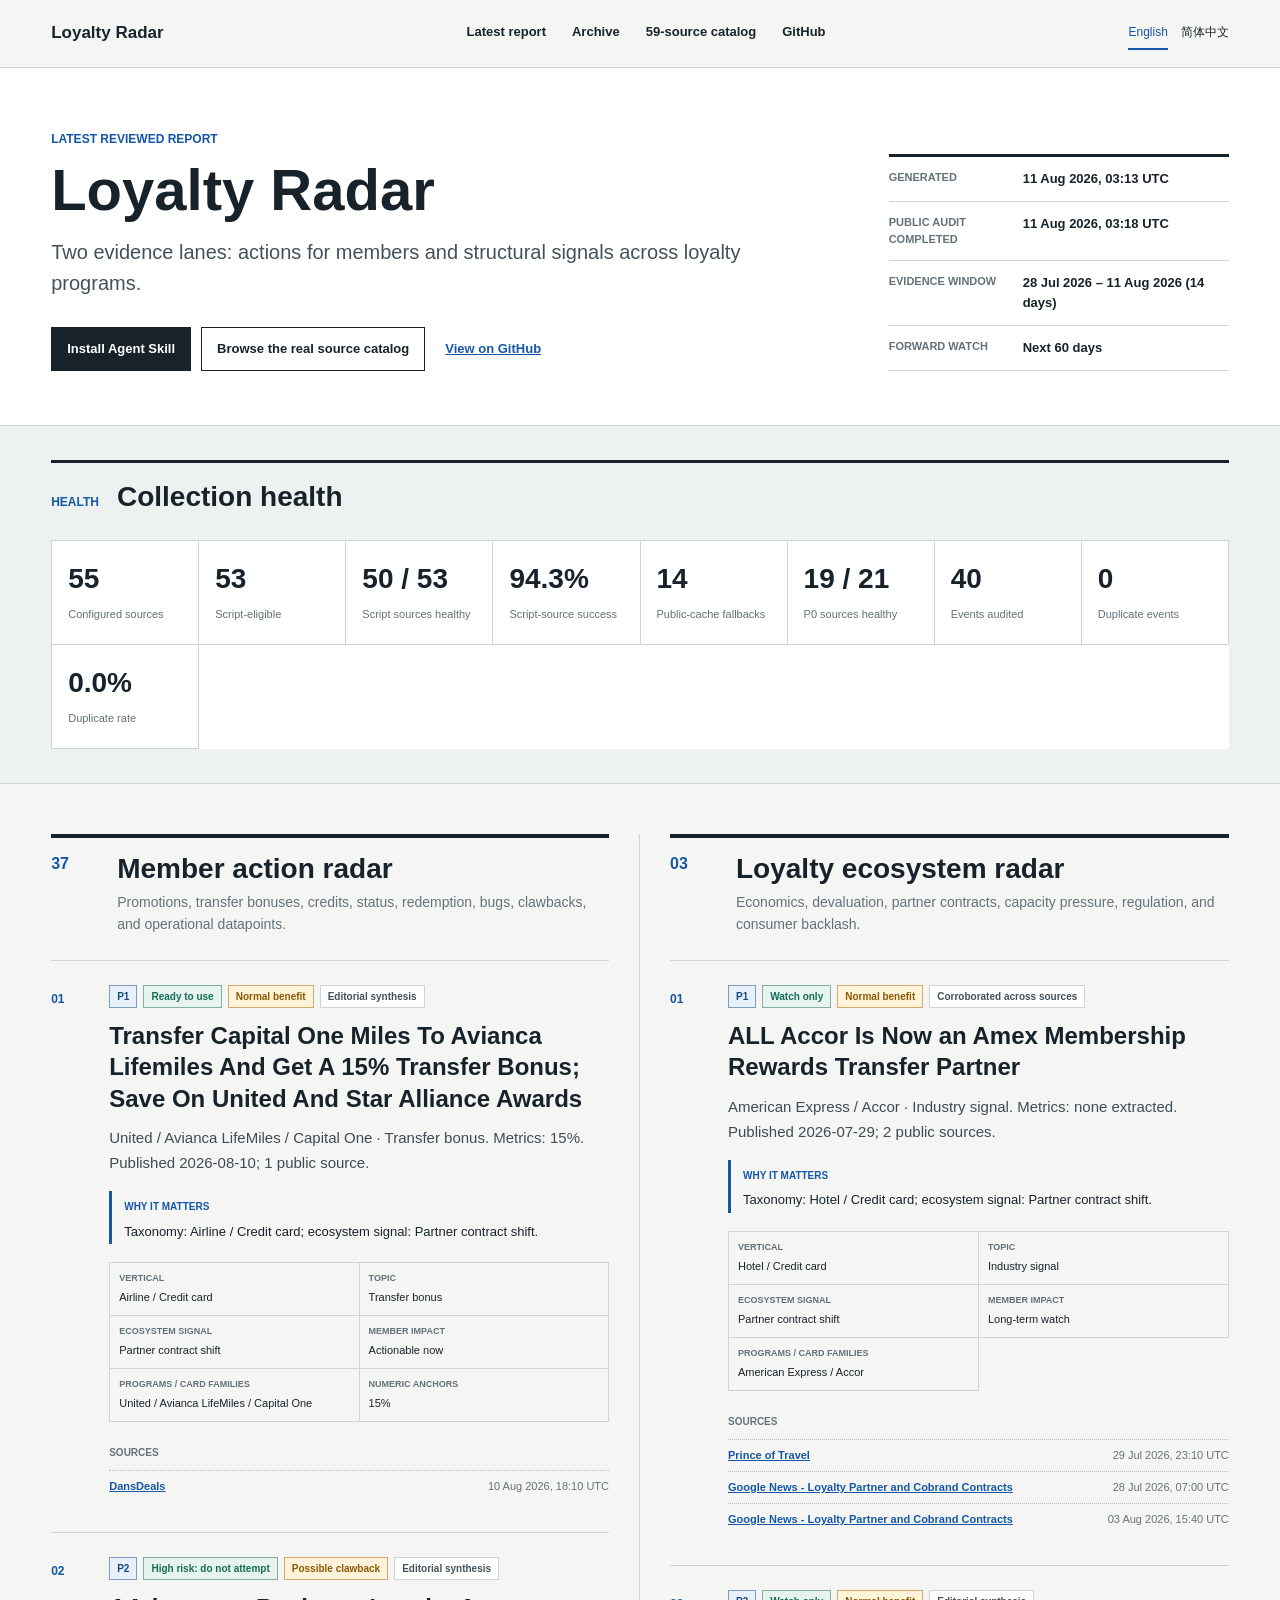
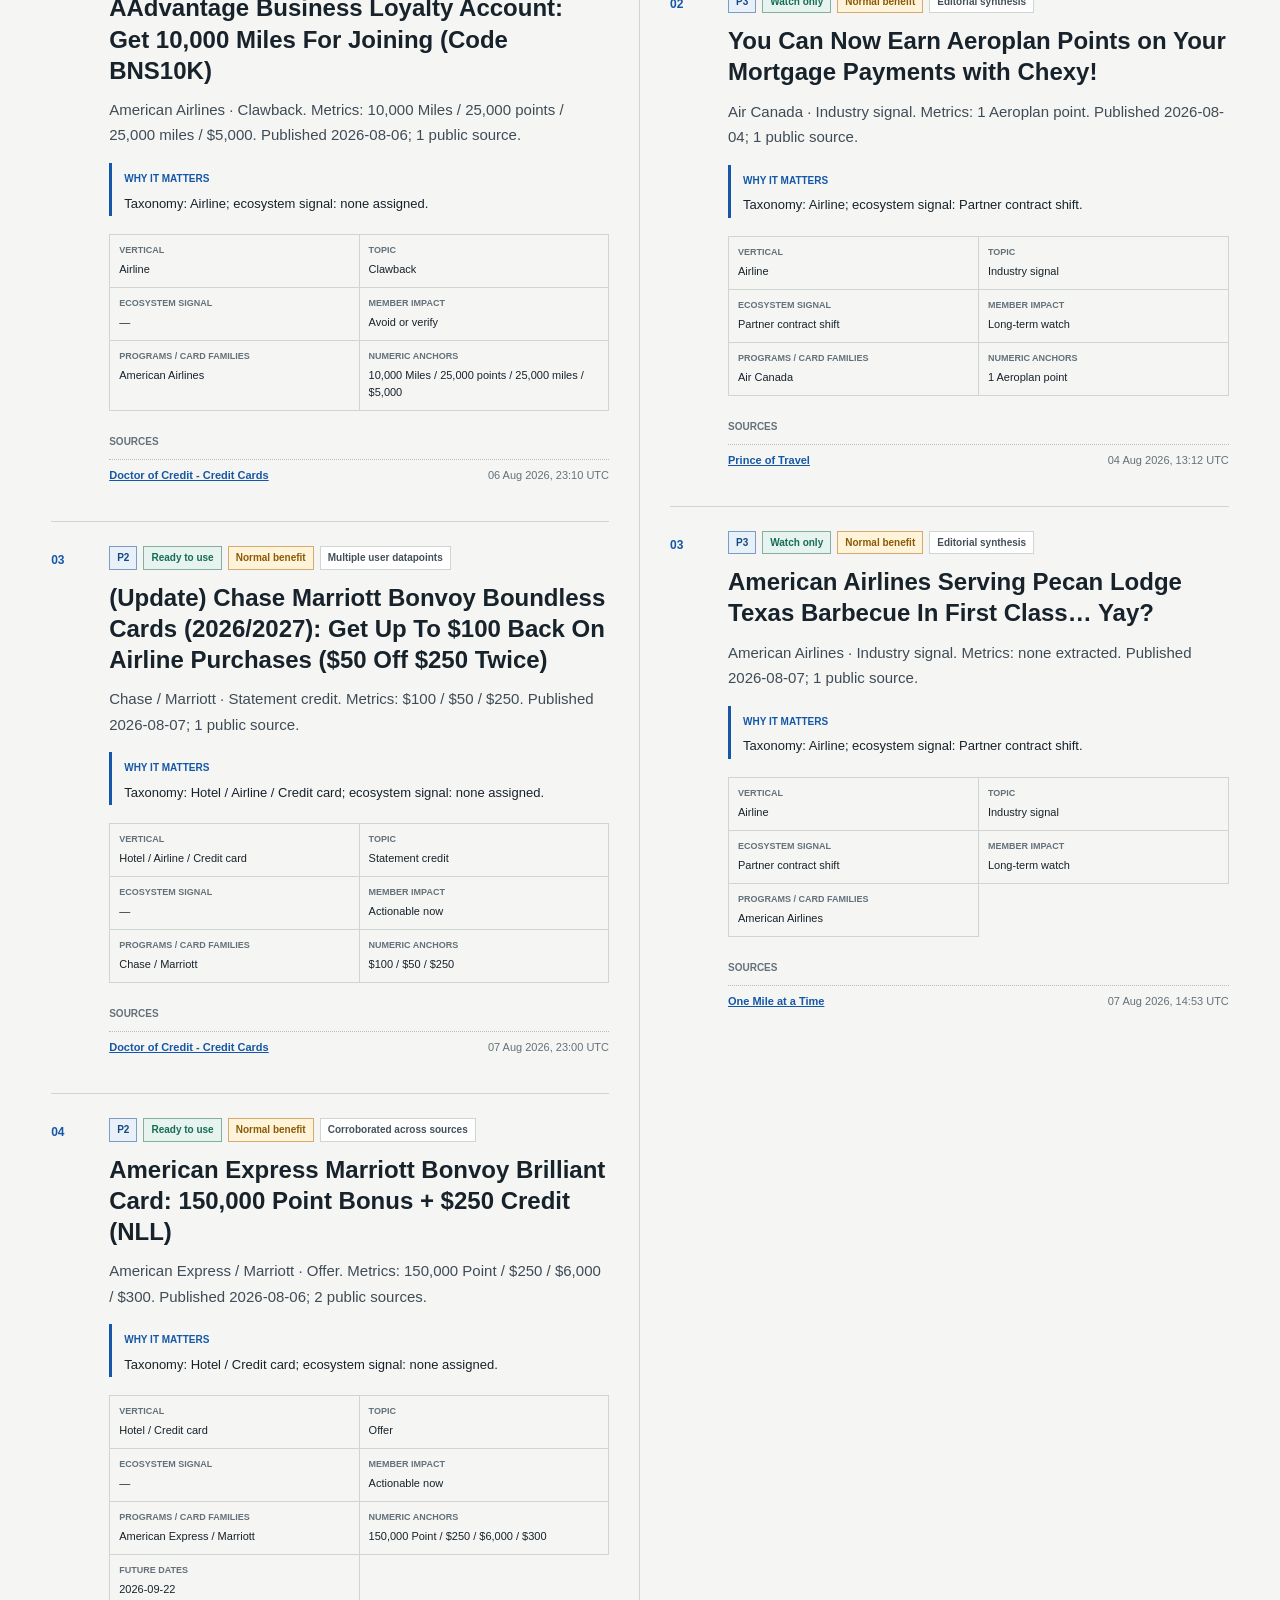
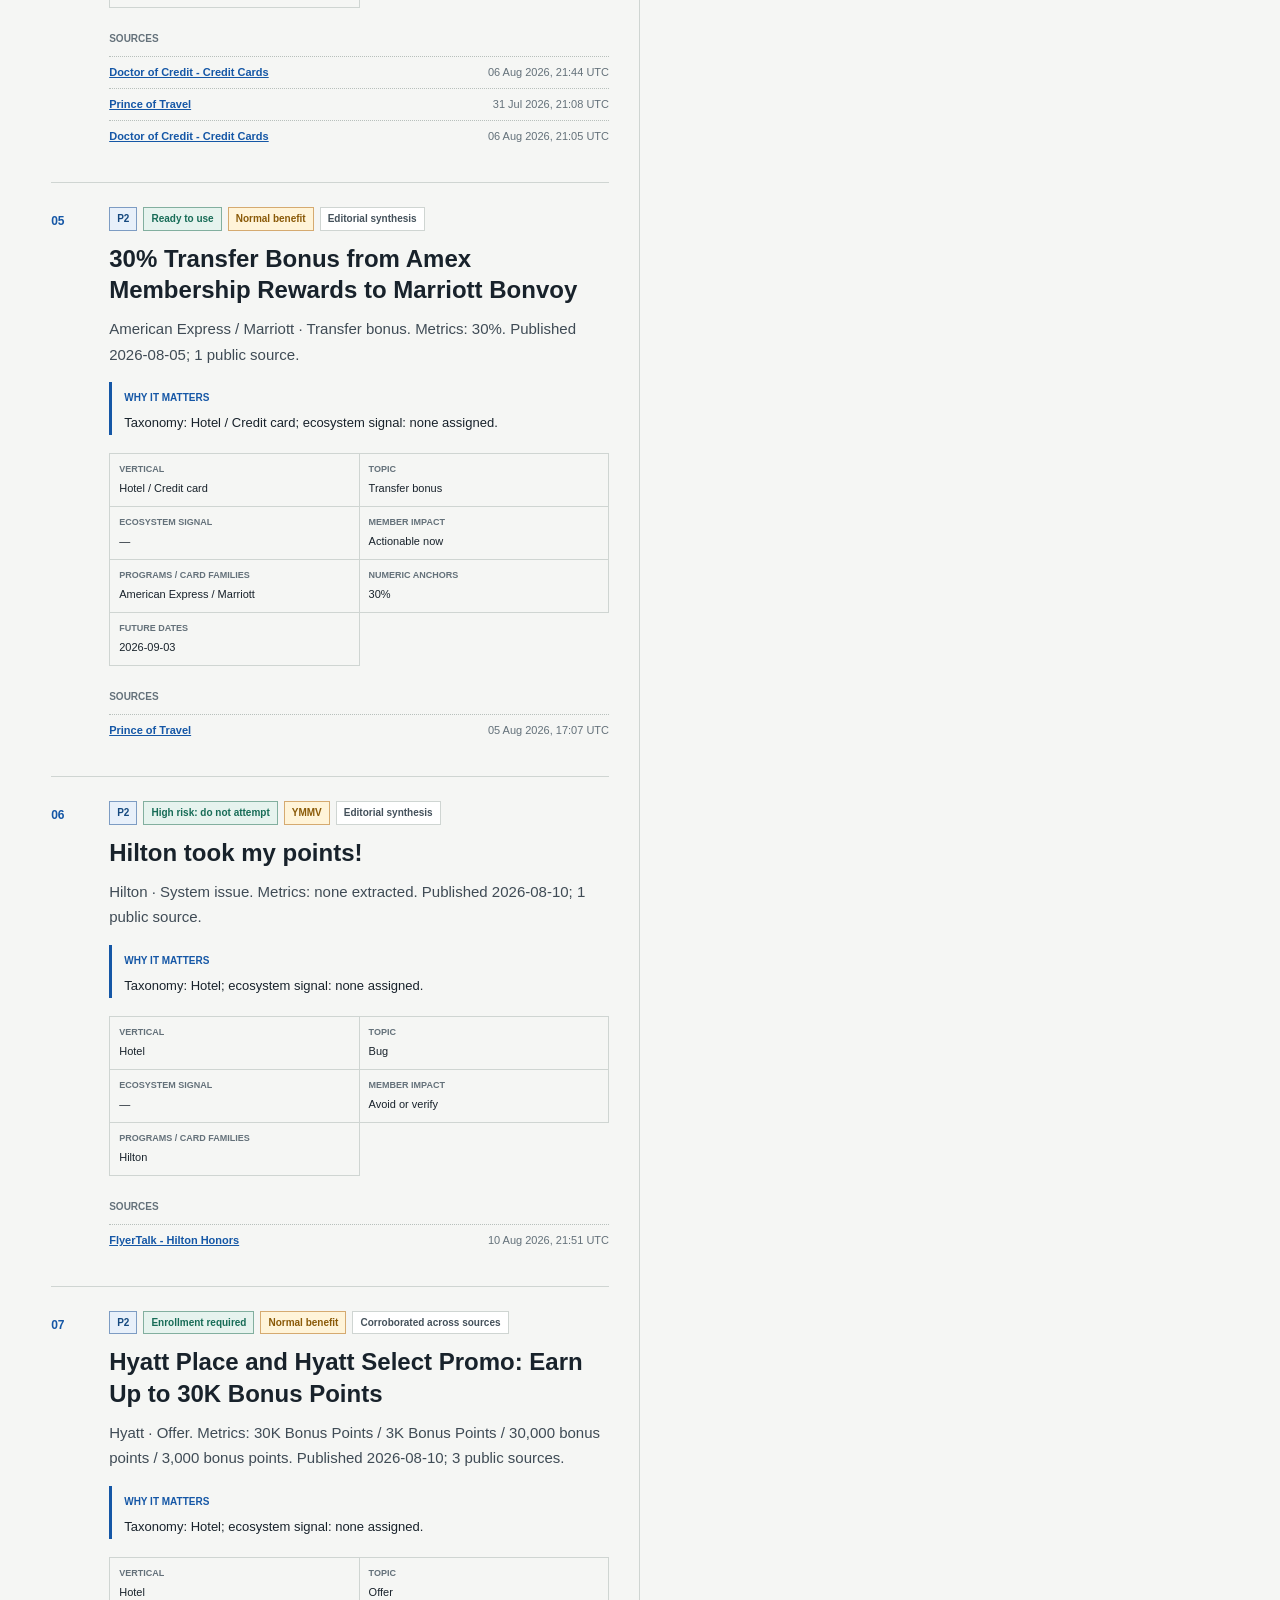
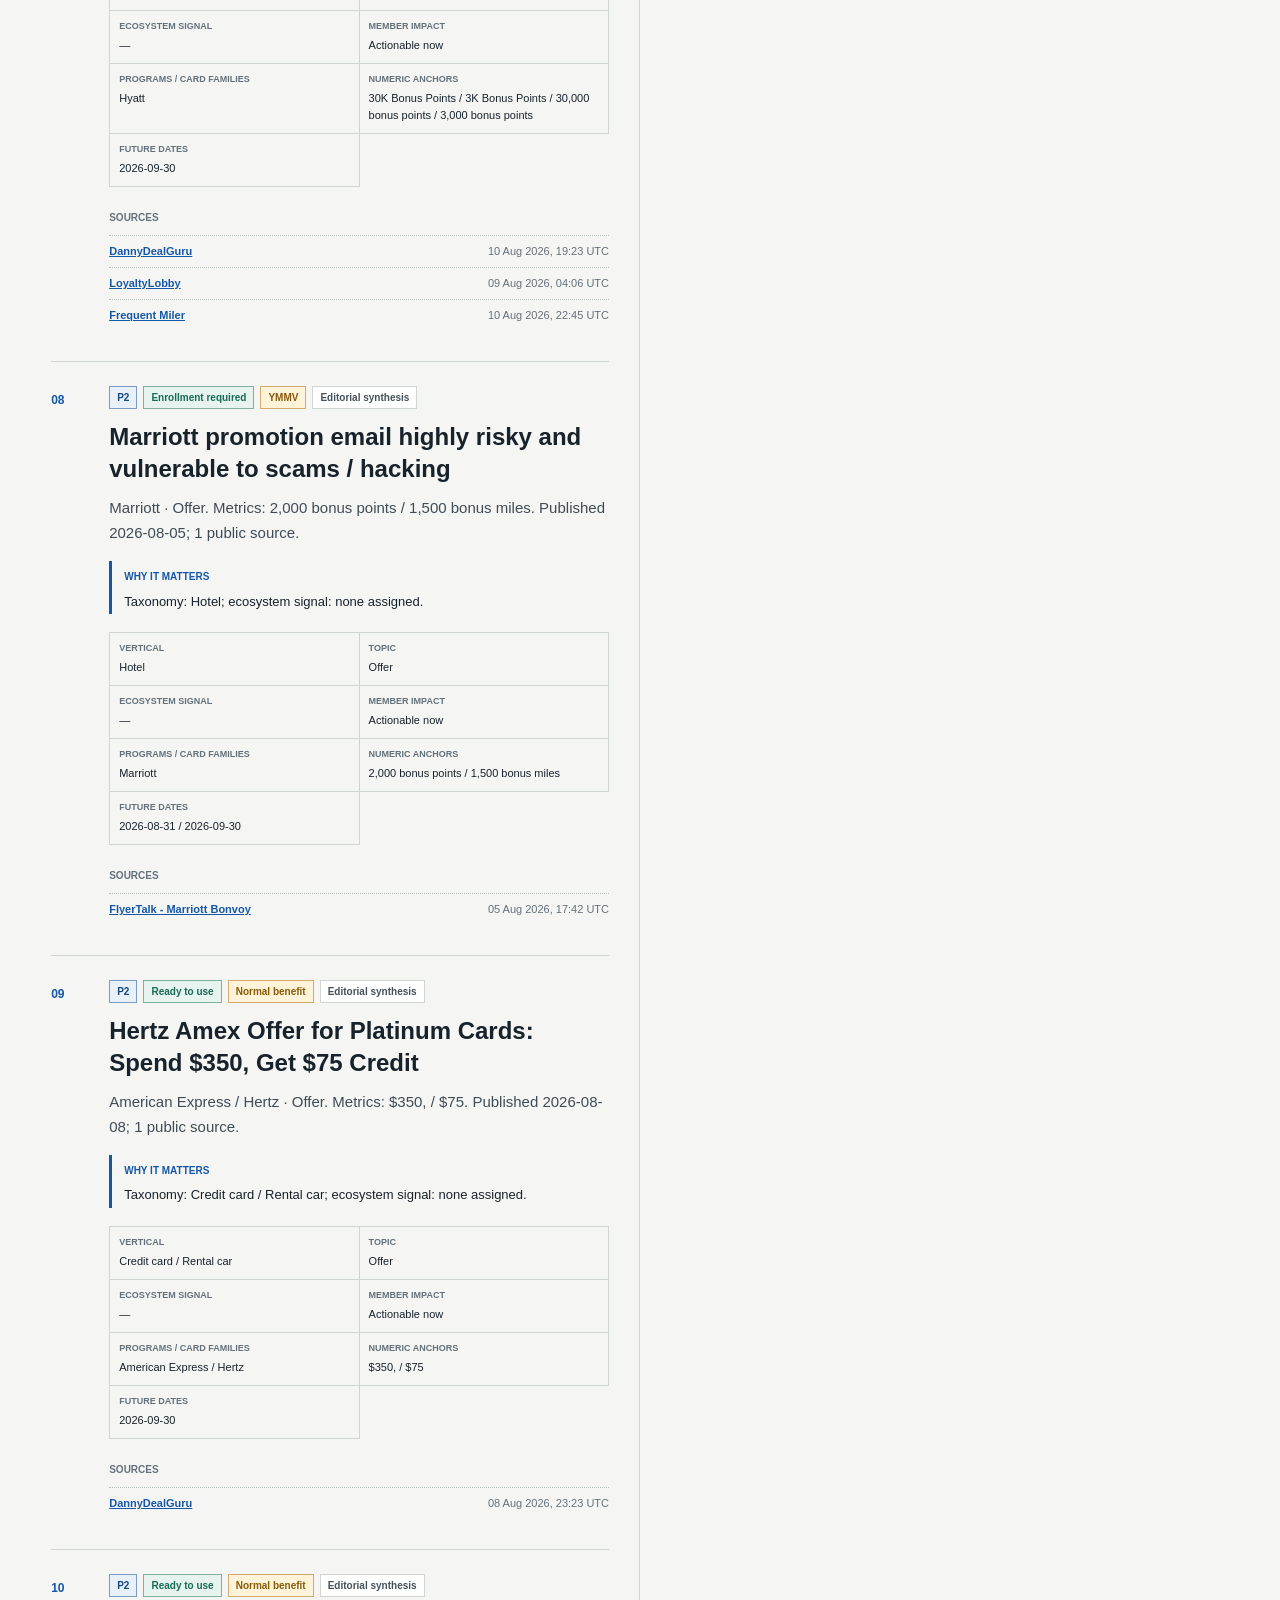
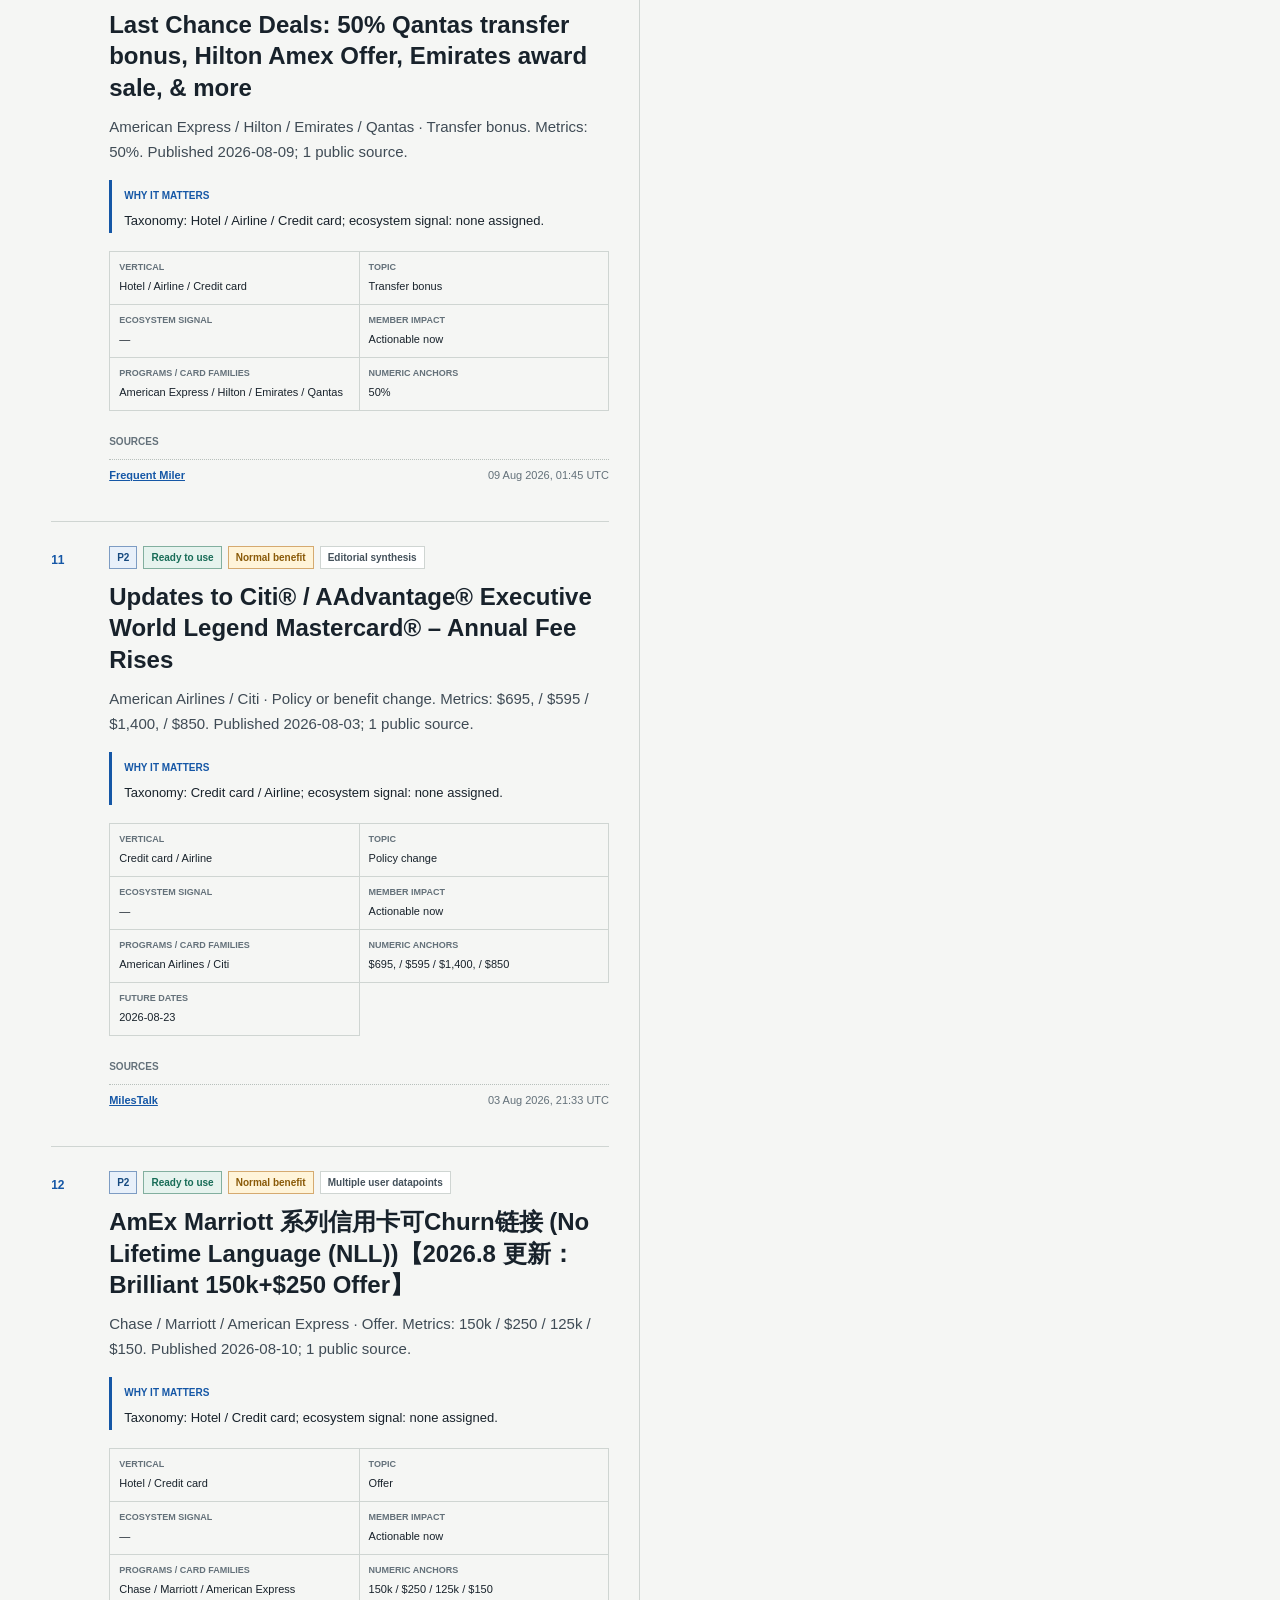
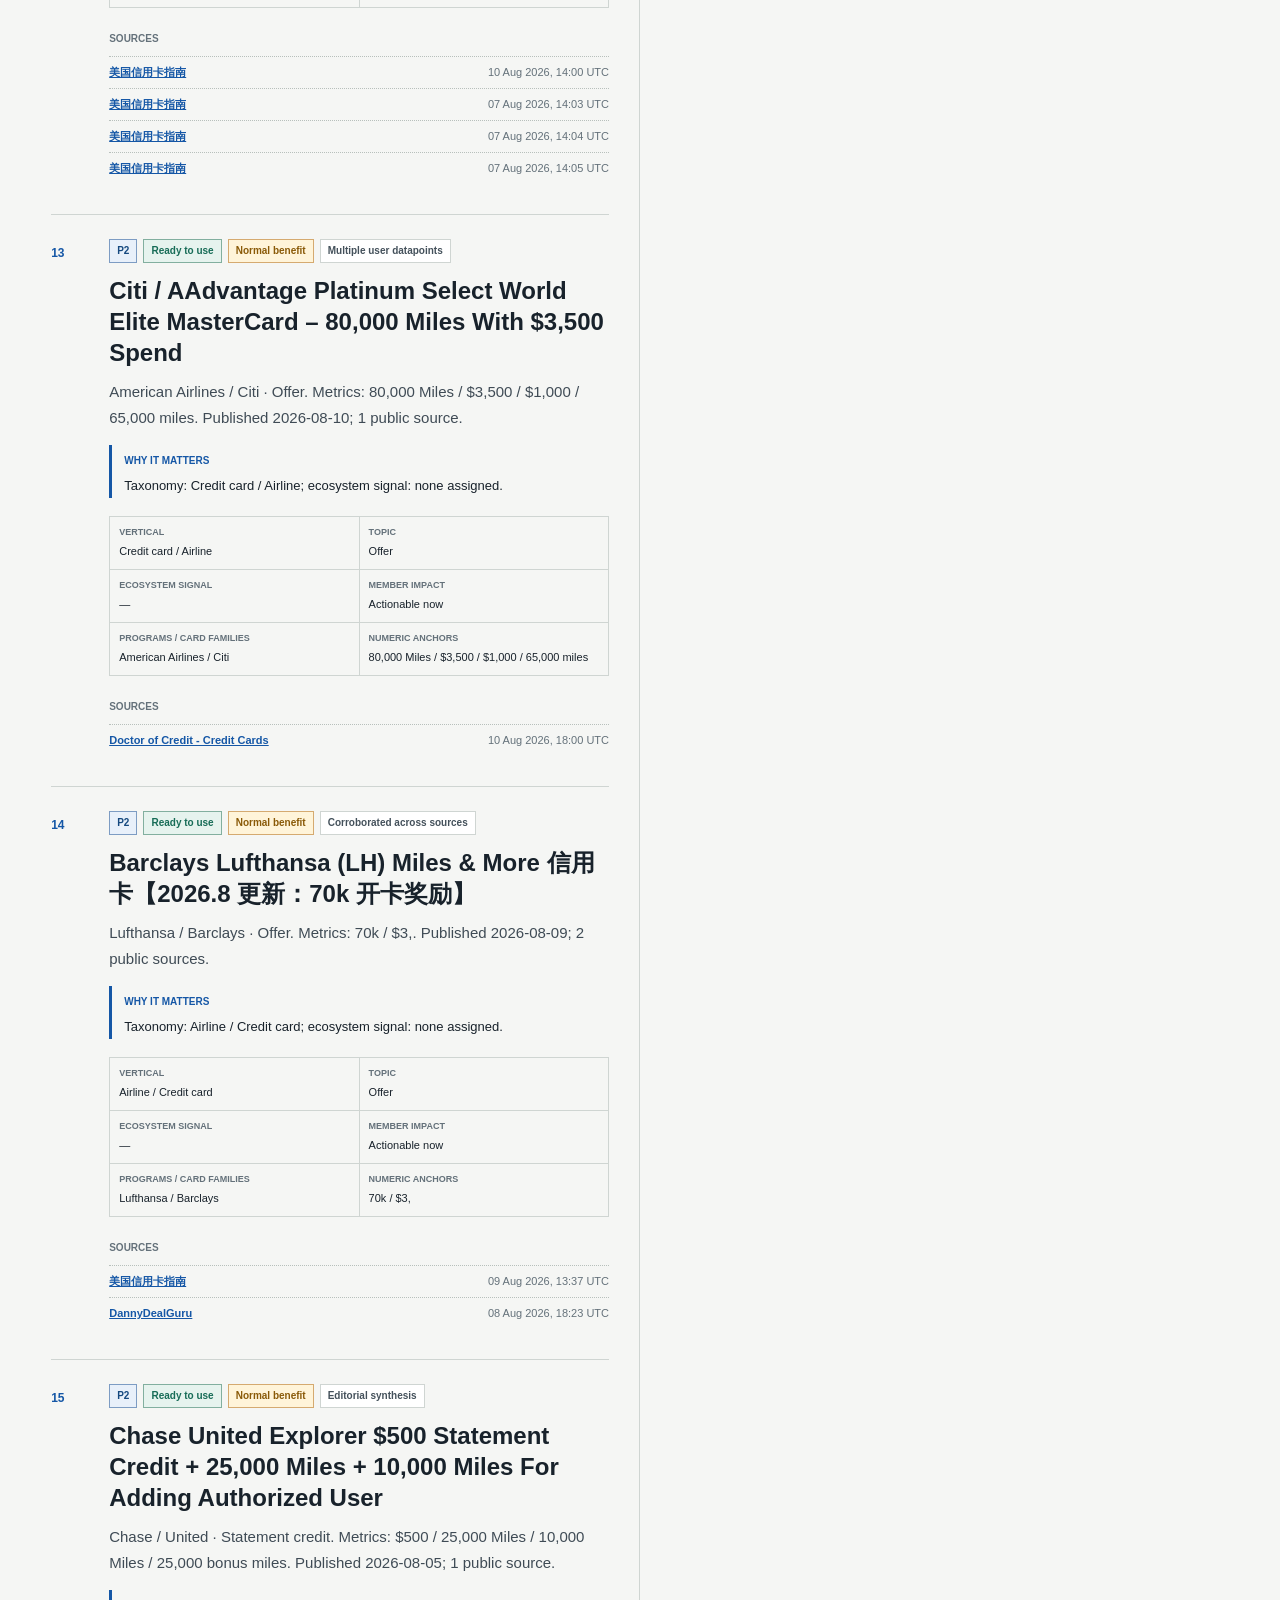
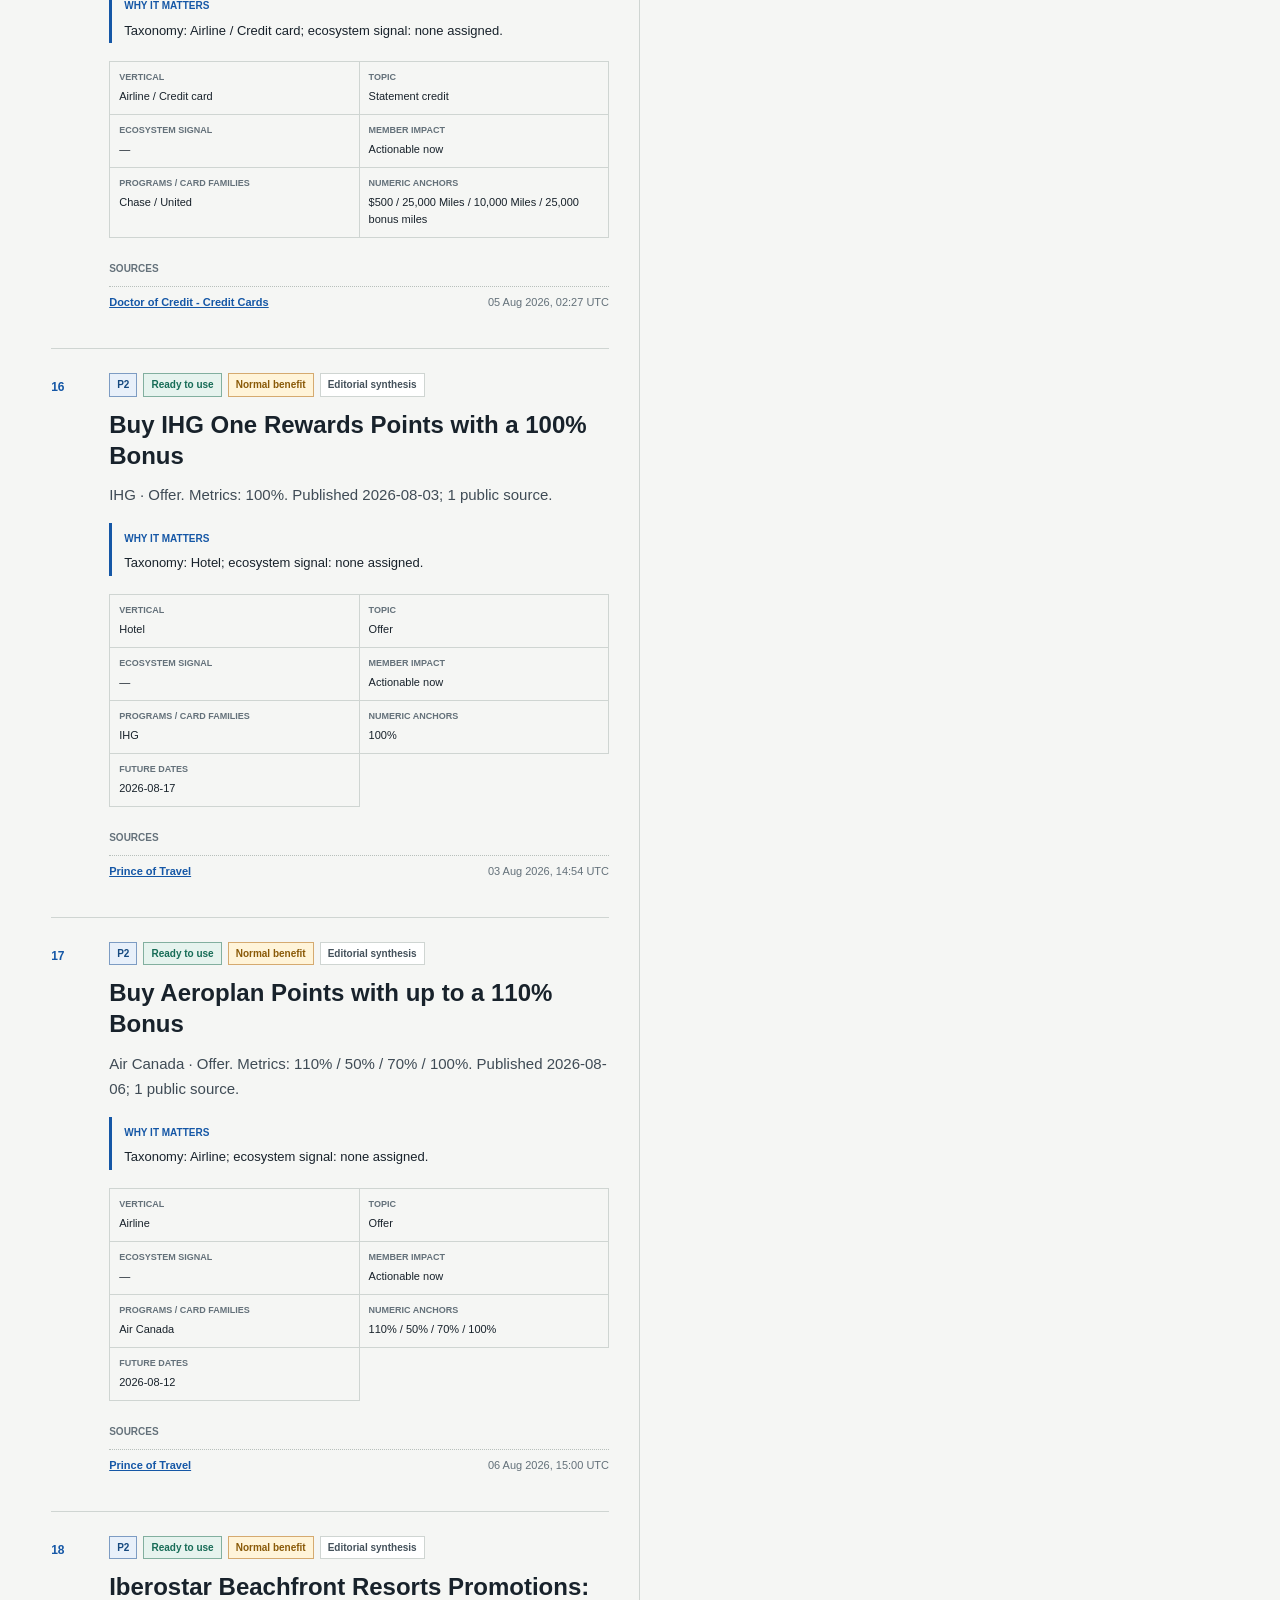
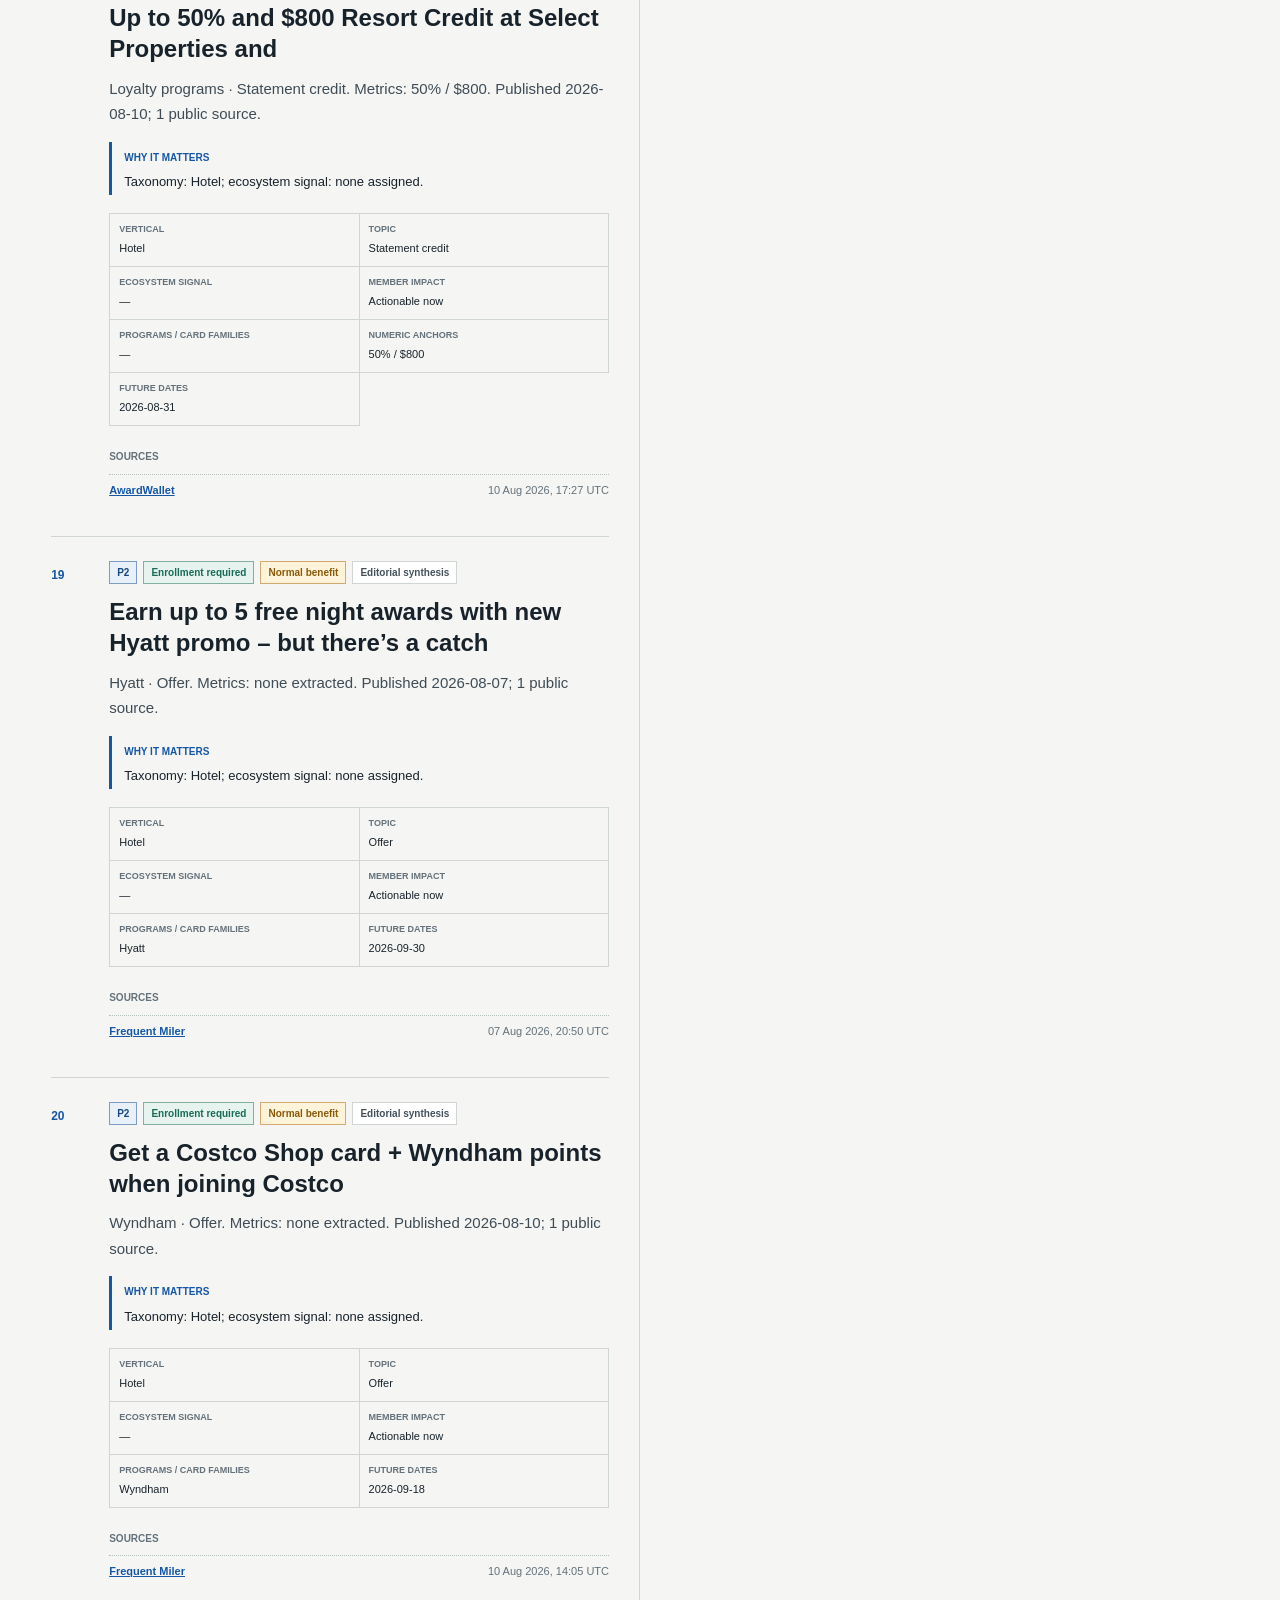
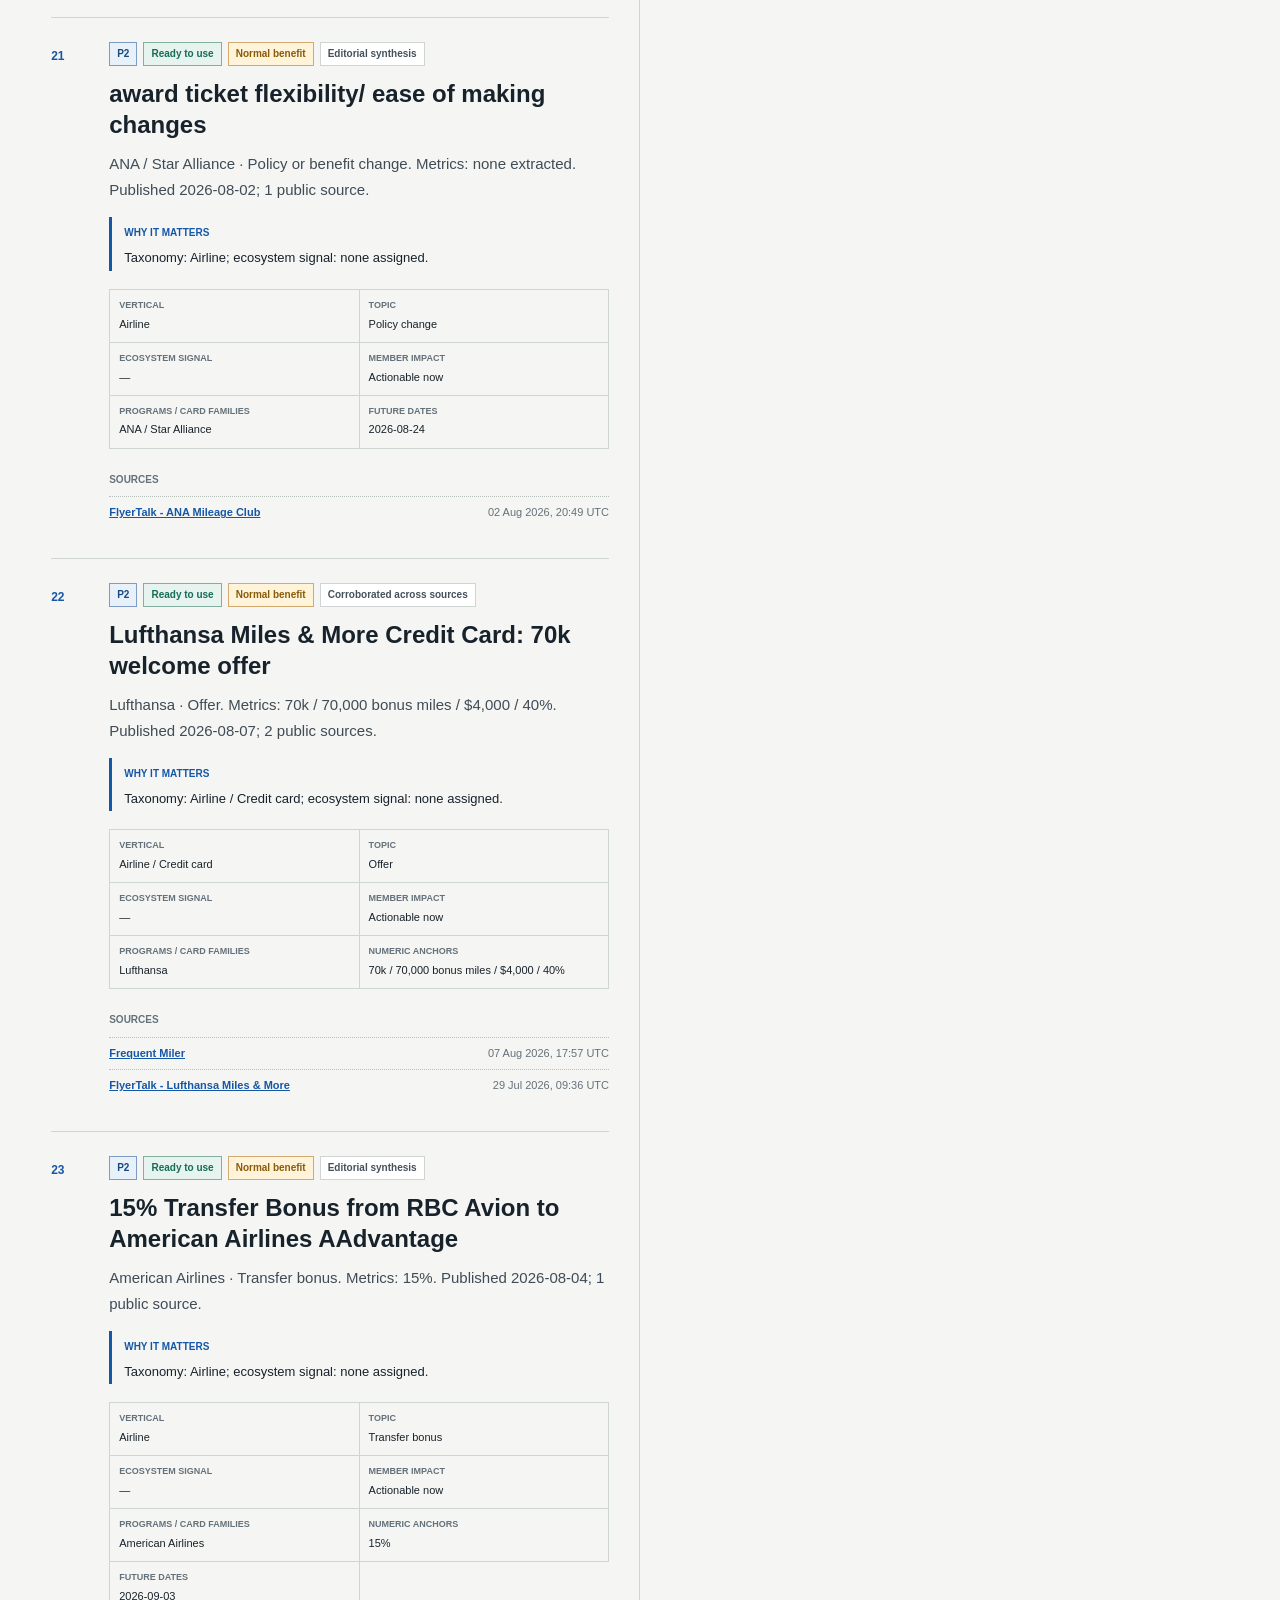
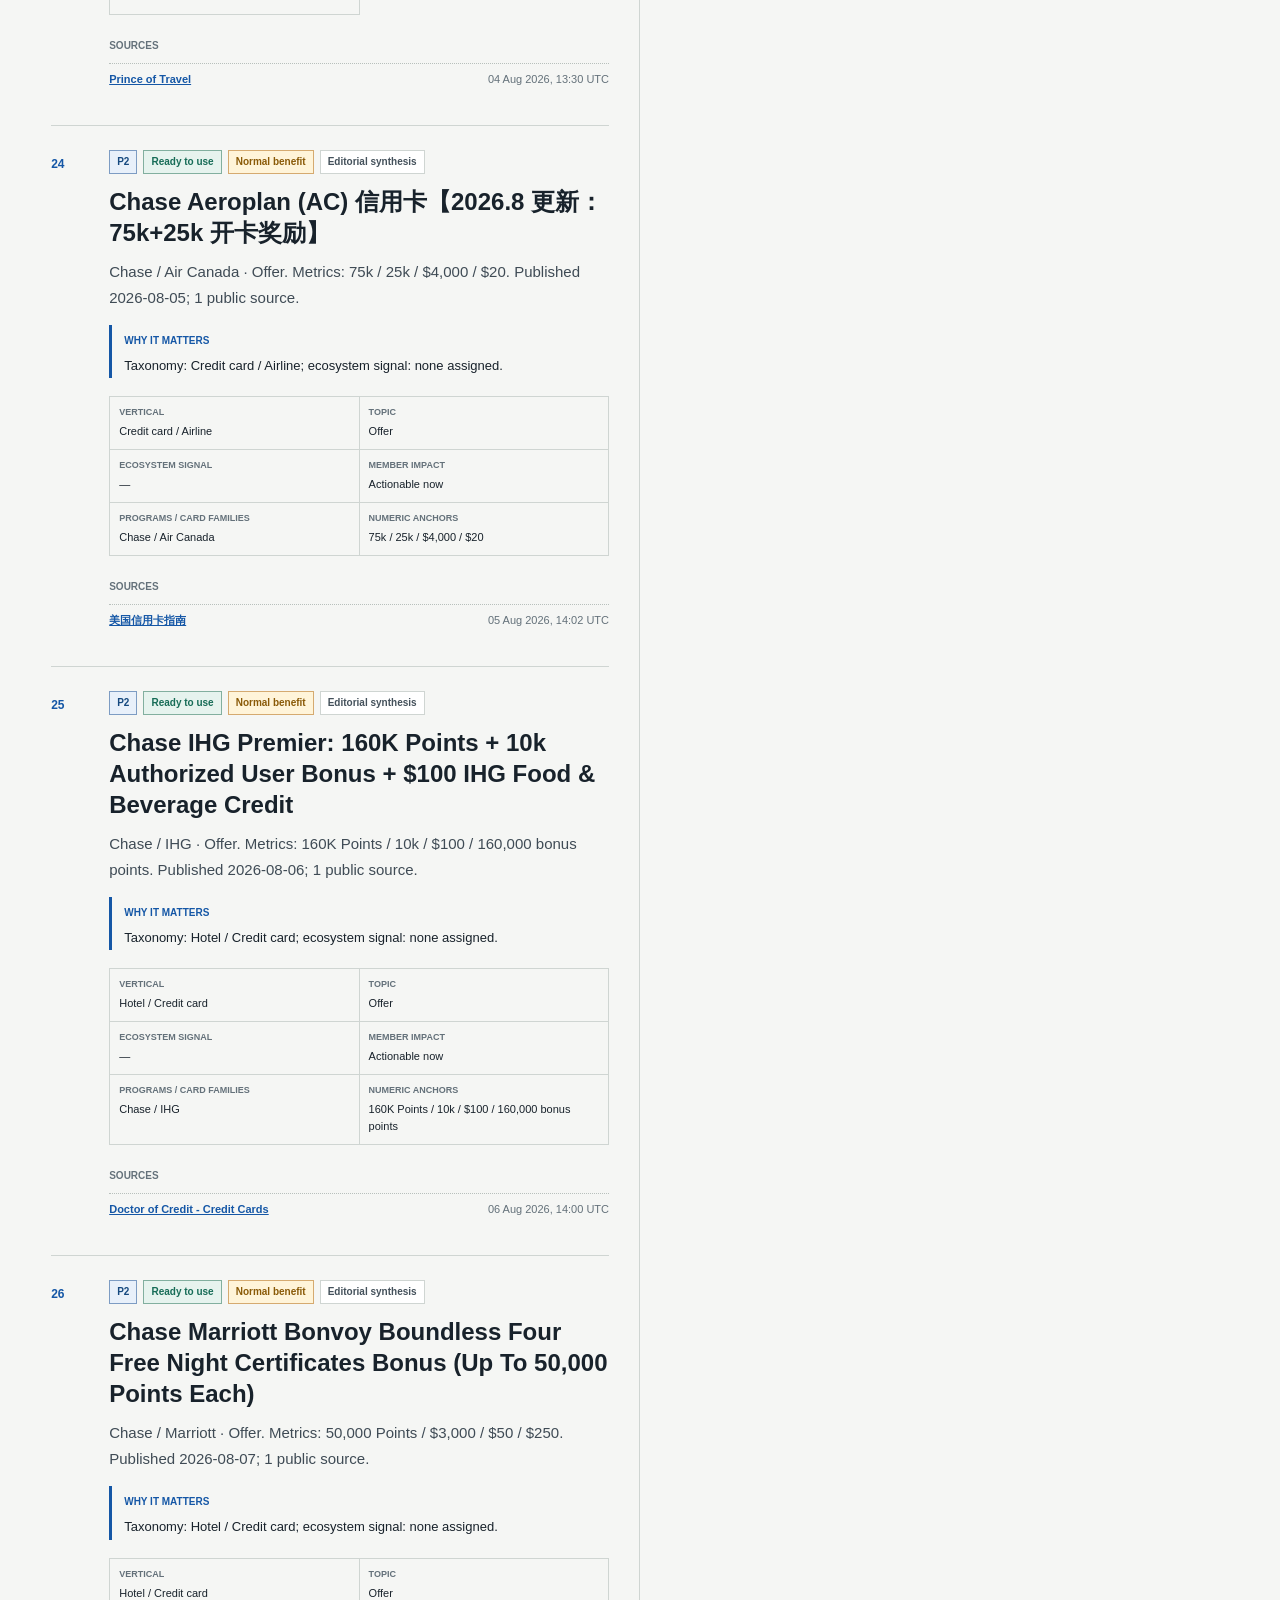
<file: docs/site/index.html>
<!doctype html>
<html lang="en"><head><meta charset="utf-8"><meta name="viewport" content="width=device-width,initial-scale=1">
<title>Loyalty Radar · Public reports</title><meta name="description" content="Reviewed, source-linked loyalty intelligence for members and the wider loyalty ecosystem.">
<meta property="og:type" content="website"><meta property="og:title" content="Loyalty Radar · Public reports"><meta property="og:description" content="Reviewed, source-linked loyalty intelligence for members and the wider loyalty ecosystem.">
<meta property="og:image" content="assets/social-preview.png"><link rel="icon" type="image/png" href="assets/icon-128.png">
<link rel="stylesheet" href="assets/site.css"></head><body data-page-locale="en">
<a class="skip-link" href="#content">Skip to content</a>
<header class="site-header"><a class="brand" href="en/">Loyalty Radar</a><nav class="primary-nav" aria-label="Primary navigation"><a href="en/">Latest report</a><a href="en/#archive">Archive</a><a href="en/sources/">59-source catalog</a><a href="https://github.com/lonelydoctor/loyalty-radar">GitHub</a></nav><nav class="language-switch" aria-label="Language / 语言"><a class="current" href="en/" hreflang="en">English</a><a class="" href="zh-CN/" hreflang="zh-CN">简体中文</a></nav></header>
<main id="content" class="report-page" data-report-state="published" data-report-contract="loyalty-radar-public-report/v1" data-report-id="2026-W33" data-window-hours="336" data-future-days="60">
<section class="report-hero published" data-layout-check><div class="hero-copy"><p class="eyebrow">Latest reviewed report</p><h1>Loyalty Radar</h1><p class="hero-subtitle" data-critical-text>Two evidence lanes: actions for members and structural signals across loyalty programs.</p><div class="cta-row" data-layout-check><a class="button primary" href="https://github.com/lonelydoctor/loyalty-radar#30-second-quick-start">Install Agent Skill</a><a class="button secondary" href="en/sources/">Browse the real source catalog</a><a class="text-link" href="https://github.com/lonelydoctor/loyalty-radar">View on GitHub</a></div></div><dl class="report-meta"><div><dt>Generated</dt><dd><time datetime="2026-08-11T03:13:51.833913+00:00">11 Aug 2026, 03:13 UTC</time></dd></div><div><dt>Public audit completed</dt><dd><time datetime="2026-08-11T03:18:02+00:00">11 Aug 2026, 03:18 UTC</time></dd></div><div><dt>Evidence window</dt><dd>28 Jul 2026 – 11 Aug 2026 (14 days)</dd></div><div><dt>Forward watch</dt><dd>Next 60 days</dd></div></dl></section>
<section class="health-band" aria-labelledby="health-title" data-layout-check><div class="section-heading compact"><p class="eyebrow">Health</p><h2 id="health-title">Collection health</h2></div><div class="health-grid"><div class="health-metric" data-health="configured_sources"><strong>55</strong><span>Configured sources</span></div><div class="health-metric" data-health="script_eligible_sources"><strong>53</strong><span>Script-eligible</span></div><div class="health-metric" data-health="script_ok_sources"><strong>50 / 53</strong><span>Script sources healthy</span></div><div class="health-metric" data-health="script_ok_rate"><strong>94.3%</strong><span>Script-source success</span></div><div class="health-metric" data-health="fallback_sources"><strong>14</strong><span>Public-cache fallbacks</span></div><div class="health-metric" data-health="p0_ok_sources"><strong>19 / 21</strong><span>P0 sources healthy</span></div><div class="health-metric" data-health="events_checked"><strong>40</strong><span>Events audited</span></div><div class="health-metric" data-health="duplicate_events"><strong>0</strong><span>Duplicate events</span></div><div class="health-metric" data-health="duplicate_rate"><strong>0.0%</strong><span>Duplicate rate</span></div></div></section><section class="lane-grid" data-layout-check><section class="lane lane-c-end" aria-labelledby="lane-c-end"><div class="lane-heading"><span>37</span><div><h2 id="lane-c-end">Member action radar</h2><p>Promotions, transfer bonuses, credits, status, redemption, bugs, clawbacks, and operational datapoints.</p></div></div><article class="event" data-event-id="4099c151d3b982" data-event-locale="en" data-layout-check>
<div class="event-sequence">01</div><div class="event-content"><div class="badges"><span class="badge priority">P1</span><span class="badge action">Ready to use</span><span class="badge risk">Normal benefit</span><span class="badge confidence">Editorial synthesis</span></div>
<h3 class="event-title" data-critical-text>Transfer Capital One Miles To Avianca Lifemiles And Get A 15% Transfer Bonus; Save On United And Star Alliance Awards</h3><p class="event-summary">United / Avianca LifeMiles / Capital One · Transfer bonus. Metrics: 15%. Published 2026-08-10; 1 public source.</p>
<div class="why"><span>Why it matters</span><p>Taxonomy: Airline / Credit card; ecosystem signal: Partner contract shift.</p></div>
<dl class="event-facts"><div><dt>Vertical</dt><dd>Airline / Credit card</dd></div><div><dt>Topic</dt><dd>Transfer bonus</dd></div><div><dt>Ecosystem signal</dt><dd>Partner contract shift</dd></div><div><dt>Member impact</dt><dd>Actionable now</dd></div><div><dt>Programs / card families</dt><dd>United / Avianca LifeMiles / Capital One</dd></div><div class="event-extra"><dt>Numeric anchors</dt><dd>15%</dd></div></dl>
<div class="source-block"><span class="source-label">Sources</span><ol><li><a class="source-reference" href="https://www.dansdeals.com/points-travel/milespoints/transfer-capital-one-miles-to-avianca-lifemiles-and-get-a-15-transfer-bonus-save-on-united-and-star-alliance-awards/" target="_blank" rel="noreferrer">DansDeals</a><time datetime="2026-08-10T18:10:33+00:00">10 Aug 2026, 18:10 UTC</time></li></ol></div></div></article><article class="event" data-event-id="91c8ef8317763e" data-event-locale="en" data-layout-check>
<div class="event-sequence">02</div><div class="event-content"><div class="badges"><span class="badge priority">P2</span><span class="badge action">High risk: do not attempt</span><span class="badge risk">Possible clawback</span><span class="badge confidence">Editorial synthesis</span></div>
<h3 class="event-title" data-critical-text>AAdvantage Business Loyalty Account: Get 10,000 Miles For Joining (Code BNS10K)</h3><p class="event-summary">American Airlines · Clawback. Metrics: 10,000 Miles / 25,000 points / 25,000 miles / $5,000. Published 2026-08-06; 1 public source.</p>
<div class="why"><span>Why it matters</span><p>Taxonomy: Airline; ecosystem signal: none assigned.</p></div>
<dl class="event-facts"><div><dt>Vertical</dt><dd>Airline</dd></div><div><dt>Topic</dt><dd>Clawback</dd></div><div><dt>Ecosystem signal</dt><dd>—</dd></div><div><dt>Member impact</dt><dd>Avoid or verify</dd></div><div><dt>Programs / card families</dt><dd>American Airlines</dd></div><div class="event-extra"><dt>Numeric anchors</dt><dd>10,000 Miles / 25,000 points / 25,000 miles / $5,000</dd></div></dl>
<div class="source-block"><span class="source-label">Sources</span><ol><li><a class="source-reference" href="https://www.doctorofcredit.com/aadvantage-business-loyalty-account-get-10000-miles-for-joining-code-bns10k/" target="_blank" rel="noreferrer">Doctor of Credit - Credit Cards</a><time datetime="2026-08-06T23:10:24+00:00">06 Aug 2026, 23:10 UTC</time></li></ol></div></div></article><article class="event" data-event-id="f3af84bd4ef605" data-event-locale="en" data-layout-check>
<div class="event-sequence">03</div><div class="event-content"><div class="badges"><span class="badge priority">P2</span><span class="badge action">Ready to use</span><span class="badge risk">Normal benefit</span><span class="badge confidence">Multiple user datapoints</span></div>
<h3 class="event-title" data-critical-text>(Update) Chase Marriott Bonvoy Boundless Cards (2026/2027): Get Up To $100 Back On Airline Purchases ($50 Off $250 Twice)</h3><p class="event-summary">Chase / Marriott · Statement credit. Metrics: $100 / $50 / $250. Published 2026-08-07; 1 public source.</p>
<div class="why"><span>Why it matters</span><p>Taxonomy: Hotel / Airline / Credit card; ecosystem signal: none assigned.</p></div>
<dl class="event-facts"><div><dt>Vertical</dt><dd>Hotel / Airline / Credit card</dd></div><div><dt>Topic</dt><dd>Statement credit</dd></div><div><dt>Ecosystem signal</dt><dd>—</dd></div><div><dt>Member impact</dt><dd>Actionable now</dd></div><div><dt>Programs / card families</dt><dd>Chase / Marriott</dd></div><div class="event-extra"><dt>Numeric anchors</dt><dd>$100 / $50 / $250</dd></div></dl>
<div class="source-block"><span class="source-label">Sources</span><ol><li><a class="source-reference" href="https://www.doctorofcredit.com/chase-marriott-bonvoy-boundless-cards-2026-get-up-to-100-back-on-airline-purchases-50-off-250-twice/" target="_blank" rel="noreferrer">Doctor of Credit - Credit Cards</a><time datetime="2026-08-07T23:00:05+00:00">07 Aug 2026, 23:00 UTC</time></li></ol></div></div></article><article class="event" data-event-id="428fb8c166bf7d" data-event-locale="en" data-layout-check>
<div class="event-sequence">04</div><div class="event-content"><div class="badges"><span class="badge priority">P2</span><span class="badge action">Ready to use</span><span class="badge risk">Normal benefit</span><span class="badge confidence">Corroborated across sources</span></div>
<h3 class="event-title" data-critical-text>American Express Marriott Bonvoy Brilliant Card: 150,000 Point Bonus + $250 Credit (NLL)</h3><p class="event-summary">American Express / Marriott · Offer. Metrics: 150,000 Point / $250 / $6,000 / $300. Published 2026-08-06; 2 public sources.</p>
<div class="why"><span>Why it matters</span><p>Taxonomy: Hotel / Credit card; ecosystem signal: none assigned.</p></div>
<dl class="event-facts"><div><dt>Vertical</dt><dd>Hotel / Credit card</dd></div><div><dt>Topic</dt><dd>Offer</dd></div><div><dt>Ecosystem signal</dt><dd>—</dd></div><div><dt>Member impact</dt><dd>Actionable now</dd></div><div><dt>Programs / card families</dt><dd>American Express / Marriott</dd></div><div class="event-extra"><dt>Numeric anchors</dt><dd>150,000 Point / $250 / $6,000 / $300</dd></div><div class="event-extra"><dt>Future dates</dt><dd>2026-09-22</dd></div></dl>
<div class="source-block"><span class="source-label">Sources</span><ol><li><a class="source-reference" href="https://www.doctorofcredit.com/american-express-marriott-bonvoy-brilliant-card-150000-point-bonus-250-credit-nll/" target="_blank" rel="noreferrer">Doctor of Credit - Credit Cards</a><time datetime="2026-08-06T21:44:12+00:00">06 Aug 2026, 21:44 UTC</time></li><li><a class="source-reference" href="https://princeoftravel.com/deals/amex-bonvoy-cards-offer/" target="_blank" rel="noreferrer">Prince of Travel</a><time datetime="2026-07-31T21:08:47+00:00">31 Jul 2026, 21:08 UTC</time></li><li><a class="source-reference" href="https://www.doctorofcredit.com/american-express-marriott-bonvoy-bevy-card-125000-point-bonus-150-credit-nll/" target="_blank" rel="noreferrer">Doctor of Credit - Credit Cards</a><time datetime="2026-08-06T21:05:33+00:00">06 Aug 2026, 21:05 UTC</time></li></ol></div></div></article><article class="event" data-event-id="bda73c412c9c6e" data-event-locale="en" data-layout-check>
<div class="event-sequence">05</div><div class="event-content"><div class="badges"><span class="badge priority">P2</span><span class="badge action">Ready to use</span><span class="badge risk">Normal benefit</span><span class="badge confidence">Editorial synthesis</span></div>
<h3 class="event-title" data-critical-text>30% Transfer Bonus from Amex Membership Rewards to Marriott Bonvoy</h3><p class="event-summary">American Express / Marriott · Transfer bonus. Metrics: 30%. Published 2026-08-05; 1 public source.</p>
<div class="why"><span>Why it matters</span><p>Taxonomy: Hotel / Credit card; ecosystem signal: none assigned.</p></div>
<dl class="event-facts"><div><dt>Vertical</dt><dd>Hotel / Credit card</dd></div><div><dt>Topic</dt><dd>Transfer bonus</dd></div><div><dt>Ecosystem signal</dt><dd>—</dd></div><div><dt>Member impact</dt><dd>Actionable now</dd></div><div><dt>Programs / card families</dt><dd>American Express / Marriott</dd></div><div class="event-extra"><dt>Numeric anchors</dt><dd>30%</dd></div><div class="event-extra"><dt>Future dates</dt><dd>2026-09-03</dd></div></dl>
<div class="source-block"><span class="source-label">Sources</span><ol><li><a class="source-reference" href="https://princeoftravel.com/deals/amex-mr-marriott-bonvoy-transfer-bonus/" target="_blank" rel="noreferrer">Prince of Travel</a><time datetime="2026-08-05T17:07:21+00:00">05 Aug 2026, 17:07 UTC</time></li></ol></div></div></article><article class="event" data-event-id="d78b733a8b1a50" data-event-locale="en" data-layout-check>
<div class="event-sequence">06</div><div class="event-content"><div class="badges"><span class="badge priority">P2</span><span class="badge action">High risk: do not attempt</span><span class="badge risk">YMMV</span><span class="badge confidence">Editorial synthesis</span></div>
<h3 class="event-title" data-critical-text>Hilton took my points!</h3><p class="event-summary">Hilton · System issue. Metrics: none extracted. Published 2026-08-10; 1 public source.</p>
<div class="why"><span>Why it matters</span><p>Taxonomy: Hotel; ecosystem signal: none assigned.</p></div>
<dl class="event-facts"><div><dt>Vertical</dt><dd>Hotel</dd></div><div><dt>Topic</dt><dd>Bug</dd></div><div><dt>Ecosystem signal</dt><dd>—</dd></div><div><dt>Member impact</dt><dd>Avoid or verify</dd></div><div><dt>Programs / card families</dt><dd>Hilton</dd></div></dl>
<div class="source-block"><span class="source-label">Sources</span><ol><li><a class="source-reference" href="https://www.flyertalk.com/forum/hilton-hilton-honors/2222036-hilton-took-my-points.html" target="_blank" rel="noreferrer">FlyerTalk - Hilton Honors</a><time datetime="2026-08-10T21:51:19+00:00">10 Aug 2026, 21:51 UTC</time></li></ol></div></div></article><article class="event" data-event-id="e130a0150ba76f" data-event-locale="en" data-layout-check>
<div class="event-sequence">07</div><div class="event-content"><div class="badges"><span class="badge priority">P2</span><span class="badge action">Enrollment required</span><span class="badge risk">Normal benefit</span><span class="badge confidence">Corroborated across sources</span></div>
<h3 class="event-title" data-critical-text>Hyatt Place and Hyatt Select Promo: Earn Up to 30K Bonus Points</h3><p class="event-summary">Hyatt · Offer. Metrics: 30K Bonus Points / 3K Bonus Points / 30,000 bonus points / 3,000 bonus points. Published 2026-08-10; 3 public sources.</p>
<div class="why"><span>Why it matters</span><p>Taxonomy: Hotel; ecosystem signal: none assigned.</p></div>
<dl class="event-facts"><div><dt>Vertical</dt><dd>Hotel</dd></div><div><dt>Topic</dt><dd>Offer</dd></div><div><dt>Ecosystem signal</dt><dd>—</dd></div><div><dt>Member impact</dt><dd>Actionable now</dd></div><div><dt>Programs / card families</dt><dd>Hyatt</dd></div><div class="event-extra"><dt>Numeric anchors</dt><dd>30K Bonus Points / 3K Bonus Points / 30,000 bonus points / 3,000 bonus points</dd></div><div class="event-extra"><dt>Future dates</dt><dd>2026-09-30</dd></div></dl>
<div class="source-block"><span class="source-label">Sources</span><ol><li><a class="source-reference" href="https://dannydealguru.com/hyatt-place-3000-bonus-points-promotion/" target="_blank" rel="noreferrer">DannyDealGuru</a><time datetime="2026-08-10T19:23:09+00:00">10 Aug 2026, 19:23 UTC</time></li><li><a class="source-reference" href="https://loyaltylobby.com/2026/08/09/extended-world-of-hyatt-up-to-30000-bonus-points-for-hyatt-place-select-stays-in-the-americas-june-1-september-30-2026/?omhide=true" target="_blank" rel="noreferrer">LoyaltyLobby</a><time datetime="2026-08-09T04:06:03+00:00">09 Aug 2026, 04:06 UTC</time></li><li><a class="source-reference" href="https://frequentmiler.com/earn-up-to-30k-bonus-points-on-stays-at-hyatt-place-hyatt-select/" target="_blank" rel="noreferrer">Frequent Miler</a><time datetime="2026-08-10T22:45:53+00:00">10 Aug 2026, 22:45 UTC</time></li></ol></div></div></article><article class="event" data-event-id="500c063a2b549b" data-event-locale="en" data-layout-check>
<div class="event-sequence">08</div><div class="event-content"><div class="badges"><span class="badge priority">P2</span><span class="badge action">Enrollment required</span><span class="badge risk">YMMV</span><span class="badge confidence">Editorial synthesis</span></div>
<h3 class="event-title" data-critical-text>Marriott promotion email highly risky and vulnerable to scams / hacking</h3><p class="event-summary">Marriott · Offer. Metrics: 2,000 bonus points / 1,500 bonus miles. Published 2026-08-05; 1 public source.</p>
<div class="why"><span>Why it matters</span><p>Taxonomy: Hotel; ecosystem signal: none assigned.</p></div>
<dl class="event-facts"><div><dt>Vertical</dt><dd>Hotel</dd></div><div><dt>Topic</dt><dd>Offer</dd></div><div><dt>Ecosystem signal</dt><dd>—</dd></div><div><dt>Member impact</dt><dd>Actionable now</dd></div><div><dt>Programs / card families</dt><dd>Marriott</dd></div><div class="event-extra"><dt>Numeric anchors</dt><dd>2,000 bonus points / 1,500 bonus miles</dd></div><div class="event-extra"><dt>Future dates</dt><dd>2026-08-31 / 2026-09-30</dd></div></dl>
<div class="source-block"><span class="source-label">Sources</span><ol><li><a class="source-reference" href="https://www.flyertalk.com/forum/marriott-marriott-bonvoy/2221784-marriott-promotion-email-highly-risky-vulnerable-scams-hacking.html" target="_blank" rel="noreferrer">FlyerTalk - Marriott Bonvoy</a><time datetime="2026-08-05T17:42:22+00:00">05 Aug 2026, 17:42 UTC</time></li></ol></div></div></article><article class="event" data-event-id="c01d46698a93e6" data-event-locale="en" data-layout-check>
<div class="event-sequence">09</div><div class="event-content"><div class="badges"><span class="badge priority">P2</span><span class="badge action">Ready to use</span><span class="badge risk">Normal benefit</span><span class="badge confidence">Editorial synthesis</span></div>
<h3 class="event-title" data-critical-text>Hertz Amex Offer for Platinum Cards: Spend $350, Get $75 Credit</h3><p class="event-summary">American Express / Hertz · Offer. Metrics: $350, / $75. Published 2026-08-08; 1 public source.</p>
<div class="why"><span>Why it matters</span><p>Taxonomy: Credit card / Rental car; ecosystem signal: none assigned.</p></div>
<dl class="event-facts"><div><dt>Vertical</dt><dd>Credit card / Rental car</dd></div><div><dt>Topic</dt><dd>Offer</dd></div><div><dt>Ecosystem signal</dt><dd>—</dd></div><div><dt>Member impact</dt><dd>Actionable now</dd></div><div><dt>Programs / card families</dt><dd>American Express / Hertz</dd></div><div class="event-extra"><dt>Numeric anchors</dt><dd>$350, / $75</dd></div><div class="event-extra"><dt>Future dates</dt><dd>2026-09-30</dd></div></dl>
<div class="source-block"><span class="source-label">Sources</span><ol><li><a class="source-reference" href="https://dannydealguru.com/hertz-amex-offer-platinum-card/" target="_blank" rel="noreferrer">DannyDealGuru</a><time datetime="2026-08-08T23:23:00+00:00">08 Aug 2026, 23:23 UTC</time></li></ol></div></div></article><article class="event" data-event-id="74680135c70f63" data-event-locale="en" data-layout-check>
<div class="event-sequence">10</div><div class="event-content"><div class="badges"><span class="badge priority">P2</span><span class="badge action">Ready to use</span><span class="badge risk">Normal benefit</span><span class="badge confidence">Editorial synthesis</span></div>
<h3 class="event-title" data-critical-text>Last Chance Deals: 50% Qantas transfer bonus, Hilton Amex Offer, Emirates award sale, &amp; more</h3><p class="event-summary">American Express / Hilton / Emirates / Qantas · Transfer bonus. Metrics: 50%. Published 2026-08-09; 1 public source.</p>
<div class="why"><span>Why it matters</span><p>Taxonomy: Hotel / Airline / Credit card; ecosystem signal: none assigned.</p></div>
<dl class="event-facts"><div><dt>Vertical</dt><dd>Hotel / Airline / Credit card</dd></div><div><dt>Topic</dt><dd>Transfer bonus</dd></div><div><dt>Ecosystem signal</dt><dd>—</dd></div><div><dt>Member impact</dt><dd>Actionable now</dd></div><div><dt>Programs / card families</dt><dd>American Express / Hilton / Emirates / Qantas</dd></div><div class="event-extra"><dt>Numeric anchors</dt><dd>50%</dd></div></dl>
<div class="source-block"><span class="source-label">Sources</span><ol><li><a class="source-reference" href="https://frequentmiler.com/last-chance-deals/" target="_blank" rel="noreferrer">Frequent Miler</a><time datetime="2026-08-09T01:45:33+00:00">09 Aug 2026, 01:45 UTC</time></li></ol></div></div></article><article class="event" data-event-id="f50bb122eb0674" data-event-locale="en" data-layout-check>
<div class="event-sequence">11</div><div class="event-content"><div class="badges"><span class="badge priority">P2</span><span class="badge action">Ready to use</span><span class="badge risk">Normal benefit</span><span class="badge confidence">Editorial synthesis</span></div>
<h3 class="event-title" data-critical-text>Updates to Citi® / AAdvantage® Executive World Legend Mastercard® – Annual Fee Rises</h3><p class="event-summary">American Airlines / Citi · Policy or benefit change. Metrics: $695, / $595 / $1,400, / $850. Published 2026-08-03; 1 public source.</p>
<div class="why"><span>Why it matters</span><p>Taxonomy: Credit card / Airline; ecosystem signal: none assigned.</p></div>
<dl class="event-facts"><div><dt>Vertical</dt><dd>Credit card / Airline</dd></div><div><dt>Topic</dt><dd>Policy change</dd></div><div><dt>Ecosystem signal</dt><dd>—</dd></div><div><dt>Member impact</dt><dd>Actionable now</dd></div><div><dt>Programs / card families</dt><dd>American Airlines / Citi</dd></div><div class="event-extra"><dt>Numeric anchors</dt><dd>$695, / $595 / $1,400, / $850</dd></div><div class="event-extra"><dt>Future dates</dt><dd>2026-08-23</dd></div></dl>
<div class="source-block"><span class="source-label">Sources</span><ol><li><a class="source-reference" href="https://milestalk.com/updates-to-citi-aadvantage-executive-world-legend-mastercard-annual-fee-rises/" target="_blank" rel="noreferrer">MilesTalk</a><time datetime="2026-08-03T21:33:36+00:00">03 Aug 2026, 21:33 UTC</time></li></ol></div></div></article><article class="event" data-event-id="974054c86b073d" data-event-locale="en" data-layout-check>
<div class="event-sequence">12</div><div class="event-content"><div class="badges"><span class="badge priority">P2</span><span class="badge action">Ready to use</span><span class="badge risk">Normal benefit</span><span class="badge confidence">Multiple user datapoints</span></div>
<h3 class="event-title" data-critical-text>AmEx Marriott 系列信用卡可Churn链接 (No Lifetime Language (NLL))【2026.8 更新：Brilliant 150k+$250 Offer】</h3><p class="event-summary">Chase / Marriott / American Express · Offer. Metrics: 150k / $250 / 125k / $150. Published 2026-08-10; 1 public source.</p>
<div class="why"><span>Why it matters</span><p>Taxonomy: Hotel / Credit card; ecosystem signal: none assigned.</p></div>
<dl class="event-facts"><div><dt>Vertical</dt><dd>Hotel / Credit card</dd></div><div><dt>Topic</dt><dd>Offer</dd></div><div><dt>Ecosystem signal</dt><dd>—</dd></div><div><dt>Member impact</dt><dd>Actionable now</dd></div><div><dt>Programs / card families</dt><dd>Chase / Marriott / American Express</dd></div><div class="event-extra"><dt>Numeric anchors</dt><dd>150k / $250 / 125k / $150</dd></div></dl>
<div class="source-block"><span class="source-label">Sources</span><ol><li><a class="source-reference" href="https://www.uscreditcardguide.com/amex-marriott-xiliexinyongkakechurnlianjie-no-lifetime-language-nll2026-3-gengxinbrilliant/" target="_blank" rel="noreferrer">美国信用卡指南</a><time datetime="2026-08-10T14:00:29+00:00">10 Aug 2026, 14:00 UTC</time></li><li><a class="source-reference" href="https://www.uscreditcardguide.com/chase-marriott-premier-plus/" target="_blank" rel="noreferrer">美国信用卡指南</a><time datetime="2026-08-07T14:03:45+00:00">07 Aug 2026, 14:03 UTC</time></li><li><a class="source-reference" href="https://www.uscreditcardguide.com/amex-marriott-bonvoy-bevy/" target="_blank" rel="noreferrer">美国信用卡指南</a><time datetime="2026-08-07T14:04:26+00:00">07 Aug 2026, 14:04 UTC</time></li><li><a class="source-reference" href="https://www.uscreditcardguide.com/amex-spg-luxury/" target="_blank" rel="noreferrer">美国信用卡指南</a><time datetime="2026-08-07T14:05:37+00:00">07 Aug 2026, 14:05 UTC</time></li></ol></div></div></article><article class="event" data-event-id="bb67579e677b4e" data-event-locale="en" data-layout-check>
<div class="event-sequence">13</div><div class="event-content"><div class="badges"><span class="badge priority">P2</span><span class="badge action">Ready to use</span><span class="badge risk">Normal benefit</span><span class="badge confidence">Multiple user datapoints</span></div>
<h3 class="event-title" data-critical-text>Citi / AAdvantage Platinum Select World Elite MasterCard – 80,000 Miles With $3,500 Spend</h3><p class="event-summary">American Airlines / Citi · Offer. Metrics: 80,000 Miles / $3,500 / $1,000 / 65,000 miles. Published 2026-08-10; 1 public source.</p>
<div class="why"><span>Why it matters</span><p>Taxonomy: Credit card / Airline; ecosystem signal: none assigned.</p></div>
<dl class="event-facts"><div><dt>Vertical</dt><dd>Credit card / Airline</dd></div><div><dt>Topic</dt><dd>Offer</dd></div><div><dt>Ecosystem signal</dt><dd>—</dd></div><div><dt>Member impact</dt><dd>Actionable now</dd></div><div><dt>Programs / card families</dt><dd>American Airlines / Citi</dd></div><div class="event-extra"><dt>Numeric anchors</dt><dd>80,000 Miles / $3,500 / $1,000 / 65,000 miles</dd></div></dl>
<div class="source-block"><span class="source-label">Sources</span><ol><li><a class="source-reference" href="https://www.doctorofcredit.com/citi-aadvantage-platinum-select-world-elite-mastercard-80000-miles/" target="_blank" rel="noreferrer">Doctor of Credit - Credit Cards</a><time datetime="2026-08-10T18:00:28+00:00">10 Aug 2026, 18:00 UTC</time></li></ol></div></div></article><article class="event" data-event-id="10a997f62d65c6" data-event-locale="en" data-layout-check>
<div class="event-sequence">14</div><div class="event-content"><div class="badges"><span class="badge priority">P2</span><span class="badge action">Ready to use</span><span class="badge risk">Normal benefit</span><span class="badge confidence">Corroborated across sources</span></div>
<h3 class="event-title" data-critical-text>Barclays Lufthansa (LH) Miles &amp; More 信用卡【2026.8 更新：70k 开卡奖励】</h3><p class="event-summary">Lufthansa / Barclays · Offer. Metrics: 70k / $3,. Published 2026-08-09; 2 public sources.</p>
<div class="why"><span>Why it matters</span><p>Taxonomy: Airline / Credit card; ecosystem signal: none assigned.</p></div>
<dl class="event-facts"><div><dt>Vertical</dt><dd>Airline / Credit card</dd></div><div><dt>Topic</dt><dd>Offer</dd></div><div><dt>Ecosystem signal</dt><dd>—</dd></div><div><dt>Member impact</dt><dd>Actionable now</dd></div><div><dt>Programs / card families</dt><dd>Lufthansa / Barclays</dd></div><div class="event-extra"><dt>Numeric anchors</dt><dd>70k / $3,</dd></div></dl>
<div class="source-block"><span class="source-label">Sources</span><ol><li><a class="source-reference" href="https://www.uscreditcardguide.com/barclaycard-lufthansa/" target="_blank" rel="noreferrer">美国信用卡指南</a><time datetime="2026-08-09T13:37:59+00:00">09 Aug 2026, 13:37 UTC</time></li><li><a class="source-reference" href="https://dannydealguru.com/lufthansa-miles-more-card-70k-bonus/" target="_blank" rel="noreferrer">DannyDealGuru</a><time datetime="2026-08-08T18:23:31+00:00">08 Aug 2026, 18:23 UTC</time></li></ol></div></div></article><article class="event" data-event-id="27b33a566f7587" data-event-locale="en" data-layout-check>
<div class="event-sequence">15</div><div class="event-content"><div class="badges"><span class="badge priority">P2</span><span class="badge action">Ready to use</span><span class="badge risk">Normal benefit</span><span class="badge confidence">Editorial synthesis</span></div>
<h3 class="event-title" data-critical-text>Chase United Explorer $500 Statement Credit + 25,000 Miles + 10,000 Miles For Adding Authorized User</h3><p class="event-summary">Chase / United · Statement credit. Metrics: $500 / 25,000 Miles / 10,000 Miles / 25,000 bonus miles. Published 2026-08-05; 1 public source.</p>
<div class="why"><span>Why it matters</span><p>Taxonomy: Airline / Credit card; ecosystem signal: none assigned.</p></div>
<dl class="event-facts"><div><dt>Vertical</dt><dd>Airline / Credit card</dd></div><div><dt>Topic</dt><dd>Statement credit</dd></div><div><dt>Ecosystem signal</dt><dd>—</dd></div><div><dt>Member impact</dt><dd>Actionable now</dd></div><div><dt>Programs / card families</dt><dd>Chase / United</dd></div><div class="event-extra"><dt>Numeric anchors</dt><dd>$500 / 25,000 Miles / 10,000 Miles / 25,000 bonus miles</dd></div></dl>
<div class="source-block"><span class="source-label">Sources</span><ol><li><a class="source-reference" href="https://www.doctorofcredit.com/chase-united-explorer-500-statement-credit-25000-miles-10000-miles-for-adding-authorized-user/" target="_blank" rel="noreferrer">Doctor of Credit - Credit Cards</a><time datetime="2026-08-05T02:27:43+00:00">05 Aug 2026, 02:27 UTC</time></li></ol></div></div></article><article class="event" data-event-id="9cba9306833e04" data-event-locale="en" data-layout-check>
<div class="event-sequence">16</div><div class="event-content"><div class="badges"><span class="badge priority">P2</span><span class="badge action">Ready to use</span><span class="badge risk">Normal benefit</span><span class="badge confidence">Editorial synthesis</span></div>
<h3 class="event-title" data-critical-text>Buy IHG One Rewards Points with a 100% Bonus</h3><p class="event-summary">IHG · Offer. Metrics: 100%. Published 2026-08-03; 1 public source.</p>
<div class="why"><span>Why it matters</span><p>Taxonomy: Hotel; ecosystem signal: none assigned.</p></div>
<dl class="event-facts"><div><dt>Vertical</dt><dd>Hotel</dd></div><div><dt>Topic</dt><dd>Offer</dd></div><div><dt>Ecosystem signal</dt><dd>—</dd></div><div><dt>Member impact</dt><dd>Actionable now</dd></div><div><dt>Programs / card families</dt><dd>IHG</dd></div><div class="event-extra"><dt>Numeric anchors</dt><dd>100%</dd></div><div class="event-extra"><dt>Future dates</dt><dd>2026-08-17</dd></div></dl>
<div class="source-block"><span class="source-label">Sources</span><ol><li><a class="source-reference" href="https://princeoftravel.com/deals/buy-ihg-one-rewards-points/" target="_blank" rel="noreferrer">Prince of Travel</a><time datetime="2026-08-03T14:54:06+00:00">03 Aug 2026, 14:54 UTC</time></li></ol></div></div></article><article class="event" data-event-id="4be32bb639b105" data-event-locale="en" data-layout-check>
<div class="event-sequence">17</div><div class="event-content"><div class="badges"><span class="badge priority">P2</span><span class="badge action">Ready to use</span><span class="badge risk">Normal benefit</span><span class="badge confidence">Editorial synthesis</span></div>
<h3 class="event-title" data-critical-text>Buy Aeroplan Points with up to a 110% Bonus</h3><p class="event-summary">Air Canada · Offer. Metrics: 110% / 50% / 70% / 100%. Published 2026-08-06; 1 public source.</p>
<div class="why"><span>Why it matters</span><p>Taxonomy: Airline; ecosystem signal: none assigned.</p></div>
<dl class="event-facts"><div><dt>Vertical</dt><dd>Airline</dd></div><div><dt>Topic</dt><dd>Offer</dd></div><div><dt>Ecosystem signal</dt><dd>—</dd></div><div><dt>Member impact</dt><dd>Actionable now</dd></div><div><dt>Programs / card families</dt><dd>Air Canada</dd></div><div class="event-extra"><dt>Numeric anchors</dt><dd>110% / 50% / 70% / 100%</dd></div><div class="event-extra"><dt>Future dates</dt><dd>2026-08-12</dd></div></dl>
<div class="source-block"><span class="source-label">Sources</span><ol><li><a class="source-reference" href="https://princeoftravel.com/deals/buy-aeroplan-points/" target="_blank" rel="noreferrer">Prince of Travel</a><time datetime="2026-08-06T15:00:42+00:00">06 Aug 2026, 15:00 UTC</time></li></ol></div></div></article><article class="event" data-event-id="e2788d308ceb04" data-event-locale="en" data-layout-check>
<div class="event-sequence">18</div><div class="event-content"><div class="badges"><span class="badge priority">P2</span><span class="badge action">Ready to use</span><span class="badge risk">Normal benefit</span><span class="badge confidence">Editorial synthesis</span></div>
<h3 class="event-title" data-critical-text>Iberostar Beachfront Resorts Promotions: Up to 50% and $800 Resort Credit at Select Properties and</h3><p class="event-summary">Loyalty programs · Statement credit. Metrics: 50% / $800. Published 2026-08-10; 1 public source.</p>
<div class="why"><span>Why it matters</span><p>Taxonomy: Hotel; ecosystem signal: none assigned.</p></div>
<dl class="event-facts"><div><dt>Vertical</dt><dd>Hotel</dd></div><div><dt>Topic</dt><dd>Statement credit</dd></div><div><dt>Ecosystem signal</dt><dd>—</dd></div><div><dt>Member impact</dt><dd>Actionable now</dd></div><div><dt>Programs / card families</dt><dd>—</dd></div><div class="event-extra"><dt>Numeric anchors</dt><dd>50% / $800</dd></div><div class="event-extra"><dt>Future dates</dt><dd>2026-08-31</dd></div></dl>
<div class="source-block"><span class="source-label">Sources</span><ol><li><a class="source-reference" href="https://awardwallet.com/news/hotels/iberostar-resorts-promotion/?pubDate=2026-08-10" target="_blank" rel="noreferrer">AwardWallet</a><time datetime="2026-08-10T17:27:12+00:00">10 Aug 2026, 17:27 UTC</time></li></ol></div></div></article><article class="event" data-event-id="60a4a1587da6b2" data-event-locale="en" data-layout-check>
<div class="event-sequence">19</div><div class="event-content"><div class="badges"><span class="badge priority">P2</span><span class="badge action">Enrollment required</span><span class="badge risk">Normal benefit</span><span class="badge confidence">Editorial synthesis</span></div>
<h3 class="event-title" data-critical-text>Earn up to 5 free night awards with new Hyatt promo – but there’s a catch</h3><p class="event-summary">Hyatt · Offer. Metrics: none extracted. Published 2026-08-07; 1 public source.</p>
<div class="why"><span>Why it matters</span><p>Taxonomy: Hotel; ecosystem signal: none assigned.</p></div>
<dl class="event-facts"><div><dt>Vertical</dt><dd>Hotel</dd></div><div><dt>Topic</dt><dd>Offer</dd></div><div><dt>Ecosystem signal</dt><dd>—</dd></div><div><dt>Member impact</dt><dd>Actionable now</dd></div><div><dt>Programs / card families</dt><dd>Hyatt</dd></div><div class="event-extra"><dt>Future dates</dt><dd>2026-09-30</dd></div></dl>
<div class="source-block"><span class="source-label">Sources</span><ol><li><a class="source-reference" href="https://frequentmiler.com/earn-up-to-5-free-night-awards-with-new-hyatt-promo/" target="_blank" rel="noreferrer">Frequent Miler</a><time datetime="2026-08-07T20:50:59+00:00">07 Aug 2026, 20:50 UTC</time></li></ol></div></div></article><article class="event" data-event-id="647021726d142b" data-event-locale="en" data-layout-check>
<div class="event-sequence">20</div><div class="event-content"><div class="badges"><span class="badge priority">P2</span><span class="badge action">Enrollment required</span><span class="badge risk">Normal benefit</span><span class="badge confidence">Editorial synthesis</span></div>
<h3 class="event-title" data-critical-text>Get a Costco Shop card + Wyndham points when joining Costco</h3><p class="event-summary">Wyndham · Offer. Metrics: none extracted. Published 2026-08-10; 1 public source.</p>
<div class="why"><span>Why it matters</span><p>Taxonomy: Hotel; ecosystem signal: none assigned.</p></div>
<dl class="event-facts"><div><dt>Vertical</dt><dd>Hotel</dd></div><div><dt>Topic</dt><dd>Offer</dd></div><div><dt>Ecosystem signal</dt><dd>—</dd></div><div><dt>Member impact</dt><dd>Actionable now</dd></div><div><dt>Programs / card families</dt><dd>Wyndham</dd></div><div class="event-extra"><dt>Future dates</dt><dd>2026-09-18</dd></div></dl>
<div class="source-block"><span class="source-label">Sources</span><ol><li><a class="source-reference" href="https://frequentmiler.com/get-a-costco-shop-card-wyndham-points-when-joining-costco/" target="_blank" rel="noreferrer">Frequent Miler</a><time datetime="2026-08-10T14:05:15+00:00">10 Aug 2026, 14:05 UTC</time></li></ol></div></div></article><article class="event" data-event-id="b5f23689d5e969" data-event-locale="en" data-layout-check>
<div class="event-sequence">21</div><div class="event-content"><div class="badges"><span class="badge priority">P2</span><span class="badge action">Ready to use</span><span class="badge risk">Normal benefit</span><span class="badge confidence">Editorial synthesis</span></div>
<h3 class="event-title" data-critical-text>award ticket flexibility/ ease of making changes</h3><p class="event-summary">ANA / Star Alliance · Policy or benefit change. Metrics: none extracted. Published 2026-08-02; 1 public source.</p>
<div class="why"><span>Why it matters</span><p>Taxonomy: Airline; ecosystem signal: none assigned.</p></div>
<dl class="event-facts"><div><dt>Vertical</dt><dd>Airline</dd></div><div><dt>Topic</dt><dd>Policy change</dd></div><div><dt>Ecosystem signal</dt><dd>—</dd></div><div><dt>Member impact</dt><dd>Actionable now</dd></div><div><dt>Programs / card families</dt><dd>ANA / Star Alliance</dd></div><div class="event-extra"><dt>Future dates</dt><dd>2026-08-24</dd></div></dl>
<div class="source-block"><span class="source-label">Sources</span><ol><li><a class="source-reference" href="https://www.flyertalk.com/forum/all-nippon-airways-ana-mileage-club/2221629-award-ticket-flexibility-ease-making-changes.html" target="_blank" rel="noreferrer">FlyerTalk - ANA Mileage Club</a><time datetime="2026-08-02T20:49:17+00:00">02 Aug 2026, 20:49 UTC</time></li></ol></div></div></article><article class="event" data-event-id="9ae3c1117e2bbb" data-event-locale="en" data-layout-check>
<div class="event-sequence">22</div><div class="event-content"><div class="badges"><span class="badge priority">P2</span><span class="badge action">Ready to use</span><span class="badge risk">Normal benefit</span><span class="badge confidence">Corroborated across sources</span></div>
<h3 class="event-title" data-critical-text>Lufthansa Miles &amp; More Credit Card: 70k welcome offer</h3><p class="event-summary">Lufthansa · Offer. Metrics: 70k / 70,000 bonus miles / $4,000 / 40%. Published 2026-08-07; 2 public sources.</p>
<div class="why"><span>Why it matters</span><p>Taxonomy: Airline / Credit card; ecosystem signal: none assigned.</p></div>
<dl class="event-facts"><div><dt>Vertical</dt><dd>Airline / Credit card</dd></div><div><dt>Topic</dt><dd>Offer</dd></div><div><dt>Ecosystem signal</dt><dd>—</dd></div><div><dt>Member impact</dt><dd>Actionable now</dd></div><div><dt>Programs / card families</dt><dd>Lufthansa</dd></div><div class="event-extra"><dt>Numeric anchors</dt><dd>70k / 70,000 bonus miles / $4,000 / 40%</dd></div></dl>
<div class="source-block"><span class="source-label">Sources</span><ol><li><a class="source-reference" href="https://frequentmiler.com/lufthansa-miles-more-credit-card-70k-welcome-offer/" target="_blank" rel="noreferrer">Frequent Miler</a><time datetime="2026-08-07T17:57:04+00:00">07 Aug 2026, 17:57 UTC</time></li><li><a class="source-reference" href="https://www.flyertalk.com/forum/lufthansa-austrian-swiss-brussels-lot-ita-other-partners-miles-more/2221445-offer-credit-card-holders-d-ch-pay-650c-80k-miles-ftl-status.html" target="_blank" rel="noreferrer">FlyerTalk - Lufthansa Miles &amp; More</a><time datetime="2026-07-29T09:36:22+00:00">29 Jul 2026, 09:36 UTC</time></li></ol></div></div></article><article class="event" data-event-id="ac21571292f081" data-event-locale="en" data-layout-check>
<div class="event-sequence">23</div><div class="event-content"><div class="badges"><span class="badge priority">P2</span><span class="badge action">Ready to use</span><span class="badge risk">Normal benefit</span><span class="badge confidence">Editorial synthesis</span></div>
<h3 class="event-title" data-critical-text>15% Transfer Bonus from RBC Avion to American Airlines AAdvantage</h3><p class="event-summary">American Airlines · Transfer bonus. Metrics: 15%. Published 2026-08-04; 1 public source.</p>
<div class="why"><span>Why it matters</span><p>Taxonomy: Airline; ecosystem signal: none assigned.</p></div>
<dl class="event-facts"><div><dt>Vertical</dt><dd>Airline</dd></div><div><dt>Topic</dt><dd>Transfer bonus</dd></div><div><dt>Ecosystem signal</dt><dd>—</dd></div><div><dt>Member impact</dt><dd>Actionable now</dd></div><div><dt>Programs / card families</dt><dd>American Airlines</dd></div><div class="event-extra"><dt>Numeric anchors</dt><dd>15%</dd></div><div class="event-extra"><dt>Future dates</dt><dd>2026-09-03</dd></div></dl>
<div class="source-block"><span class="source-label">Sources</span><ol><li><a class="source-reference" href="https://princeoftravel.com/deals/rbc-avion-to-american-airlines-aadvantage-transfer-bonus/" target="_blank" rel="noreferrer">Prince of Travel</a><time datetime="2026-08-04T13:30:04+00:00">04 Aug 2026, 13:30 UTC</time></li></ol></div></div></article><article class="event" data-event-id="f8b7a0fe527162" data-event-locale="en" data-layout-check>
<div class="event-sequence">24</div><div class="event-content"><div class="badges"><span class="badge priority">P2</span><span class="badge action">Ready to use</span><span class="badge risk">Normal benefit</span><span class="badge confidence">Editorial synthesis</span></div>
<h3 class="event-title" data-critical-text>Chase Aeroplan (AC) 信用卡【2026.8 更新：75k+25k 开卡奖励】</h3><p class="event-summary">Chase / Air Canada · Offer. Metrics: 75k / 25k / $4,000 / $20. Published 2026-08-05; 1 public source.</p>
<div class="why"><span>Why it matters</span><p>Taxonomy: Credit card / Airline; ecosystem signal: none assigned.</p></div>
<dl class="event-facts"><div><dt>Vertical</dt><dd>Credit card / Airline</dd></div><div><dt>Topic</dt><dd>Offer</dd></div><div><dt>Ecosystem signal</dt><dd>—</dd></div><div><dt>Member impact</dt><dd>Actionable now</dd></div><div><dt>Programs / card families</dt><dd>Chase / Air Canada</dd></div><div class="event-extra"><dt>Numeric anchors</dt><dd>75k / 25k / $4,000 / $20</dd></div></dl>
<div class="source-block"><span class="source-label">Sources</span><ol><li><a class="source-reference" href="https://www.uscreditcardguide.com/chase-aeroplan/" target="_blank" rel="noreferrer">美国信用卡指南</a><time datetime="2026-08-05T14:02:50+00:00">05 Aug 2026, 14:02 UTC</time></li></ol></div></div></article><article class="event" data-event-id="1681b7b2127155" data-event-locale="en" data-layout-check>
<div class="event-sequence">25</div><div class="event-content"><div class="badges"><span class="badge priority">P2</span><span class="badge action">Ready to use</span><span class="badge risk">Normal benefit</span><span class="badge confidence">Editorial synthesis</span></div>
<h3 class="event-title" data-critical-text>Chase IHG Premier: 160K Points + 10k Authorized User Bonus + $100 IHG Food &amp; Beverage Credit</h3><p class="event-summary">Chase / IHG · Offer. Metrics: 160K Points / 10k / $100 / 160,000 bonus points. Published 2026-08-06; 1 public source.</p>
<div class="why"><span>Why it matters</span><p>Taxonomy: Hotel / Credit card; ecosystem signal: none assigned.</p></div>
<dl class="event-facts"><div><dt>Vertical</dt><dd>Hotel / Credit card</dd></div><div><dt>Topic</dt><dd>Offer</dd></div><div><dt>Ecosystem signal</dt><dd>—</dd></div><div><dt>Member impact</dt><dd>Actionable now</dd></div><div><dt>Programs / card families</dt><dd>Chase / IHG</dd></div><div class="event-extra"><dt>Numeric anchors</dt><dd>160K Points / 10k / $100 / 160,000 bonus points</dd></div></dl>
<div class="source-block"><span class="source-label">Sources</span><ol><li><a class="source-reference" href="https://www.doctorofcredit.com/chase-ihg-premier-160k-points-10k-authorized-user-bonus-100-ihg-food-beverage-credit/" target="_blank" rel="noreferrer">Doctor of Credit - Credit Cards</a><time datetime="2026-08-06T14:00:38+00:00">06 Aug 2026, 14:00 UTC</time></li></ol></div></div></article><article class="event" data-event-id="aaecf5e40f82a6" data-event-locale="en" data-layout-check>
<div class="event-sequence">26</div><div class="event-content"><div class="badges"><span class="badge priority">P2</span><span class="badge action">Ready to use</span><span class="badge risk">Normal benefit</span><span class="badge confidence">Editorial synthesis</span></div>
<h3 class="event-title" data-critical-text>Chase Marriott Bonvoy Boundless Four Free Night Certificates Bonus (Up To 50,000 Points Each)</h3><p class="event-summary">Chase / Marriott · Offer. Metrics: 50,000 Points / $3,000 / $50 / $250. Published 2026-08-07; 1 public source.</p>
<div class="why"><span>Why it matters</span><p>Taxonomy: Hotel / Credit card; ecosystem signal: none assigned.</p></div>
<dl class="event-facts"><div><dt>Vertical</dt><dd>Hotel / Credit card</dd></div><div><dt>Topic</dt><dd>Offer</dd></div><div><dt>Ecosystem signal</dt><dd>—</dd></div><div><dt>Member impact</dt><dd>Actionable now</dd></div><div><dt>Programs / card families</dt><dd>Chase / Marriott</dd></div><div class="event-extra"><dt>Numeric anchors</dt><dd>50,000 Points / $3,000 / $50 / $250</dd></div></dl>
<div class="source-block"><span class="source-label">Sources</span><ol><li><a class="source-reference" href="https://www.doctorofcredit.com/chase-marriott-bonvoy-boundless-four-free-night-certificates-bonus-up-to-50000-points-each/" target="_blank" rel="noreferrer">Doctor of Credit - Credit Cards</a><time datetime="2026-08-07T21:03:24+00:00">07 Aug 2026, 21:03 UTC</time></li></ol></div></div></article><article class="event" data-event-id="e4bbe9f4df3d25" data-event-locale="en" data-layout-check>
<div class="event-sequence">27</div><div class="event-content"><div class="badges"><span class="badge priority">P3</span><span class="badge action">Enrollment required</span><span class="badge risk">Normal benefit</span><span class="badge confidence">Editorial synthesis</span></div>
<h3 class="event-title" data-critical-text>New Hyatt Offer: Potentially Lucrative; Really Odd!</h3><p class="event-summary">Hyatt · Offer. Metrics: 2027 at which point. Published 2026-08-04; 1 public source.</p>
<div class="why"><span>Why it matters</span><p>Taxonomy: Hotel; ecosystem signal: none assigned.</p></div>
<dl class="event-facts"><div><dt>Vertical</dt><dd>Hotel</dd></div><div><dt>Topic</dt><dd>Offer</dd></div><div><dt>Ecosystem signal</dt><dd>—</dd></div><div><dt>Member impact</dt><dd>Actionable now</dd></div><div><dt>Programs / card families</dt><dd>Hyatt</dd></div><div class="event-extra"><dt>Numeric anchors</dt><dd>2027 at which point</dd></div><div class="event-extra"><dt>Future dates</dt><dd>2026-09-30</dd></div></dl>
<div class="source-block"><span class="source-label">Sources</span><ol><li><a class="source-reference" href="https://milestalk.com/new-hyatt-offer-potentially-lucrative-really-odd/" target="_blank" rel="noreferrer">MilesTalk</a><time datetime="2026-08-04T19:18:24+00:00">04 Aug 2026, 19:18 UTC</time></li></ol></div></div></article><article class="event" data-event-id="df25c2060b0387" data-event-locale="en" data-layout-check>
<div class="event-sequence">28</div><div class="event-content"><div class="badges"><span class="badge priority">P3</span><span class="badge action">Enrollment required</span><span class="badge risk">Normal benefit</span><span class="badge confidence">Editorial synthesis</span></div>
<h3 class="event-title" data-critical-text>ALL Accor £/€50 Gift Card Offer For A Stay In Europe August 7 – September 30, 2026 (Book By August 31)</h3><p class="event-summary">Accor · Offer. Metrics: €50. Published 2026-08-10; 1 public source.</p>
<div class="why"><span>Why it matters</span><p>Taxonomy: Hotel; ecosystem signal: none assigned.</p></div>
<dl class="event-facts"><div><dt>Vertical</dt><dd>Hotel</dd></div><div><dt>Topic</dt><dd>Offer</dd></div><div><dt>Ecosystem signal</dt><dd>—</dd></div><div><dt>Member impact</dt><dd>Actionable now</dd></div><div><dt>Programs / card families</dt><dd>Accor</dd></div><div class="event-extra"><dt>Numeric anchors</dt><dd>€50</dd></div><div class="event-extra"><dt>Future dates</dt><dd>2026-09-30 / 2026-08-31</dd></div></dl>
<div class="source-block"><span class="source-label">Sources</span><ol><li><a class="source-reference" href="https://loyaltylobby.com/2026/08/10/all-accor-e50-gift-card-offer-for-a-stay-in-europe-august-7-september-30-2026-book-by-august-31/?omhide=true" target="_blank" rel="noreferrer">LoyaltyLobby</a><time datetime="2026-08-10T16:01:02+00:00">10 Aug 2026, 16:01 UTC</time></li></ol></div></div></article><article class="event" data-event-id="67aede69d8b952" data-event-locale="en" data-layout-check>
<div class="event-sequence">29</div><div class="event-content"><div class="badges"><span class="badge priority">P3</span><span class="badge action">Ready to use</span><span class="badge risk">Normal benefit</span><span class="badge confidence">Editorial synthesis</span></div>
<h3 class="event-title" data-critical-text>Citi AAdvantage Executive 信用卡【2026.8 更新：福利增强，年费涨到 $695】</h3><p class="event-summary">American Airlines / Citi · Policy or benefit change. Metrics: $695 / 75k / 100k. Published 2026-08-03; 1 public source.</p>
<div class="why"><span>Why it matters</span><p>Taxonomy: Credit card / Airline; ecosystem signal: none assigned.</p></div>
<dl class="event-facts"><div><dt>Vertical</dt><dd>Credit card / Airline</dd></div><div><dt>Topic</dt><dd>Policy change</dd></div><div><dt>Ecosystem signal</dt><dd>—</dd></div><div><dt>Member impact</dt><dd>Actionable now</dd></div><div><dt>Programs / card families</dt><dd>American Airlines / Citi</dd></div><div class="event-extra"><dt>Numeric anchors</dt><dd>$695 / 75k / 100k</dd></div></dl>
<div class="source-block"><span class="source-label">Sources</span><ol><li><a class="source-reference" href="https://www.uscreditcardguide.com/citi-aadvantage-executive/" target="_blank" rel="noreferrer">美国信用卡指南</a><time datetime="2026-08-03T16:00:19+00:00">03 Aug 2026, 16:00 UTC</time></li></ol></div></div></article><article class="event" data-event-id="16bfcd0f1465c4" data-event-locale="en" data-layout-check>
<div class="event-sequence">30</div><div class="event-content"><div class="badges"><span class="badge priority">P3</span><span class="badge action">Enrollment required</span><span class="badge risk">YMMV</span><span class="badge confidence">Editorial synthesis</span></div>
<h3 class="event-title" data-critical-text>IHG Targeted Promo: Earn Double Elite Night Credits Through September 29</h3><p class="event-summary">IHG · Offer. Metrics: none extracted. Published 2026-08-08; 1 public source.</p>
<div class="why"><span>Why it matters</span><p>Taxonomy: Hotel; ecosystem signal: none assigned.</p></div>
<dl class="event-facts"><div><dt>Vertical</dt><dd>Hotel</dd></div><div><dt>Topic</dt><dd>Offer</dd></div><div><dt>Ecosystem signal</dt><dd>—</dd></div><div><dt>Member impact</dt><dd>Actionable now</dd></div><div><dt>Programs / card families</dt><dd>IHG</dd></div><div class="event-extra"><dt>Future dates</dt><dd>2026-09-29</dd></div></dl>
<div class="source-block"><span class="source-label">Sources</span><ol><li><a class="source-reference" href="https://dannydealguru.com/ihg-double-elite-night-credits/" target="_blank" rel="noreferrer">DannyDealGuru</a><time datetime="2026-08-08T13:23:25+00:00">08 Aug 2026, 13:23 UTC</time></li></ol></div></div></article><article class="event" data-event-id="07a0976fc64a5c" data-event-locale="en" data-layout-check>
<div class="event-sequence">31</div><div class="event-content"><div class="badges"><span class="badge priority">P3</span><span class="badge action">Ready to use</span><span class="badge risk">Normal benefit</span><span class="badge confidence">Editorial synthesis</span></div>
<h3 class="event-title" data-critical-text>Buy Atmos Rewards Points with up to 100% Bonus</h3><p class="event-summary">Loyalty programs · Offer. Metrics: 100% / 1.88 cents per point. Published 2026-07-30; 1 public source.</p>
<div class="why"><span>Why it matters</span><p>Taxonomy: Loyalty; ecosystem signal: none assigned.</p></div>
<dl class="event-facts"><div><dt>Vertical</dt><dd>Loyalty</dd></div><div><dt>Topic</dt><dd>Offer</dd></div><div><dt>Ecosystem signal</dt><dd>—</dd></div><div><dt>Member impact</dt><dd>Actionable now</dd></div><div><dt>Programs / card families</dt><dd>—</dd></div><div class="event-extra"><dt>Numeric anchors</dt><dd>100% / 1.88 cents per point</dd></div><div class="event-extra"><dt>Future dates</dt><dd>2026-08-20</dd></div></dl>
<div class="source-block"><span class="source-label">Sources</span><ol><li><a class="source-reference" href="https://princeoftravel.com/deals/buy-atmos-rewards-points/" target="_blank" rel="noreferrer">Prince of Travel</a><time datetime="2026-07-30T17:54:05+00:00">30 Jul 2026, 17:54 UTC</time></li></ol></div></div></article><article class="event" data-event-id="0c60a4d2e6e4c6" data-event-locale="en" data-layout-check>
<div class="event-sequence">32</div><div class="event-content"><div class="badges"><span class="badge priority">P3</span><span class="badge action">Ready to use</span><span class="badge risk">Normal benefit</span><span class="badge confidence">Editorial synthesis</span></div>
<h3 class="event-title" data-critical-text>New: 30% Amex Transfer Bonus to British Airways, Aer Lingus &amp; Iberia! - Thrifty Traveler</h3><p class="event-summary">American Express / Avios · Transfer bonus. Metrics: 30%. Published 2026-08-03; 1 public source.</p>
<div class="why"><span>Why it matters</span><p>Taxonomy: Credit card / Airline; ecosystem signal: none assigned.</p></div>
<dl class="event-facts"><div><dt>Vertical</dt><dd>Credit card / Airline</dd></div><div><dt>Topic</dt><dd>Transfer bonus</dd></div><div><dt>Ecosystem signal</dt><dd>—</dd></div><div><dt>Member impact</dt><dd>Actionable now</dd></div><div><dt>Programs / card families</dt><dd>American Express / Avios</dd></div><div class="event-extra"><dt>Numeric anchors</dt><dd>30%</dd></div></dl>
<div class="source-block"><span class="source-label">Sources</span><ol><li><a class="source-reference" href="https://news.google.com/rss/articles/CBMigwFBVV95cUxOSmhnZnJ2dG5peC00cFJ0MzZHSWdNdkZRMDZjU0ZVTFo0ZEZwN2tOWnlhOU9tNG1Qd0VYRmtQV0R5OC1hWEU5b3V5ZmNoQ1RrUDk5YkV2R1NZWFlUSDZ4UjVsbTBuZ3hTSW5Maks4SWtzZklCcjI3bHctU2xhcEhtUlNsYw?oc=5" target="_blank" rel="noreferrer">Google News - Loyalty Operational Failures</a><time datetime="2026-08-03T12:01:28+00:00">03 Aug 2026, 12:01 UTC</time></li></ol></div></div></article><article class="event" data-event-id="e951fa2afda1d2" data-event-locale="en" data-layout-check>
<div class="event-sequence">33</div><div class="event-content"><div class="badges"><span class="badge priority">P3</span><span class="badge action">Ready to use</span><span class="badge risk">YMMV</span><span class="badge confidence">Editorial synthesis</span></div>
<h3 class="event-title" data-critical-text>Chase UA Explorer 信用卡【2026.6 更新：35k+$500 或 60k 开卡奖励】</h3><p class="event-summary">Chase · Offer. Metrics: 35k / $500 / 60k / 80k. Published 2026-08-06; 1 public source.</p>
<div class="why"><span>Why it matters</span><p>Taxonomy: Credit card; ecosystem signal: none assigned.</p></div>
<dl class="event-facts"><div><dt>Vertical</dt><dd>Credit card</dd></div><div><dt>Topic</dt><dd>Offer</dd></div><div><dt>Ecosystem signal</dt><dd>—</dd></div><div><dt>Member impact</dt><dd>Actionable now</dd></div><div><dt>Programs / card families</dt><dd>Chase</dd></div><div class="event-extra"><dt>Numeric anchors</dt><dd>35k / $500 / 60k / 80k</dd></div></dl>
<div class="source-block"><span class="source-label">Sources</span><ol><li><a class="source-reference" href="https://www.uscreditcardguide.com/chase-united-mileageplus-explorer/" target="_blank" rel="noreferrer">美国信用卡指南</a><time datetime="2026-08-06T13:30:35+00:00">06 Aug 2026, 13:30 UTC</time></li></ol></div></div></article><article class="event" data-event-id="beae0cd17592a8" data-event-locale="en" data-layout-check>
<div class="event-sequence">34</div><div class="event-content"><div class="badges"><span class="badge priority">P3</span><span class="badge action">Ready to use</span><span class="badge risk">Normal benefit</span><span class="badge confidence">Editorial synthesis</span></div>
<h3 class="event-title" data-critical-text>Merrill+: Redeem Points For 2¢ Each On Airfare</h3><p class="event-summary">Loyalty programs · Offer. Metrics: $500 / 25,000 points. Published 2026-08-06; 1 public source.</p>
<div class="why"><span>Why it matters</span><p>Taxonomy: Loyalty; ecosystem signal: none assigned.</p></div>
<dl class="event-facts"><div><dt>Vertical</dt><dd>Loyalty</dd></div><div><dt>Topic</dt><dd>Offer</dd></div><div><dt>Ecosystem signal</dt><dd>—</dd></div><div><dt>Member impact</dt><dd>Actionable now</dd></div><div><dt>Programs / card families</dt><dd>—</dd></div><div class="event-extra"><dt>Numeric anchors</dt><dd>$500 / 25,000 points</dd></div><div class="event-extra"><dt>Future dates</dt><dd>2026-09-30</dd></div></dl>
<div class="source-block"><span class="source-label">Sources</span><ol><li><a class="source-reference" href="https://www.doctorofcredit.com/merrill-redeem-points-for-2%c2%a2-each-on-airfare/" target="_blank" rel="noreferrer">Doctor of Credit - Credit Cards</a><time datetime="2026-08-06T15:00:48+00:00">06 Aug 2026, 15:00 UTC</time></li></ol></div></div></article><article class="event" data-event-id="4afa8fb17c08a6" data-event-locale="en" data-layout-check>
<div class="event-sequence">35</div><div class="event-content"><div class="badges"><span class="badge priority">P3</span><span class="badge action">Ready to use</span><span class="badge risk">Normal benefit</span><span class="badge confidence">Editorial synthesis</span></div>
<h3 class="event-title" data-critical-text>Earn up to 11 miles and Loyalty Points per $1 on American Airlines Vacations packages</h3><p class="event-summary">American Airlines · Offer. Metrics: 11 miles / $1 / 1 mile / 5 miles. Published 2026-08-07; 1 public source.</p>
<div class="why"><span>Why it matters</span><p>Taxonomy: Airline; ecosystem signal: none assigned.</p></div>
<dl class="event-facts"><div><dt>Vertical</dt><dd>Airline</dd></div><div><dt>Topic</dt><dd>Offer</dd></div><div><dt>Ecosystem signal</dt><dd>—</dd></div><div><dt>Member impact</dt><dd>Actionable now</dd></div><div><dt>Programs / card families</dt><dd>American Airlines</dd></div><div class="event-extra"><dt>Numeric anchors</dt><dd>11 miles / $1 / 1 mile / 5 miles</dd></div><div class="event-extra"><dt>Future dates</dt><dd>2026-09-30</dd></div></dl>
<div class="source-block"><span class="source-label">Sources</span><ol><li><a class="source-reference" href="https://thepointsguy.com/news/american-airlines-vacations-loyalty-points-promo/" target="_blank" rel="noreferrer">The Points Guy</a><time datetime="2026-08-07T19:00:07+00:00">07 Aug 2026, 19:00 UTC</time></li></ol></div></div></article><article class="event" data-event-id="10e2aea605131b" data-event-locale="en" data-layout-check>
<div class="event-sequence">36</div><div class="event-content"><div class="badges"><span class="badge priority">P3</span><span class="badge action">Ready to use</span><span class="badge risk">Normal benefit</span><span class="badge confidence">Editorial synthesis</span></div>
<h3 class="event-title" data-critical-text>JetBlue Launches New up-to-30% Discount on Points Purchases Through August 18 — But Should You Buy?</h3><p class="event-summary">JetBlue TrueBlue · Offer. Metrics: 30%. Published 2026-08-10; 1 public source.</p>
<div class="why"><span>Why it matters</span><p>Taxonomy: Airline; ecosystem signal: none assigned.</p></div>
<dl class="event-facts"><div><dt>Vertical</dt><dd>Airline</dd></div><div><dt>Topic</dt><dd>Offer</dd></div><div><dt>Ecosystem signal</dt><dd>—</dd></div><div><dt>Member impact</dt><dd>Actionable now</dd></div><div><dt>Programs / card families</dt><dd>JetBlue TrueBlue</dd></div><div class="event-extra"><dt>Numeric anchors</dt><dd>30%</dd></div><div class="event-extra"><dt>Future dates</dt><dd>2026-08-18</dd></div></dl>
<div class="source-block"><span class="source-label">Sources</span><ol><li><a class="source-reference" href="https://awardwallet.com/airlines/jetblue-trueblue/buy-jetblue-points/?pubDate=2026-08-10" target="_blank" rel="noreferrer">AwardWallet</a><time datetime="2026-08-10T16:10:02+00:00">10 Aug 2026, 16:10 UTC</time></li></ol></div></div></article><article class="event" data-event-id="35427ab6f93865" data-event-locale="en" data-layout-check>
<div class="event-sequence">37</div><div class="event-content"><div class="badges"><span class="badge priority">P4</span><span class="badge action">Watch only</span><span class="badge risk">Normal benefit</span><span class="badge confidence">Editorial synthesis</span></div>
<h3 class="event-title" data-critical-text>20,000 Points off Hotels, Cars, and Gift Cards for Aeroplan Elite Members</h3><p class="event-summary">Air Canada · User datapoint. Metrics: 20,000 Points / 70,000 points. Published 2026-08-06; 1 public source.</p>
<div class="why"><span>Why it matters</span><p>Taxonomy: Hotel / Airline / Rental car; ecosystem signal: none assigned.</p></div>
<dl class="event-facts"><div><dt>Vertical</dt><dd>Hotel / Airline / Rental car</dd></div><div><dt>Topic</dt><dd>Datapoint</dd></div><div><dt>Ecosystem signal</dt><dd>—</dd></div><div><dt>Member impact</dt><dd>Long-term watch</dd></div><div><dt>Programs / card families</dt><dd>Air Canada</dd></div><div class="event-extra"><dt>Numeric anchors</dt><dd>20,000 Points / 70,000 points</dd></div></dl>
<div class="source-block"><span class="source-label">Sources</span><ol><li><a class="source-reference" href="https://princeoftravel.com/deals/aeroplan-elite-members-promotion/" target="_blank" rel="noreferrer">Prince of Travel</a><time datetime="2026-08-06T16:43:54+00:00">06 Aug 2026, 16:43 UTC</time></li></ol></div></div></article></section><section class="lane lane-ecosystem" aria-labelledby="lane-ecosystem"><div class="lane-heading"><span>03</span><div><h2 id="lane-ecosystem">Loyalty ecosystem radar</h2><p>Economics, devaluation, partner contracts, capacity pressure, regulation, and consumer backlash.</p></div></div><article class="event" data-event-id="c2a89939cdbdef" data-event-locale="en" data-layout-check>
<div class="event-sequence">01</div><div class="event-content"><div class="badges"><span class="badge priority">P1</span><span class="badge action">Watch only</span><span class="badge risk">Normal benefit</span><span class="badge confidence">Corroborated across sources</span></div>
<h3 class="event-title" data-critical-text>ALL Accor Is Now an Amex Membership Rewards Transfer Partner</h3><p class="event-summary">American Express / Accor · Industry signal. Metrics: none extracted. Published 2026-07-29; 2 public sources.</p>
<div class="why"><span>Why it matters</span><p>Taxonomy: Hotel / Credit card; ecosystem signal: Partner contract shift.</p></div>
<dl class="event-facts"><div><dt>Vertical</dt><dd>Hotel / Credit card</dd></div><div><dt>Topic</dt><dd>Industry signal</dd></div><div><dt>Ecosystem signal</dt><dd>Partner contract shift</dd></div><div><dt>Member impact</dt><dd>Long-term watch</dd></div><div><dt>Programs / card families</dt><dd>American Express / Accor</dd></div></dl>
<div class="source-block"><span class="source-label">Sources</span><ol><li><a class="source-reference" href="https://princeoftravel.com/news/amex-membership-rewards-accor-transfer-partner/" target="_blank" rel="noreferrer">Prince of Travel</a><time datetime="2026-07-29T23:10:49+00:00">29 Jul 2026, 23:10 UTC</time></li><li><a class="source-reference" href="https://news.google.com/rss/articles/[base64]?oc=5" target="_blank" rel="noreferrer">Google News - Loyalty Partner and Cobrand Contracts</a><time datetime="2026-07-28T07:00:00+00:00">28 Jul 2026, 07:00 UTC</time></li><li><a class="source-reference" href="https://news.google.com/rss/articles/[base64]?oc=5" target="_blank" rel="noreferrer">Google News - Loyalty Partner and Cobrand Contracts</a><time datetime="2026-08-03T15:40:00+00:00">03 Aug 2026, 15:40 UTC</time></li></ol></div></div></article><article class="event" data-event-id="893519ec0f8e64" data-event-locale="en" data-layout-check>
<div class="event-sequence">02</div><div class="event-content"><div class="badges"><span class="badge priority">P3</span><span class="badge action">Watch only</span><span class="badge risk">Normal benefit</span><span class="badge confidence">Editorial synthesis</span></div>
<h3 class="event-title" data-critical-text>You Can Now Earn Aeroplan Points on Your Mortgage Payments with Chexy!</h3><p class="event-summary">Air Canada · Industry signal. Metrics: 1 Aeroplan point. Published 2026-08-04; 1 public source.</p>
<div class="why"><span>Why it matters</span><p>Taxonomy: Airline; ecosystem signal: Partner contract shift.</p></div>
<dl class="event-facts"><div><dt>Vertical</dt><dd>Airline</dd></div><div><dt>Topic</dt><dd>Industry signal</dd></div><div><dt>Ecosystem signal</dt><dd>Partner contract shift</dd></div><div><dt>Member impact</dt><dd>Long-term watch</dd></div><div><dt>Programs / card families</dt><dd>Air Canada</dd></div><div class="event-extra"><dt>Numeric anchors</dt><dd>1 Aeroplan point</dd></div></dl>
<div class="source-block"><span class="source-label">Sources</span><ol><li><a class="source-reference" href="https://princeoftravel.com/news/chexy-expands-aeroplan-partnership-to-mortgages/" target="_blank" rel="noreferrer">Prince of Travel</a><time datetime="2026-08-04T13:12:05+00:00">04 Aug 2026, 13:12 UTC</time></li></ol></div></div></article><article class="event" data-event-id="be80f757f5af9a" data-event-locale="en" data-layout-check>
<div class="event-sequence">03</div><div class="event-content"><div class="badges"><span class="badge priority">P3</span><span class="badge action">Watch only</span><span class="badge risk">Normal benefit</span><span class="badge confidence">Editorial synthesis</span></div>
<h3 class="event-title" data-critical-text>American Airlines Serving Pecan Lodge Texas Barbecue In First Class… Yay?</h3><p class="event-summary">American Airlines · Industry signal. Metrics: none extracted. Published 2026-08-07; 1 public source.</p>
<div class="why"><span>Why it matters</span><p>Taxonomy: Airline; ecosystem signal: Partner contract shift.</p></div>
<dl class="event-facts"><div><dt>Vertical</dt><dd>Airline</dd></div><div><dt>Topic</dt><dd>Industry signal</dd></div><div><dt>Ecosystem signal</dt><dd>Partner contract shift</dd></div><div><dt>Member impact</dt><dd>Long-term watch</dd></div><div><dt>Programs / card families</dt><dd>American Airlines</dd></div></dl>
<div class="source-block"><span class="source-label">Sources</span><ol><li><a class="source-reference" href="https://onemileatatime.com/news/american-airlines-texas-barbecue-first-class/" target="_blank" rel="noreferrer">One Mile at a Time</a><time datetime="2026-08-07T14:53:34+00:00">07 Aug 2026, 14:53 UTC</time></li></ol></div></div></article></section></section><section class="archive-section" id="archive" data-layout-check><div class="section-heading"><p class="eyebrow">Archive</p><h2>Report archive</h2></div><ol class="archive-list"><li class="current"><a href="en/reports/2026-W33/"><span>11 Aug 2026, 03:13 UTC</span><strong>28 Jul 2026 – 11 Aug 2026 (14 days)</strong><small>40 events</small></a></li><li class=""><a href="en/reports/2026-W29/"><span>17 Jul 2026, 19:31 UTC</span><strong>03 Jul 2026 – 17 Jul 2026 (14 days)</strong><small>40 events</small></a></li></ol></section></main>
<footer class="site-footer"><p>Built offline from reviewed public-report data and committed source configuration. No telemetry.</p><a href="https://github.com/lonelydoctor/loyalty-radar">github.com/lonelydoctor/loyalty-radar</a></footer>
</body></html>
</file>
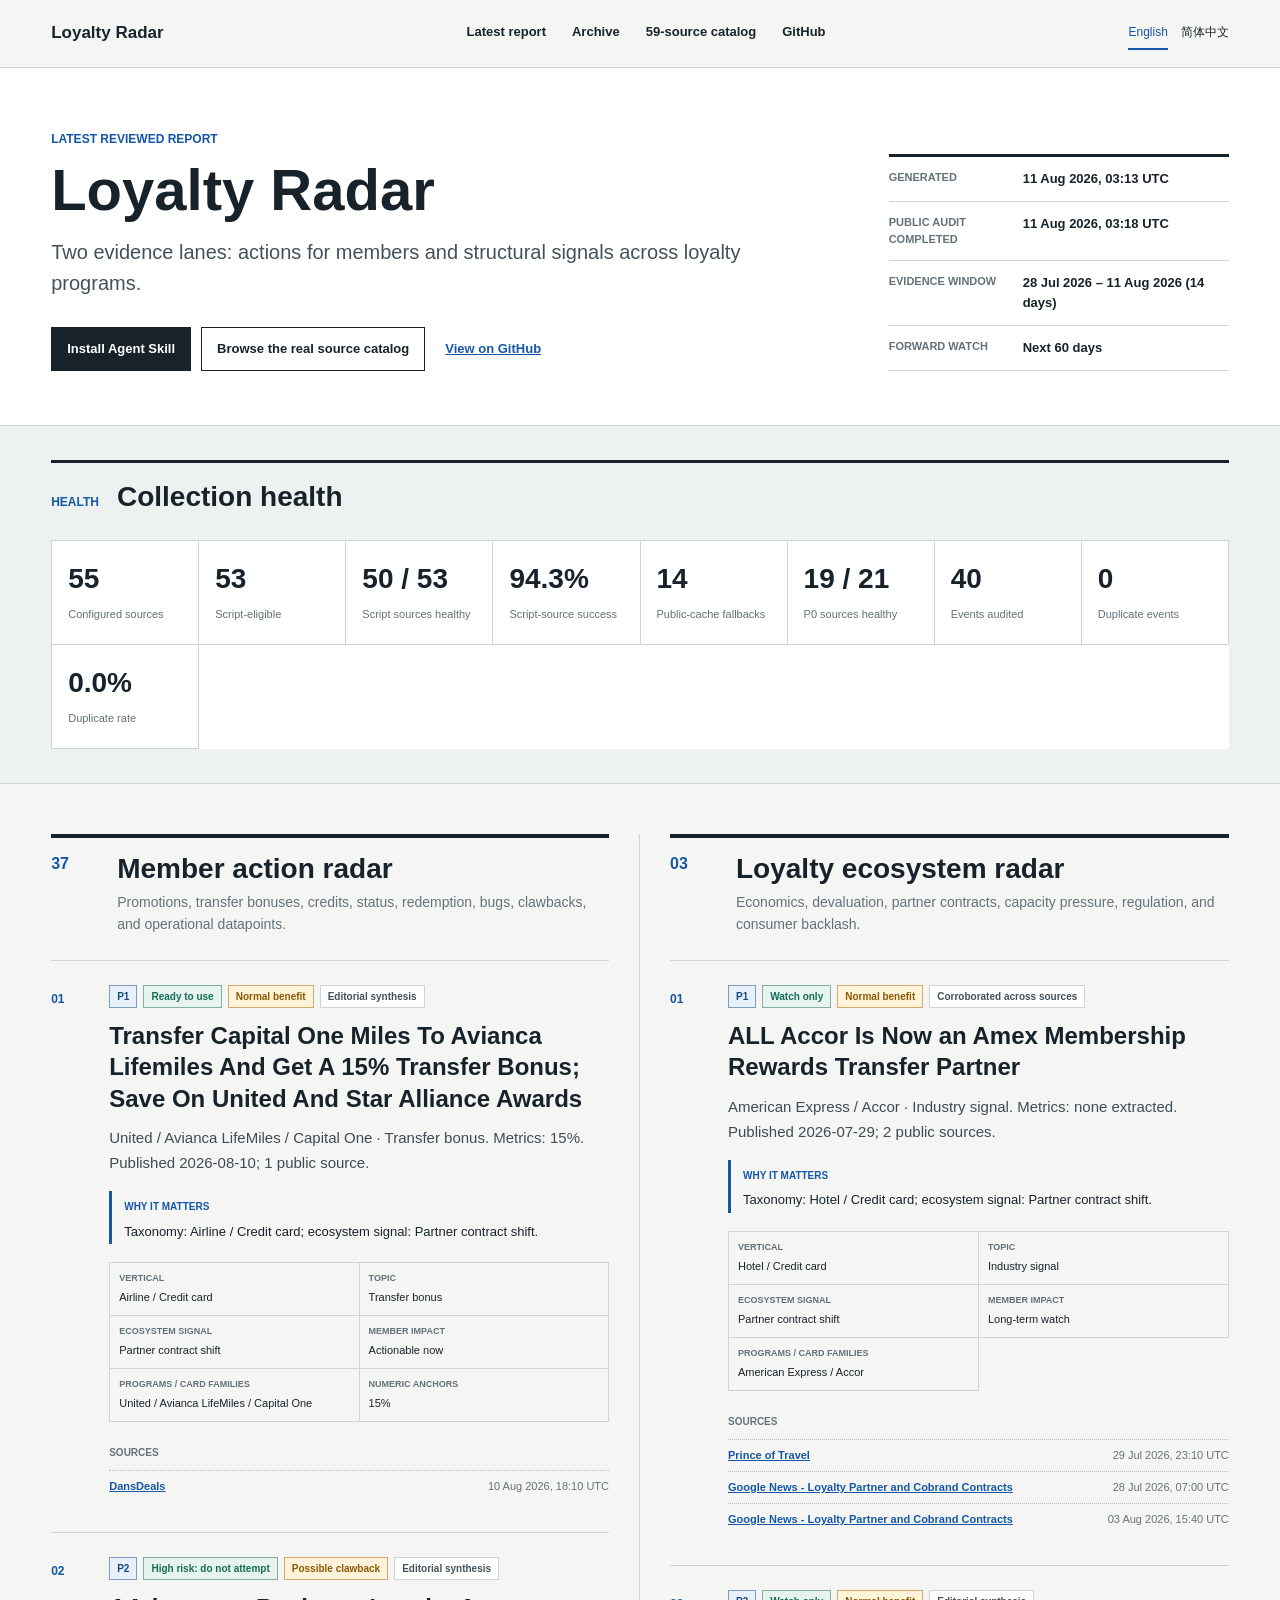
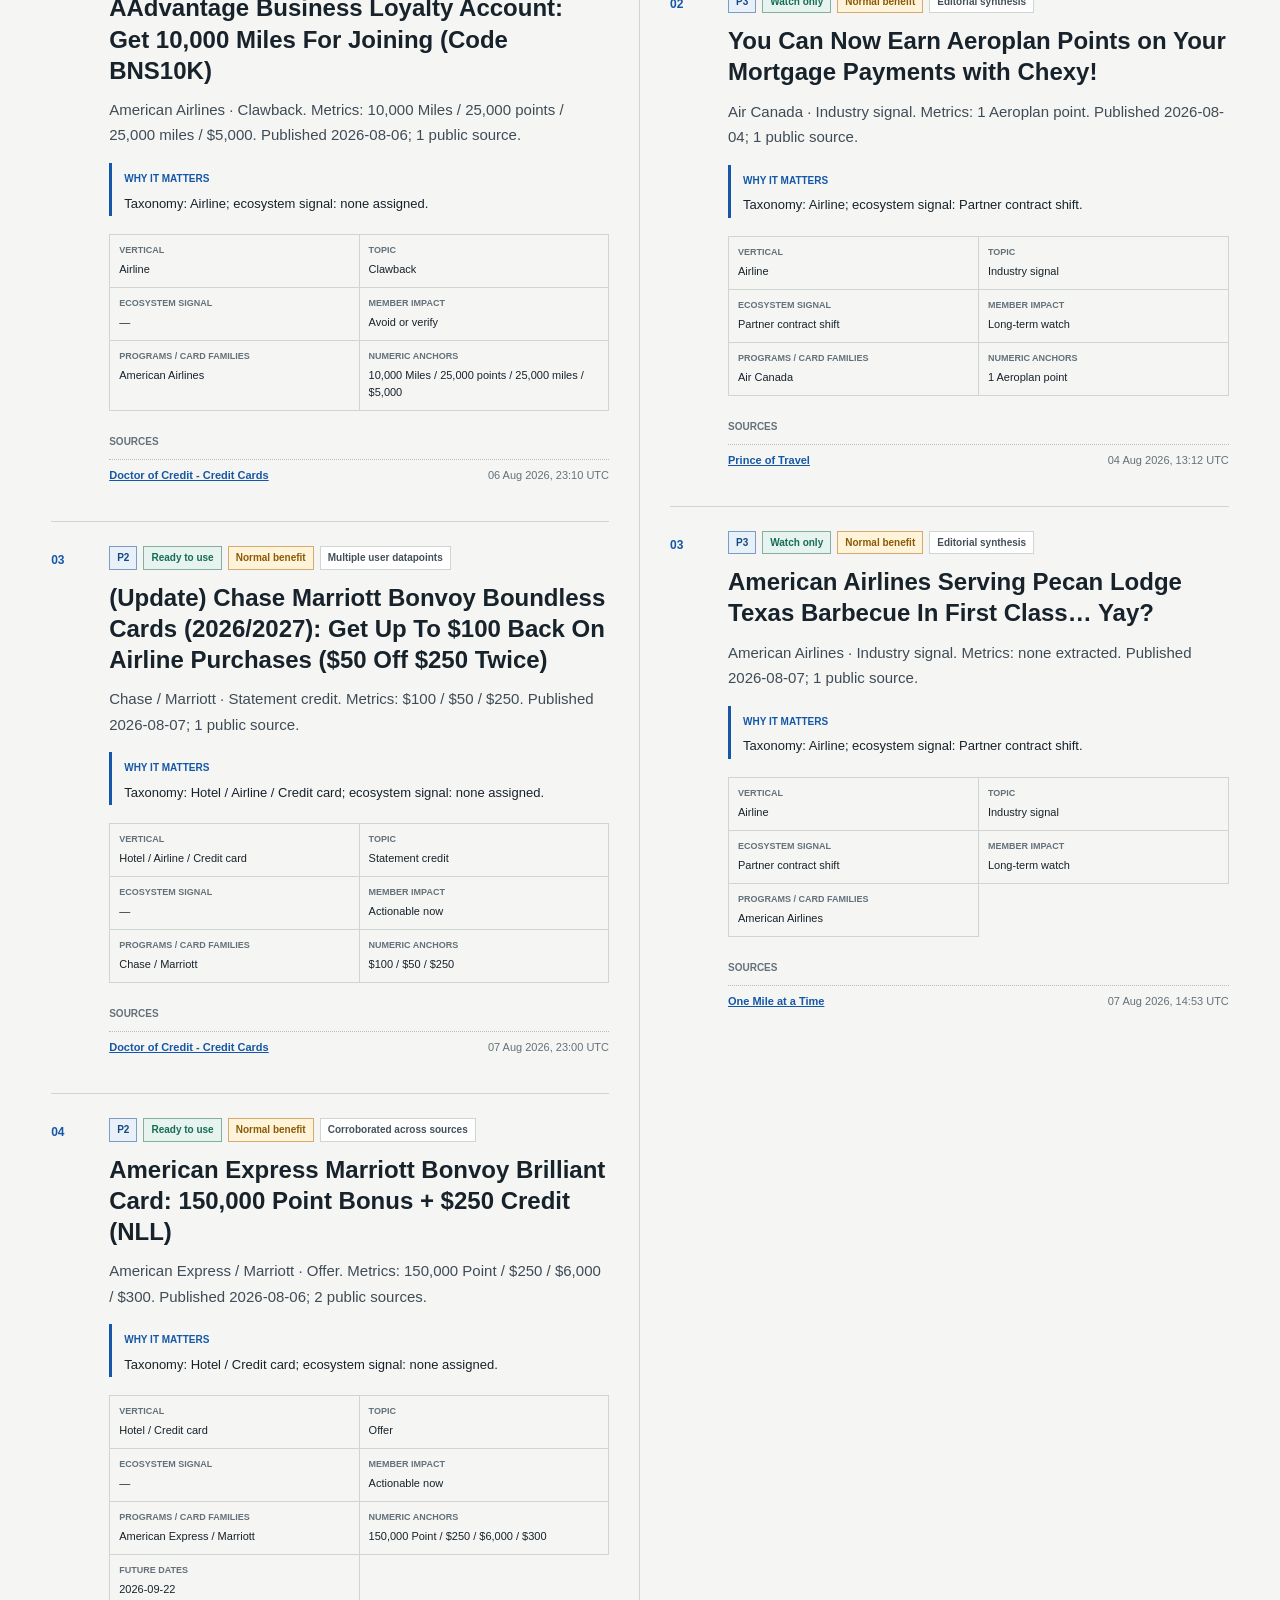
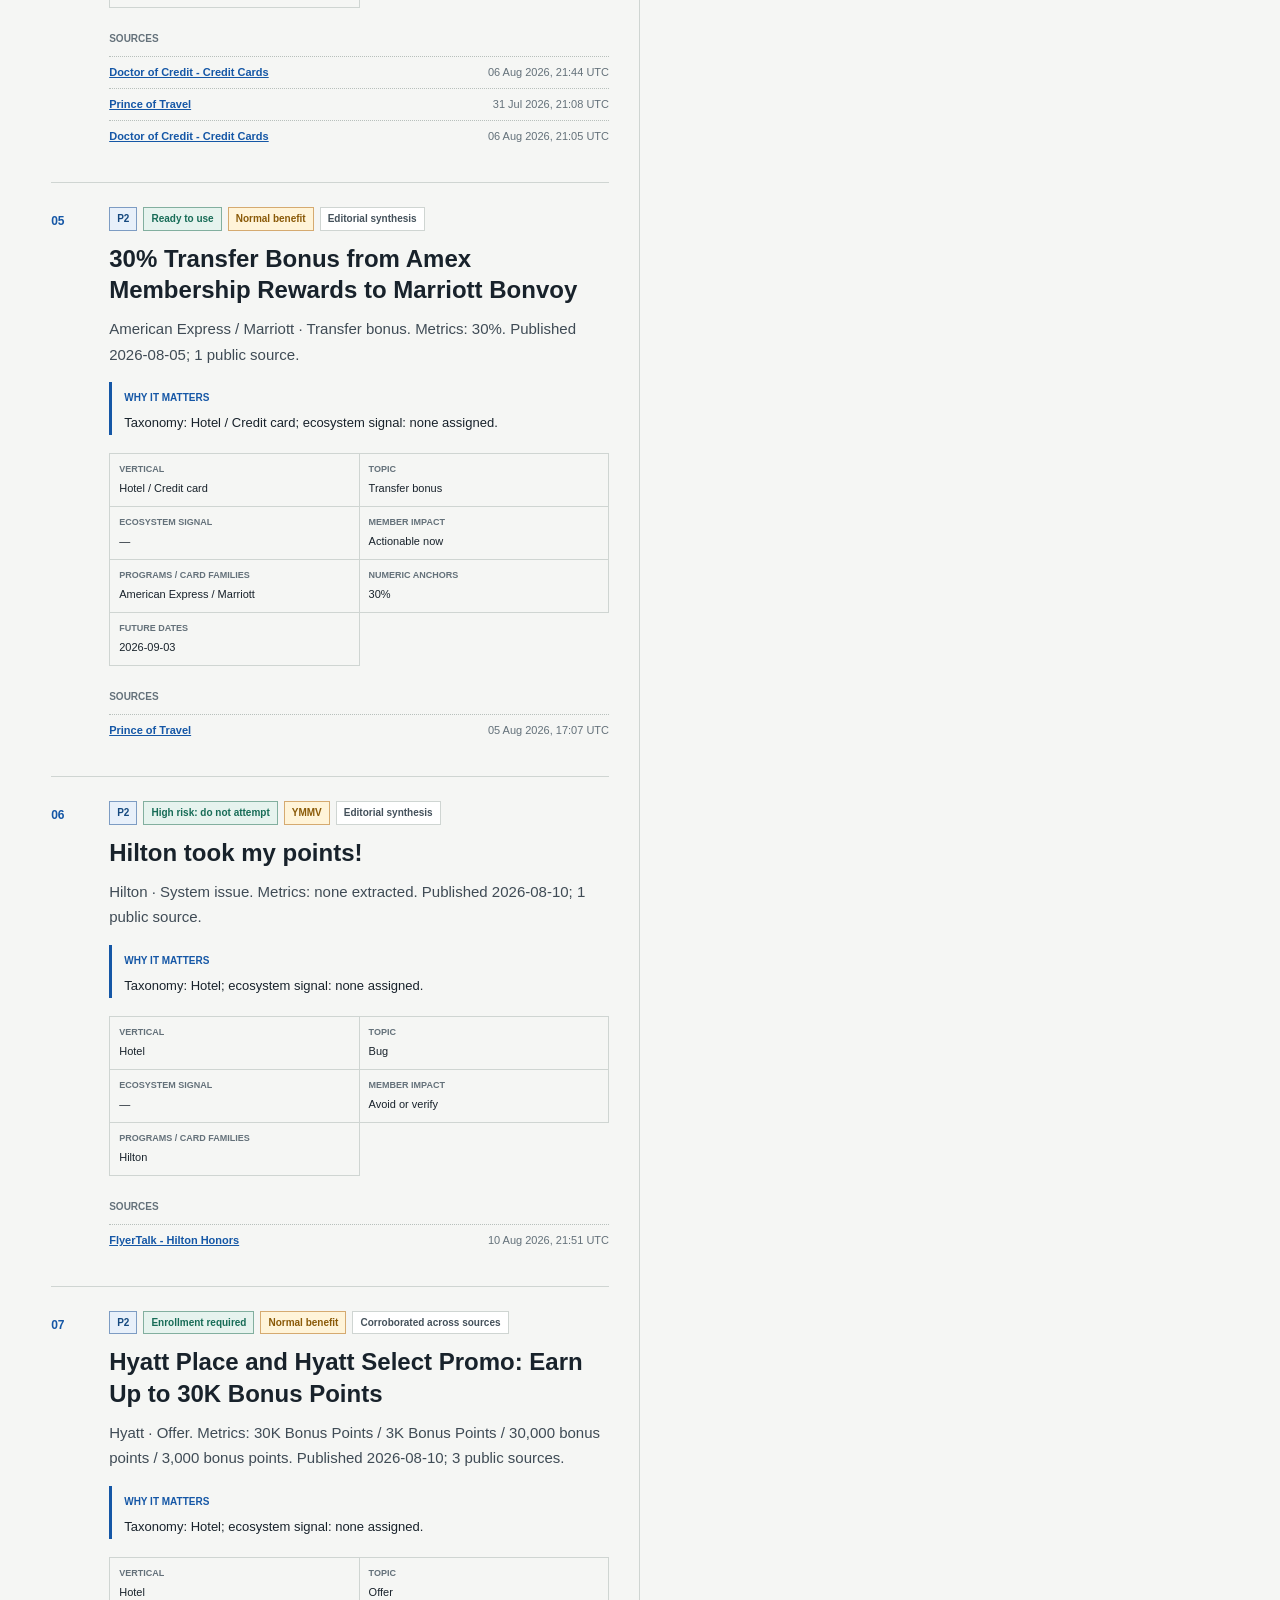
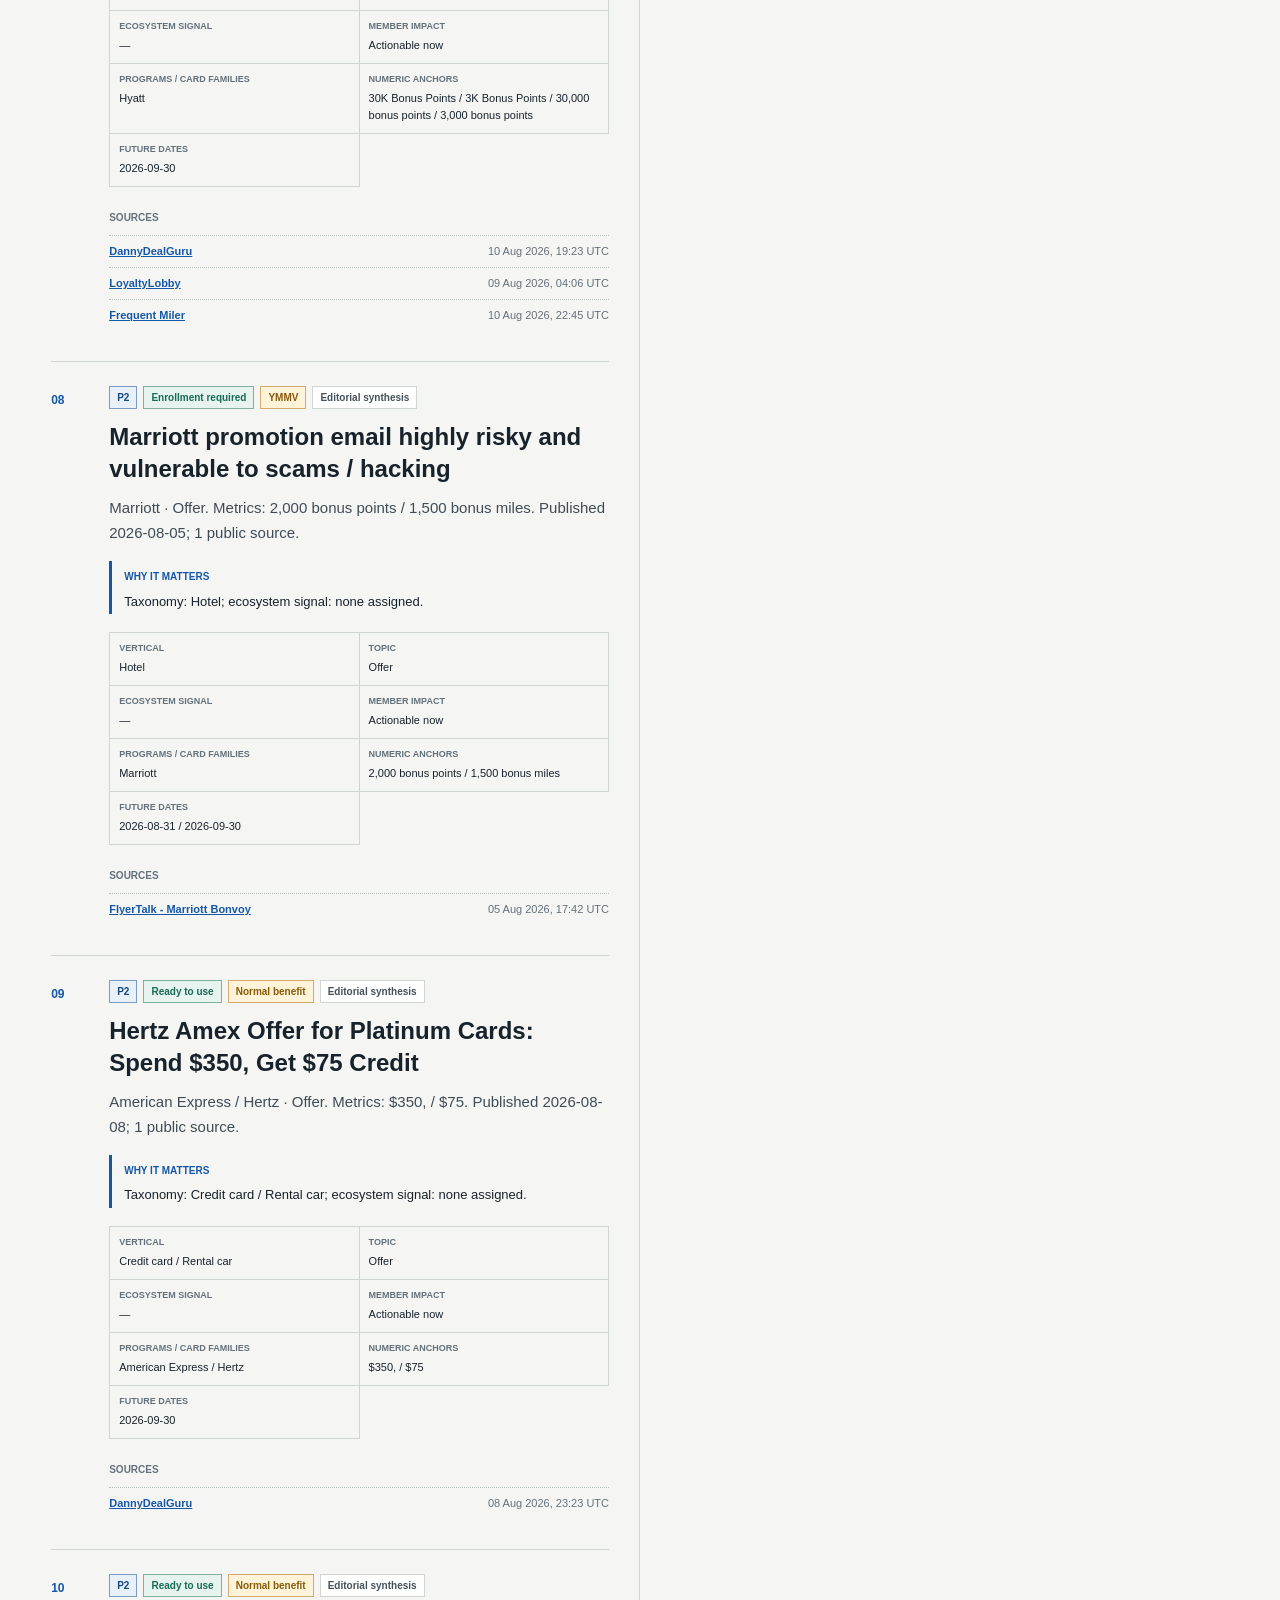
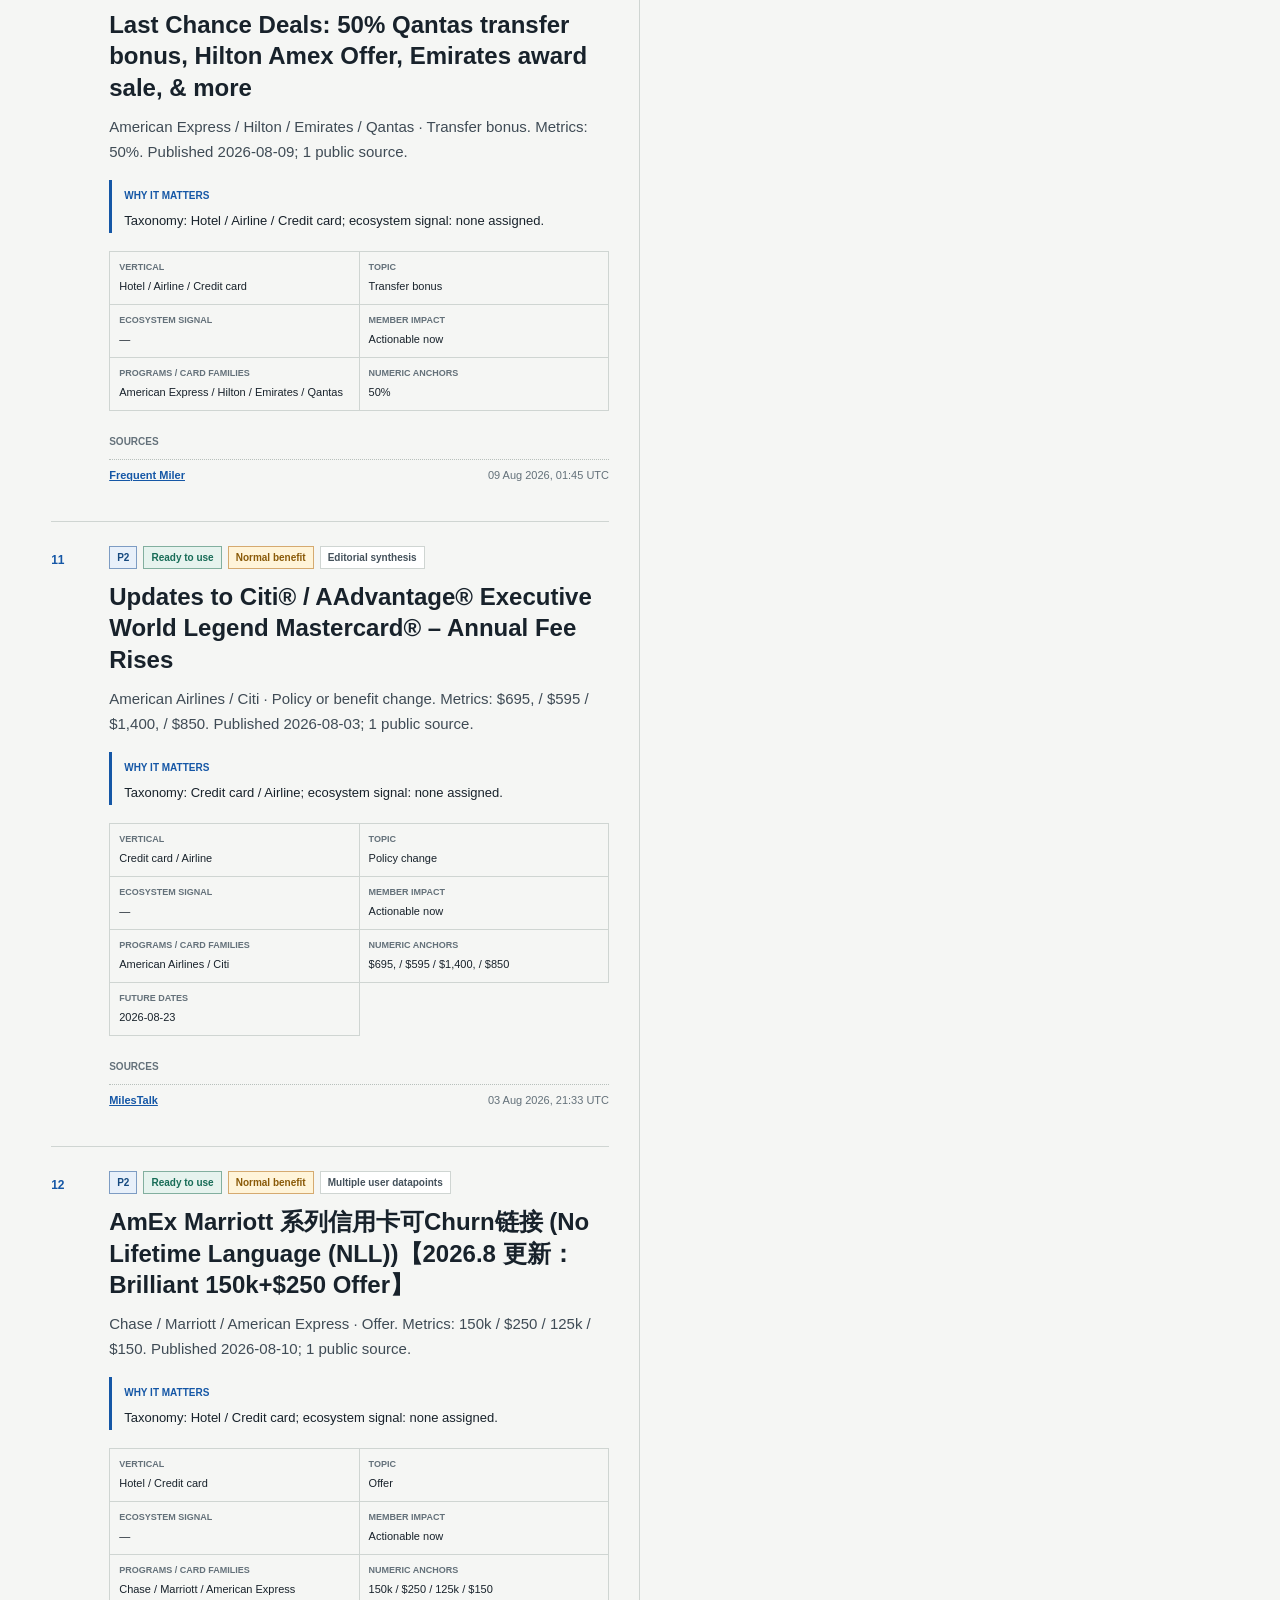
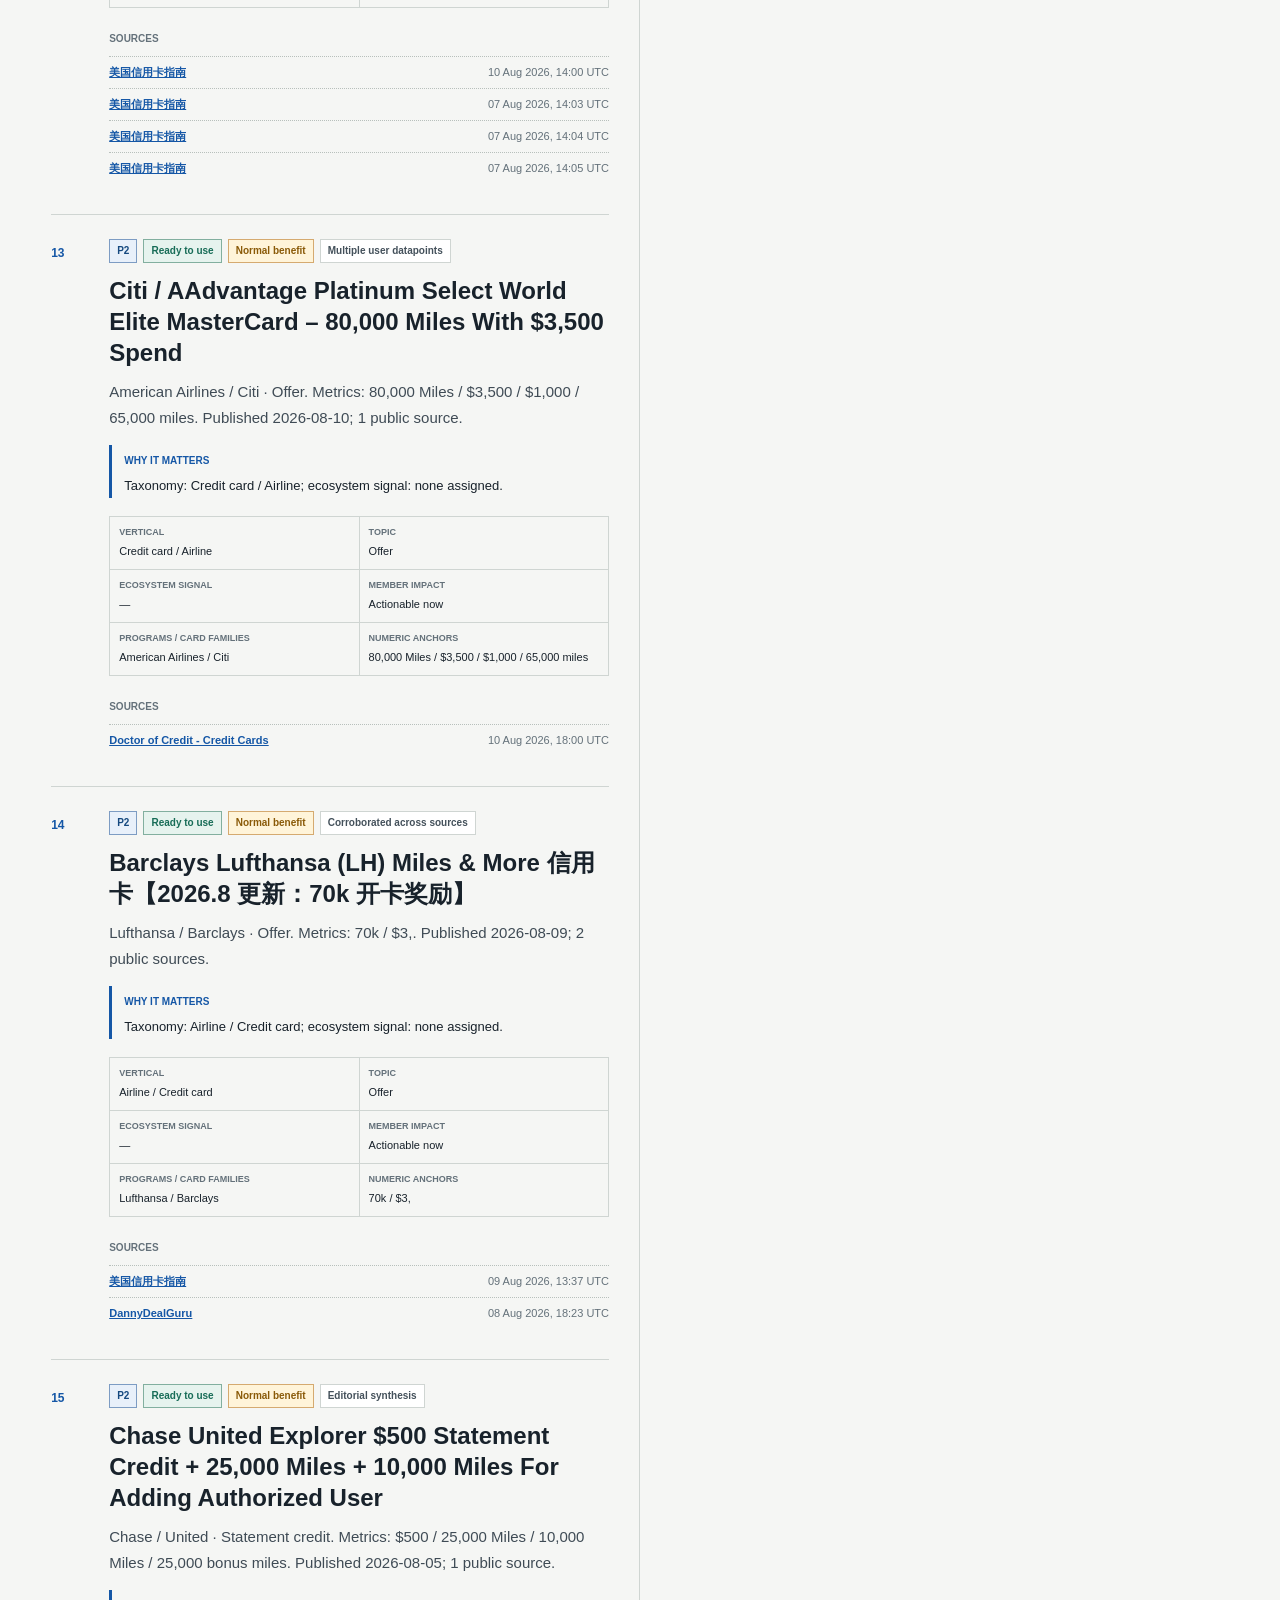
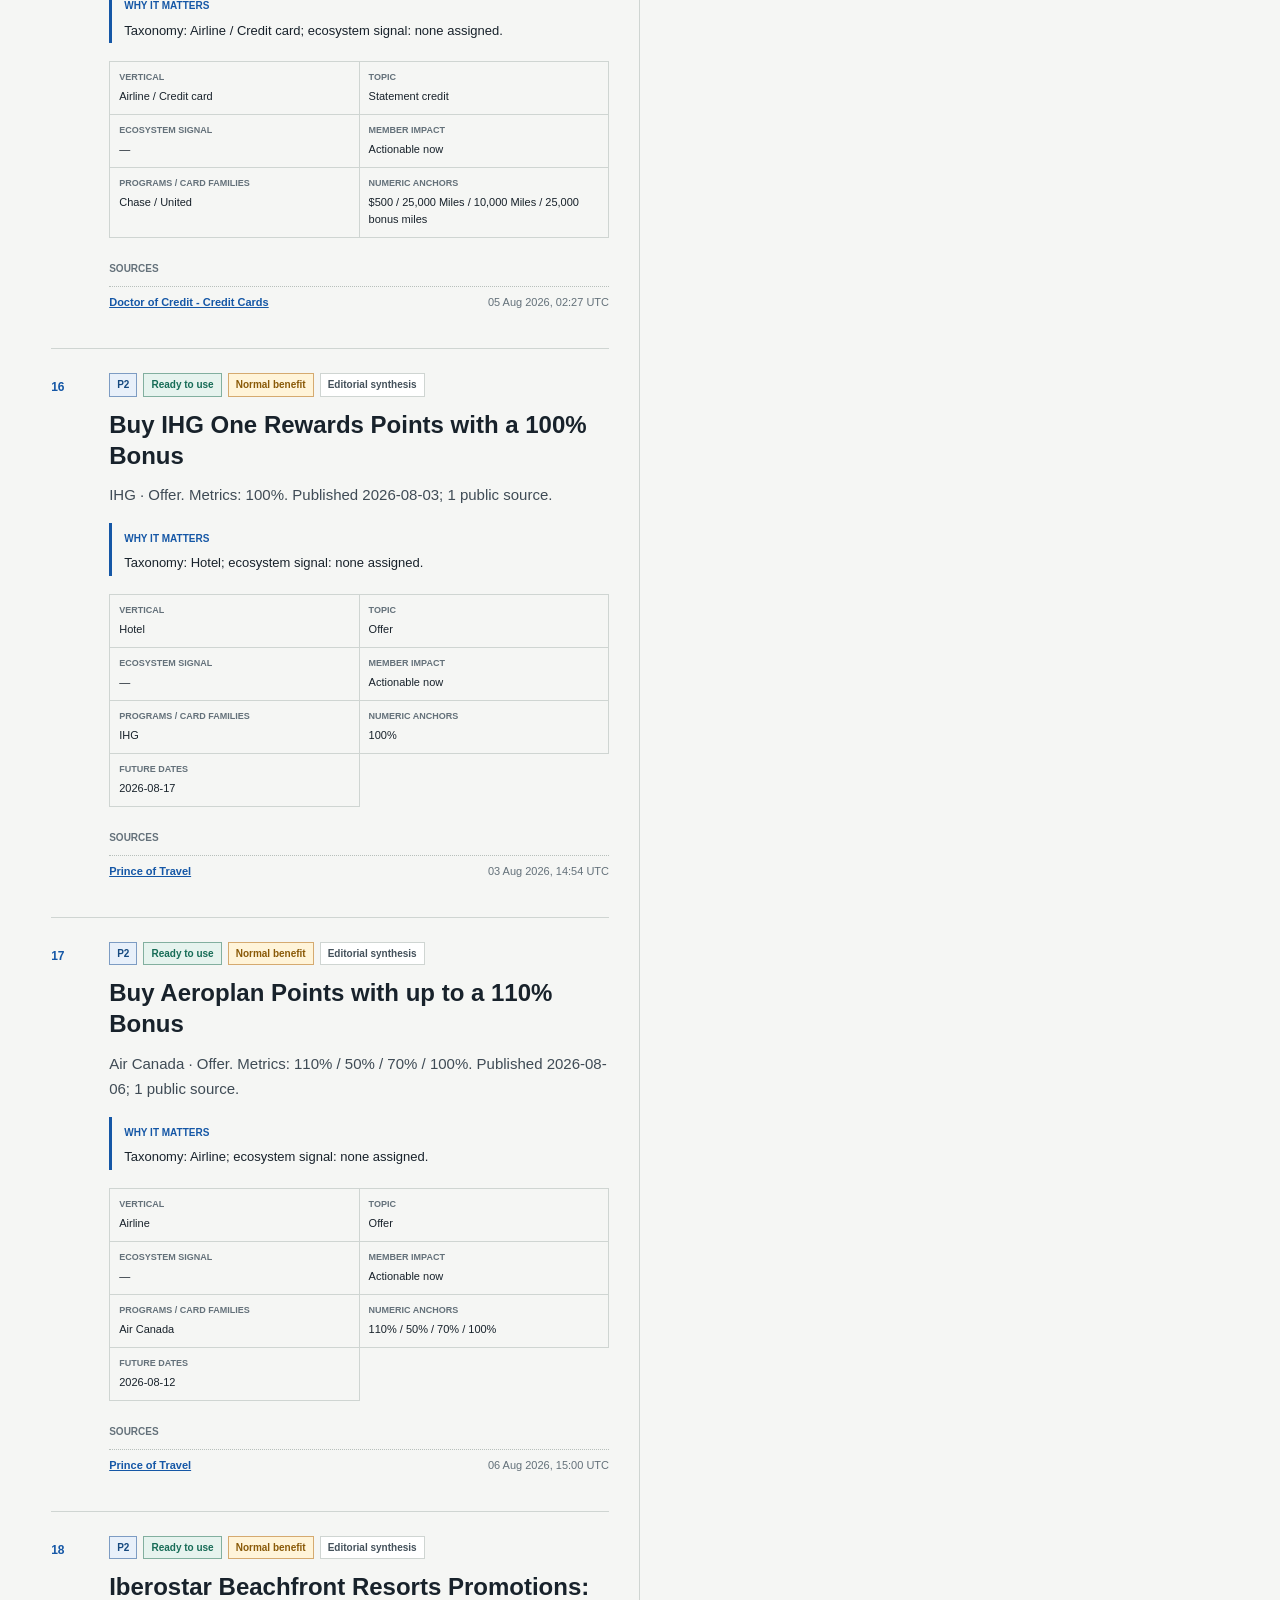
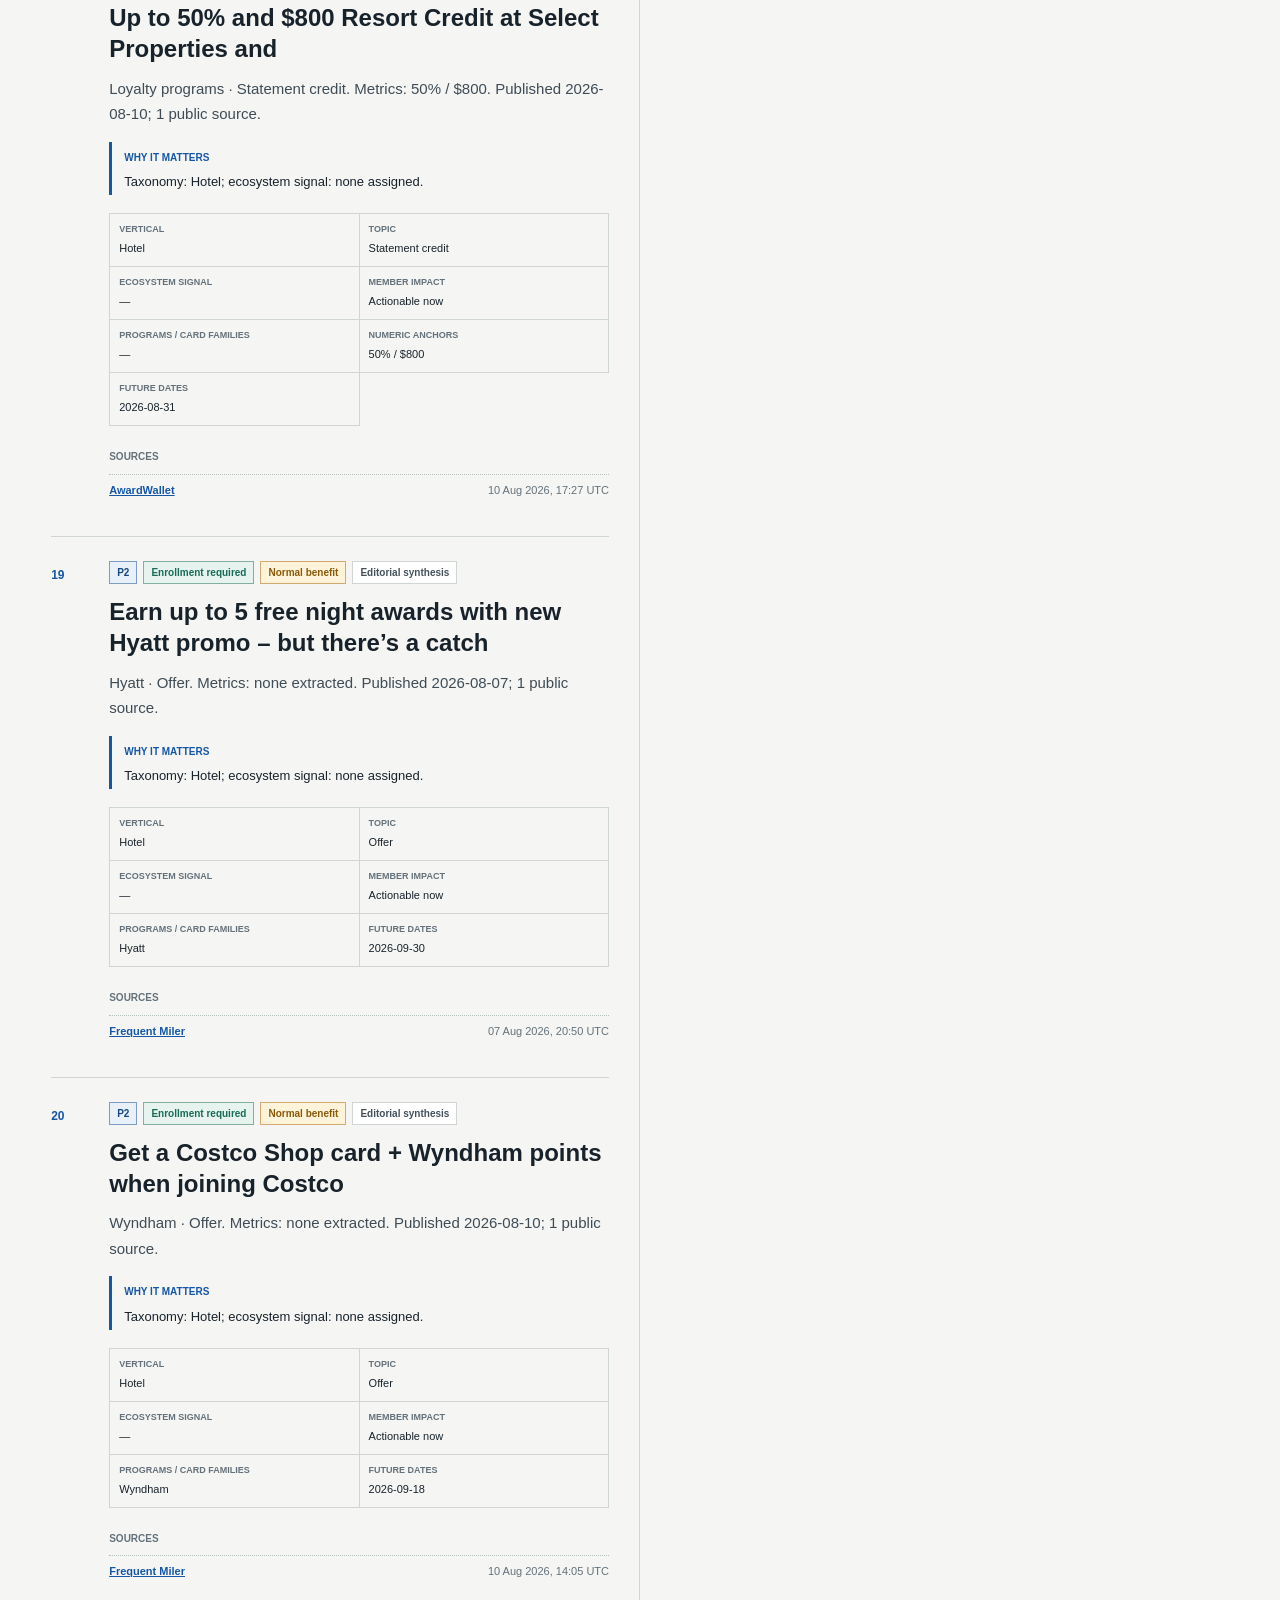
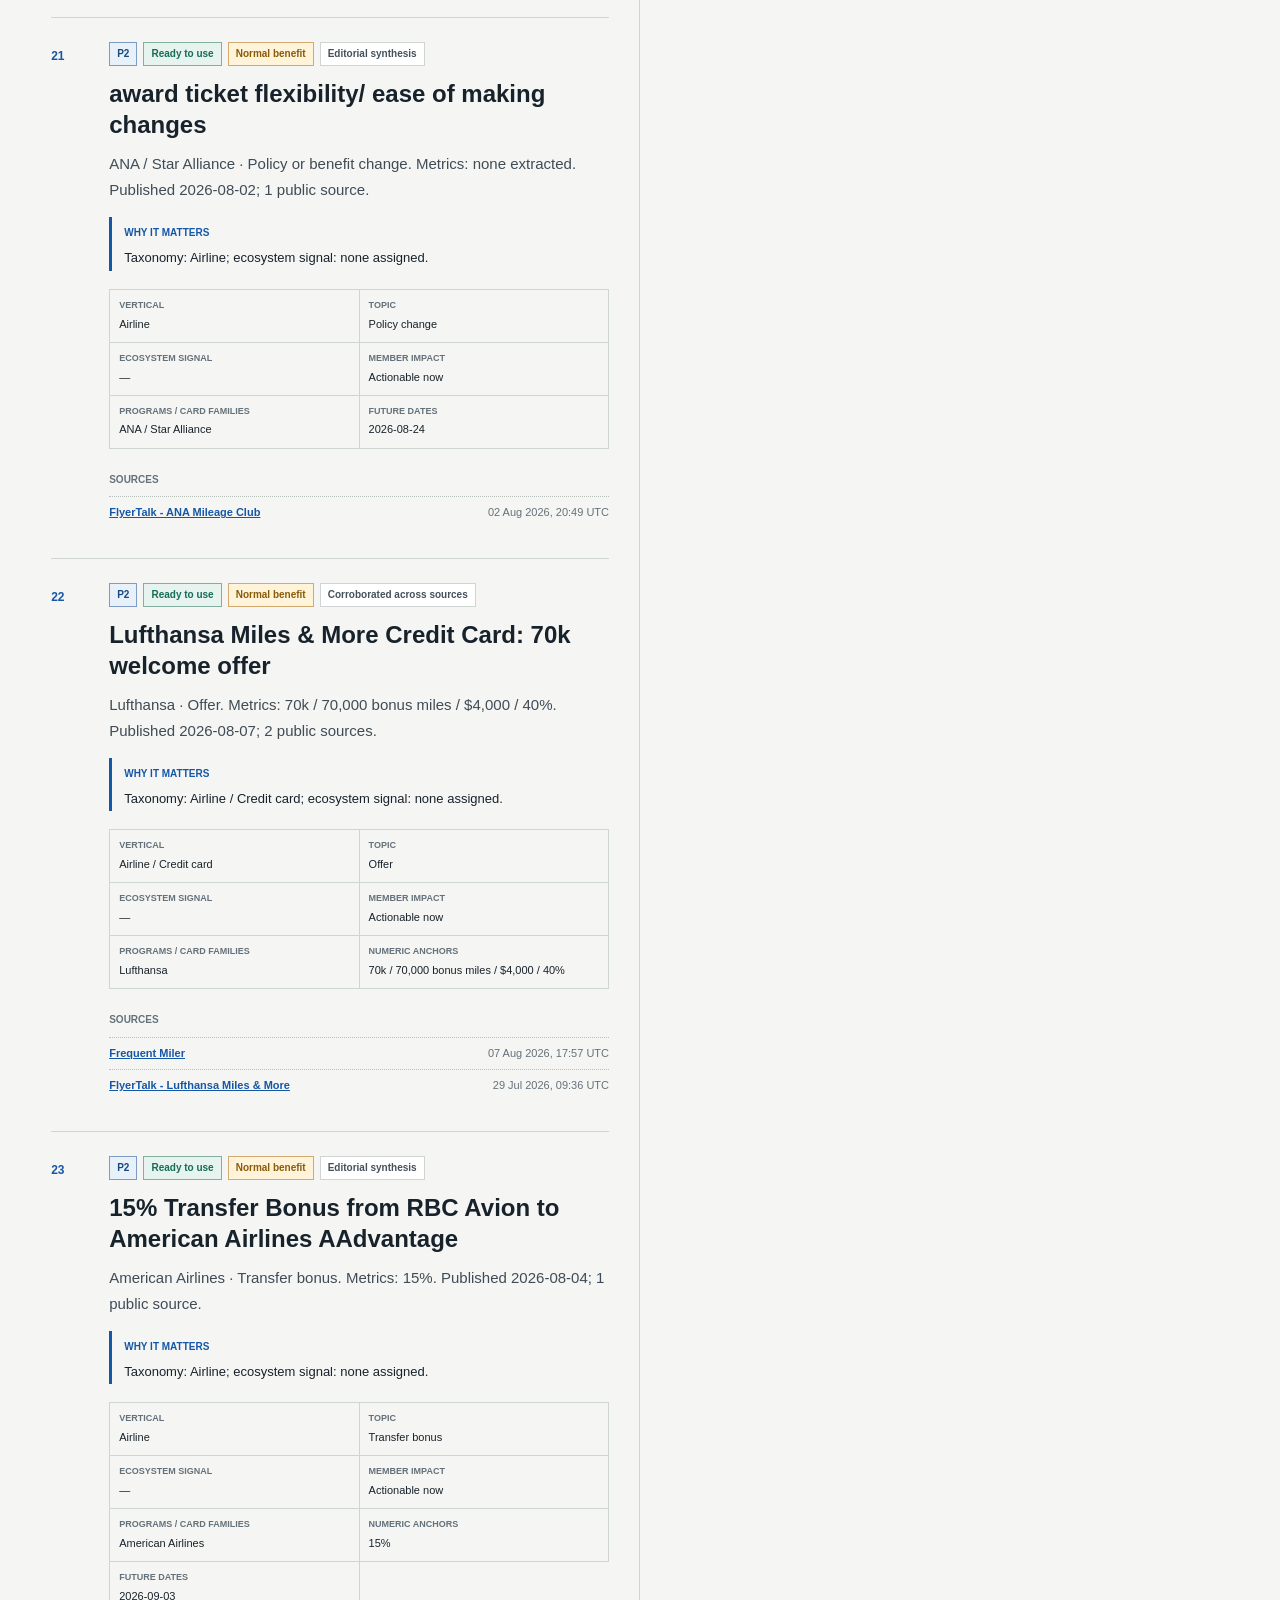
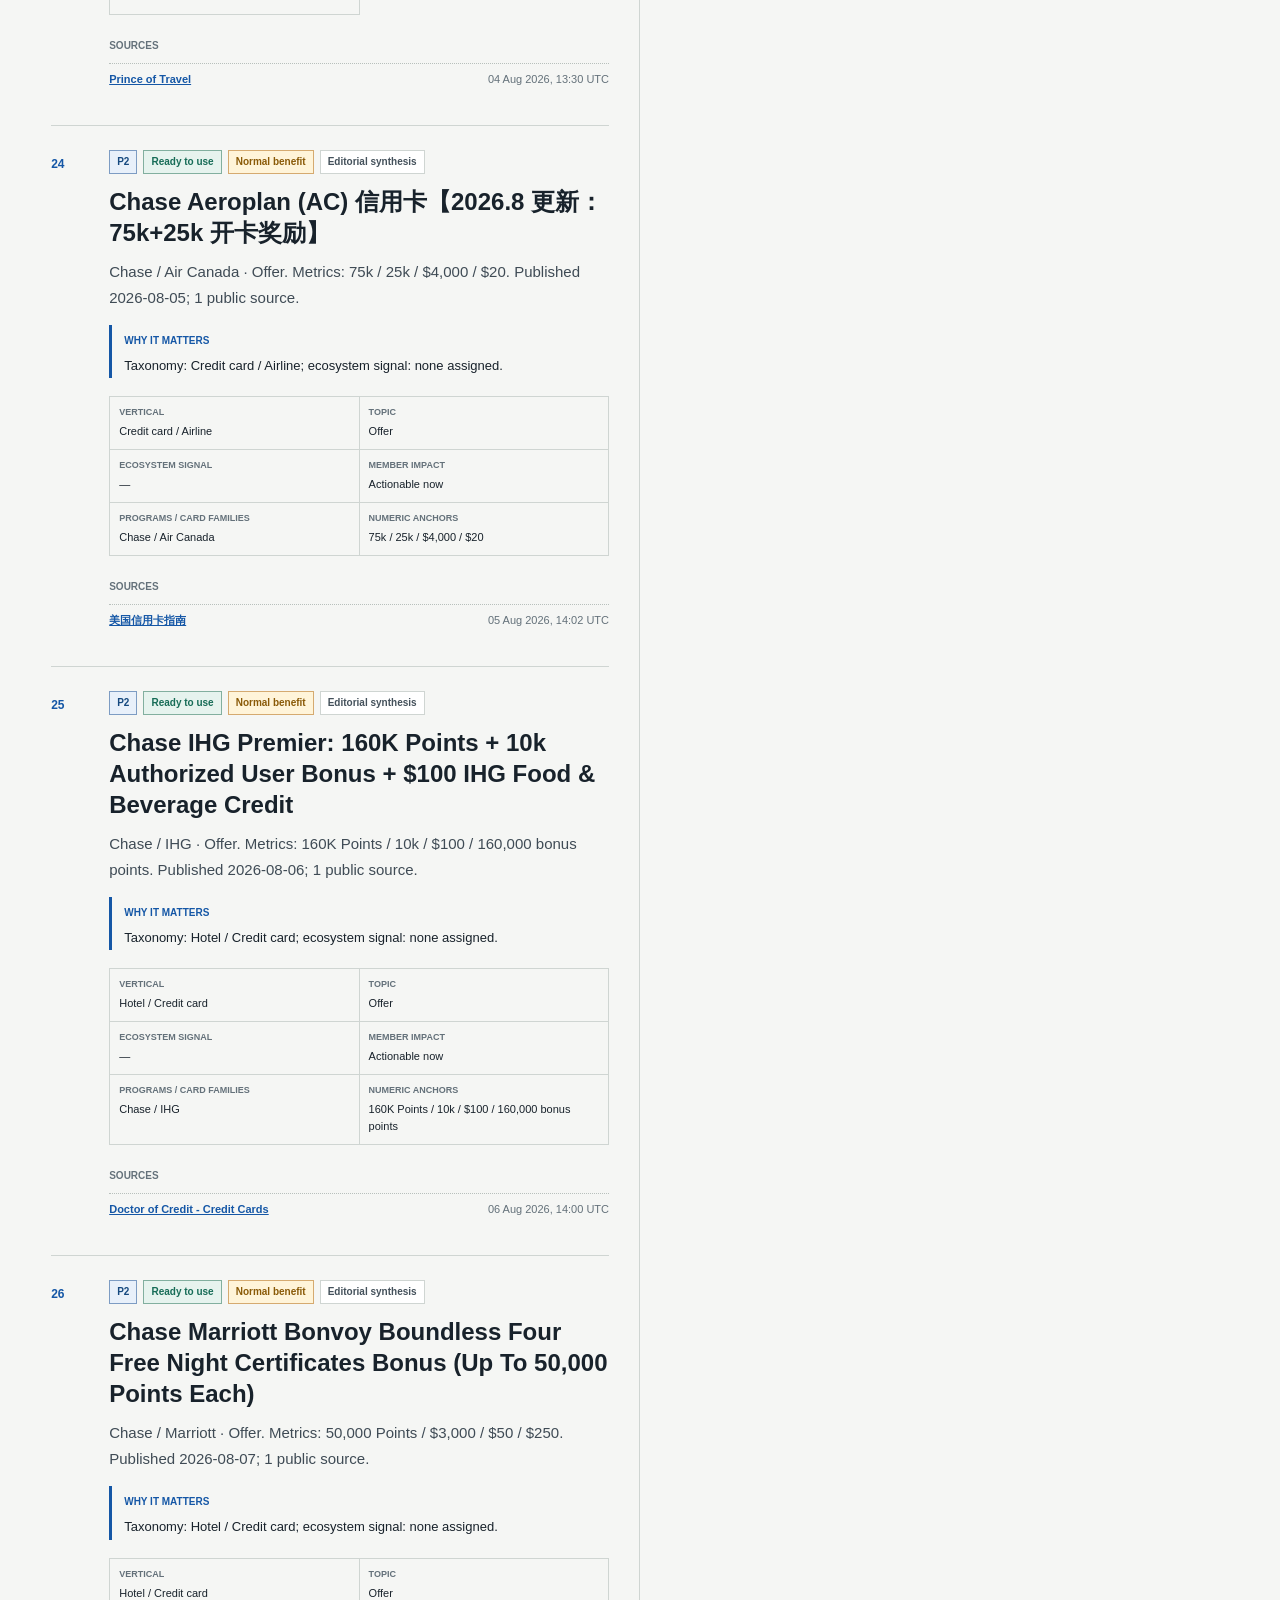
<file: docs/site/en/index.html>
<!doctype html>
<html lang="en"><head><meta charset="utf-8"><meta name="viewport" content="width=device-width,initial-scale=1">
<title>Loyalty Radar · Public reports</title><meta name="description" content="Reviewed, source-linked loyalty intelligence for members and the wider loyalty ecosystem.">
<meta property="og:type" content="website"><meta property="og:title" content="Loyalty Radar · Public reports"><meta property="og:description" content="Reviewed, source-linked loyalty intelligence for members and the wider loyalty ecosystem.">
<meta property="og:image" content="../assets/social-preview.png"><link rel="icon" type="image/png" href="../assets/icon-128.png">
<link rel="stylesheet" href="../assets/site.css"></head><body data-page-locale="en">
<a class="skip-link" href="#content">Skip to content</a>
<header class="site-header"><a class="brand" href="../en/">Loyalty Radar</a><nav class="primary-nav" aria-label="Primary navigation"><a href="../en/">Latest report</a><a href="../en/#archive">Archive</a><a href="../en/sources/">59-source catalog</a><a href="https://github.com/lonelydoctor/loyalty-radar">GitHub</a></nav><nav class="language-switch" aria-label="Language / 语言"><a class="current" href="../en/" hreflang="en">English</a><a class="" href="../zh-CN/" hreflang="zh-CN">简体中文</a></nav></header>
<main id="content" class="report-page" data-report-state="published" data-report-contract="loyalty-radar-public-report/v1" data-report-id="2026-W33" data-window-hours="336" data-future-days="60">
<section class="report-hero published" data-layout-check><div class="hero-copy"><p class="eyebrow">Latest reviewed report</p><h1>Loyalty Radar</h1><p class="hero-subtitle" data-critical-text>Two evidence lanes: actions for members and structural signals across loyalty programs.</p><div class="cta-row" data-layout-check><a class="button primary" href="https://github.com/lonelydoctor/loyalty-radar#30-second-quick-start">Install Agent Skill</a><a class="button secondary" href="../en/sources/">Browse the real source catalog</a><a class="text-link" href="https://github.com/lonelydoctor/loyalty-radar">View on GitHub</a></div></div><dl class="report-meta"><div><dt>Generated</dt><dd><time datetime="2026-08-11T03:13:51.833913+00:00">11 Aug 2026, 03:13 UTC</time></dd></div><div><dt>Public audit completed</dt><dd><time datetime="2026-08-11T03:18:02+00:00">11 Aug 2026, 03:18 UTC</time></dd></div><div><dt>Evidence window</dt><dd>28 Jul 2026 – 11 Aug 2026 (14 days)</dd></div><div><dt>Forward watch</dt><dd>Next 60 days</dd></div></dl></section>
<section class="health-band" aria-labelledby="health-title" data-layout-check><div class="section-heading compact"><p class="eyebrow">Health</p><h2 id="health-title">Collection health</h2></div><div class="health-grid"><div class="health-metric" data-health="configured_sources"><strong>55</strong><span>Configured sources</span></div><div class="health-metric" data-health="script_eligible_sources"><strong>53</strong><span>Script-eligible</span></div><div class="health-metric" data-health="script_ok_sources"><strong>50 / 53</strong><span>Script sources healthy</span></div><div class="health-metric" data-health="script_ok_rate"><strong>94.3%</strong><span>Script-source success</span></div><div class="health-metric" data-health="fallback_sources"><strong>14</strong><span>Public-cache fallbacks</span></div><div class="health-metric" data-health="p0_ok_sources"><strong>19 / 21</strong><span>P0 sources healthy</span></div><div class="health-metric" data-health="events_checked"><strong>40</strong><span>Events audited</span></div><div class="health-metric" data-health="duplicate_events"><strong>0</strong><span>Duplicate events</span></div><div class="health-metric" data-health="duplicate_rate"><strong>0.0%</strong><span>Duplicate rate</span></div></div></section><section class="lane-grid" data-layout-check><section class="lane lane-c-end" aria-labelledby="lane-c-end"><div class="lane-heading"><span>37</span><div><h2 id="lane-c-end">Member action radar</h2><p>Promotions, transfer bonuses, credits, status, redemption, bugs, clawbacks, and operational datapoints.</p></div></div><article class="event" data-event-id="4099c151d3b982" data-event-locale="en" data-layout-check>
<div class="event-sequence">01</div><div class="event-content"><div class="badges"><span class="badge priority">P1</span><span class="badge action">Ready to use</span><span class="badge risk">Normal benefit</span><span class="badge confidence">Editorial synthesis</span></div>
<h3 class="event-title" data-critical-text>Transfer Capital One Miles To Avianca Lifemiles And Get A 15% Transfer Bonus; Save On United And Star Alliance Awards</h3><p class="event-summary">United / Avianca LifeMiles / Capital One · Transfer bonus. Metrics: 15%. Published 2026-08-10; 1 public source.</p>
<div class="why"><span>Why it matters</span><p>Taxonomy: Airline / Credit card; ecosystem signal: Partner contract shift.</p></div>
<dl class="event-facts"><div><dt>Vertical</dt><dd>Airline / Credit card</dd></div><div><dt>Topic</dt><dd>Transfer bonus</dd></div><div><dt>Ecosystem signal</dt><dd>Partner contract shift</dd></div><div><dt>Member impact</dt><dd>Actionable now</dd></div><div><dt>Programs / card families</dt><dd>United / Avianca LifeMiles / Capital One</dd></div><div class="event-extra"><dt>Numeric anchors</dt><dd>15%</dd></div></dl>
<div class="source-block"><span class="source-label">Sources</span><ol><li><a class="source-reference" href="https://www.dansdeals.com/points-travel/milespoints/transfer-capital-one-miles-to-avianca-lifemiles-and-get-a-15-transfer-bonus-save-on-united-and-star-alliance-awards/" target="_blank" rel="noreferrer">DansDeals</a><time datetime="2026-08-10T18:10:33+00:00">10 Aug 2026, 18:10 UTC</time></li></ol></div></div></article><article class="event" data-event-id="91c8ef8317763e" data-event-locale="en" data-layout-check>
<div class="event-sequence">02</div><div class="event-content"><div class="badges"><span class="badge priority">P2</span><span class="badge action">High risk: do not attempt</span><span class="badge risk">Possible clawback</span><span class="badge confidence">Editorial synthesis</span></div>
<h3 class="event-title" data-critical-text>AAdvantage Business Loyalty Account: Get 10,000 Miles For Joining (Code BNS10K)</h3><p class="event-summary">American Airlines · Clawback. Metrics: 10,000 Miles / 25,000 points / 25,000 miles / $5,000. Published 2026-08-06; 1 public source.</p>
<div class="why"><span>Why it matters</span><p>Taxonomy: Airline; ecosystem signal: none assigned.</p></div>
<dl class="event-facts"><div><dt>Vertical</dt><dd>Airline</dd></div><div><dt>Topic</dt><dd>Clawback</dd></div><div><dt>Ecosystem signal</dt><dd>—</dd></div><div><dt>Member impact</dt><dd>Avoid or verify</dd></div><div><dt>Programs / card families</dt><dd>American Airlines</dd></div><div class="event-extra"><dt>Numeric anchors</dt><dd>10,000 Miles / 25,000 points / 25,000 miles / $5,000</dd></div></dl>
<div class="source-block"><span class="source-label">Sources</span><ol><li><a class="source-reference" href="https://www.doctorofcredit.com/aadvantage-business-loyalty-account-get-10000-miles-for-joining-code-bns10k/" target="_blank" rel="noreferrer">Doctor of Credit - Credit Cards</a><time datetime="2026-08-06T23:10:24+00:00">06 Aug 2026, 23:10 UTC</time></li></ol></div></div></article><article class="event" data-event-id="f3af84bd4ef605" data-event-locale="en" data-layout-check>
<div class="event-sequence">03</div><div class="event-content"><div class="badges"><span class="badge priority">P2</span><span class="badge action">Ready to use</span><span class="badge risk">Normal benefit</span><span class="badge confidence">Multiple user datapoints</span></div>
<h3 class="event-title" data-critical-text>(Update) Chase Marriott Bonvoy Boundless Cards (2026/2027): Get Up To $100 Back On Airline Purchases ($50 Off $250 Twice)</h3><p class="event-summary">Chase / Marriott · Statement credit. Metrics: $100 / $50 / $250. Published 2026-08-07; 1 public source.</p>
<div class="why"><span>Why it matters</span><p>Taxonomy: Hotel / Airline / Credit card; ecosystem signal: none assigned.</p></div>
<dl class="event-facts"><div><dt>Vertical</dt><dd>Hotel / Airline / Credit card</dd></div><div><dt>Topic</dt><dd>Statement credit</dd></div><div><dt>Ecosystem signal</dt><dd>—</dd></div><div><dt>Member impact</dt><dd>Actionable now</dd></div><div><dt>Programs / card families</dt><dd>Chase / Marriott</dd></div><div class="event-extra"><dt>Numeric anchors</dt><dd>$100 / $50 / $250</dd></div></dl>
<div class="source-block"><span class="source-label">Sources</span><ol><li><a class="source-reference" href="https://www.doctorofcredit.com/chase-marriott-bonvoy-boundless-cards-2026-get-up-to-100-back-on-airline-purchases-50-off-250-twice/" target="_blank" rel="noreferrer">Doctor of Credit - Credit Cards</a><time datetime="2026-08-07T23:00:05+00:00">07 Aug 2026, 23:00 UTC</time></li></ol></div></div></article><article class="event" data-event-id="428fb8c166bf7d" data-event-locale="en" data-layout-check>
<div class="event-sequence">04</div><div class="event-content"><div class="badges"><span class="badge priority">P2</span><span class="badge action">Ready to use</span><span class="badge risk">Normal benefit</span><span class="badge confidence">Corroborated across sources</span></div>
<h3 class="event-title" data-critical-text>American Express Marriott Bonvoy Brilliant Card: 150,000 Point Bonus + $250 Credit (NLL)</h3><p class="event-summary">American Express / Marriott · Offer. Metrics: 150,000 Point / $250 / $6,000 / $300. Published 2026-08-06; 2 public sources.</p>
<div class="why"><span>Why it matters</span><p>Taxonomy: Hotel / Credit card; ecosystem signal: none assigned.</p></div>
<dl class="event-facts"><div><dt>Vertical</dt><dd>Hotel / Credit card</dd></div><div><dt>Topic</dt><dd>Offer</dd></div><div><dt>Ecosystem signal</dt><dd>—</dd></div><div><dt>Member impact</dt><dd>Actionable now</dd></div><div><dt>Programs / card families</dt><dd>American Express / Marriott</dd></div><div class="event-extra"><dt>Numeric anchors</dt><dd>150,000 Point / $250 / $6,000 / $300</dd></div><div class="event-extra"><dt>Future dates</dt><dd>2026-09-22</dd></div></dl>
<div class="source-block"><span class="source-label">Sources</span><ol><li><a class="source-reference" href="https://www.doctorofcredit.com/american-express-marriott-bonvoy-brilliant-card-150000-point-bonus-250-credit-nll/" target="_blank" rel="noreferrer">Doctor of Credit - Credit Cards</a><time datetime="2026-08-06T21:44:12+00:00">06 Aug 2026, 21:44 UTC</time></li><li><a class="source-reference" href="https://princeoftravel.com/deals/amex-bonvoy-cards-offer/" target="_blank" rel="noreferrer">Prince of Travel</a><time datetime="2026-07-31T21:08:47+00:00">31 Jul 2026, 21:08 UTC</time></li><li><a class="source-reference" href="https://www.doctorofcredit.com/american-express-marriott-bonvoy-bevy-card-125000-point-bonus-150-credit-nll/" target="_blank" rel="noreferrer">Doctor of Credit - Credit Cards</a><time datetime="2026-08-06T21:05:33+00:00">06 Aug 2026, 21:05 UTC</time></li></ol></div></div></article><article class="event" data-event-id="bda73c412c9c6e" data-event-locale="en" data-layout-check>
<div class="event-sequence">05</div><div class="event-content"><div class="badges"><span class="badge priority">P2</span><span class="badge action">Ready to use</span><span class="badge risk">Normal benefit</span><span class="badge confidence">Editorial synthesis</span></div>
<h3 class="event-title" data-critical-text>30% Transfer Bonus from Amex Membership Rewards to Marriott Bonvoy</h3><p class="event-summary">American Express / Marriott · Transfer bonus. Metrics: 30%. Published 2026-08-05; 1 public source.</p>
<div class="why"><span>Why it matters</span><p>Taxonomy: Hotel / Credit card; ecosystem signal: none assigned.</p></div>
<dl class="event-facts"><div><dt>Vertical</dt><dd>Hotel / Credit card</dd></div><div><dt>Topic</dt><dd>Transfer bonus</dd></div><div><dt>Ecosystem signal</dt><dd>—</dd></div><div><dt>Member impact</dt><dd>Actionable now</dd></div><div><dt>Programs / card families</dt><dd>American Express / Marriott</dd></div><div class="event-extra"><dt>Numeric anchors</dt><dd>30%</dd></div><div class="event-extra"><dt>Future dates</dt><dd>2026-09-03</dd></div></dl>
<div class="source-block"><span class="source-label">Sources</span><ol><li><a class="source-reference" href="https://princeoftravel.com/deals/amex-mr-marriott-bonvoy-transfer-bonus/" target="_blank" rel="noreferrer">Prince of Travel</a><time datetime="2026-08-05T17:07:21+00:00">05 Aug 2026, 17:07 UTC</time></li></ol></div></div></article><article class="event" data-event-id="d78b733a8b1a50" data-event-locale="en" data-layout-check>
<div class="event-sequence">06</div><div class="event-content"><div class="badges"><span class="badge priority">P2</span><span class="badge action">High risk: do not attempt</span><span class="badge risk">YMMV</span><span class="badge confidence">Editorial synthesis</span></div>
<h3 class="event-title" data-critical-text>Hilton took my points!</h3><p class="event-summary">Hilton · System issue. Metrics: none extracted. Published 2026-08-10; 1 public source.</p>
<div class="why"><span>Why it matters</span><p>Taxonomy: Hotel; ecosystem signal: none assigned.</p></div>
<dl class="event-facts"><div><dt>Vertical</dt><dd>Hotel</dd></div><div><dt>Topic</dt><dd>Bug</dd></div><div><dt>Ecosystem signal</dt><dd>—</dd></div><div><dt>Member impact</dt><dd>Avoid or verify</dd></div><div><dt>Programs / card families</dt><dd>Hilton</dd></div></dl>
<div class="source-block"><span class="source-label">Sources</span><ol><li><a class="source-reference" href="https://www.flyertalk.com/forum/hilton-hilton-honors/2222036-hilton-took-my-points.html" target="_blank" rel="noreferrer">FlyerTalk - Hilton Honors</a><time datetime="2026-08-10T21:51:19+00:00">10 Aug 2026, 21:51 UTC</time></li></ol></div></div></article><article class="event" data-event-id="e130a0150ba76f" data-event-locale="en" data-layout-check>
<div class="event-sequence">07</div><div class="event-content"><div class="badges"><span class="badge priority">P2</span><span class="badge action">Enrollment required</span><span class="badge risk">Normal benefit</span><span class="badge confidence">Corroborated across sources</span></div>
<h3 class="event-title" data-critical-text>Hyatt Place and Hyatt Select Promo: Earn Up to 30K Bonus Points</h3><p class="event-summary">Hyatt · Offer. Metrics: 30K Bonus Points / 3K Bonus Points / 30,000 bonus points / 3,000 bonus points. Published 2026-08-10; 3 public sources.</p>
<div class="why"><span>Why it matters</span><p>Taxonomy: Hotel; ecosystem signal: none assigned.</p></div>
<dl class="event-facts"><div><dt>Vertical</dt><dd>Hotel</dd></div><div><dt>Topic</dt><dd>Offer</dd></div><div><dt>Ecosystem signal</dt><dd>—</dd></div><div><dt>Member impact</dt><dd>Actionable now</dd></div><div><dt>Programs / card families</dt><dd>Hyatt</dd></div><div class="event-extra"><dt>Numeric anchors</dt><dd>30K Bonus Points / 3K Bonus Points / 30,000 bonus points / 3,000 bonus points</dd></div><div class="event-extra"><dt>Future dates</dt><dd>2026-09-30</dd></div></dl>
<div class="source-block"><span class="source-label">Sources</span><ol><li><a class="source-reference" href="https://dannydealguru.com/hyatt-place-3000-bonus-points-promotion/" target="_blank" rel="noreferrer">DannyDealGuru</a><time datetime="2026-08-10T19:23:09+00:00">10 Aug 2026, 19:23 UTC</time></li><li><a class="source-reference" href="https://loyaltylobby.com/2026/08/09/extended-world-of-hyatt-up-to-30000-bonus-points-for-hyatt-place-select-stays-in-the-americas-june-1-september-30-2026/?omhide=true" target="_blank" rel="noreferrer">LoyaltyLobby</a><time datetime="2026-08-09T04:06:03+00:00">09 Aug 2026, 04:06 UTC</time></li><li><a class="source-reference" href="https://frequentmiler.com/earn-up-to-30k-bonus-points-on-stays-at-hyatt-place-hyatt-select/" target="_blank" rel="noreferrer">Frequent Miler</a><time datetime="2026-08-10T22:45:53+00:00">10 Aug 2026, 22:45 UTC</time></li></ol></div></div></article><article class="event" data-event-id="500c063a2b549b" data-event-locale="en" data-layout-check>
<div class="event-sequence">08</div><div class="event-content"><div class="badges"><span class="badge priority">P2</span><span class="badge action">Enrollment required</span><span class="badge risk">YMMV</span><span class="badge confidence">Editorial synthesis</span></div>
<h3 class="event-title" data-critical-text>Marriott promotion email highly risky and vulnerable to scams / hacking</h3><p class="event-summary">Marriott · Offer. Metrics: 2,000 bonus points / 1,500 bonus miles. Published 2026-08-05; 1 public source.</p>
<div class="why"><span>Why it matters</span><p>Taxonomy: Hotel; ecosystem signal: none assigned.</p></div>
<dl class="event-facts"><div><dt>Vertical</dt><dd>Hotel</dd></div><div><dt>Topic</dt><dd>Offer</dd></div><div><dt>Ecosystem signal</dt><dd>—</dd></div><div><dt>Member impact</dt><dd>Actionable now</dd></div><div><dt>Programs / card families</dt><dd>Marriott</dd></div><div class="event-extra"><dt>Numeric anchors</dt><dd>2,000 bonus points / 1,500 bonus miles</dd></div><div class="event-extra"><dt>Future dates</dt><dd>2026-08-31 / 2026-09-30</dd></div></dl>
<div class="source-block"><span class="source-label">Sources</span><ol><li><a class="source-reference" href="https://www.flyertalk.com/forum/marriott-marriott-bonvoy/2221784-marriott-promotion-email-highly-risky-vulnerable-scams-hacking.html" target="_blank" rel="noreferrer">FlyerTalk - Marriott Bonvoy</a><time datetime="2026-08-05T17:42:22+00:00">05 Aug 2026, 17:42 UTC</time></li></ol></div></div></article><article class="event" data-event-id="c01d46698a93e6" data-event-locale="en" data-layout-check>
<div class="event-sequence">09</div><div class="event-content"><div class="badges"><span class="badge priority">P2</span><span class="badge action">Ready to use</span><span class="badge risk">Normal benefit</span><span class="badge confidence">Editorial synthesis</span></div>
<h3 class="event-title" data-critical-text>Hertz Amex Offer for Platinum Cards: Spend $350, Get $75 Credit</h3><p class="event-summary">American Express / Hertz · Offer. Metrics: $350, / $75. Published 2026-08-08; 1 public source.</p>
<div class="why"><span>Why it matters</span><p>Taxonomy: Credit card / Rental car; ecosystem signal: none assigned.</p></div>
<dl class="event-facts"><div><dt>Vertical</dt><dd>Credit card / Rental car</dd></div><div><dt>Topic</dt><dd>Offer</dd></div><div><dt>Ecosystem signal</dt><dd>—</dd></div><div><dt>Member impact</dt><dd>Actionable now</dd></div><div><dt>Programs / card families</dt><dd>American Express / Hertz</dd></div><div class="event-extra"><dt>Numeric anchors</dt><dd>$350, / $75</dd></div><div class="event-extra"><dt>Future dates</dt><dd>2026-09-30</dd></div></dl>
<div class="source-block"><span class="source-label">Sources</span><ol><li><a class="source-reference" href="https://dannydealguru.com/hertz-amex-offer-platinum-card/" target="_blank" rel="noreferrer">DannyDealGuru</a><time datetime="2026-08-08T23:23:00+00:00">08 Aug 2026, 23:23 UTC</time></li></ol></div></div></article><article class="event" data-event-id="74680135c70f63" data-event-locale="en" data-layout-check>
<div class="event-sequence">10</div><div class="event-content"><div class="badges"><span class="badge priority">P2</span><span class="badge action">Ready to use</span><span class="badge risk">Normal benefit</span><span class="badge confidence">Editorial synthesis</span></div>
<h3 class="event-title" data-critical-text>Last Chance Deals: 50% Qantas transfer bonus, Hilton Amex Offer, Emirates award sale, &amp; more</h3><p class="event-summary">American Express / Hilton / Emirates / Qantas · Transfer bonus. Metrics: 50%. Published 2026-08-09; 1 public source.</p>
<div class="why"><span>Why it matters</span><p>Taxonomy: Hotel / Airline / Credit card; ecosystem signal: none assigned.</p></div>
<dl class="event-facts"><div><dt>Vertical</dt><dd>Hotel / Airline / Credit card</dd></div><div><dt>Topic</dt><dd>Transfer bonus</dd></div><div><dt>Ecosystem signal</dt><dd>—</dd></div><div><dt>Member impact</dt><dd>Actionable now</dd></div><div><dt>Programs / card families</dt><dd>American Express / Hilton / Emirates / Qantas</dd></div><div class="event-extra"><dt>Numeric anchors</dt><dd>50%</dd></div></dl>
<div class="source-block"><span class="source-label">Sources</span><ol><li><a class="source-reference" href="https://frequentmiler.com/last-chance-deals/" target="_blank" rel="noreferrer">Frequent Miler</a><time datetime="2026-08-09T01:45:33+00:00">09 Aug 2026, 01:45 UTC</time></li></ol></div></div></article><article class="event" data-event-id="f50bb122eb0674" data-event-locale="en" data-layout-check>
<div class="event-sequence">11</div><div class="event-content"><div class="badges"><span class="badge priority">P2</span><span class="badge action">Ready to use</span><span class="badge risk">Normal benefit</span><span class="badge confidence">Editorial synthesis</span></div>
<h3 class="event-title" data-critical-text>Updates to Citi® / AAdvantage® Executive World Legend Mastercard® – Annual Fee Rises</h3><p class="event-summary">American Airlines / Citi · Policy or benefit change. Metrics: $695, / $595 / $1,400, / $850. Published 2026-08-03; 1 public source.</p>
<div class="why"><span>Why it matters</span><p>Taxonomy: Credit card / Airline; ecosystem signal: none assigned.</p></div>
<dl class="event-facts"><div><dt>Vertical</dt><dd>Credit card / Airline</dd></div><div><dt>Topic</dt><dd>Policy change</dd></div><div><dt>Ecosystem signal</dt><dd>—</dd></div><div><dt>Member impact</dt><dd>Actionable now</dd></div><div><dt>Programs / card families</dt><dd>American Airlines / Citi</dd></div><div class="event-extra"><dt>Numeric anchors</dt><dd>$695, / $595 / $1,400, / $850</dd></div><div class="event-extra"><dt>Future dates</dt><dd>2026-08-23</dd></div></dl>
<div class="source-block"><span class="source-label">Sources</span><ol><li><a class="source-reference" href="https://milestalk.com/updates-to-citi-aadvantage-executive-world-legend-mastercard-annual-fee-rises/" target="_blank" rel="noreferrer">MilesTalk</a><time datetime="2026-08-03T21:33:36+00:00">03 Aug 2026, 21:33 UTC</time></li></ol></div></div></article><article class="event" data-event-id="974054c86b073d" data-event-locale="en" data-layout-check>
<div class="event-sequence">12</div><div class="event-content"><div class="badges"><span class="badge priority">P2</span><span class="badge action">Ready to use</span><span class="badge risk">Normal benefit</span><span class="badge confidence">Multiple user datapoints</span></div>
<h3 class="event-title" data-critical-text>AmEx Marriott 系列信用卡可Churn链接 (No Lifetime Language (NLL))【2026.8 更新：Brilliant 150k+$250 Offer】</h3><p class="event-summary">Chase / Marriott / American Express · Offer. Metrics: 150k / $250 / 125k / $150. Published 2026-08-10; 1 public source.</p>
<div class="why"><span>Why it matters</span><p>Taxonomy: Hotel / Credit card; ecosystem signal: none assigned.</p></div>
<dl class="event-facts"><div><dt>Vertical</dt><dd>Hotel / Credit card</dd></div><div><dt>Topic</dt><dd>Offer</dd></div><div><dt>Ecosystem signal</dt><dd>—</dd></div><div><dt>Member impact</dt><dd>Actionable now</dd></div><div><dt>Programs / card families</dt><dd>Chase / Marriott / American Express</dd></div><div class="event-extra"><dt>Numeric anchors</dt><dd>150k / $250 / 125k / $150</dd></div></dl>
<div class="source-block"><span class="source-label">Sources</span><ol><li><a class="source-reference" href="https://www.uscreditcardguide.com/amex-marriott-xiliexinyongkakechurnlianjie-no-lifetime-language-nll2026-3-gengxinbrilliant/" target="_blank" rel="noreferrer">美国信用卡指南</a><time datetime="2026-08-10T14:00:29+00:00">10 Aug 2026, 14:00 UTC</time></li><li><a class="source-reference" href="https://www.uscreditcardguide.com/chase-marriott-premier-plus/" target="_blank" rel="noreferrer">美国信用卡指南</a><time datetime="2026-08-07T14:03:45+00:00">07 Aug 2026, 14:03 UTC</time></li><li><a class="source-reference" href="https://www.uscreditcardguide.com/amex-marriott-bonvoy-bevy/" target="_blank" rel="noreferrer">美国信用卡指南</a><time datetime="2026-08-07T14:04:26+00:00">07 Aug 2026, 14:04 UTC</time></li><li><a class="source-reference" href="https://www.uscreditcardguide.com/amex-spg-luxury/" target="_blank" rel="noreferrer">美国信用卡指南</a><time datetime="2026-08-07T14:05:37+00:00">07 Aug 2026, 14:05 UTC</time></li></ol></div></div></article><article class="event" data-event-id="bb67579e677b4e" data-event-locale="en" data-layout-check>
<div class="event-sequence">13</div><div class="event-content"><div class="badges"><span class="badge priority">P2</span><span class="badge action">Ready to use</span><span class="badge risk">Normal benefit</span><span class="badge confidence">Multiple user datapoints</span></div>
<h3 class="event-title" data-critical-text>Citi / AAdvantage Platinum Select World Elite MasterCard – 80,000 Miles With $3,500 Spend</h3><p class="event-summary">American Airlines / Citi · Offer. Metrics: 80,000 Miles / $3,500 / $1,000 / 65,000 miles. Published 2026-08-10; 1 public source.</p>
<div class="why"><span>Why it matters</span><p>Taxonomy: Credit card / Airline; ecosystem signal: none assigned.</p></div>
<dl class="event-facts"><div><dt>Vertical</dt><dd>Credit card / Airline</dd></div><div><dt>Topic</dt><dd>Offer</dd></div><div><dt>Ecosystem signal</dt><dd>—</dd></div><div><dt>Member impact</dt><dd>Actionable now</dd></div><div><dt>Programs / card families</dt><dd>American Airlines / Citi</dd></div><div class="event-extra"><dt>Numeric anchors</dt><dd>80,000 Miles / $3,500 / $1,000 / 65,000 miles</dd></div></dl>
<div class="source-block"><span class="source-label">Sources</span><ol><li><a class="source-reference" href="https://www.doctorofcredit.com/citi-aadvantage-platinum-select-world-elite-mastercard-80000-miles/" target="_blank" rel="noreferrer">Doctor of Credit - Credit Cards</a><time datetime="2026-08-10T18:00:28+00:00">10 Aug 2026, 18:00 UTC</time></li></ol></div></div></article><article class="event" data-event-id="10a997f62d65c6" data-event-locale="en" data-layout-check>
<div class="event-sequence">14</div><div class="event-content"><div class="badges"><span class="badge priority">P2</span><span class="badge action">Ready to use</span><span class="badge risk">Normal benefit</span><span class="badge confidence">Corroborated across sources</span></div>
<h3 class="event-title" data-critical-text>Barclays Lufthansa (LH) Miles &amp; More 信用卡【2026.8 更新：70k 开卡奖励】</h3><p class="event-summary">Lufthansa / Barclays · Offer. Metrics: 70k / $3,. Published 2026-08-09; 2 public sources.</p>
<div class="why"><span>Why it matters</span><p>Taxonomy: Airline / Credit card; ecosystem signal: none assigned.</p></div>
<dl class="event-facts"><div><dt>Vertical</dt><dd>Airline / Credit card</dd></div><div><dt>Topic</dt><dd>Offer</dd></div><div><dt>Ecosystem signal</dt><dd>—</dd></div><div><dt>Member impact</dt><dd>Actionable now</dd></div><div><dt>Programs / card families</dt><dd>Lufthansa / Barclays</dd></div><div class="event-extra"><dt>Numeric anchors</dt><dd>70k / $3,</dd></div></dl>
<div class="source-block"><span class="source-label">Sources</span><ol><li><a class="source-reference" href="https://www.uscreditcardguide.com/barclaycard-lufthansa/" target="_blank" rel="noreferrer">美国信用卡指南</a><time datetime="2026-08-09T13:37:59+00:00">09 Aug 2026, 13:37 UTC</time></li><li><a class="source-reference" href="https://dannydealguru.com/lufthansa-miles-more-card-70k-bonus/" target="_blank" rel="noreferrer">DannyDealGuru</a><time datetime="2026-08-08T18:23:31+00:00">08 Aug 2026, 18:23 UTC</time></li></ol></div></div></article><article class="event" data-event-id="27b33a566f7587" data-event-locale="en" data-layout-check>
<div class="event-sequence">15</div><div class="event-content"><div class="badges"><span class="badge priority">P2</span><span class="badge action">Ready to use</span><span class="badge risk">Normal benefit</span><span class="badge confidence">Editorial synthesis</span></div>
<h3 class="event-title" data-critical-text>Chase United Explorer $500 Statement Credit + 25,000 Miles + 10,000 Miles For Adding Authorized User</h3><p class="event-summary">Chase / United · Statement credit. Metrics: $500 / 25,000 Miles / 10,000 Miles / 25,000 bonus miles. Published 2026-08-05; 1 public source.</p>
<div class="why"><span>Why it matters</span><p>Taxonomy: Airline / Credit card; ecosystem signal: none assigned.</p></div>
<dl class="event-facts"><div><dt>Vertical</dt><dd>Airline / Credit card</dd></div><div><dt>Topic</dt><dd>Statement credit</dd></div><div><dt>Ecosystem signal</dt><dd>—</dd></div><div><dt>Member impact</dt><dd>Actionable now</dd></div><div><dt>Programs / card families</dt><dd>Chase / United</dd></div><div class="event-extra"><dt>Numeric anchors</dt><dd>$500 / 25,000 Miles / 10,000 Miles / 25,000 bonus miles</dd></div></dl>
<div class="source-block"><span class="source-label">Sources</span><ol><li><a class="source-reference" href="https://www.doctorofcredit.com/chase-united-explorer-500-statement-credit-25000-miles-10000-miles-for-adding-authorized-user/" target="_blank" rel="noreferrer">Doctor of Credit - Credit Cards</a><time datetime="2026-08-05T02:27:43+00:00">05 Aug 2026, 02:27 UTC</time></li></ol></div></div></article><article class="event" data-event-id="9cba9306833e04" data-event-locale="en" data-layout-check>
<div class="event-sequence">16</div><div class="event-content"><div class="badges"><span class="badge priority">P2</span><span class="badge action">Ready to use</span><span class="badge risk">Normal benefit</span><span class="badge confidence">Editorial synthesis</span></div>
<h3 class="event-title" data-critical-text>Buy IHG One Rewards Points with a 100% Bonus</h3><p class="event-summary">IHG · Offer. Metrics: 100%. Published 2026-08-03; 1 public source.</p>
<div class="why"><span>Why it matters</span><p>Taxonomy: Hotel; ecosystem signal: none assigned.</p></div>
<dl class="event-facts"><div><dt>Vertical</dt><dd>Hotel</dd></div><div><dt>Topic</dt><dd>Offer</dd></div><div><dt>Ecosystem signal</dt><dd>—</dd></div><div><dt>Member impact</dt><dd>Actionable now</dd></div><div><dt>Programs / card families</dt><dd>IHG</dd></div><div class="event-extra"><dt>Numeric anchors</dt><dd>100%</dd></div><div class="event-extra"><dt>Future dates</dt><dd>2026-08-17</dd></div></dl>
<div class="source-block"><span class="source-label">Sources</span><ol><li><a class="source-reference" href="https://princeoftravel.com/deals/buy-ihg-one-rewards-points/" target="_blank" rel="noreferrer">Prince of Travel</a><time datetime="2026-08-03T14:54:06+00:00">03 Aug 2026, 14:54 UTC</time></li></ol></div></div></article><article class="event" data-event-id="4be32bb639b105" data-event-locale="en" data-layout-check>
<div class="event-sequence">17</div><div class="event-content"><div class="badges"><span class="badge priority">P2</span><span class="badge action">Ready to use</span><span class="badge risk">Normal benefit</span><span class="badge confidence">Editorial synthesis</span></div>
<h3 class="event-title" data-critical-text>Buy Aeroplan Points with up to a 110% Bonus</h3><p class="event-summary">Air Canada · Offer. Metrics: 110% / 50% / 70% / 100%. Published 2026-08-06; 1 public source.</p>
<div class="why"><span>Why it matters</span><p>Taxonomy: Airline; ecosystem signal: none assigned.</p></div>
<dl class="event-facts"><div><dt>Vertical</dt><dd>Airline</dd></div><div><dt>Topic</dt><dd>Offer</dd></div><div><dt>Ecosystem signal</dt><dd>—</dd></div><div><dt>Member impact</dt><dd>Actionable now</dd></div><div><dt>Programs / card families</dt><dd>Air Canada</dd></div><div class="event-extra"><dt>Numeric anchors</dt><dd>110% / 50% / 70% / 100%</dd></div><div class="event-extra"><dt>Future dates</dt><dd>2026-08-12</dd></div></dl>
<div class="source-block"><span class="source-label">Sources</span><ol><li><a class="source-reference" href="https://princeoftravel.com/deals/buy-aeroplan-points/" target="_blank" rel="noreferrer">Prince of Travel</a><time datetime="2026-08-06T15:00:42+00:00">06 Aug 2026, 15:00 UTC</time></li></ol></div></div></article><article class="event" data-event-id="e2788d308ceb04" data-event-locale="en" data-layout-check>
<div class="event-sequence">18</div><div class="event-content"><div class="badges"><span class="badge priority">P2</span><span class="badge action">Ready to use</span><span class="badge risk">Normal benefit</span><span class="badge confidence">Editorial synthesis</span></div>
<h3 class="event-title" data-critical-text>Iberostar Beachfront Resorts Promotions: Up to 50% and $800 Resort Credit at Select Properties and</h3><p class="event-summary">Loyalty programs · Statement credit. Metrics: 50% / $800. Published 2026-08-10; 1 public source.</p>
<div class="why"><span>Why it matters</span><p>Taxonomy: Hotel; ecosystem signal: none assigned.</p></div>
<dl class="event-facts"><div><dt>Vertical</dt><dd>Hotel</dd></div><div><dt>Topic</dt><dd>Statement credit</dd></div><div><dt>Ecosystem signal</dt><dd>—</dd></div><div><dt>Member impact</dt><dd>Actionable now</dd></div><div><dt>Programs / card families</dt><dd>—</dd></div><div class="event-extra"><dt>Numeric anchors</dt><dd>50% / $800</dd></div><div class="event-extra"><dt>Future dates</dt><dd>2026-08-31</dd></div></dl>
<div class="source-block"><span class="source-label">Sources</span><ol><li><a class="source-reference" href="https://awardwallet.com/news/hotels/iberostar-resorts-promotion/?pubDate=2026-08-10" target="_blank" rel="noreferrer">AwardWallet</a><time datetime="2026-08-10T17:27:12+00:00">10 Aug 2026, 17:27 UTC</time></li></ol></div></div></article><article class="event" data-event-id="60a4a1587da6b2" data-event-locale="en" data-layout-check>
<div class="event-sequence">19</div><div class="event-content"><div class="badges"><span class="badge priority">P2</span><span class="badge action">Enrollment required</span><span class="badge risk">Normal benefit</span><span class="badge confidence">Editorial synthesis</span></div>
<h3 class="event-title" data-critical-text>Earn up to 5 free night awards with new Hyatt promo – but there’s a catch</h3><p class="event-summary">Hyatt · Offer. Metrics: none extracted. Published 2026-08-07; 1 public source.</p>
<div class="why"><span>Why it matters</span><p>Taxonomy: Hotel; ecosystem signal: none assigned.</p></div>
<dl class="event-facts"><div><dt>Vertical</dt><dd>Hotel</dd></div><div><dt>Topic</dt><dd>Offer</dd></div><div><dt>Ecosystem signal</dt><dd>—</dd></div><div><dt>Member impact</dt><dd>Actionable now</dd></div><div><dt>Programs / card families</dt><dd>Hyatt</dd></div><div class="event-extra"><dt>Future dates</dt><dd>2026-09-30</dd></div></dl>
<div class="source-block"><span class="source-label">Sources</span><ol><li><a class="source-reference" href="https://frequentmiler.com/earn-up-to-5-free-night-awards-with-new-hyatt-promo/" target="_blank" rel="noreferrer">Frequent Miler</a><time datetime="2026-08-07T20:50:59+00:00">07 Aug 2026, 20:50 UTC</time></li></ol></div></div></article><article class="event" data-event-id="647021726d142b" data-event-locale="en" data-layout-check>
<div class="event-sequence">20</div><div class="event-content"><div class="badges"><span class="badge priority">P2</span><span class="badge action">Enrollment required</span><span class="badge risk">Normal benefit</span><span class="badge confidence">Editorial synthesis</span></div>
<h3 class="event-title" data-critical-text>Get a Costco Shop card + Wyndham points when joining Costco</h3><p class="event-summary">Wyndham · Offer. Metrics: none extracted. Published 2026-08-10; 1 public source.</p>
<div class="why"><span>Why it matters</span><p>Taxonomy: Hotel; ecosystem signal: none assigned.</p></div>
<dl class="event-facts"><div><dt>Vertical</dt><dd>Hotel</dd></div><div><dt>Topic</dt><dd>Offer</dd></div><div><dt>Ecosystem signal</dt><dd>—</dd></div><div><dt>Member impact</dt><dd>Actionable now</dd></div><div><dt>Programs / card families</dt><dd>Wyndham</dd></div><div class="event-extra"><dt>Future dates</dt><dd>2026-09-18</dd></div></dl>
<div class="source-block"><span class="source-label">Sources</span><ol><li><a class="source-reference" href="https://frequentmiler.com/get-a-costco-shop-card-wyndham-points-when-joining-costco/" target="_blank" rel="noreferrer">Frequent Miler</a><time datetime="2026-08-10T14:05:15+00:00">10 Aug 2026, 14:05 UTC</time></li></ol></div></div></article><article class="event" data-event-id="b5f23689d5e969" data-event-locale="en" data-layout-check>
<div class="event-sequence">21</div><div class="event-content"><div class="badges"><span class="badge priority">P2</span><span class="badge action">Ready to use</span><span class="badge risk">Normal benefit</span><span class="badge confidence">Editorial synthesis</span></div>
<h3 class="event-title" data-critical-text>award ticket flexibility/ ease of making changes</h3><p class="event-summary">ANA / Star Alliance · Policy or benefit change. Metrics: none extracted. Published 2026-08-02; 1 public source.</p>
<div class="why"><span>Why it matters</span><p>Taxonomy: Airline; ecosystem signal: none assigned.</p></div>
<dl class="event-facts"><div><dt>Vertical</dt><dd>Airline</dd></div><div><dt>Topic</dt><dd>Policy change</dd></div><div><dt>Ecosystem signal</dt><dd>—</dd></div><div><dt>Member impact</dt><dd>Actionable now</dd></div><div><dt>Programs / card families</dt><dd>ANA / Star Alliance</dd></div><div class="event-extra"><dt>Future dates</dt><dd>2026-08-24</dd></div></dl>
<div class="source-block"><span class="source-label">Sources</span><ol><li><a class="source-reference" href="https://www.flyertalk.com/forum/all-nippon-airways-ana-mileage-club/2221629-award-ticket-flexibility-ease-making-changes.html" target="_blank" rel="noreferrer">FlyerTalk - ANA Mileage Club</a><time datetime="2026-08-02T20:49:17+00:00">02 Aug 2026, 20:49 UTC</time></li></ol></div></div></article><article class="event" data-event-id="9ae3c1117e2bbb" data-event-locale="en" data-layout-check>
<div class="event-sequence">22</div><div class="event-content"><div class="badges"><span class="badge priority">P2</span><span class="badge action">Ready to use</span><span class="badge risk">Normal benefit</span><span class="badge confidence">Corroborated across sources</span></div>
<h3 class="event-title" data-critical-text>Lufthansa Miles &amp; More Credit Card: 70k welcome offer</h3><p class="event-summary">Lufthansa · Offer. Metrics: 70k / 70,000 bonus miles / $4,000 / 40%. Published 2026-08-07; 2 public sources.</p>
<div class="why"><span>Why it matters</span><p>Taxonomy: Airline / Credit card; ecosystem signal: none assigned.</p></div>
<dl class="event-facts"><div><dt>Vertical</dt><dd>Airline / Credit card</dd></div><div><dt>Topic</dt><dd>Offer</dd></div><div><dt>Ecosystem signal</dt><dd>—</dd></div><div><dt>Member impact</dt><dd>Actionable now</dd></div><div><dt>Programs / card families</dt><dd>Lufthansa</dd></div><div class="event-extra"><dt>Numeric anchors</dt><dd>70k / 70,000 bonus miles / $4,000 / 40%</dd></div></dl>
<div class="source-block"><span class="source-label">Sources</span><ol><li><a class="source-reference" href="https://frequentmiler.com/lufthansa-miles-more-credit-card-70k-welcome-offer/" target="_blank" rel="noreferrer">Frequent Miler</a><time datetime="2026-08-07T17:57:04+00:00">07 Aug 2026, 17:57 UTC</time></li><li><a class="source-reference" href="https://www.flyertalk.com/forum/lufthansa-austrian-swiss-brussels-lot-ita-other-partners-miles-more/2221445-offer-credit-card-holders-d-ch-pay-650c-80k-miles-ftl-status.html" target="_blank" rel="noreferrer">FlyerTalk - Lufthansa Miles &amp; More</a><time datetime="2026-07-29T09:36:22+00:00">29 Jul 2026, 09:36 UTC</time></li></ol></div></div></article><article class="event" data-event-id="ac21571292f081" data-event-locale="en" data-layout-check>
<div class="event-sequence">23</div><div class="event-content"><div class="badges"><span class="badge priority">P2</span><span class="badge action">Ready to use</span><span class="badge risk">Normal benefit</span><span class="badge confidence">Editorial synthesis</span></div>
<h3 class="event-title" data-critical-text>15% Transfer Bonus from RBC Avion to American Airlines AAdvantage</h3><p class="event-summary">American Airlines · Transfer bonus. Metrics: 15%. Published 2026-08-04; 1 public source.</p>
<div class="why"><span>Why it matters</span><p>Taxonomy: Airline; ecosystem signal: none assigned.</p></div>
<dl class="event-facts"><div><dt>Vertical</dt><dd>Airline</dd></div><div><dt>Topic</dt><dd>Transfer bonus</dd></div><div><dt>Ecosystem signal</dt><dd>—</dd></div><div><dt>Member impact</dt><dd>Actionable now</dd></div><div><dt>Programs / card families</dt><dd>American Airlines</dd></div><div class="event-extra"><dt>Numeric anchors</dt><dd>15%</dd></div><div class="event-extra"><dt>Future dates</dt><dd>2026-09-03</dd></div></dl>
<div class="source-block"><span class="source-label">Sources</span><ol><li><a class="source-reference" href="https://princeoftravel.com/deals/rbc-avion-to-american-airlines-aadvantage-transfer-bonus/" target="_blank" rel="noreferrer">Prince of Travel</a><time datetime="2026-08-04T13:30:04+00:00">04 Aug 2026, 13:30 UTC</time></li></ol></div></div></article><article class="event" data-event-id="f8b7a0fe527162" data-event-locale="en" data-layout-check>
<div class="event-sequence">24</div><div class="event-content"><div class="badges"><span class="badge priority">P2</span><span class="badge action">Ready to use</span><span class="badge risk">Normal benefit</span><span class="badge confidence">Editorial synthesis</span></div>
<h3 class="event-title" data-critical-text>Chase Aeroplan (AC) 信用卡【2026.8 更新：75k+25k 开卡奖励】</h3><p class="event-summary">Chase / Air Canada · Offer. Metrics: 75k / 25k / $4,000 / $20. Published 2026-08-05; 1 public source.</p>
<div class="why"><span>Why it matters</span><p>Taxonomy: Credit card / Airline; ecosystem signal: none assigned.</p></div>
<dl class="event-facts"><div><dt>Vertical</dt><dd>Credit card / Airline</dd></div><div><dt>Topic</dt><dd>Offer</dd></div><div><dt>Ecosystem signal</dt><dd>—</dd></div><div><dt>Member impact</dt><dd>Actionable now</dd></div><div><dt>Programs / card families</dt><dd>Chase / Air Canada</dd></div><div class="event-extra"><dt>Numeric anchors</dt><dd>75k / 25k / $4,000 / $20</dd></div></dl>
<div class="source-block"><span class="source-label">Sources</span><ol><li><a class="source-reference" href="https://www.uscreditcardguide.com/chase-aeroplan/" target="_blank" rel="noreferrer">美国信用卡指南</a><time datetime="2026-08-05T14:02:50+00:00">05 Aug 2026, 14:02 UTC</time></li></ol></div></div></article><article class="event" data-event-id="1681b7b2127155" data-event-locale="en" data-layout-check>
<div class="event-sequence">25</div><div class="event-content"><div class="badges"><span class="badge priority">P2</span><span class="badge action">Ready to use</span><span class="badge risk">Normal benefit</span><span class="badge confidence">Editorial synthesis</span></div>
<h3 class="event-title" data-critical-text>Chase IHG Premier: 160K Points + 10k Authorized User Bonus + $100 IHG Food &amp; Beverage Credit</h3><p class="event-summary">Chase / IHG · Offer. Metrics: 160K Points / 10k / $100 / 160,000 bonus points. Published 2026-08-06; 1 public source.</p>
<div class="why"><span>Why it matters</span><p>Taxonomy: Hotel / Credit card; ecosystem signal: none assigned.</p></div>
<dl class="event-facts"><div><dt>Vertical</dt><dd>Hotel / Credit card</dd></div><div><dt>Topic</dt><dd>Offer</dd></div><div><dt>Ecosystem signal</dt><dd>—</dd></div><div><dt>Member impact</dt><dd>Actionable now</dd></div><div><dt>Programs / card families</dt><dd>Chase / IHG</dd></div><div class="event-extra"><dt>Numeric anchors</dt><dd>160K Points / 10k / $100 / 160,000 bonus points</dd></div></dl>
<div class="source-block"><span class="source-label">Sources</span><ol><li><a class="source-reference" href="https://www.doctorofcredit.com/chase-ihg-premier-160k-points-10k-authorized-user-bonus-100-ihg-food-beverage-credit/" target="_blank" rel="noreferrer">Doctor of Credit - Credit Cards</a><time datetime="2026-08-06T14:00:38+00:00">06 Aug 2026, 14:00 UTC</time></li></ol></div></div></article><article class="event" data-event-id="aaecf5e40f82a6" data-event-locale="en" data-layout-check>
<div class="event-sequence">26</div><div class="event-content"><div class="badges"><span class="badge priority">P2</span><span class="badge action">Ready to use</span><span class="badge risk">Normal benefit</span><span class="badge confidence">Editorial synthesis</span></div>
<h3 class="event-title" data-critical-text>Chase Marriott Bonvoy Boundless Four Free Night Certificates Bonus (Up To 50,000 Points Each)</h3><p class="event-summary">Chase / Marriott · Offer. Metrics: 50,000 Points / $3,000 / $50 / $250. Published 2026-08-07; 1 public source.</p>
<div class="why"><span>Why it matters</span><p>Taxonomy: Hotel / Credit card; ecosystem signal: none assigned.</p></div>
<dl class="event-facts"><div><dt>Vertical</dt><dd>Hotel / Credit card</dd></div><div><dt>Topic</dt><dd>Offer</dd></div><div><dt>Ecosystem signal</dt><dd>—</dd></div><div><dt>Member impact</dt><dd>Actionable now</dd></div><div><dt>Programs / card families</dt><dd>Chase / Marriott</dd></div><div class="event-extra"><dt>Numeric anchors</dt><dd>50,000 Points / $3,000 / $50 / $250</dd></div></dl>
<div class="source-block"><span class="source-label">Sources</span><ol><li><a class="source-reference" href="https://www.doctorofcredit.com/chase-marriott-bonvoy-boundless-four-free-night-certificates-bonus-up-to-50000-points-each/" target="_blank" rel="noreferrer">Doctor of Credit - Credit Cards</a><time datetime="2026-08-07T21:03:24+00:00">07 Aug 2026, 21:03 UTC</time></li></ol></div></div></article><article class="event" data-event-id="e4bbe9f4df3d25" data-event-locale="en" data-layout-check>
<div class="event-sequence">27</div><div class="event-content"><div class="badges"><span class="badge priority">P3</span><span class="badge action">Enrollment required</span><span class="badge risk">Normal benefit</span><span class="badge confidence">Editorial synthesis</span></div>
<h3 class="event-title" data-critical-text>New Hyatt Offer: Potentially Lucrative; Really Odd!</h3><p class="event-summary">Hyatt · Offer. Metrics: 2027 at which point. Published 2026-08-04; 1 public source.</p>
<div class="why"><span>Why it matters</span><p>Taxonomy: Hotel; ecosystem signal: none assigned.</p></div>
<dl class="event-facts"><div><dt>Vertical</dt><dd>Hotel</dd></div><div><dt>Topic</dt><dd>Offer</dd></div><div><dt>Ecosystem signal</dt><dd>—</dd></div><div><dt>Member impact</dt><dd>Actionable now</dd></div><div><dt>Programs / card families</dt><dd>Hyatt</dd></div><div class="event-extra"><dt>Numeric anchors</dt><dd>2027 at which point</dd></div><div class="event-extra"><dt>Future dates</dt><dd>2026-09-30</dd></div></dl>
<div class="source-block"><span class="source-label">Sources</span><ol><li><a class="source-reference" href="https://milestalk.com/new-hyatt-offer-potentially-lucrative-really-odd/" target="_blank" rel="noreferrer">MilesTalk</a><time datetime="2026-08-04T19:18:24+00:00">04 Aug 2026, 19:18 UTC</time></li></ol></div></div></article><article class="event" data-event-id="df25c2060b0387" data-event-locale="en" data-layout-check>
<div class="event-sequence">28</div><div class="event-content"><div class="badges"><span class="badge priority">P3</span><span class="badge action">Enrollment required</span><span class="badge risk">Normal benefit</span><span class="badge confidence">Editorial synthesis</span></div>
<h3 class="event-title" data-critical-text>ALL Accor £/€50 Gift Card Offer For A Stay In Europe August 7 – September 30, 2026 (Book By August 31)</h3><p class="event-summary">Accor · Offer. Metrics: €50. Published 2026-08-10; 1 public source.</p>
<div class="why"><span>Why it matters</span><p>Taxonomy: Hotel; ecosystem signal: none assigned.</p></div>
<dl class="event-facts"><div><dt>Vertical</dt><dd>Hotel</dd></div><div><dt>Topic</dt><dd>Offer</dd></div><div><dt>Ecosystem signal</dt><dd>—</dd></div><div><dt>Member impact</dt><dd>Actionable now</dd></div><div><dt>Programs / card families</dt><dd>Accor</dd></div><div class="event-extra"><dt>Numeric anchors</dt><dd>€50</dd></div><div class="event-extra"><dt>Future dates</dt><dd>2026-09-30 / 2026-08-31</dd></div></dl>
<div class="source-block"><span class="source-label">Sources</span><ol><li><a class="source-reference" href="https://loyaltylobby.com/2026/08/10/all-accor-e50-gift-card-offer-for-a-stay-in-europe-august-7-september-30-2026-book-by-august-31/?omhide=true" target="_blank" rel="noreferrer">LoyaltyLobby</a><time datetime="2026-08-10T16:01:02+00:00">10 Aug 2026, 16:01 UTC</time></li></ol></div></div></article><article class="event" data-event-id="67aede69d8b952" data-event-locale="en" data-layout-check>
<div class="event-sequence">29</div><div class="event-content"><div class="badges"><span class="badge priority">P3</span><span class="badge action">Ready to use</span><span class="badge risk">Normal benefit</span><span class="badge confidence">Editorial synthesis</span></div>
<h3 class="event-title" data-critical-text>Citi AAdvantage Executive 信用卡【2026.8 更新：福利增强，年费涨到 $695】</h3><p class="event-summary">American Airlines / Citi · Policy or benefit change. Metrics: $695 / 75k / 100k. Published 2026-08-03; 1 public source.</p>
<div class="why"><span>Why it matters</span><p>Taxonomy: Credit card / Airline; ecosystem signal: none assigned.</p></div>
<dl class="event-facts"><div><dt>Vertical</dt><dd>Credit card / Airline</dd></div><div><dt>Topic</dt><dd>Policy change</dd></div><div><dt>Ecosystem signal</dt><dd>—</dd></div><div><dt>Member impact</dt><dd>Actionable now</dd></div><div><dt>Programs / card families</dt><dd>American Airlines / Citi</dd></div><div class="event-extra"><dt>Numeric anchors</dt><dd>$695 / 75k / 100k</dd></div></dl>
<div class="source-block"><span class="source-label">Sources</span><ol><li><a class="source-reference" href="https://www.uscreditcardguide.com/citi-aadvantage-executive/" target="_blank" rel="noreferrer">美国信用卡指南</a><time datetime="2026-08-03T16:00:19+00:00">03 Aug 2026, 16:00 UTC</time></li></ol></div></div></article><article class="event" data-event-id="16bfcd0f1465c4" data-event-locale="en" data-layout-check>
<div class="event-sequence">30</div><div class="event-content"><div class="badges"><span class="badge priority">P3</span><span class="badge action">Enrollment required</span><span class="badge risk">YMMV</span><span class="badge confidence">Editorial synthesis</span></div>
<h3 class="event-title" data-critical-text>IHG Targeted Promo: Earn Double Elite Night Credits Through September 29</h3><p class="event-summary">IHG · Offer. Metrics: none extracted. Published 2026-08-08; 1 public source.</p>
<div class="why"><span>Why it matters</span><p>Taxonomy: Hotel; ecosystem signal: none assigned.</p></div>
<dl class="event-facts"><div><dt>Vertical</dt><dd>Hotel</dd></div><div><dt>Topic</dt><dd>Offer</dd></div><div><dt>Ecosystem signal</dt><dd>—</dd></div><div><dt>Member impact</dt><dd>Actionable now</dd></div><div><dt>Programs / card families</dt><dd>IHG</dd></div><div class="event-extra"><dt>Future dates</dt><dd>2026-09-29</dd></div></dl>
<div class="source-block"><span class="source-label">Sources</span><ol><li><a class="source-reference" href="https://dannydealguru.com/ihg-double-elite-night-credits/" target="_blank" rel="noreferrer">DannyDealGuru</a><time datetime="2026-08-08T13:23:25+00:00">08 Aug 2026, 13:23 UTC</time></li></ol></div></div></article><article class="event" data-event-id="07a0976fc64a5c" data-event-locale="en" data-layout-check>
<div class="event-sequence">31</div><div class="event-content"><div class="badges"><span class="badge priority">P3</span><span class="badge action">Ready to use</span><span class="badge risk">Normal benefit</span><span class="badge confidence">Editorial synthesis</span></div>
<h3 class="event-title" data-critical-text>Buy Atmos Rewards Points with up to 100% Bonus</h3><p class="event-summary">Loyalty programs · Offer. Metrics: 100% / 1.88 cents per point. Published 2026-07-30; 1 public source.</p>
<div class="why"><span>Why it matters</span><p>Taxonomy: Loyalty; ecosystem signal: none assigned.</p></div>
<dl class="event-facts"><div><dt>Vertical</dt><dd>Loyalty</dd></div><div><dt>Topic</dt><dd>Offer</dd></div><div><dt>Ecosystem signal</dt><dd>—</dd></div><div><dt>Member impact</dt><dd>Actionable now</dd></div><div><dt>Programs / card families</dt><dd>—</dd></div><div class="event-extra"><dt>Numeric anchors</dt><dd>100% / 1.88 cents per point</dd></div><div class="event-extra"><dt>Future dates</dt><dd>2026-08-20</dd></div></dl>
<div class="source-block"><span class="source-label">Sources</span><ol><li><a class="source-reference" href="https://princeoftravel.com/deals/buy-atmos-rewards-points/" target="_blank" rel="noreferrer">Prince of Travel</a><time datetime="2026-07-30T17:54:05+00:00">30 Jul 2026, 17:54 UTC</time></li></ol></div></div></article><article class="event" data-event-id="0c60a4d2e6e4c6" data-event-locale="en" data-layout-check>
<div class="event-sequence">32</div><div class="event-content"><div class="badges"><span class="badge priority">P3</span><span class="badge action">Ready to use</span><span class="badge risk">Normal benefit</span><span class="badge confidence">Editorial synthesis</span></div>
<h3 class="event-title" data-critical-text>New: 30% Amex Transfer Bonus to British Airways, Aer Lingus &amp; Iberia! - Thrifty Traveler</h3><p class="event-summary">American Express / Avios · Transfer bonus. Metrics: 30%. Published 2026-08-03; 1 public source.</p>
<div class="why"><span>Why it matters</span><p>Taxonomy: Credit card / Airline; ecosystem signal: none assigned.</p></div>
<dl class="event-facts"><div><dt>Vertical</dt><dd>Credit card / Airline</dd></div><div><dt>Topic</dt><dd>Transfer bonus</dd></div><div><dt>Ecosystem signal</dt><dd>—</dd></div><div><dt>Member impact</dt><dd>Actionable now</dd></div><div><dt>Programs / card families</dt><dd>American Express / Avios</dd></div><div class="event-extra"><dt>Numeric anchors</dt><dd>30%</dd></div></dl>
<div class="source-block"><span class="source-label">Sources</span><ol><li><a class="source-reference" href="https://news.google.com/rss/articles/CBMigwFBVV95cUxOSmhnZnJ2dG5peC00cFJ0MzZHSWdNdkZRMDZjU0ZVTFo0ZEZwN2tOWnlhOU9tNG1Qd0VYRmtQV0R5OC1hWEU5b3V5ZmNoQ1RrUDk5YkV2R1NZWFlUSDZ4UjVsbTBuZ3hTSW5Maks4SWtzZklCcjI3bHctU2xhcEhtUlNsYw?oc=5" target="_blank" rel="noreferrer">Google News - Loyalty Operational Failures</a><time datetime="2026-08-03T12:01:28+00:00">03 Aug 2026, 12:01 UTC</time></li></ol></div></div></article><article class="event" data-event-id="e951fa2afda1d2" data-event-locale="en" data-layout-check>
<div class="event-sequence">33</div><div class="event-content"><div class="badges"><span class="badge priority">P3</span><span class="badge action">Ready to use</span><span class="badge risk">YMMV</span><span class="badge confidence">Editorial synthesis</span></div>
<h3 class="event-title" data-critical-text>Chase UA Explorer 信用卡【2026.6 更新：35k+$500 或 60k 开卡奖励】</h3><p class="event-summary">Chase · Offer. Metrics: 35k / $500 / 60k / 80k. Published 2026-08-06; 1 public source.</p>
<div class="why"><span>Why it matters</span><p>Taxonomy: Credit card; ecosystem signal: none assigned.</p></div>
<dl class="event-facts"><div><dt>Vertical</dt><dd>Credit card</dd></div><div><dt>Topic</dt><dd>Offer</dd></div><div><dt>Ecosystem signal</dt><dd>—</dd></div><div><dt>Member impact</dt><dd>Actionable now</dd></div><div><dt>Programs / card families</dt><dd>Chase</dd></div><div class="event-extra"><dt>Numeric anchors</dt><dd>35k / $500 / 60k / 80k</dd></div></dl>
<div class="source-block"><span class="source-label">Sources</span><ol><li><a class="source-reference" href="https://www.uscreditcardguide.com/chase-united-mileageplus-explorer/" target="_blank" rel="noreferrer">美国信用卡指南</a><time datetime="2026-08-06T13:30:35+00:00">06 Aug 2026, 13:30 UTC</time></li></ol></div></div></article><article class="event" data-event-id="beae0cd17592a8" data-event-locale="en" data-layout-check>
<div class="event-sequence">34</div><div class="event-content"><div class="badges"><span class="badge priority">P3</span><span class="badge action">Ready to use</span><span class="badge risk">Normal benefit</span><span class="badge confidence">Editorial synthesis</span></div>
<h3 class="event-title" data-critical-text>Merrill+: Redeem Points For 2¢ Each On Airfare</h3><p class="event-summary">Loyalty programs · Offer. Metrics: $500 / 25,000 points. Published 2026-08-06; 1 public source.</p>
<div class="why"><span>Why it matters</span><p>Taxonomy: Loyalty; ecosystem signal: none assigned.</p></div>
<dl class="event-facts"><div><dt>Vertical</dt><dd>Loyalty</dd></div><div><dt>Topic</dt><dd>Offer</dd></div><div><dt>Ecosystem signal</dt><dd>—</dd></div><div><dt>Member impact</dt><dd>Actionable now</dd></div><div><dt>Programs / card families</dt><dd>—</dd></div><div class="event-extra"><dt>Numeric anchors</dt><dd>$500 / 25,000 points</dd></div><div class="event-extra"><dt>Future dates</dt><dd>2026-09-30</dd></div></dl>
<div class="source-block"><span class="source-label">Sources</span><ol><li><a class="source-reference" href="https://www.doctorofcredit.com/merrill-redeem-points-for-2%c2%a2-each-on-airfare/" target="_blank" rel="noreferrer">Doctor of Credit - Credit Cards</a><time datetime="2026-08-06T15:00:48+00:00">06 Aug 2026, 15:00 UTC</time></li></ol></div></div></article><article class="event" data-event-id="4afa8fb17c08a6" data-event-locale="en" data-layout-check>
<div class="event-sequence">35</div><div class="event-content"><div class="badges"><span class="badge priority">P3</span><span class="badge action">Ready to use</span><span class="badge risk">Normal benefit</span><span class="badge confidence">Editorial synthesis</span></div>
<h3 class="event-title" data-critical-text>Earn up to 11 miles and Loyalty Points per $1 on American Airlines Vacations packages</h3><p class="event-summary">American Airlines · Offer. Metrics: 11 miles / $1 / 1 mile / 5 miles. Published 2026-08-07; 1 public source.</p>
<div class="why"><span>Why it matters</span><p>Taxonomy: Airline; ecosystem signal: none assigned.</p></div>
<dl class="event-facts"><div><dt>Vertical</dt><dd>Airline</dd></div><div><dt>Topic</dt><dd>Offer</dd></div><div><dt>Ecosystem signal</dt><dd>—</dd></div><div><dt>Member impact</dt><dd>Actionable now</dd></div><div><dt>Programs / card families</dt><dd>American Airlines</dd></div><div class="event-extra"><dt>Numeric anchors</dt><dd>11 miles / $1 / 1 mile / 5 miles</dd></div><div class="event-extra"><dt>Future dates</dt><dd>2026-09-30</dd></div></dl>
<div class="source-block"><span class="source-label">Sources</span><ol><li><a class="source-reference" href="https://thepointsguy.com/news/american-airlines-vacations-loyalty-points-promo/" target="_blank" rel="noreferrer">The Points Guy</a><time datetime="2026-08-07T19:00:07+00:00">07 Aug 2026, 19:00 UTC</time></li></ol></div></div></article><article class="event" data-event-id="10e2aea605131b" data-event-locale="en" data-layout-check>
<div class="event-sequence">36</div><div class="event-content"><div class="badges"><span class="badge priority">P3</span><span class="badge action">Ready to use</span><span class="badge risk">Normal benefit</span><span class="badge confidence">Editorial synthesis</span></div>
<h3 class="event-title" data-critical-text>JetBlue Launches New up-to-30% Discount on Points Purchases Through August 18 — But Should You Buy?</h3><p class="event-summary">JetBlue TrueBlue · Offer. Metrics: 30%. Published 2026-08-10; 1 public source.</p>
<div class="why"><span>Why it matters</span><p>Taxonomy: Airline; ecosystem signal: none assigned.</p></div>
<dl class="event-facts"><div><dt>Vertical</dt><dd>Airline</dd></div><div><dt>Topic</dt><dd>Offer</dd></div><div><dt>Ecosystem signal</dt><dd>—</dd></div><div><dt>Member impact</dt><dd>Actionable now</dd></div><div><dt>Programs / card families</dt><dd>JetBlue TrueBlue</dd></div><div class="event-extra"><dt>Numeric anchors</dt><dd>30%</dd></div><div class="event-extra"><dt>Future dates</dt><dd>2026-08-18</dd></div></dl>
<div class="source-block"><span class="source-label">Sources</span><ol><li><a class="source-reference" href="https://awardwallet.com/airlines/jetblue-trueblue/buy-jetblue-points/?pubDate=2026-08-10" target="_blank" rel="noreferrer">AwardWallet</a><time datetime="2026-08-10T16:10:02+00:00">10 Aug 2026, 16:10 UTC</time></li></ol></div></div></article><article class="event" data-event-id="35427ab6f93865" data-event-locale="en" data-layout-check>
<div class="event-sequence">37</div><div class="event-content"><div class="badges"><span class="badge priority">P4</span><span class="badge action">Watch only</span><span class="badge risk">Normal benefit</span><span class="badge confidence">Editorial synthesis</span></div>
<h3 class="event-title" data-critical-text>20,000 Points off Hotels, Cars, and Gift Cards for Aeroplan Elite Members</h3><p class="event-summary">Air Canada · User datapoint. Metrics: 20,000 Points / 70,000 points. Published 2026-08-06; 1 public source.</p>
<div class="why"><span>Why it matters</span><p>Taxonomy: Hotel / Airline / Rental car; ecosystem signal: none assigned.</p></div>
<dl class="event-facts"><div><dt>Vertical</dt><dd>Hotel / Airline / Rental car</dd></div><div><dt>Topic</dt><dd>Datapoint</dd></div><div><dt>Ecosystem signal</dt><dd>—</dd></div><div><dt>Member impact</dt><dd>Long-term watch</dd></div><div><dt>Programs / card families</dt><dd>Air Canada</dd></div><div class="event-extra"><dt>Numeric anchors</dt><dd>20,000 Points / 70,000 points</dd></div></dl>
<div class="source-block"><span class="source-label">Sources</span><ol><li><a class="source-reference" href="https://princeoftravel.com/deals/aeroplan-elite-members-promotion/" target="_blank" rel="noreferrer">Prince of Travel</a><time datetime="2026-08-06T16:43:54+00:00">06 Aug 2026, 16:43 UTC</time></li></ol></div></div></article></section><section class="lane lane-ecosystem" aria-labelledby="lane-ecosystem"><div class="lane-heading"><span>03</span><div><h2 id="lane-ecosystem">Loyalty ecosystem radar</h2><p>Economics, devaluation, partner contracts, capacity pressure, regulation, and consumer backlash.</p></div></div><article class="event" data-event-id="c2a89939cdbdef" data-event-locale="en" data-layout-check>
<div class="event-sequence">01</div><div class="event-content"><div class="badges"><span class="badge priority">P1</span><span class="badge action">Watch only</span><span class="badge risk">Normal benefit</span><span class="badge confidence">Corroborated across sources</span></div>
<h3 class="event-title" data-critical-text>ALL Accor Is Now an Amex Membership Rewards Transfer Partner</h3><p class="event-summary">American Express / Accor · Industry signal. Metrics: none extracted. Published 2026-07-29; 2 public sources.</p>
<div class="why"><span>Why it matters</span><p>Taxonomy: Hotel / Credit card; ecosystem signal: Partner contract shift.</p></div>
<dl class="event-facts"><div><dt>Vertical</dt><dd>Hotel / Credit card</dd></div><div><dt>Topic</dt><dd>Industry signal</dd></div><div><dt>Ecosystem signal</dt><dd>Partner contract shift</dd></div><div><dt>Member impact</dt><dd>Long-term watch</dd></div><div><dt>Programs / card families</dt><dd>American Express / Accor</dd></div></dl>
<div class="source-block"><span class="source-label">Sources</span><ol><li><a class="source-reference" href="https://princeoftravel.com/news/amex-membership-rewards-accor-transfer-partner/" target="_blank" rel="noreferrer">Prince of Travel</a><time datetime="2026-07-29T23:10:49+00:00">29 Jul 2026, 23:10 UTC</time></li><li><a class="source-reference" href="https://news.google.com/rss/articles/[base64]?oc=5" target="_blank" rel="noreferrer">Google News - Loyalty Partner and Cobrand Contracts</a><time datetime="2026-07-28T07:00:00+00:00">28 Jul 2026, 07:00 UTC</time></li><li><a class="source-reference" href="https://news.google.com/rss/articles/[base64]?oc=5" target="_blank" rel="noreferrer">Google News - Loyalty Partner and Cobrand Contracts</a><time datetime="2026-08-03T15:40:00+00:00">03 Aug 2026, 15:40 UTC</time></li></ol></div></div></article><article class="event" data-event-id="893519ec0f8e64" data-event-locale="en" data-layout-check>
<div class="event-sequence">02</div><div class="event-content"><div class="badges"><span class="badge priority">P3</span><span class="badge action">Watch only</span><span class="badge risk">Normal benefit</span><span class="badge confidence">Editorial synthesis</span></div>
<h3 class="event-title" data-critical-text>You Can Now Earn Aeroplan Points on Your Mortgage Payments with Chexy!</h3><p class="event-summary">Air Canada · Industry signal. Metrics: 1 Aeroplan point. Published 2026-08-04; 1 public source.</p>
<div class="why"><span>Why it matters</span><p>Taxonomy: Airline; ecosystem signal: Partner contract shift.</p></div>
<dl class="event-facts"><div><dt>Vertical</dt><dd>Airline</dd></div><div><dt>Topic</dt><dd>Industry signal</dd></div><div><dt>Ecosystem signal</dt><dd>Partner contract shift</dd></div><div><dt>Member impact</dt><dd>Long-term watch</dd></div><div><dt>Programs / card families</dt><dd>Air Canada</dd></div><div class="event-extra"><dt>Numeric anchors</dt><dd>1 Aeroplan point</dd></div></dl>
<div class="source-block"><span class="source-label">Sources</span><ol><li><a class="source-reference" href="https://princeoftravel.com/news/chexy-expands-aeroplan-partnership-to-mortgages/" target="_blank" rel="noreferrer">Prince of Travel</a><time datetime="2026-08-04T13:12:05+00:00">04 Aug 2026, 13:12 UTC</time></li></ol></div></div></article><article class="event" data-event-id="be80f757f5af9a" data-event-locale="en" data-layout-check>
<div class="event-sequence">03</div><div class="event-content"><div class="badges"><span class="badge priority">P3</span><span class="badge action">Watch only</span><span class="badge risk">Normal benefit</span><span class="badge confidence">Editorial synthesis</span></div>
<h3 class="event-title" data-critical-text>American Airlines Serving Pecan Lodge Texas Barbecue In First Class… Yay?</h3><p class="event-summary">American Airlines · Industry signal. Metrics: none extracted. Published 2026-08-07; 1 public source.</p>
<div class="why"><span>Why it matters</span><p>Taxonomy: Airline; ecosystem signal: Partner contract shift.</p></div>
<dl class="event-facts"><div><dt>Vertical</dt><dd>Airline</dd></div><div><dt>Topic</dt><dd>Industry signal</dd></div><div><dt>Ecosystem signal</dt><dd>Partner contract shift</dd></div><div><dt>Member impact</dt><dd>Long-term watch</dd></div><div><dt>Programs / card families</dt><dd>American Airlines</dd></div></dl>
<div class="source-block"><span class="source-label">Sources</span><ol><li><a class="source-reference" href="https://onemileatatime.com/news/american-airlines-texas-barbecue-first-class/" target="_blank" rel="noreferrer">One Mile at a Time</a><time datetime="2026-08-07T14:53:34+00:00">07 Aug 2026, 14:53 UTC</time></li></ol></div></div></article></section></section><section class="archive-section" id="archive" data-layout-check><div class="section-heading"><p class="eyebrow">Archive</p><h2>Report archive</h2></div><ol class="archive-list"><li class="current"><a href="../en/reports/2026-W33/"><span>11 Aug 2026, 03:13 UTC</span><strong>28 Jul 2026 – 11 Aug 2026 (14 days)</strong><small>40 events</small></a></li><li class=""><a href="../en/reports/2026-W29/"><span>17 Jul 2026, 19:31 UTC</span><strong>03 Jul 2026 – 17 Jul 2026 (14 days)</strong><small>40 events</small></a></li></ol></section></main>
<footer class="site-footer"><p>Built offline from reviewed public-report data and committed source configuration. No telemetry.</p><a href="https://github.com/lonelydoctor/loyalty-radar">github.com/lonelydoctor/loyalty-radar</a></footer>
</body></html>
</file>
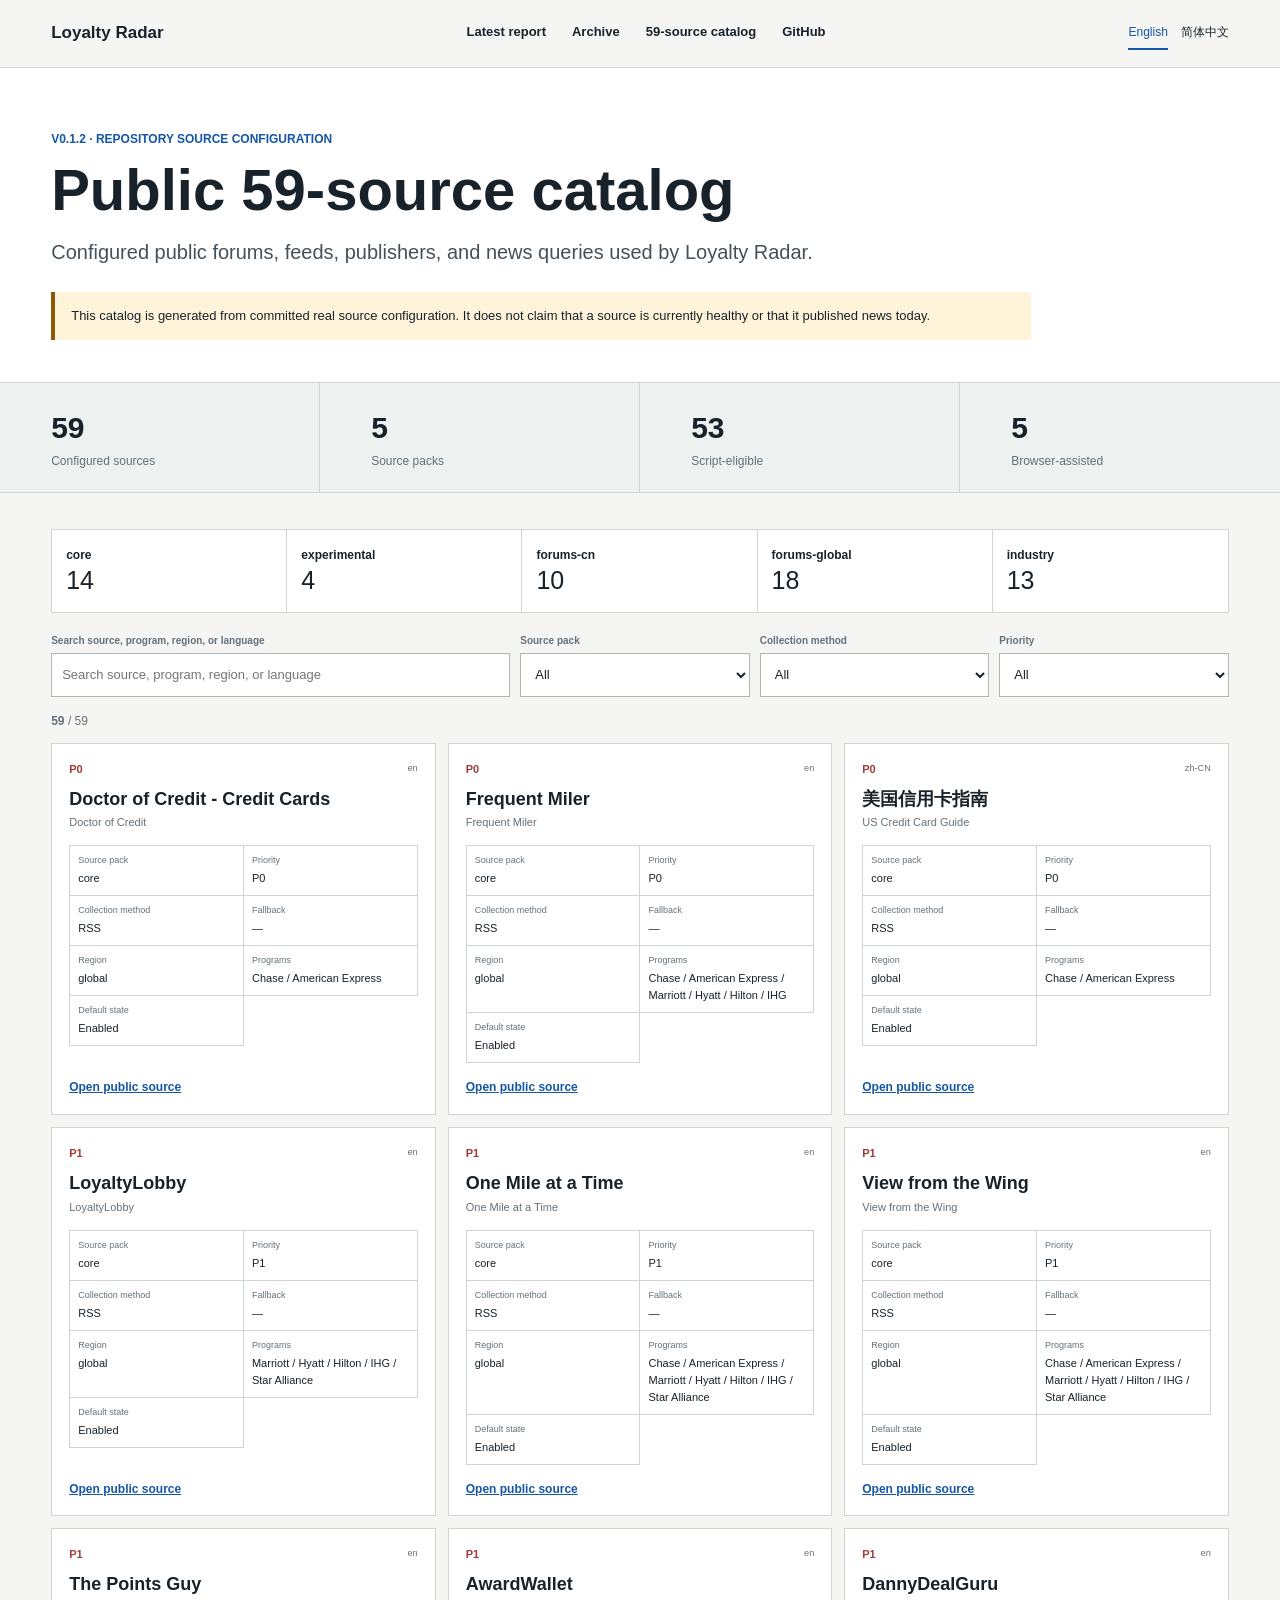
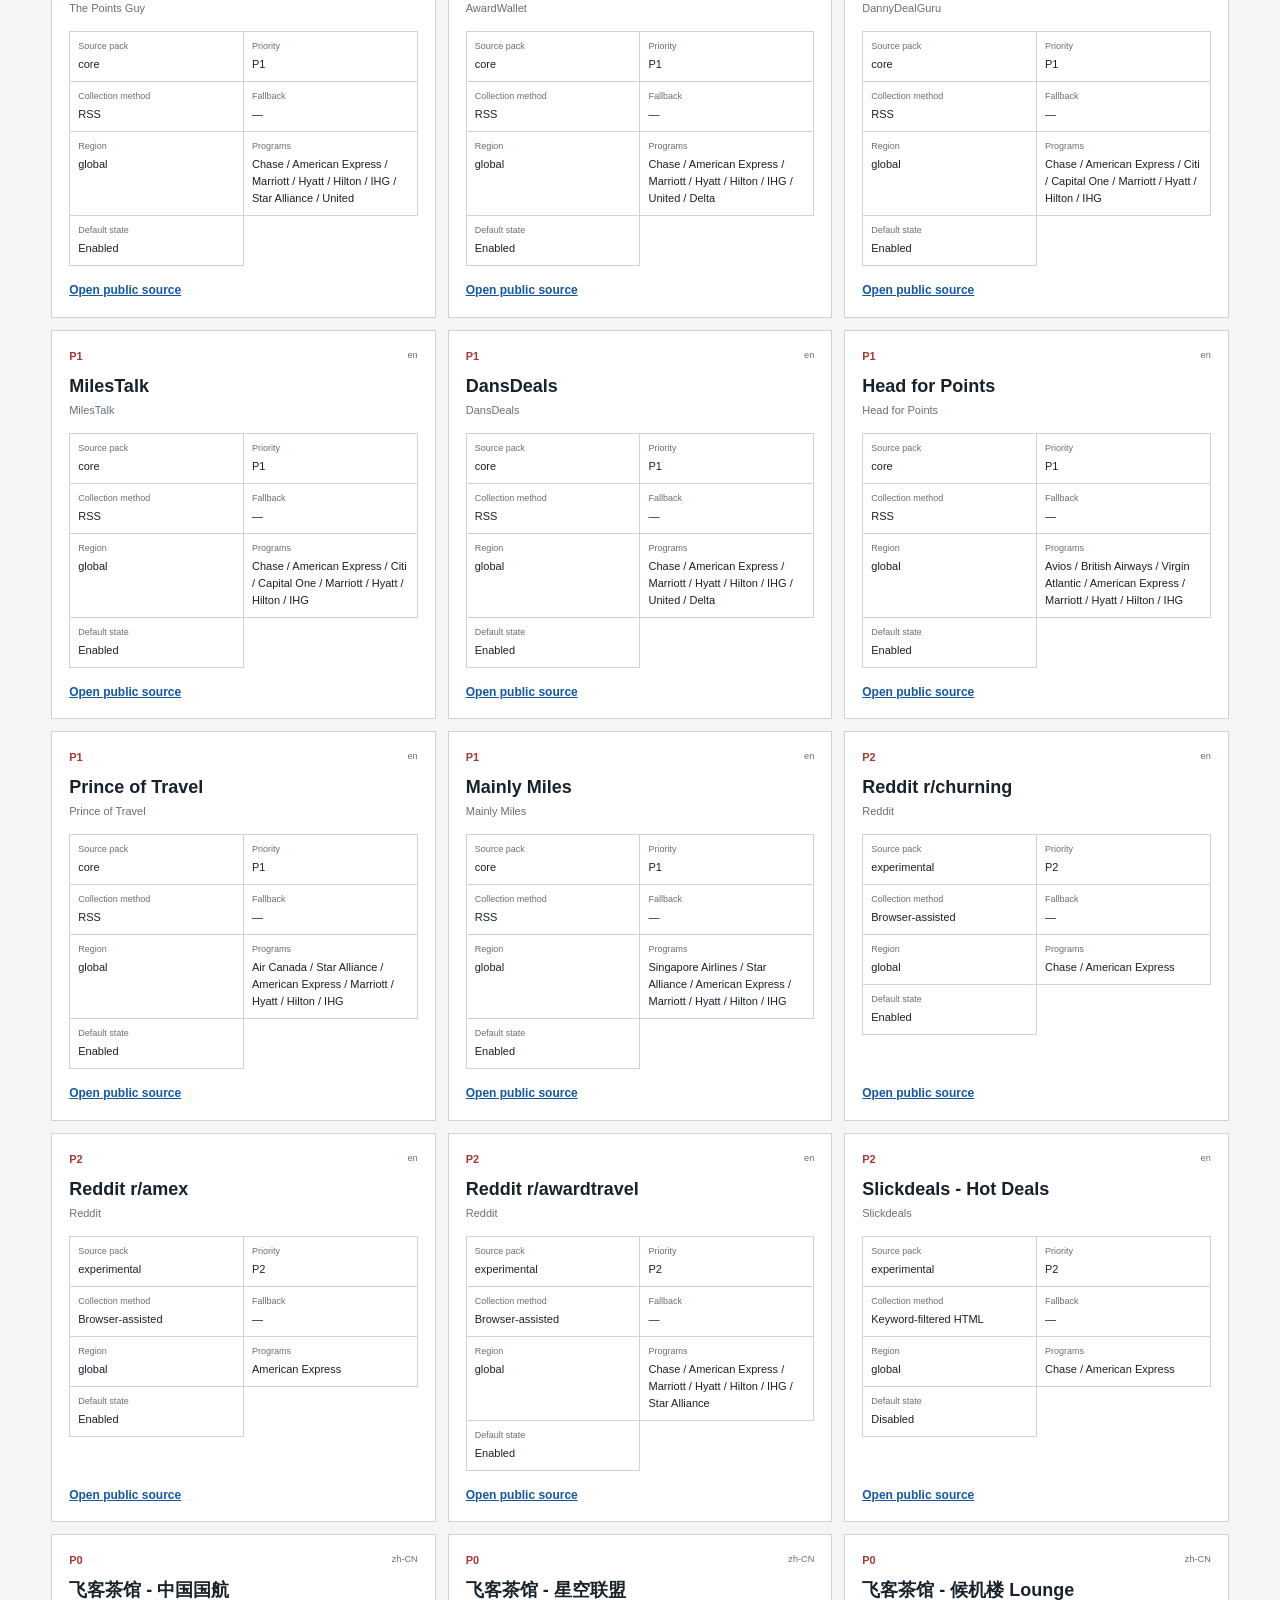
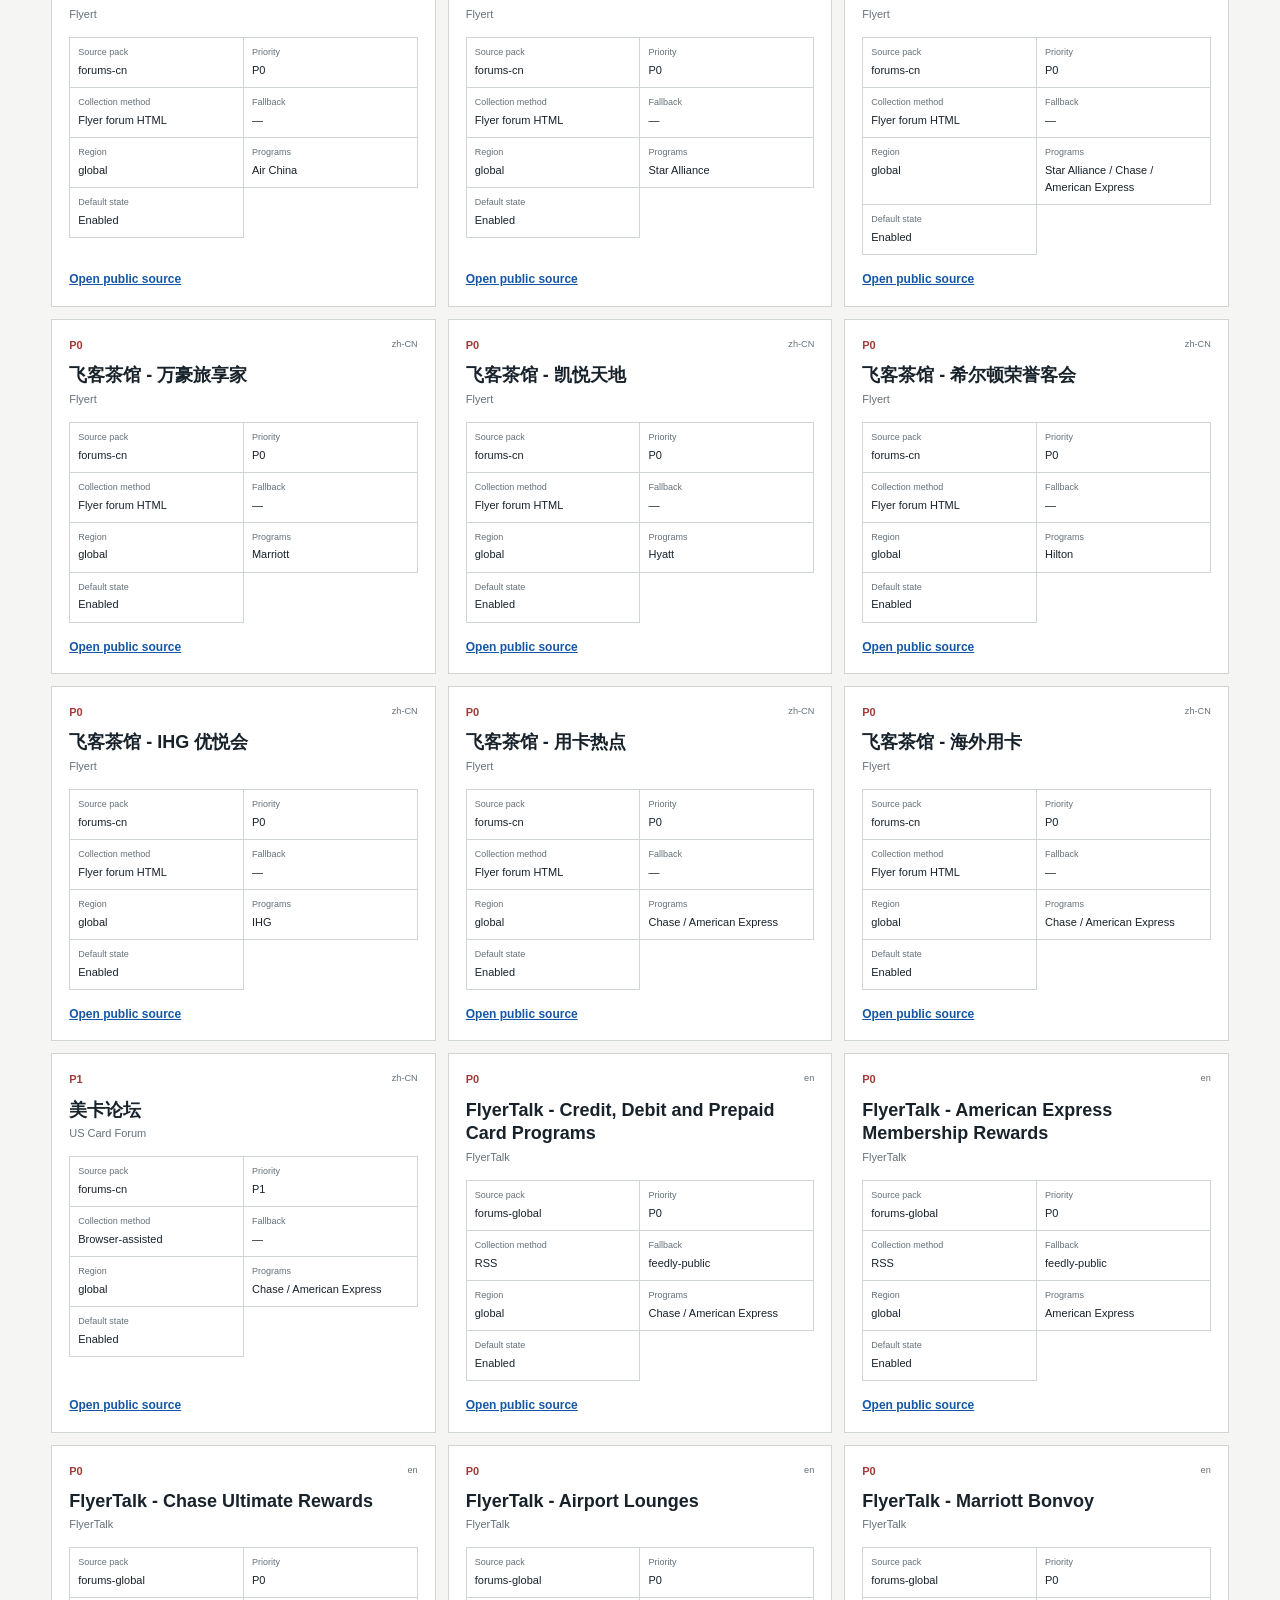
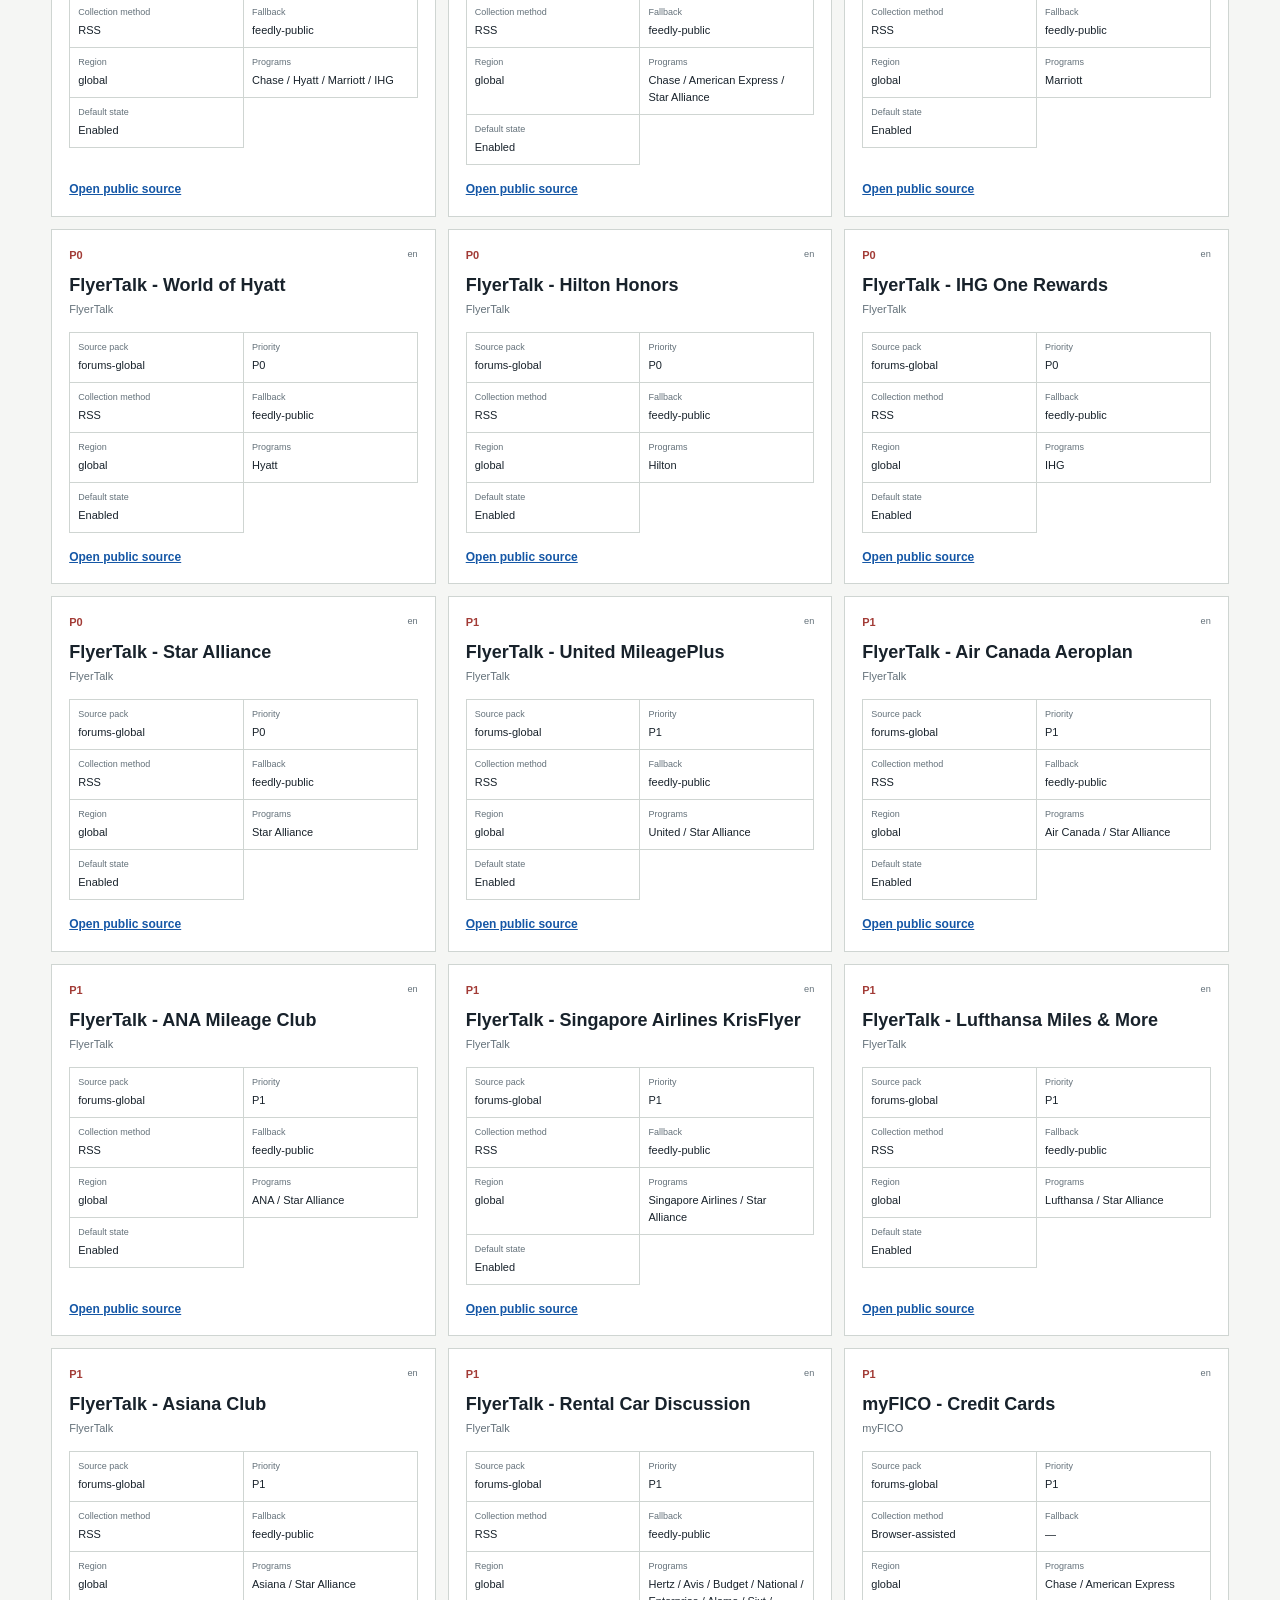
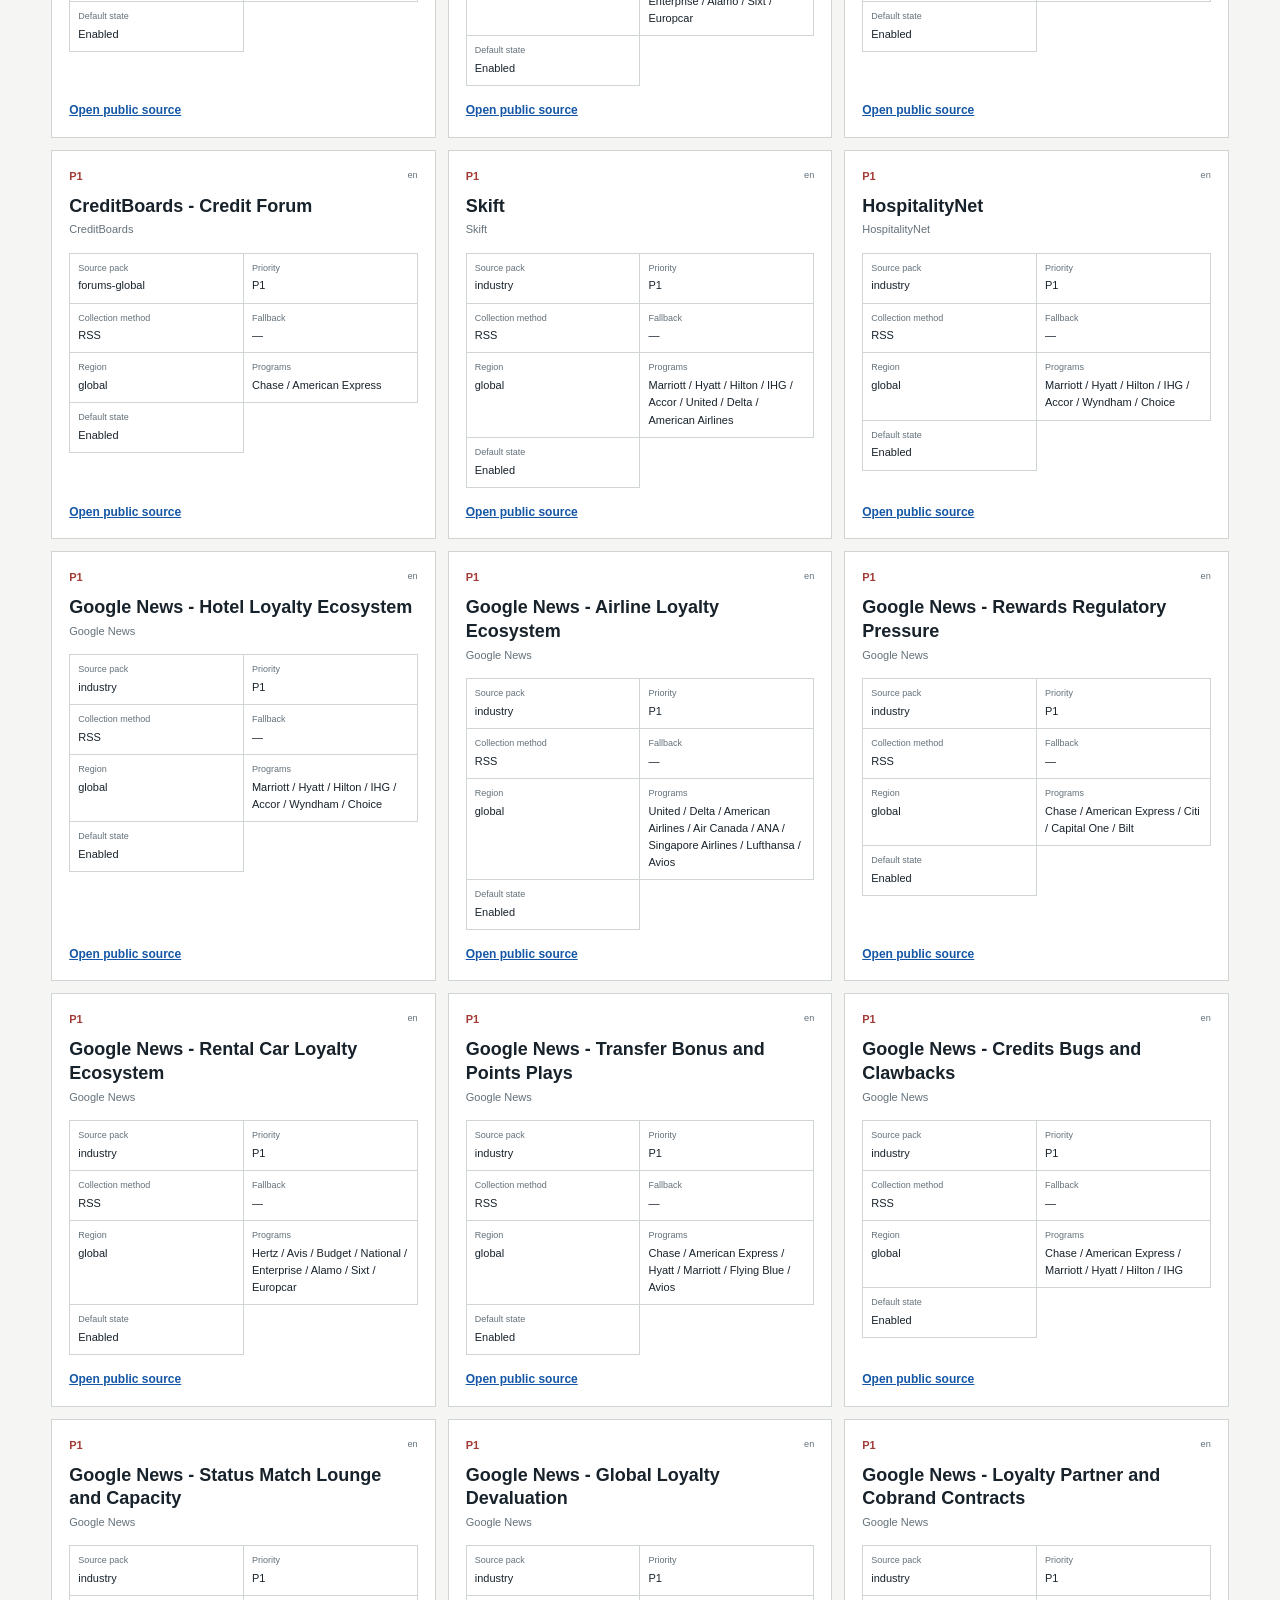
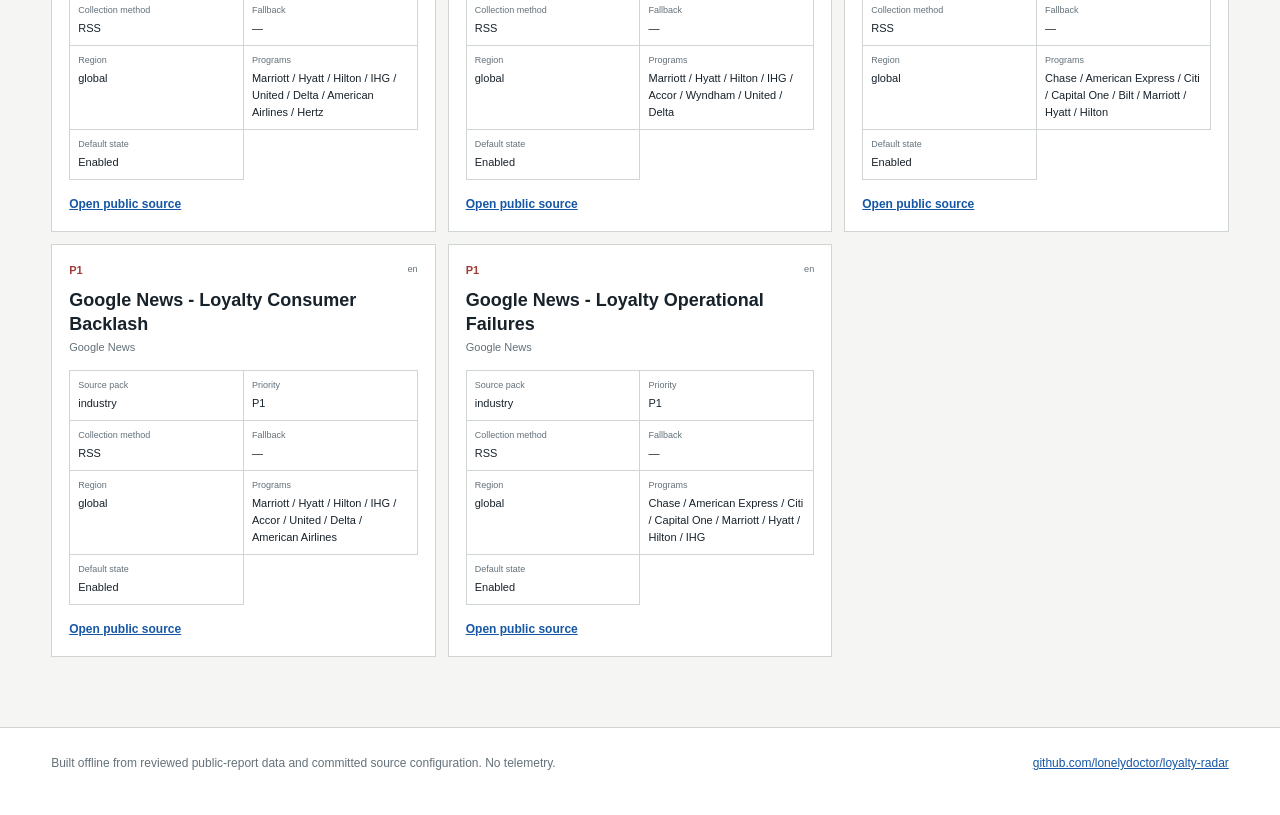
<file: docs/site/sources/index.html>
<!doctype html>
<html lang="en"><head><meta charset="utf-8"><meta name="viewport" content="width=device-width,initial-scale=1">
<title>Public 59-source catalog · Loyalty Radar</title><meta name="description" content="Configured public forums, feeds, publishers, and news queries used by Loyalty Radar.">
<meta property="og:type" content="website"><meta property="og:title" content="Public 59-source catalog · Loyalty Radar"><meta property="og:description" content="Configured public forums, feeds, publishers, and news queries used by Loyalty Radar.">
<meta property="og:image" content="../assets/social-preview.png"><link rel="icon" type="image/png" href="../assets/icon-128.png">
<link rel="stylesheet" href="../assets/site.css"></head><body data-page-locale="en">
<a class="skip-link" href="#content">Skip to content</a>
<header class="site-header"><a class="brand" href="../en/">Loyalty Radar</a><nav class="primary-nav" aria-label="Primary navigation"><a href="../en/">Latest report</a><a href="../en/#archive">Archive</a><a href="../en/sources/">59-source catalog</a><a href="https://github.com/lonelydoctor/loyalty-radar">GitHub</a></nav><nav class="language-switch" aria-label="Language / 语言"><a class="current" href="../en/sources/" hreflang="en">English</a><a class="" href="../zh-CN/sources/" hreflang="zh-CN">简体中文</a></nav></header>
<main id="content" class="catalog-page" data-catalog-count="59">
<section class="catalog-hero" data-layout-check><p class="eyebrow">v0.1.2 · Repository source configuration</p><h1>Public 59-source catalog</h1><p class="hero-subtitle" data-critical-text>Configured public forums, feeds, publishers, and news queries used by Loyalty Radar.</p><p class="catalog-notice">This catalog is generated from committed real source configuration. It does not claim that a source is currently healthy or that it published news today.</p></section>
<section class="catalog-metrics" data-layout-check><div><strong>59</strong><span>Configured sources</span></div><div><strong>5</strong><span>Source packs</span></div><div><strong>53</strong><span>Script-eligible</span></div><div><strong>5</strong><span>Browser-assisted</span></div></section>
<section class="catalog-content"><div class="pack-strip" data-layout-check><button type="button" data-pack-button="core"><strong>core</strong><span>14</span></button><button type="button" data-pack-button="experimental"><strong>experimental</strong><span>4</span></button><button type="button" data-pack-button="forums-cn"><strong>forums-cn</strong><span>10</span></button><button type="button" data-pack-button="forums-global"><strong>forums-global</strong><span>18</span></button><button type="button" data-pack-button="industry"><strong>industry</strong><span>13</span></button></div><div class="catalog-controls" data-layout-check><label><span>Search source, program, region, or language</span><input id="source-search" type="search" placeholder="Search source, program, region, or language"></label><label><span>Source pack</span><select id="source-pack"><option value="all">All</option><option value="core">core (14)</option><option value="experimental">experimental (4)</option><option value="forums-cn">forums-cn (10)</option><option value="forums-global">forums-global (18)</option><option value="industry">industry (13)</option></select></label><label><span>Collection method</span><select id="source-method"><option value="all">All</option><option value="rss">RSS</option><option value="flyert_forum">Flyer forum HTML</option><option value="html_keyword">Keyword-filtered HTML</option><option value="browser_only">Browser-assisted</option></select></label><label><span>Priority</span><select id="source-priority"><option value="all">All</option><option>P0</option><option>P1</option><option>P2</option></select></label></div>
<div class="catalog-count"><strong id="visible-source-count">59</strong> / 59</div><div class="source-grid"><article class="source-card" data-search="doctor of credit - credit cards doctor of credit core global en chase / american express" data-pack="core" data-method="rss" data-priority="P0" data-layout-check>
<div class="source-card-head"><span>P0</span><small>en</small></div><h2>Doctor of Credit - Credit Cards</h2><p>Doctor of Credit</p><dl><div><dt>Source pack</dt><dd>core</dd></div><div><dt>Priority</dt><dd>P0</dd></div><div><dt>Collection method</dt><dd>RSS</dd></div><div><dt>Fallback</dt><dd>—</dd></div><div><dt>Region</dt><dd>global</dd></div><div><dt>Programs</dt><dd>Chase / American Express</dd></div><div><dt>Default state</dt><dd>Enabled</dd></div></dl><a href="https://www.doctorofcredit.com/category/credit-cards/feed/" target="_blank" rel="noreferrer">Open public source</a></article><article class="source-card" data-search="frequent miler frequent miler core global en chase / american express / marriott / hyatt / hilton / ihg" data-pack="core" data-method="rss" data-priority="P0" data-layout-check>
<div class="source-card-head"><span>P0</span><small>en</small></div><h2>Frequent Miler</h2><p>Frequent Miler</p><dl><div><dt>Source pack</dt><dd>core</dd></div><div><dt>Priority</dt><dd>P0</dd></div><div><dt>Collection method</dt><dd>RSS</dd></div><div><dt>Fallback</dt><dd>—</dd></div><div><dt>Region</dt><dd>global</dd></div><div><dt>Programs</dt><dd>Chase / American Express / Marriott / Hyatt / Hilton / IHG</dd></div><div><dt>Default state</dt><dd>Enabled</dd></div></dl><a href="https://frequentmiler.com/feed/" target="_blank" rel="noreferrer">Open public source</a></article><article class="source-card" data-search="美国信用卡指南 us credit card guide core global zh-cn chase / american express" data-pack="core" data-method="rss" data-priority="P0" data-layout-check>
<div class="source-card-head"><span>P0</span><small>zh-CN</small></div><h2>美国信用卡指南</h2><p>US Credit Card Guide</p><dl><div><dt>Source pack</dt><dd>core</dd></div><div><dt>Priority</dt><dd>P0</dd></div><div><dt>Collection method</dt><dd>RSS</dd></div><div><dt>Fallback</dt><dd>—</dd></div><div><dt>Region</dt><dd>global</dd></div><div><dt>Programs</dt><dd>Chase / American Express</dd></div><div><dt>Default state</dt><dd>Enabled</dd></div></dl><a href="https://www.uscreditcardguide.com/zh/feed/" target="_blank" rel="noreferrer">Open public source</a></article><article class="source-card" data-search="loyaltylobby loyaltylobby core global en marriott / hyatt / hilton / ihg / star alliance" data-pack="core" data-method="rss" data-priority="P1" data-layout-check>
<div class="source-card-head"><span>P1</span><small>en</small></div><h2>LoyaltyLobby</h2><p>LoyaltyLobby</p><dl><div><dt>Source pack</dt><dd>core</dd></div><div><dt>Priority</dt><dd>P1</dd></div><div><dt>Collection method</dt><dd>RSS</dd></div><div><dt>Fallback</dt><dd>—</dd></div><div><dt>Region</dt><dd>global</dd></div><div><dt>Programs</dt><dd>Marriott / Hyatt / Hilton / IHG / Star Alliance</dd></div><div><dt>Default state</dt><dd>Enabled</dd></div></dl><a href="https://loyaltylobby.com/feed/" target="_blank" rel="noreferrer">Open public source</a></article><article class="source-card" data-search="one mile at a time one mile at a time core global en chase / american express / marriott / hyatt / hilton / ihg / star alliance" data-pack="core" data-method="rss" data-priority="P1" data-layout-check>
<div class="source-card-head"><span>P1</span><small>en</small></div><h2>One Mile at a Time</h2><p>One Mile at a Time</p><dl><div><dt>Source pack</dt><dd>core</dd></div><div><dt>Priority</dt><dd>P1</dd></div><div><dt>Collection method</dt><dd>RSS</dd></div><div><dt>Fallback</dt><dd>—</dd></div><div><dt>Region</dt><dd>global</dd></div><div><dt>Programs</dt><dd>Chase / American Express / Marriott / Hyatt / Hilton / IHG / Star Alliance</dd></div><div><dt>Default state</dt><dd>Enabled</dd></div></dl><a href="https://onemileatatime.com/feed/" target="_blank" rel="noreferrer">Open public source</a></article><article class="source-card" data-search="view from the wing view from the wing core global en chase / american express / marriott / hyatt / hilton / ihg / star alliance" data-pack="core" data-method="rss" data-priority="P1" data-layout-check>
<div class="source-card-head"><span>P1</span><small>en</small></div><h2>View from the Wing</h2><p>View from the Wing</p><dl><div><dt>Source pack</dt><dd>core</dd></div><div><dt>Priority</dt><dd>P1</dd></div><div><dt>Collection method</dt><dd>RSS</dd></div><div><dt>Fallback</dt><dd>—</dd></div><div><dt>Region</dt><dd>global</dd></div><div><dt>Programs</dt><dd>Chase / American Express / Marriott / Hyatt / Hilton / IHG / Star Alliance</dd></div><div><dt>Default state</dt><dd>Enabled</dd></div></dl><a href="https://viewfromthewing.com/feed/" target="_blank" rel="noreferrer">Open public source</a></article><article class="source-card" data-search="the points guy the points guy core global en chase / american express / marriott / hyatt / hilton / ihg / star alliance / united" data-pack="core" data-method="rss" data-priority="P1" data-layout-check>
<div class="source-card-head"><span>P1</span><small>en</small></div><h2>The Points Guy</h2><p>The Points Guy</p><dl><div><dt>Source pack</dt><dd>core</dd></div><div><dt>Priority</dt><dd>P1</dd></div><div><dt>Collection method</dt><dd>RSS</dd></div><div><dt>Fallback</dt><dd>—</dd></div><div><dt>Region</dt><dd>global</dd></div><div><dt>Programs</dt><dd>Chase / American Express / Marriott / Hyatt / Hilton / IHG / Star Alliance / United</dd></div><div><dt>Default state</dt><dd>Enabled</dd></div></dl><a href="https://thepointsguy.com/feed/" target="_blank" rel="noreferrer">Open public source</a></article><article class="source-card" data-search="awardwallet awardwallet core global en chase / american express / marriott / hyatt / hilton / ihg / united / delta" data-pack="core" data-method="rss" data-priority="P1" data-layout-check>
<div class="source-card-head"><span>P1</span><small>en</small></div><h2>AwardWallet</h2><p>AwardWallet</p><dl><div><dt>Source pack</dt><dd>core</dd></div><div><dt>Priority</dt><dd>P1</dd></div><div><dt>Collection method</dt><dd>RSS</dd></div><div><dt>Fallback</dt><dd>—</dd></div><div><dt>Region</dt><dd>global</dd></div><div><dt>Programs</dt><dd>Chase / American Express / Marriott / Hyatt / Hilton / IHG / United / Delta</dd></div><div><dt>Default state</dt><dd>Enabled</dd></div></dl><a href="https://awardwallet.com/blog/feed/" target="_blank" rel="noreferrer">Open public source</a></article><article class="source-card" data-search="dannydealguru dannydealguru core global en chase / american express / citi / capital one / marriott / hyatt / hilton / ihg" data-pack="core" data-method="rss" data-priority="P1" data-layout-check>
<div class="source-card-head"><span>P1</span><small>en</small></div><h2>DannyDealGuru</h2><p>DannyDealGuru</p><dl><div><dt>Source pack</dt><dd>core</dd></div><div><dt>Priority</dt><dd>P1</dd></div><div><dt>Collection method</dt><dd>RSS</dd></div><div><dt>Fallback</dt><dd>—</dd></div><div><dt>Region</dt><dd>global</dd></div><div><dt>Programs</dt><dd>Chase / American Express / Citi / Capital One / Marriott / Hyatt / Hilton / IHG</dd></div><div><dt>Default state</dt><dd>Enabled</dd></div></dl><a href="https://dannydealguru.com/feed/" target="_blank" rel="noreferrer">Open public source</a></article><article class="source-card" data-search="milestalk milestalk core global en chase / american express / citi / capital one / marriott / hyatt / hilton / ihg" data-pack="core" data-method="rss" data-priority="P1" data-layout-check>
<div class="source-card-head"><span>P1</span><small>en</small></div><h2>MilesTalk</h2><p>MilesTalk</p><dl><div><dt>Source pack</dt><dd>core</dd></div><div><dt>Priority</dt><dd>P1</dd></div><div><dt>Collection method</dt><dd>RSS</dd></div><div><dt>Fallback</dt><dd>—</dd></div><div><dt>Region</dt><dd>global</dd></div><div><dt>Programs</dt><dd>Chase / American Express / Citi / Capital One / Marriott / Hyatt / Hilton / IHG</dd></div><div><dt>Default state</dt><dd>Enabled</dd></div></dl><a href="https://milestalk.com/feed/" target="_blank" rel="noreferrer">Open public source</a></article><article class="source-card" data-search="dansdeals dansdeals core global en chase / american express / marriott / hyatt / hilton / ihg / united / delta" data-pack="core" data-method="rss" data-priority="P1" data-layout-check>
<div class="source-card-head"><span>P1</span><small>en</small></div><h2>DansDeals</h2><p>DansDeals</p><dl><div><dt>Source pack</dt><dd>core</dd></div><div><dt>Priority</dt><dd>P1</dd></div><div><dt>Collection method</dt><dd>RSS</dd></div><div><dt>Fallback</dt><dd>—</dd></div><div><dt>Region</dt><dd>global</dd></div><div><dt>Programs</dt><dd>Chase / American Express / Marriott / Hyatt / Hilton / IHG / United / Delta</dd></div><div><dt>Default state</dt><dd>Enabled</dd></div></dl><a href="https://www.dansdeals.com/feed/" target="_blank" rel="noreferrer">Open public source</a></article><article class="source-card" data-search="head for points head for points core global en avios / british airways / virgin atlantic / american express / marriott / hyatt / hilton / ihg" data-pack="core" data-method="rss" data-priority="P1" data-layout-check>
<div class="source-card-head"><span>P1</span><small>en</small></div><h2>Head for Points</h2><p>Head for Points</p><dl><div><dt>Source pack</dt><dd>core</dd></div><div><dt>Priority</dt><dd>P1</dd></div><div><dt>Collection method</dt><dd>RSS</dd></div><div><dt>Fallback</dt><dd>—</dd></div><div><dt>Region</dt><dd>global</dd></div><div><dt>Programs</dt><dd>Avios / British Airways / Virgin Atlantic / American Express / Marriott / Hyatt / Hilton / IHG</dd></div><div><dt>Default state</dt><dd>Enabled</dd></div></dl><a href="https://www.headforpoints.com/feed/" target="_blank" rel="noreferrer">Open public source</a></article><article class="source-card" data-search="prince of travel prince of travel core global en air canada / star alliance / american express / marriott / hyatt / hilton / ihg" data-pack="core" data-method="rss" data-priority="P1" data-layout-check>
<div class="source-card-head"><span>P1</span><small>en</small></div><h2>Prince of Travel</h2><p>Prince of Travel</p><dl><div><dt>Source pack</dt><dd>core</dd></div><div><dt>Priority</dt><dd>P1</dd></div><div><dt>Collection method</dt><dd>RSS</dd></div><div><dt>Fallback</dt><dd>—</dd></div><div><dt>Region</dt><dd>global</dd></div><div><dt>Programs</dt><dd>Air Canada / Star Alliance / American Express / Marriott / Hyatt / Hilton / IHG</dd></div><div><dt>Default state</dt><dd>Enabled</dd></div></dl><a href="https://princeoftravel.com/feed/" target="_blank" rel="noreferrer">Open public source</a></article><article class="source-card" data-search="mainly miles mainly miles core global en singapore airlines / star alliance / american express / marriott / hyatt / hilton / ihg" data-pack="core" data-method="rss" data-priority="P1" data-layout-check>
<div class="source-card-head"><span>P1</span><small>en</small></div><h2>Mainly Miles</h2><p>Mainly Miles</p><dl><div><dt>Source pack</dt><dd>core</dd></div><div><dt>Priority</dt><dd>P1</dd></div><div><dt>Collection method</dt><dd>RSS</dd></div><div><dt>Fallback</dt><dd>—</dd></div><div><dt>Region</dt><dd>global</dd></div><div><dt>Programs</dt><dd>Singapore Airlines / Star Alliance / American Express / Marriott / Hyatt / Hilton / IHG</dd></div><div><dt>Default state</dt><dd>Enabled</dd></div></dl><a href="https://mainlymiles.com/feed/" target="_blank" rel="noreferrer">Open public source</a></article><article class="source-card" data-search="reddit r/churning reddit experimental global en chase / american express" data-pack="experimental" data-method="browser_only" data-priority="P2" data-layout-check>
<div class="source-card-head"><span>P2</span><small>en</small></div><h2>Reddit r/churning</h2><p>Reddit</p><dl><div><dt>Source pack</dt><dd>experimental</dd></div><div><dt>Priority</dt><dd>P2</dd></div><div><dt>Collection method</dt><dd>Browser-assisted</dd></div><div><dt>Fallback</dt><dd>—</dd></div><div><dt>Region</dt><dd>global</dd></div><div><dt>Programs</dt><dd>Chase / American Express</dd></div><div><dt>Default state</dt><dd>Enabled</dd></div></dl><a href="https://www.reddit.com/r/churning/" target="_blank" rel="noreferrer">Open public source</a></article><article class="source-card" data-search="reddit r/amex reddit experimental global en american express" data-pack="experimental" data-method="browser_only" data-priority="P2" data-layout-check>
<div class="source-card-head"><span>P2</span><small>en</small></div><h2>Reddit r/amex</h2><p>Reddit</p><dl><div><dt>Source pack</dt><dd>experimental</dd></div><div><dt>Priority</dt><dd>P2</dd></div><div><dt>Collection method</dt><dd>Browser-assisted</dd></div><div><dt>Fallback</dt><dd>—</dd></div><div><dt>Region</dt><dd>global</dd></div><div><dt>Programs</dt><dd>American Express</dd></div><div><dt>Default state</dt><dd>Enabled</dd></div></dl><a href="https://www.reddit.com/r/amex/" target="_blank" rel="noreferrer">Open public source</a></article><article class="source-card" data-search="reddit r/awardtravel reddit experimental global en chase / american express / marriott / hyatt / hilton / ihg / star alliance" data-pack="experimental" data-method="browser_only" data-priority="P2" data-layout-check>
<div class="source-card-head"><span>P2</span><small>en</small></div><h2>Reddit r/awardtravel</h2><p>Reddit</p><dl><div><dt>Source pack</dt><dd>experimental</dd></div><div><dt>Priority</dt><dd>P2</dd></div><div><dt>Collection method</dt><dd>Browser-assisted</dd></div><div><dt>Fallback</dt><dd>—</dd></div><div><dt>Region</dt><dd>global</dd></div><div><dt>Programs</dt><dd>Chase / American Express / Marriott / Hyatt / Hilton / IHG / Star Alliance</dd></div><div><dt>Default state</dt><dd>Enabled</dd></div></dl><a href="https://www.reddit.com/r/awardtravel/" target="_blank" rel="noreferrer">Open public source</a></article><article class="source-card" data-search="slickdeals - hot deals slickdeals experimental global en chase / american express" data-pack="experimental" data-method="html_keyword" data-priority="P2" data-layout-check>
<div class="source-card-head"><span>P2</span><small>en</small></div><h2>Slickdeals - Hot Deals</h2><p>Slickdeals</p><dl><div><dt>Source pack</dt><dd>experimental</dd></div><div><dt>Priority</dt><dd>P2</dd></div><div><dt>Collection method</dt><dd>Keyword-filtered HTML</dd></div><div><dt>Fallback</dt><dd>—</dd></div><div><dt>Region</dt><dd>global</dd></div><div><dt>Programs</dt><dd>Chase / American Express</dd></div><div><dt>Default state</dt><dd>Disabled</dd></div></dl><a href="https://slickdeals.net/forums/forumdisplay.php?f=9" target="_blank" rel="noreferrer">Open public source</a></article><article class="source-card" data-search="飞客茶馆 - 中国国航 flyert forums-cn global zh-cn air china" data-pack="forums-cn" data-method="flyert_forum" data-priority="P0" data-layout-check>
<div class="source-card-head"><span>P0</span><small>zh-CN</small></div><h2>飞客茶馆 - 中国国航</h2><p>Flyert</p><dl><div><dt>Source pack</dt><dd>forums-cn</dd></div><div><dt>Priority</dt><dd>P0</dd></div><div><dt>Collection method</dt><dd>Flyer forum HTML</dd></div><div><dt>Fallback</dt><dd>—</dd></div><div><dt>Region</dt><dd>global</dd></div><div><dt>Programs</dt><dd>Air China</dd></div><div><dt>Default state</dt><dd>Enabled</dd></div></dl><a href="https://www.flyert.com/forum.php?mod=forumdisplay&amp;orderby=dateline&amp;fid=68" target="_blank" rel="noreferrer">Open public source</a></article><article class="source-card" data-search="飞客茶馆 - 星空联盟 flyert forums-cn global zh-cn star alliance" data-pack="forums-cn" data-method="flyert_forum" data-priority="P0" data-layout-check>
<div class="source-card-head"><span>P0</span><small>zh-CN</small></div><h2>飞客茶馆 - 星空联盟</h2><p>Flyert</p><dl><div><dt>Source pack</dt><dd>forums-cn</dd></div><div><dt>Priority</dt><dd>P0</dd></div><div><dt>Collection method</dt><dd>Flyer forum HTML</dd></div><div><dt>Fallback</dt><dd>—</dd></div><div><dt>Region</dt><dd>global</dd></div><div><dt>Programs</dt><dd>Star Alliance</dd></div><div><dt>Default state</dt><dd>Enabled</dd></div></dl><a href="https://www.flyert.com/forum.php?mod=forumdisplay&amp;orderby=dateline&amp;fid=110" target="_blank" rel="noreferrer">Open public source</a></article><article class="source-card" data-search="飞客茶馆 - 候机楼 lounge flyert forums-cn global zh-cn star alliance / chase / american express" data-pack="forums-cn" data-method="flyert_forum" data-priority="P0" data-layout-check>
<div class="source-card-head"><span>P0</span><small>zh-CN</small></div><h2>飞客茶馆 - 候机楼 Lounge</h2><p>Flyert</p><dl><div><dt>Source pack</dt><dd>forums-cn</dd></div><div><dt>Priority</dt><dd>P0</dd></div><div><dt>Collection method</dt><dd>Flyer forum HTML</dd></div><div><dt>Fallback</dt><dd>—</dd></div><div><dt>Region</dt><dd>global</dd></div><div><dt>Programs</dt><dd>Star Alliance / Chase / American Express</dd></div><div><dt>Default state</dt><dd>Enabled</dd></div></dl><a href="https://www.flyert.com/forum.php?mod=forumdisplay&amp;orderby=dateline&amp;fid=371" target="_blank" rel="noreferrer">Open public source</a></article><article class="source-card" data-search="飞客茶馆 - 万豪旅享家 flyert forums-cn global zh-cn marriott" data-pack="forums-cn" data-method="flyert_forum" data-priority="P0" data-layout-check>
<div class="source-card-head"><span>P0</span><small>zh-CN</small></div><h2>飞客茶馆 - 万豪旅享家</h2><p>Flyert</p><dl><div><dt>Source pack</dt><dd>forums-cn</dd></div><div><dt>Priority</dt><dd>P0</dd></div><div><dt>Collection method</dt><dd>Flyer forum HTML</dd></div><div><dt>Fallback</dt><dd>—</dd></div><div><dt>Region</dt><dd>global</dd></div><div><dt>Programs</dt><dd>Marriott</dd></div><div><dt>Default state</dt><dd>Enabled</dd></div></dl><a href="https://www.flyert.com/forum.php?mod=forumdisplay&amp;orderby=dateline&amp;fid=63" target="_blank" rel="noreferrer">Open public source</a></article><article class="source-card" data-search="飞客茶馆 - 凯悦天地 flyert forums-cn global zh-cn hyatt" data-pack="forums-cn" data-method="flyert_forum" data-priority="P0" data-layout-check>
<div class="source-card-head"><span>P0</span><small>zh-CN</small></div><h2>飞客茶馆 - 凯悦天地</h2><p>Flyert</p><dl><div><dt>Source pack</dt><dd>forums-cn</dd></div><div><dt>Priority</dt><dd>P0</dd></div><div><dt>Collection method</dt><dd>Flyer forum HTML</dd></div><div><dt>Fallback</dt><dd>—</dd></div><div><dt>Region</dt><dd>global</dd></div><div><dt>Programs</dt><dd>Hyatt</dd></div><div><dt>Default state</dt><dd>Enabled</dd></div></dl><a href="https://www.flyert.com/forum.php?mod=forumdisplay&amp;orderby=dateline&amp;fid=60" target="_blank" rel="noreferrer">Open public source</a></article><article class="source-card" data-search="飞客茶馆 - 希尔顿荣誉客会 flyert forums-cn global zh-cn hilton" data-pack="forums-cn" data-method="flyert_forum" data-priority="P0" data-layout-check>
<div class="source-card-head"><span>P0</span><small>zh-CN</small></div><h2>飞客茶馆 - 希尔顿荣誉客会</h2><p>Flyert</p><dl><div><dt>Source pack</dt><dd>forums-cn</dd></div><div><dt>Priority</dt><dd>P0</dd></div><div><dt>Collection method</dt><dd>Flyer forum HTML</dd></div><div><dt>Fallback</dt><dd>—</dd></div><div><dt>Region</dt><dd>global</dd></div><div><dt>Programs</dt><dd>Hilton</dd></div><div><dt>Default state</dt><dd>Enabled</dd></div></dl><a href="https://www.flyert.com/forum.php?mod=forumdisplay&amp;orderby=dateline&amp;fid=61" target="_blank" rel="noreferrer">Open public source</a></article><article class="source-card" data-search="飞客茶馆 - ihg 优悦会 flyert forums-cn global zh-cn ihg" data-pack="forums-cn" data-method="flyert_forum" data-priority="P0" data-layout-check>
<div class="source-card-head"><span>P0</span><small>zh-CN</small></div><h2>飞客茶馆 - IHG 优悦会</h2><p>Flyert</p><dl><div><dt>Source pack</dt><dd>forums-cn</dd></div><div><dt>Priority</dt><dd>P0</dd></div><div><dt>Collection method</dt><dd>Flyer forum HTML</dd></div><div><dt>Fallback</dt><dd>—</dd></div><div><dt>Region</dt><dd>global</dd></div><div><dt>Programs</dt><dd>IHG</dd></div><div><dt>Default state</dt><dd>Enabled</dd></div></dl><a href="https://www.flyert.com/forum.php?mod=forumdisplay&amp;orderby=dateline&amp;fid=23" target="_blank" rel="noreferrer">Open public source</a></article><article class="source-card" data-search="飞客茶馆 - 用卡热点 flyert forums-cn global zh-cn chase / american express" data-pack="forums-cn" data-method="flyert_forum" data-priority="P0" data-layout-check>
<div class="source-card-head"><span>P0</span><small>zh-CN</small></div><h2>飞客茶馆 - 用卡热点</h2><p>Flyert</p><dl><div><dt>Source pack</dt><dd>forums-cn</dd></div><div><dt>Priority</dt><dd>P0</dd></div><div><dt>Collection method</dt><dd>Flyer forum HTML</dd></div><div><dt>Fallback</dt><dd>—</dd></div><div><dt>Region</dt><dd>global</dd></div><div><dt>Programs</dt><dd>Chase / American Express</dd></div><div><dt>Default state</dt><dd>Enabled</dd></div></dl><a href="https://www.flyert.com/forum.php?mod=forumdisplay&amp;orderby=dateline&amp;fid=59" target="_blank" rel="noreferrer">Open public source</a></article><article class="source-card" data-search="飞客茶馆 - 海外用卡 flyert forums-cn global zh-cn chase / american express" data-pack="forums-cn" data-method="flyert_forum" data-priority="P0" data-layout-check>
<div class="source-card-head"><span>P0</span><small>zh-CN</small></div><h2>飞客茶馆 - 海外用卡</h2><p>Flyert</p><dl><div><dt>Source pack</dt><dd>forums-cn</dd></div><div><dt>Priority</dt><dd>P0</dd></div><div><dt>Collection method</dt><dd>Flyer forum HTML</dd></div><div><dt>Fallback</dt><dd>—</dd></div><div><dt>Region</dt><dd>global</dd></div><div><dt>Programs</dt><dd>Chase / American Express</dd></div><div><dt>Default state</dt><dd>Enabled</dd></div></dl><a href="https://www.flyert.com/forum.php?mod=forumdisplay&amp;orderby=dateline&amp;fid=228" target="_blank" rel="noreferrer">Open public source</a></article><article class="source-card" data-search="美卡论坛 us card forum forums-cn global zh-cn chase / american express" data-pack="forums-cn" data-method="browser_only" data-priority="P1" data-layout-check>
<div class="source-card-head"><span>P1</span><small>zh-CN</small></div><h2>美卡论坛</h2><p>US Card Forum</p><dl><div><dt>Source pack</dt><dd>forums-cn</dd></div><div><dt>Priority</dt><dd>P1</dd></div><div><dt>Collection method</dt><dd>Browser-assisted</dd></div><div><dt>Fallback</dt><dd>—</dd></div><div><dt>Region</dt><dd>global</dd></div><div><dt>Programs</dt><dd>Chase / American Express</dd></div><div><dt>Default state</dt><dd>Enabled</dd></div></dl><a href="https://www.uscardforum.com/" target="_blank" rel="noreferrer">Open public source</a></article><article class="source-card" data-search="flyertalk - credit, debit and prepaid card programs flyertalk forums-global global en chase / american express" data-pack="forums-global" data-method="rss" data-priority="P0" data-layout-check>
<div class="source-card-head"><span>P0</span><small>en</small></div><h2>FlyerTalk - Credit, Debit and Prepaid Card Programs</h2><p>FlyerTalk</p><dl><div><dt>Source pack</dt><dd>forums-global</dd></div><div><dt>Priority</dt><dd>P0</dd></div><div><dt>Collection method</dt><dd>RSS</dd></div><div><dt>Fallback</dt><dd>feedly-public</dd></div><div><dt>Region</dt><dd>global</dd></div><div><dt>Programs</dt><dd>Chase / American Express</dd></div><div><dt>Default state</dt><dd>Enabled</dd></div></dl><a href="https://www.flyertalk.com/forum/external.php?type=RSS2&amp;forumids=390" target="_blank" rel="noreferrer">Open public source</a></article><article class="source-card" data-search="flyertalk - american express membership rewards flyertalk forums-global global en american express" data-pack="forums-global" data-method="rss" data-priority="P0" data-layout-check>
<div class="source-card-head"><span>P0</span><small>en</small></div><h2>FlyerTalk - American Express Membership Rewards</h2><p>FlyerTalk</p><dl><div><dt>Source pack</dt><dd>forums-global</dd></div><div><dt>Priority</dt><dd>P0</dd></div><div><dt>Collection method</dt><dd>RSS</dd></div><div><dt>Fallback</dt><dd>feedly-public</dd></div><div><dt>Region</dt><dd>global</dd></div><div><dt>Programs</dt><dd>American Express</dd></div><div><dt>Default state</dt><dd>Enabled</dd></div></dl><a href="https://www.flyertalk.com/forum/external.php?type=RSS2&amp;forumids=410" target="_blank" rel="noreferrer">Open public source</a></article><article class="source-card" data-search="flyertalk - chase ultimate rewards flyertalk forums-global global en chase / hyatt / marriott / ihg" data-pack="forums-global" data-method="rss" data-priority="P0" data-layout-check>
<div class="source-card-head"><span>P0</span><small>en</small></div><h2>FlyerTalk - Chase Ultimate Rewards</h2><p>FlyerTalk</p><dl><div><dt>Source pack</dt><dd>forums-global</dd></div><div><dt>Priority</dt><dd>P0</dd></div><div><dt>Collection method</dt><dd>RSS</dd></div><div><dt>Fallback</dt><dd>feedly-public</dd></div><div><dt>Region</dt><dd>global</dd></div><div><dt>Programs</dt><dd>Chase / Hyatt / Marriott / IHG</dd></div><div><dt>Default state</dt><dd>Enabled</dd></div></dl><a href="https://www.flyertalk.com/forum/external.php?type=RSS2&amp;forumids=722" target="_blank" rel="noreferrer">Open public source</a></article><article class="source-card" data-search="flyertalk - airport lounges flyertalk forums-global global en chase / american express / star alliance" data-pack="forums-global" data-method="rss" data-priority="P0" data-layout-check>
<div class="source-card-head"><span>P0</span><small>en</small></div><h2>FlyerTalk - Airport Lounges</h2><p>FlyerTalk</p><dl><div><dt>Source pack</dt><dd>forums-global</dd></div><div><dt>Priority</dt><dd>P0</dd></div><div><dt>Collection method</dt><dd>RSS</dd></div><div><dt>Fallback</dt><dd>feedly-public</dd></div><div><dt>Region</dt><dd>global</dd></div><div><dt>Programs</dt><dd>Chase / American Express / Star Alliance</dd></div><div><dt>Default state</dt><dd>Enabled</dd></div></dl><a href="https://www.flyertalk.com/forum/external.php?type=RSS2&amp;forumids=763" target="_blank" rel="noreferrer">Open public source</a></article><article class="source-card" data-search="flyertalk - marriott bonvoy flyertalk forums-global global en marriott" data-pack="forums-global" data-method="rss" data-priority="P0" data-layout-check>
<div class="source-card-head"><span>P0</span><small>en</small></div><h2>FlyerTalk - Marriott Bonvoy</h2><p>FlyerTalk</p><dl><div><dt>Source pack</dt><dd>forums-global</dd></div><div><dt>Priority</dt><dd>P0</dd></div><div><dt>Collection method</dt><dd>RSS</dd></div><div><dt>Fallback</dt><dd>feedly-public</dd></div><div><dt>Region</dt><dd>global</dd></div><div><dt>Programs</dt><dd>Marriott</dd></div><div><dt>Default state</dt><dd>Enabled</dd></div></dl><a href="https://www.flyertalk.com/forum/external.php?type=RSS2&amp;forumids=766" target="_blank" rel="noreferrer">Open public source</a></article><article class="source-card" data-search="flyertalk - world of hyatt flyertalk forums-global global en hyatt" data-pack="forums-global" data-method="rss" data-priority="P0" data-layout-check>
<div class="source-card-head"><span>P0</span><small>en</small></div><h2>FlyerTalk - World of Hyatt</h2><p>FlyerTalk</p><dl><div><dt>Source pack</dt><dd>forums-global</dd></div><div><dt>Priority</dt><dd>P0</dd></div><div><dt>Collection method</dt><dd>RSS</dd></div><div><dt>Fallback</dt><dd>feedly-public</dd></div><div><dt>Region</dt><dd>global</dd></div><div><dt>Programs</dt><dd>Hyatt</dd></div><div><dt>Default state</dt><dd>Enabled</dd></div></dl><a href="https://www.flyertalk.com/forum/external.php?type=RSS2&amp;forumids=418" target="_blank" rel="noreferrer">Open public source</a></article><article class="source-card" data-search="flyertalk - hilton honors flyertalk forums-global global en hilton" data-pack="forums-global" data-method="rss" data-priority="P0" data-layout-check>
<div class="source-card-head"><span>P0</span><small>en</small></div><h2>FlyerTalk - Hilton Honors</h2><p>FlyerTalk</p><dl><div><dt>Source pack</dt><dd>forums-global</dd></div><div><dt>Priority</dt><dd>P0</dd></div><div><dt>Collection method</dt><dd>RSS</dd></div><div><dt>Fallback</dt><dd>feedly-public</dd></div><div><dt>Region</dt><dd>global</dd></div><div><dt>Programs</dt><dd>Hilton</dd></div><div><dt>Default state</dt><dd>Enabled</dd></div></dl><a href="https://www.flyertalk.com/forum/external.php?type=RSS2&amp;forumids=417" target="_blank" rel="noreferrer">Open public source</a></article><article class="source-card" data-search="flyertalk - ihg one rewards flyertalk forums-global global en ihg" data-pack="forums-global" data-method="rss" data-priority="P0" data-layout-check>
<div class="source-card-head"><span>P0</span><small>en</small></div><h2>FlyerTalk - IHG One Rewards</h2><p>FlyerTalk</p><dl><div><dt>Source pack</dt><dd>forums-global</dd></div><div><dt>Priority</dt><dd>P0</dd></div><div><dt>Collection method</dt><dd>RSS</dd></div><div><dt>Fallback</dt><dd>feedly-public</dd></div><div><dt>Region</dt><dd>global</dd></div><div><dt>Programs</dt><dd>IHG</dd></div><div><dt>Default state</dt><dd>Enabled</dd></div></dl><a href="https://www.flyertalk.com/forum/external.php?type=RSS2&amp;forumids=426" target="_blank" rel="noreferrer">Open public source</a></article><article class="source-card" data-search="flyertalk - star alliance flyertalk forums-global global en star alliance" data-pack="forums-global" data-method="rss" data-priority="P0" data-layout-check>
<div class="source-card-head"><span>P0</span><small>en</small></div><h2>FlyerTalk - Star Alliance</h2><p>FlyerTalk</p><dl><div><dt>Source pack</dt><dd>forums-global</dd></div><div><dt>Priority</dt><dd>P0</dd></div><div><dt>Collection method</dt><dd>RSS</dd></div><div><dt>Fallback</dt><dd>feedly-public</dd></div><div><dt>Region</dt><dd>global</dd></div><div><dt>Programs</dt><dd>Star Alliance</dd></div><div><dt>Default state</dt><dd>Enabled</dd></div></dl><a href="https://www.flyertalk.com/forum/external.php?type=RSS2&amp;forumids=413" target="_blank" rel="noreferrer">Open public source</a></article><article class="source-card" data-search="flyertalk - united mileageplus flyertalk forums-global global en united / star alliance" data-pack="forums-global" data-method="rss" data-priority="P1" data-layout-check>
<div class="source-card-head"><span>P1</span><small>en</small></div><h2>FlyerTalk - United MileagePlus</h2><p>FlyerTalk</p><dl><div><dt>Source pack</dt><dd>forums-global</dd></div><div><dt>Priority</dt><dd>P1</dd></div><div><dt>Collection method</dt><dd>RSS</dd></div><div><dt>Fallback</dt><dd>feedly-public</dd></div><div><dt>Region</dt><dd>global</dd></div><div><dt>Programs</dt><dd>United / Star Alliance</dd></div><div><dt>Default state</dt><dd>Enabled</dd></div></dl><a href="https://www.flyertalk.com/forum/external.php?type=RSS2&amp;forumids=681" target="_blank" rel="noreferrer">Open public source</a></article><article class="source-card" data-search="flyertalk - air canada aeroplan flyertalk forums-global global en air canada / star alliance" data-pack="forums-global" data-method="rss" data-priority="P1" data-layout-check>
<div class="source-card-head"><span>P1</span><small>en</small></div><h2>FlyerTalk - Air Canada Aeroplan</h2><p>FlyerTalk</p><dl><div><dt>Source pack</dt><dd>forums-global</dd></div><div><dt>Priority</dt><dd>P1</dd></div><div><dt>Collection method</dt><dd>RSS</dd></div><div><dt>Fallback</dt><dd>feedly-public</dd></div><div><dt>Region</dt><dd>global</dd></div><div><dt>Programs</dt><dd>Air Canada / Star Alliance</dd></div><div><dt>Default state</dt><dd>Enabled</dd></div></dl><a href="https://www.flyertalk.com/forum/external.php?type=RSS2&amp;forumids=375" target="_blank" rel="noreferrer">Open public source</a></article><article class="source-card" data-search="flyertalk - ana mileage club flyertalk forums-global global en ana / star alliance" data-pack="forums-global" data-method="rss" data-priority="P1" data-layout-check>
<div class="source-card-head"><span>P1</span><small>en</small></div><h2>FlyerTalk - ANA Mileage Club</h2><p>FlyerTalk</p><dl><div><dt>Source pack</dt><dd>forums-global</dd></div><div><dt>Priority</dt><dd>P1</dd></div><div><dt>Collection method</dt><dd>RSS</dd></div><div><dt>Fallback</dt><dd>feedly-public</dd></div><div><dt>Region</dt><dd>global</dd></div><div><dt>Programs</dt><dd>ANA / Star Alliance</dd></div><div><dt>Default state</dt><dd>Enabled</dd></div></dl><a href="https://www.flyertalk.com/forum/external.php?type=RSS2&amp;forumids=443" target="_blank" rel="noreferrer">Open public source</a></article><article class="source-card" data-search="flyertalk - singapore airlines krisflyer flyertalk forums-global global en singapore airlines / star alliance" data-pack="forums-global" data-method="rss" data-priority="P1" data-layout-check>
<div class="source-card-head"><span>P1</span><small>en</small></div><h2>FlyerTalk - Singapore Airlines KrisFlyer</h2><p>FlyerTalk</p><dl><div><dt>Source pack</dt><dd>forums-global</dd></div><div><dt>Priority</dt><dd>P1</dd></div><div><dt>Collection method</dt><dd>RSS</dd></div><div><dt>Fallback</dt><dd>feedly-public</dd></div><div><dt>Region</dt><dd>global</dd></div><div><dt>Programs</dt><dd>Singapore Airlines / Star Alliance</dd></div><div><dt>Default state</dt><dd>Enabled</dd></div></dl><a href="https://www.flyertalk.com/forum/external.php?type=RSS2&amp;forumids=500" target="_blank" rel="noreferrer">Open public source</a></article><article class="source-card" data-search="flyertalk - lufthansa miles &amp; more flyertalk forums-global global en lufthansa / star alliance" data-pack="forums-global" data-method="rss" data-priority="P1" data-layout-check>
<div class="source-card-head"><span>P1</span><small>en</small></div><h2>FlyerTalk - Lufthansa Miles &amp; More</h2><p>FlyerTalk</p><dl><div><dt>Source pack</dt><dd>forums-global</dd></div><div><dt>Priority</dt><dd>P1</dd></div><div><dt>Collection method</dt><dd>RSS</dd></div><div><dt>Fallback</dt><dd>feedly-public</dd></div><div><dt>Region</dt><dd>global</dd></div><div><dt>Programs</dt><dd>Lufthansa / Star Alliance</dd></div><div><dt>Default state</dt><dd>Enabled</dd></div></dl><a href="https://www.flyertalk.com/forum/external.php?type=RSS2&amp;forumids=495" target="_blank" rel="noreferrer">Open public source</a></article><article class="source-card" data-search="flyertalk - asiana club flyertalk forums-global global en asiana / star alliance" data-pack="forums-global" data-method="rss" data-priority="P1" data-layout-check>
<div class="source-card-head"><span>P1</span><small>en</small></div><h2>FlyerTalk - Asiana Club</h2><p>FlyerTalk</p><dl><div><dt>Source pack</dt><dd>forums-global</dd></div><div><dt>Priority</dt><dd>P1</dd></div><div><dt>Collection method</dt><dd>RSS</dd></div><div><dt>Fallback</dt><dd>feedly-public</dd></div><div><dt>Region</dt><dd>global</dd></div><div><dt>Programs</dt><dd>Asiana / Star Alliance</dd></div><div><dt>Default state</dt><dd>Enabled</dd></div></dl><a href="https://www.flyertalk.com/forum/external.php?type=RSS2&amp;forumids=614" target="_blank" rel="noreferrer">Open public source</a></article><article class="source-card" data-search="flyertalk - rental car discussion flyertalk forums-global global en hertz / avis / budget / national / enterprise / alamo / sixt / europcar" data-pack="forums-global" data-method="rss" data-priority="P1" data-layout-check>
<div class="source-card-head"><span>P1</span><small>en</small></div><h2>FlyerTalk - Rental Car Discussion</h2><p>FlyerTalk</p><dl><div><dt>Source pack</dt><dd>forums-global</dd></div><div><dt>Priority</dt><dd>P1</dd></div><div><dt>Collection method</dt><dd>RSS</dd></div><div><dt>Fallback</dt><dd>feedly-public</dd></div><div><dt>Region</dt><dd>global</dd></div><div><dt>Programs</dt><dd>Hertz / Avis / Budget / National / Enterprise / Alamo / Sixt / Europcar</dd></div><div><dt>Default state</dt><dd>Enabled</dd></div></dl><a href="https://www.flyertalk.com/forum/external.php?type=RSS2&amp;forumids=745" target="_blank" rel="noreferrer">Open public source</a></article><article class="source-card" data-search="myfico - credit cards myfico forums-global global en chase / american express" data-pack="forums-global" data-method="browser_only" data-priority="P1" data-layout-check>
<div class="source-card-head"><span>P1</span><small>en</small></div><h2>myFICO - Credit Cards</h2><p>myFICO</p><dl><div><dt>Source pack</dt><dd>forums-global</dd></div><div><dt>Priority</dt><dd>P1</dd></div><div><dt>Collection method</dt><dd>Browser-assisted</dd></div><div><dt>Fallback</dt><dd>—</dd></div><div><dt>Region</dt><dd>global</dd></div><div><dt>Programs</dt><dd>Chase / American Express</dd></div><div><dt>Default state</dt><dd>Enabled</dd></div></dl><a href="https://ficoforums.myfico.com/fico/rss/board?board.id=creditcard" target="_blank" rel="noreferrer">Open public source</a></article><article class="source-card" data-search="creditboards - credit forum creditboards forums-global global en chase / american express" data-pack="forums-global" data-method="rss" data-priority="P1" data-layout-check>
<div class="source-card-head"><span>P1</span><small>en</small></div><h2>CreditBoards - Credit Forum</h2><p>CreditBoards</p><dl><div><dt>Source pack</dt><dd>forums-global</dd></div><div><dt>Priority</dt><dd>P1</dd></div><div><dt>Collection method</dt><dd>RSS</dd></div><div><dt>Fallback</dt><dd>—</dd></div><div><dt>Region</dt><dd>global</dd></div><div><dt>Programs</dt><dd>Chase / American Express</dd></div><div><dt>Default state</dt><dd>Enabled</dd></div></dl><a href="https://creditboards.com/forums/index.php?/forum/2-credit-forum.xml/" target="_blank" rel="noreferrer">Open public source</a></article><article class="source-card" data-search="skift skift industry global en marriott / hyatt / hilton / ihg / accor / united / delta / american airlines" data-pack="industry" data-method="rss" data-priority="P1" data-layout-check>
<div class="source-card-head"><span>P1</span><small>en</small></div><h2>Skift</h2><p>Skift</p><dl><div><dt>Source pack</dt><dd>industry</dd></div><div><dt>Priority</dt><dd>P1</dd></div><div><dt>Collection method</dt><dd>RSS</dd></div><div><dt>Fallback</dt><dd>—</dd></div><div><dt>Region</dt><dd>global</dd></div><div><dt>Programs</dt><dd>Marriott / Hyatt / Hilton / IHG / Accor / United / Delta / American Airlines</dd></div><div><dt>Default state</dt><dd>Enabled</dd></div></dl><a href="https://skift.com/feed/" target="_blank" rel="noreferrer">Open public source</a></article><article class="source-card" data-search="hospitalitynet hospitalitynet industry global en marriott / hyatt / hilton / ihg / accor / wyndham / choice" data-pack="industry" data-method="rss" data-priority="P1" data-layout-check>
<div class="source-card-head"><span>P1</span><small>en</small></div><h2>HospitalityNet</h2><p>HospitalityNet</p><dl><div><dt>Source pack</dt><dd>industry</dd></div><div><dt>Priority</dt><dd>P1</dd></div><div><dt>Collection method</dt><dd>RSS</dd></div><div><dt>Fallback</dt><dd>—</dd></div><div><dt>Region</dt><dd>global</dd></div><div><dt>Programs</dt><dd>Marriott / Hyatt / Hilton / IHG / Accor / Wyndham / Choice</dd></div><div><dt>Default state</dt><dd>Enabled</dd></div></dl><a href="https://www.hospitalitynet.org/rss/news.xml" target="_blank" rel="noreferrer">Open public source</a></article><article class="source-card" data-search="google news - hotel loyalty ecosystem google news industry global en marriott / hyatt / hilton / ihg / accor / wyndham / choice" data-pack="industry" data-method="rss" data-priority="P1" data-layout-check>
<div class="source-card-head"><span>P1</span><small>en</small></div><h2>Google News - Hotel Loyalty Ecosystem</h2><p>Google News</p><dl><div><dt>Source pack</dt><dd>industry</dd></div><div><dt>Priority</dt><dd>P1</dd></div><div><dt>Collection method</dt><dd>RSS</dd></div><div><dt>Fallback</dt><dd>—</dd></div><div><dt>Region</dt><dd>global</dd></div><div><dt>Programs</dt><dd>Marriott / Hyatt / Hilton / IHG / Accor / Wyndham / Choice</dd></div><div><dt>Default state</dt><dd>Enabled</dd></div></dl><a href="https://news.google.com/rss/search?q=hotel%20loyalty%20program%20owners%20reimbursement%20credit%20card%20fees%20Marriott%20Hyatt%20Hilton%20IHG%20Accor%20when:14d&amp;hl=en-US&amp;gl=US&amp;ceid=US:en" target="_blank" rel="noreferrer">Open public source</a></article><article class="source-card" data-search="google news - airline loyalty ecosystem google news industry global en united / delta / american airlines / air canada / ana / singapore airlines / lufthansa / avios" data-pack="industry" data-method="rss" data-priority="P1" data-layout-check>
<div class="source-card-head"><span>P1</span><small>en</small></div><h2>Google News - Airline Loyalty Ecosystem</h2><p>Google News</p><dl><div><dt>Source pack</dt><dd>industry</dd></div><div><dt>Priority</dt><dd>P1</dd></div><div><dt>Collection method</dt><dd>RSS</dd></div><div><dt>Fallback</dt><dd>—</dd></div><div><dt>Region</dt><dd>global</dd></div><div><dt>Programs</dt><dd>United / Delta / American Airlines / Air Canada / ANA / Singapore Airlines / Lufthansa / Avios</dd></div><div><dt>Default state</dt><dd>Enabled</dd></div></dl><a href="https://news.google.com/rss/search?q=airline%20miles%20loyalty%20program%20credit%20card%20revenue%20devaluation%20elite%20benefits%20United%20Delta%20American%20when:14d&amp;hl=en-US&amp;gl=US&amp;ceid=US:en" target="_blank" rel="noreferrer">Open public source</a></article><article class="source-card" data-search="google news - rewards regulatory pressure google news industry global en chase / american express / citi / capital one / bilt" data-pack="industry" data-method="rss" data-priority="P1" data-layout-check>
<div class="source-card-head"><span>P1</span><small>en</small></div><h2>Google News - Rewards Regulatory Pressure</h2><p>Google News</p><dl><div><dt>Source pack</dt><dd>industry</dd></div><div><dt>Priority</dt><dd>P1</dd></div><div><dt>Collection method</dt><dd>RSS</dd></div><div><dt>Fallback</dt><dd>—</dd></div><div><dt>Region</dt><dd>global</dd></div><div><dt>Programs</dt><dd>Chase / American Express / Citi / Capital One / Bilt</dd></div><div><dt>Default state</dt><dd>Enabled</dd></div></dl><a href="https://news.google.com/rss/search?q=DOT%20CFPB%20EU%20credit%20card%20rewards%20program%20bait-and-switch%20devaluation%20interchange%20lawsuit%20when:14d&amp;hl=en-US&amp;gl=US&amp;ceid=US:en" target="_blank" rel="noreferrer">Open public source</a></article><article class="source-card" data-search="google news - rental car loyalty ecosystem google news industry global en hertz / avis / budget / national / enterprise / alamo / sixt / europcar" data-pack="industry" data-method="rss" data-priority="P1" data-layout-check>
<div class="source-card-head"><span>P1</span><small>en</small></div><h2>Google News - Rental Car Loyalty Ecosystem</h2><p>Google News</p><dl><div><dt>Source pack</dt><dd>industry</dd></div><div><dt>Priority</dt><dd>P1</dd></div><div><dt>Collection method</dt><dd>RSS</dd></div><div><dt>Fallback</dt><dd>—</dd></div><div><dt>Region</dt><dd>global</dd></div><div><dt>Programs</dt><dd>Hertz / Avis / Budget / National / Enterprise / Alamo / Sixt / Europcar</dd></div><div><dt>Default state</dt><dd>Enabled</dd></div></dl><a href="https://news.google.com/rss/search?q=Hertz%20Avis%20National%20Emerald%20Club%20car%20rental%20loyalty%20status%20match%20elite%20benefits%20points%20changes%20when:14d&amp;hl=en-US&amp;gl=US&amp;ceid=US:en" target="_blank" rel="noreferrer">Open public source</a></article><article class="source-card" data-search="google news - transfer bonus and points plays google news industry global en chase / american express / hyatt / marriott / flying blue / avios" data-pack="industry" data-method="rss" data-priority="P1" data-layout-check>
<div class="source-card-head"><span>P1</span><small>en</small></div><h2>Google News - Transfer Bonus and Points Plays</h2><p>Google News</p><dl><div><dt>Source pack</dt><dd>industry</dd></div><div><dt>Priority</dt><dd>P1</dd></div><div><dt>Collection method</dt><dd>RSS</dd></div><div><dt>Fallback</dt><dd>—</dd></div><div><dt>Region</dt><dd>global</dd></div><div><dt>Programs</dt><dd>Chase / American Express / Hyatt / Marriott / Flying Blue / Avios</dd></div><div><dt>Default state</dt><dd>Enabled</dd></div></dl><a href="https://news.google.com/rss/search?q=transfer%20bonus%20Amex%20Membership%20Rewards%20Chase%20Ultimate%20Rewards%20Hyatt%20Flying%20Blue%20Avios%20when:14d&amp;hl=en-US&amp;gl=US&amp;ceid=US:en" target="_blank" rel="noreferrer">Open public source</a></article><article class="source-card" data-search="google news - credits bugs and clawbacks google news industry global en chase / american express / marriott / hyatt / hilton / ihg" data-pack="industry" data-method="rss" data-priority="P1" data-layout-check>
<div class="source-card-head"><span>P1</span><small>en</small></div><h2>Google News - Credits Bugs and Clawbacks</h2><p>Google News</p><dl><div><dt>Source pack</dt><dd>industry</dd></div><div><dt>Priority</dt><dd>P1</dd></div><div><dt>Collection method</dt><dd>RSS</dd></div><div><dt>Fallback</dt><dd>—</dd></div><div><dt>Region</dt><dd>global</dd></div><div><dt>Programs</dt><dd>Chase / American Express / Marriott / Hyatt / Hilton / IHG</dd></div><div><dt>Default state</dt><dd>Enabled</dd></div></dl><a href="https://news.google.com/rss/search?q=Chase%20Amex%20hotel%20credit%20clawback%20cancelled%20reservation%20statement%20credit%20not%20posting%20transfer%20failed%20when:14d&amp;hl=en-US&amp;gl=US&amp;ceid=US:en" target="_blank" rel="noreferrer">Open public source</a></article><article class="source-card" data-search="google news - status match lounge and capacity google news industry global en marriott / hyatt / hilton / ihg / united / delta / american airlines / hertz" data-pack="industry" data-method="rss" data-priority="P1" data-layout-check>
<div class="source-card-head"><span>P1</span><small>en</small></div><h2>Google News - Status Match Lounge and Capacity</h2><p>Google News</p><dl><div><dt>Source pack</dt><dd>industry</dd></div><div><dt>Priority</dt><dd>P1</dd></div><div><dt>Collection method</dt><dd>RSS</dd></div><div><dt>Fallback</dt><dd>—</dd></div><div><dt>Region</dt><dd>global</dd></div><div><dt>Programs</dt><dd>Marriott / Hyatt / Hilton / IHG / United / Delta / American Airlines / Hertz</dd></div><div><dt>Default state</dt><dd>Enabled</dd></div></dl><a href="https://news.google.com/rss/search?q=status%20match%20hotel%20airline%20rental%20car%20lounge%20access%20elite%20benefits%20capacity%20controlled%20when:14d&amp;hl=en-US&amp;gl=US&amp;ceid=US:en" target="_blank" rel="noreferrer">Open public source</a></article><article class="source-card" data-search="google news - global loyalty devaluation google news industry global en marriott / hyatt / hilton / ihg / accor / wyndham / united / delta" data-pack="industry" data-method="rss" data-priority="P1" data-layout-check>
<div class="source-card-head"><span>P1</span><small>en</small></div><h2>Google News - Global Loyalty Devaluation</h2><p>Google News</p><dl><div><dt>Source pack</dt><dd>industry</dd></div><div><dt>Priority</dt><dd>P1</dd></div><div><dt>Collection method</dt><dd>RSS</dd></div><div><dt>Fallback</dt><dd>—</dd></div><div><dt>Region</dt><dd>global</dd></div><div><dt>Programs</dt><dd>Marriott / Hyatt / Hilton / IHG / Accor / Wyndham / United / Delta</dd></div><div><dt>Default state</dt><dd>Enabled</dd></div></dl><a href="https://news.google.com/rss/search?q=%28loyalty%20OR%20rewards%20OR%20points%20OR%20miles%29%20%28devaluation%20OR%20dynamic%20pricing%20OR%20award%20pricing%20OR%20points%20inflation%29%20when:14d&amp;hl=en-US&amp;gl=US&amp;ceid=US:en" target="_blank" rel="noreferrer">Open public source</a></article><article class="source-card" data-search="google news - loyalty partner and cobrand contracts google news industry global en chase / american express / citi / capital one / bilt / marriott / hyatt / hilton" data-pack="industry" data-method="rss" data-priority="P1" data-layout-check>
<div class="source-card-head"><span>P1</span><small>en</small></div><h2>Google News - Loyalty Partner and Cobrand Contracts</h2><p>Google News</p><dl><div><dt>Source pack</dt><dd>industry</dd></div><div><dt>Priority</dt><dd>P1</dd></div><div><dt>Collection method</dt><dd>RSS</dd></div><div><dt>Fallback</dt><dd>—</dd></div><div><dt>Region</dt><dd>global</dd></div><div><dt>Programs</dt><dd>Chase / American Express / Citi / Capital One / Bilt / Marriott / Hyatt / Hilton</dd></div><div><dt>Default state</dt><dd>Enabled</dd></div></dl><a href="https://news.google.com/rss/search?q=%28loyalty%20OR%20rewards%29%20%28cobrand%20OR%20co-brand%20OR%20issuer%20OR%20partnership%20OR%20transfer%20partner%20OR%20alliance%29%20when:14d&amp;hl=en-US&amp;gl=US&amp;ceid=US:en" target="_blank" rel="noreferrer">Open public source</a></article><article class="source-card" data-search="google news - loyalty consumer backlash google news industry global en marriott / hyatt / hilton / ihg / accor / united / delta / american airlines" data-pack="industry" data-method="rss" data-priority="P1" data-layout-check>
<div class="source-card-head"><span>P1</span><small>en</small></div><h2>Google News - Loyalty Consumer Backlash</h2><p>Google News</p><dl><div><dt>Source pack</dt><dd>industry</dd></div><div><dt>Priority</dt><dd>P1</dd></div><div><dt>Collection method</dt><dd>RSS</dd></div><div><dt>Fallback</dt><dd>—</dd></div><div><dt>Region</dt><dd>global</dd></div><div><dt>Programs</dt><dd>Marriott / Hyatt / Hilton / IHG / Accor / United / Delta / American Airlines</dd></div><div><dt>Default state</dt><dd>Enabled</dd></div></dl><a href="https://news.google.com/rss/search?q=%28loyalty%20OR%20rewards%20OR%20points%20OR%20miles%29%20%28complaints%20OR%20backlash%20OR%20protest%20OR%20rollback%20OR%20owners%20OR%20franchisees%29%20when:14d&amp;hl=en-US&amp;gl=US&amp;ceid=US:en" target="_blank" rel="noreferrer">Open public source</a></article><article class="source-card" data-search="google news - loyalty operational failures google news industry global en chase / american express / citi / capital one / marriott / hyatt / hilton / ihg" data-pack="industry" data-method="rss" data-priority="P1" data-layout-check>
<div class="source-card-head"><span>P1</span><small>en</small></div><h2>Google News - Loyalty Operational Failures</h2><p>Google News</p><dl><div><dt>Source pack</dt><dd>industry</dd></div><div><dt>Priority</dt><dd>P1</dd></div><div><dt>Collection method</dt><dd>RSS</dd></div><div><dt>Fallback</dt><dd>—</dd></div><div><dt>Region</dt><dd>global</dd></div><div><dt>Programs</dt><dd>Chase / American Express / Citi / Capital One / Marriott / Hyatt / Hilton / IHG</dd></div><div><dt>Default state</dt><dd>Enabled</dd></div></dl><a href="https://news.google.com/rss/search?q=%28loyalty%20OR%20rewards%20OR%20points%20OR%20miles%29%20%28not%20posting%20OR%20transfer%20failed%20OR%20clawback%20OR%20account%20shutdown%20OR%20redemption%20outage%29%20when:14d&amp;hl=en-US&amp;gl=US&amp;ceid=US:en" target="_blank" rel="noreferrer">Open public source</a></article></div><p class="catalog-empty" id="catalog-empty">No source matches these filters.</p></section>
<script src="../assets/catalog.js" defer></script></main>
<footer class="site-footer"><p>Built offline from reviewed public-report data and committed source configuration. No telemetry.</p><a href="https://github.com/lonelydoctor/loyalty-radar">github.com/lonelydoctor/loyalty-radar</a></footer>
</body></html>
</file>
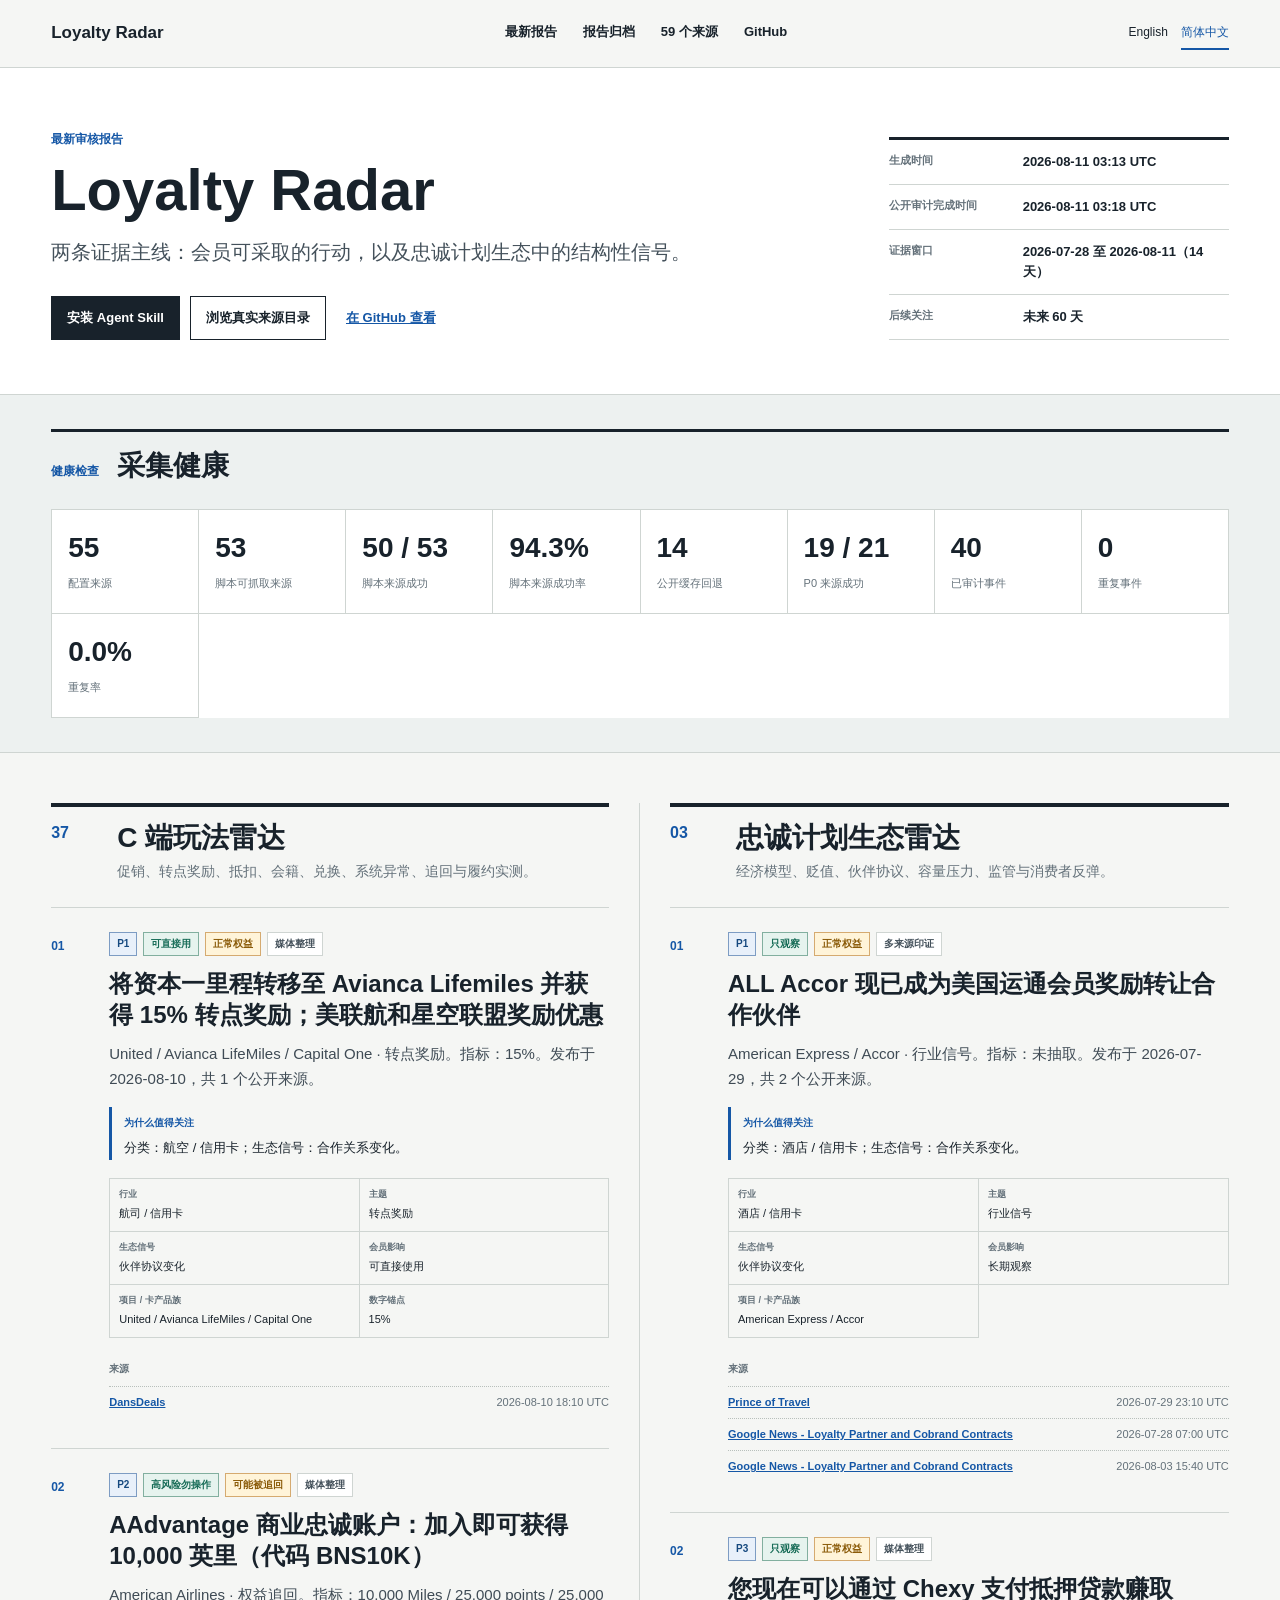
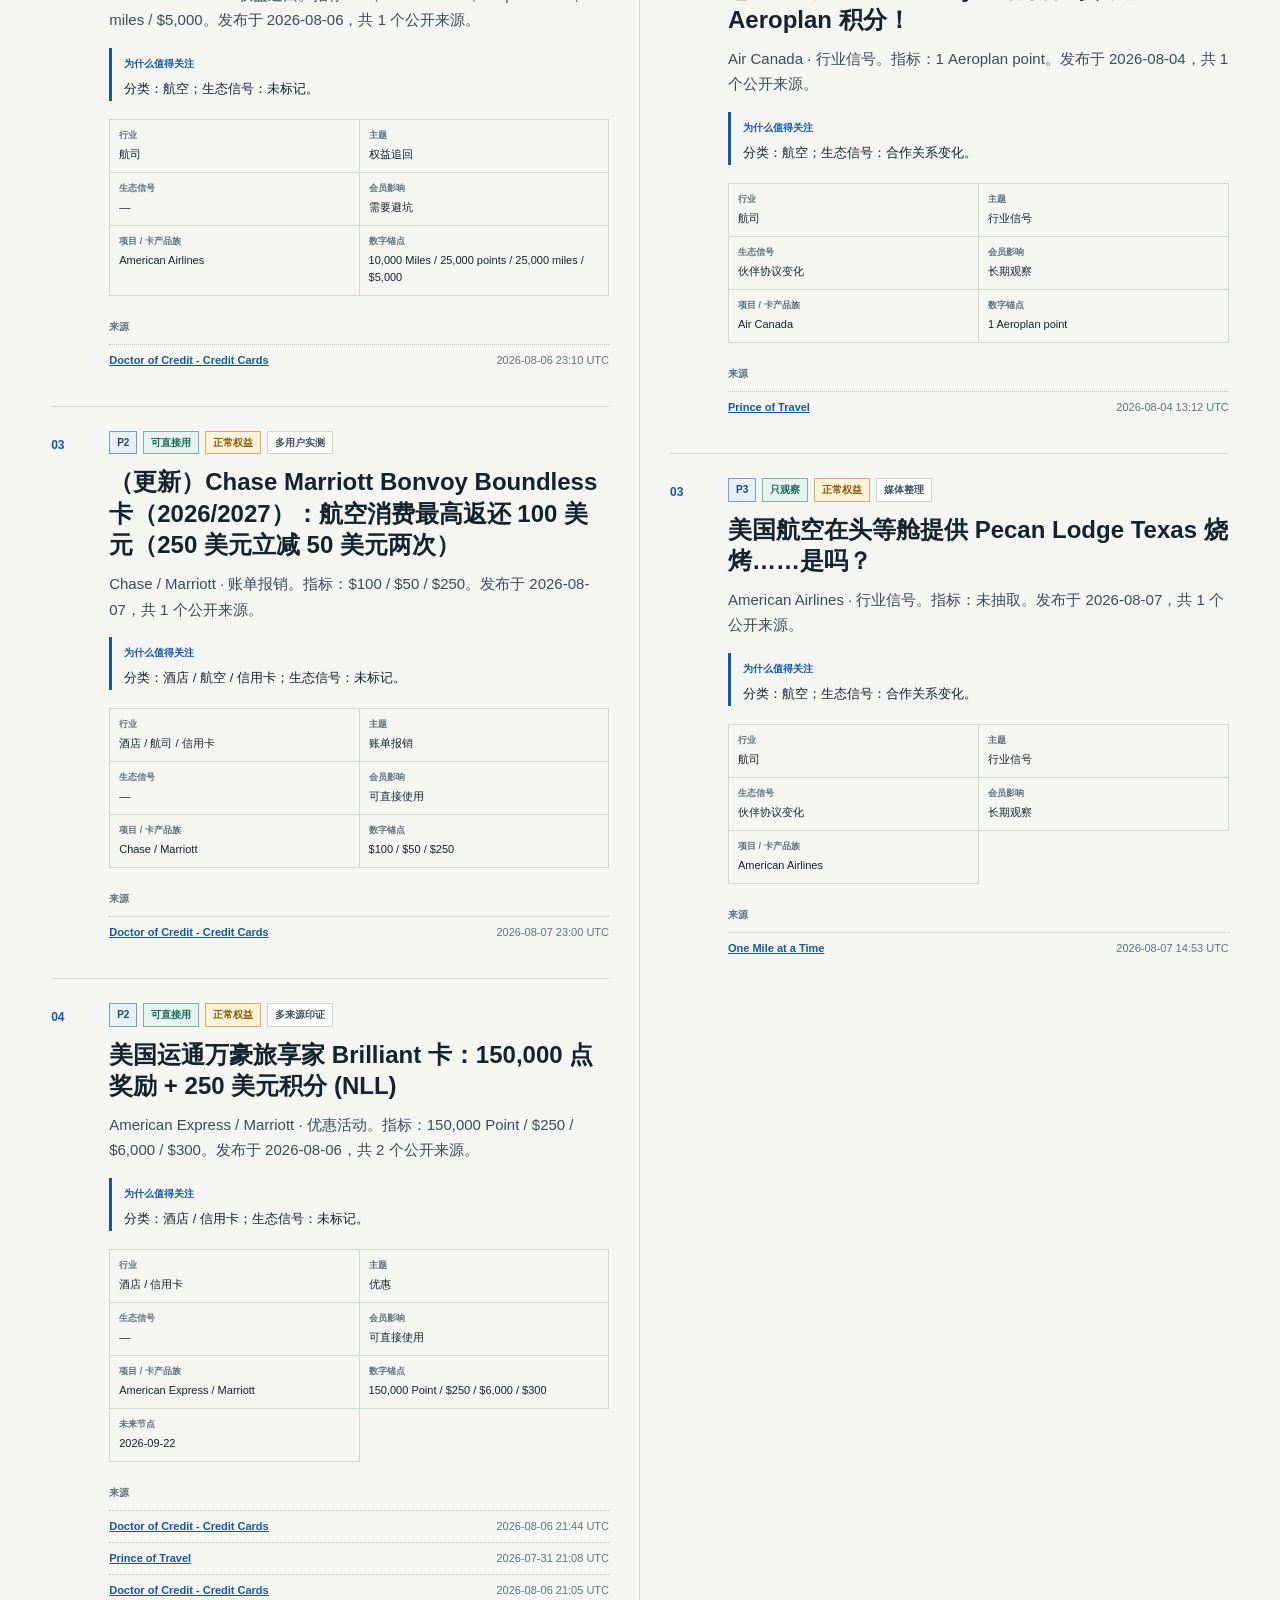
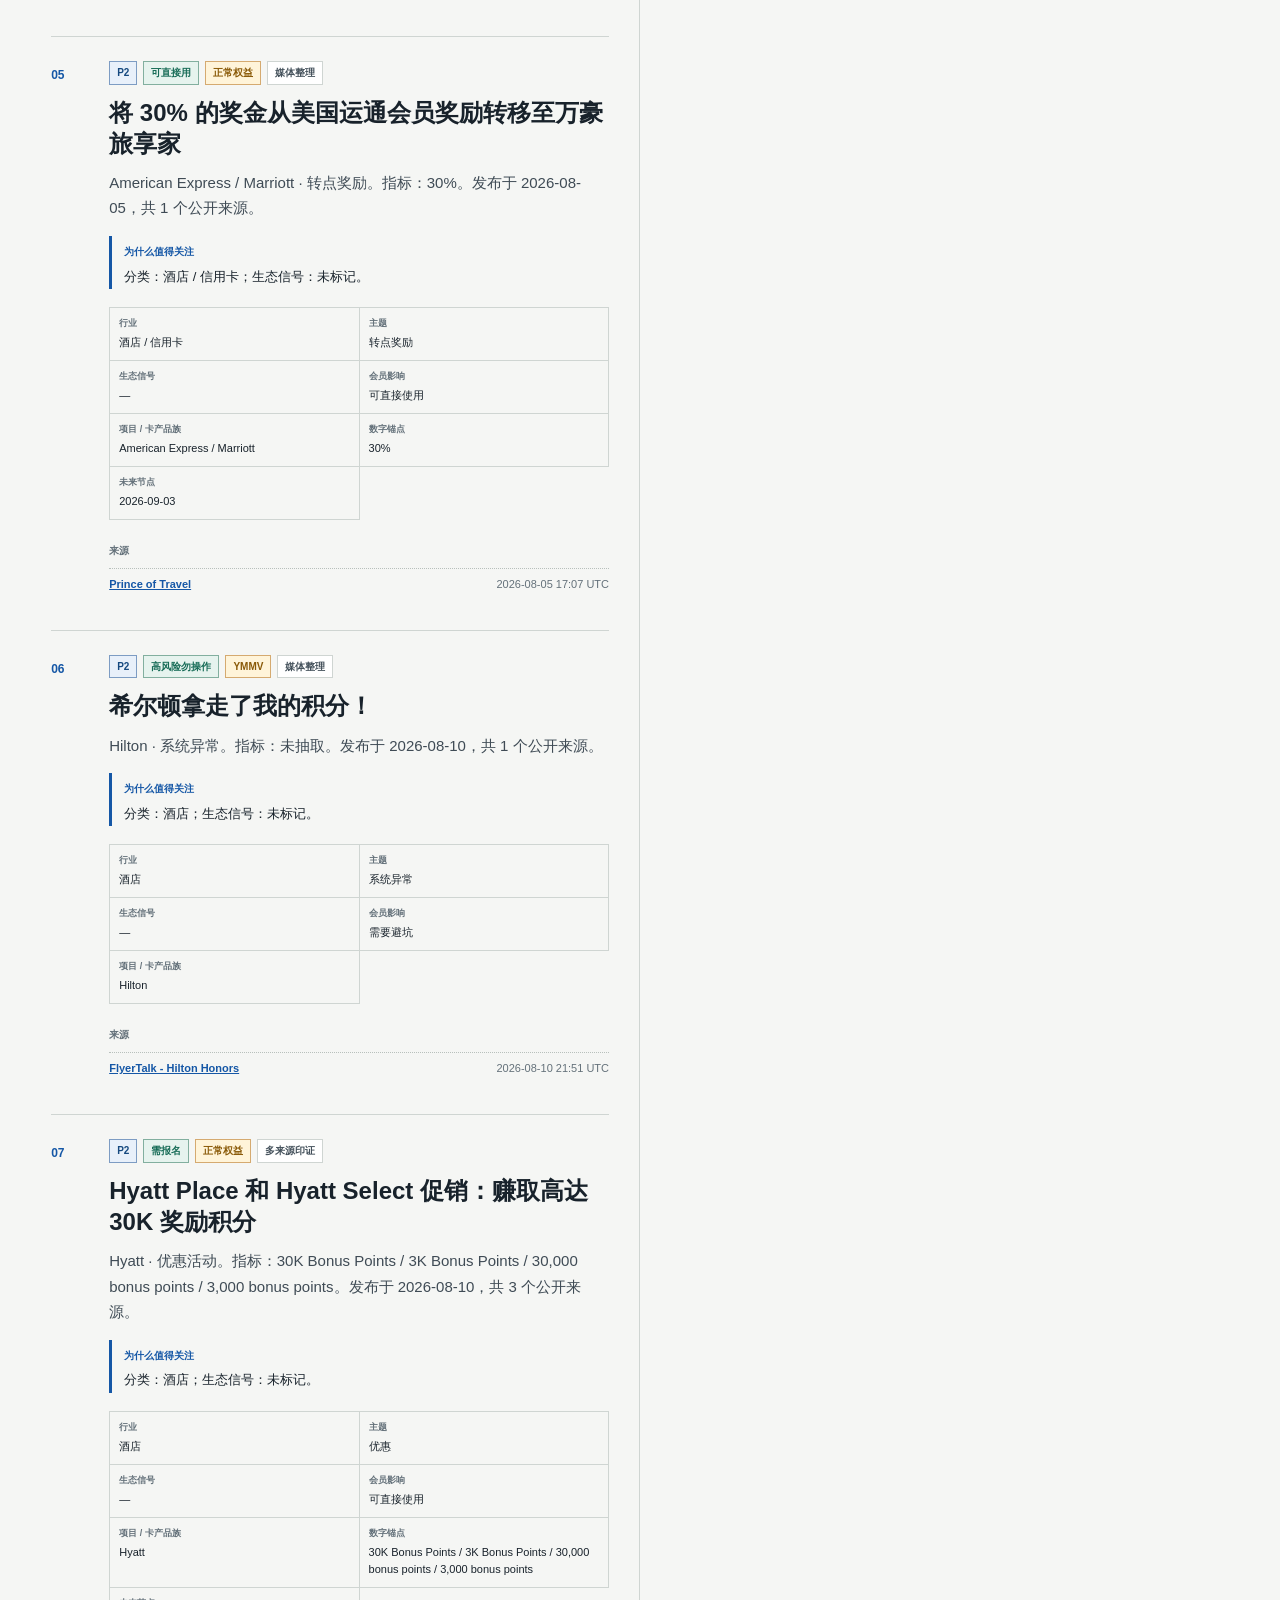
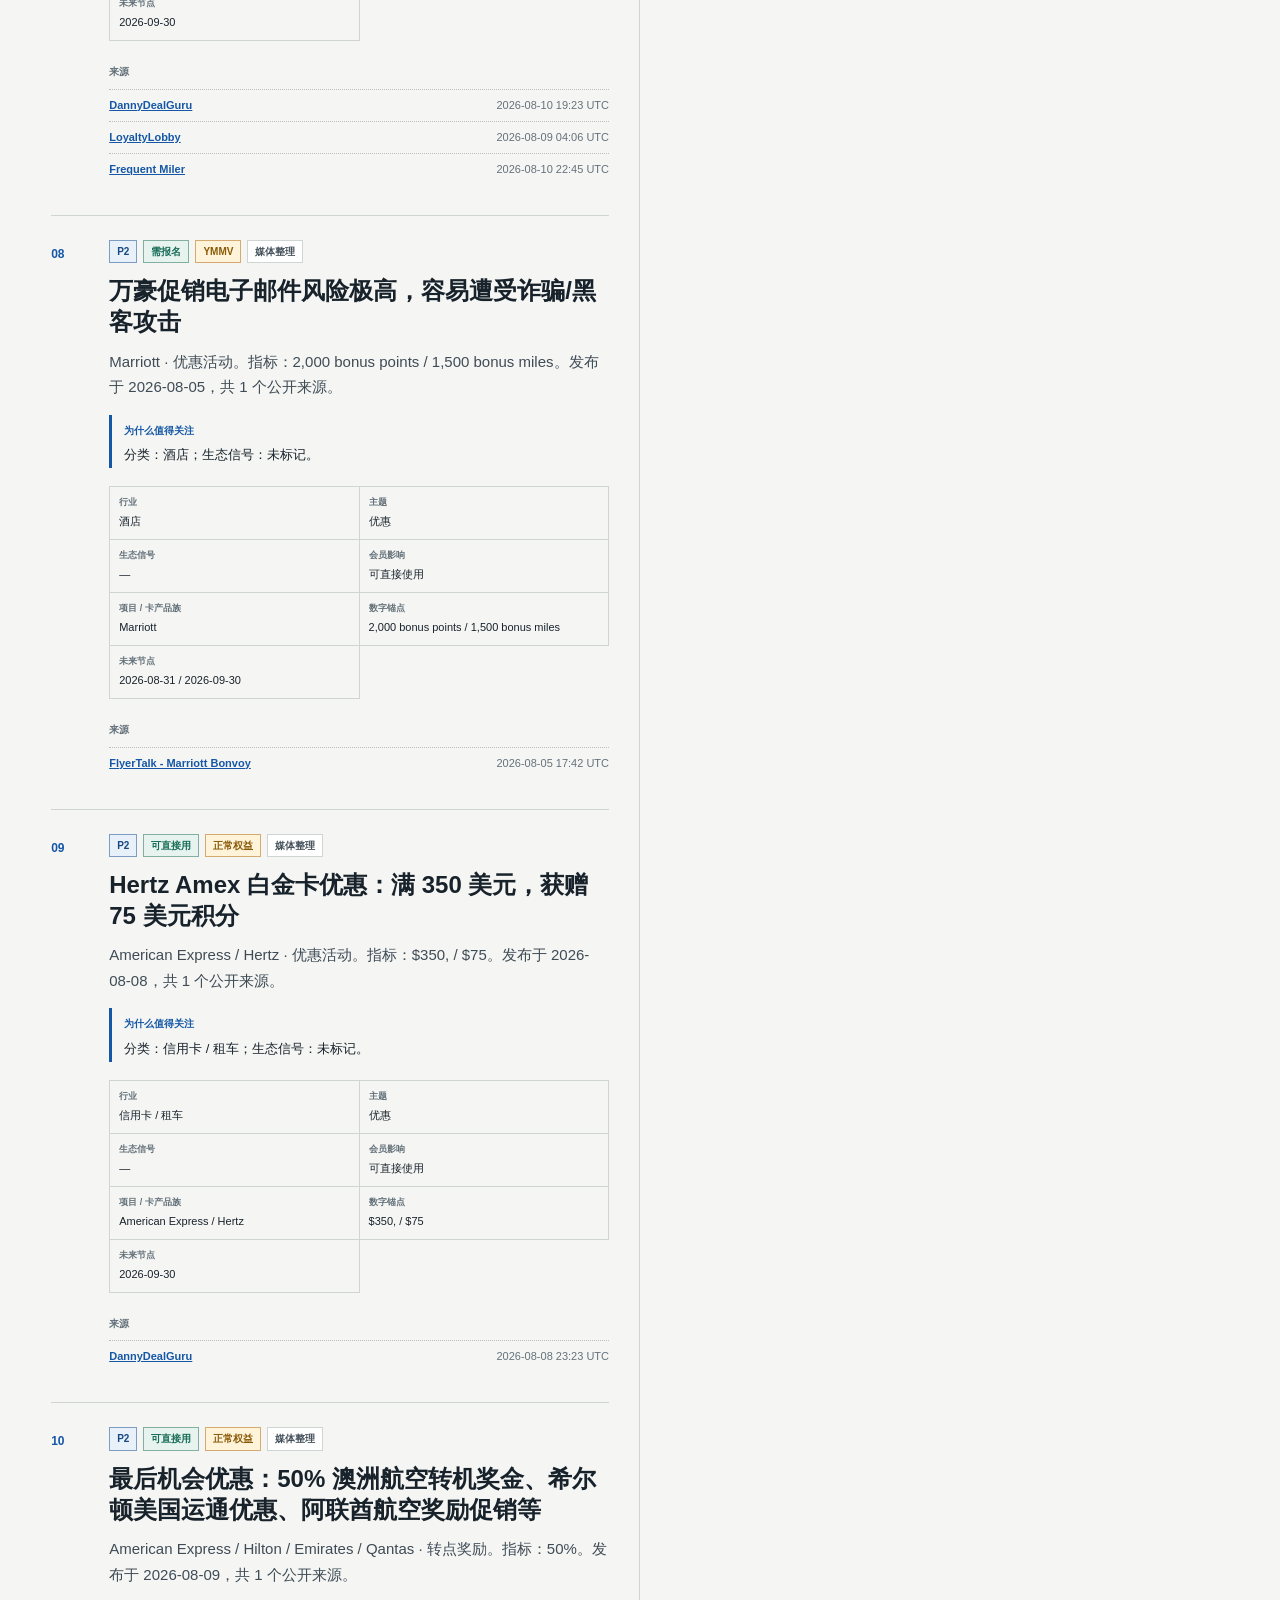
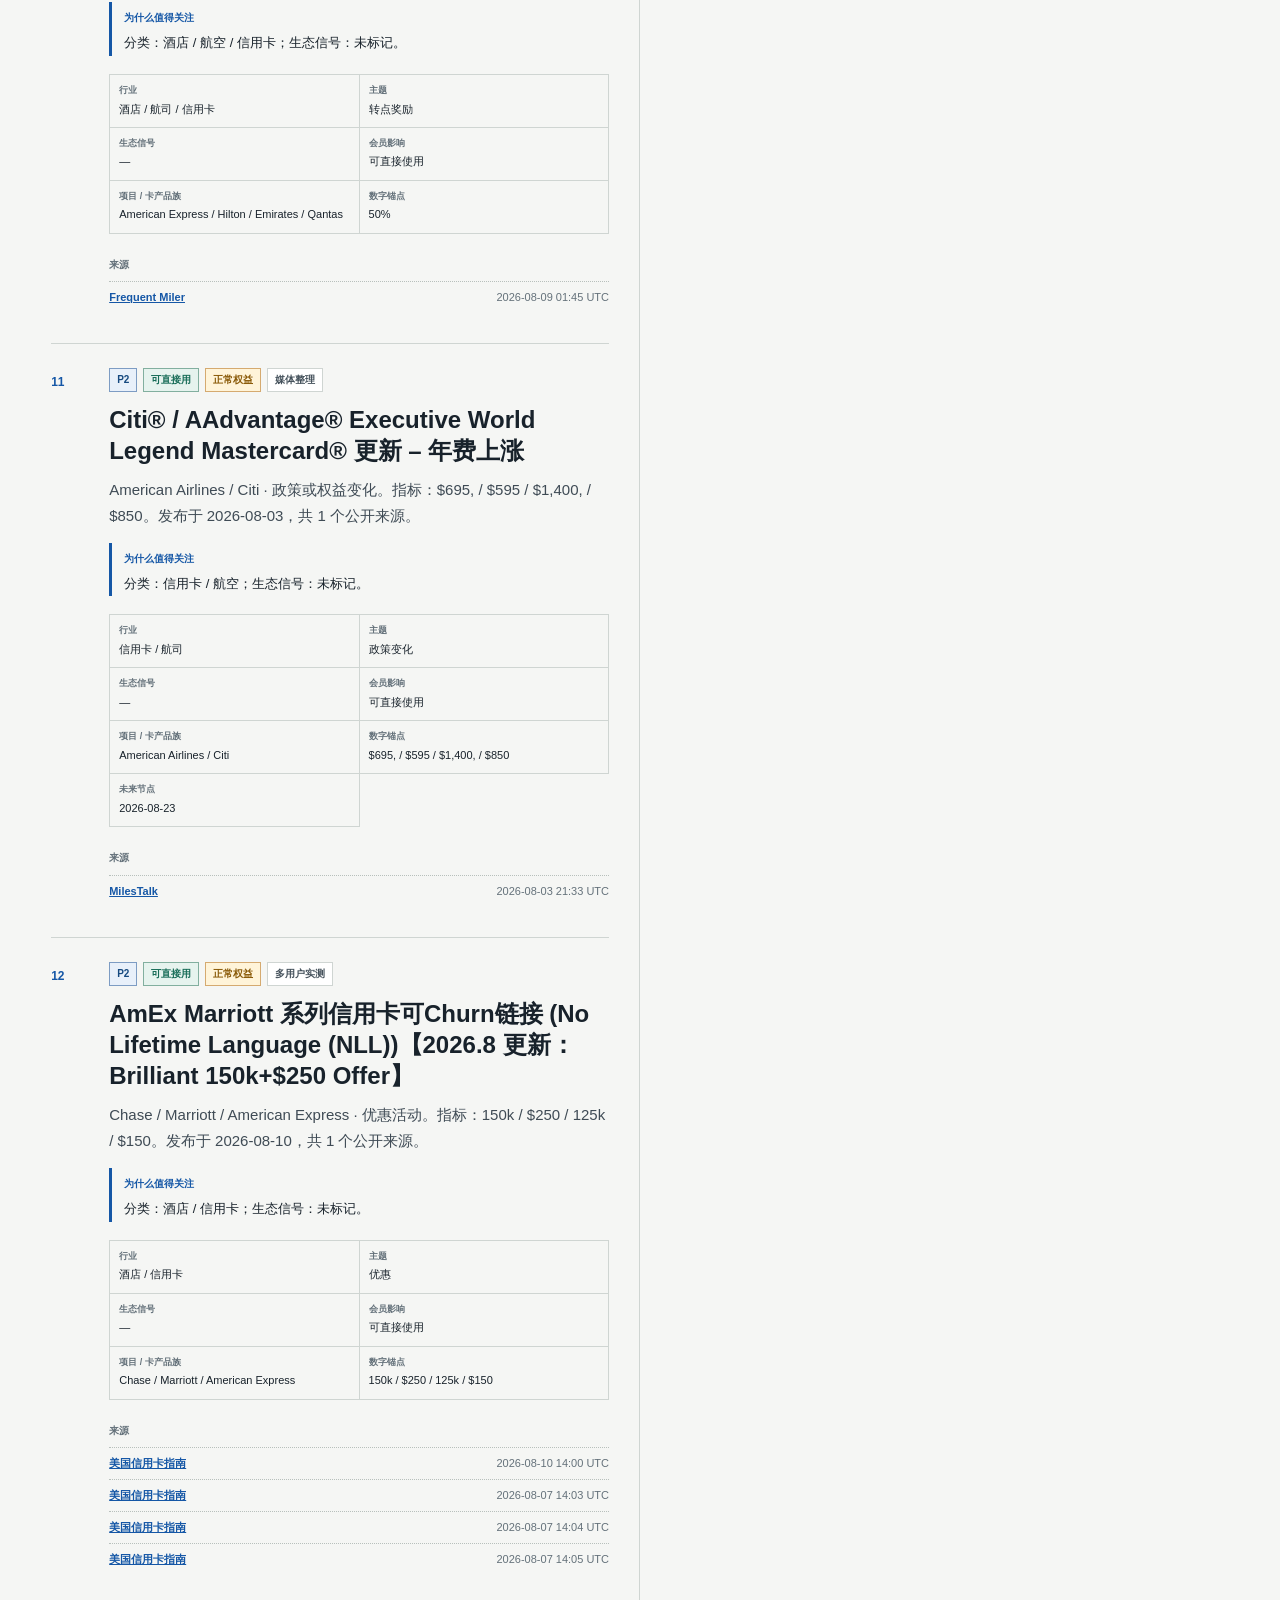
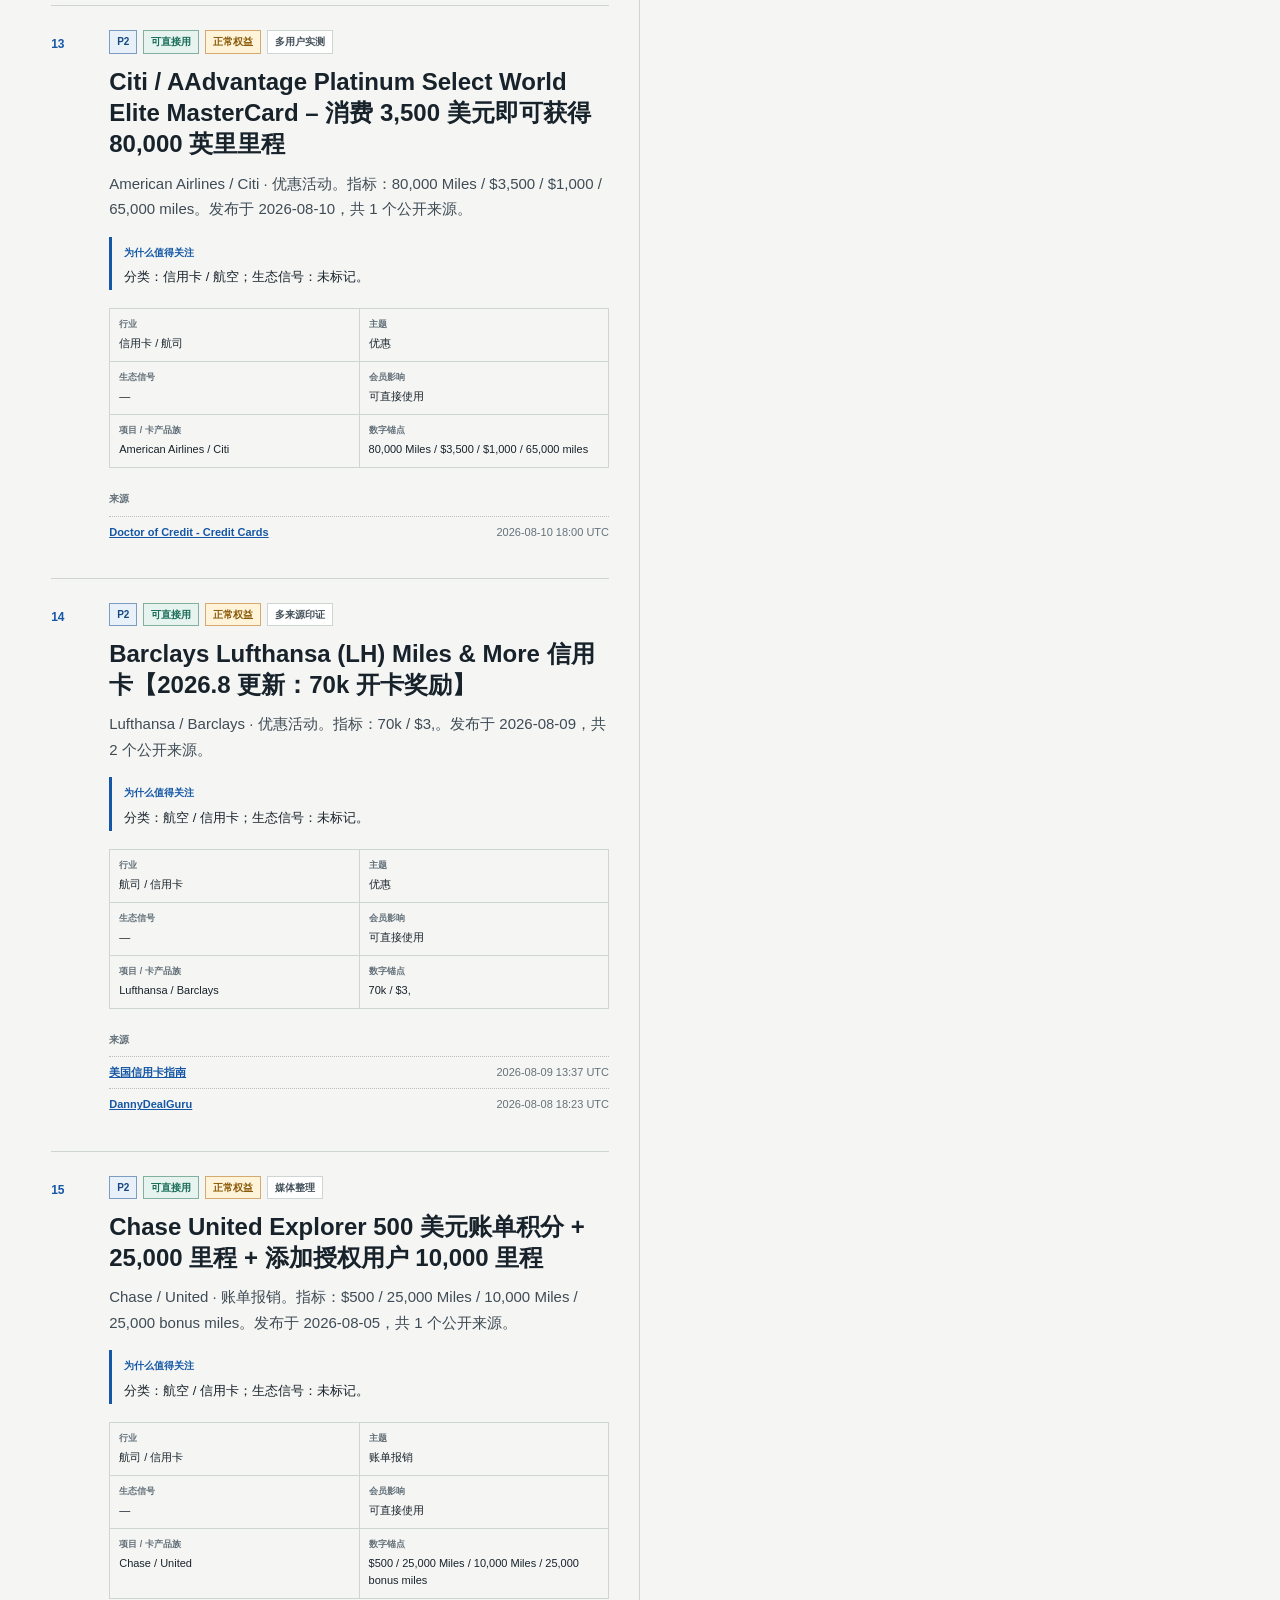
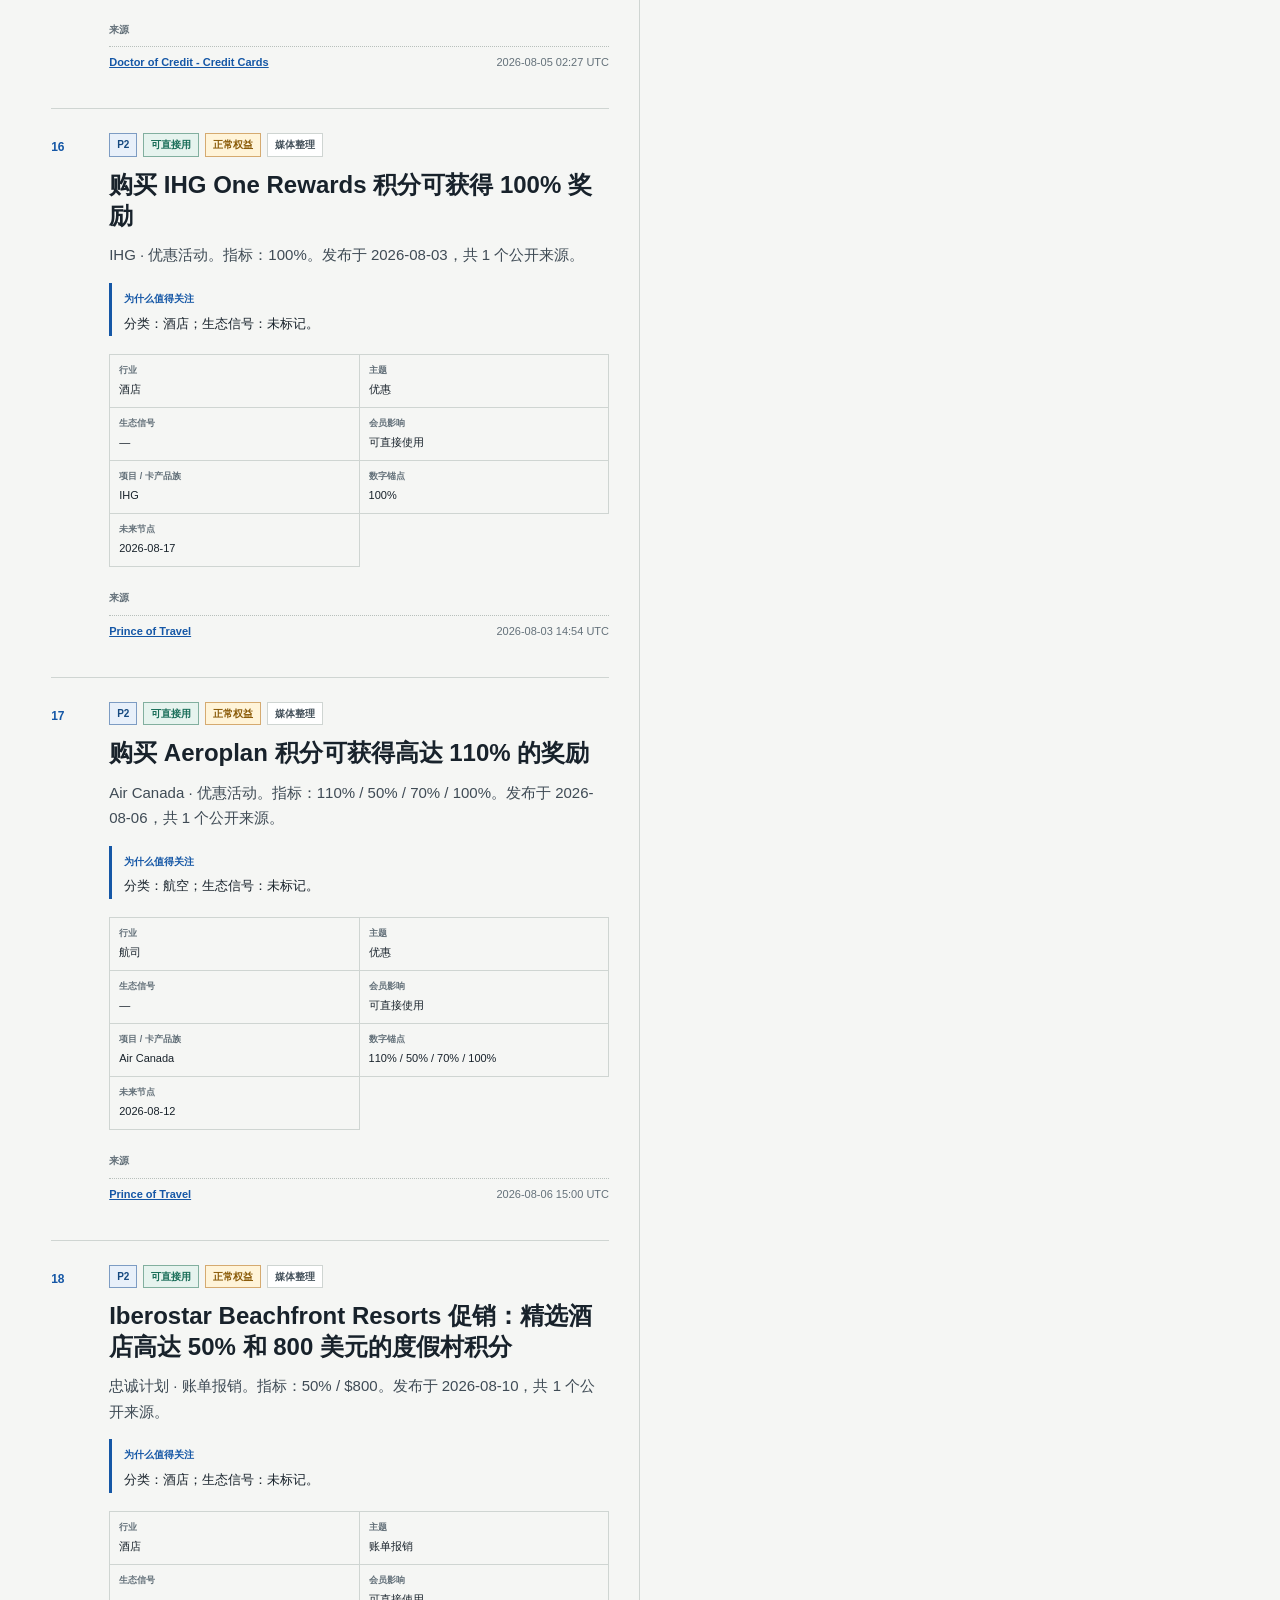
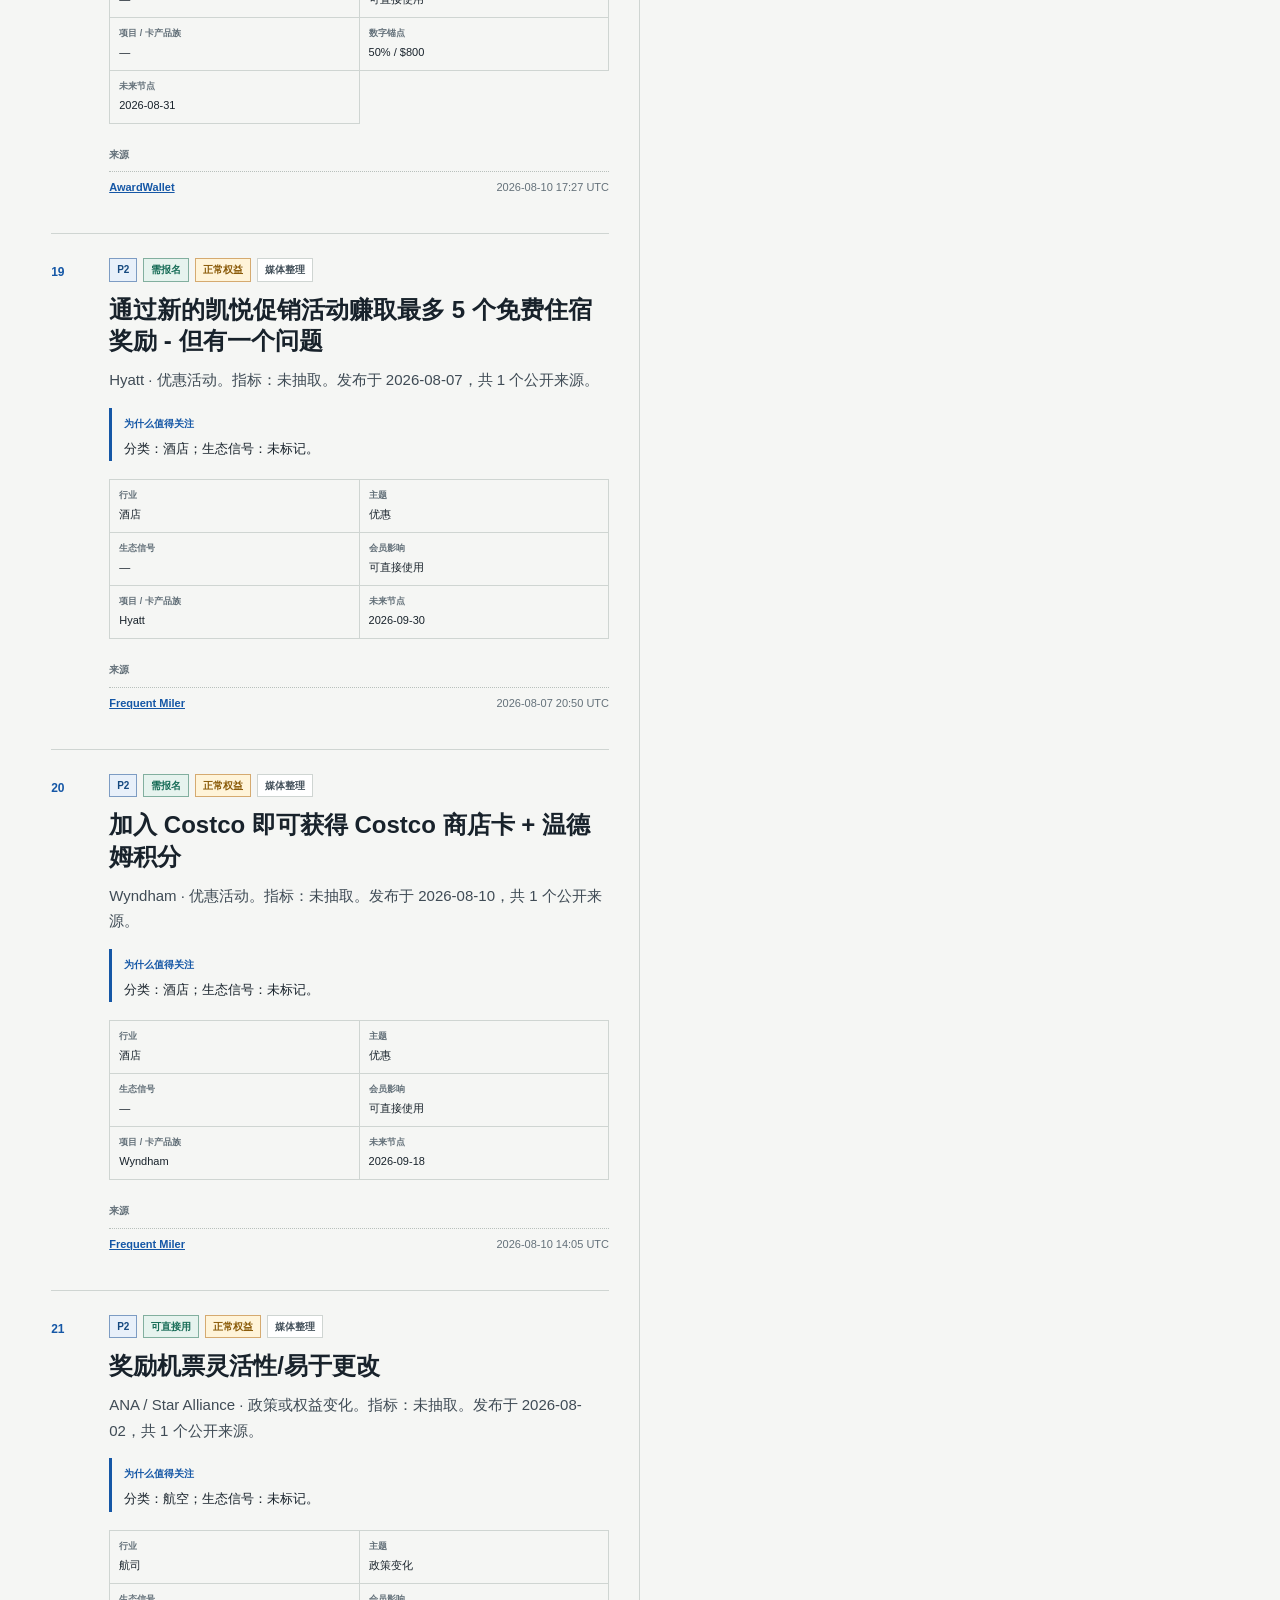
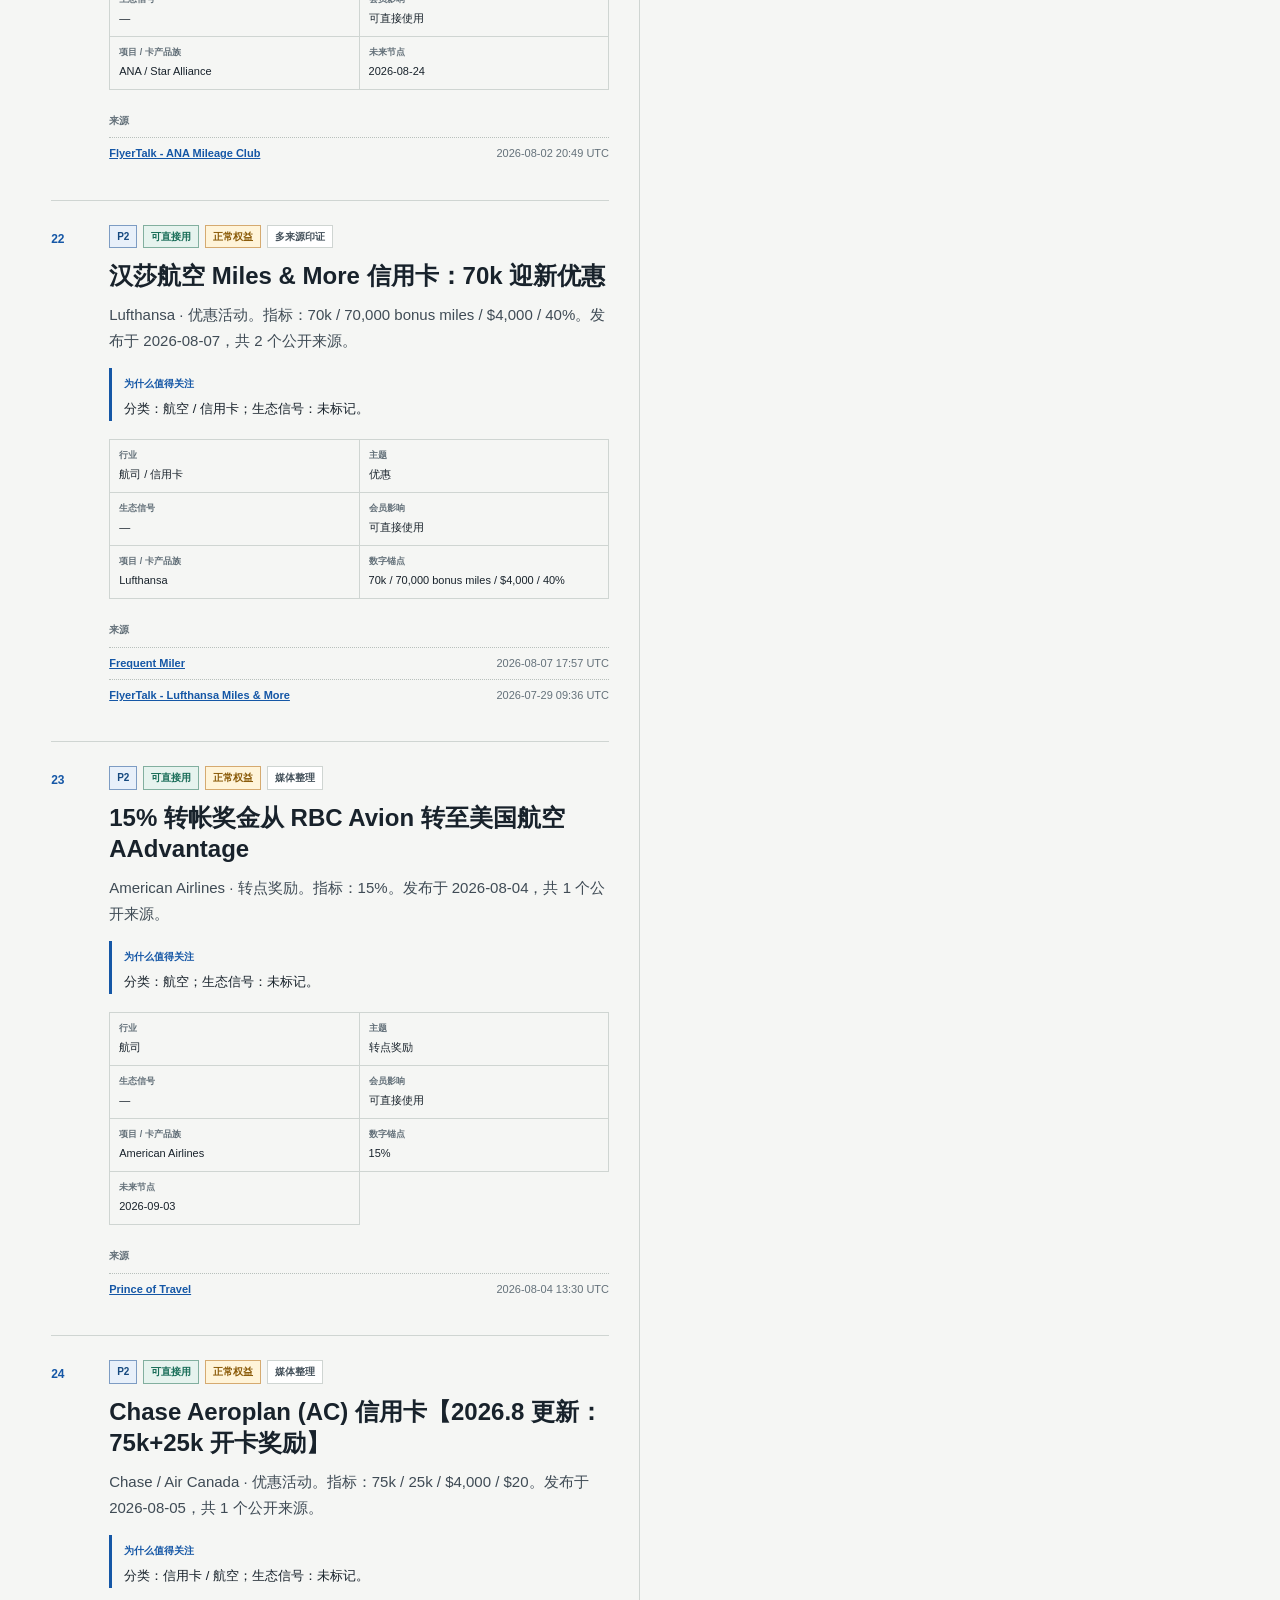
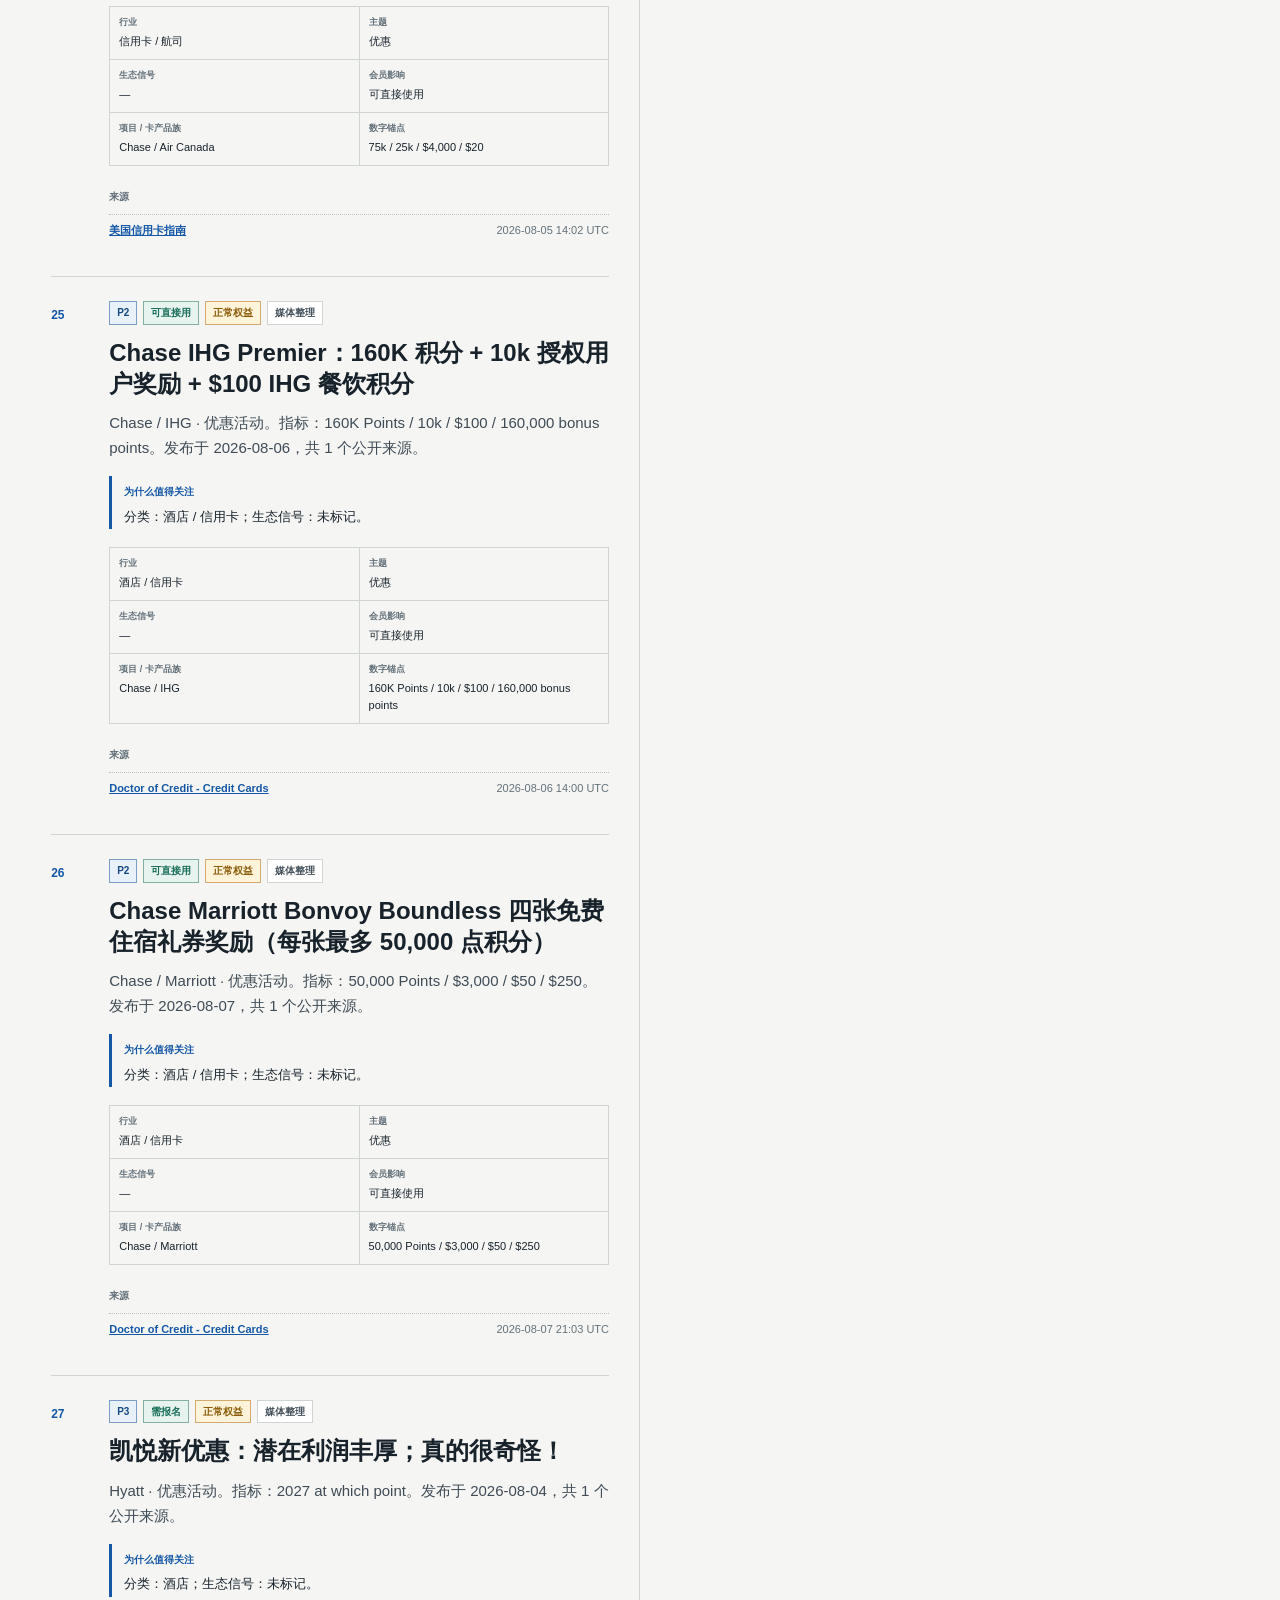
<file: docs/site/zh-CN/index.html>
<!doctype html>
<html lang="zh-CN"><head><meta charset="utf-8"><meta name="viewport" content="width=device-width,initial-scale=1">
<title>Loyalty Radar · Public reports</title><meta name="description" content="面向会员与忠诚计划生态、经过审核且可追溯来源的公开情报。">
<meta property="og:type" content="website"><meta property="og:title" content="Loyalty Radar · Public reports"><meta property="og:description" content="面向会员与忠诚计划生态、经过审核且可追溯来源的公开情报。">
<meta property="og:image" content="../assets/social-preview.png"><link rel="icon" type="image/png" href="../assets/icon-128.png">
<link rel="stylesheet" href="../assets/site.css"></head><body data-page-locale="zh-CN">
<a class="skip-link" href="#content">跳到主要内容</a>
<header class="site-header"><a class="brand" href="../zh-CN/">Loyalty Radar</a><nav class="primary-nav" aria-label="主导航"><a href="../zh-CN/">最新报告</a><a href="../zh-CN/#archive">报告归档</a><a href="../zh-CN/sources/">59 个来源</a><a href="https://github.com/lonelydoctor/loyalty-radar">GitHub</a></nav><nav class="language-switch" aria-label="Language / 语言"><a class="" href="../en/" hreflang="en">English</a><a class="current" href="../zh-CN/" hreflang="zh-CN">简体中文</a></nav></header>
<main id="content" class="report-page" data-report-state="published" data-report-contract="loyalty-radar-public-report/v1" data-report-id="2026-W33" data-window-hours="336" data-future-days="60">
<section class="report-hero published" data-layout-check><div class="hero-copy"><p class="eyebrow">最新审核报告</p><h1>Loyalty Radar</h1><p class="hero-subtitle" data-critical-text>两条证据主线：会员可采取的行动，以及忠诚计划生态中的结构性信号。</p><div class="cta-row" data-layout-check><a class="button primary" href="https://github.com/lonelydoctor/loyalty-radar#30-second-quick-start">安装 Agent Skill</a><a class="button secondary" href="../zh-CN/sources/">浏览真实来源目录</a><a class="text-link" href="https://github.com/lonelydoctor/loyalty-radar">在 GitHub 查看</a></div></div><dl class="report-meta"><div><dt>生成时间</dt><dd><time datetime="2026-08-11T03:13:51.833913+00:00">2026-08-11 03:13 UTC</time></dd></div><div><dt>公开审计完成时间</dt><dd><time datetime="2026-08-11T03:18:02+00:00">2026-08-11 03:18 UTC</time></dd></div><div><dt>证据窗口</dt><dd>2026-07-28 至 2026-08-11（14 天）</dd></div><div><dt>后续关注</dt><dd>未来 60 天</dd></div></dl></section>
<section class="health-band" aria-labelledby="health-title" data-layout-check><div class="section-heading compact"><p class="eyebrow">健康检查</p><h2 id="health-title">采集健康</h2></div><div class="health-grid"><div class="health-metric" data-health="configured_sources"><strong>55</strong><span>配置来源</span></div><div class="health-metric" data-health="script_eligible_sources"><strong>53</strong><span>脚本可抓取来源</span></div><div class="health-metric" data-health="script_ok_sources"><strong>50 / 53</strong><span>脚本来源成功</span></div><div class="health-metric" data-health="script_ok_rate"><strong>94.3%</strong><span>脚本来源成功率</span></div><div class="health-metric" data-health="fallback_sources"><strong>14</strong><span>公开缓存回退</span></div><div class="health-metric" data-health="p0_ok_sources"><strong>19 / 21</strong><span>P0 来源成功</span></div><div class="health-metric" data-health="events_checked"><strong>40</strong><span>已审计事件</span></div><div class="health-metric" data-health="duplicate_events"><strong>0</strong><span>重复事件</span></div><div class="health-metric" data-health="duplicate_rate"><strong>0.0%</strong><span>重复率</span></div></div></section><section class="lane-grid" data-layout-check><section class="lane lane-c-end" aria-labelledby="lane-c-end"><div class="lane-heading"><span>37</span><div><h2 id="lane-c-end">C 端玩法雷达</h2><p>促销、转点奖励、抵扣、会籍、兑换、系统异常、追回与履约实测。</p></div></div><article class="event" data-event-id="4099c151d3b982" data-event-locale="zh-CN" data-layout-check>
<div class="event-sequence">01</div><div class="event-content"><div class="badges"><span class="badge priority">P1</span><span class="badge action">可直接用</span><span class="badge risk">正常权益</span><span class="badge confidence">媒体整理</span></div>
<h3 class="event-title" data-critical-text>将资本一里程转移至 Avianca Lifemiles 并获得 15% 转点奖励；美联航和星空联盟奖励优惠</h3><p class="event-summary">United / Avianca LifeMiles / Capital One · 转点奖励。指标：15%。发布于 2026-08-10，共 1 个公开来源。</p>
<div class="why"><span>为什么值得关注</span><p>分类：航空 / 信用卡；生态信号：合作关系变化。</p></div>
<dl class="event-facts"><div><dt>行业</dt><dd>航司 / 信用卡</dd></div><div><dt>主题</dt><dd>转点奖励</dd></div><div><dt>生态信号</dt><dd>伙伴协议变化</dd></div><div><dt>会员影响</dt><dd>可直接使用</dd></div><div><dt>项目 / 卡产品族</dt><dd>United / Avianca LifeMiles / Capital One</dd></div><div class="event-extra"><dt>数字锚点</dt><dd>15%</dd></div></dl>
<div class="source-block"><span class="source-label">来源</span><ol><li><a class="source-reference" href="https://www.dansdeals.com/points-travel/milespoints/transfer-capital-one-miles-to-avianca-lifemiles-and-get-a-15-transfer-bonus-save-on-united-and-star-alliance-awards/" target="_blank" rel="noreferrer">DansDeals</a><time datetime="2026-08-10T18:10:33+00:00">2026-08-10 18:10 UTC</time></li></ol></div></div></article><article class="event" data-event-id="91c8ef8317763e" data-event-locale="zh-CN" data-layout-check>
<div class="event-sequence">02</div><div class="event-content"><div class="badges"><span class="badge priority">P2</span><span class="badge action">高风险勿操作</span><span class="badge risk">可能被追回</span><span class="badge confidence">媒体整理</span></div>
<h3 class="event-title" data-critical-text>AAdvantage 商业忠诚账户：加入即可获得 10,000 英里（代码 BNS10K）</h3><p class="event-summary">American Airlines · 权益追回。指标：10,000 Miles / 25,000 points / 25,000 miles / $5,000。发布于 2026-08-06，共 1 个公开来源。</p>
<div class="why"><span>为什么值得关注</span><p>分类：航空；生态信号：未标记。</p></div>
<dl class="event-facts"><div><dt>行业</dt><dd>航司</dd></div><div><dt>主题</dt><dd>权益追回</dd></div><div><dt>生态信号</dt><dd>—</dd></div><div><dt>会员影响</dt><dd>需要避坑</dd></div><div><dt>项目 / 卡产品族</dt><dd>American Airlines</dd></div><div class="event-extra"><dt>数字锚点</dt><dd>10,000 Miles / 25,000 points / 25,000 miles / $5,000</dd></div></dl>
<div class="source-block"><span class="source-label">来源</span><ol><li><a class="source-reference" href="https://www.doctorofcredit.com/aadvantage-business-loyalty-account-get-10000-miles-for-joining-code-bns10k/" target="_blank" rel="noreferrer">Doctor of Credit - Credit Cards</a><time datetime="2026-08-06T23:10:24+00:00">2026-08-06 23:10 UTC</time></li></ol></div></div></article><article class="event" data-event-id="f3af84bd4ef605" data-event-locale="zh-CN" data-layout-check>
<div class="event-sequence">03</div><div class="event-content"><div class="badges"><span class="badge priority">P2</span><span class="badge action">可直接用</span><span class="badge risk">正常权益</span><span class="badge confidence">多用户实测</span></div>
<h3 class="event-title" data-critical-text>（更新）Chase Marriott Bonvoy Boundless 卡（2026/2027）：航空消费最高返还 100 美元（250 美元立减 50 美元两次）</h3><p class="event-summary">Chase / Marriott · 账单报销。指标：$100 / $50 / $250。发布于 2026-08-07，共 1 个公开来源。</p>
<div class="why"><span>为什么值得关注</span><p>分类：酒店 / 航空 / 信用卡；生态信号：未标记。</p></div>
<dl class="event-facts"><div><dt>行业</dt><dd>酒店 / 航司 / 信用卡</dd></div><div><dt>主题</dt><dd>账单报销</dd></div><div><dt>生态信号</dt><dd>—</dd></div><div><dt>会员影响</dt><dd>可直接使用</dd></div><div><dt>项目 / 卡产品族</dt><dd>Chase / Marriott</dd></div><div class="event-extra"><dt>数字锚点</dt><dd>$100 / $50 / $250</dd></div></dl>
<div class="source-block"><span class="source-label">来源</span><ol><li><a class="source-reference" href="https://www.doctorofcredit.com/chase-marriott-bonvoy-boundless-cards-2026-get-up-to-100-back-on-airline-purchases-50-off-250-twice/" target="_blank" rel="noreferrer">Doctor of Credit - Credit Cards</a><time datetime="2026-08-07T23:00:05+00:00">2026-08-07 23:00 UTC</time></li></ol></div></div></article><article class="event" data-event-id="428fb8c166bf7d" data-event-locale="zh-CN" data-layout-check>
<div class="event-sequence">04</div><div class="event-content"><div class="badges"><span class="badge priority">P2</span><span class="badge action">可直接用</span><span class="badge risk">正常权益</span><span class="badge confidence">多来源印证</span></div>
<h3 class="event-title" data-critical-text>美国运通万豪旅享家 Brilliant 卡：150,000 点奖励 + 250 美元积分 (NLL)</h3><p class="event-summary">American Express / Marriott · 优惠活动。指标：150,000 Point / $250 / $6,000 / $300。发布于 2026-08-06，共 2 个公开来源。</p>
<div class="why"><span>为什么值得关注</span><p>分类：酒店 / 信用卡；生态信号：未标记。</p></div>
<dl class="event-facts"><div><dt>行业</dt><dd>酒店 / 信用卡</dd></div><div><dt>主题</dt><dd>优惠</dd></div><div><dt>生态信号</dt><dd>—</dd></div><div><dt>会员影响</dt><dd>可直接使用</dd></div><div><dt>项目 / 卡产品族</dt><dd>American Express / Marriott</dd></div><div class="event-extra"><dt>数字锚点</dt><dd>150,000 Point / $250 / $6,000 / $300</dd></div><div class="event-extra"><dt>未来节点</dt><dd>2026-09-22</dd></div></dl>
<div class="source-block"><span class="source-label">来源</span><ol><li><a class="source-reference" href="https://www.doctorofcredit.com/american-express-marriott-bonvoy-brilliant-card-150000-point-bonus-250-credit-nll/" target="_blank" rel="noreferrer">Doctor of Credit - Credit Cards</a><time datetime="2026-08-06T21:44:12+00:00">2026-08-06 21:44 UTC</time></li><li><a class="source-reference" href="https://princeoftravel.com/deals/amex-bonvoy-cards-offer/" target="_blank" rel="noreferrer">Prince of Travel</a><time datetime="2026-07-31T21:08:47+00:00">2026-07-31 21:08 UTC</time></li><li><a class="source-reference" href="https://www.doctorofcredit.com/american-express-marriott-bonvoy-bevy-card-125000-point-bonus-150-credit-nll/" target="_blank" rel="noreferrer">Doctor of Credit - Credit Cards</a><time datetime="2026-08-06T21:05:33+00:00">2026-08-06 21:05 UTC</time></li></ol></div></div></article><article class="event" data-event-id="bda73c412c9c6e" data-event-locale="zh-CN" data-layout-check>
<div class="event-sequence">05</div><div class="event-content"><div class="badges"><span class="badge priority">P2</span><span class="badge action">可直接用</span><span class="badge risk">正常权益</span><span class="badge confidence">媒体整理</span></div>
<h3 class="event-title" data-critical-text>将 30% 的奖金从美国运通会员奖励转移至万豪旅享家</h3><p class="event-summary">American Express / Marriott · 转点奖励。指标：30%。发布于 2026-08-05，共 1 个公开来源。</p>
<div class="why"><span>为什么值得关注</span><p>分类：酒店 / 信用卡；生态信号：未标记。</p></div>
<dl class="event-facts"><div><dt>行业</dt><dd>酒店 / 信用卡</dd></div><div><dt>主题</dt><dd>转点奖励</dd></div><div><dt>生态信号</dt><dd>—</dd></div><div><dt>会员影响</dt><dd>可直接使用</dd></div><div><dt>项目 / 卡产品族</dt><dd>American Express / Marriott</dd></div><div class="event-extra"><dt>数字锚点</dt><dd>30%</dd></div><div class="event-extra"><dt>未来节点</dt><dd>2026-09-03</dd></div></dl>
<div class="source-block"><span class="source-label">来源</span><ol><li><a class="source-reference" href="https://princeoftravel.com/deals/amex-mr-marriott-bonvoy-transfer-bonus/" target="_blank" rel="noreferrer">Prince of Travel</a><time datetime="2026-08-05T17:07:21+00:00">2026-08-05 17:07 UTC</time></li></ol></div></div></article><article class="event" data-event-id="d78b733a8b1a50" data-event-locale="zh-CN" data-layout-check>
<div class="event-sequence">06</div><div class="event-content"><div class="badges"><span class="badge priority">P2</span><span class="badge action">高风险勿操作</span><span class="badge risk">YMMV</span><span class="badge confidence">媒体整理</span></div>
<h3 class="event-title" data-critical-text>希尔顿拿走了我的积分！</h3><p class="event-summary">Hilton · 系统异常。指标：未抽取。发布于 2026-08-10，共 1 个公开来源。</p>
<div class="why"><span>为什么值得关注</span><p>分类：酒店；生态信号：未标记。</p></div>
<dl class="event-facts"><div><dt>行业</dt><dd>酒店</dd></div><div><dt>主题</dt><dd>系统异常</dd></div><div><dt>生态信号</dt><dd>—</dd></div><div><dt>会员影响</dt><dd>需要避坑</dd></div><div><dt>项目 / 卡产品族</dt><dd>Hilton</dd></div></dl>
<div class="source-block"><span class="source-label">来源</span><ol><li><a class="source-reference" href="https://www.flyertalk.com/forum/hilton-hilton-honors/2222036-hilton-took-my-points.html" target="_blank" rel="noreferrer">FlyerTalk - Hilton Honors</a><time datetime="2026-08-10T21:51:19+00:00">2026-08-10 21:51 UTC</time></li></ol></div></div></article><article class="event" data-event-id="e130a0150ba76f" data-event-locale="zh-CN" data-layout-check>
<div class="event-sequence">07</div><div class="event-content"><div class="badges"><span class="badge priority">P2</span><span class="badge action">需报名</span><span class="badge risk">正常权益</span><span class="badge confidence">多来源印证</span></div>
<h3 class="event-title" data-critical-text>Hyatt Place 和 Hyatt Select 促销：赚取高达 30K 奖励积分</h3><p class="event-summary">Hyatt · 优惠活动。指标：30K Bonus Points / 3K Bonus Points / 30,000 bonus points / 3,000 bonus points。发布于 2026-08-10，共 3 个公开来源。</p>
<div class="why"><span>为什么值得关注</span><p>分类：酒店；生态信号：未标记。</p></div>
<dl class="event-facts"><div><dt>行业</dt><dd>酒店</dd></div><div><dt>主题</dt><dd>优惠</dd></div><div><dt>生态信号</dt><dd>—</dd></div><div><dt>会员影响</dt><dd>可直接使用</dd></div><div><dt>项目 / 卡产品族</dt><dd>Hyatt</dd></div><div class="event-extra"><dt>数字锚点</dt><dd>30K Bonus Points / 3K Bonus Points / 30,000 bonus points / 3,000 bonus points</dd></div><div class="event-extra"><dt>未来节点</dt><dd>2026-09-30</dd></div></dl>
<div class="source-block"><span class="source-label">来源</span><ol><li><a class="source-reference" href="https://dannydealguru.com/hyatt-place-3000-bonus-points-promotion/" target="_blank" rel="noreferrer">DannyDealGuru</a><time datetime="2026-08-10T19:23:09+00:00">2026-08-10 19:23 UTC</time></li><li><a class="source-reference" href="https://loyaltylobby.com/2026/08/09/extended-world-of-hyatt-up-to-30000-bonus-points-for-hyatt-place-select-stays-in-the-americas-june-1-september-30-2026/?omhide=true" target="_blank" rel="noreferrer">LoyaltyLobby</a><time datetime="2026-08-09T04:06:03+00:00">2026-08-09 04:06 UTC</time></li><li><a class="source-reference" href="https://frequentmiler.com/earn-up-to-30k-bonus-points-on-stays-at-hyatt-place-hyatt-select/" target="_blank" rel="noreferrer">Frequent Miler</a><time datetime="2026-08-10T22:45:53+00:00">2026-08-10 22:45 UTC</time></li></ol></div></div></article><article class="event" data-event-id="500c063a2b549b" data-event-locale="zh-CN" data-layout-check>
<div class="event-sequence">08</div><div class="event-content"><div class="badges"><span class="badge priority">P2</span><span class="badge action">需报名</span><span class="badge risk">YMMV</span><span class="badge confidence">媒体整理</span></div>
<h3 class="event-title" data-critical-text>万豪促销电子邮件风险极高，容易遭受诈骗/黑客攻击</h3><p class="event-summary">Marriott · 优惠活动。指标：2,000 bonus points / 1,500 bonus miles。发布于 2026-08-05，共 1 个公开来源。</p>
<div class="why"><span>为什么值得关注</span><p>分类：酒店；生态信号：未标记。</p></div>
<dl class="event-facts"><div><dt>行业</dt><dd>酒店</dd></div><div><dt>主题</dt><dd>优惠</dd></div><div><dt>生态信号</dt><dd>—</dd></div><div><dt>会员影响</dt><dd>可直接使用</dd></div><div><dt>项目 / 卡产品族</dt><dd>Marriott</dd></div><div class="event-extra"><dt>数字锚点</dt><dd>2,000 bonus points / 1,500 bonus miles</dd></div><div class="event-extra"><dt>未来节点</dt><dd>2026-08-31 / 2026-09-30</dd></div></dl>
<div class="source-block"><span class="source-label">来源</span><ol><li><a class="source-reference" href="https://www.flyertalk.com/forum/marriott-marriott-bonvoy/2221784-marriott-promotion-email-highly-risky-vulnerable-scams-hacking.html" target="_blank" rel="noreferrer">FlyerTalk - Marriott Bonvoy</a><time datetime="2026-08-05T17:42:22+00:00">2026-08-05 17:42 UTC</time></li></ol></div></div></article><article class="event" data-event-id="c01d46698a93e6" data-event-locale="zh-CN" data-layout-check>
<div class="event-sequence">09</div><div class="event-content"><div class="badges"><span class="badge priority">P2</span><span class="badge action">可直接用</span><span class="badge risk">正常权益</span><span class="badge confidence">媒体整理</span></div>
<h3 class="event-title" data-critical-text>Hertz Amex 白金卡优惠：满 35​​0 美元，获赠 75 美元积分</h3><p class="event-summary">American Express / Hertz · 优惠活动。指标：$350, / $75。发布于 2026-08-08，共 1 个公开来源。</p>
<div class="why"><span>为什么值得关注</span><p>分类：信用卡 / 租车；生态信号：未标记。</p></div>
<dl class="event-facts"><div><dt>行业</dt><dd>信用卡 / 租车</dd></div><div><dt>主题</dt><dd>优惠</dd></div><div><dt>生态信号</dt><dd>—</dd></div><div><dt>会员影响</dt><dd>可直接使用</dd></div><div><dt>项目 / 卡产品族</dt><dd>American Express / Hertz</dd></div><div class="event-extra"><dt>数字锚点</dt><dd>$350, / $75</dd></div><div class="event-extra"><dt>未来节点</dt><dd>2026-09-30</dd></div></dl>
<div class="source-block"><span class="source-label">来源</span><ol><li><a class="source-reference" href="https://dannydealguru.com/hertz-amex-offer-platinum-card/" target="_blank" rel="noreferrer">DannyDealGuru</a><time datetime="2026-08-08T23:23:00+00:00">2026-08-08 23:23 UTC</time></li></ol></div></div></article><article class="event" data-event-id="74680135c70f63" data-event-locale="zh-CN" data-layout-check>
<div class="event-sequence">10</div><div class="event-content"><div class="badges"><span class="badge priority">P2</span><span class="badge action">可直接用</span><span class="badge risk">正常权益</span><span class="badge confidence">媒体整理</span></div>
<h3 class="event-title" data-critical-text>最后机会优惠：50% 澳洲航空转机奖金、希尔顿美国运通优惠、阿联酋航空奖励促销等</h3><p class="event-summary">American Express / Hilton / Emirates / Qantas · 转点奖励。指标：50%。发布于 2026-08-09，共 1 个公开来源。</p>
<div class="why"><span>为什么值得关注</span><p>分类：酒店 / 航空 / 信用卡；生态信号：未标记。</p></div>
<dl class="event-facts"><div><dt>行业</dt><dd>酒店 / 航司 / 信用卡</dd></div><div><dt>主题</dt><dd>转点奖励</dd></div><div><dt>生态信号</dt><dd>—</dd></div><div><dt>会员影响</dt><dd>可直接使用</dd></div><div><dt>项目 / 卡产品族</dt><dd>American Express / Hilton / Emirates / Qantas</dd></div><div class="event-extra"><dt>数字锚点</dt><dd>50%</dd></div></dl>
<div class="source-block"><span class="source-label">来源</span><ol><li><a class="source-reference" href="https://frequentmiler.com/last-chance-deals/" target="_blank" rel="noreferrer">Frequent Miler</a><time datetime="2026-08-09T01:45:33+00:00">2026-08-09 01:45 UTC</time></li></ol></div></div></article><article class="event" data-event-id="f50bb122eb0674" data-event-locale="zh-CN" data-layout-check>
<div class="event-sequence">11</div><div class="event-content"><div class="badges"><span class="badge priority">P2</span><span class="badge action">可直接用</span><span class="badge risk">正常权益</span><span class="badge confidence">媒体整理</span></div>
<h3 class="event-title" data-critical-text>Citi® / AAdvantage® Executive World Legend Mastercard® 更新 – 年费上涨</h3><p class="event-summary">American Airlines / Citi · 政策或权益变化。指标：$695, / $595 / $1,400, / $850。发布于 2026-08-03，共 1 个公开来源。</p>
<div class="why"><span>为什么值得关注</span><p>分类：信用卡 / 航空；生态信号：未标记。</p></div>
<dl class="event-facts"><div><dt>行业</dt><dd>信用卡 / 航司</dd></div><div><dt>主题</dt><dd>政策变化</dd></div><div><dt>生态信号</dt><dd>—</dd></div><div><dt>会员影响</dt><dd>可直接使用</dd></div><div><dt>项目 / 卡产品族</dt><dd>American Airlines / Citi</dd></div><div class="event-extra"><dt>数字锚点</dt><dd>$695, / $595 / $1,400, / $850</dd></div><div class="event-extra"><dt>未来节点</dt><dd>2026-08-23</dd></div></dl>
<div class="source-block"><span class="source-label">来源</span><ol><li><a class="source-reference" href="https://milestalk.com/updates-to-citi-aadvantage-executive-world-legend-mastercard-annual-fee-rises/" target="_blank" rel="noreferrer">MilesTalk</a><time datetime="2026-08-03T21:33:36+00:00">2026-08-03 21:33 UTC</time></li></ol></div></div></article><article class="event" data-event-id="974054c86b073d" data-event-locale="zh-CN" data-layout-check>
<div class="event-sequence">12</div><div class="event-content"><div class="badges"><span class="badge priority">P2</span><span class="badge action">可直接用</span><span class="badge risk">正常权益</span><span class="badge confidence">多用户实测</span></div>
<h3 class="event-title" data-critical-text>AmEx Marriott 系列信用卡可Churn链接 (No Lifetime Language (NLL))【2026.8 更新：Brilliant 150k+$250 Offer】</h3><p class="event-summary">Chase / Marriott / American Express · 优惠活动。指标：150k / $250 / 125k / $150。发布于 2026-08-10，共 1 个公开来源。</p>
<div class="why"><span>为什么值得关注</span><p>分类：酒店 / 信用卡；生态信号：未标记。</p></div>
<dl class="event-facts"><div><dt>行业</dt><dd>酒店 / 信用卡</dd></div><div><dt>主题</dt><dd>优惠</dd></div><div><dt>生态信号</dt><dd>—</dd></div><div><dt>会员影响</dt><dd>可直接使用</dd></div><div><dt>项目 / 卡产品族</dt><dd>Chase / Marriott / American Express</dd></div><div class="event-extra"><dt>数字锚点</dt><dd>150k / $250 / 125k / $150</dd></div></dl>
<div class="source-block"><span class="source-label">来源</span><ol><li><a class="source-reference" href="https://www.uscreditcardguide.com/amex-marriott-xiliexinyongkakechurnlianjie-no-lifetime-language-nll2026-3-gengxinbrilliant/" target="_blank" rel="noreferrer">美国信用卡指南</a><time datetime="2026-08-10T14:00:29+00:00">2026-08-10 14:00 UTC</time></li><li><a class="source-reference" href="https://www.uscreditcardguide.com/chase-marriott-premier-plus/" target="_blank" rel="noreferrer">美国信用卡指南</a><time datetime="2026-08-07T14:03:45+00:00">2026-08-07 14:03 UTC</time></li><li><a class="source-reference" href="https://www.uscreditcardguide.com/amex-marriott-bonvoy-bevy/" target="_blank" rel="noreferrer">美国信用卡指南</a><time datetime="2026-08-07T14:04:26+00:00">2026-08-07 14:04 UTC</time></li><li><a class="source-reference" href="https://www.uscreditcardguide.com/amex-spg-luxury/" target="_blank" rel="noreferrer">美国信用卡指南</a><time datetime="2026-08-07T14:05:37+00:00">2026-08-07 14:05 UTC</time></li></ol></div></div></article><article class="event" data-event-id="bb67579e677b4e" data-event-locale="zh-CN" data-layout-check>
<div class="event-sequence">13</div><div class="event-content"><div class="badges"><span class="badge priority">P2</span><span class="badge action">可直接用</span><span class="badge risk">正常权益</span><span class="badge confidence">多用户实测</span></div>
<h3 class="event-title" data-critical-text>Citi / AAdvantage Platinum Select World Elite MasterCard – 消费 3,500 美元即可获得 80,000 英里里程</h3><p class="event-summary">American Airlines / Citi · 优惠活动。指标：80,000 Miles / $3,500 / $1,000 / 65,000 miles。发布于 2026-08-10，共 1 个公开来源。</p>
<div class="why"><span>为什么值得关注</span><p>分类：信用卡 / 航空；生态信号：未标记。</p></div>
<dl class="event-facts"><div><dt>行业</dt><dd>信用卡 / 航司</dd></div><div><dt>主题</dt><dd>优惠</dd></div><div><dt>生态信号</dt><dd>—</dd></div><div><dt>会员影响</dt><dd>可直接使用</dd></div><div><dt>项目 / 卡产品族</dt><dd>American Airlines / Citi</dd></div><div class="event-extra"><dt>数字锚点</dt><dd>80,000 Miles / $3,500 / $1,000 / 65,000 miles</dd></div></dl>
<div class="source-block"><span class="source-label">来源</span><ol><li><a class="source-reference" href="https://www.doctorofcredit.com/citi-aadvantage-platinum-select-world-elite-mastercard-80000-miles/" target="_blank" rel="noreferrer">Doctor of Credit - Credit Cards</a><time datetime="2026-08-10T18:00:28+00:00">2026-08-10 18:00 UTC</time></li></ol></div></div></article><article class="event" data-event-id="10a997f62d65c6" data-event-locale="zh-CN" data-layout-check>
<div class="event-sequence">14</div><div class="event-content"><div class="badges"><span class="badge priority">P2</span><span class="badge action">可直接用</span><span class="badge risk">正常权益</span><span class="badge confidence">多来源印证</span></div>
<h3 class="event-title" data-critical-text>Barclays Lufthansa (LH) Miles &amp; More 信用卡【2026.8 更新：70k 开卡奖励】</h3><p class="event-summary">Lufthansa / Barclays · 优惠活动。指标：70k / $3,。发布于 2026-08-09，共 2 个公开来源。</p>
<div class="why"><span>为什么值得关注</span><p>分类：航空 / 信用卡；生态信号：未标记。</p></div>
<dl class="event-facts"><div><dt>行业</dt><dd>航司 / 信用卡</dd></div><div><dt>主题</dt><dd>优惠</dd></div><div><dt>生态信号</dt><dd>—</dd></div><div><dt>会员影响</dt><dd>可直接使用</dd></div><div><dt>项目 / 卡产品族</dt><dd>Lufthansa / Barclays</dd></div><div class="event-extra"><dt>数字锚点</dt><dd>70k / $3,</dd></div></dl>
<div class="source-block"><span class="source-label">来源</span><ol><li><a class="source-reference" href="https://www.uscreditcardguide.com/barclaycard-lufthansa/" target="_blank" rel="noreferrer">美国信用卡指南</a><time datetime="2026-08-09T13:37:59+00:00">2026-08-09 13:37 UTC</time></li><li><a class="source-reference" href="https://dannydealguru.com/lufthansa-miles-more-card-70k-bonus/" target="_blank" rel="noreferrer">DannyDealGuru</a><time datetime="2026-08-08T18:23:31+00:00">2026-08-08 18:23 UTC</time></li></ol></div></div></article><article class="event" data-event-id="27b33a566f7587" data-event-locale="zh-CN" data-layout-check>
<div class="event-sequence">15</div><div class="event-content"><div class="badges"><span class="badge priority">P2</span><span class="badge action">可直接用</span><span class="badge risk">正常权益</span><span class="badge confidence">媒体整理</span></div>
<h3 class="event-title" data-critical-text>Chase United Explorer 500 美元账单积分 + 25,000 里程 + 添加授权用户 10,000 里程</h3><p class="event-summary">Chase / United · 账单报销。指标：$500 / 25,000 Miles / 10,000 Miles / 25,000 bonus miles。发布于 2026-08-05，共 1 个公开来源。</p>
<div class="why"><span>为什么值得关注</span><p>分类：航空 / 信用卡；生态信号：未标记。</p></div>
<dl class="event-facts"><div><dt>行业</dt><dd>航司 / 信用卡</dd></div><div><dt>主题</dt><dd>账单报销</dd></div><div><dt>生态信号</dt><dd>—</dd></div><div><dt>会员影响</dt><dd>可直接使用</dd></div><div><dt>项目 / 卡产品族</dt><dd>Chase / United</dd></div><div class="event-extra"><dt>数字锚点</dt><dd>$500 / 25,000 Miles / 10,000 Miles / 25,000 bonus miles</dd></div></dl>
<div class="source-block"><span class="source-label">来源</span><ol><li><a class="source-reference" href="https://www.doctorofcredit.com/chase-united-explorer-500-statement-credit-25000-miles-10000-miles-for-adding-authorized-user/" target="_blank" rel="noreferrer">Doctor of Credit - Credit Cards</a><time datetime="2026-08-05T02:27:43+00:00">2026-08-05 02:27 UTC</time></li></ol></div></div></article><article class="event" data-event-id="9cba9306833e04" data-event-locale="zh-CN" data-layout-check>
<div class="event-sequence">16</div><div class="event-content"><div class="badges"><span class="badge priority">P2</span><span class="badge action">可直接用</span><span class="badge risk">正常权益</span><span class="badge confidence">媒体整理</span></div>
<h3 class="event-title" data-critical-text>购买 IHG One Rewards 积分可获得 100% 奖励</h3><p class="event-summary">IHG · 优惠活动。指标：100%。发布于 2026-08-03，共 1 个公开来源。</p>
<div class="why"><span>为什么值得关注</span><p>分类：酒店；生态信号：未标记。</p></div>
<dl class="event-facts"><div><dt>行业</dt><dd>酒店</dd></div><div><dt>主题</dt><dd>优惠</dd></div><div><dt>生态信号</dt><dd>—</dd></div><div><dt>会员影响</dt><dd>可直接使用</dd></div><div><dt>项目 / 卡产品族</dt><dd>IHG</dd></div><div class="event-extra"><dt>数字锚点</dt><dd>100%</dd></div><div class="event-extra"><dt>未来节点</dt><dd>2026-08-17</dd></div></dl>
<div class="source-block"><span class="source-label">来源</span><ol><li><a class="source-reference" href="https://princeoftravel.com/deals/buy-ihg-one-rewards-points/" target="_blank" rel="noreferrer">Prince of Travel</a><time datetime="2026-08-03T14:54:06+00:00">2026-08-03 14:54 UTC</time></li></ol></div></div></article><article class="event" data-event-id="4be32bb639b105" data-event-locale="zh-CN" data-layout-check>
<div class="event-sequence">17</div><div class="event-content"><div class="badges"><span class="badge priority">P2</span><span class="badge action">可直接用</span><span class="badge risk">正常权益</span><span class="badge confidence">媒体整理</span></div>
<h3 class="event-title" data-critical-text>购买 Aeroplan 积分可获得高达 110% 的奖励</h3><p class="event-summary">Air Canada · 优惠活动。指标：110% / 50% / 70% / 100%。发布于 2026-08-06，共 1 个公开来源。</p>
<div class="why"><span>为什么值得关注</span><p>分类：航空；生态信号：未标记。</p></div>
<dl class="event-facts"><div><dt>行业</dt><dd>航司</dd></div><div><dt>主题</dt><dd>优惠</dd></div><div><dt>生态信号</dt><dd>—</dd></div><div><dt>会员影响</dt><dd>可直接使用</dd></div><div><dt>项目 / 卡产品族</dt><dd>Air Canada</dd></div><div class="event-extra"><dt>数字锚点</dt><dd>110% / 50% / 70% / 100%</dd></div><div class="event-extra"><dt>未来节点</dt><dd>2026-08-12</dd></div></dl>
<div class="source-block"><span class="source-label">来源</span><ol><li><a class="source-reference" href="https://princeoftravel.com/deals/buy-aeroplan-points/" target="_blank" rel="noreferrer">Prince of Travel</a><time datetime="2026-08-06T15:00:42+00:00">2026-08-06 15:00 UTC</time></li></ol></div></div></article><article class="event" data-event-id="e2788d308ceb04" data-event-locale="zh-CN" data-layout-check>
<div class="event-sequence">18</div><div class="event-content"><div class="badges"><span class="badge priority">P2</span><span class="badge action">可直接用</span><span class="badge risk">正常权益</span><span class="badge confidence">媒体整理</span></div>
<h3 class="event-title" data-critical-text>Iberostar Beachfront Resorts 促销：精选酒店高达 50% 和 800 美元的度假村积分</h3><p class="event-summary">忠诚计划 · 账单报销。指标：50% / $800。发布于 2026-08-10，共 1 个公开来源。</p>
<div class="why"><span>为什么值得关注</span><p>分类：酒店；生态信号：未标记。</p></div>
<dl class="event-facts"><div><dt>行业</dt><dd>酒店</dd></div><div><dt>主题</dt><dd>账单报销</dd></div><div><dt>生态信号</dt><dd>—</dd></div><div><dt>会员影响</dt><dd>可直接使用</dd></div><div><dt>项目 / 卡产品族</dt><dd>—</dd></div><div class="event-extra"><dt>数字锚点</dt><dd>50% / $800</dd></div><div class="event-extra"><dt>未来节点</dt><dd>2026-08-31</dd></div></dl>
<div class="source-block"><span class="source-label">来源</span><ol><li><a class="source-reference" href="https://awardwallet.com/news/hotels/iberostar-resorts-promotion/?pubDate=2026-08-10" target="_blank" rel="noreferrer">AwardWallet</a><time datetime="2026-08-10T17:27:12+00:00">2026-08-10 17:27 UTC</time></li></ol></div></div></article><article class="event" data-event-id="60a4a1587da6b2" data-event-locale="zh-CN" data-layout-check>
<div class="event-sequence">19</div><div class="event-content"><div class="badges"><span class="badge priority">P2</span><span class="badge action">需报名</span><span class="badge risk">正常权益</span><span class="badge confidence">媒体整理</span></div>
<h3 class="event-title" data-critical-text>通过新的凯悦促销活动赚取最多 5 个免费住宿奖励 - 但有一个问题</h3><p class="event-summary">Hyatt · 优惠活动。指标：未抽取。发布于 2026-08-07，共 1 个公开来源。</p>
<div class="why"><span>为什么值得关注</span><p>分类：酒店；生态信号：未标记。</p></div>
<dl class="event-facts"><div><dt>行业</dt><dd>酒店</dd></div><div><dt>主题</dt><dd>优惠</dd></div><div><dt>生态信号</dt><dd>—</dd></div><div><dt>会员影响</dt><dd>可直接使用</dd></div><div><dt>项目 / 卡产品族</dt><dd>Hyatt</dd></div><div class="event-extra"><dt>未来节点</dt><dd>2026-09-30</dd></div></dl>
<div class="source-block"><span class="source-label">来源</span><ol><li><a class="source-reference" href="https://frequentmiler.com/earn-up-to-5-free-night-awards-with-new-hyatt-promo/" target="_blank" rel="noreferrer">Frequent Miler</a><time datetime="2026-08-07T20:50:59+00:00">2026-08-07 20:50 UTC</time></li></ol></div></div></article><article class="event" data-event-id="647021726d142b" data-event-locale="zh-CN" data-layout-check>
<div class="event-sequence">20</div><div class="event-content"><div class="badges"><span class="badge priority">P2</span><span class="badge action">需报名</span><span class="badge risk">正常权益</span><span class="badge confidence">媒体整理</span></div>
<h3 class="event-title" data-critical-text>加入 Costco 即可获得 Costco 商店卡 + 温德姆积分</h3><p class="event-summary">Wyndham · 优惠活动。指标：未抽取。发布于 2026-08-10，共 1 个公开来源。</p>
<div class="why"><span>为什么值得关注</span><p>分类：酒店；生态信号：未标记。</p></div>
<dl class="event-facts"><div><dt>行业</dt><dd>酒店</dd></div><div><dt>主题</dt><dd>优惠</dd></div><div><dt>生态信号</dt><dd>—</dd></div><div><dt>会员影响</dt><dd>可直接使用</dd></div><div><dt>项目 / 卡产品族</dt><dd>Wyndham</dd></div><div class="event-extra"><dt>未来节点</dt><dd>2026-09-18</dd></div></dl>
<div class="source-block"><span class="source-label">来源</span><ol><li><a class="source-reference" href="https://frequentmiler.com/get-a-costco-shop-card-wyndham-points-when-joining-costco/" target="_blank" rel="noreferrer">Frequent Miler</a><time datetime="2026-08-10T14:05:15+00:00">2026-08-10 14:05 UTC</time></li></ol></div></div></article><article class="event" data-event-id="b5f23689d5e969" data-event-locale="zh-CN" data-layout-check>
<div class="event-sequence">21</div><div class="event-content"><div class="badges"><span class="badge priority">P2</span><span class="badge action">可直接用</span><span class="badge risk">正常权益</span><span class="badge confidence">媒体整理</span></div>
<h3 class="event-title" data-critical-text>奖励机票灵活性/易于更改</h3><p class="event-summary">ANA / Star Alliance · 政策或权益变化。指标：未抽取。发布于 2026-08-02，共 1 个公开来源。</p>
<div class="why"><span>为什么值得关注</span><p>分类：航空；生态信号：未标记。</p></div>
<dl class="event-facts"><div><dt>行业</dt><dd>航司</dd></div><div><dt>主题</dt><dd>政策变化</dd></div><div><dt>生态信号</dt><dd>—</dd></div><div><dt>会员影响</dt><dd>可直接使用</dd></div><div><dt>项目 / 卡产品族</dt><dd>ANA / Star Alliance</dd></div><div class="event-extra"><dt>未来节点</dt><dd>2026-08-24</dd></div></dl>
<div class="source-block"><span class="source-label">来源</span><ol><li><a class="source-reference" href="https://www.flyertalk.com/forum/all-nippon-airways-ana-mileage-club/2221629-award-ticket-flexibility-ease-making-changes.html" target="_blank" rel="noreferrer">FlyerTalk - ANA Mileage Club</a><time datetime="2026-08-02T20:49:17+00:00">2026-08-02 20:49 UTC</time></li></ol></div></div></article><article class="event" data-event-id="9ae3c1117e2bbb" data-event-locale="zh-CN" data-layout-check>
<div class="event-sequence">22</div><div class="event-content"><div class="badges"><span class="badge priority">P2</span><span class="badge action">可直接用</span><span class="badge risk">正常权益</span><span class="badge confidence">多来源印证</span></div>
<h3 class="event-title" data-critical-text>汉莎航空 Miles &amp; More 信用卡：70k 迎新优惠</h3><p class="event-summary">Lufthansa · 优惠活动。指标：70k / 70,000 bonus miles / $4,000 / 40%。发布于 2026-08-07，共 2 个公开来源。</p>
<div class="why"><span>为什么值得关注</span><p>分类：航空 / 信用卡；生态信号：未标记。</p></div>
<dl class="event-facts"><div><dt>行业</dt><dd>航司 / 信用卡</dd></div><div><dt>主题</dt><dd>优惠</dd></div><div><dt>生态信号</dt><dd>—</dd></div><div><dt>会员影响</dt><dd>可直接使用</dd></div><div><dt>项目 / 卡产品族</dt><dd>Lufthansa</dd></div><div class="event-extra"><dt>数字锚点</dt><dd>70k / 70,000 bonus miles / $4,000 / 40%</dd></div></dl>
<div class="source-block"><span class="source-label">来源</span><ol><li><a class="source-reference" href="https://frequentmiler.com/lufthansa-miles-more-credit-card-70k-welcome-offer/" target="_blank" rel="noreferrer">Frequent Miler</a><time datetime="2026-08-07T17:57:04+00:00">2026-08-07 17:57 UTC</time></li><li><a class="source-reference" href="https://www.flyertalk.com/forum/lufthansa-austrian-swiss-brussels-lot-ita-other-partners-miles-more/2221445-offer-credit-card-holders-d-ch-pay-650c-80k-miles-ftl-status.html" target="_blank" rel="noreferrer">FlyerTalk - Lufthansa Miles &amp; More</a><time datetime="2026-07-29T09:36:22+00:00">2026-07-29 09:36 UTC</time></li></ol></div></div></article><article class="event" data-event-id="ac21571292f081" data-event-locale="zh-CN" data-layout-check>
<div class="event-sequence">23</div><div class="event-content"><div class="badges"><span class="badge priority">P2</span><span class="badge action">可直接用</span><span class="badge risk">正常权益</span><span class="badge confidence">媒体整理</span></div>
<h3 class="event-title" data-critical-text>15% 转帐奖金从 RBC Avion 转至美国航空 AAdvantage</h3><p class="event-summary">American Airlines · 转点奖励。指标：15%。发布于 2026-08-04，共 1 个公开来源。</p>
<div class="why"><span>为什么值得关注</span><p>分类：航空；生态信号：未标记。</p></div>
<dl class="event-facts"><div><dt>行业</dt><dd>航司</dd></div><div><dt>主题</dt><dd>转点奖励</dd></div><div><dt>生态信号</dt><dd>—</dd></div><div><dt>会员影响</dt><dd>可直接使用</dd></div><div><dt>项目 / 卡产品族</dt><dd>American Airlines</dd></div><div class="event-extra"><dt>数字锚点</dt><dd>15%</dd></div><div class="event-extra"><dt>未来节点</dt><dd>2026-09-03</dd></div></dl>
<div class="source-block"><span class="source-label">来源</span><ol><li><a class="source-reference" href="https://princeoftravel.com/deals/rbc-avion-to-american-airlines-aadvantage-transfer-bonus/" target="_blank" rel="noreferrer">Prince of Travel</a><time datetime="2026-08-04T13:30:04+00:00">2026-08-04 13:30 UTC</time></li></ol></div></div></article><article class="event" data-event-id="f8b7a0fe527162" data-event-locale="zh-CN" data-layout-check>
<div class="event-sequence">24</div><div class="event-content"><div class="badges"><span class="badge priority">P2</span><span class="badge action">可直接用</span><span class="badge risk">正常权益</span><span class="badge confidence">媒体整理</span></div>
<h3 class="event-title" data-critical-text>Chase Aeroplan (AC) 信用卡【2026.8 更新：75k+25k 开卡奖励】</h3><p class="event-summary">Chase / Air Canada · 优惠活动。指标：75k / 25k / $4,000 / $20。发布于 2026-08-05，共 1 个公开来源。</p>
<div class="why"><span>为什么值得关注</span><p>分类：信用卡 / 航空；生态信号：未标记。</p></div>
<dl class="event-facts"><div><dt>行业</dt><dd>信用卡 / 航司</dd></div><div><dt>主题</dt><dd>优惠</dd></div><div><dt>生态信号</dt><dd>—</dd></div><div><dt>会员影响</dt><dd>可直接使用</dd></div><div><dt>项目 / 卡产品族</dt><dd>Chase / Air Canada</dd></div><div class="event-extra"><dt>数字锚点</dt><dd>75k / 25k / $4,000 / $20</dd></div></dl>
<div class="source-block"><span class="source-label">来源</span><ol><li><a class="source-reference" href="https://www.uscreditcardguide.com/chase-aeroplan/" target="_blank" rel="noreferrer">美国信用卡指南</a><time datetime="2026-08-05T14:02:50+00:00">2026-08-05 14:02 UTC</time></li></ol></div></div></article><article class="event" data-event-id="1681b7b2127155" data-event-locale="zh-CN" data-layout-check>
<div class="event-sequence">25</div><div class="event-content"><div class="badges"><span class="badge priority">P2</span><span class="badge action">可直接用</span><span class="badge risk">正常权益</span><span class="badge confidence">媒体整理</span></div>
<h3 class="event-title" data-critical-text>Chase IHG Premier：160K 积分 + 10k 授权用户奖励 + $100 IHG 餐饮积分</h3><p class="event-summary">Chase / IHG · 优惠活动。指标：160K Points / 10k / $100 / 160,000 bonus points。发布于 2026-08-06，共 1 个公开来源。</p>
<div class="why"><span>为什么值得关注</span><p>分类：酒店 / 信用卡；生态信号：未标记。</p></div>
<dl class="event-facts"><div><dt>行业</dt><dd>酒店 / 信用卡</dd></div><div><dt>主题</dt><dd>优惠</dd></div><div><dt>生态信号</dt><dd>—</dd></div><div><dt>会员影响</dt><dd>可直接使用</dd></div><div><dt>项目 / 卡产品族</dt><dd>Chase / IHG</dd></div><div class="event-extra"><dt>数字锚点</dt><dd>160K Points / 10k / $100 / 160,000 bonus points</dd></div></dl>
<div class="source-block"><span class="source-label">来源</span><ol><li><a class="source-reference" href="https://www.doctorofcredit.com/chase-ihg-premier-160k-points-10k-authorized-user-bonus-100-ihg-food-beverage-credit/" target="_blank" rel="noreferrer">Doctor of Credit - Credit Cards</a><time datetime="2026-08-06T14:00:38+00:00">2026-08-06 14:00 UTC</time></li></ol></div></div></article><article class="event" data-event-id="aaecf5e40f82a6" data-event-locale="zh-CN" data-layout-check>
<div class="event-sequence">26</div><div class="event-content"><div class="badges"><span class="badge priority">P2</span><span class="badge action">可直接用</span><span class="badge risk">正常权益</span><span class="badge confidence">媒体整理</span></div>
<h3 class="event-title" data-critical-text>Chase Marriott Bonvoy Boundless 四张免费住宿礼券奖励（每张最多 50,000 点积分）</h3><p class="event-summary">Chase / Marriott · 优惠活动。指标：50,000 Points / $3,000 / $50 / $250。发布于 2026-08-07，共 1 个公开来源。</p>
<div class="why"><span>为什么值得关注</span><p>分类：酒店 / 信用卡；生态信号：未标记。</p></div>
<dl class="event-facts"><div><dt>行业</dt><dd>酒店 / 信用卡</dd></div><div><dt>主题</dt><dd>优惠</dd></div><div><dt>生态信号</dt><dd>—</dd></div><div><dt>会员影响</dt><dd>可直接使用</dd></div><div><dt>项目 / 卡产品族</dt><dd>Chase / Marriott</dd></div><div class="event-extra"><dt>数字锚点</dt><dd>50,000 Points / $3,000 / $50 / $250</dd></div></dl>
<div class="source-block"><span class="source-label">来源</span><ol><li><a class="source-reference" href="https://www.doctorofcredit.com/chase-marriott-bonvoy-boundless-four-free-night-certificates-bonus-up-to-50000-points-each/" target="_blank" rel="noreferrer">Doctor of Credit - Credit Cards</a><time datetime="2026-08-07T21:03:24+00:00">2026-08-07 21:03 UTC</time></li></ol></div></div></article><article class="event" data-event-id="e4bbe9f4df3d25" data-event-locale="zh-CN" data-layout-check>
<div class="event-sequence">27</div><div class="event-content"><div class="badges"><span class="badge priority">P3</span><span class="badge action">需报名</span><span class="badge risk">正常权益</span><span class="badge confidence">媒体整理</span></div>
<h3 class="event-title" data-critical-text>凯悦新优惠：潜在利润丰厚；真的很奇怪！</h3><p class="event-summary">Hyatt · 优惠活动。指标：2027 at which point。发布于 2026-08-04，共 1 个公开来源。</p>
<div class="why"><span>为什么值得关注</span><p>分类：酒店；生态信号：未标记。</p></div>
<dl class="event-facts"><div><dt>行业</dt><dd>酒店</dd></div><div><dt>主题</dt><dd>优惠</dd></div><div><dt>生态信号</dt><dd>—</dd></div><div><dt>会员影响</dt><dd>可直接使用</dd></div><div><dt>项目 / 卡产品族</dt><dd>Hyatt</dd></div><div class="event-extra"><dt>数字锚点</dt><dd>2027 at which point</dd></div><div class="event-extra"><dt>未来节点</dt><dd>2026-09-30</dd></div></dl>
<div class="source-block"><span class="source-label">来源</span><ol><li><a class="source-reference" href="https://milestalk.com/new-hyatt-offer-potentially-lucrative-really-odd/" target="_blank" rel="noreferrer">MilesTalk</a><time datetime="2026-08-04T19:18:24+00:00">2026-08-04 19:18 UTC</time></li></ol></div></div></article><article class="event" data-event-id="df25c2060b0387" data-event-locale="zh-CN" data-layout-check>
<div class="event-sequence">28</div><div class="event-content"><div class="badges"><span class="badge priority">P3</span><span class="badge action">需报名</span><span class="badge risk">正常权益</span><span class="badge confidence">媒体整理</span></div>
<h3 class="event-title" data-critical-text>2026 年 8 月 7 日至 9 月 30 日期间入住欧洲的所有雅高酒店 50 英镑/欧元礼品卡优惠（8 月 31 日前预订）</h3><p class="event-summary">Accor · 优惠活动。指标：€50。发布于 2026-08-10，共 1 个公开来源。</p>
<div class="why"><span>为什么值得关注</span><p>分类：酒店；生态信号：未标记。</p></div>
<dl class="event-facts"><div><dt>行业</dt><dd>酒店</dd></div><div><dt>主题</dt><dd>优惠</dd></div><div><dt>生态信号</dt><dd>—</dd></div><div><dt>会员影响</dt><dd>可直接使用</dd></div><div><dt>项目 / 卡产品族</dt><dd>Accor</dd></div><div class="event-extra"><dt>数字锚点</dt><dd>€50</dd></div><div class="event-extra"><dt>未来节点</dt><dd>2026-09-30 / 2026-08-31</dd></div></dl>
<div class="source-block"><span class="source-label">来源</span><ol><li><a class="source-reference" href="https://loyaltylobby.com/2026/08/10/all-accor-e50-gift-card-offer-for-a-stay-in-europe-august-7-september-30-2026-book-by-august-31/?omhide=true" target="_blank" rel="noreferrer">LoyaltyLobby</a><time datetime="2026-08-10T16:01:02+00:00">2026-08-10 16:01 UTC</time></li></ol></div></div></article><article class="event" data-event-id="67aede69d8b952" data-event-locale="zh-CN" data-layout-check>
<div class="event-sequence">29</div><div class="event-content"><div class="badges"><span class="badge priority">P3</span><span class="badge action">可直接用</span><span class="badge risk">正常权益</span><span class="badge confidence">媒体整理</span></div>
<h3 class="event-title" data-critical-text>Citi AAdvantage Executive 信用卡【2026.8 更新：福利增强，年费涨到 $695】</h3><p class="event-summary">American Airlines / Citi · 政策或权益变化。指标：$695 / 75k / 100k。发布于 2026-08-03，共 1 个公开来源。</p>
<div class="why"><span>为什么值得关注</span><p>分类：信用卡 / 航空；生态信号：未标记。</p></div>
<dl class="event-facts"><div><dt>行业</dt><dd>信用卡 / 航司</dd></div><div><dt>主题</dt><dd>政策变化</dd></div><div><dt>生态信号</dt><dd>—</dd></div><div><dt>会员影响</dt><dd>可直接使用</dd></div><div><dt>项目 / 卡产品族</dt><dd>American Airlines / Citi</dd></div><div class="event-extra"><dt>数字锚点</dt><dd>$695 / 75k / 100k</dd></div></dl>
<div class="source-block"><span class="source-label">来源</span><ol><li><a class="source-reference" href="https://www.uscreditcardguide.com/citi-aadvantage-executive/" target="_blank" rel="noreferrer">美国信用卡指南</a><time datetime="2026-08-03T16:00:19+00:00">2026-08-03 16:00 UTC</time></li></ol></div></div></article><article class="event" data-event-id="16bfcd0f1465c4" data-event-locale="zh-CN" data-layout-check>
<div class="event-sequence">30</div><div class="event-content"><div class="badges"><span class="badge priority">P3</span><span class="badge action">需报名</span><span class="badge risk">YMMV</span><span class="badge confidence">媒体整理</span></div>
<h3 class="event-title" data-critical-text>IHG 针对性促销：9 月 29 日前赚取双倍精英住宿积分</h3><p class="event-summary">IHG · 优惠活动。指标：未抽取。发布于 2026-08-08，共 1 个公开来源。</p>
<div class="why"><span>为什么值得关注</span><p>分类：酒店；生态信号：未标记。</p></div>
<dl class="event-facts"><div><dt>行业</dt><dd>酒店</dd></div><div><dt>主题</dt><dd>优惠</dd></div><div><dt>生态信号</dt><dd>—</dd></div><div><dt>会员影响</dt><dd>可直接使用</dd></div><div><dt>项目 / 卡产品族</dt><dd>IHG</dd></div><div class="event-extra"><dt>未来节点</dt><dd>2026-09-29</dd></div></dl>
<div class="source-block"><span class="source-label">来源</span><ol><li><a class="source-reference" href="https://dannydealguru.com/ihg-double-elite-night-credits/" target="_blank" rel="noreferrer">DannyDealGuru</a><time datetime="2026-08-08T13:23:25+00:00">2026-08-08 13:23 UTC</time></li></ol></div></div></article><article class="event" data-event-id="07a0976fc64a5c" data-event-locale="zh-CN" data-layout-check>
<div class="event-sequence">31</div><div class="event-content"><div class="badges"><span class="badge priority">P3</span><span class="badge action">可直接用</span><span class="badge risk">正常权益</span><span class="badge confidence">媒体整理</span></div>
<h3 class="event-title" data-critical-text>购买 Atmos 奖励积分可获得高达 100% 的奖励</h3><p class="event-summary">忠诚计划 · 优惠活动。指标：100% / 1.88 cents per point。发布于 2026-07-30，共 1 个公开来源。</p>
<div class="why"><span>为什么值得关注</span><p>分类：忠诚计划；生态信号：未标记。</p></div>
<dl class="event-facts"><div><dt>行业</dt><dd>忠诚计划</dd></div><div><dt>主题</dt><dd>优惠</dd></div><div><dt>生态信号</dt><dd>—</dd></div><div><dt>会员影响</dt><dd>可直接使用</dd></div><div><dt>项目 / 卡产品族</dt><dd>—</dd></div><div class="event-extra"><dt>数字锚点</dt><dd>100% / 1.88 cents per point</dd></div><div class="event-extra"><dt>未来节点</dt><dd>2026-08-20</dd></div></dl>
<div class="source-block"><span class="source-label">来源</span><ol><li><a class="source-reference" href="https://princeoftravel.com/deals/buy-atmos-rewards-points/" target="_blank" rel="noreferrer">Prince of Travel</a><time datetime="2026-07-30T17:54:05+00:00">2026-07-30 17:54 UTC</time></li></ol></div></div></article><article class="event" data-event-id="0c60a4d2e6e4c6" data-event-locale="zh-CN" data-layout-check>
<div class="event-sequence">32</div><div class="event-content"><div class="badges"><span class="badge priority">P3</span><span class="badge action">可直接用</span><span class="badge risk">正常权益</span><span class="badge confidence">媒体整理</span></div>
<h3 class="event-title" data-critical-text>新：30% 美国运通转点奖励至英国航空、爱尔兰航空和西班牙国家航空！ - 节俭的旅行者</h3><p class="event-summary">American Express / Avios · 转点奖励。指标：30%。发布于 2026-08-03，共 1 个公开来源。</p>
<div class="why"><span>为什么值得关注</span><p>分类：信用卡 / 航空；生态信号：未标记。</p></div>
<dl class="event-facts"><div><dt>行业</dt><dd>信用卡 / 航司</dd></div><div><dt>主题</dt><dd>转点奖励</dd></div><div><dt>生态信号</dt><dd>—</dd></div><div><dt>会员影响</dt><dd>可直接使用</dd></div><div><dt>项目 / 卡产品族</dt><dd>American Express / Avios</dd></div><div class="event-extra"><dt>数字锚点</dt><dd>30%</dd></div></dl>
<div class="source-block"><span class="source-label">来源</span><ol><li><a class="source-reference" href="https://news.google.com/rss/articles/CBMigwFBVV95cUxOSmhnZnJ2dG5peC00cFJ0MzZHSWdNdkZRMDZjU0ZVTFo0ZEZwN2tOWnlhOU9tNG1Qd0VYRmtQV0R5OC1hWEU5b3V5ZmNoQ1RrUDk5YkV2R1NZWFlUSDZ4UjVsbTBuZ3hTSW5Maks4SWtzZklCcjI3bHctU2xhcEhtUlNsYw?oc=5" target="_blank" rel="noreferrer">Google News - Loyalty Operational Failures</a><time datetime="2026-08-03T12:01:28+00:00">2026-08-03 12:01 UTC</time></li></ol></div></div></article><article class="event" data-event-id="e951fa2afda1d2" data-event-locale="zh-CN" data-layout-check>
<div class="event-sequence">33</div><div class="event-content"><div class="badges"><span class="badge priority">P3</span><span class="badge action">可直接用</span><span class="badge risk">YMMV</span><span class="badge confidence">媒体整理</span></div>
<h3 class="event-title" data-critical-text>Chase UA Explorer 信用卡【2026.6 更新：35k+$500 或 60k 开卡奖励】</h3><p class="event-summary">Chase · 优惠活动。指标：35k / $500 / 60k / 80k。发布于 2026-08-06，共 1 个公开来源。</p>
<div class="why"><span>为什么值得关注</span><p>分类：信用卡；生态信号：未标记。</p></div>
<dl class="event-facts"><div><dt>行业</dt><dd>信用卡</dd></div><div><dt>主题</dt><dd>优惠</dd></div><div><dt>生态信号</dt><dd>—</dd></div><div><dt>会员影响</dt><dd>可直接使用</dd></div><div><dt>项目 / 卡产品族</dt><dd>Chase</dd></div><div class="event-extra"><dt>数字锚点</dt><dd>35k / $500 / 60k / 80k</dd></div></dl>
<div class="source-block"><span class="source-label">来源</span><ol><li><a class="source-reference" href="https://www.uscreditcardguide.com/chase-united-mileageplus-explorer/" target="_blank" rel="noreferrer">美国信用卡指南</a><time datetime="2026-08-06T13:30:35+00:00">2026-08-06 13:30 UTC</time></li></ol></div></div></article><article class="event" data-event-id="beae0cd17592a8" data-event-locale="zh-CN" data-layout-check>
<div class="event-sequence">34</div><div class="event-content"><div class="badges"><span class="badge priority">P3</span><span class="badge action">可直接用</span><span class="badge risk">正常权益</span><span class="badge confidence">媒体整理</span></div>
<h3 class="event-title" data-critical-text>Merrill+：兑换机票时每点 2 美分的积分</h3><p class="event-summary">忠诚计划 · 优惠活动。指标：$500 / 25,000 points。发布于 2026-08-06，共 1 个公开来源。</p>
<div class="why"><span>为什么值得关注</span><p>分类：忠诚计划；生态信号：未标记。</p></div>
<dl class="event-facts"><div><dt>行业</dt><dd>忠诚计划</dd></div><div><dt>主题</dt><dd>优惠</dd></div><div><dt>生态信号</dt><dd>—</dd></div><div><dt>会员影响</dt><dd>可直接使用</dd></div><div><dt>项目 / 卡产品族</dt><dd>—</dd></div><div class="event-extra"><dt>数字锚点</dt><dd>$500 / 25,000 points</dd></div><div class="event-extra"><dt>未来节点</dt><dd>2026-09-30</dd></div></dl>
<div class="source-block"><span class="source-label">来源</span><ol><li><a class="source-reference" href="https://www.doctorofcredit.com/merrill-redeem-points-for-2%c2%a2-each-on-airfare/" target="_blank" rel="noreferrer">Doctor of Credit - Credit Cards</a><time datetime="2026-08-06T15:00:48+00:00">2026-08-06 15:00 UTC</time></li></ol></div></div></article><article class="event" data-event-id="4afa8fb17c08a6" data-event-locale="zh-CN" data-layout-check>
<div class="event-sequence">35</div><div class="event-content"><div class="badges"><span class="badge priority">P3</span><span class="badge action">可直接用</span><span class="badge risk">正常权益</span><span class="badge confidence">媒体整理</span></div>
<h3 class="event-title" data-critical-text>购买美国航空度假套餐每 1 美元最多可赚取 11 英里里程和忠诚度积分</h3><p class="event-summary">American Airlines · 优惠活动。指标：11 miles / $1 / 1 mile / 5 miles。发布于 2026-08-07，共 1 个公开来源。</p>
<div class="why"><span>为什么值得关注</span><p>分类：航空；生态信号：未标记。</p></div>
<dl class="event-facts"><div><dt>行业</dt><dd>航司</dd></div><div><dt>主题</dt><dd>优惠</dd></div><div><dt>生态信号</dt><dd>—</dd></div><div><dt>会员影响</dt><dd>可直接使用</dd></div><div><dt>项目 / 卡产品族</dt><dd>American Airlines</dd></div><div class="event-extra"><dt>数字锚点</dt><dd>11 miles / $1 / 1 mile / 5 miles</dd></div><div class="event-extra"><dt>未来节点</dt><dd>2026-09-30</dd></div></dl>
<div class="source-block"><span class="source-label">来源</span><ol><li><a class="source-reference" href="https://thepointsguy.com/news/american-airlines-vacations-loyalty-points-promo/" target="_blank" rel="noreferrer">The Points Guy</a><time datetime="2026-08-07T19:00:07+00:00">2026-08-07 19:00 UTC</time></li></ol></div></div></article><article class="event" data-event-id="10e2aea605131b" data-event-locale="zh-CN" data-layout-check>
<div class="event-sequence">36</div><div class="event-content"><div class="badges"><span class="badge priority">P3</span><span class="badge action">可直接用</span><span class="badge risk">正常权益</span><span class="badge confidence">媒体整理</span></div>
<h3 class="event-title" data-critical-text>捷蓝航空在 8 月 18 日之前推出积分购买高达 30% 的新折扣 — 但您应该购买吗？</h3><p class="event-summary">JetBlue TrueBlue · 优惠活动。指标：30%。发布于 2026-08-10，共 1 个公开来源。</p>
<div class="why"><span>为什么值得关注</span><p>分类：航空；生态信号：未标记。</p></div>
<dl class="event-facts"><div><dt>行业</dt><dd>航司</dd></div><div><dt>主题</dt><dd>优惠</dd></div><div><dt>生态信号</dt><dd>—</dd></div><div><dt>会员影响</dt><dd>可直接使用</dd></div><div><dt>项目 / 卡产品族</dt><dd>JetBlue TrueBlue</dd></div><div class="event-extra"><dt>数字锚点</dt><dd>30%</dd></div><div class="event-extra"><dt>未来节点</dt><dd>2026-08-18</dd></div></dl>
<div class="source-block"><span class="source-label">来源</span><ol><li><a class="source-reference" href="https://awardwallet.com/airlines/jetblue-trueblue/buy-jetblue-points/?pubDate=2026-08-10" target="_blank" rel="noreferrer">AwardWallet</a><time datetime="2026-08-10T16:10:02+00:00">2026-08-10 16:10 UTC</time></li></ol></div></div></article><article class="event" data-event-id="35427ab6f93865" data-event-locale="zh-CN" data-layout-check>
<div class="event-sequence">37</div><div class="event-content"><div class="badges"><span class="badge priority">P4</span><span class="badge action">只观察</span><span class="badge risk">正常权益</span><span class="badge confidence">媒体整理</span></div>
<h3 class="event-title" data-critical-text>Aeroplan 精英会员可享受酒店、汽车和礼品卡 20,000 点折扣</h3><p class="event-summary">Air Canada · 用户实测。指标：20,000 Points / 70,000 points。发布于 2026-08-06，共 1 个公开来源。</p>
<div class="why"><span>为什么值得关注</span><p>分类：酒店 / 航空 / 租车；生态信号：未标记。</p></div>
<dl class="event-facts"><div><dt>行业</dt><dd>酒店 / 航司 / 租车</dd></div><div><dt>主题</dt><dd>用户实测</dd></div><div><dt>生态信号</dt><dd>—</dd></div><div><dt>会员影响</dt><dd>长期观察</dd></div><div><dt>项目 / 卡产品族</dt><dd>Air Canada</dd></div><div class="event-extra"><dt>数字锚点</dt><dd>20,000 Points / 70,000 points</dd></div></dl>
<div class="source-block"><span class="source-label">来源</span><ol><li><a class="source-reference" href="https://princeoftravel.com/deals/aeroplan-elite-members-promotion/" target="_blank" rel="noreferrer">Prince of Travel</a><time datetime="2026-08-06T16:43:54+00:00">2026-08-06 16:43 UTC</time></li></ol></div></div></article></section><section class="lane lane-ecosystem" aria-labelledby="lane-ecosystem"><div class="lane-heading"><span>03</span><div><h2 id="lane-ecosystem">忠诚计划生态雷达</h2><p>经济模型、贬值、伙伴协议、容量压力、监管与消费者反弹。</p></div></div><article class="event" data-event-id="c2a89939cdbdef" data-event-locale="zh-CN" data-layout-check>
<div class="event-sequence">01</div><div class="event-content"><div class="badges"><span class="badge priority">P1</span><span class="badge action">只观察</span><span class="badge risk">正常权益</span><span class="badge confidence">多来源印证</span></div>
<h3 class="event-title" data-critical-text>ALL Accor 现已成为美国运通会员奖励转让合作伙伴</h3><p class="event-summary">American Express / Accor · 行业信号。指标：未抽取。发布于 2026-07-29，共 2 个公开来源。</p>
<div class="why"><span>为什么值得关注</span><p>分类：酒店 / 信用卡；生态信号：合作关系变化。</p></div>
<dl class="event-facts"><div><dt>行业</dt><dd>酒店 / 信用卡</dd></div><div><dt>主题</dt><dd>行业信号</dd></div><div><dt>生态信号</dt><dd>伙伴协议变化</dd></div><div><dt>会员影响</dt><dd>长期观察</dd></div><div><dt>项目 / 卡产品族</dt><dd>American Express / Accor</dd></div></dl>
<div class="source-block"><span class="source-label">来源</span><ol><li><a class="source-reference" href="https://princeoftravel.com/news/amex-membership-rewards-accor-transfer-partner/" target="_blank" rel="noreferrer">Prince of Travel</a><time datetime="2026-07-29T23:10:49+00:00">2026-07-29 23:10 UTC</time></li><li><a class="source-reference" href="https://news.google.com/rss/articles/[base64]?oc=5" target="_blank" rel="noreferrer">Google News - Loyalty Partner and Cobrand Contracts</a><time datetime="2026-07-28T07:00:00+00:00">2026-07-28 07:00 UTC</time></li><li><a class="source-reference" href="https://news.google.com/rss/articles/[base64]?oc=5" target="_blank" rel="noreferrer">Google News - Loyalty Partner and Cobrand Contracts</a><time datetime="2026-08-03T15:40:00+00:00">2026-08-03 15:40 UTC</time></li></ol></div></div></article><article class="event" data-event-id="893519ec0f8e64" data-event-locale="zh-CN" data-layout-check>
<div class="event-sequence">02</div><div class="event-content"><div class="badges"><span class="badge priority">P3</span><span class="badge action">只观察</span><span class="badge risk">正常权益</span><span class="badge confidence">媒体整理</span></div>
<h3 class="event-title" data-critical-text>您现在可以通过 Chexy 支付抵押贷款赚取 Aeroplan 积分！</h3><p class="event-summary">Air Canada · 行业信号。指标：1 Aeroplan point。发布于 2026-08-04，共 1 个公开来源。</p>
<div class="why"><span>为什么值得关注</span><p>分类：航空；生态信号：合作关系变化。</p></div>
<dl class="event-facts"><div><dt>行业</dt><dd>航司</dd></div><div><dt>主题</dt><dd>行业信号</dd></div><div><dt>生态信号</dt><dd>伙伴协议变化</dd></div><div><dt>会员影响</dt><dd>长期观察</dd></div><div><dt>项目 / 卡产品族</dt><dd>Air Canada</dd></div><div class="event-extra"><dt>数字锚点</dt><dd>1 Aeroplan point</dd></div></dl>
<div class="source-block"><span class="source-label">来源</span><ol><li><a class="source-reference" href="https://princeoftravel.com/news/chexy-expands-aeroplan-partnership-to-mortgages/" target="_blank" rel="noreferrer">Prince of Travel</a><time datetime="2026-08-04T13:12:05+00:00">2026-08-04 13:12 UTC</time></li></ol></div></div></article><article class="event" data-event-id="be80f757f5af9a" data-event-locale="zh-CN" data-layout-check>
<div class="event-sequence">03</div><div class="event-content"><div class="badges"><span class="badge priority">P3</span><span class="badge action">只观察</span><span class="badge risk">正常权益</span><span class="badge confidence">媒体整理</span></div>
<h3 class="event-title" data-critical-text>美国航空在头等舱提供 Pecan Lodge Texas 烧烤……是吗？</h3><p class="event-summary">American Airlines · 行业信号。指标：未抽取。发布于 2026-08-07，共 1 个公开来源。</p>
<div class="why"><span>为什么值得关注</span><p>分类：航空；生态信号：合作关系变化。</p></div>
<dl class="event-facts"><div><dt>行业</dt><dd>航司</dd></div><div><dt>主题</dt><dd>行业信号</dd></div><div><dt>生态信号</dt><dd>伙伴协议变化</dd></div><div><dt>会员影响</dt><dd>长期观察</dd></div><div><dt>项目 / 卡产品族</dt><dd>American Airlines</dd></div></dl>
<div class="source-block"><span class="source-label">来源</span><ol><li><a class="source-reference" href="https://onemileatatime.com/news/american-airlines-texas-barbecue-first-class/" target="_blank" rel="noreferrer">One Mile at a Time</a><time datetime="2026-08-07T14:53:34+00:00">2026-08-07 14:53 UTC</time></li></ol></div></div></article></section></section><section class="archive-section" id="archive" data-layout-check><div class="section-heading"><p class="eyebrow">归档</p><h2>报告归档</h2></div><ol class="archive-list"><li class="current"><a href="../zh-CN/reports/2026-W33/"><span>2026-08-11 03:13 UTC</span><strong>2026-07-28 至 2026-08-11（14 天）</strong><small>40 个事件</small></a></li><li class=""><a href="../zh-CN/reports/2026-W29/"><span>2026-07-17 19:31 UTC</span><strong>2026-07-03 至 2026-07-17（14 天）</strong><small>40 个事件</small></a></li></ol></section></main>
<footer class="site-footer"><p>仅使用经过审核的公开报告数据与仓库来源配置离线构建，不含遥测。</p><a href="https://github.com/lonelydoctor/loyalty-radar">github.com/lonelydoctor/loyalty-radar</a></footer>
</body></html>
</file>
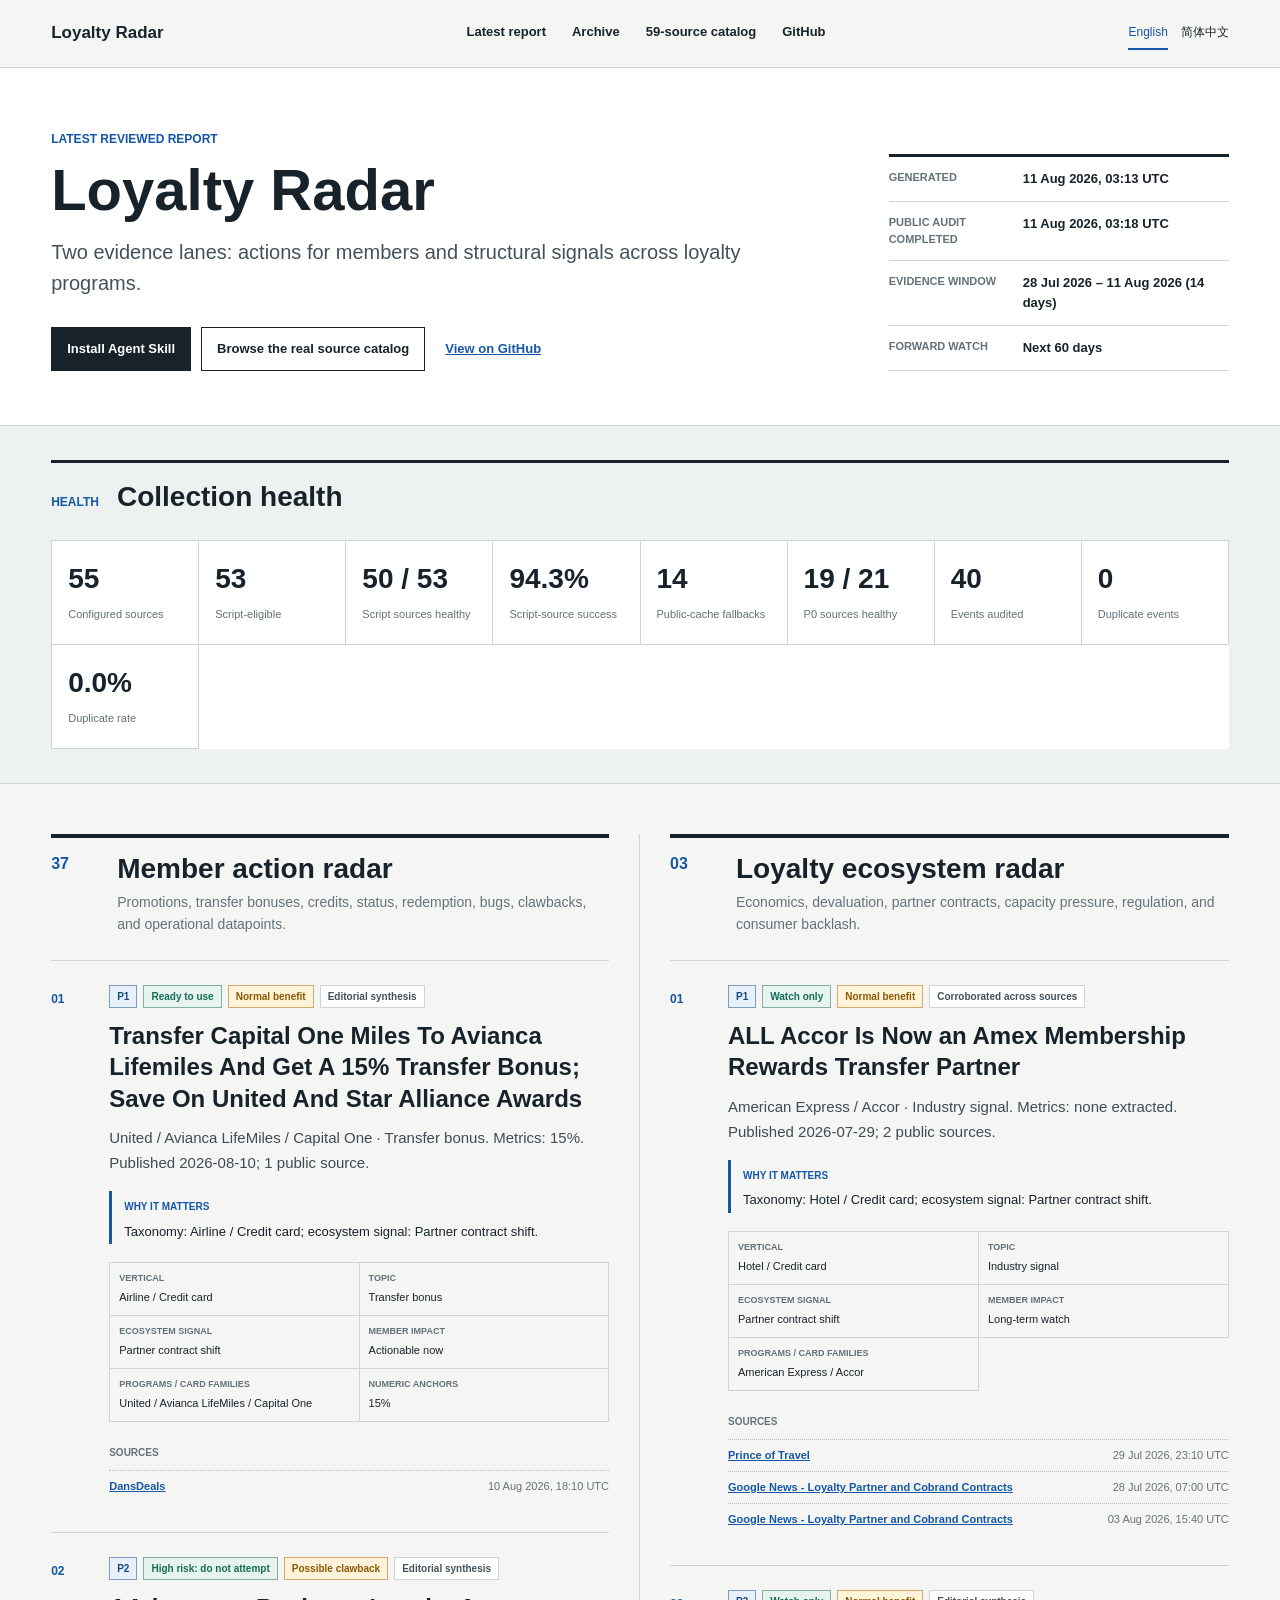
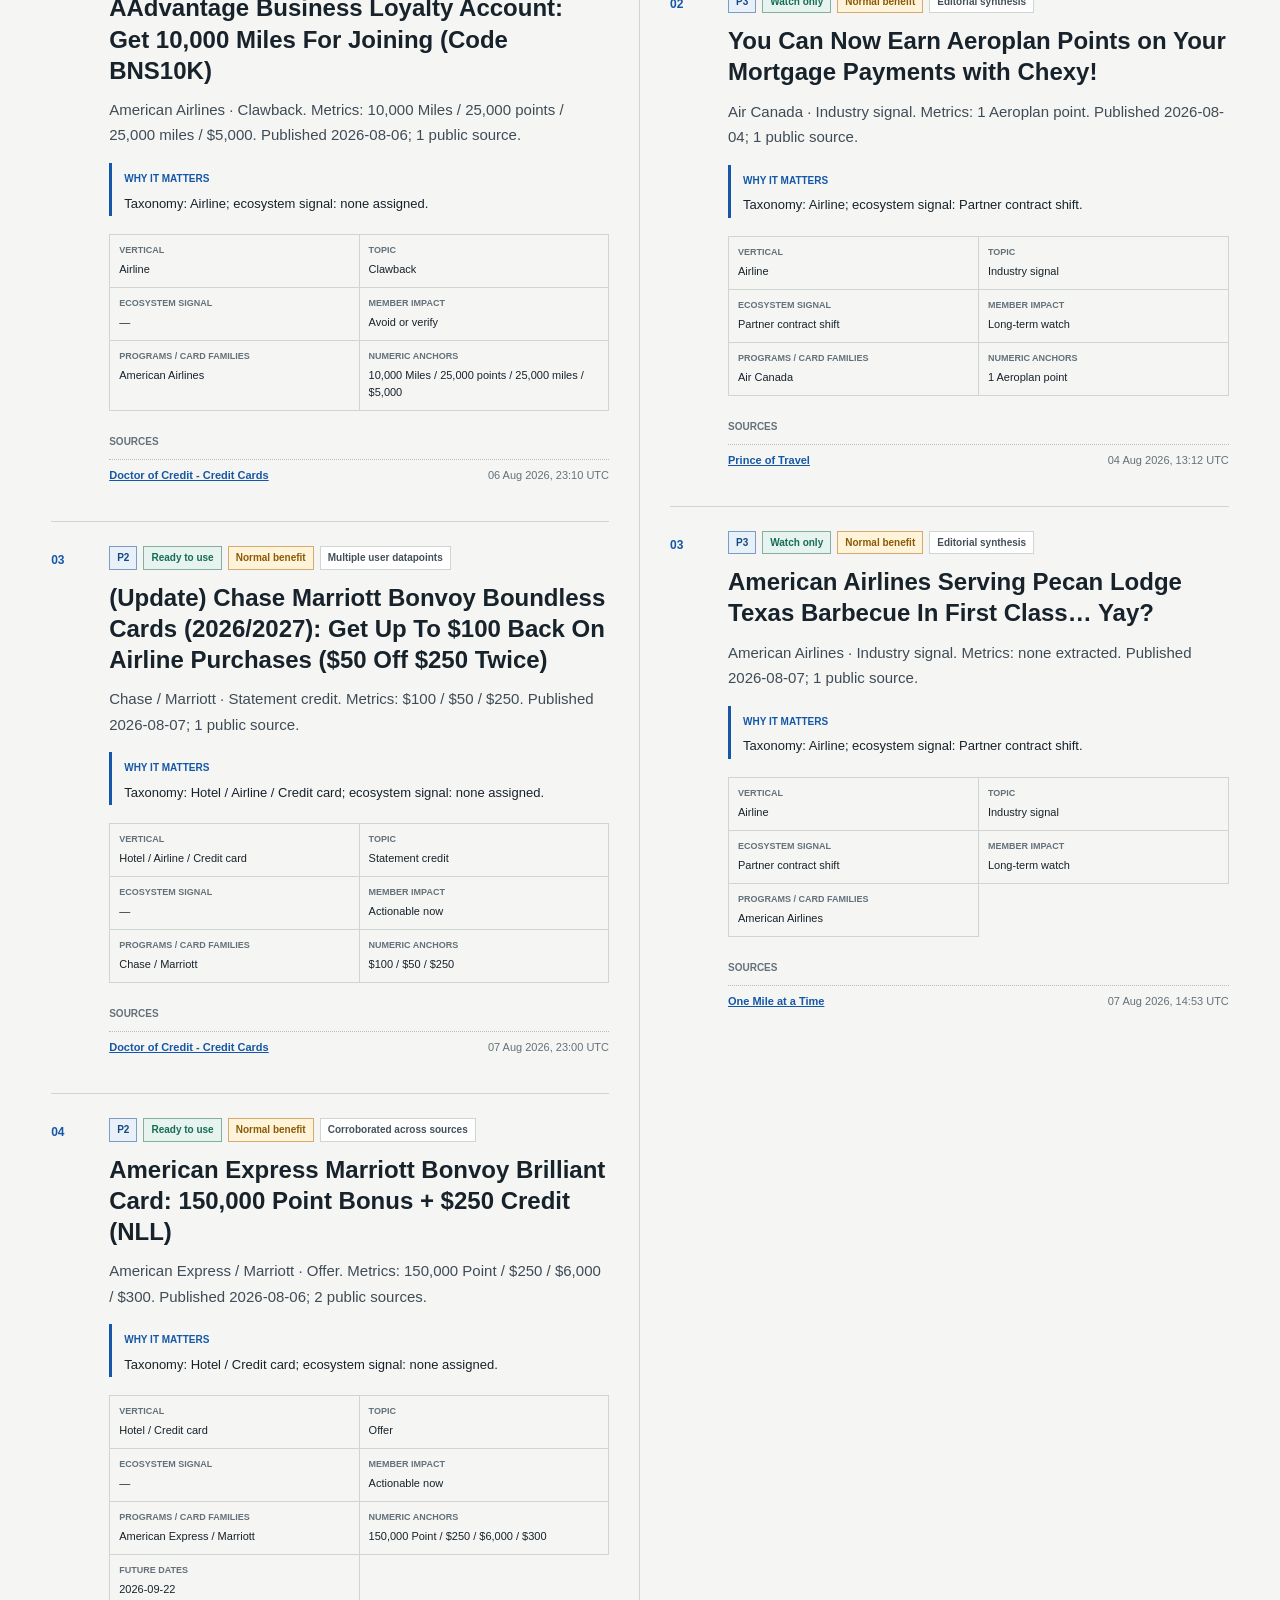
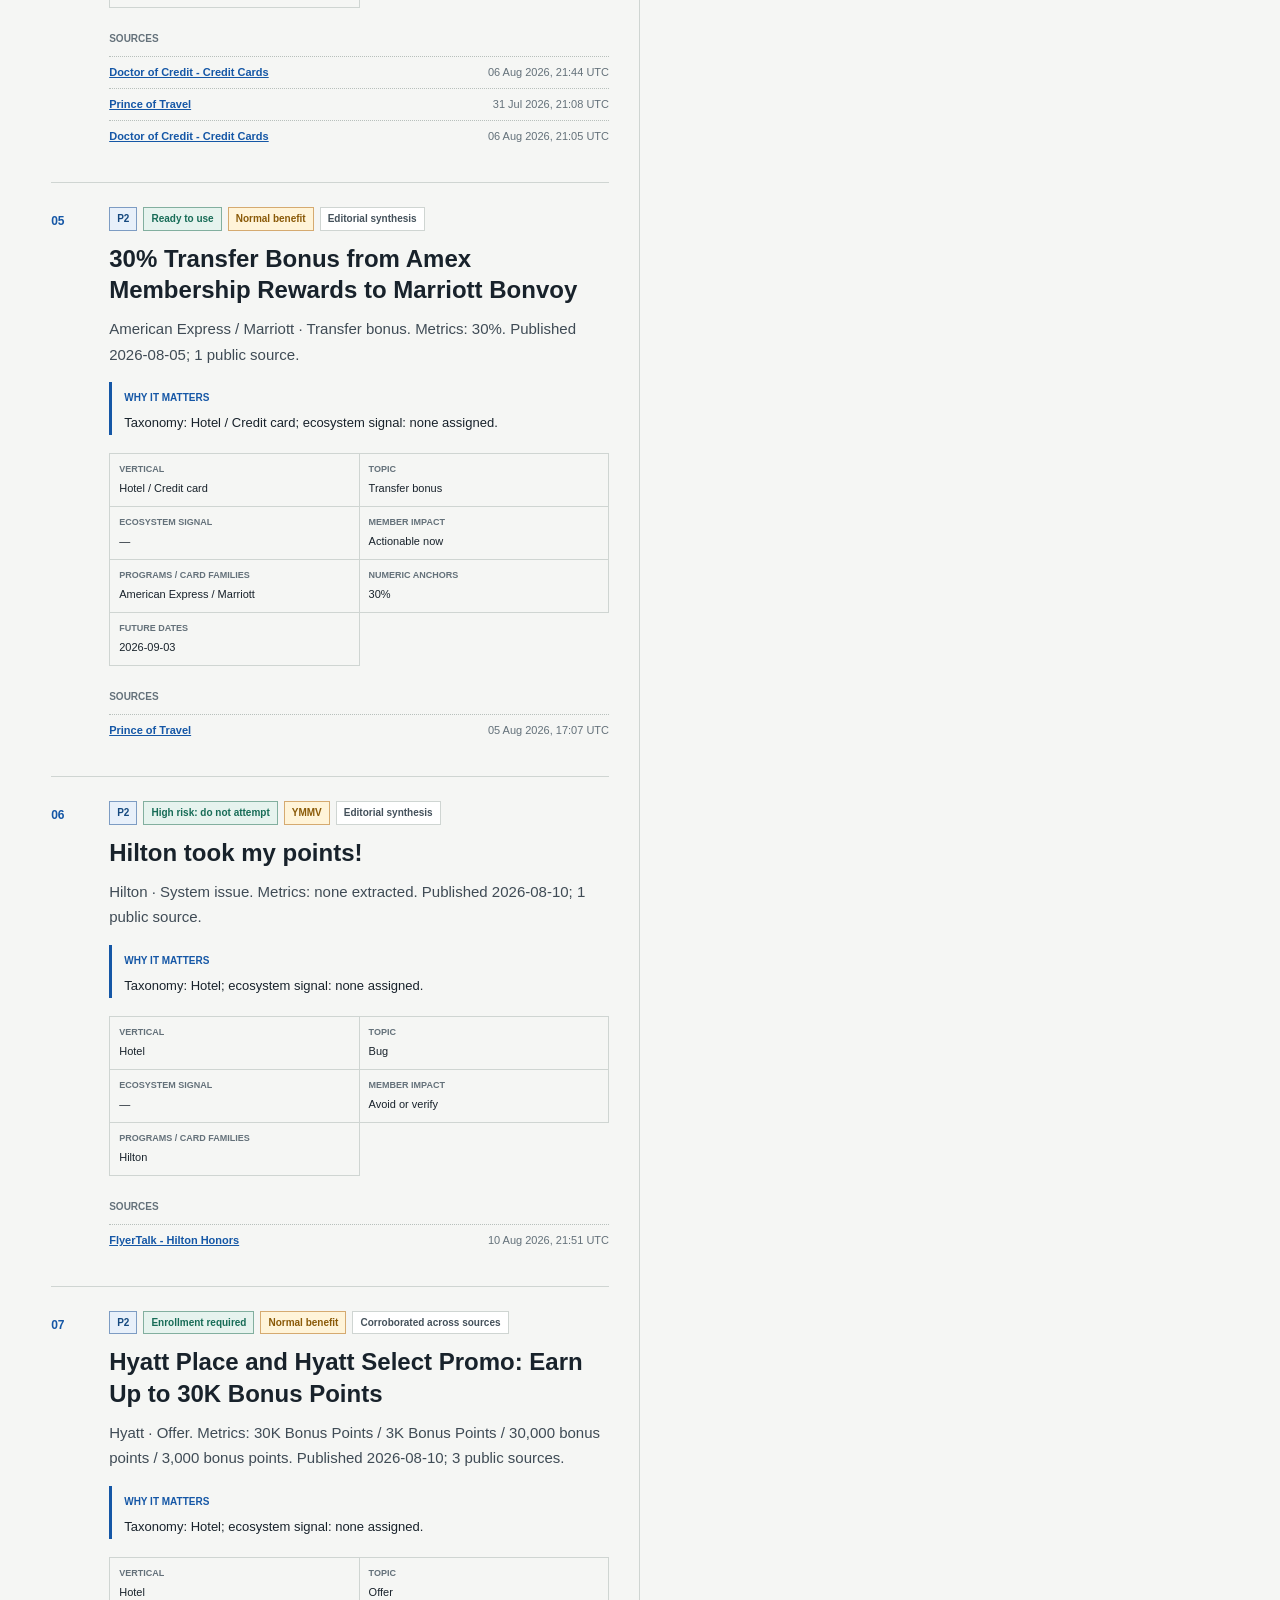
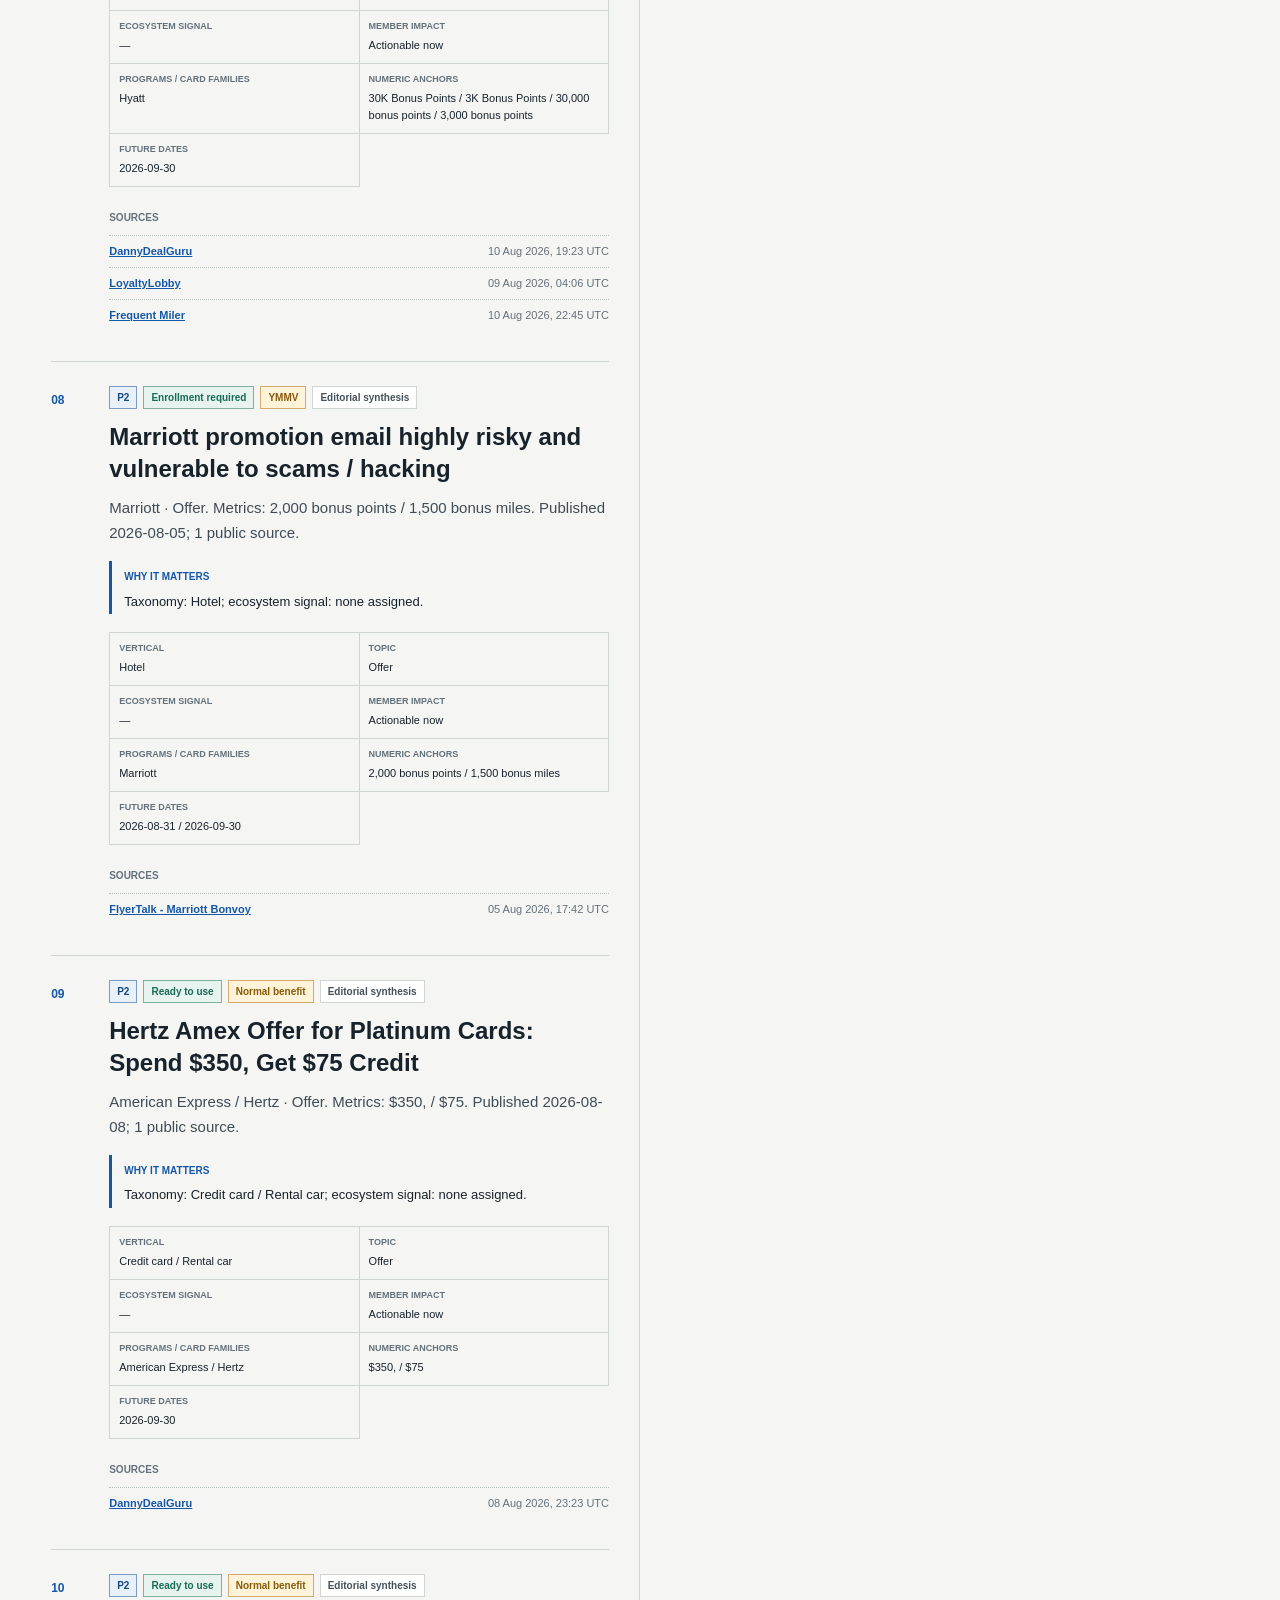
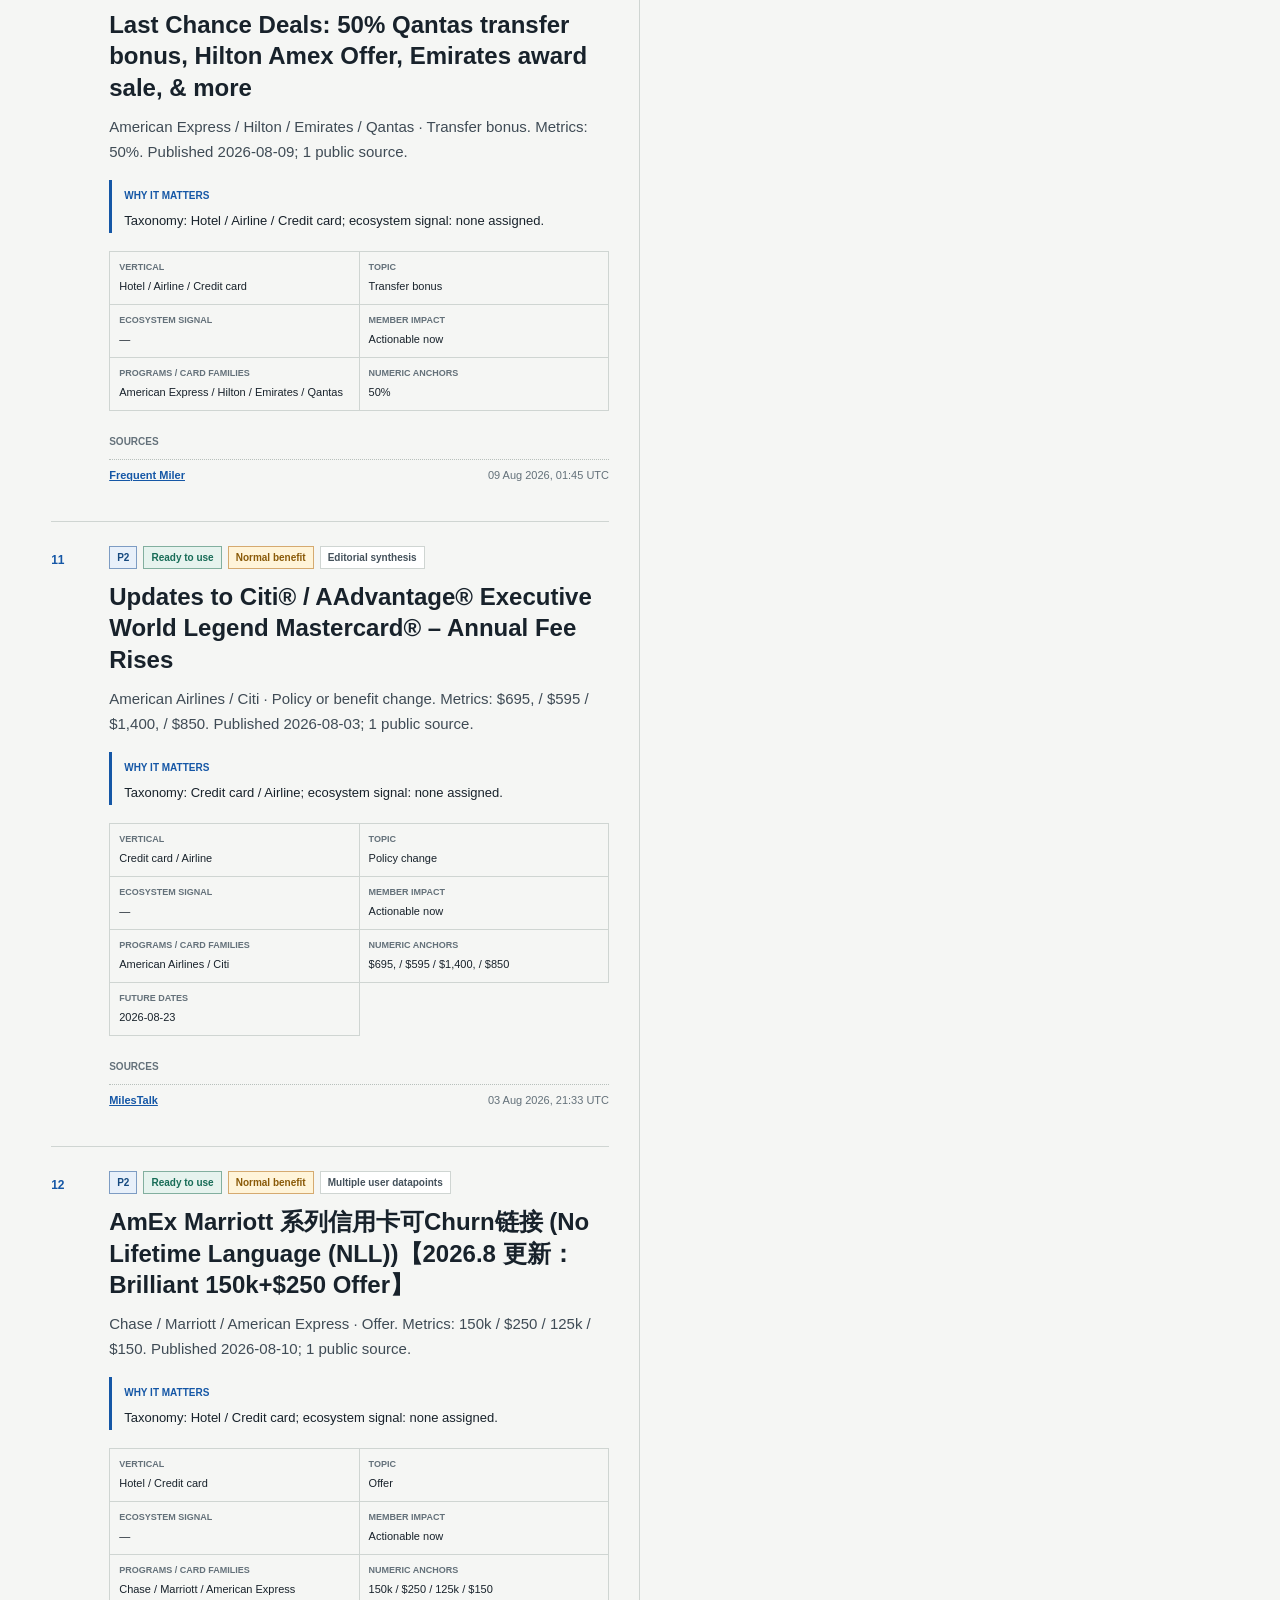
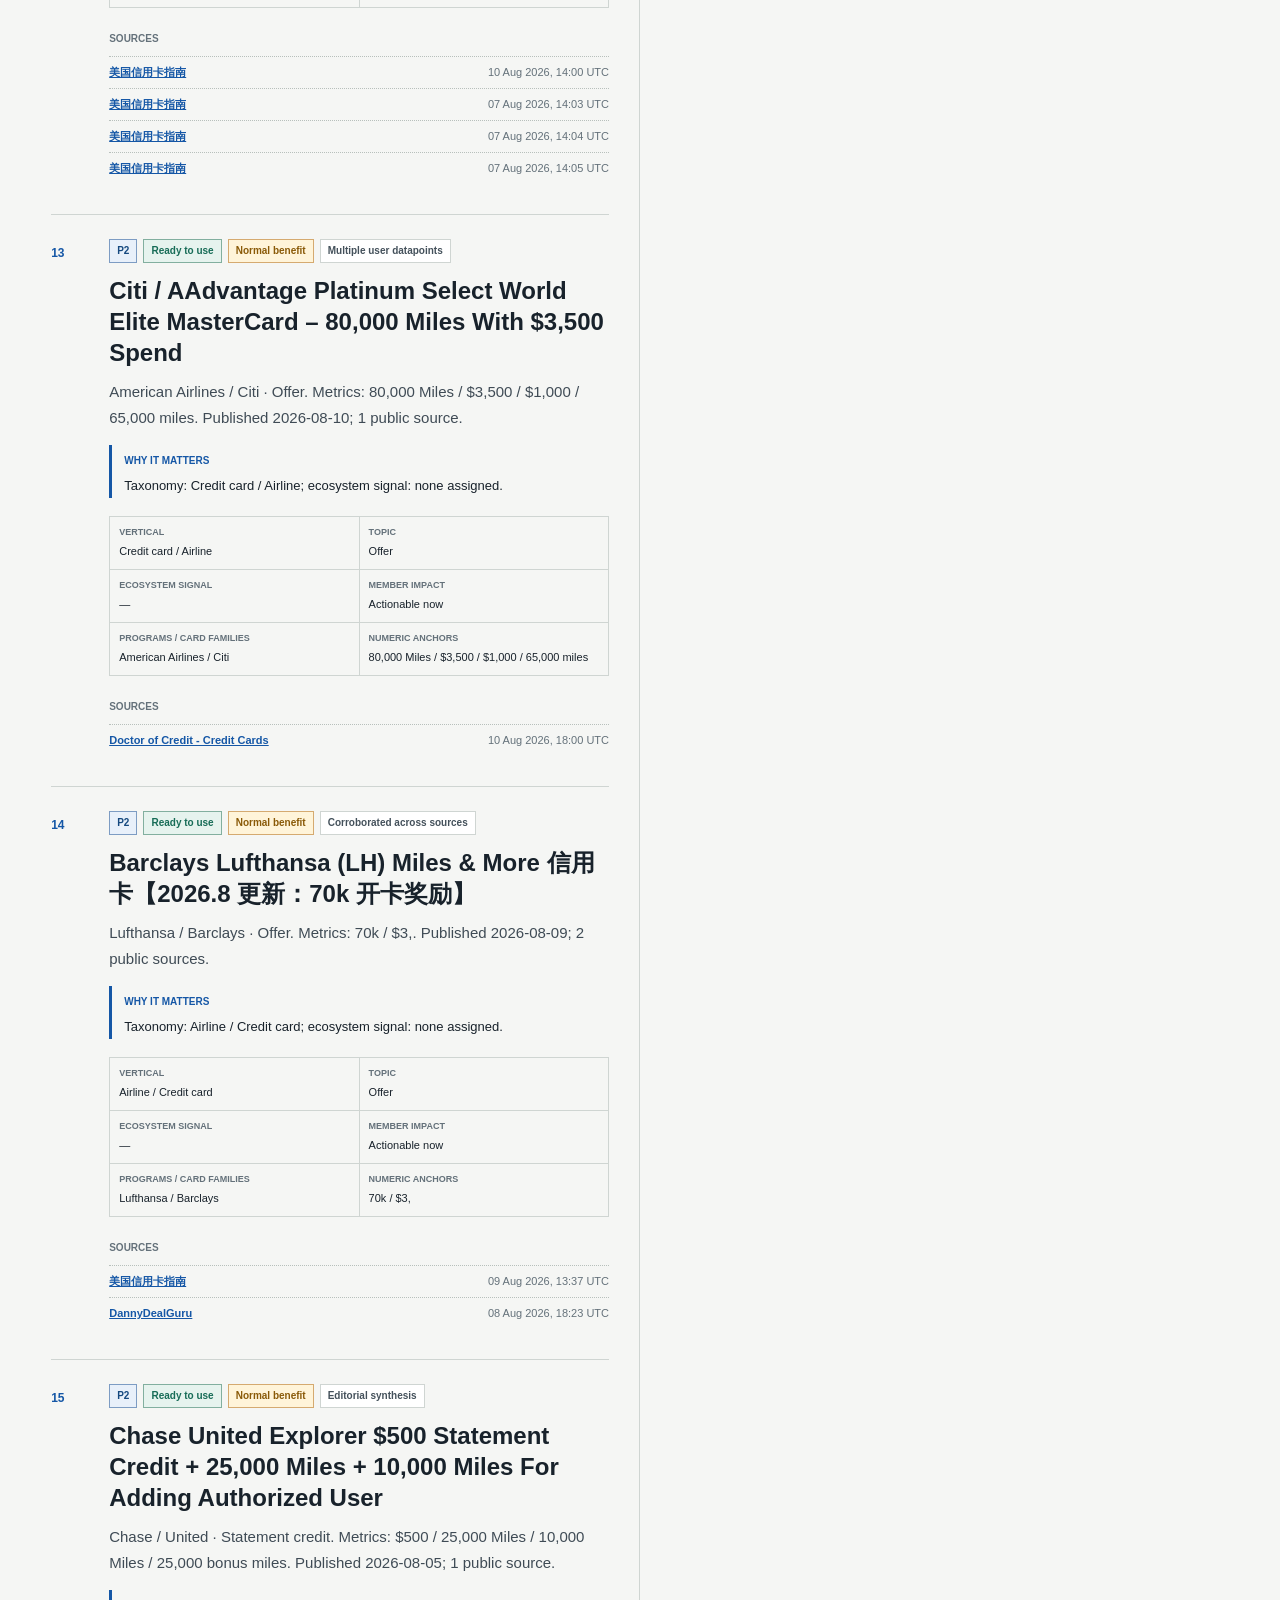
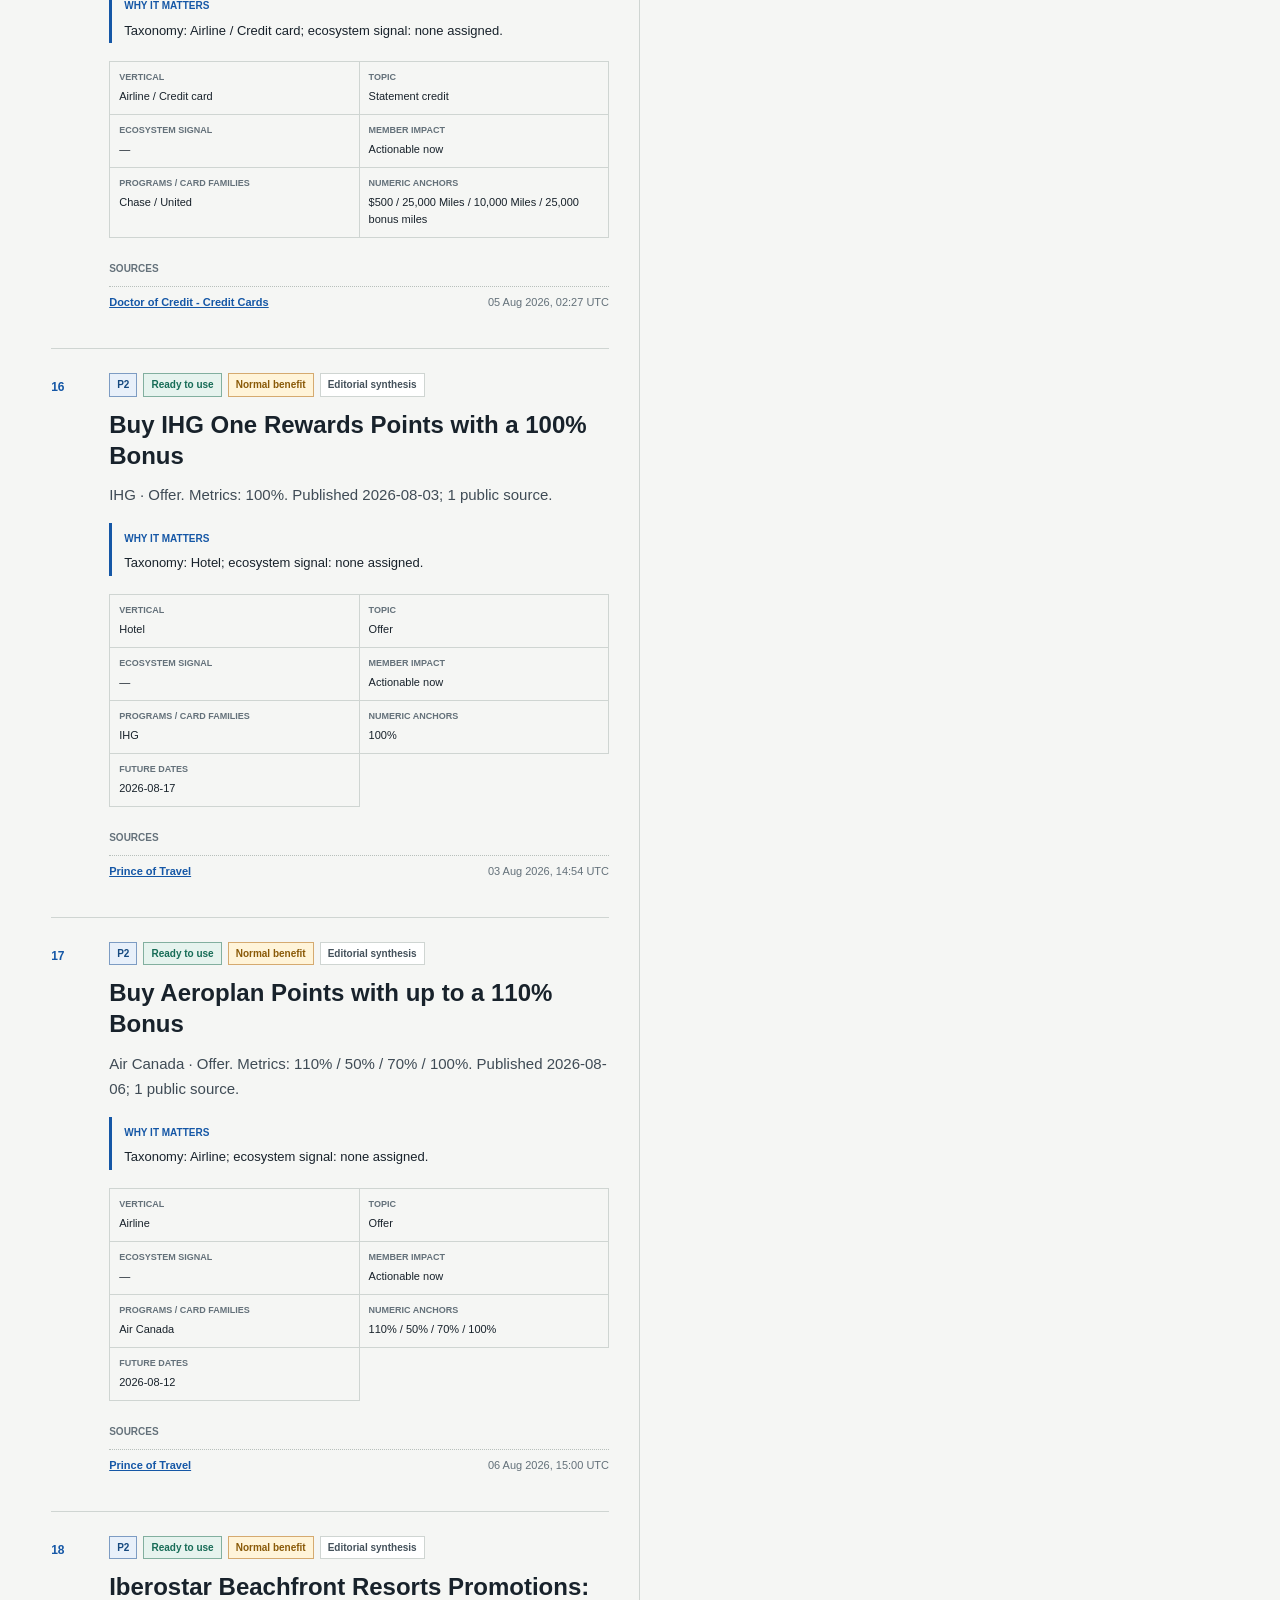
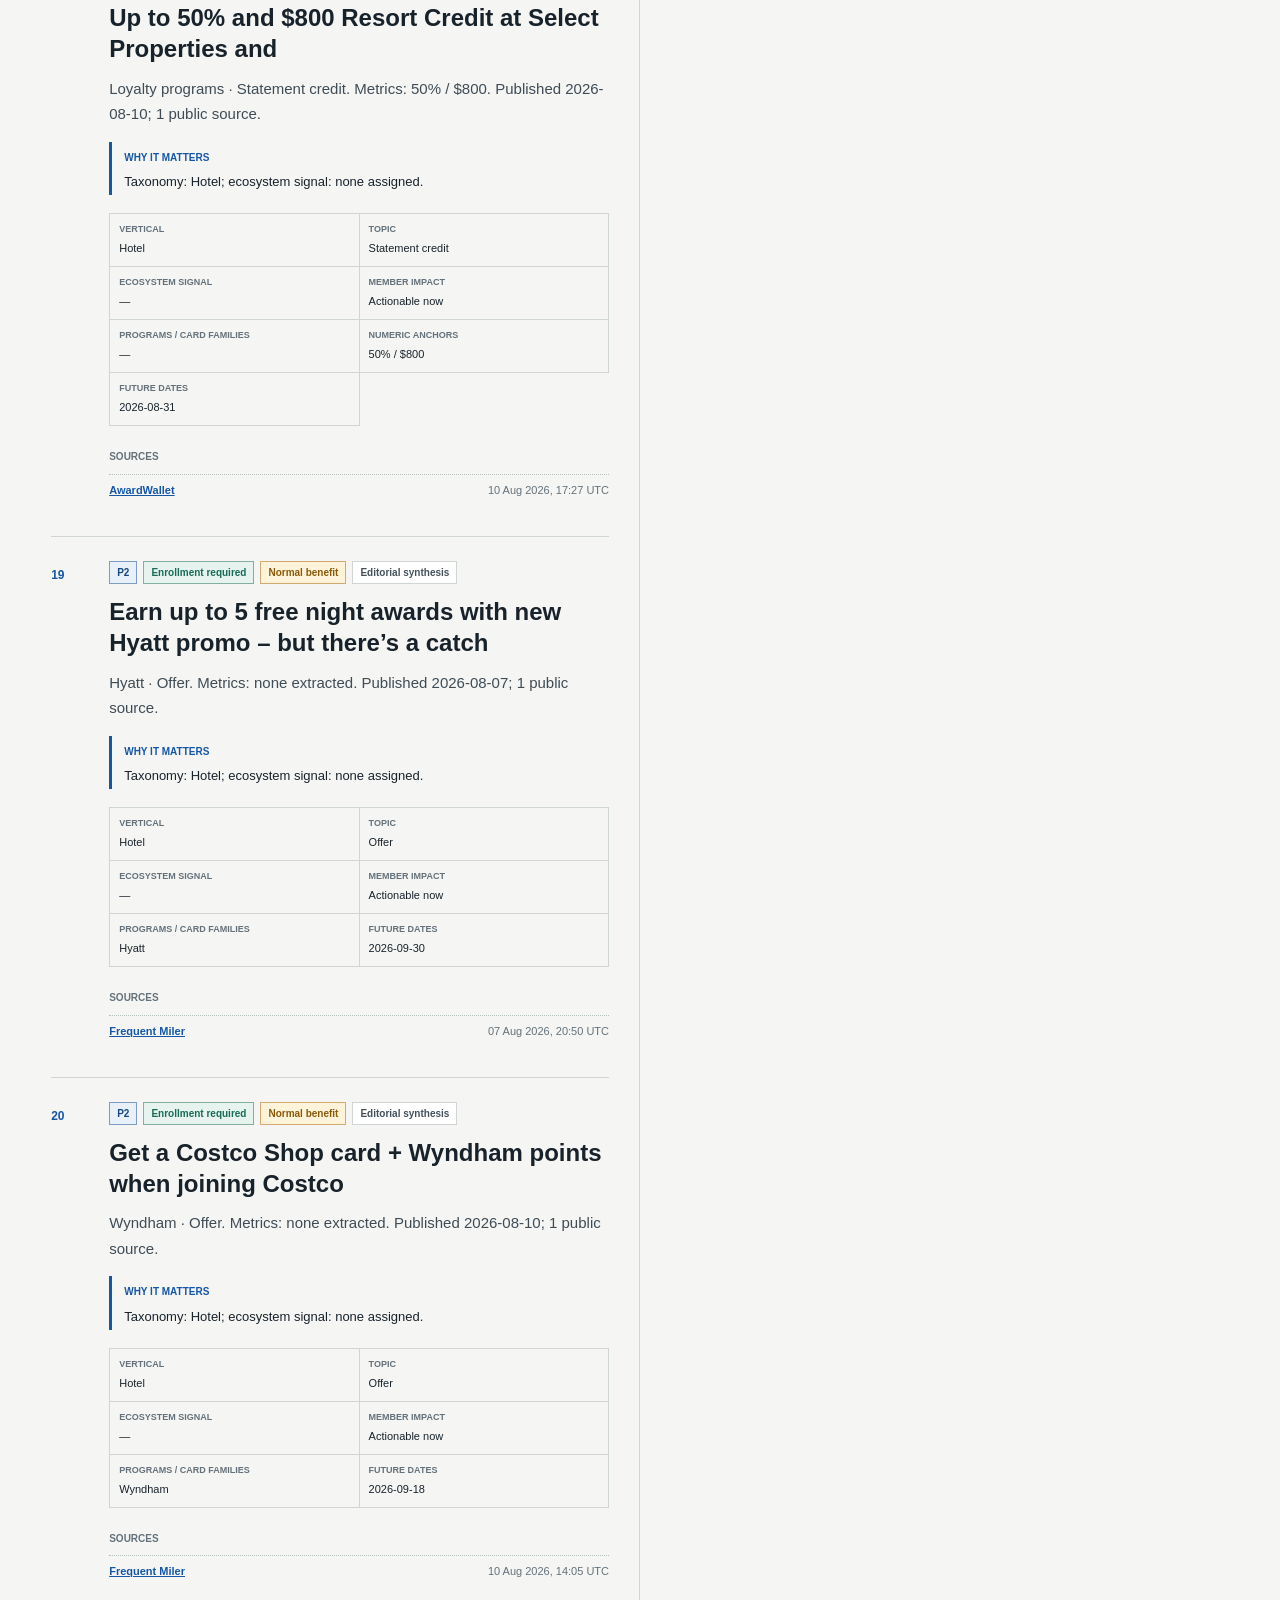
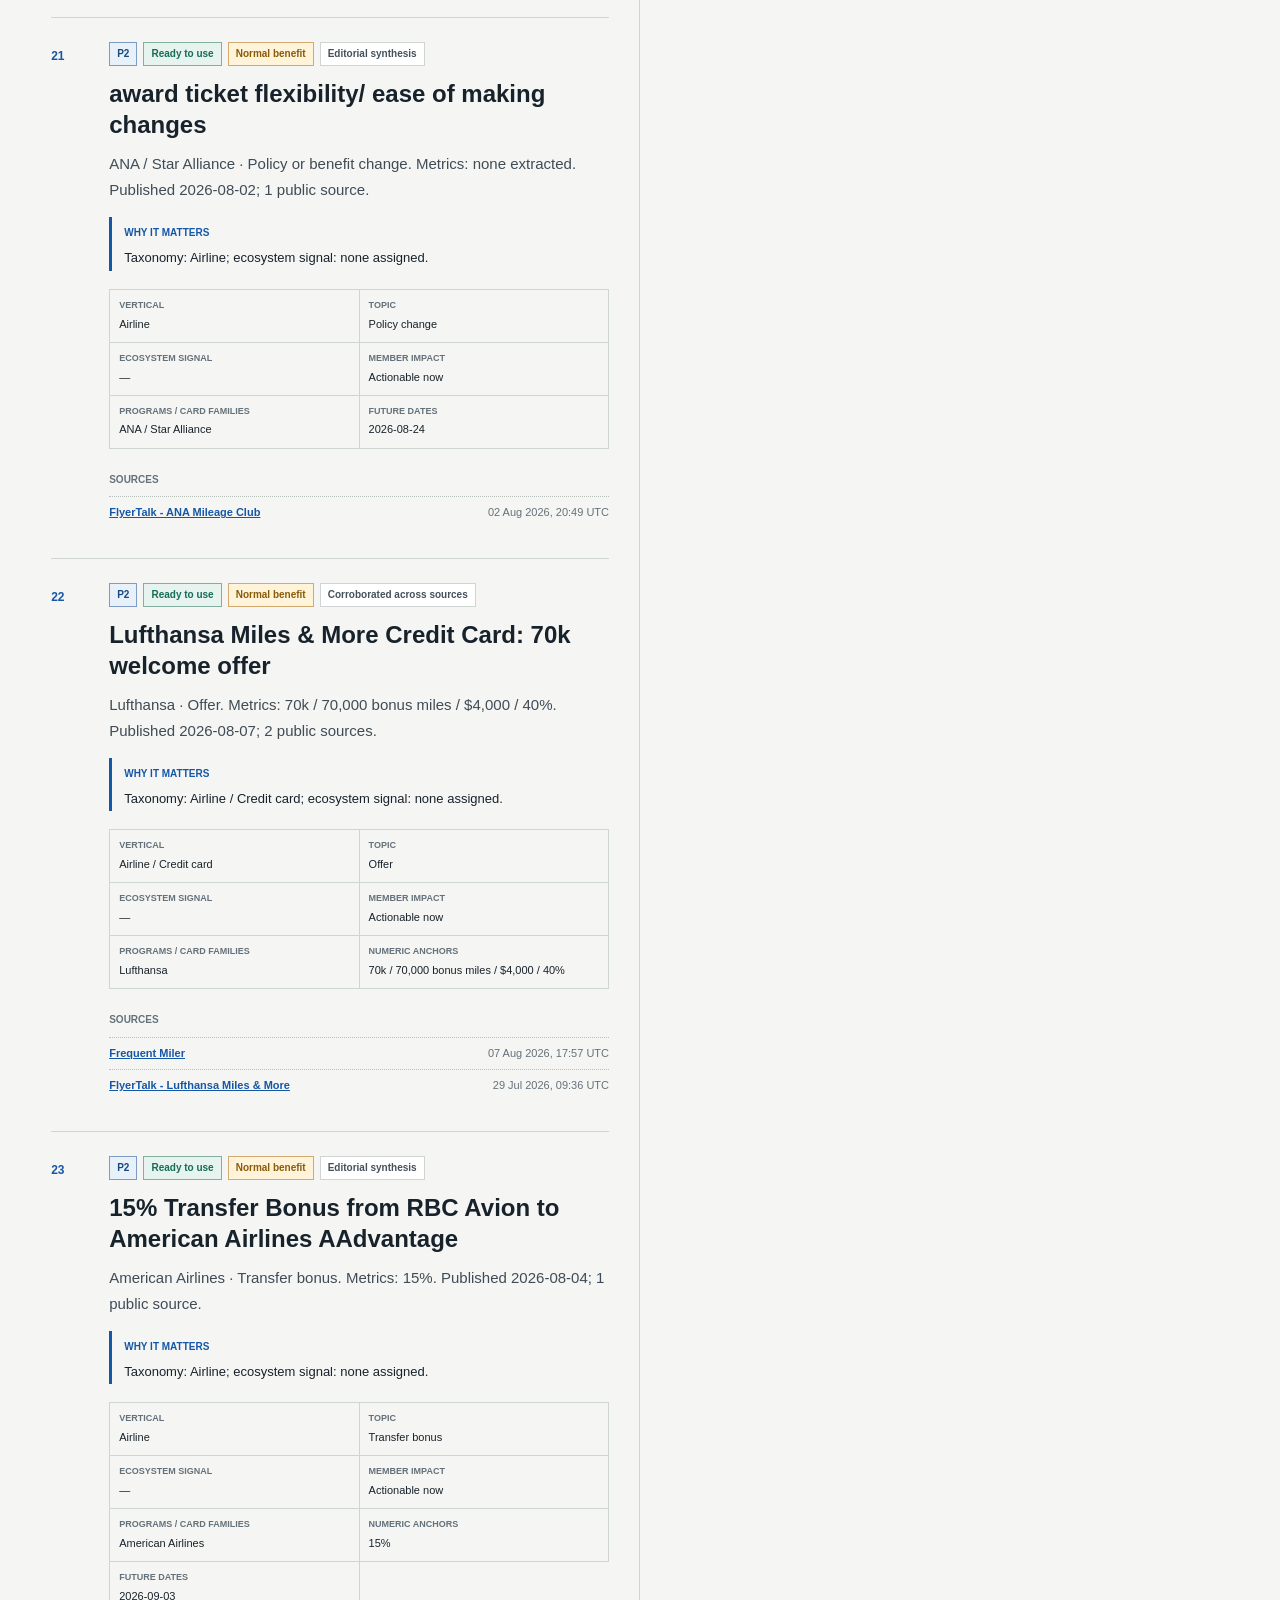
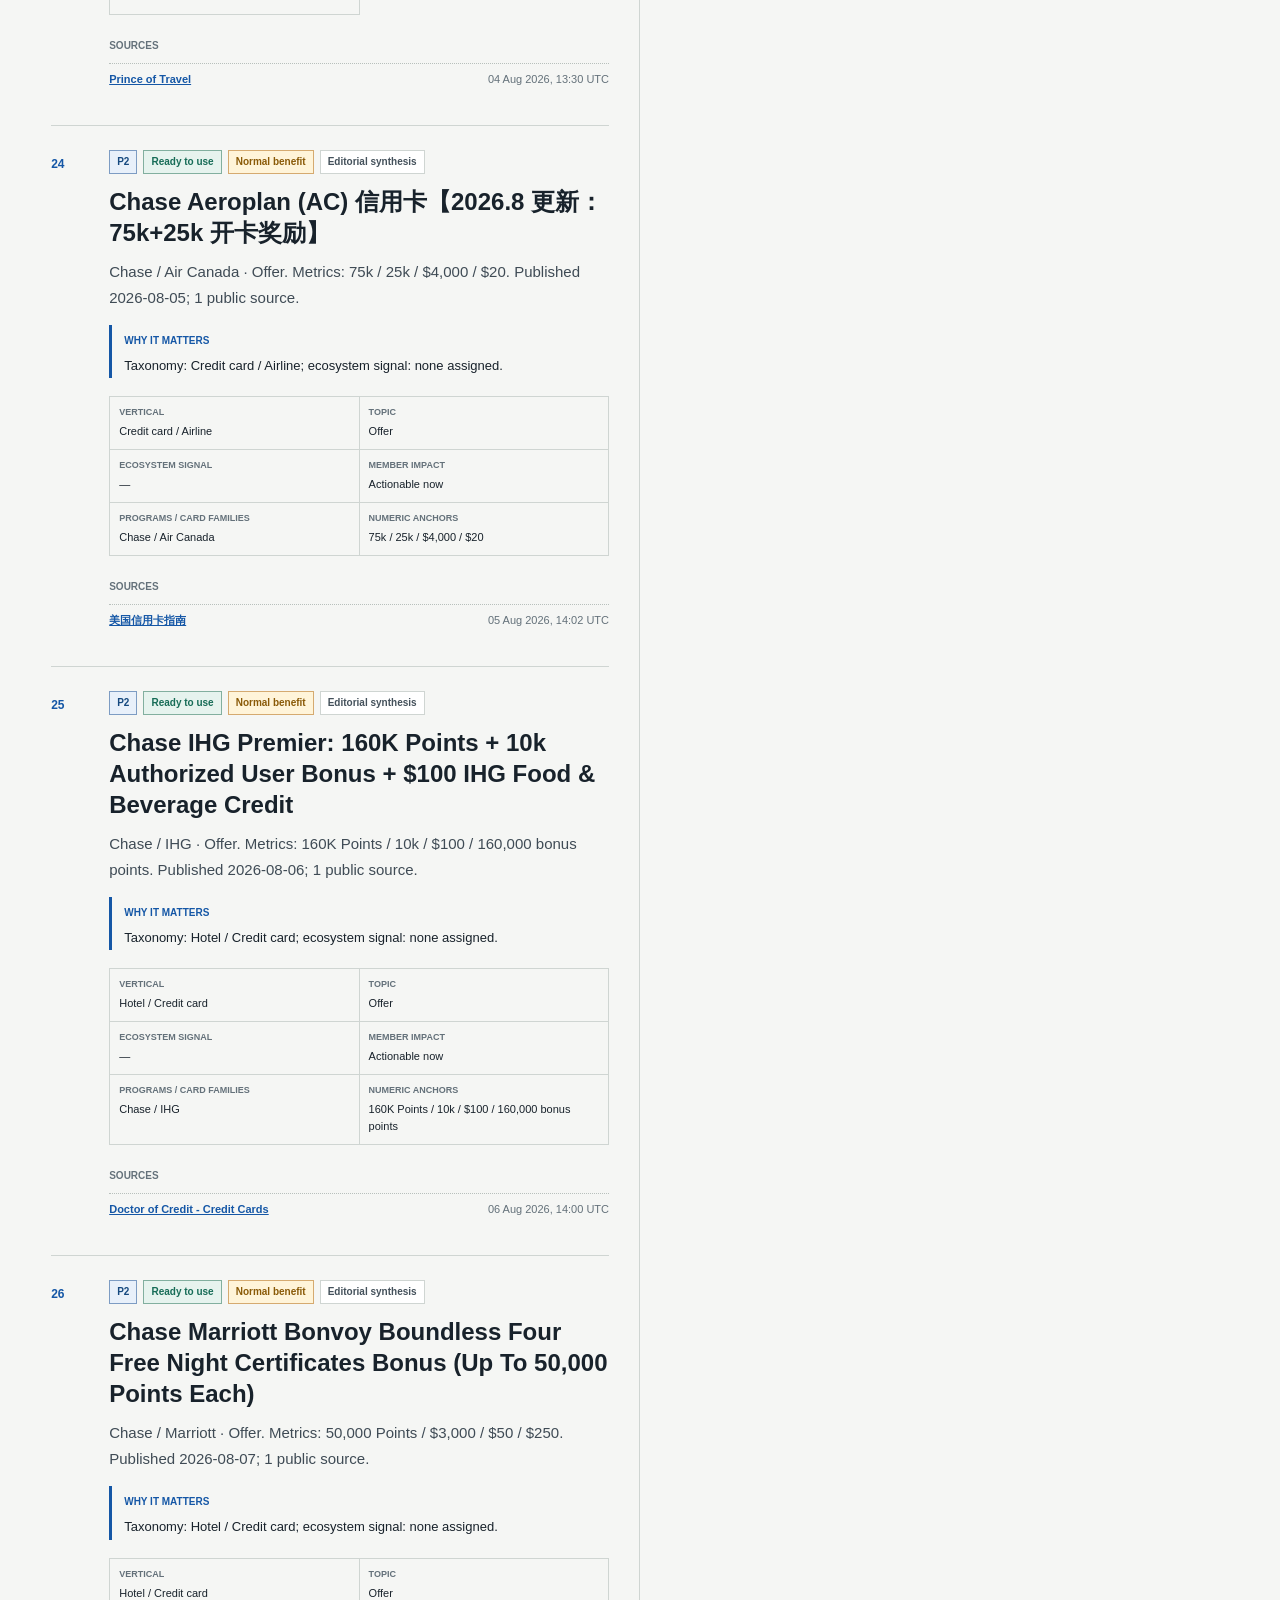
<file: docs/site/en/latest/index.html>
<!doctype html>
<html lang="en"><head><meta charset="utf-8"><meta name="viewport" content="width=device-width,initial-scale=1">
<title>Latest reviewed report · Loyalty Radar</title><meta name="description" content="Reviewed, source-linked loyalty intelligence for members and the wider loyalty ecosystem.">
<meta property="og:type" content="website"><meta property="og:title" content="Latest reviewed report · Loyalty Radar"><meta property="og:description" content="Reviewed, source-linked loyalty intelligence for members and the wider loyalty ecosystem.">
<meta property="og:image" content="../../assets/social-preview.png"><link rel="icon" type="image/png" href="../../assets/icon-128.png">
<link rel="stylesheet" href="../../assets/site.css"></head><body data-page-locale="en">
<a class="skip-link" href="#content">Skip to content</a>
<header class="site-header"><a class="brand" href="../../en/">Loyalty Radar</a><nav class="primary-nav" aria-label="Primary navigation"><a href="../../en/">Latest report</a><a href="../../en/#archive">Archive</a><a href="../../en/sources/">59-source catalog</a><a href="https://github.com/lonelydoctor/loyalty-radar">GitHub</a></nav><nav class="language-switch" aria-label="Language / 语言"><a class="current" href="../../en/latest/" hreflang="en">English</a><a class="" href="../../zh-CN/latest/" hreflang="zh-CN">简体中文</a></nav></header>
<main id="content" class="report-page" data-report-state="published" data-report-contract="loyalty-radar-public-report/v1" data-report-id="2026-W33" data-window-hours="336" data-future-days="60">
<section class="report-hero published" data-layout-check><div class="hero-copy"><p class="eyebrow">Latest reviewed report</p><h1>Loyalty Radar</h1><p class="hero-subtitle" data-critical-text>Two evidence lanes: actions for members and structural signals across loyalty programs.</p><div class="cta-row" data-layout-check><a class="button primary" href="https://github.com/lonelydoctor/loyalty-radar#30-second-quick-start">Install Agent Skill</a><a class="button secondary" href="../../en/sources/">Browse the real source catalog</a><a class="text-link" href="https://github.com/lonelydoctor/loyalty-radar">View on GitHub</a></div></div><dl class="report-meta"><div><dt>Generated</dt><dd><time datetime="2026-08-11T03:13:51.833913+00:00">11 Aug 2026, 03:13 UTC</time></dd></div><div><dt>Public audit completed</dt><dd><time datetime="2026-08-11T03:18:02+00:00">11 Aug 2026, 03:18 UTC</time></dd></div><div><dt>Evidence window</dt><dd>28 Jul 2026 – 11 Aug 2026 (14 days)</dd></div><div><dt>Forward watch</dt><dd>Next 60 days</dd></div></dl></section>
<section class="health-band" aria-labelledby="health-title" data-layout-check><div class="section-heading compact"><p class="eyebrow">Health</p><h2 id="health-title">Collection health</h2></div><div class="health-grid"><div class="health-metric" data-health="configured_sources"><strong>55</strong><span>Configured sources</span></div><div class="health-metric" data-health="script_eligible_sources"><strong>53</strong><span>Script-eligible</span></div><div class="health-metric" data-health="script_ok_sources"><strong>50 / 53</strong><span>Script sources healthy</span></div><div class="health-metric" data-health="script_ok_rate"><strong>94.3%</strong><span>Script-source success</span></div><div class="health-metric" data-health="fallback_sources"><strong>14</strong><span>Public-cache fallbacks</span></div><div class="health-metric" data-health="p0_ok_sources"><strong>19 / 21</strong><span>P0 sources healthy</span></div><div class="health-metric" data-health="events_checked"><strong>40</strong><span>Events audited</span></div><div class="health-metric" data-health="duplicate_events"><strong>0</strong><span>Duplicate events</span></div><div class="health-metric" data-health="duplicate_rate"><strong>0.0%</strong><span>Duplicate rate</span></div></div></section><section class="lane-grid" data-layout-check><section class="lane lane-c-end" aria-labelledby="lane-c-end"><div class="lane-heading"><span>37</span><div><h2 id="lane-c-end">Member action radar</h2><p>Promotions, transfer bonuses, credits, status, redemption, bugs, clawbacks, and operational datapoints.</p></div></div><article class="event" data-event-id="4099c151d3b982" data-event-locale="en" data-layout-check>
<div class="event-sequence">01</div><div class="event-content"><div class="badges"><span class="badge priority">P1</span><span class="badge action">Ready to use</span><span class="badge risk">Normal benefit</span><span class="badge confidence">Editorial synthesis</span></div>
<h3 class="event-title" data-critical-text>Transfer Capital One Miles To Avianca Lifemiles And Get A 15% Transfer Bonus; Save On United And Star Alliance Awards</h3><p class="event-summary">United / Avianca LifeMiles / Capital One · Transfer bonus. Metrics: 15%. Published 2026-08-10; 1 public source.</p>
<div class="why"><span>Why it matters</span><p>Taxonomy: Airline / Credit card; ecosystem signal: Partner contract shift.</p></div>
<dl class="event-facts"><div><dt>Vertical</dt><dd>Airline / Credit card</dd></div><div><dt>Topic</dt><dd>Transfer bonus</dd></div><div><dt>Ecosystem signal</dt><dd>Partner contract shift</dd></div><div><dt>Member impact</dt><dd>Actionable now</dd></div><div><dt>Programs / card families</dt><dd>United / Avianca LifeMiles / Capital One</dd></div><div class="event-extra"><dt>Numeric anchors</dt><dd>15%</dd></div></dl>
<div class="source-block"><span class="source-label">Sources</span><ol><li><a class="source-reference" href="https://www.dansdeals.com/points-travel/milespoints/transfer-capital-one-miles-to-avianca-lifemiles-and-get-a-15-transfer-bonus-save-on-united-and-star-alliance-awards/" target="_blank" rel="noreferrer">DansDeals</a><time datetime="2026-08-10T18:10:33+00:00">10 Aug 2026, 18:10 UTC</time></li></ol></div></div></article><article class="event" data-event-id="91c8ef8317763e" data-event-locale="en" data-layout-check>
<div class="event-sequence">02</div><div class="event-content"><div class="badges"><span class="badge priority">P2</span><span class="badge action">High risk: do not attempt</span><span class="badge risk">Possible clawback</span><span class="badge confidence">Editorial synthesis</span></div>
<h3 class="event-title" data-critical-text>AAdvantage Business Loyalty Account: Get 10,000 Miles For Joining (Code BNS10K)</h3><p class="event-summary">American Airlines · Clawback. Metrics: 10,000 Miles / 25,000 points / 25,000 miles / $5,000. Published 2026-08-06; 1 public source.</p>
<div class="why"><span>Why it matters</span><p>Taxonomy: Airline; ecosystem signal: none assigned.</p></div>
<dl class="event-facts"><div><dt>Vertical</dt><dd>Airline</dd></div><div><dt>Topic</dt><dd>Clawback</dd></div><div><dt>Ecosystem signal</dt><dd>—</dd></div><div><dt>Member impact</dt><dd>Avoid or verify</dd></div><div><dt>Programs / card families</dt><dd>American Airlines</dd></div><div class="event-extra"><dt>Numeric anchors</dt><dd>10,000 Miles / 25,000 points / 25,000 miles / $5,000</dd></div></dl>
<div class="source-block"><span class="source-label">Sources</span><ol><li><a class="source-reference" href="https://www.doctorofcredit.com/aadvantage-business-loyalty-account-get-10000-miles-for-joining-code-bns10k/" target="_blank" rel="noreferrer">Doctor of Credit - Credit Cards</a><time datetime="2026-08-06T23:10:24+00:00">06 Aug 2026, 23:10 UTC</time></li></ol></div></div></article><article class="event" data-event-id="f3af84bd4ef605" data-event-locale="en" data-layout-check>
<div class="event-sequence">03</div><div class="event-content"><div class="badges"><span class="badge priority">P2</span><span class="badge action">Ready to use</span><span class="badge risk">Normal benefit</span><span class="badge confidence">Multiple user datapoints</span></div>
<h3 class="event-title" data-critical-text>(Update) Chase Marriott Bonvoy Boundless Cards (2026/2027): Get Up To $100 Back On Airline Purchases ($50 Off $250 Twice)</h3><p class="event-summary">Chase / Marriott · Statement credit. Metrics: $100 / $50 / $250. Published 2026-08-07; 1 public source.</p>
<div class="why"><span>Why it matters</span><p>Taxonomy: Hotel / Airline / Credit card; ecosystem signal: none assigned.</p></div>
<dl class="event-facts"><div><dt>Vertical</dt><dd>Hotel / Airline / Credit card</dd></div><div><dt>Topic</dt><dd>Statement credit</dd></div><div><dt>Ecosystem signal</dt><dd>—</dd></div><div><dt>Member impact</dt><dd>Actionable now</dd></div><div><dt>Programs / card families</dt><dd>Chase / Marriott</dd></div><div class="event-extra"><dt>Numeric anchors</dt><dd>$100 / $50 / $250</dd></div></dl>
<div class="source-block"><span class="source-label">Sources</span><ol><li><a class="source-reference" href="https://www.doctorofcredit.com/chase-marriott-bonvoy-boundless-cards-2026-get-up-to-100-back-on-airline-purchases-50-off-250-twice/" target="_blank" rel="noreferrer">Doctor of Credit - Credit Cards</a><time datetime="2026-08-07T23:00:05+00:00">07 Aug 2026, 23:00 UTC</time></li></ol></div></div></article><article class="event" data-event-id="428fb8c166bf7d" data-event-locale="en" data-layout-check>
<div class="event-sequence">04</div><div class="event-content"><div class="badges"><span class="badge priority">P2</span><span class="badge action">Ready to use</span><span class="badge risk">Normal benefit</span><span class="badge confidence">Corroborated across sources</span></div>
<h3 class="event-title" data-critical-text>American Express Marriott Bonvoy Brilliant Card: 150,000 Point Bonus + $250 Credit (NLL)</h3><p class="event-summary">American Express / Marriott · Offer. Metrics: 150,000 Point / $250 / $6,000 / $300. Published 2026-08-06; 2 public sources.</p>
<div class="why"><span>Why it matters</span><p>Taxonomy: Hotel / Credit card; ecosystem signal: none assigned.</p></div>
<dl class="event-facts"><div><dt>Vertical</dt><dd>Hotel / Credit card</dd></div><div><dt>Topic</dt><dd>Offer</dd></div><div><dt>Ecosystem signal</dt><dd>—</dd></div><div><dt>Member impact</dt><dd>Actionable now</dd></div><div><dt>Programs / card families</dt><dd>American Express / Marriott</dd></div><div class="event-extra"><dt>Numeric anchors</dt><dd>150,000 Point / $250 / $6,000 / $300</dd></div><div class="event-extra"><dt>Future dates</dt><dd>2026-09-22</dd></div></dl>
<div class="source-block"><span class="source-label">Sources</span><ol><li><a class="source-reference" href="https://www.doctorofcredit.com/american-express-marriott-bonvoy-brilliant-card-150000-point-bonus-250-credit-nll/" target="_blank" rel="noreferrer">Doctor of Credit - Credit Cards</a><time datetime="2026-08-06T21:44:12+00:00">06 Aug 2026, 21:44 UTC</time></li><li><a class="source-reference" href="https://princeoftravel.com/deals/amex-bonvoy-cards-offer/" target="_blank" rel="noreferrer">Prince of Travel</a><time datetime="2026-07-31T21:08:47+00:00">31 Jul 2026, 21:08 UTC</time></li><li><a class="source-reference" href="https://www.doctorofcredit.com/american-express-marriott-bonvoy-bevy-card-125000-point-bonus-150-credit-nll/" target="_blank" rel="noreferrer">Doctor of Credit - Credit Cards</a><time datetime="2026-08-06T21:05:33+00:00">06 Aug 2026, 21:05 UTC</time></li></ol></div></div></article><article class="event" data-event-id="bda73c412c9c6e" data-event-locale="en" data-layout-check>
<div class="event-sequence">05</div><div class="event-content"><div class="badges"><span class="badge priority">P2</span><span class="badge action">Ready to use</span><span class="badge risk">Normal benefit</span><span class="badge confidence">Editorial synthesis</span></div>
<h3 class="event-title" data-critical-text>30% Transfer Bonus from Amex Membership Rewards to Marriott Bonvoy</h3><p class="event-summary">American Express / Marriott · Transfer bonus. Metrics: 30%. Published 2026-08-05; 1 public source.</p>
<div class="why"><span>Why it matters</span><p>Taxonomy: Hotel / Credit card; ecosystem signal: none assigned.</p></div>
<dl class="event-facts"><div><dt>Vertical</dt><dd>Hotel / Credit card</dd></div><div><dt>Topic</dt><dd>Transfer bonus</dd></div><div><dt>Ecosystem signal</dt><dd>—</dd></div><div><dt>Member impact</dt><dd>Actionable now</dd></div><div><dt>Programs / card families</dt><dd>American Express / Marriott</dd></div><div class="event-extra"><dt>Numeric anchors</dt><dd>30%</dd></div><div class="event-extra"><dt>Future dates</dt><dd>2026-09-03</dd></div></dl>
<div class="source-block"><span class="source-label">Sources</span><ol><li><a class="source-reference" href="https://princeoftravel.com/deals/amex-mr-marriott-bonvoy-transfer-bonus/" target="_blank" rel="noreferrer">Prince of Travel</a><time datetime="2026-08-05T17:07:21+00:00">05 Aug 2026, 17:07 UTC</time></li></ol></div></div></article><article class="event" data-event-id="d78b733a8b1a50" data-event-locale="en" data-layout-check>
<div class="event-sequence">06</div><div class="event-content"><div class="badges"><span class="badge priority">P2</span><span class="badge action">High risk: do not attempt</span><span class="badge risk">YMMV</span><span class="badge confidence">Editorial synthesis</span></div>
<h3 class="event-title" data-critical-text>Hilton took my points!</h3><p class="event-summary">Hilton · System issue. Metrics: none extracted. Published 2026-08-10; 1 public source.</p>
<div class="why"><span>Why it matters</span><p>Taxonomy: Hotel; ecosystem signal: none assigned.</p></div>
<dl class="event-facts"><div><dt>Vertical</dt><dd>Hotel</dd></div><div><dt>Topic</dt><dd>Bug</dd></div><div><dt>Ecosystem signal</dt><dd>—</dd></div><div><dt>Member impact</dt><dd>Avoid or verify</dd></div><div><dt>Programs / card families</dt><dd>Hilton</dd></div></dl>
<div class="source-block"><span class="source-label">Sources</span><ol><li><a class="source-reference" href="https://www.flyertalk.com/forum/hilton-hilton-honors/2222036-hilton-took-my-points.html" target="_blank" rel="noreferrer">FlyerTalk - Hilton Honors</a><time datetime="2026-08-10T21:51:19+00:00">10 Aug 2026, 21:51 UTC</time></li></ol></div></div></article><article class="event" data-event-id="e130a0150ba76f" data-event-locale="en" data-layout-check>
<div class="event-sequence">07</div><div class="event-content"><div class="badges"><span class="badge priority">P2</span><span class="badge action">Enrollment required</span><span class="badge risk">Normal benefit</span><span class="badge confidence">Corroborated across sources</span></div>
<h3 class="event-title" data-critical-text>Hyatt Place and Hyatt Select Promo: Earn Up to 30K Bonus Points</h3><p class="event-summary">Hyatt · Offer. Metrics: 30K Bonus Points / 3K Bonus Points / 30,000 bonus points / 3,000 bonus points. Published 2026-08-10; 3 public sources.</p>
<div class="why"><span>Why it matters</span><p>Taxonomy: Hotel; ecosystem signal: none assigned.</p></div>
<dl class="event-facts"><div><dt>Vertical</dt><dd>Hotel</dd></div><div><dt>Topic</dt><dd>Offer</dd></div><div><dt>Ecosystem signal</dt><dd>—</dd></div><div><dt>Member impact</dt><dd>Actionable now</dd></div><div><dt>Programs / card families</dt><dd>Hyatt</dd></div><div class="event-extra"><dt>Numeric anchors</dt><dd>30K Bonus Points / 3K Bonus Points / 30,000 bonus points / 3,000 bonus points</dd></div><div class="event-extra"><dt>Future dates</dt><dd>2026-09-30</dd></div></dl>
<div class="source-block"><span class="source-label">Sources</span><ol><li><a class="source-reference" href="https://dannydealguru.com/hyatt-place-3000-bonus-points-promotion/" target="_blank" rel="noreferrer">DannyDealGuru</a><time datetime="2026-08-10T19:23:09+00:00">10 Aug 2026, 19:23 UTC</time></li><li><a class="source-reference" href="https://loyaltylobby.com/2026/08/09/extended-world-of-hyatt-up-to-30000-bonus-points-for-hyatt-place-select-stays-in-the-americas-june-1-september-30-2026/?omhide=true" target="_blank" rel="noreferrer">LoyaltyLobby</a><time datetime="2026-08-09T04:06:03+00:00">09 Aug 2026, 04:06 UTC</time></li><li><a class="source-reference" href="https://frequentmiler.com/earn-up-to-30k-bonus-points-on-stays-at-hyatt-place-hyatt-select/" target="_blank" rel="noreferrer">Frequent Miler</a><time datetime="2026-08-10T22:45:53+00:00">10 Aug 2026, 22:45 UTC</time></li></ol></div></div></article><article class="event" data-event-id="500c063a2b549b" data-event-locale="en" data-layout-check>
<div class="event-sequence">08</div><div class="event-content"><div class="badges"><span class="badge priority">P2</span><span class="badge action">Enrollment required</span><span class="badge risk">YMMV</span><span class="badge confidence">Editorial synthesis</span></div>
<h3 class="event-title" data-critical-text>Marriott promotion email highly risky and vulnerable to scams / hacking</h3><p class="event-summary">Marriott · Offer. Metrics: 2,000 bonus points / 1,500 bonus miles. Published 2026-08-05; 1 public source.</p>
<div class="why"><span>Why it matters</span><p>Taxonomy: Hotel; ecosystem signal: none assigned.</p></div>
<dl class="event-facts"><div><dt>Vertical</dt><dd>Hotel</dd></div><div><dt>Topic</dt><dd>Offer</dd></div><div><dt>Ecosystem signal</dt><dd>—</dd></div><div><dt>Member impact</dt><dd>Actionable now</dd></div><div><dt>Programs / card families</dt><dd>Marriott</dd></div><div class="event-extra"><dt>Numeric anchors</dt><dd>2,000 bonus points / 1,500 bonus miles</dd></div><div class="event-extra"><dt>Future dates</dt><dd>2026-08-31 / 2026-09-30</dd></div></dl>
<div class="source-block"><span class="source-label">Sources</span><ol><li><a class="source-reference" href="https://www.flyertalk.com/forum/marriott-marriott-bonvoy/2221784-marriott-promotion-email-highly-risky-vulnerable-scams-hacking.html" target="_blank" rel="noreferrer">FlyerTalk - Marriott Bonvoy</a><time datetime="2026-08-05T17:42:22+00:00">05 Aug 2026, 17:42 UTC</time></li></ol></div></div></article><article class="event" data-event-id="c01d46698a93e6" data-event-locale="en" data-layout-check>
<div class="event-sequence">09</div><div class="event-content"><div class="badges"><span class="badge priority">P2</span><span class="badge action">Ready to use</span><span class="badge risk">Normal benefit</span><span class="badge confidence">Editorial synthesis</span></div>
<h3 class="event-title" data-critical-text>Hertz Amex Offer for Platinum Cards: Spend $350, Get $75 Credit</h3><p class="event-summary">American Express / Hertz · Offer. Metrics: $350, / $75. Published 2026-08-08; 1 public source.</p>
<div class="why"><span>Why it matters</span><p>Taxonomy: Credit card / Rental car; ecosystem signal: none assigned.</p></div>
<dl class="event-facts"><div><dt>Vertical</dt><dd>Credit card / Rental car</dd></div><div><dt>Topic</dt><dd>Offer</dd></div><div><dt>Ecosystem signal</dt><dd>—</dd></div><div><dt>Member impact</dt><dd>Actionable now</dd></div><div><dt>Programs / card families</dt><dd>American Express / Hertz</dd></div><div class="event-extra"><dt>Numeric anchors</dt><dd>$350, / $75</dd></div><div class="event-extra"><dt>Future dates</dt><dd>2026-09-30</dd></div></dl>
<div class="source-block"><span class="source-label">Sources</span><ol><li><a class="source-reference" href="https://dannydealguru.com/hertz-amex-offer-platinum-card/" target="_blank" rel="noreferrer">DannyDealGuru</a><time datetime="2026-08-08T23:23:00+00:00">08 Aug 2026, 23:23 UTC</time></li></ol></div></div></article><article class="event" data-event-id="74680135c70f63" data-event-locale="en" data-layout-check>
<div class="event-sequence">10</div><div class="event-content"><div class="badges"><span class="badge priority">P2</span><span class="badge action">Ready to use</span><span class="badge risk">Normal benefit</span><span class="badge confidence">Editorial synthesis</span></div>
<h3 class="event-title" data-critical-text>Last Chance Deals: 50% Qantas transfer bonus, Hilton Amex Offer, Emirates award sale, &amp; more</h3><p class="event-summary">American Express / Hilton / Emirates / Qantas · Transfer bonus. Metrics: 50%. Published 2026-08-09; 1 public source.</p>
<div class="why"><span>Why it matters</span><p>Taxonomy: Hotel / Airline / Credit card; ecosystem signal: none assigned.</p></div>
<dl class="event-facts"><div><dt>Vertical</dt><dd>Hotel / Airline / Credit card</dd></div><div><dt>Topic</dt><dd>Transfer bonus</dd></div><div><dt>Ecosystem signal</dt><dd>—</dd></div><div><dt>Member impact</dt><dd>Actionable now</dd></div><div><dt>Programs / card families</dt><dd>American Express / Hilton / Emirates / Qantas</dd></div><div class="event-extra"><dt>Numeric anchors</dt><dd>50%</dd></div></dl>
<div class="source-block"><span class="source-label">Sources</span><ol><li><a class="source-reference" href="https://frequentmiler.com/last-chance-deals/" target="_blank" rel="noreferrer">Frequent Miler</a><time datetime="2026-08-09T01:45:33+00:00">09 Aug 2026, 01:45 UTC</time></li></ol></div></div></article><article class="event" data-event-id="f50bb122eb0674" data-event-locale="en" data-layout-check>
<div class="event-sequence">11</div><div class="event-content"><div class="badges"><span class="badge priority">P2</span><span class="badge action">Ready to use</span><span class="badge risk">Normal benefit</span><span class="badge confidence">Editorial synthesis</span></div>
<h3 class="event-title" data-critical-text>Updates to Citi® / AAdvantage® Executive World Legend Mastercard® – Annual Fee Rises</h3><p class="event-summary">American Airlines / Citi · Policy or benefit change. Metrics: $695, / $595 / $1,400, / $850. Published 2026-08-03; 1 public source.</p>
<div class="why"><span>Why it matters</span><p>Taxonomy: Credit card / Airline; ecosystem signal: none assigned.</p></div>
<dl class="event-facts"><div><dt>Vertical</dt><dd>Credit card / Airline</dd></div><div><dt>Topic</dt><dd>Policy change</dd></div><div><dt>Ecosystem signal</dt><dd>—</dd></div><div><dt>Member impact</dt><dd>Actionable now</dd></div><div><dt>Programs / card families</dt><dd>American Airlines / Citi</dd></div><div class="event-extra"><dt>Numeric anchors</dt><dd>$695, / $595 / $1,400, / $850</dd></div><div class="event-extra"><dt>Future dates</dt><dd>2026-08-23</dd></div></dl>
<div class="source-block"><span class="source-label">Sources</span><ol><li><a class="source-reference" href="https://milestalk.com/updates-to-citi-aadvantage-executive-world-legend-mastercard-annual-fee-rises/" target="_blank" rel="noreferrer">MilesTalk</a><time datetime="2026-08-03T21:33:36+00:00">03 Aug 2026, 21:33 UTC</time></li></ol></div></div></article><article class="event" data-event-id="974054c86b073d" data-event-locale="en" data-layout-check>
<div class="event-sequence">12</div><div class="event-content"><div class="badges"><span class="badge priority">P2</span><span class="badge action">Ready to use</span><span class="badge risk">Normal benefit</span><span class="badge confidence">Multiple user datapoints</span></div>
<h3 class="event-title" data-critical-text>AmEx Marriott 系列信用卡可Churn链接 (No Lifetime Language (NLL))【2026.8 更新：Brilliant 150k+$250 Offer】</h3><p class="event-summary">Chase / Marriott / American Express · Offer. Metrics: 150k / $250 / 125k / $150. Published 2026-08-10; 1 public source.</p>
<div class="why"><span>Why it matters</span><p>Taxonomy: Hotel / Credit card; ecosystem signal: none assigned.</p></div>
<dl class="event-facts"><div><dt>Vertical</dt><dd>Hotel / Credit card</dd></div><div><dt>Topic</dt><dd>Offer</dd></div><div><dt>Ecosystem signal</dt><dd>—</dd></div><div><dt>Member impact</dt><dd>Actionable now</dd></div><div><dt>Programs / card families</dt><dd>Chase / Marriott / American Express</dd></div><div class="event-extra"><dt>Numeric anchors</dt><dd>150k / $250 / 125k / $150</dd></div></dl>
<div class="source-block"><span class="source-label">Sources</span><ol><li><a class="source-reference" href="https://www.uscreditcardguide.com/amex-marriott-xiliexinyongkakechurnlianjie-no-lifetime-language-nll2026-3-gengxinbrilliant/" target="_blank" rel="noreferrer">美国信用卡指南</a><time datetime="2026-08-10T14:00:29+00:00">10 Aug 2026, 14:00 UTC</time></li><li><a class="source-reference" href="https://www.uscreditcardguide.com/chase-marriott-premier-plus/" target="_blank" rel="noreferrer">美国信用卡指南</a><time datetime="2026-08-07T14:03:45+00:00">07 Aug 2026, 14:03 UTC</time></li><li><a class="source-reference" href="https://www.uscreditcardguide.com/amex-marriott-bonvoy-bevy/" target="_blank" rel="noreferrer">美国信用卡指南</a><time datetime="2026-08-07T14:04:26+00:00">07 Aug 2026, 14:04 UTC</time></li><li><a class="source-reference" href="https://www.uscreditcardguide.com/amex-spg-luxury/" target="_blank" rel="noreferrer">美国信用卡指南</a><time datetime="2026-08-07T14:05:37+00:00">07 Aug 2026, 14:05 UTC</time></li></ol></div></div></article><article class="event" data-event-id="bb67579e677b4e" data-event-locale="en" data-layout-check>
<div class="event-sequence">13</div><div class="event-content"><div class="badges"><span class="badge priority">P2</span><span class="badge action">Ready to use</span><span class="badge risk">Normal benefit</span><span class="badge confidence">Multiple user datapoints</span></div>
<h3 class="event-title" data-critical-text>Citi / AAdvantage Platinum Select World Elite MasterCard – 80,000 Miles With $3,500 Spend</h3><p class="event-summary">American Airlines / Citi · Offer. Metrics: 80,000 Miles / $3,500 / $1,000 / 65,000 miles. Published 2026-08-10; 1 public source.</p>
<div class="why"><span>Why it matters</span><p>Taxonomy: Credit card / Airline; ecosystem signal: none assigned.</p></div>
<dl class="event-facts"><div><dt>Vertical</dt><dd>Credit card / Airline</dd></div><div><dt>Topic</dt><dd>Offer</dd></div><div><dt>Ecosystem signal</dt><dd>—</dd></div><div><dt>Member impact</dt><dd>Actionable now</dd></div><div><dt>Programs / card families</dt><dd>American Airlines / Citi</dd></div><div class="event-extra"><dt>Numeric anchors</dt><dd>80,000 Miles / $3,500 / $1,000 / 65,000 miles</dd></div></dl>
<div class="source-block"><span class="source-label">Sources</span><ol><li><a class="source-reference" href="https://www.doctorofcredit.com/citi-aadvantage-platinum-select-world-elite-mastercard-80000-miles/" target="_blank" rel="noreferrer">Doctor of Credit - Credit Cards</a><time datetime="2026-08-10T18:00:28+00:00">10 Aug 2026, 18:00 UTC</time></li></ol></div></div></article><article class="event" data-event-id="10a997f62d65c6" data-event-locale="en" data-layout-check>
<div class="event-sequence">14</div><div class="event-content"><div class="badges"><span class="badge priority">P2</span><span class="badge action">Ready to use</span><span class="badge risk">Normal benefit</span><span class="badge confidence">Corroborated across sources</span></div>
<h3 class="event-title" data-critical-text>Barclays Lufthansa (LH) Miles &amp; More 信用卡【2026.8 更新：70k 开卡奖励】</h3><p class="event-summary">Lufthansa / Barclays · Offer. Metrics: 70k / $3,. Published 2026-08-09; 2 public sources.</p>
<div class="why"><span>Why it matters</span><p>Taxonomy: Airline / Credit card; ecosystem signal: none assigned.</p></div>
<dl class="event-facts"><div><dt>Vertical</dt><dd>Airline / Credit card</dd></div><div><dt>Topic</dt><dd>Offer</dd></div><div><dt>Ecosystem signal</dt><dd>—</dd></div><div><dt>Member impact</dt><dd>Actionable now</dd></div><div><dt>Programs / card families</dt><dd>Lufthansa / Barclays</dd></div><div class="event-extra"><dt>Numeric anchors</dt><dd>70k / $3,</dd></div></dl>
<div class="source-block"><span class="source-label">Sources</span><ol><li><a class="source-reference" href="https://www.uscreditcardguide.com/barclaycard-lufthansa/" target="_blank" rel="noreferrer">美国信用卡指南</a><time datetime="2026-08-09T13:37:59+00:00">09 Aug 2026, 13:37 UTC</time></li><li><a class="source-reference" href="https://dannydealguru.com/lufthansa-miles-more-card-70k-bonus/" target="_blank" rel="noreferrer">DannyDealGuru</a><time datetime="2026-08-08T18:23:31+00:00">08 Aug 2026, 18:23 UTC</time></li></ol></div></div></article><article class="event" data-event-id="27b33a566f7587" data-event-locale="en" data-layout-check>
<div class="event-sequence">15</div><div class="event-content"><div class="badges"><span class="badge priority">P2</span><span class="badge action">Ready to use</span><span class="badge risk">Normal benefit</span><span class="badge confidence">Editorial synthesis</span></div>
<h3 class="event-title" data-critical-text>Chase United Explorer $500 Statement Credit + 25,000 Miles + 10,000 Miles For Adding Authorized User</h3><p class="event-summary">Chase / United · Statement credit. Metrics: $500 / 25,000 Miles / 10,000 Miles / 25,000 bonus miles. Published 2026-08-05; 1 public source.</p>
<div class="why"><span>Why it matters</span><p>Taxonomy: Airline / Credit card; ecosystem signal: none assigned.</p></div>
<dl class="event-facts"><div><dt>Vertical</dt><dd>Airline / Credit card</dd></div><div><dt>Topic</dt><dd>Statement credit</dd></div><div><dt>Ecosystem signal</dt><dd>—</dd></div><div><dt>Member impact</dt><dd>Actionable now</dd></div><div><dt>Programs / card families</dt><dd>Chase / United</dd></div><div class="event-extra"><dt>Numeric anchors</dt><dd>$500 / 25,000 Miles / 10,000 Miles / 25,000 bonus miles</dd></div></dl>
<div class="source-block"><span class="source-label">Sources</span><ol><li><a class="source-reference" href="https://www.doctorofcredit.com/chase-united-explorer-500-statement-credit-25000-miles-10000-miles-for-adding-authorized-user/" target="_blank" rel="noreferrer">Doctor of Credit - Credit Cards</a><time datetime="2026-08-05T02:27:43+00:00">05 Aug 2026, 02:27 UTC</time></li></ol></div></div></article><article class="event" data-event-id="9cba9306833e04" data-event-locale="en" data-layout-check>
<div class="event-sequence">16</div><div class="event-content"><div class="badges"><span class="badge priority">P2</span><span class="badge action">Ready to use</span><span class="badge risk">Normal benefit</span><span class="badge confidence">Editorial synthesis</span></div>
<h3 class="event-title" data-critical-text>Buy IHG One Rewards Points with a 100% Bonus</h3><p class="event-summary">IHG · Offer. Metrics: 100%. Published 2026-08-03; 1 public source.</p>
<div class="why"><span>Why it matters</span><p>Taxonomy: Hotel; ecosystem signal: none assigned.</p></div>
<dl class="event-facts"><div><dt>Vertical</dt><dd>Hotel</dd></div><div><dt>Topic</dt><dd>Offer</dd></div><div><dt>Ecosystem signal</dt><dd>—</dd></div><div><dt>Member impact</dt><dd>Actionable now</dd></div><div><dt>Programs / card families</dt><dd>IHG</dd></div><div class="event-extra"><dt>Numeric anchors</dt><dd>100%</dd></div><div class="event-extra"><dt>Future dates</dt><dd>2026-08-17</dd></div></dl>
<div class="source-block"><span class="source-label">Sources</span><ol><li><a class="source-reference" href="https://princeoftravel.com/deals/buy-ihg-one-rewards-points/" target="_blank" rel="noreferrer">Prince of Travel</a><time datetime="2026-08-03T14:54:06+00:00">03 Aug 2026, 14:54 UTC</time></li></ol></div></div></article><article class="event" data-event-id="4be32bb639b105" data-event-locale="en" data-layout-check>
<div class="event-sequence">17</div><div class="event-content"><div class="badges"><span class="badge priority">P2</span><span class="badge action">Ready to use</span><span class="badge risk">Normal benefit</span><span class="badge confidence">Editorial synthesis</span></div>
<h3 class="event-title" data-critical-text>Buy Aeroplan Points with up to a 110% Bonus</h3><p class="event-summary">Air Canada · Offer. Metrics: 110% / 50% / 70% / 100%. Published 2026-08-06; 1 public source.</p>
<div class="why"><span>Why it matters</span><p>Taxonomy: Airline; ecosystem signal: none assigned.</p></div>
<dl class="event-facts"><div><dt>Vertical</dt><dd>Airline</dd></div><div><dt>Topic</dt><dd>Offer</dd></div><div><dt>Ecosystem signal</dt><dd>—</dd></div><div><dt>Member impact</dt><dd>Actionable now</dd></div><div><dt>Programs / card families</dt><dd>Air Canada</dd></div><div class="event-extra"><dt>Numeric anchors</dt><dd>110% / 50% / 70% / 100%</dd></div><div class="event-extra"><dt>Future dates</dt><dd>2026-08-12</dd></div></dl>
<div class="source-block"><span class="source-label">Sources</span><ol><li><a class="source-reference" href="https://princeoftravel.com/deals/buy-aeroplan-points/" target="_blank" rel="noreferrer">Prince of Travel</a><time datetime="2026-08-06T15:00:42+00:00">06 Aug 2026, 15:00 UTC</time></li></ol></div></div></article><article class="event" data-event-id="e2788d308ceb04" data-event-locale="en" data-layout-check>
<div class="event-sequence">18</div><div class="event-content"><div class="badges"><span class="badge priority">P2</span><span class="badge action">Ready to use</span><span class="badge risk">Normal benefit</span><span class="badge confidence">Editorial synthesis</span></div>
<h3 class="event-title" data-critical-text>Iberostar Beachfront Resorts Promotions: Up to 50% and $800 Resort Credit at Select Properties and</h3><p class="event-summary">Loyalty programs · Statement credit. Metrics: 50% / $800. Published 2026-08-10; 1 public source.</p>
<div class="why"><span>Why it matters</span><p>Taxonomy: Hotel; ecosystem signal: none assigned.</p></div>
<dl class="event-facts"><div><dt>Vertical</dt><dd>Hotel</dd></div><div><dt>Topic</dt><dd>Statement credit</dd></div><div><dt>Ecosystem signal</dt><dd>—</dd></div><div><dt>Member impact</dt><dd>Actionable now</dd></div><div><dt>Programs / card families</dt><dd>—</dd></div><div class="event-extra"><dt>Numeric anchors</dt><dd>50% / $800</dd></div><div class="event-extra"><dt>Future dates</dt><dd>2026-08-31</dd></div></dl>
<div class="source-block"><span class="source-label">Sources</span><ol><li><a class="source-reference" href="https://awardwallet.com/news/hotels/iberostar-resorts-promotion/?pubDate=2026-08-10" target="_blank" rel="noreferrer">AwardWallet</a><time datetime="2026-08-10T17:27:12+00:00">10 Aug 2026, 17:27 UTC</time></li></ol></div></div></article><article class="event" data-event-id="60a4a1587da6b2" data-event-locale="en" data-layout-check>
<div class="event-sequence">19</div><div class="event-content"><div class="badges"><span class="badge priority">P2</span><span class="badge action">Enrollment required</span><span class="badge risk">Normal benefit</span><span class="badge confidence">Editorial synthesis</span></div>
<h3 class="event-title" data-critical-text>Earn up to 5 free night awards with new Hyatt promo – but there’s a catch</h3><p class="event-summary">Hyatt · Offer. Metrics: none extracted. Published 2026-08-07; 1 public source.</p>
<div class="why"><span>Why it matters</span><p>Taxonomy: Hotel; ecosystem signal: none assigned.</p></div>
<dl class="event-facts"><div><dt>Vertical</dt><dd>Hotel</dd></div><div><dt>Topic</dt><dd>Offer</dd></div><div><dt>Ecosystem signal</dt><dd>—</dd></div><div><dt>Member impact</dt><dd>Actionable now</dd></div><div><dt>Programs / card families</dt><dd>Hyatt</dd></div><div class="event-extra"><dt>Future dates</dt><dd>2026-09-30</dd></div></dl>
<div class="source-block"><span class="source-label">Sources</span><ol><li><a class="source-reference" href="https://frequentmiler.com/earn-up-to-5-free-night-awards-with-new-hyatt-promo/" target="_blank" rel="noreferrer">Frequent Miler</a><time datetime="2026-08-07T20:50:59+00:00">07 Aug 2026, 20:50 UTC</time></li></ol></div></div></article><article class="event" data-event-id="647021726d142b" data-event-locale="en" data-layout-check>
<div class="event-sequence">20</div><div class="event-content"><div class="badges"><span class="badge priority">P2</span><span class="badge action">Enrollment required</span><span class="badge risk">Normal benefit</span><span class="badge confidence">Editorial synthesis</span></div>
<h3 class="event-title" data-critical-text>Get a Costco Shop card + Wyndham points when joining Costco</h3><p class="event-summary">Wyndham · Offer. Metrics: none extracted. Published 2026-08-10; 1 public source.</p>
<div class="why"><span>Why it matters</span><p>Taxonomy: Hotel; ecosystem signal: none assigned.</p></div>
<dl class="event-facts"><div><dt>Vertical</dt><dd>Hotel</dd></div><div><dt>Topic</dt><dd>Offer</dd></div><div><dt>Ecosystem signal</dt><dd>—</dd></div><div><dt>Member impact</dt><dd>Actionable now</dd></div><div><dt>Programs / card families</dt><dd>Wyndham</dd></div><div class="event-extra"><dt>Future dates</dt><dd>2026-09-18</dd></div></dl>
<div class="source-block"><span class="source-label">Sources</span><ol><li><a class="source-reference" href="https://frequentmiler.com/get-a-costco-shop-card-wyndham-points-when-joining-costco/" target="_blank" rel="noreferrer">Frequent Miler</a><time datetime="2026-08-10T14:05:15+00:00">10 Aug 2026, 14:05 UTC</time></li></ol></div></div></article><article class="event" data-event-id="b5f23689d5e969" data-event-locale="en" data-layout-check>
<div class="event-sequence">21</div><div class="event-content"><div class="badges"><span class="badge priority">P2</span><span class="badge action">Ready to use</span><span class="badge risk">Normal benefit</span><span class="badge confidence">Editorial synthesis</span></div>
<h3 class="event-title" data-critical-text>award ticket flexibility/ ease of making changes</h3><p class="event-summary">ANA / Star Alliance · Policy or benefit change. Metrics: none extracted. Published 2026-08-02; 1 public source.</p>
<div class="why"><span>Why it matters</span><p>Taxonomy: Airline; ecosystem signal: none assigned.</p></div>
<dl class="event-facts"><div><dt>Vertical</dt><dd>Airline</dd></div><div><dt>Topic</dt><dd>Policy change</dd></div><div><dt>Ecosystem signal</dt><dd>—</dd></div><div><dt>Member impact</dt><dd>Actionable now</dd></div><div><dt>Programs / card families</dt><dd>ANA / Star Alliance</dd></div><div class="event-extra"><dt>Future dates</dt><dd>2026-08-24</dd></div></dl>
<div class="source-block"><span class="source-label">Sources</span><ol><li><a class="source-reference" href="https://www.flyertalk.com/forum/all-nippon-airways-ana-mileage-club/2221629-award-ticket-flexibility-ease-making-changes.html" target="_blank" rel="noreferrer">FlyerTalk - ANA Mileage Club</a><time datetime="2026-08-02T20:49:17+00:00">02 Aug 2026, 20:49 UTC</time></li></ol></div></div></article><article class="event" data-event-id="9ae3c1117e2bbb" data-event-locale="en" data-layout-check>
<div class="event-sequence">22</div><div class="event-content"><div class="badges"><span class="badge priority">P2</span><span class="badge action">Ready to use</span><span class="badge risk">Normal benefit</span><span class="badge confidence">Corroborated across sources</span></div>
<h3 class="event-title" data-critical-text>Lufthansa Miles &amp; More Credit Card: 70k welcome offer</h3><p class="event-summary">Lufthansa · Offer. Metrics: 70k / 70,000 bonus miles / $4,000 / 40%. Published 2026-08-07; 2 public sources.</p>
<div class="why"><span>Why it matters</span><p>Taxonomy: Airline / Credit card; ecosystem signal: none assigned.</p></div>
<dl class="event-facts"><div><dt>Vertical</dt><dd>Airline / Credit card</dd></div><div><dt>Topic</dt><dd>Offer</dd></div><div><dt>Ecosystem signal</dt><dd>—</dd></div><div><dt>Member impact</dt><dd>Actionable now</dd></div><div><dt>Programs / card families</dt><dd>Lufthansa</dd></div><div class="event-extra"><dt>Numeric anchors</dt><dd>70k / 70,000 bonus miles / $4,000 / 40%</dd></div></dl>
<div class="source-block"><span class="source-label">Sources</span><ol><li><a class="source-reference" href="https://frequentmiler.com/lufthansa-miles-more-credit-card-70k-welcome-offer/" target="_blank" rel="noreferrer">Frequent Miler</a><time datetime="2026-08-07T17:57:04+00:00">07 Aug 2026, 17:57 UTC</time></li><li><a class="source-reference" href="https://www.flyertalk.com/forum/lufthansa-austrian-swiss-brussels-lot-ita-other-partners-miles-more/2221445-offer-credit-card-holders-d-ch-pay-650c-80k-miles-ftl-status.html" target="_blank" rel="noreferrer">FlyerTalk - Lufthansa Miles &amp; More</a><time datetime="2026-07-29T09:36:22+00:00">29 Jul 2026, 09:36 UTC</time></li></ol></div></div></article><article class="event" data-event-id="ac21571292f081" data-event-locale="en" data-layout-check>
<div class="event-sequence">23</div><div class="event-content"><div class="badges"><span class="badge priority">P2</span><span class="badge action">Ready to use</span><span class="badge risk">Normal benefit</span><span class="badge confidence">Editorial synthesis</span></div>
<h3 class="event-title" data-critical-text>15% Transfer Bonus from RBC Avion to American Airlines AAdvantage</h3><p class="event-summary">American Airlines · Transfer bonus. Metrics: 15%. Published 2026-08-04; 1 public source.</p>
<div class="why"><span>Why it matters</span><p>Taxonomy: Airline; ecosystem signal: none assigned.</p></div>
<dl class="event-facts"><div><dt>Vertical</dt><dd>Airline</dd></div><div><dt>Topic</dt><dd>Transfer bonus</dd></div><div><dt>Ecosystem signal</dt><dd>—</dd></div><div><dt>Member impact</dt><dd>Actionable now</dd></div><div><dt>Programs / card families</dt><dd>American Airlines</dd></div><div class="event-extra"><dt>Numeric anchors</dt><dd>15%</dd></div><div class="event-extra"><dt>Future dates</dt><dd>2026-09-03</dd></div></dl>
<div class="source-block"><span class="source-label">Sources</span><ol><li><a class="source-reference" href="https://princeoftravel.com/deals/rbc-avion-to-american-airlines-aadvantage-transfer-bonus/" target="_blank" rel="noreferrer">Prince of Travel</a><time datetime="2026-08-04T13:30:04+00:00">04 Aug 2026, 13:30 UTC</time></li></ol></div></div></article><article class="event" data-event-id="f8b7a0fe527162" data-event-locale="en" data-layout-check>
<div class="event-sequence">24</div><div class="event-content"><div class="badges"><span class="badge priority">P2</span><span class="badge action">Ready to use</span><span class="badge risk">Normal benefit</span><span class="badge confidence">Editorial synthesis</span></div>
<h3 class="event-title" data-critical-text>Chase Aeroplan (AC) 信用卡【2026.8 更新：75k+25k 开卡奖励】</h3><p class="event-summary">Chase / Air Canada · Offer. Metrics: 75k / 25k / $4,000 / $20. Published 2026-08-05; 1 public source.</p>
<div class="why"><span>Why it matters</span><p>Taxonomy: Credit card / Airline; ecosystem signal: none assigned.</p></div>
<dl class="event-facts"><div><dt>Vertical</dt><dd>Credit card / Airline</dd></div><div><dt>Topic</dt><dd>Offer</dd></div><div><dt>Ecosystem signal</dt><dd>—</dd></div><div><dt>Member impact</dt><dd>Actionable now</dd></div><div><dt>Programs / card families</dt><dd>Chase / Air Canada</dd></div><div class="event-extra"><dt>Numeric anchors</dt><dd>75k / 25k / $4,000 / $20</dd></div></dl>
<div class="source-block"><span class="source-label">Sources</span><ol><li><a class="source-reference" href="https://www.uscreditcardguide.com/chase-aeroplan/" target="_blank" rel="noreferrer">美国信用卡指南</a><time datetime="2026-08-05T14:02:50+00:00">05 Aug 2026, 14:02 UTC</time></li></ol></div></div></article><article class="event" data-event-id="1681b7b2127155" data-event-locale="en" data-layout-check>
<div class="event-sequence">25</div><div class="event-content"><div class="badges"><span class="badge priority">P2</span><span class="badge action">Ready to use</span><span class="badge risk">Normal benefit</span><span class="badge confidence">Editorial synthesis</span></div>
<h3 class="event-title" data-critical-text>Chase IHG Premier: 160K Points + 10k Authorized User Bonus + $100 IHG Food &amp; Beverage Credit</h3><p class="event-summary">Chase / IHG · Offer. Metrics: 160K Points / 10k / $100 / 160,000 bonus points. Published 2026-08-06; 1 public source.</p>
<div class="why"><span>Why it matters</span><p>Taxonomy: Hotel / Credit card; ecosystem signal: none assigned.</p></div>
<dl class="event-facts"><div><dt>Vertical</dt><dd>Hotel / Credit card</dd></div><div><dt>Topic</dt><dd>Offer</dd></div><div><dt>Ecosystem signal</dt><dd>—</dd></div><div><dt>Member impact</dt><dd>Actionable now</dd></div><div><dt>Programs / card families</dt><dd>Chase / IHG</dd></div><div class="event-extra"><dt>Numeric anchors</dt><dd>160K Points / 10k / $100 / 160,000 bonus points</dd></div></dl>
<div class="source-block"><span class="source-label">Sources</span><ol><li><a class="source-reference" href="https://www.doctorofcredit.com/chase-ihg-premier-160k-points-10k-authorized-user-bonus-100-ihg-food-beverage-credit/" target="_blank" rel="noreferrer">Doctor of Credit - Credit Cards</a><time datetime="2026-08-06T14:00:38+00:00">06 Aug 2026, 14:00 UTC</time></li></ol></div></div></article><article class="event" data-event-id="aaecf5e40f82a6" data-event-locale="en" data-layout-check>
<div class="event-sequence">26</div><div class="event-content"><div class="badges"><span class="badge priority">P2</span><span class="badge action">Ready to use</span><span class="badge risk">Normal benefit</span><span class="badge confidence">Editorial synthesis</span></div>
<h3 class="event-title" data-critical-text>Chase Marriott Bonvoy Boundless Four Free Night Certificates Bonus (Up To 50,000 Points Each)</h3><p class="event-summary">Chase / Marriott · Offer. Metrics: 50,000 Points / $3,000 / $50 / $250. Published 2026-08-07; 1 public source.</p>
<div class="why"><span>Why it matters</span><p>Taxonomy: Hotel / Credit card; ecosystem signal: none assigned.</p></div>
<dl class="event-facts"><div><dt>Vertical</dt><dd>Hotel / Credit card</dd></div><div><dt>Topic</dt><dd>Offer</dd></div><div><dt>Ecosystem signal</dt><dd>—</dd></div><div><dt>Member impact</dt><dd>Actionable now</dd></div><div><dt>Programs / card families</dt><dd>Chase / Marriott</dd></div><div class="event-extra"><dt>Numeric anchors</dt><dd>50,000 Points / $3,000 / $50 / $250</dd></div></dl>
<div class="source-block"><span class="source-label">Sources</span><ol><li><a class="source-reference" href="https://www.doctorofcredit.com/chase-marriott-bonvoy-boundless-four-free-night-certificates-bonus-up-to-50000-points-each/" target="_blank" rel="noreferrer">Doctor of Credit - Credit Cards</a><time datetime="2026-08-07T21:03:24+00:00">07 Aug 2026, 21:03 UTC</time></li></ol></div></div></article><article class="event" data-event-id="e4bbe9f4df3d25" data-event-locale="en" data-layout-check>
<div class="event-sequence">27</div><div class="event-content"><div class="badges"><span class="badge priority">P3</span><span class="badge action">Enrollment required</span><span class="badge risk">Normal benefit</span><span class="badge confidence">Editorial synthesis</span></div>
<h3 class="event-title" data-critical-text>New Hyatt Offer: Potentially Lucrative; Really Odd!</h3><p class="event-summary">Hyatt · Offer. Metrics: 2027 at which point. Published 2026-08-04; 1 public source.</p>
<div class="why"><span>Why it matters</span><p>Taxonomy: Hotel; ecosystem signal: none assigned.</p></div>
<dl class="event-facts"><div><dt>Vertical</dt><dd>Hotel</dd></div><div><dt>Topic</dt><dd>Offer</dd></div><div><dt>Ecosystem signal</dt><dd>—</dd></div><div><dt>Member impact</dt><dd>Actionable now</dd></div><div><dt>Programs / card families</dt><dd>Hyatt</dd></div><div class="event-extra"><dt>Numeric anchors</dt><dd>2027 at which point</dd></div><div class="event-extra"><dt>Future dates</dt><dd>2026-09-30</dd></div></dl>
<div class="source-block"><span class="source-label">Sources</span><ol><li><a class="source-reference" href="https://milestalk.com/new-hyatt-offer-potentially-lucrative-really-odd/" target="_blank" rel="noreferrer">MilesTalk</a><time datetime="2026-08-04T19:18:24+00:00">04 Aug 2026, 19:18 UTC</time></li></ol></div></div></article><article class="event" data-event-id="df25c2060b0387" data-event-locale="en" data-layout-check>
<div class="event-sequence">28</div><div class="event-content"><div class="badges"><span class="badge priority">P3</span><span class="badge action">Enrollment required</span><span class="badge risk">Normal benefit</span><span class="badge confidence">Editorial synthesis</span></div>
<h3 class="event-title" data-critical-text>ALL Accor £/€50 Gift Card Offer For A Stay In Europe August 7 – September 30, 2026 (Book By August 31)</h3><p class="event-summary">Accor · Offer. Metrics: €50. Published 2026-08-10; 1 public source.</p>
<div class="why"><span>Why it matters</span><p>Taxonomy: Hotel; ecosystem signal: none assigned.</p></div>
<dl class="event-facts"><div><dt>Vertical</dt><dd>Hotel</dd></div><div><dt>Topic</dt><dd>Offer</dd></div><div><dt>Ecosystem signal</dt><dd>—</dd></div><div><dt>Member impact</dt><dd>Actionable now</dd></div><div><dt>Programs / card families</dt><dd>Accor</dd></div><div class="event-extra"><dt>Numeric anchors</dt><dd>€50</dd></div><div class="event-extra"><dt>Future dates</dt><dd>2026-09-30 / 2026-08-31</dd></div></dl>
<div class="source-block"><span class="source-label">Sources</span><ol><li><a class="source-reference" href="https://loyaltylobby.com/2026/08/10/all-accor-e50-gift-card-offer-for-a-stay-in-europe-august-7-september-30-2026-book-by-august-31/?omhide=true" target="_blank" rel="noreferrer">LoyaltyLobby</a><time datetime="2026-08-10T16:01:02+00:00">10 Aug 2026, 16:01 UTC</time></li></ol></div></div></article><article class="event" data-event-id="67aede69d8b952" data-event-locale="en" data-layout-check>
<div class="event-sequence">29</div><div class="event-content"><div class="badges"><span class="badge priority">P3</span><span class="badge action">Ready to use</span><span class="badge risk">Normal benefit</span><span class="badge confidence">Editorial synthesis</span></div>
<h3 class="event-title" data-critical-text>Citi AAdvantage Executive 信用卡【2026.8 更新：福利增强，年费涨到 $695】</h3><p class="event-summary">American Airlines / Citi · Policy or benefit change. Metrics: $695 / 75k / 100k. Published 2026-08-03; 1 public source.</p>
<div class="why"><span>Why it matters</span><p>Taxonomy: Credit card / Airline; ecosystem signal: none assigned.</p></div>
<dl class="event-facts"><div><dt>Vertical</dt><dd>Credit card / Airline</dd></div><div><dt>Topic</dt><dd>Policy change</dd></div><div><dt>Ecosystem signal</dt><dd>—</dd></div><div><dt>Member impact</dt><dd>Actionable now</dd></div><div><dt>Programs / card families</dt><dd>American Airlines / Citi</dd></div><div class="event-extra"><dt>Numeric anchors</dt><dd>$695 / 75k / 100k</dd></div></dl>
<div class="source-block"><span class="source-label">Sources</span><ol><li><a class="source-reference" href="https://www.uscreditcardguide.com/citi-aadvantage-executive/" target="_blank" rel="noreferrer">美国信用卡指南</a><time datetime="2026-08-03T16:00:19+00:00">03 Aug 2026, 16:00 UTC</time></li></ol></div></div></article><article class="event" data-event-id="16bfcd0f1465c4" data-event-locale="en" data-layout-check>
<div class="event-sequence">30</div><div class="event-content"><div class="badges"><span class="badge priority">P3</span><span class="badge action">Enrollment required</span><span class="badge risk">YMMV</span><span class="badge confidence">Editorial synthesis</span></div>
<h3 class="event-title" data-critical-text>IHG Targeted Promo: Earn Double Elite Night Credits Through September 29</h3><p class="event-summary">IHG · Offer. Metrics: none extracted. Published 2026-08-08; 1 public source.</p>
<div class="why"><span>Why it matters</span><p>Taxonomy: Hotel; ecosystem signal: none assigned.</p></div>
<dl class="event-facts"><div><dt>Vertical</dt><dd>Hotel</dd></div><div><dt>Topic</dt><dd>Offer</dd></div><div><dt>Ecosystem signal</dt><dd>—</dd></div><div><dt>Member impact</dt><dd>Actionable now</dd></div><div><dt>Programs / card families</dt><dd>IHG</dd></div><div class="event-extra"><dt>Future dates</dt><dd>2026-09-29</dd></div></dl>
<div class="source-block"><span class="source-label">Sources</span><ol><li><a class="source-reference" href="https://dannydealguru.com/ihg-double-elite-night-credits/" target="_blank" rel="noreferrer">DannyDealGuru</a><time datetime="2026-08-08T13:23:25+00:00">08 Aug 2026, 13:23 UTC</time></li></ol></div></div></article><article class="event" data-event-id="07a0976fc64a5c" data-event-locale="en" data-layout-check>
<div class="event-sequence">31</div><div class="event-content"><div class="badges"><span class="badge priority">P3</span><span class="badge action">Ready to use</span><span class="badge risk">Normal benefit</span><span class="badge confidence">Editorial synthesis</span></div>
<h3 class="event-title" data-critical-text>Buy Atmos Rewards Points with up to 100% Bonus</h3><p class="event-summary">Loyalty programs · Offer. Metrics: 100% / 1.88 cents per point. Published 2026-07-30; 1 public source.</p>
<div class="why"><span>Why it matters</span><p>Taxonomy: Loyalty; ecosystem signal: none assigned.</p></div>
<dl class="event-facts"><div><dt>Vertical</dt><dd>Loyalty</dd></div><div><dt>Topic</dt><dd>Offer</dd></div><div><dt>Ecosystem signal</dt><dd>—</dd></div><div><dt>Member impact</dt><dd>Actionable now</dd></div><div><dt>Programs / card families</dt><dd>—</dd></div><div class="event-extra"><dt>Numeric anchors</dt><dd>100% / 1.88 cents per point</dd></div><div class="event-extra"><dt>Future dates</dt><dd>2026-08-20</dd></div></dl>
<div class="source-block"><span class="source-label">Sources</span><ol><li><a class="source-reference" href="https://princeoftravel.com/deals/buy-atmos-rewards-points/" target="_blank" rel="noreferrer">Prince of Travel</a><time datetime="2026-07-30T17:54:05+00:00">30 Jul 2026, 17:54 UTC</time></li></ol></div></div></article><article class="event" data-event-id="0c60a4d2e6e4c6" data-event-locale="en" data-layout-check>
<div class="event-sequence">32</div><div class="event-content"><div class="badges"><span class="badge priority">P3</span><span class="badge action">Ready to use</span><span class="badge risk">Normal benefit</span><span class="badge confidence">Editorial synthesis</span></div>
<h3 class="event-title" data-critical-text>New: 30% Amex Transfer Bonus to British Airways, Aer Lingus &amp; Iberia! - Thrifty Traveler</h3><p class="event-summary">American Express / Avios · Transfer bonus. Metrics: 30%. Published 2026-08-03; 1 public source.</p>
<div class="why"><span>Why it matters</span><p>Taxonomy: Credit card / Airline; ecosystem signal: none assigned.</p></div>
<dl class="event-facts"><div><dt>Vertical</dt><dd>Credit card / Airline</dd></div><div><dt>Topic</dt><dd>Transfer bonus</dd></div><div><dt>Ecosystem signal</dt><dd>—</dd></div><div><dt>Member impact</dt><dd>Actionable now</dd></div><div><dt>Programs / card families</dt><dd>American Express / Avios</dd></div><div class="event-extra"><dt>Numeric anchors</dt><dd>30%</dd></div></dl>
<div class="source-block"><span class="source-label">Sources</span><ol><li><a class="source-reference" href="https://news.google.com/rss/articles/CBMigwFBVV95cUxOSmhnZnJ2dG5peC00cFJ0MzZHSWdNdkZRMDZjU0ZVTFo0ZEZwN2tOWnlhOU9tNG1Qd0VYRmtQV0R5OC1hWEU5b3V5ZmNoQ1RrUDk5YkV2R1NZWFlUSDZ4UjVsbTBuZ3hTSW5Maks4SWtzZklCcjI3bHctU2xhcEhtUlNsYw?oc=5" target="_blank" rel="noreferrer">Google News - Loyalty Operational Failures</a><time datetime="2026-08-03T12:01:28+00:00">03 Aug 2026, 12:01 UTC</time></li></ol></div></div></article><article class="event" data-event-id="e951fa2afda1d2" data-event-locale="en" data-layout-check>
<div class="event-sequence">33</div><div class="event-content"><div class="badges"><span class="badge priority">P3</span><span class="badge action">Ready to use</span><span class="badge risk">YMMV</span><span class="badge confidence">Editorial synthesis</span></div>
<h3 class="event-title" data-critical-text>Chase UA Explorer 信用卡【2026.6 更新：35k+$500 或 60k 开卡奖励】</h3><p class="event-summary">Chase · Offer. Metrics: 35k / $500 / 60k / 80k. Published 2026-08-06; 1 public source.</p>
<div class="why"><span>Why it matters</span><p>Taxonomy: Credit card; ecosystem signal: none assigned.</p></div>
<dl class="event-facts"><div><dt>Vertical</dt><dd>Credit card</dd></div><div><dt>Topic</dt><dd>Offer</dd></div><div><dt>Ecosystem signal</dt><dd>—</dd></div><div><dt>Member impact</dt><dd>Actionable now</dd></div><div><dt>Programs / card families</dt><dd>Chase</dd></div><div class="event-extra"><dt>Numeric anchors</dt><dd>35k / $500 / 60k / 80k</dd></div></dl>
<div class="source-block"><span class="source-label">Sources</span><ol><li><a class="source-reference" href="https://www.uscreditcardguide.com/chase-united-mileageplus-explorer/" target="_blank" rel="noreferrer">美国信用卡指南</a><time datetime="2026-08-06T13:30:35+00:00">06 Aug 2026, 13:30 UTC</time></li></ol></div></div></article><article class="event" data-event-id="beae0cd17592a8" data-event-locale="en" data-layout-check>
<div class="event-sequence">34</div><div class="event-content"><div class="badges"><span class="badge priority">P3</span><span class="badge action">Ready to use</span><span class="badge risk">Normal benefit</span><span class="badge confidence">Editorial synthesis</span></div>
<h3 class="event-title" data-critical-text>Merrill+: Redeem Points For 2¢ Each On Airfare</h3><p class="event-summary">Loyalty programs · Offer. Metrics: $500 / 25,000 points. Published 2026-08-06; 1 public source.</p>
<div class="why"><span>Why it matters</span><p>Taxonomy: Loyalty; ecosystem signal: none assigned.</p></div>
<dl class="event-facts"><div><dt>Vertical</dt><dd>Loyalty</dd></div><div><dt>Topic</dt><dd>Offer</dd></div><div><dt>Ecosystem signal</dt><dd>—</dd></div><div><dt>Member impact</dt><dd>Actionable now</dd></div><div><dt>Programs / card families</dt><dd>—</dd></div><div class="event-extra"><dt>Numeric anchors</dt><dd>$500 / 25,000 points</dd></div><div class="event-extra"><dt>Future dates</dt><dd>2026-09-30</dd></div></dl>
<div class="source-block"><span class="source-label">Sources</span><ol><li><a class="source-reference" href="https://www.doctorofcredit.com/merrill-redeem-points-for-2%c2%a2-each-on-airfare/" target="_blank" rel="noreferrer">Doctor of Credit - Credit Cards</a><time datetime="2026-08-06T15:00:48+00:00">06 Aug 2026, 15:00 UTC</time></li></ol></div></div></article><article class="event" data-event-id="4afa8fb17c08a6" data-event-locale="en" data-layout-check>
<div class="event-sequence">35</div><div class="event-content"><div class="badges"><span class="badge priority">P3</span><span class="badge action">Ready to use</span><span class="badge risk">Normal benefit</span><span class="badge confidence">Editorial synthesis</span></div>
<h3 class="event-title" data-critical-text>Earn up to 11 miles and Loyalty Points per $1 on American Airlines Vacations packages</h3><p class="event-summary">American Airlines · Offer. Metrics: 11 miles / $1 / 1 mile / 5 miles. Published 2026-08-07; 1 public source.</p>
<div class="why"><span>Why it matters</span><p>Taxonomy: Airline; ecosystem signal: none assigned.</p></div>
<dl class="event-facts"><div><dt>Vertical</dt><dd>Airline</dd></div><div><dt>Topic</dt><dd>Offer</dd></div><div><dt>Ecosystem signal</dt><dd>—</dd></div><div><dt>Member impact</dt><dd>Actionable now</dd></div><div><dt>Programs / card families</dt><dd>American Airlines</dd></div><div class="event-extra"><dt>Numeric anchors</dt><dd>11 miles / $1 / 1 mile / 5 miles</dd></div><div class="event-extra"><dt>Future dates</dt><dd>2026-09-30</dd></div></dl>
<div class="source-block"><span class="source-label">Sources</span><ol><li><a class="source-reference" href="https://thepointsguy.com/news/american-airlines-vacations-loyalty-points-promo/" target="_blank" rel="noreferrer">The Points Guy</a><time datetime="2026-08-07T19:00:07+00:00">07 Aug 2026, 19:00 UTC</time></li></ol></div></div></article><article class="event" data-event-id="10e2aea605131b" data-event-locale="en" data-layout-check>
<div class="event-sequence">36</div><div class="event-content"><div class="badges"><span class="badge priority">P3</span><span class="badge action">Ready to use</span><span class="badge risk">Normal benefit</span><span class="badge confidence">Editorial synthesis</span></div>
<h3 class="event-title" data-critical-text>JetBlue Launches New up-to-30% Discount on Points Purchases Through August 18 — But Should You Buy?</h3><p class="event-summary">JetBlue TrueBlue · Offer. Metrics: 30%. Published 2026-08-10; 1 public source.</p>
<div class="why"><span>Why it matters</span><p>Taxonomy: Airline; ecosystem signal: none assigned.</p></div>
<dl class="event-facts"><div><dt>Vertical</dt><dd>Airline</dd></div><div><dt>Topic</dt><dd>Offer</dd></div><div><dt>Ecosystem signal</dt><dd>—</dd></div><div><dt>Member impact</dt><dd>Actionable now</dd></div><div><dt>Programs / card families</dt><dd>JetBlue TrueBlue</dd></div><div class="event-extra"><dt>Numeric anchors</dt><dd>30%</dd></div><div class="event-extra"><dt>Future dates</dt><dd>2026-08-18</dd></div></dl>
<div class="source-block"><span class="source-label">Sources</span><ol><li><a class="source-reference" href="https://awardwallet.com/airlines/jetblue-trueblue/buy-jetblue-points/?pubDate=2026-08-10" target="_blank" rel="noreferrer">AwardWallet</a><time datetime="2026-08-10T16:10:02+00:00">10 Aug 2026, 16:10 UTC</time></li></ol></div></div></article><article class="event" data-event-id="35427ab6f93865" data-event-locale="en" data-layout-check>
<div class="event-sequence">37</div><div class="event-content"><div class="badges"><span class="badge priority">P4</span><span class="badge action">Watch only</span><span class="badge risk">Normal benefit</span><span class="badge confidence">Editorial synthesis</span></div>
<h3 class="event-title" data-critical-text>20,000 Points off Hotels, Cars, and Gift Cards for Aeroplan Elite Members</h3><p class="event-summary">Air Canada · User datapoint. Metrics: 20,000 Points / 70,000 points. Published 2026-08-06; 1 public source.</p>
<div class="why"><span>Why it matters</span><p>Taxonomy: Hotel / Airline / Rental car; ecosystem signal: none assigned.</p></div>
<dl class="event-facts"><div><dt>Vertical</dt><dd>Hotel / Airline / Rental car</dd></div><div><dt>Topic</dt><dd>Datapoint</dd></div><div><dt>Ecosystem signal</dt><dd>—</dd></div><div><dt>Member impact</dt><dd>Long-term watch</dd></div><div><dt>Programs / card families</dt><dd>Air Canada</dd></div><div class="event-extra"><dt>Numeric anchors</dt><dd>20,000 Points / 70,000 points</dd></div></dl>
<div class="source-block"><span class="source-label">Sources</span><ol><li><a class="source-reference" href="https://princeoftravel.com/deals/aeroplan-elite-members-promotion/" target="_blank" rel="noreferrer">Prince of Travel</a><time datetime="2026-08-06T16:43:54+00:00">06 Aug 2026, 16:43 UTC</time></li></ol></div></div></article></section><section class="lane lane-ecosystem" aria-labelledby="lane-ecosystem"><div class="lane-heading"><span>03</span><div><h2 id="lane-ecosystem">Loyalty ecosystem radar</h2><p>Economics, devaluation, partner contracts, capacity pressure, regulation, and consumer backlash.</p></div></div><article class="event" data-event-id="c2a89939cdbdef" data-event-locale="en" data-layout-check>
<div class="event-sequence">01</div><div class="event-content"><div class="badges"><span class="badge priority">P1</span><span class="badge action">Watch only</span><span class="badge risk">Normal benefit</span><span class="badge confidence">Corroborated across sources</span></div>
<h3 class="event-title" data-critical-text>ALL Accor Is Now an Amex Membership Rewards Transfer Partner</h3><p class="event-summary">American Express / Accor · Industry signal. Metrics: none extracted. Published 2026-07-29; 2 public sources.</p>
<div class="why"><span>Why it matters</span><p>Taxonomy: Hotel / Credit card; ecosystem signal: Partner contract shift.</p></div>
<dl class="event-facts"><div><dt>Vertical</dt><dd>Hotel / Credit card</dd></div><div><dt>Topic</dt><dd>Industry signal</dd></div><div><dt>Ecosystem signal</dt><dd>Partner contract shift</dd></div><div><dt>Member impact</dt><dd>Long-term watch</dd></div><div><dt>Programs / card families</dt><dd>American Express / Accor</dd></div></dl>
<div class="source-block"><span class="source-label">Sources</span><ol><li><a class="source-reference" href="https://princeoftravel.com/news/amex-membership-rewards-accor-transfer-partner/" target="_blank" rel="noreferrer">Prince of Travel</a><time datetime="2026-07-29T23:10:49+00:00">29 Jul 2026, 23:10 UTC</time></li><li><a class="source-reference" href="https://news.google.com/rss/articles/[base64]?oc=5" target="_blank" rel="noreferrer">Google News - Loyalty Partner and Cobrand Contracts</a><time datetime="2026-07-28T07:00:00+00:00">28 Jul 2026, 07:00 UTC</time></li><li><a class="source-reference" href="https://news.google.com/rss/articles/[base64]?oc=5" target="_blank" rel="noreferrer">Google News - Loyalty Partner and Cobrand Contracts</a><time datetime="2026-08-03T15:40:00+00:00">03 Aug 2026, 15:40 UTC</time></li></ol></div></div></article><article class="event" data-event-id="893519ec0f8e64" data-event-locale="en" data-layout-check>
<div class="event-sequence">02</div><div class="event-content"><div class="badges"><span class="badge priority">P3</span><span class="badge action">Watch only</span><span class="badge risk">Normal benefit</span><span class="badge confidence">Editorial synthesis</span></div>
<h3 class="event-title" data-critical-text>You Can Now Earn Aeroplan Points on Your Mortgage Payments with Chexy!</h3><p class="event-summary">Air Canada · Industry signal. Metrics: 1 Aeroplan point. Published 2026-08-04; 1 public source.</p>
<div class="why"><span>Why it matters</span><p>Taxonomy: Airline; ecosystem signal: Partner contract shift.</p></div>
<dl class="event-facts"><div><dt>Vertical</dt><dd>Airline</dd></div><div><dt>Topic</dt><dd>Industry signal</dd></div><div><dt>Ecosystem signal</dt><dd>Partner contract shift</dd></div><div><dt>Member impact</dt><dd>Long-term watch</dd></div><div><dt>Programs / card families</dt><dd>Air Canada</dd></div><div class="event-extra"><dt>Numeric anchors</dt><dd>1 Aeroplan point</dd></div></dl>
<div class="source-block"><span class="source-label">Sources</span><ol><li><a class="source-reference" href="https://princeoftravel.com/news/chexy-expands-aeroplan-partnership-to-mortgages/" target="_blank" rel="noreferrer">Prince of Travel</a><time datetime="2026-08-04T13:12:05+00:00">04 Aug 2026, 13:12 UTC</time></li></ol></div></div></article><article class="event" data-event-id="be80f757f5af9a" data-event-locale="en" data-layout-check>
<div class="event-sequence">03</div><div class="event-content"><div class="badges"><span class="badge priority">P3</span><span class="badge action">Watch only</span><span class="badge risk">Normal benefit</span><span class="badge confidence">Editorial synthesis</span></div>
<h3 class="event-title" data-critical-text>American Airlines Serving Pecan Lodge Texas Barbecue In First Class… Yay?</h3><p class="event-summary">American Airlines · Industry signal. Metrics: none extracted. Published 2026-08-07; 1 public source.</p>
<div class="why"><span>Why it matters</span><p>Taxonomy: Airline; ecosystem signal: Partner contract shift.</p></div>
<dl class="event-facts"><div><dt>Vertical</dt><dd>Airline</dd></div><div><dt>Topic</dt><dd>Industry signal</dd></div><div><dt>Ecosystem signal</dt><dd>Partner contract shift</dd></div><div><dt>Member impact</dt><dd>Long-term watch</dd></div><div><dt>Programs / card families</dt><dd>American Airlines</dd></div></dl>
<div class="source-block"><span class="source-label">Sources</span><ol><li><a class="source-reference" href="https://onemileatatime.com/news/american-airlines-texas-barbecue-first-class/" target="_blank" rel="noreferrer">One Mile at a Time</a><time datetime="2026-08-07T14:53:34+00:00">07 Aug 2026, 14:53 UTC</time></li></ol></div></div></article></section></section></main>
<footer class="site-footer"><p>Built offline from reviewed public-report data and committed source configuration. No telemetry.</p><a href="https://github.com/lonelydoctor/loyalty-radar">github.com/lonelydoctor/loyalty-radar</a></footer>
</body></html>
</file>
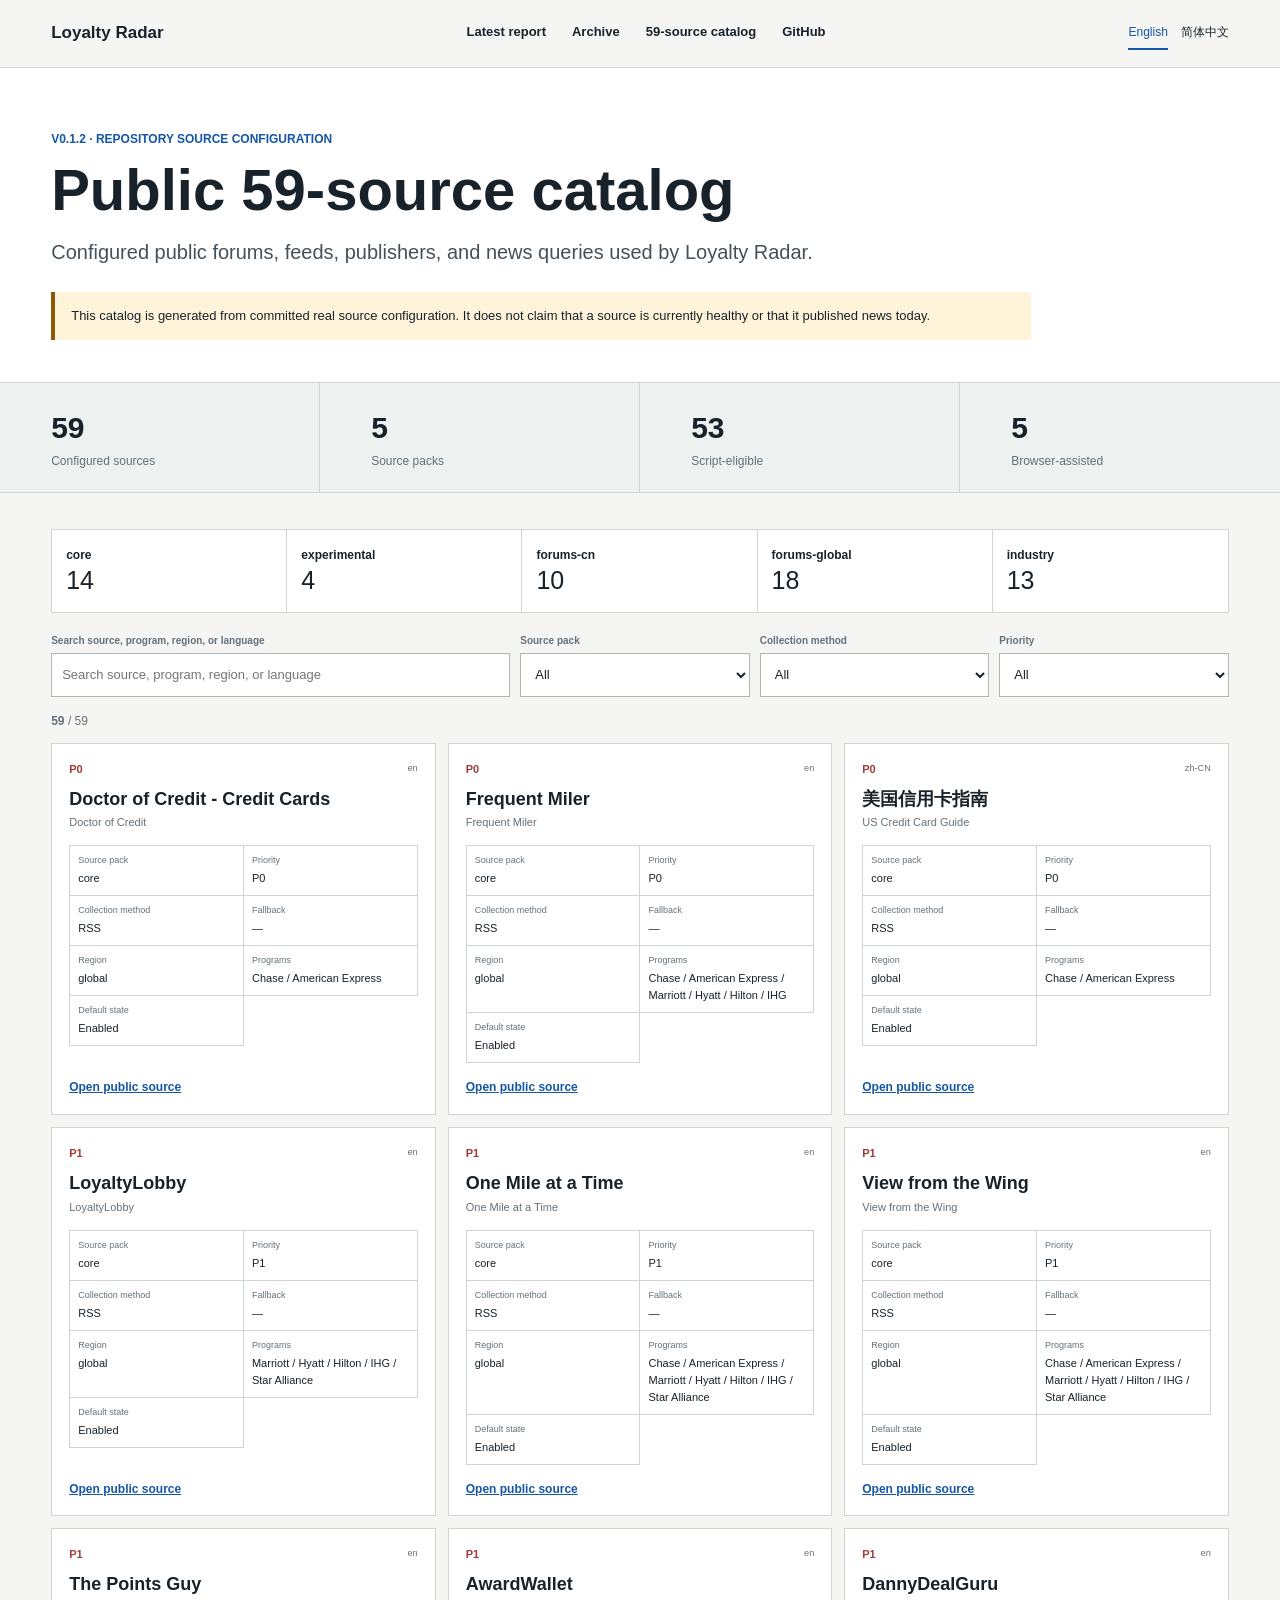
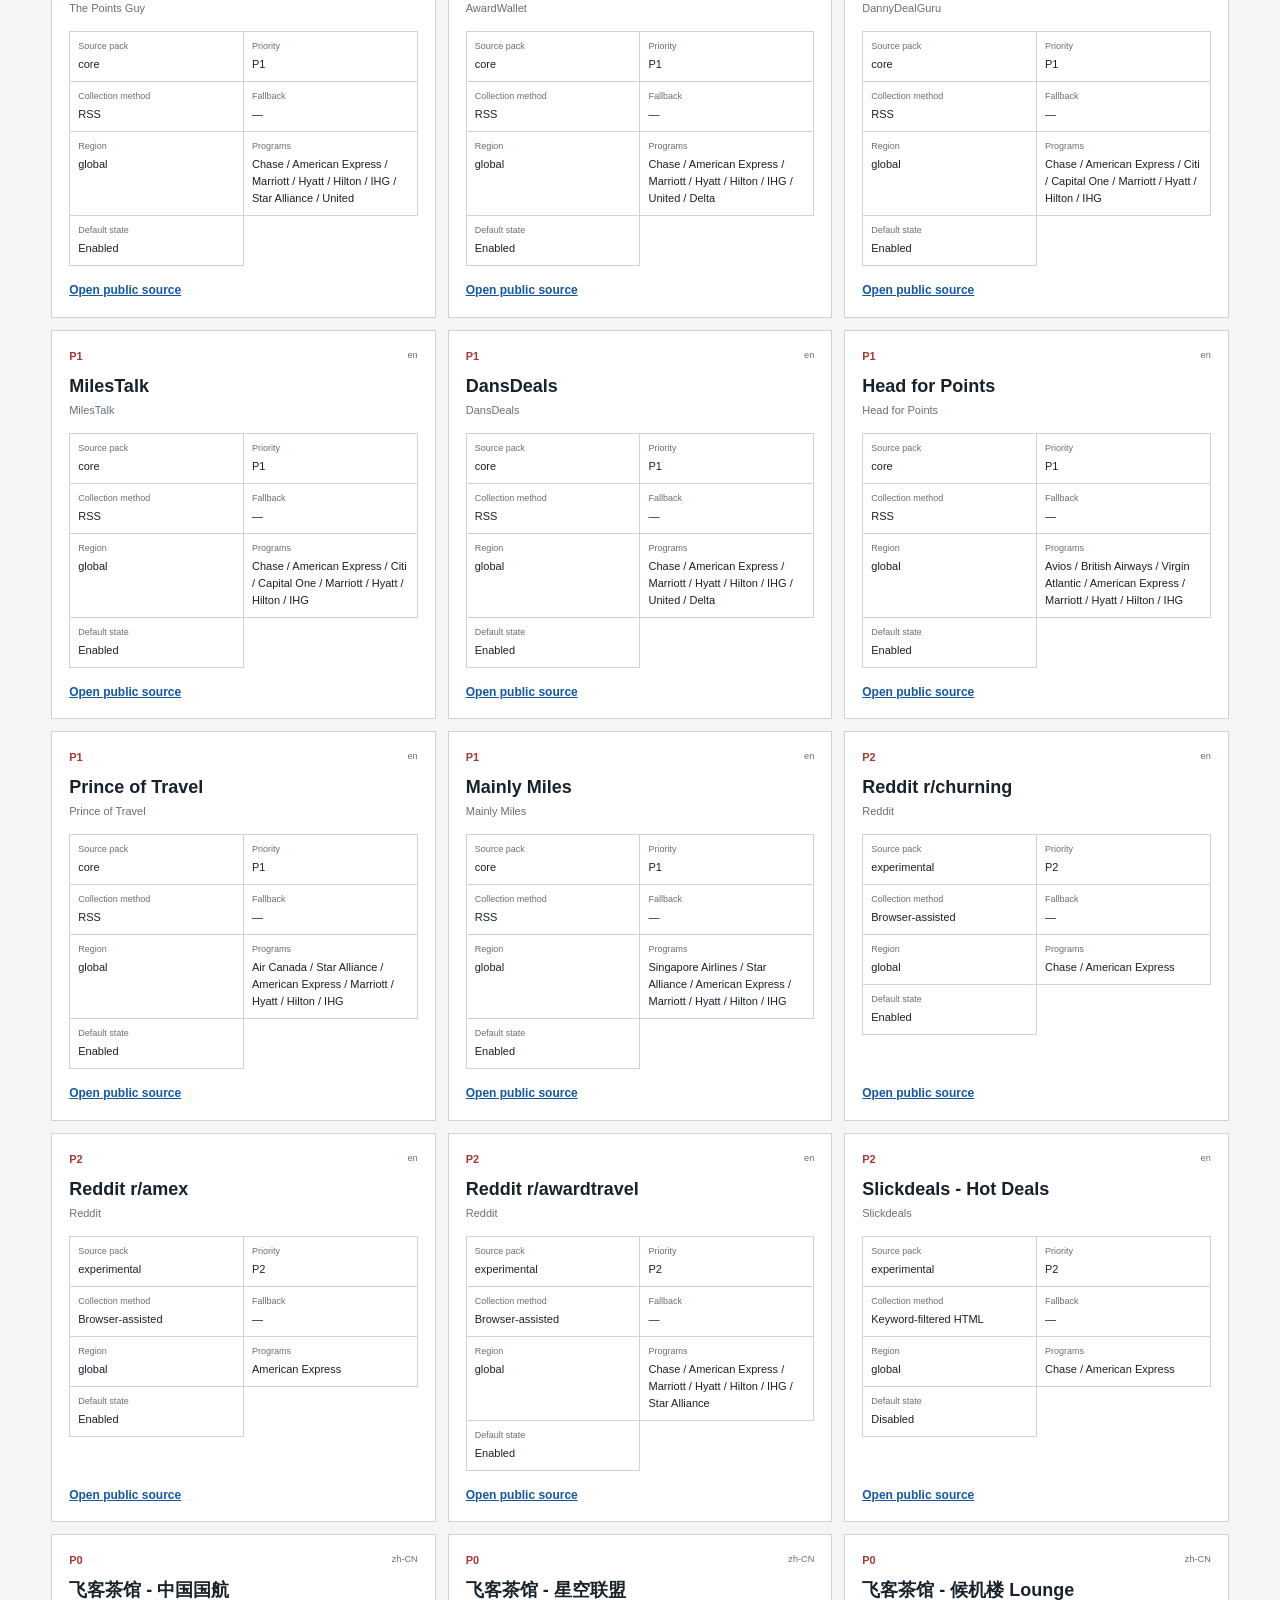
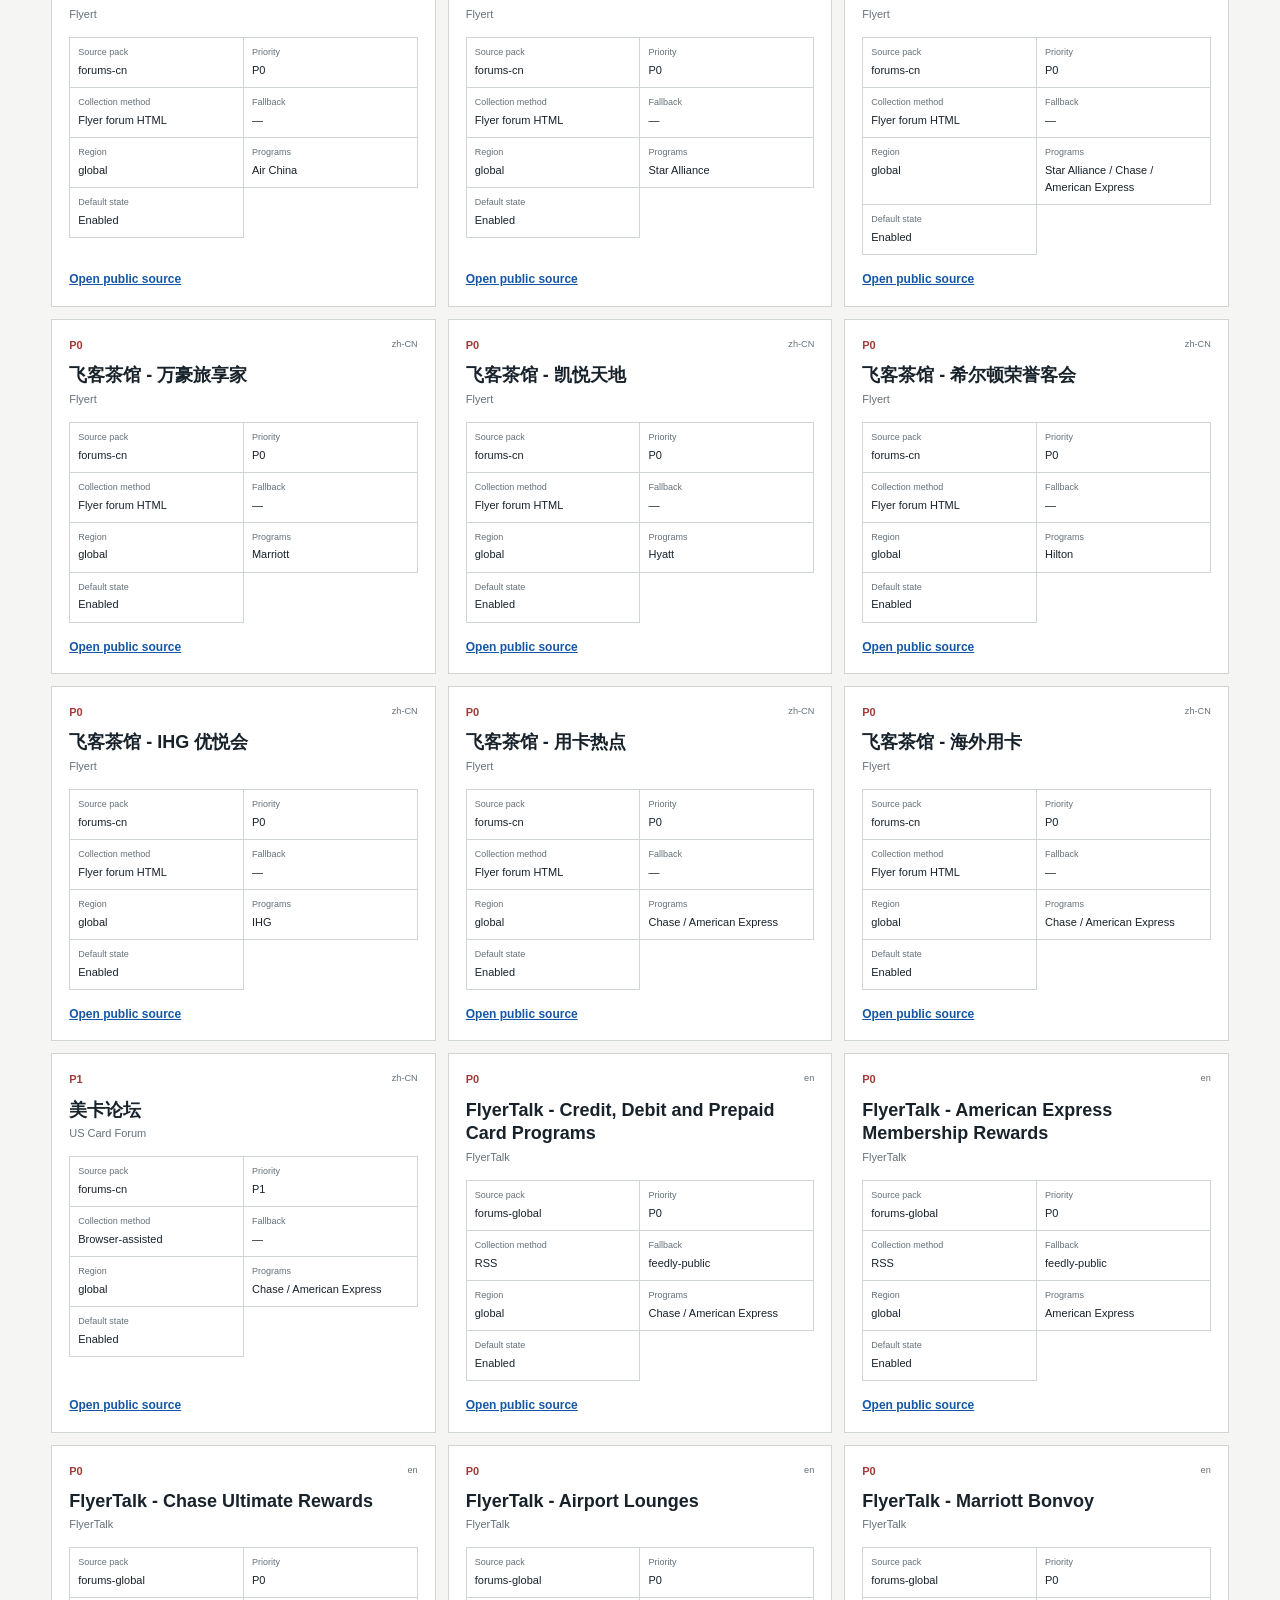
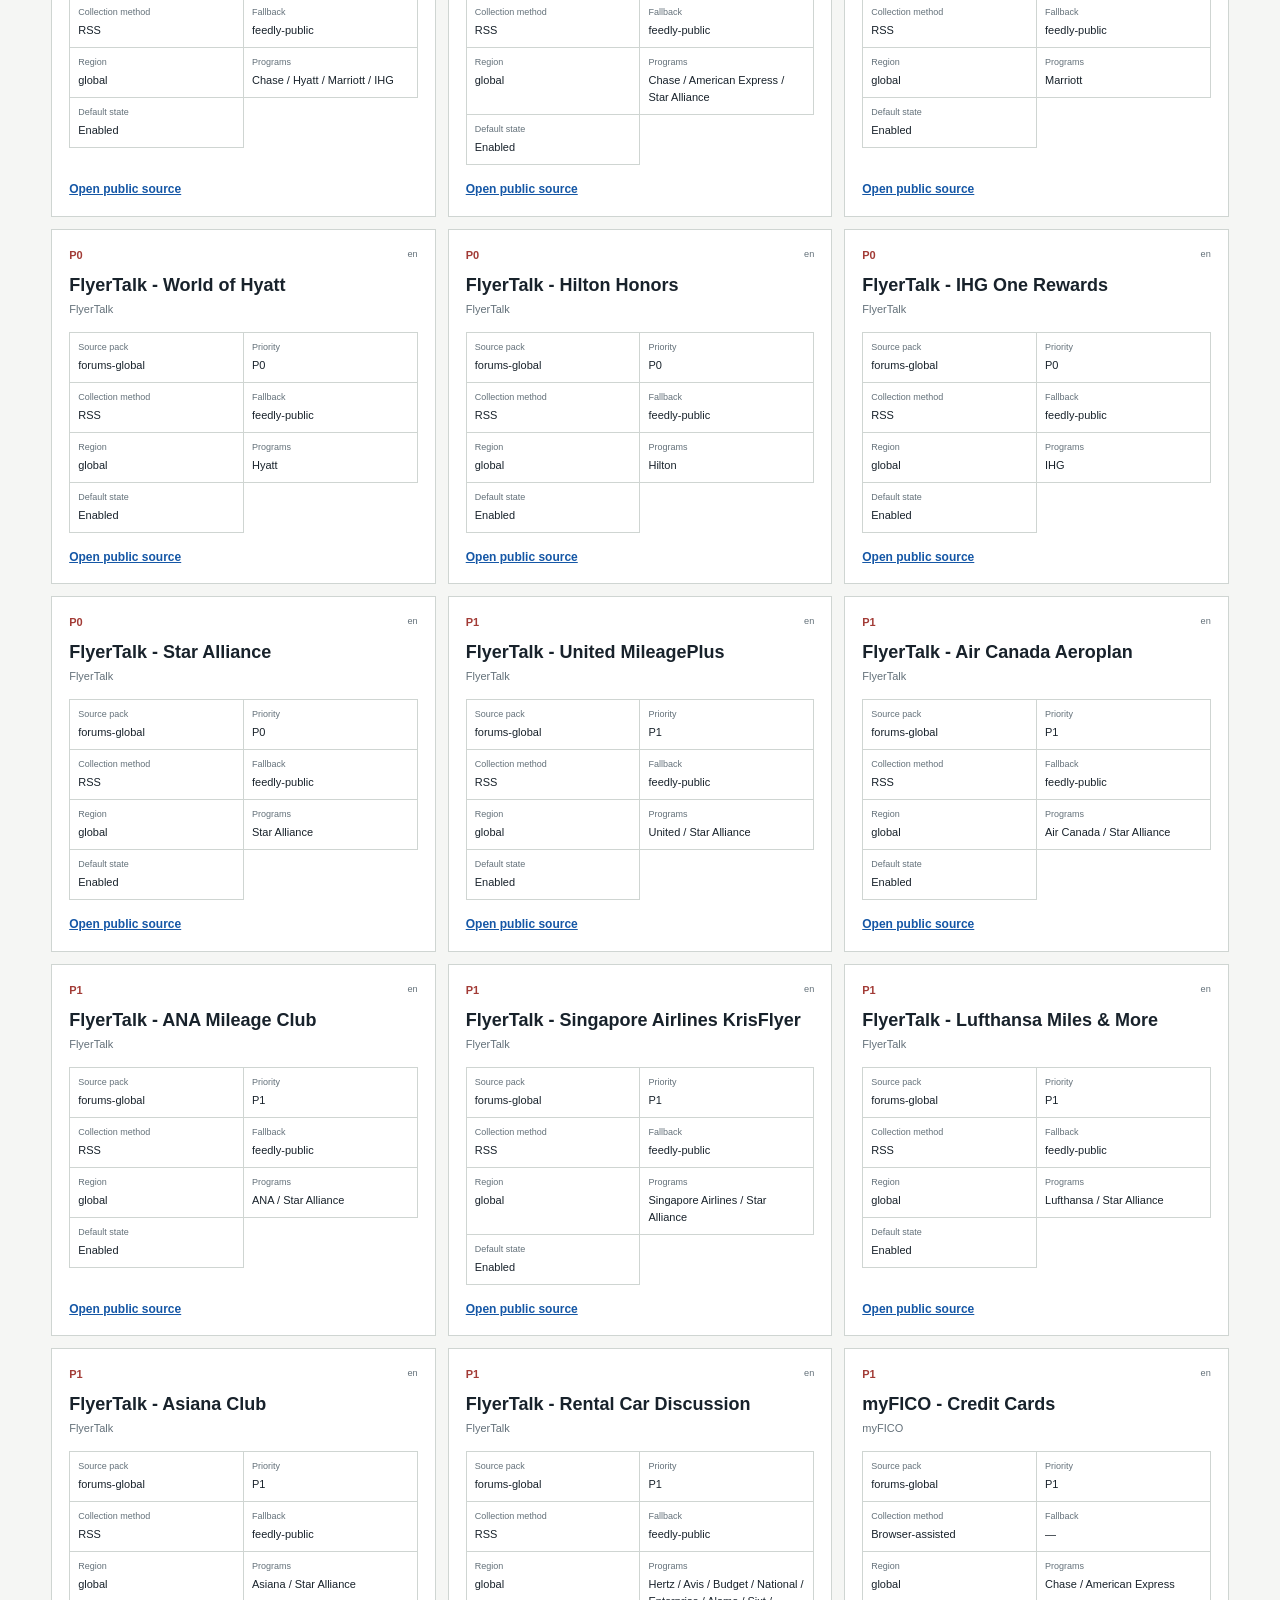
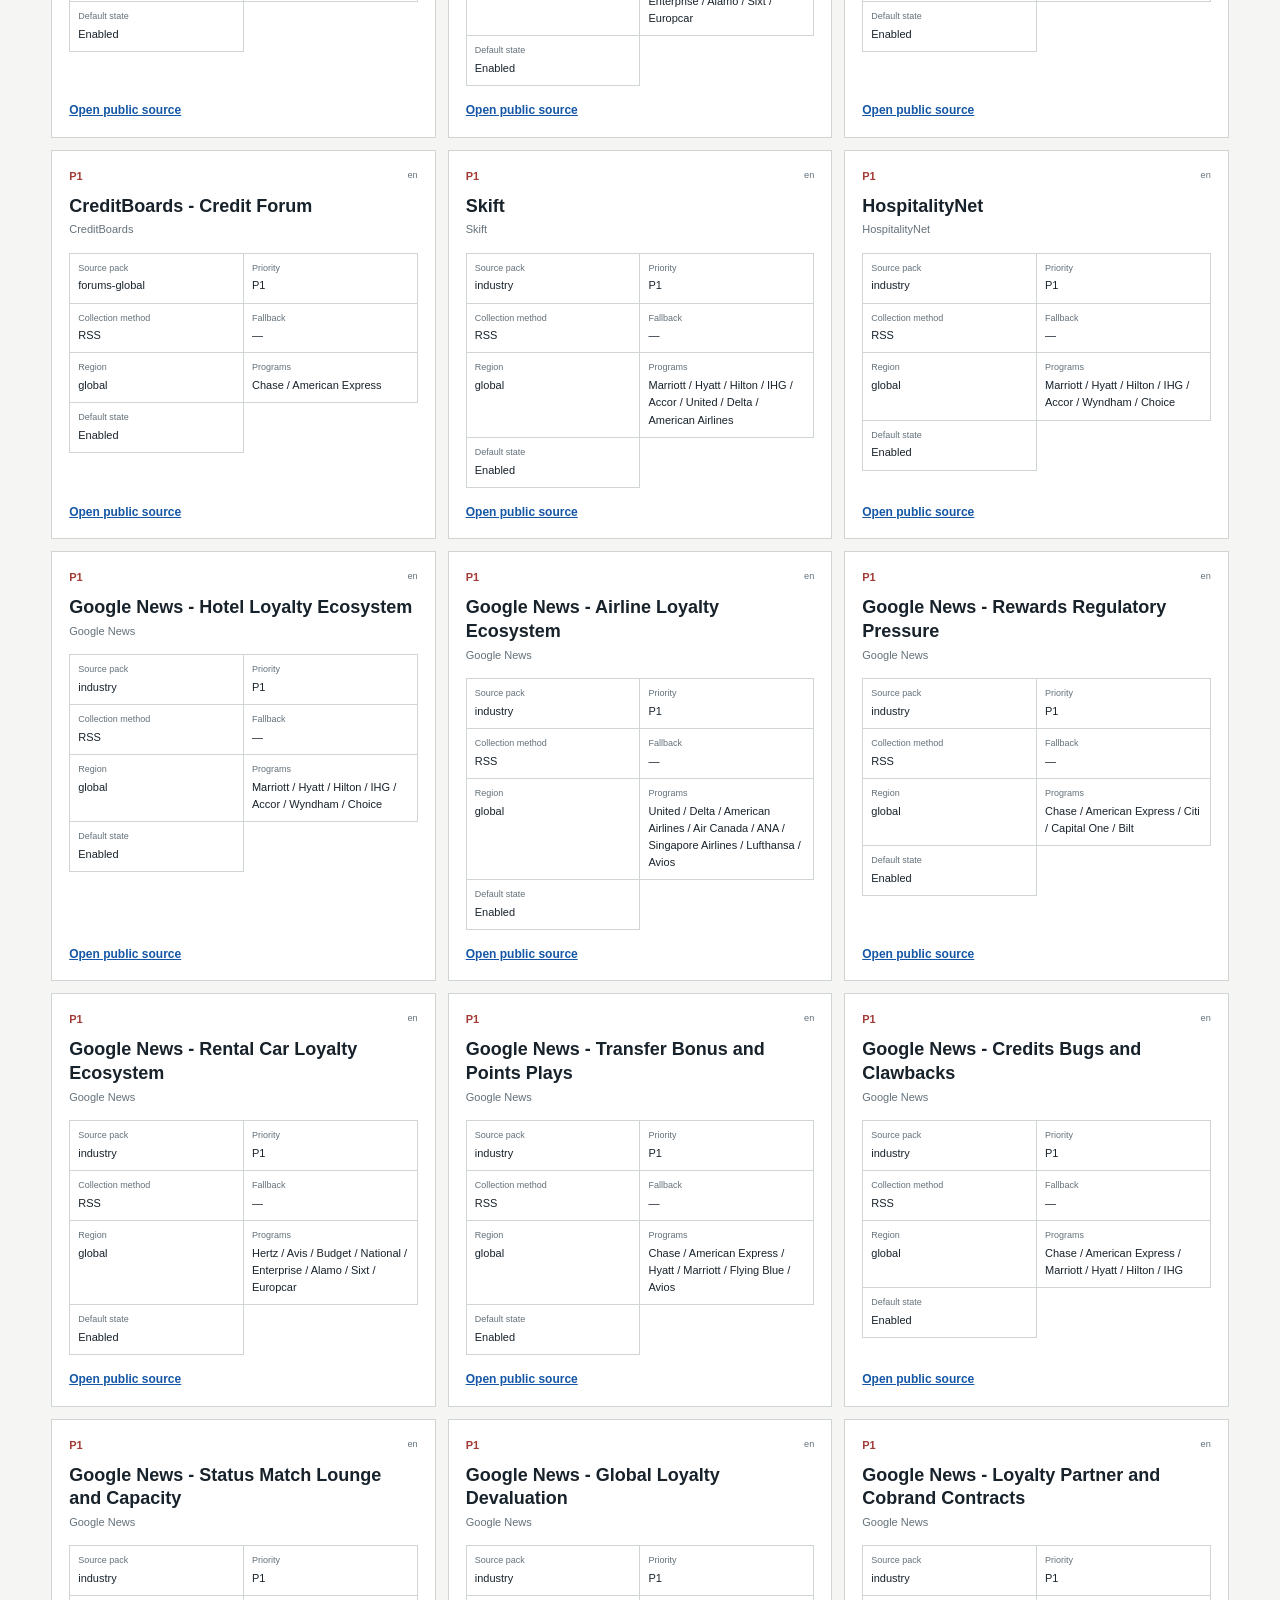
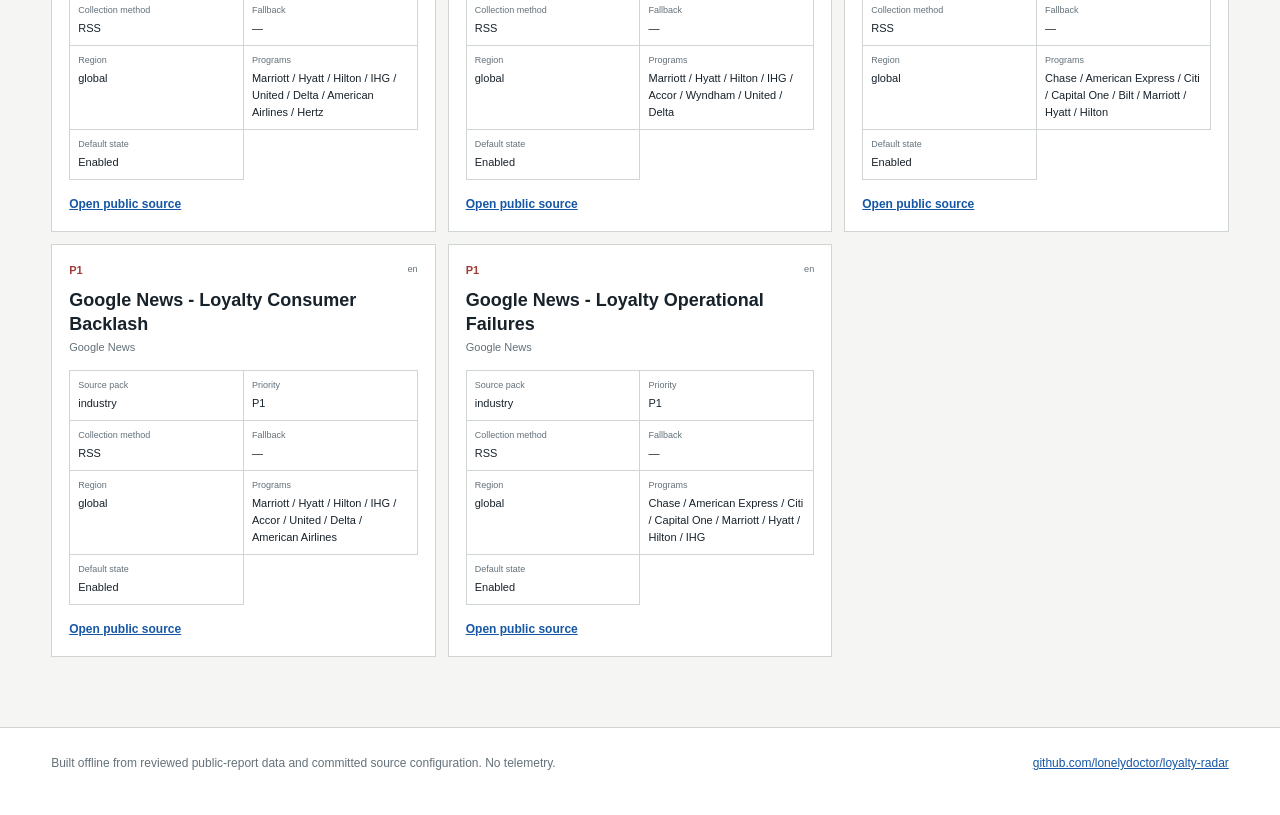
<file: docs/site/en/sources/index.html>
<!doctype html>
<html lang="en"><head><meta charset="utf-8"><meta name="viewport" content="width=device-width,initial-scale=1">
<title>Public 59-source catalog · Loyalty Radar</title><meta name="description" content="Configured public forums, feeds, publishers, and news queries used by Loyalty Radar.">
<meta property="og:type" content="website"><meta property="og:title" content="Public 59-source catalog · Loyalty Radar"><meta property="og:description" content="Configured public forums, feeds, publishers, and news queries used by Loyalty Radar.">
<meta property="og:image" content="../../assets/social-preview.png"><link rel="icon" type="image/png" href="../../assets/icon-128.png">
<link rel="stylesheet" href="../../assets/site.css"></head><body data-page-locale="en">
<a class="skip-link" href="#content">Skip to content</a>
<header class="site-header"><a class="brand" href="../../en/">Loyalty Radar</a><nav class="primary-nav" aria-label="Primary navigation"><a href="../../en/">Latest report</a><a href="../../en/#archive">Archive</a><a href="../../en/sources/">59-source catalog</a><a href="https://github.com/lonelydoctor/loyalty-radar">GitHub</a></nav><nav class="language-switch" aria-label="Language / 语言"><a class="current" href="../../en/sources/" hreflang="en">English</a><a class="" href="../../zh-CN/sources/" hreflang="zh-CN">简体中文</a></nav></header>
<main id="content" class="catalog-page" data-catalog-count="59">
<section class="catalog-hero" data-layout-check><p class="eyebrow">v0.1.2 · Repository source configuration</p><h1>Public 59-source catalog</h1><p class="hero-subtitle" data-critical-text>Configured public forums, feeds, publishers, and news queries used by Loyalty Radar.</p><p class="catalog-notice">This catalog is generated from committed real source configuration. It does not claim that a source is currently healthy or that it published news today.</p></section>
<section class="catalog-metrics" data-layout-check><div><strong>59</strong><span>Configured sources</span></div><div><strong>5</strong><span>Source packs</span></div><div><strong>53</strong><span>Script-eligible</span></div><div><strong>5</strong><span>Browser-assisted</span></div></section>
<section class="catalog-content"><div class="pack-strip" data-layout-check><button type="button" data-pack-button="core"><strong>core</strong><span>14</span></button><button type="button" data-pack-button="experimental"><strong>experimental</strong><span>4</span></button><button type="button" data-pack-button="forums-cn"><strong>forums-cn</strong><span>10</span></button><button type="button" data-pack-button="forums-global"><strong>forums-global</strong><span>18</span></button><button type="button" data-pack-button="industry"><strong>industry</strong><span>13</span></button></div><div class="catalog-controls" data-layout-check><label><span>Search source, program, region, or language</span><input id="source-search" type="search" placeholder="Search source, program, region, or language"></label><label><span>Source pack</span><select id="source-pack"><option value="all">All</option><option value="core">core (14)</option><option value="experimental">experimental (4)</option><option value="forums-cn">forums-cn (10)</option><option value="forums-global">forums-global (18)</option><option value="industry">industry (13)</option></select></label><label><span>Collection method</span><select id="source-method"><option value="all">All</option><option value="rss">RSS</option><option value="flyert_forum">Flyer forum HTML</option><option value="html_keyword">Keyword-filtered HTML</option><option value="browser_only">Browser-assisted</option></select></label><label><span>Priority</span><select id="source-priority"><option value="all">All</option><option>P0</option><option>P1</option><option>P2</option></select></label></div>
<div class="catalog-count"><strong id="visible-source-count">59</strong> / 59</div><div class="source-grid"><article class="source-card" data-search="doctor of credit - credit cards doctor of credit core global en chase / american express" data-pack="core" data-method="rss" data-priority="P0" data-layout-check>
<div class="source-card-head"><span>P0</span><small>en</small></div><h2>Doctor of Credit - Credit Cards</h2><p>Doctor of Credit</p><dl><div><dt>Source pack</dt><dd>core</dd></div><div><dt>Priority</dt><dd>P0</dd></div><div><dt>Collection method</dt><dd>RSS</dd></div><div><dt>Fallback</dt><dd>—</dd></div><div><dt>Region</dt><dd>global</dd></div><div><dt>Programs</dt><dd>Chase / American Express</dd></div><div><dt>Default state</dt><dd>Enabled</dd></div></dl><a href="https://www.doctorofcredit.com/category/credit-cards/feed/" target="_blank" rel="noreferrer">Open public source</a></article><article class="source-card" data-search="frequent miler frequent miler core global en chase / american express / marriott / hyatt / hilton / ihg" data-pack="core" data-method="rss" data-priority="P0" data-layout-check>
<div class="source-card-head"><span>P0</span><small>en</small></div><h2>Frequent Miler</h2><p>Frequent Miler</p><dl><div><dt>Source pack</dt><dd>core</dd></div><div><dt>Priority</dt><dd>P0</dd></div><div><dt>Collection method</dt><dd>RSS</dd></div><div><dt>Fallback</dt><dd>—</dd></div><div><dt>Region</dt><dd>global</dd></div><div><dt>Programs</dt><dd>Chase / American Express / Marriott / Hyatt / Hilton / IHG</dd></div><div><dt>Default state</dt><dd>Enabled</dd></div></dl><a href="https://frequentmiler.com/feed/" target="_blank" rel="noreferrer">Open public source</a></article><article class="source-card" data-search="美国信用卡指南 us credit card guide core global zh-cn chase / american express" data-pack="core" data-method="rss" data-priority="P0" data-layout-check>
<div class="source-card-head"><span>P0</span><small>zh-CN</small></div><h2>美国信用卡指南</h2><p>US Credit Card Guide</p><dl><div><dt>Source pack</dt><dd>core</dd></div><div><dt>Priority</dt><dd>P0</dd></div><div><dt>Collection method</dt><dd>RSS</dd></div><div><dt>Fallback</dt><dd>—</dd></div><div><dt>Region</dt><dd>global</dd></div><div><dt>Programs</dt><dd>Chase / American Express</dd></div><div><dt>Default state</dt><dd>Enabled</dd></div></dl><a href="https://www.uscreditcardguide.com/zh/feed/" target="_blank" rel="noreferrer">Open public source</a></article><article class="source-card" data-search="loyaltylobby loyaltylobby core global en marriott / hyatt / hilton / ihg / star alliance" data-pack="core" data-method="rss" data-priority="P1" data-layout-check>
<div class="source-card-head"><span>P1</span><small>en</small></div><h2>LoyaltyLobby</h2><p>LoyaltyLobby</p><dl><div><dt>Source pack</dt><dd>core</dd></div><div><dt>Priority</dt><dd>P1</dd></div><div><dt>Collection method</dt><dd>RSS</dd></div><div><dt>Fallback</dt><dd>—</dd></div><div><dt>Region</dt><dd>global</dd></div><div><dt>Programs</dt><dd>Marriott / Hyatt / Hilton / IHG / Star Alliance</dd></div><div><dt>Default state</dt><dd>Enabled</dd></div></dl><a href="https://loyaltylobby.com/feed/" target="_blank" rel="noreferrer">Open public source</a></article><article class="source-card" data-search="one mile at a time one mile at a time core global en chase / american express / marriott / hyatt / hilton / ihg / star alliance" data-pack="core" data-method="rss" data-priority="P1" data-layout-check>
<div class="source-card-head"><span>P1</span><small>en</small></div><h2>One Mile at a Time</h2><p>One Mile at a Time</p><dl><div><dt>Source pack</dt><dd>core</dd></div><div><dt>Priority</dt><dd>P1</dd></div><div><dt>Collection method</dt><dd>RSS</dd></div><div><dt>Fallback</dt><dd>—</dd></div><div><dt>Region</dt><dd>global</dd></div><div><dt>Programs</dt><dd>Chase / American Express / Marriott / Hyatt / Hilton / IHG / Star Alliance</dd></div><div><dt>Default state</dt><dd>Enabled</dd></div></dl><a href="https://onemileatatime.com/feed/" target="_blank" rel="noreferrer">Open public source</a></article><article class="source-card" data-search="view from the wing view from the wing core global en chase / american express / marriott / hyatt / hilton / ihg / star alliance" data-pack="core" data-method="rss" data-priority="P1" data-layout-check>
<div class="source-card-head"><span>P1</span><small>en</small></div><h2>View from the Wing</h2><p>View from the Wing</p><dl><div><dt>Source pack</dt><dd>core</dd></div><div><dt>Priority</dt><dd>P1</dd></div><div><dt>Collection method</dt><dd>RSS</dd></div><div><dt>Fallback</dt><dd>—</dd></div><div><dt>Region</dt><dd>global</dd></div><div><dt>Programs</dt><dd>Chase / American Express / Marriott / Hyatt / Hilton / IHG / Star Alliance</dd></div><div><dt>Default state</dt><dd>Enabled</dd></div></dl><a href="https://viewfromthewing.com/feed/" target="_blank" rel="noreferrer">Open public source</a></article><article class="source-card" data-search="the points guy the points guy core global en chase / american express / marriott / hyatt / hilton / ihg / star alliance / united" data-pack="core" data-method="rss" data-priority="P1" data-layout-check>
<div class="source-card-head"><span>P1</span><small>en</small></div><h2>The Points Guy</h2><p>The Points Guy</p><dl><div><dt>Source pack</dt><dd>core</dd></div><div><dt>Priority</dt><dd>P1</dd></div><div><dt>Collection method</dt><dd>RSS</dd></div><div><dt>Fallback</dt><dd>—</dd></div><div><dt>Region</dt><dd>global</dd></div><div><dt>Programs</dt><dd>Chase / American Express / Marriott / Hyatt / Hilton / IHG / Star Alliance / United</dd></div><div><dt>Default state</dt><dd>Enabled</dd></div></dl><a href="https://thepointsguy.com/feed/" target="_blank" rel="noreferrer">Open public source</a></article><article class="source-card" data-search="awardwallet awardwallet core global en chase / american express / marriott / hyatt / hilton / ihg / united / delta" data-pack="core" data-method="rss" data-priority="P1" data-layout-check>
<div class="source-card-head"><span>P1</span><small>en</small></div><h2>AwardWallet</h2><p>AwardWallet</p><dl><div><dt>Source pack</dt><dd>core</dd></div><div><dt>Priority</dt><dd>P1</dd></div><div><dt>Collection method</dt><dd>RSS</dd></div><div><dt>Fallback</dt><dd>—</dd></div><div><dt>Region</dt><dd>global</dd></div><div><dt>Programs</dt><dd>Chase / American Express / Marriott / Hyatt / Hilton / IHG / United / Delta</dd></div><div><dt>Default state</dt><dd>Enabled</dd></div></dl><a href="https://awardwallet.com/blog/feed/" target="_blank" rel="noreferrer">Open public source</a></article><article class="source-card" data-search="dannydealguru dannydealguru core global en chase / american express / citi / capital one / marriott / hyatt / hilton / ihg" data-pack="core" data-method="rss" data-priority="P1" data-layout-check>
<div class="source-card-head"><span>P1</span><small>en</small></div><h2>DannyDealGuru</h2><p>DannyDealGuru</p><dl><div><dt>Source pack</dt><dd>core</dd></div><div><dt>Priority</dt><dd>P1</dd></div><div><dt>Collection method</dt><dd>RSS</dd></div><div><dt>Fallback</dt><dd>—</dd></div><div><dt>Region</dt><dd>global</dd></div><div><dt>Programs</dt><dd>Chase / American Express / Citi / Capital One / Marriott / Hyatt / Hilton / IHG</dd></div><div><dt>Default state</dt><dd>Enabled</dd></div></dl><a href="https://dannydealguru.com/feed/" target="_blank" rel="noreferrer">Open public source</a></article><article class="source-card" data-search="milestalk milestalk core global en chase / american express / citi / capital one / marriott / hyatt / hilton / ihg" data-pack="core" data-method="rss" data-priority="P1" data-layout-check>
<div class="source-card-head"><span>P1</span><small>en</small></div><h2>MilesTalk</h2><p>MilesTalk</p><dl><div><dt>Source pack</dt><dd>core</dd></div><div><dt>Priority</dt><dd>P1</dd></div><div><dt>Collection method</dt><dd>RSS</dd></div><div><dt>Fallback</dt><dd>—</dd></div><div><dt>Region</dt><dd>global</dd></div><div><dt>Programs</dt><dd>Chase / American Express / Citi / Capital One / Marriott / Hyatt / Hilton / IHG</dd></div><div><dt>Default state</dt><dd>Enabled</dd></div></dl><a href="https://milestalk.com/feed/" target="_blank" rel="noreferrer">Open public source</a></article><article class="source-card" data-search="dansdeals dansdeals core global en chase / american express / marriott / hyatt / hilton / ihg / united / delta" data-pack="core" data-method="rss" data-priority="P1" data-layout-check>
<div class="source-card-head"><span>P1</span><small>en</small></div><h2>DansDeals</h2><p>DansDeals</p><dl><div><dt>Source pack</dt><dd>core</dd></div><div><dt>Priority</dt><dd>P1</dd></div><div><dt>Collection method</dt><dd>RSS</dd></div><div><dt>Fallback</dt><dd>—</dd></div><div><dt>Region</dt><dd>global</dd></div><div><dt>Programs</dt><dd>Chase / American Express / Marriott / Hyatt / Hilton / IHG / United / Delta</dd></div><div><dt>Default state</dt><dd>Enabled</dd></div></dl><a href="https://www.dansdeals.com/feed/" target="_blank" rel="noreferrer">Open public source</a></article><article class="source-card" data-search="head for points head for points core global en avios / british airways / virgin atlantic / american express / marriott / hyatt / hilton / ihg" data-pack="core" data-method="rss" data-priority="P1" data-layout-check>
<div class="source-card-head"><span>P1</span><small>en</small></div><h2>Head for Points</h2><p>Head for Points</p><dl><div><dt>Source pack</dt><dd>core</dd></div><div><dt>Priority</dt><dd>P1</dd></div><div><dt>Collection method</dt><dd>RSS</dd></div><div><dt>Fallback</dt><dd>—</dd></div><div><dt>Region</dt><dd>global</dd></div><div><dt>Programs</dt><dd>Avios / British Airways / Virgin Atlantic / American Express / Marriott / Hyatt / Hilton / IHG</dd></div><div><dt>Default state</dt><dd>Enabled</dd></div></dl><a href="https://www.headforpoints.com/feed/" target="_blank" rel="noreferrer">Open public source</a></article><article class="source-card" data-search="prince of travel prince of travel core global en air canada / star alliance / american express / marriott / hyatt / hilton / ihg" data-pack="core" data-method="rss" data-priority="P1" data-layout-check>
<div class="source-card-head"><span>P1</span><small>en</small></div><h2>Prince of Travel</h2><p>Prince of Travel</p><dl><div><dt>Source pack</dt><dd>core</dd></div><div><dt>Priority</dt><dd>P1</dd></div><div><dt>Collection method</dt><dd>RSS</dd></div><div><dt>Fallback</dt><dd>—</dd></div><div><dt>Region</dt><dd>global</dd></div><div><dt>Programs</dt><dd>Air Canada / Star Alliance / American Express / Marriott / Hyatt / Hilton / IHG</dd></div><div><dt>Default state</dt><dd>Enabled</dd></div></dl><a href="https://princeoftravel.com/feed/" target="_blank" rel="noreferrer">Open public source</a></article><article class="source-card" data-search="mainly miles mainly miles core global en singapore airlines / star alliance / american express / marriott / hyatt / hilton / ihg" data-pack="core" data-method="rss" data-priority="P1" data-layout-check>
<div class="source-card-head"><span>P1</span><small>en</small></div><h2>Mainly Miles</h2><p>Mainly Miles</p><dl><div><dt>Source pack</dt><dd>core</dd></div><div><dt>Priority</dt><dd>P1</dd></div><div><dt>Collection method</dt><dd>RSS</dd></div><div><dt>Fallback</dt><dd>—</dd></div><div><dt>Region</dt><dd>global</dd></div><div><dt>Programs</dt><dd>Singapore Airlines / Star Alliance / American Express / Marriott / Hyatt / Hilton / IHG</dd></div><div><dt>Default state</dt><dd>Enabled</dd></div></dl><a href="https://mainlymiles.com/feed/" target="_blank" rel="noreferrer">Open public source</a></article><article class="source-card" data-search="reddit r/churning reddit experimental global en chase / american express" data-pack="experimental" data-method="browser_only" data-priority="P2" data-layout-check>
<div class="source-card-head"><span>P2</span><small>en</small></div><h2>Reddit r/churning</h2><p>Reddit</p><dl><div><dt>Source pack</dt><dd>experimental</dd></div><div><dt>Priority</dt><dd>P2</dd></div><div><dt>Collection method</dt><dd>Browser-assisted</dd></div><div><dt>Fallback</dt><dd>—</dd></div><div><dt>Region</dt><dd>global</dd></div><div><dt>Programs</dt><dd>Chase / American Express</dd></div><div><dt>Default state</dt><dd>Enabled</dd></div></dl><a href="https://www.reddit.com/r/churning/" target="_blank" rel="noreferrer">Open public source</a></article><article class="source-card" data-search="reddit r/amex reddit experimental global en american express" data-pack="experimental" data-method="browser_only" data-priority="P2" data-layout-check>
<div class="source-card-head"><span>P2</span><small>en</small></div><h2>Reddit r/amex</h2><p>Reddit</p><dl><div><dt>Source pack</dt><dd>experimental</dd></div><div><dt>Priority</dt><dd>P2</dd></div><div><dt>Collection method</dt><dd>Browser-assisted</dd></div><div><dt>Fallback</dt><dd>—</dd></div><div><dt>Region</dt><dd>global</dd></div><div><dt>Programs</dt><dd>American Express</dd></div><div><dt>Default state</dt><dd>Enabled</dd></div></dl><a href="https://www.reddit.com/r/amex/" target="_blank" rel="noreferrer">Open public source</a></article><article class="source-card" data-search="reddit r/awardtravel reddit experimental global en chase / american express / marriott / hyatt / hilton / ihg / star alliance" data-pack="experimental" data-method="browser_only" data-priority="P2" data-layout-check>
<div class="source-card-head"><span>P2</span><small>en</small></div><h2>Reddit r/awardtravel</h2><p>Reddit</p><dl><div><dt>Source pack</dt><dd>experimental</dd></div><div><dt>Priority</dt><dd>P2</dd></div><div><dt>Collection method</dt><dd>Browser-assisted</dd></div><div><dt>Fallback</dt><dd>—</dd></div><div><dt>Region</dt><dd>global</dd></div><div><dt>Programs</dt><dd>Chase / American Express / Marriott / Hyatt / Hilton / IHG / Star Alliance</dd></div><div><dt>Default state</dt><dd>Enabled</dd></div></dl><a href="https://www.reddit.com/r/awardtravel/" target="_blank" rel="noreferrer">Open public source</a></article><article class="source-card" data-search="slickdeals - hot deals slickdeals experimental global en chase / american express" data-pack="experimental" data-method="html_keyword" data-priority="P2" data-layout-check>
<div class="source-card-head"><span>P2</span><small>en</small></div><h2>Slickdeals - Hot Deals</h2><p>Slickdeals</p><dl><div><dt>Source pack</dt><dd>experimental</dd></div><div><dt>Priority</dt><dd>P2</dd></div><div><dt>Collection method</dt><dd>Keyword-filtered HTML</dd></div><div><dt>Fallback</dt><dd>—</dd></div><div><dt>Region</dt><dd>global</dd></div><div><dt>Programs</dt><dd>Chase / American Express</dd></div><div><dt>Default state</dt><dd>Disabled</dd></div></dl><a href="https://slickdeals.net/forums/forumdisplay.php?f=9" target="_blank" rel="noreferrer">Open public source</a></article><article class="source-card" data-search="飞客茶馆 - 中国国航 flyert forums-cn global zh-cn air china" data-pack="forums-cn" data-method="flyert_forum" data-priority="P0" data-layout-check>
<div class="source-card-head"><span>P0</span><small>zh-CN</small></div><h2>飞客茶馆 - 中国国航</h2><p>Flyert</p><dl><div><dt>Source pack</dt><dd>forums-cn</dd></div><div><dt>Priority</dt><dd>P0</dd></div><div><dt>Collection method</dt><dd>Flyer forum HTML</dd></div><div><dt>Fallback</dt><dd>—</dd></div><div><dt>Region</dt><dd>global</dd></div><div><dt>Programs</dt><dd>Air China</dd></div><div><dt>Default state</dt><dd>Enabled</dd></div></dl><a href="https://www.flyert.com/forum.php?mod=forumdisplay&amp;orderby=dateline&amp;fid=68" target="_blank" rel="noreferrer">Open public source</a></article><article class="source-card" data-search="飞客茶馆 - 星空联盟 flyert forums-cn global zh-cn star alliance" data-pack="forums-cn" data-method="flyert_forum" data-priority="P0" data-layout-check>
<div class="source-card-head"><span>P0</span><small>zh-CN</small></div><h2>飞客茶馆 - 星空联盟</h2><p>Flyert</p><dl><div><dt>Source pack</dt><dd>forums-cn</dd></div><div><dt>Priority</dt><dd>P0</dd></div><div><dt>Collection method</dt><dd>Flyer forum HTML</dd></div><div><dt>Fallback</dt><dd>—</dd></div><div><dt>Region</dt><dd>global</dd></div><div><dt>Programs</dt><dd>Star Alliance</dd></div><div><dt>Default state</dt><dd>Enabled</dd></div></dl><a href="https://www.flyert.com/forum.php?mod=forumdisplay&amp;orderby=dateline&amp;fid=110" target="_blank" rel="noreferrer">Open public source</a></article><article class="source-card" data-search="飞客茶馆 - 候机楼 lounge flyert forums-cn global zh-cn star alliance / chase / american express" data-pack="forums-cn" data-method="flyert_forum" data-priority="P0" data-layout-check>
<div class="source-card-head"><span>P0</span><small>zh-CN</small></div><h2>飞客茶馆 - 候机楼 Lounge</h2><p>Flyert</p><dl><div><dt>Source pack</dt><dd>forums-cn</dd></div><div><dt>Priority</dt><dd>P0</dd></div><div><dt>Collection method</dt><dd>Flyer forum HTML</dd></div><div><dt>Fallback</dt><dd>—</dd></div><div><dt>Region</dt><dd>global</dd></div><div><dt>Programs</dt><dd>Star Alliance / Chase / American Express</dd></div><div><dt>Default state</dt><dd>Enabled</dd></div></dl><a href="https://www.flyert.com/forum.php?mod=forumdisplay&amp;orderby=dateline&amp;fid=371" target="_blank" rel="noreferrer">Open public source</a></article><article class="source-card" data-search="飞客茶馆 - 万豪旅享家 flyert forums-cn global zh-cn marriott" data-pack="forums-cn" data-method="flyert_forum" data-priority="P0" data-layout-check>
<div class="source-card-head"><span>P0</span><small>zh-CN</small></div><h2>飞客茶馆 - 万豪旅享家</h2><p>Flyert</p><dl><div><dt>Source pack</dt><dd>forums-cn</dd></div><div><dt>Priority</dt><dd>P0</dd></div><div><dt>Collection method</dt><dd>Flyer forum HTML</dd></div><div><dt>Fallback</dt><dd>—</dd></div><div><dt>Region</dt><dd>global</dd></div><div><dt>Programs</dt><dd>Marriott</dd></div><div><dt>Default state</dt><dd>Enabled</dd></div></dl><a href="https://www.flyert.com/forum.php?mod=forumdisplay&amp;orderby=dateline&amp;fid=63" target="_blank" rel="noreferrer">Open public source</a></article><article class="source-card" data-search="飞客茶馆 - 凯悦天地 flyert forums-cn global zh-cn hyatt" data-pack="forums-cn" data-method="flyert_forum" data-priority="P0" data-layout-check>
<div class="source-card-head"><span>P0</span><small>zh-CN</small></div><h2>飞客茶馆 - 凯悦天地</h2><p>Flyert</p><dl><div><dt>Source pack</dt><dd>forums-cn</dd></div><div><dt>Priority</dt><dd>P0</dd></div><div><dt>Collection method</dt><dd>Flyer forum HTML</dd></div><div><dt>Fallback</dt><dd>—</dd></div><div><dt>Region</dt><dd>global</dd></div><div><dt>Programs</dt><dd>Hyatt</dd></div><div><dt>Default state</dt><dd>Enabled</dd></div></dl><a href="https://www.flyert.com/forum.php?mod=forumdisplay&amp;orderby=dateline&amp;fid=60" target="_blank" rel="noreferrer">Open public source</a></article><article class="source-card" data-search="飞客茶馆 - 希尔顿荣誉客会 flyert forums-cn global zh-cn hilton" data-pack="forums-cn" data-method="flyert_forum" data-priority="P0" data-layout-check>
<div class="source-card-head"><span>P0</span><small>zh-CN</small></div><h2>飞客茶馆 - 希尔顿荣誉客会</h2><p>Flyert</p><dl><div><dt>Source pack</dt><dd>forums-cn</dd></div><div><dt>Priority</dt><dd>P0</dd></div><div><dt>Collection method</dt><dd>Flyer forum HTML</dd></div><div><dt>Fallback</dt><dd>—</dd></div><div><dt>Region</dt><dd>global</dd></div><div><dt>Programs</dt><dd>Hilton</dd></div><div><dt>Default state</dt><dd>Enabled</dd></div></dl><a href="https://www.flyert.com/forum.php?mod=forumdisplay&amp;orderby=dateline&amp;fid=61" target="_blank" rel="noreferrer">Open public source</a></article><article class="source-card" data-search="飞客茶馆 - ihg 优悦会 flyert forums-cn global zh-cn ihg" data-pack="forums-cn" data-method="flyert_forum" data-priority="P0" data-layout-check>
<div class="source-card-head"><span>P0</span><small>zh-CN</small></div><h2>飞客茶馆 - IHG 优悦会</h2><p>Flyert</p><dl><div><dt>Source pack</dt><dd>forums-cn</dd></div><div><dt>Priority</dt><dd>P0</dd></div><div><dt>Collection method</dt><dd>Flyer forum HTML</dd></div><div><dt>Fallback</dt><dd>—</dd></div><div><dt>Region</dt><dd>global</dd></div><div><dt>Programs</dt><dd>IHG</dd></div><div><dt>Default state</dt><dd>Enabled</dd></div></dl><a href="https://www.flyert.com/forum.php?mod=forumdisplay&amp;orderby=dateline&amp;fid=23" target="_blank" rel="noreferrer">Open public source</a></article><article class="source-card" data-search="飞客茶馆 - 用卡热点 flyert forums-cn global zh-cn chase / american express" data-pack="forums-cn" data-method="flyert_forum" data-priority="P0" data-layout-check>
<div class="source-card-head"><span>P0</span><small>zh-CN</small></div><h2>飞客茶馆 - 用卡热点</h2><p>Flyert</p><dl><div><dt>Source pack</dt><dd>forums-cn</dd></div><div><dt>Priority</dt><dd>P0</dd></div><div><dt>Collection method</dt><dd>Flyer forum HTML</dd></div><div><dt>Fallback</dt><dd>—</dd></div><div><dt>Region</dt><dd>global</dd></div><div><dt>Programs</dt><dd>Chase / American Express</dd></div><div><dt>Default state</dt><dd>Enabled</dd></div></dl><a href="https://www.flyert.com/forum.php?mod=forumdisplay&amp;orderby=dateline&amp;fid=59" target="_blank" rel="noreferrer">Open public source</a></article><article class="source-card" data-search="飞客茶馆 - 海外用卡 flyert forums-cn global zh-cn chase / american express" data-pack="forums-cn" data-method="flyert_forum" data-priority="P0" data-layout-check>
<div class="source-card-head"><span>P0</span><small>zh-CN</small></div><h2>飞客茶馆 - 海外用卡</h2><p>Flyert</p><dl><div><dt>Source pack</dt><dd>forums-cn</dd></div><div><dt>Priority</dt><dd>P0</dd></div><div><dt>Collection method</dt><dd>Flyer forum HTML</dd></div><div><dt>Fallback</dt><dd>—</dd></div><div><dt>Region</dt><dd>global</dd></div><div><dt>Programs</dt><dd>Chase / American Express</dd></div><div><dt>Default state</dt><dd>Enabled</dd></div></dl><a href="https://www.flyert.com/forum.php?mod=forumdisplay&amp;orderby=dateline&amp;fid=228" target="_blank" rel="noreferrer">Open public source</a></article><article class="source-card" data-search="美卡论坛 us card forum forums-cn global zh-cn chase / american express" data-pack="forums-cn" data-method="browser_only" data-priority="P1" data-layout-check>
<div class="source-card-head"><span>P1</span><small>zh-CN</small></div><h2>美卡论坛</h2><p>US Card Forum</p><dl><div><dt>Source pack</dt><dd>forums-cn</dd></div><div><dt>Priority</dt><dd>P1</dd></div><div><dt>Collection method</dt><dd>Browser-assisted</dd></div><div><dt>Fallback</dt><dd>—</dd></div><div><dt>Region</dt><dd>global</dd></div><div><dt>Programs</dt><dd>Chase / American Express</dd></div><div><dt>Default state</dt><dd>Enabled</dd></div></dl><a href="https://www.uscardforum.com/" target="_blank" rel="noreferrer">Open public source</a></article><article class="source-card" data-search="flyertalk - credit, debit and prepaid card programs flyertalk forums-global global en chase / american express" data-pack="forums-global" data-method="rss" data-priority="P0" data-layout-check>
<div class="source-card-head"><span>P0</span><small>en</small></div><h2>FlyerTalk - Credit, Debit and Prepaid Card Programs</h2><p>FlyerTalk</p><dl><div><dt>Source pack</dt><dd>forums-global</dd></div><div><dt>Priority</dt><dd>P0</dd></div><div><dt>Collection method</dt><dd>RSS</dd></div><div><dt>Fallback</dt><dd>feedly-public</dd></div><div><dt>Region</dt><dd>global</dd></div><div><dt>Programs</dt><dd>Chase / American Express</dd></div><div><dt>Default state</dt><dd>Enabled</dd></div></dl><a href="https://www.flyertalk.com/forum/external.php?type=RSS2&amp;forumids=390" target="_blank" rel="noreferrer">Open public source</a></article><article class="source-card" data-search="flyertalk - american express membership rewards flyertalk forums-global global en american express" data-pack="forums-global" data-method="rss" data-priority="P0" data-layout-check>
<div class="source-card-head"><span>P0</span><small>en</small></div><h2>FlyerTalk - American Express Membership Rewards</h2><p>FlyerTalk</p><dl><div><dt>Source pack</dt><dd>forums-global</dd></div><div><dt>Priority</dt><dd>P0</dd></div><div><dt>Collection method</dt><dd>RSS</dd></div><div><dt>Fallback</dt><dd>feedly-public</dd></div><div><dt>Region</dt><dd>global</dd></div><div><dt>Programs</dt><dd>American Express</dd></div><div><dt>Default state</dt><dd>Enabled</dd></div></dl><a href="https://www.flyertalk.com/forum/external.php?type=RSS2&amp;forumids=410" target="_blank" rel="noreferrer">Open public source</a></article><article class="source-card" data-search="flyertalk - chase ultimate rewards flyertalk forums-global global en chase / hyatt / marriott / ihg" data-pack="forums-global" data-method="rss" data-priority="P0" data-layout-check>
<div class="source-card-head"><span>P0</span><small>en</small></div><h2>FlyerTalk - Chase Ultimate Rewards</h2><p>FlyerTalk</p><dl><div><dt>Source pack</dt><dd>forums-global</dd></div><div><dt>Priority</dt><dd>P0</dd></div><div><dt>Collection method</dt><dd>RSS</dd></div><div><dt>Fallback</dt><dd>feedly-public</dd></div><div><dt>Region</dt><dd>global</dd></div><div><dt>Programs</dt><dd>Chase / Hyatt / Marriott / IHG</dd></div><div><dt>Default state</dt><dd>Enabled</dd></div></dl><a href="https://www.flyertalk.com/forum/external.php?type=RSS2&amp;forumids=722" target="_blank" rel="noreferrer">Open public source</a></article><article class="source-card" data-search="flyertalk - airport lounges flyertalk forums-global global en chase / american express / star alliance" data-pack="forums-global" data-method="rss" data-priority="P0" data-layout-check>
<div class="source-card-head"><span>P0</span><small>en</small></div><h2>FlyerTalk - Airport Lounges</h2><p>FlyerTalk</p><dl><div><dt>Source pack</dt><dd>forums-global</dd></div><div><dt>Priority</dt><dd>P0</dd></div><div><dt>Collection method</dt><dd>RSS</dd></div><div><dt>Fallback</dt><dd>feedly-public</dd></div><div><dt>Region</dt><dd>global</dd></div><div><dt>Programs</dt><dd>Chase / American Express / Star Alliance</dd></div><div><dt>Default state</dt><dd>Enabled</dd></div></dl><a href="https://www.flyertalk.com/forum/external.php?type=RSS2&amp;forumids=763" target="_blank" rel="noreferrer">Open public source</a></article><article class="source-card" data-search="flyertalk - marriott bonvoy flyertalk forums-global global en marriott" data-pack="forums-global" data-method="rss" data-priority="P0" data-layout-check>
<div class="source-card-head"><span>P0</span><small>en</small></div><h2>FlyerTalk - Marriott Bonvoy</h2><p>FlyerTalk</p><dl><div><dt>Source pack</dt><dd>forums-global</dd></div><div><dt>Priority</dt><dd>P0</dd></div><div><dt>Collection method</dt><dd>RSS</dd></div><div><dt>Fallback</dt><dd>feedly-public</dd></div><div><dt>Region</dt><dd>global</dd></div><div><dt>Programs</dt><dd>Marriott</dd></div><div><dt>Default state</dt><dd>Enabled</dd></div></dl><a href="https://www.flyertalk.com/forum/external.php?type=RSS2&amp;forumids=766" target="_blank" rel="noreferrer">Open public source</a></article><article class="source-card" data-search="flyertalk - world of hyatt flyertalk forums-global global en hyatt" data-pack="forums-global" data-method="rss" data-priority="P0" data-layout-check>
<div class="source-card-head"><span>P0</span><small>en</small></div><h2>FlyerTalk - World of Hyatt</h2><p>FlyerTalk</p><dl><div><dt>Source pack</dt><dd>forums-global</dd></div><div><dt>Priority</dt><dd>P0</dd></div><div><dt>Collection method</dt><dd>RSS</dd></div><div><dt>Fallback</dt><dd>feedly-public</dd></div><div><dt>Region</dt><dd>global</dd></div><div><dt>Programs</dt><dd>Hyatt</dd></div><div><dt>Default state</dt><dd>Enabled</dd></div></dl><a href="https://www.flyertalk.com/forum/external.php?type=RSS2&amp;forumids=418" target="_blank" rel="noreferrer">Open public source</a></article><article class="source-card" data-search="flyertalk - hilton honors flyertalk forums-global global en hilton" data-pack="forums-global" data-method="rss" data-priority="P0" data-layout-check>
<div class="source-card-head"><span>P0</span><small>en</small></div><h2>FlyerTalk - Hilton Honors</h2><p>FlyerTalk</p><dl><div><dt>Source pack</dt><dd>forums-global</dd></div><div><dt>Priority</dt><dd>P0</dd></div><div><dt>Collection method</dt><dd>RSS</dd></div><div><dt>Fallback</dt><dd>feedly-public</dd></div><div><dt>Region</dt><dd>global</dd></div><div><dt>Programs</dt><dd>Hilton</dd></div><div><dt>Default state</dt><dd>Enabled</dd></div></dl><a href="https://www.flyertalk.com/forum/external.php?type=RSS2&amp;forumids=417" target="_blank" rel="noreferrer">Open public source</a></article><article class="source-card" data-search="flyertalk - ihg one rewards flyertalk forums-global global en ihg" data-pack="forums-global" data-method="rss" data-priority="P0" data-layout-check>
<div class="source-card-head"><span>P0</span><small>en</small></div><h2>FlyerTalk - IHG One Rewards</h2><p>FlyerTalk</p><dl><div><dt>Source pack</dt><dd>forums-global</dd></div><div><dt>Priority</dt><dd>P0</dd></div><div><dt>Collection method</dt><dd>RSS</dd></div><div><dt>Fallback</dt><dd>feedly-public</dd></div><div><dt>Region</dt><dd>global</dd></div><div><dt>Programs</dt><dd>IHG</dd></div><div><dt>Default state</dt><dd>Enabled</dd></div></dl><a href="https://www.flyertalk.com/forum/external.php?type=RSS2&amp;forumids=426" target="_blank" rel="noreferrer">Open public source</a></article><article class="source-card" data-search="flyertalk - star alliance flyertalk forums-global global en star alliance" data-pack="forums-global" data-method="rss" data-priority="P0" data-layout-check>
<div class="source-card-head"><span>P0</span><small>en</small></div><h2>FlyerTalk - Star Alliance</h2><p>FlyerTalk</p><dl><div><dt>Source pack</dt><dd>forums-global</dd></div><div><dt>Priority</dt><dd>P0</dd></div><div><dt>Collection method</dt><dd>RSS</dd></div><div><dt>Fallback</dt><dd>feedly-public</dd></div><div><dt>Region</dt><dd>global</dd></div><div><dt>Programs</dt><dd>Star Alliance</dd></div><div><dt>Default state</dt><dd>Enabled</dd></div></dl><a href="https://www.flyertalk.com/forum/external.php?type=RSS2&amp;forumids=413" target="_blank" rel="noreferrer">Open public source</a></article><article class="source-card" data-search="flyertalk - united mileageplus flyertalk forums-global global en united / star alliance" data-pack="forums-global" data-method="rss" data-priority="P1" data-layout-check>
<div class="source-card-head"><span>P1</span><small>en</small></div><h2>FlyerTalk - United MileagePlus</h2><p>FlyerTalk</p><dl><div><dt>Source pack</dt><dd>forums-global</dd></div><div><dt>Priority</dt><dd>P1</dd></div><div><dt>Collection method</dt><dd>RSS</dd></div><div><dt>Fallback</dt><dd>feedly-public</dd></div><div><dt>Region</dt><dd>global</dd></div><div><dt>Programs</dt><dd>United / Star Alliance</dd></div><div><dt>Default state</dt><dd>Enabled</dd></div></dl><a href="https://www.flyertalk.com/forum/external.php?type=RSS2&amp;forumids=681" target="_blank" rel="noreferrer">Open public source</a></article><article class="source-card" data-search="flyertalk - air canada aeroplan flyertalk forums-global global en air canada / star alliance" data-pack="forums-global" data-method="rss" data-priority="P1" data-layout-check>
<div class="source-card-head"><span>P1</span><small>en</small></div><h2>FlyerTalk - Air Canada Aeroplan</h2><p>FlyerTalk</p><dl><div><dt>Source pack</dt><dd>forums-global</dd></div><div><dt>Priority</dt><dd>P1</dd></div><div><dt>Collection method</dt><dd>RSS</dd></div><div><dt>Fallback</dt><dd>feedly-public</dd></div><div><dt>Region</dt><dd>global</dd></div><div><dt>Programs</dt><dd>Air Canada / Star Alliance</dd></div><div><dt>Default state</dt><dd>Enabled</dd></div></dl><a href="https://www.flyertalk.com/forum/external.php?type=RSS2&amp;forumids=375" target="_blank" rel="noreferrer">Open public source</a></article><article class="source-card" data-search="flyertalk - ana mileage club flyertalk forums-global global en ana / star alliance" data-pack="forums-global" data-method="rss" data-priority="P1" data-layout-check>
<div class="source-card-head"><span>P1</span><small>en</small></div><h2>FlyerTalk - ANA Mileage Club</h2><p>FlyerTalk</p><dl><div><dt>Source pack</dt><dd>forums-global</dd></div><div><dt>Priority</dt><dd>P1</dd></div><div><dt>Collection method</dt><dd>RSS</dd></div><div><dt>Fallback</dt><dd>feedly-public</dd></div><div><dt>Region</dt><dd>global</dd></div><div><dt>Programs</dt><dd>ANA / Star Alliance</dd></div><div><dt>Default state</dt><dd>Enabled</dd></div></dl><a href="https://www.flyertalk.com/forum/external.php?type=RSS2&amp;forumids=443" target="_blank" rel="noreferrer">Open public source</a></article><article class="source-card" data-search="flyertalk - singapore airlines krisflyer flyertalk forums-global global en singapore airlines / star alliance" data-pack="forums-global" data-method="rss" data-priority="P1" data-layout-check>
<div class="source-card-head"><span>P1</span><small>en</small></div><h2>FlyerTalk - Singapore Airlines KrisFlyer</h2><p>FlyerTalk</p><dl><div><dt>Source pack</dt><dd>forums-global</dd></div><div><dt>Priority</dt><dd>P1</dd></div><div><dt>Collection method</dt><dd>RSS</dd></div><div><dt>Fallback</dt><dd>feedly-public</dd></div><div><dt>Region</dt><dd>global</dd></div><div><dt>Programs</dt><dd>Singapore Airlines / Star Alliance</dd></div><div><dt>Default state</dt><dd>Enabled</dd></div></dl><a href="https://www.flyertalk.com/forum/external.php?type=RSS2&amp;forumids=500" target="_blank" rel="noreferrer">Open public source</a></article><article class="source-card" data-search="flyertalk - lufthansa miles &amp; more flyertalk forums-global global en lufthansa / star alliance" data-pack="forums-global" data-method="rss" data-priority="P1" data-layout-check>
<div class="source-card-head"><span>P1</span><small>en</small></div><h2>FlyerTalk - Lufthansa Miles &amp; More</h2><p>FlyerTalk</p><dl><div><dt>Source pack</dt><dd>forums-global</dd></div><div><dt>Priority</dt><dd>P1</dd></div><div><dt>Collection method</dt><dd>RSS</dd></div><div><dt>Fallback</dt><dd>feedly-public</dd></div><div><dt>Region</dt><dd>global</dd></div><div><dt>Programs</dt><dd>Lufthansa / Star Alliance</dd></div><div><dt>Default state</dt><dd>Enabled</dd></div></dl><a href="https://www.flyertalk.com/forum/external.php?type=RSS2&amp;forumids=495" target="_blank" rel="noreferrer">Open public source</a></article><article class="source-card" data-search="flyertalk - asiana club flyertalk forums-global global en asiana / star alliance" data-pack="forums-global" data-method="rss" data-priority="P1" data-layout-check>
<div class="source-card-head"><span>P1</span><small>en</small></div><h2>FlyerTalk - Asiana Club</h2><p>FlyerTalk</p><dl><div><dt>Source pack</dt><dd>forums-global</dd></div><div><dt>Priority</dt><dd>P1</dd></div><div><dt>Collection method</dt><dd>RSS</dd></div><div><dt>Fallback</dt><dd>feedly-public</dd></div><div><dt>Region</dt><dd>global</dd></div><div><dt>Programs</dt><dd>Asiana / Star Alliance</dd></div><div><dt>Default state</dt><dd>Enabled</dd></div></dl><a href="https://www.flyertalk.com/forum/external.php?type=RSS2&amp;forumids=614" target="_blank" rel="noreferrer">Open public source</a></article><article class="source-card" data-search="flyertalk - rental car discussion flyertalk forums-global global en hertz / avis / budget / national / enterprise / alamo / sixt / europcar" data-pack="forums-global" data-method="rss" data-priority="P1" data-layout-check>
<div class="source-card-head"><span>P1</span><small>en</small></div><h2>FlyerTalk - Rental Car Discussion</h2><p>FlyerTalk</p><dl><div><dt>Source pack</dt><dd>forums-global</dd></div><div><dt>Priority</dt><dd>P1</dd></div><div><dt>Collection method</dt><dd>RSS</dd></div><div><dt>Fallback</dt><dd>feedly-public</dd></div><div><dt>Region</dt><dd>global</dd></div><div><dt>Programs</dt><dd>Hertz / Avis / Budget / National / Enterprise / Alamo / Sixt / Europcar</dd></div><div><dt>Default state</dt><dd>Enabled</dd></div></dl><a href="https://www.flyertalk.com/forum/external.php?type=RSS2&amp;forumids=745" target="_blank" rel="noreferrer">Open public source</a></article><article class="source-card" data-search="myfico - credit cards myfico forums-global global en chase / american express" data-pack="forums-global" data-method="browser_only" data-priority="P1" data-layout-check>
<div class="source-card-head"><span>P1</span><small>en</small></div><h2>myFICO - Credit Cards</h2><p>myFICO</p><dl><div><dt>Source pack</dt><dd>forums-global</dd></div><div><dt>Priority</dt><dd>P1</dd></div><div><dt>Collection method</dt><dd>Browser-assisted</dd></div><div><dt>Fallback</dt><dd>—</dd></div><div><dt>Region</dt><dd>global</dd></div><div><dt>Programs</dt><dd>Chase / American Express</dd></div><div><dt>Default state</dt><dd>Enabled</dd></div></dl><a href="https://ficoforums.myfico.com/fico/rss/board?board.id=creditcard" target="_blank" rel="noreferrer">Open public source</a></article><article class="source-card" data-search="creditboards - credit forum creditboards forums-global global en chase / american express" data-pack="forums-global" data-method="rss" data-priority="P1" data-layout-check>
<div class="source-card-head"><span>P1</span><small>en</small></div><h2>CreditBoards - Credit Forum</h2><p>CreditBoards</p><dl><div><dt>Source pack</dt><dd>forums-global</dd></div><div><dt>Priority</dt><dd>P1</dd></div><div><dt>Collection method</dt><dd>RSS</dd></div><div><dt>Fallback</dt><dd>—</dd></div><div><dt>Region</dt><dd>global</dd></div><div><dt>Programs</dt><dd>Chase / American Express</dd></div><div><dt>Default state</dt><dd>Enabled</dd></div></dl><a href="https://creditboards.com/forums/index.php?/forum/2-credit-forum.xml/" target="_blank" rel="noreferrer">Open public source</a></article><article class="source-card" data-search="skift skift industry global en marriott / hyatt / hilton / ihg / accor / united / delta / american airlines" data-pack="industry" data-method="rss" data-priority="P1" data-layout-check>
<div class="source-card-head"><span>P1</span><small>en</small></div><h2>Skift</h2><p>Skift</p><dl><div><dt>Source pack</dt><dd>industry</dd></div><div><dt>Priority</dt><dd>P1</dd></div><div><dt>Collection method</dt><dd>RSS</dd></div><div><dt>Fallback</dt><dd>—</dd></div><div><dt>Region</dt><dd>global</dd></div><div><dt>Programs</dt><dd>Marriott / Hyatt / Hilton / IHG / Accor / United / Delta / American Airlines</dd></div><div><dt>Default state</dt><dd>Enabled</dd></div></dl><a href="https://skift.com/feed/" target="_blank" rel="noreferrer">Open public source</a></article><article class="source-card" data-search="hospitalitynet hospitalitynet industry global en marriott / hyatt / hilton / ihg / accor / wyndham / choice" data-pack="industry" data-method="rss" data-priority="P1" data-layout-check>
<div class="source-card-head"><span>P1</span><small>en</small></div><h2>HospitalityNet</h2><p>HospitalityNet</p><dl><div><dt>Source pack</dt><dd>industry</dd></div><div><dt>Priority</dt><dd>P1</dd></div><div><dt>Collection method</dt><dd>RSS</dd></div><div><dt>Fallback</dt><dd>—</dd></div><div><dt>Region</dt><dd>global</dd></div><div><dt>Programs</dt><dd>Marriott / Hyatt / Hilton / IHG / Accor / Wyndham / Choice</dd></div><div><dt>Default state</dt><dd>Enabled</dd></div></dl><a href="https://www.hospitalitynet.org/rss/news.xml" target="_blank" rel="noreferrer">Open public source</a></article><article class="source-card" data-search="google news - hotel loyalty ecosystem google news industry global en marriott / hyatt / hilton / ihg / accor / wyndham / choice" data-pack="industry" data-method="rss" data-priority="P1" data-layout-check>
<div class="source-card-head"><span>P1</span><small>en</small></div><h2>Google News - Hotel Loyalty Ecosystem</h2><p>Google News</p><dl><div><dt>Source pack</dt><dd>industry</dd></div><div><dt>Priority</dt><dd>P1</dd></div><div><dt>Collection method</dt><dd>RSS</dd></div><div><dt>Fallback</dt><dd>—</dd></div><div><dt>Region</dt><dd>global</dd></div><div><dt>Programs</dt><dd>Marriott / Hyatt / Hilton / IHG / Accor / Wyndham / Choice</dd></div><div><dt>Default state</dt><dd>Enabled</dd></div></dl><a href="https://news.google.com/rss/search?q=hotel%20loyalty%20program%20owners%20reimbursement%20credit%20card%20fees%20Marriott%20Hyatt%20Hilton%20IHG%20Accor%20when:14d&amp;hl=en-US&amp;gl=US&amp;ceid=US:en" target="_blank" rel="noreferrer">Open public source</a></article><article class="source-card" data-search="google news - airline loyalty ecosystem google news industry global en united / delta / american airlines / air canada / ana / singapore airlines / lufthansa / avios" data-pack="industry" data-method="rss" data-priority="P1" data-layout-check>
<div class="source-card-head"><span>P1</span><small>en</small></div><h2>Google News - Airline Loyalty Ecosystem</h2><p>Google News</p><dl><div><dt>Source pack</dt><dd>industry</dd></div><div><dt>Priority</dt><dd>P1</dd></div><div><dt>Collection method</dt><dd>RSS</dd></div><div><dt>Fallback</dt><dd>—</dd></div><div><dt>Region</dt><dd>global</dd></div><div><dt>Programs</dt><dd>United / Delta / American Airlines / Air Canada / ANA / Singapore Airlines / Lufthansa / Avios</dd></div><div><dt>Default state</dt><dd>Enabled</dd></div></dl><a href="https://news.google.com/rss/search?q=airline%20miles%20loyalty%20program%20credit%20card%20revenue%20devaluation%20elite%20benefits%20United%20Delta%20American%20when:14d&amp;hl=en-US&amp;gl=US&amp;ceid=US:en" target="_blank" rel="noreferrer">Open public source</a></article><article class="source-card" data-search="google news - rewards regulatory pressure google news industry global en chase / american express / citi / capital one / bilt" data-pack="industry" data-method="rss" data-priority="P1" data-layout-check>
<div class="source-card-head"><span>P1</span><small>en</small></div><h2>Google News - Rewards Regulatory Pressure</h2><p>Google News</p><dl><div><dt>Source pack</dt><dd>industry</dd></div><div><dt>Priority</dt><dd>P1</dd></div><div><dt>Collection method</dt><dd>RSS</dd></div><div><dt>Fallback</dt><dd>—</dd></div><div><dt>Region</dt><dd>global</dd></div><div><dt>Programs</dt><dd>Chase / American Express / Citi / Capital One / Bilt</dd></div><div><dt>Default state</dt><dd>Enabled</dd></div></dl><a href="https://news.google.com/rss/search?q=DOT%20CFPB%20EU%20credit%20card%20rewards%20program%20bait-and-switch%20devaluation%20interchange%20lawsuit%20when:14d&amp;hl=en-US&amp;gl=US&amp;ceid=US:en" target="_blank" rel="noreferrer">Open public source</a></article><article class="source-card" data-search="google news - rental car loyalty ecosystem google news industry global en hertz / avis / budget / national / enterprise / alamo / sixt / europcar" data-pack="industry" data-method="rss" data-priority="P1" data-layout-check>
<div class="source-card-head"><span>P1</span><small>en</small></div><h2>Google News - Rental Car Loyalty Ecosystem</h2><p>Google News</p><dl><div><dt>Source pack</dt><dd>industry</dd></div><div><dt>Priority</dt><dd>P1</dd></div><div><dt>Collection method</dt><dd>RSS</dd></div><div><dt>Fallback</dt><dd>—</dd></div><div><dt>Region</dt><dd>global</dd></div><div><dt>Programs</dt><dd>Hertz / Avis / Budget / National / Enterprise / Alamo / Sixt / Europcar</dd></div><div><dt>Default state</dt><dd>Enabled</dd></div></dl><a href="https://news.google.com/rss/search?q=Hertz%20Avis%20National%20Emerald%20Club%20car%20rental%20loyalty%20status%20match%20elite%20benefits%20points%20changes%20when:14d&amp;hl=en-US&amp;gl=US&amp;ceid=US:en" target="_blank" rel="noreferrer">Open public source</a></article><article class="source-card" data-search="google news - transfer bonus and points plays google news industry global en chase / american express / hyatt / marriott / flying blue / avios" data-pack="industry" data-method="rss" data-priority="P1" data-layout-check>
<div class="source-card-head"><span>P1</span><small>en</small></div><h2>Google News - Transfer Bonus and Points Plays</h2><p>Google News</p><dl><div><dt>Source pack</dt><dd>industry</dd></div><div><dt>Priority</dt><dd>P1</dd></div><div><dt>Collection method</dt><dd>RSS</dd></div><div><dt>Fallback</dt><dd>—</dd></div><div><dt>Region</dt><dd>global</dd></div><div><dt>Programs</dt><dd>Chase / American Express / Hyatt / Marriott / Flying Blue / Avios</dd></div><div><dt>Default state</dt><dd>Enabled</dd></div></dl><a href="https://news.google.com/rss/search?q=transfer%20bonus%20Amex%20Membership%20Rewards%20Chase%20Ultimate%20Rewards%20Hyatt%20Flying%20Blue%20Avios%20when:14d&amp;hl=en-US&amp;gl=US&amp;ceid=US:en" target="_blank" rel="noreferrer">Open public source</a></article><article class="source-card" data-search="google news - credits bugs and clawbacks google news industry global en chase / american express / marriott / hyatt / hilton / ihg" data-pack="industry" data-method="rss" data-priority="P1" data-layout-check>
<div class="source-card-head"><span>P1</span><small>en</small></div><h2>Google News - Credits Bugs and Clawbacks</h2><p>Google News</p><dl><div><dt>Source pack</dt><dd>industry</dd></div><div><dt>Priority</dt><dd>P1</dd></div><div><dt>Collection method</dt><dd>RSS</dd></div><div><dt>Fallback</dt><dd>—</dd></div><div><dt>Region</dt><dd>global</dd></div><div><dt>Programs</dt><dd>Chase / American Express / Marriott / Hyatt / Hilton / IHG</dd></div><div><dt>Default state</dt><dd>Enabled</dd></div></dl><a href="https://news.google.com/rss/search?q=Chase%20Amex%20hotel%20credit%20clawback%20cancelled%20reservation%20statement%20credit%20not%20posting%20transfer%20failed%20when:14d&amp;hl=en-US&amp;gl=US&amp;ceid=US:en" target="_blank" rel="noreferrer">Open public source</a></article><article class="source-card" data-search="google news - status match lounge and capacity google news industry global en marriott / hyatt / hilton / ihg / united / delta / american airlines / hertz" data-pack="industry" data-method="rss" data-priority="P1" data-layout-check>
<div class="source-card-head"><span>P1</span><small>en</small></div><h2>Google News - Status Match Lounge and Capacity</h2><p>Google News</p><dl><div><dt>Source pack</dt><dd>industry</dd></div><div><dt>Priority</dt><dd>P1</dd></div><div><dt>Collection method</dt><dd>RSS</dd></div><div><dt>Fallback</dt><dd>—</dd></div><div><dt>Region</dt><dd>global</dd></div><div><dt>Programs</dt><dd>Marriott / Hyatt / Hilton / IHG / United / Delta / American Airlines / Hertz</dd></div><div><dt>Default state</dt><dd>Enabled</dd></div></dl><a href="https://news.google.com/rss/search?q=status%20match%20hotel%20airline%20rental%20car%20lounge%20access%20elite%20benefits%20capacity%20controlled%20when:14d&amp;hl=en-US&amp;gl=US&amp;ceid=US:en" target="_blank" rel="noreferrer">Open public source</a></article><article class="source-card" data-search="google news - global loyalty devaluation google news industry global en marriott / hyatt / hilton / ihg / accor / wyndham / united / delta" data-pack="industry" data-method="rss" data-priority="P1" data-layout-check>
<div class="source-card-head"><span>P1</span><small>en</small></div><h2>Google News - Global Loyalty Devaluation</h2><p>Google News</p><dl><div><dt>Source pack</dt><dd>industry</dd></div><div><dt>Priority</dt><dd>P1</dd></div><div><dt>Collection method</dt><dd>RSS</dd></div><div><dt>Fallback</dt><dd>—</dd></div><div><dt>Region</dt><dd>global</dd></div><div><dt>Programs</dt><dd>Marriott / Hyatt / Hilton / IHG / Accor / Wyndham / United / Delta</dd></div><div><dt>Default state</dt><dd>Enabled</dd></div></dl><a href="https://news.google.com/rss/search?q=%28loyalty%20OR%20rewards%20OR%20points%20OR%20miles%29%20%28devaluation%20OR%20dynamic%20pricing%20OR%20award%20pricing%20OR%20points%20inflation%29%20when:14d&amp;hl=en-US&amp;gl=US&amp;ceid=US:en" target="_blank" rel="noreferrer">Open public source</a></article><article class="source-card" data-search="google news - loyalty partner and cobrand contracts google news industry global en chase / american express / citi / capital one / bilt / marriott / hyatt / hilton" data-pack="industry" data-method="rss" data-priority="P1" data-layout-check>
<div class="source-card-head"><span>P1</span><small>en</small></div><h2>Google News - Loyalty Partner and Cobrand Contracts</h2><p>Google News</p><dl><div><dt>Source pack</dt><dd>industry</dd></div><div><dt>Priority</dt><dd>P1</dd></div><div><dt>Collection method</dt><dd>RSS</dd></div><div><dt>Fallback</dt><dd>—</dd></div><div><dt>Region</dt><dd>global</dd></div><div><dt>Programs</dt><dd>Chase / American Express / Citi / Capital One / Bilt / Marriott / Hyatt / Hilton</dd></div><div><dt>Default state</dt><dd>Enabled</dd></div></dl><a href="https://news.google.com/rss/search?q=%28loyalty%20OR%20rewards%29%20%28cobrand%20OR%20co-brand%20OR%20issuer%20OR%20partnership%20OR%20transfer%20partner%20OR%20alliance%29%20when:14d&amp;hl=en-US&amp;gl=US&amp;ceid=US:en" target="_blank" rel="noreferrer">Open public source</a></article><article class="source-card" data-search="google news - loyalty consumer backlash google news industry global en marriott / hyatt / hilton / ihg / accor / united / delta / american airlines" data-pack="industry" data-method="rss" data-priority="P1" data-layout-check>
<div class="source-card-head"><span>P1</span><small>en</small></div><h2>Google News - Loyalty Consumer Backlash</h2><p>Google News</p><dl><div><dt>Source pack</dt><dd>industry</dd></div><div><dt>Priority</dt><dd>P1</dd></div><div><dt>Collection method</dt><dd>RSS</dd></div><div><dt>Fallback</dt><dd>—</dd></div><div><dt>Region</dt><dd>global</dd></div><div><dt>Programs</dt><dd>Marriott / Hyatt / Hilton / IHG / Accor / United / Delta / American Airlines</dd></div><div><dt>Default state</dt><dd>Enabled</dd></div></dl><a href="https://news.google.com/rss/search?q=%28loyalty%20OR%20rewards%20OR%20points%20OR%20miles%29%20%28complaints%20OR%20backlash%20OR%20protest%20OR%20rollback%20OR%20owners%20OR%20franchisees%29%20when:14d&amp;hl=en-US&amp;gl=US&amp;ceid=US:en" target="_blank" rel="noreferrer">Open public source</a></article><article class="source-card" data-search="google news - loyalty operational failures google news industry global en chase / american express / citi / capital one / marriott / hyatt / hilton / ihg" data-pack="industry" data-method="rss" data-priority="P1" data-layout-check>
<div class="source-card-head"><span>P1</span><small>en</small></div><h2>Google News - Loyalty Operational Failures</h2><p>Google News</p><dl><div><dt>Source pack</dt><dd>industry</dd></div><div><dt>Priority</dt><dd>P1</dd></div><div><dt>Collection method</dt><dd>RSS</dd></div><div><dt>Fallback</dt><dd>—</dd></div><div><dt>Region</dt><dd>global</dd></div><div><dt>Programs</dt><dd>Chase / American Express / Citi / Capital One / Marriott / Hyatt / Hilton / IHG</dd></div><div><dt>Default state</dt><dd>Enabled</dd></div></dl><a href="https://news.google.com/rss/search?q=%28loyalty%20OR%20rewards%20OR%20points%20OR%20miles%29%20%28not%20posting%20OR%20transfer%20failed%20OR%20clawback%20OR%20account%20shutdown%20OR%20redemption%20outage%29%20when:14d&amp;hl=en-US&amp;gl=US&amp;ceid=US:en" target="_blank" rel="noreferrer">Open public source</a></article></div><p class="catalog-empty" id="catalog-empty">No source matches these filters.</p></section>
<script src="../../assets/catalog.js" defer></script></main>
<footer class="site-footer"><p>Built offline from reviewed public-report data and committed source configuration. No telemetry.</p><a href="https://github.com/lonelydoctor/loyalty-radar">github.com/lonelydoctor/loyalty-radar</a></footer>
</body></html>
</file>
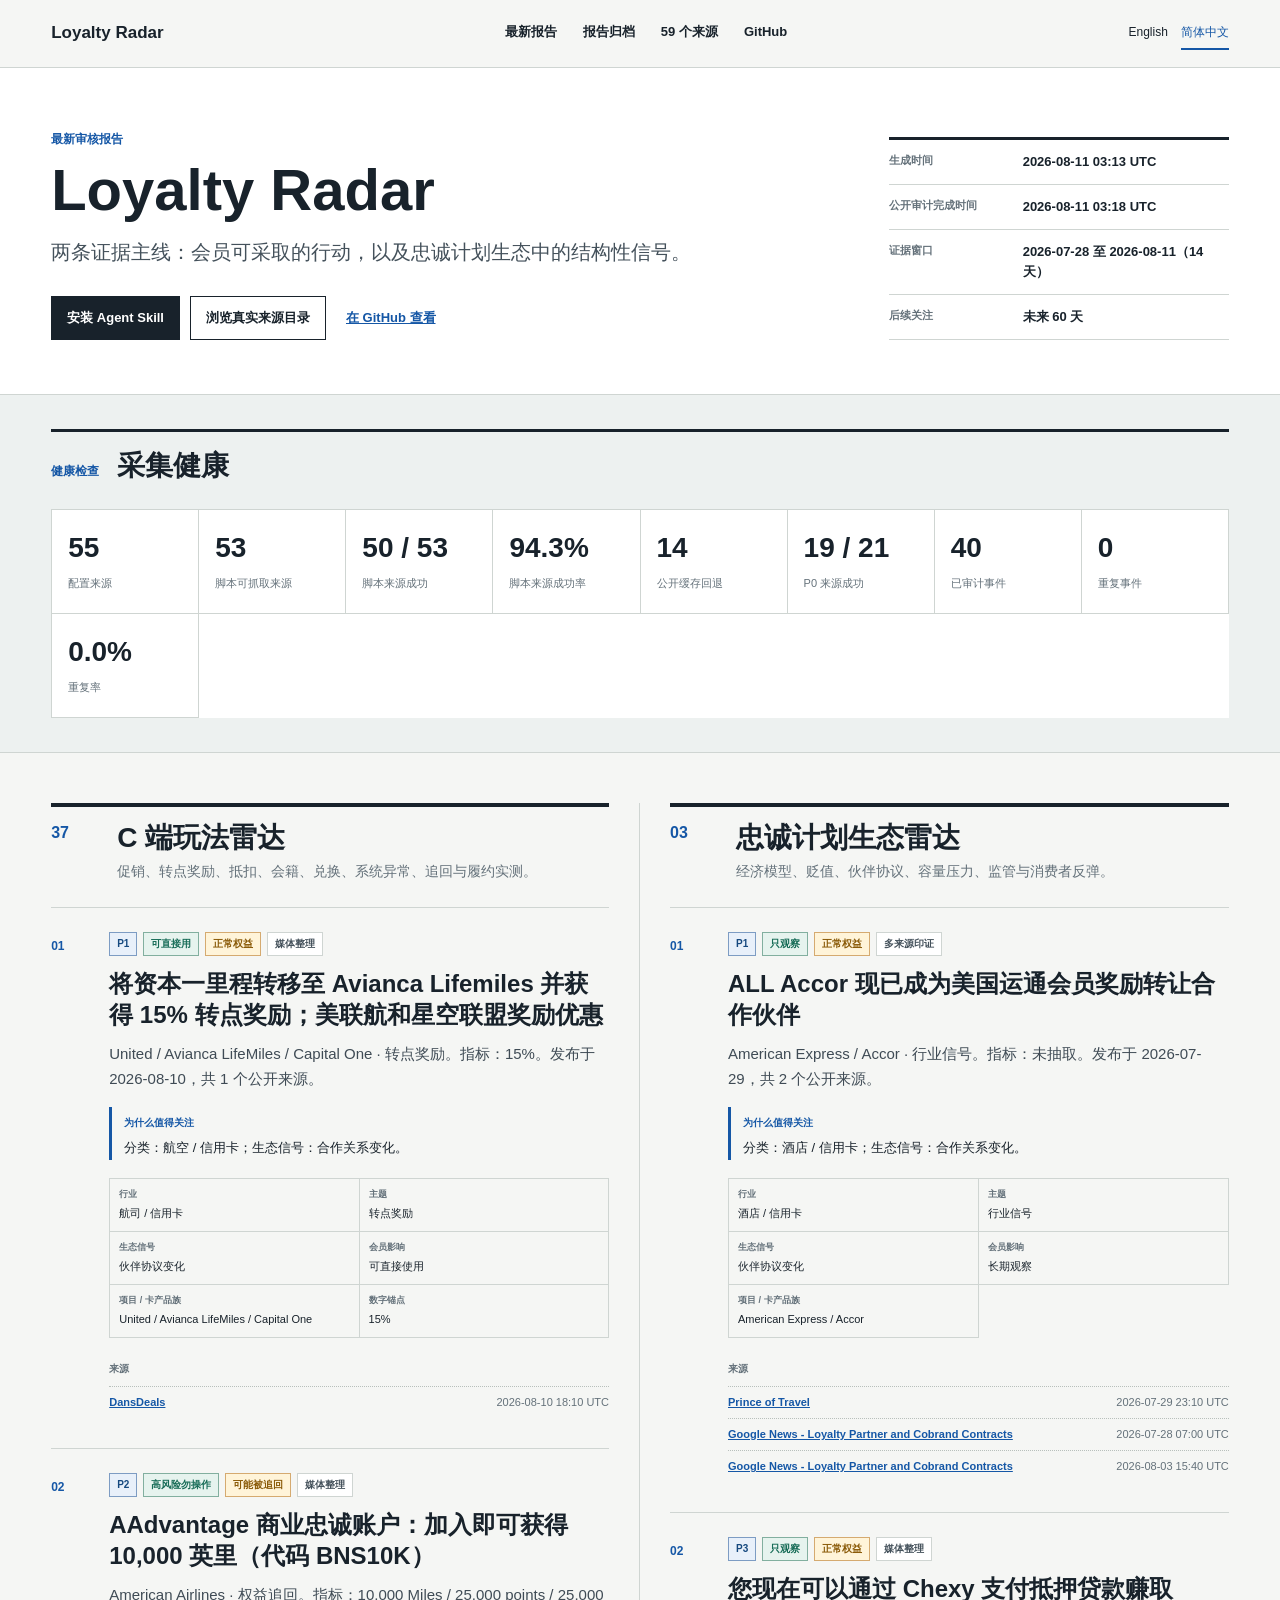
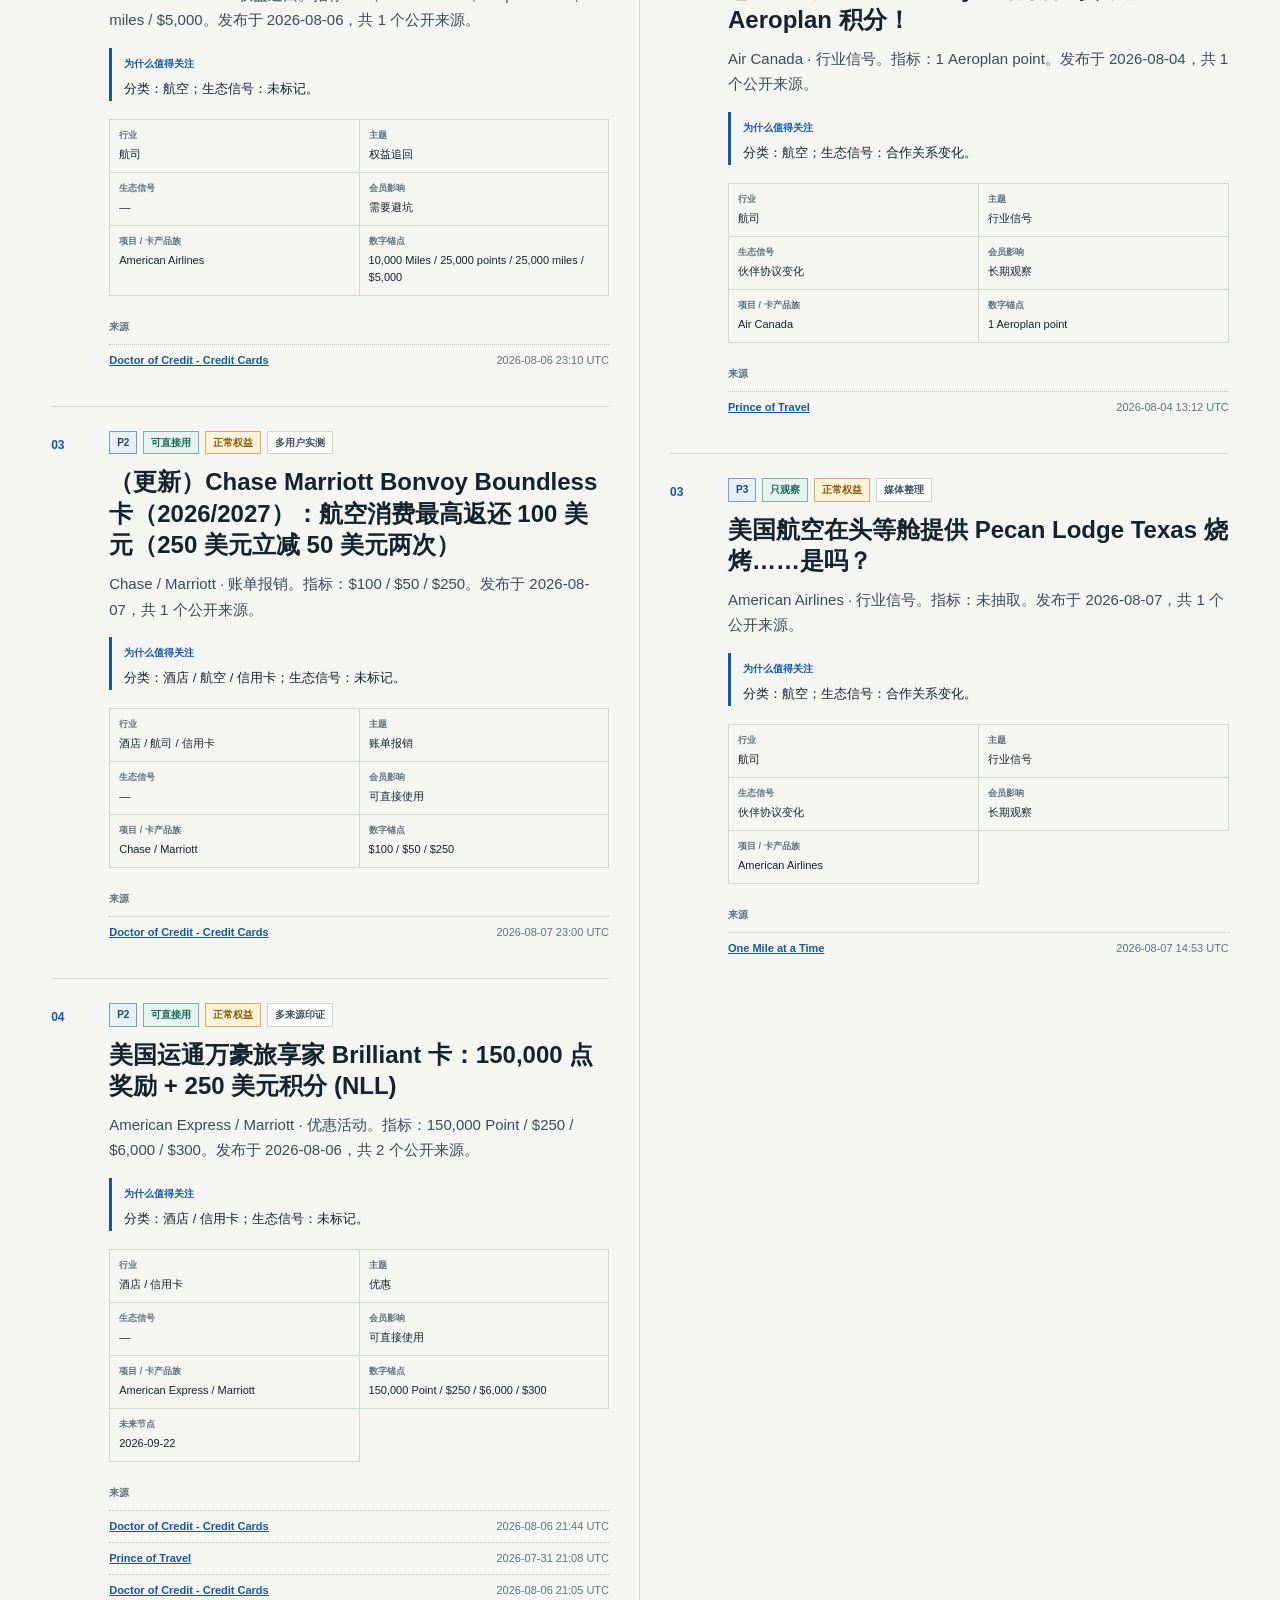
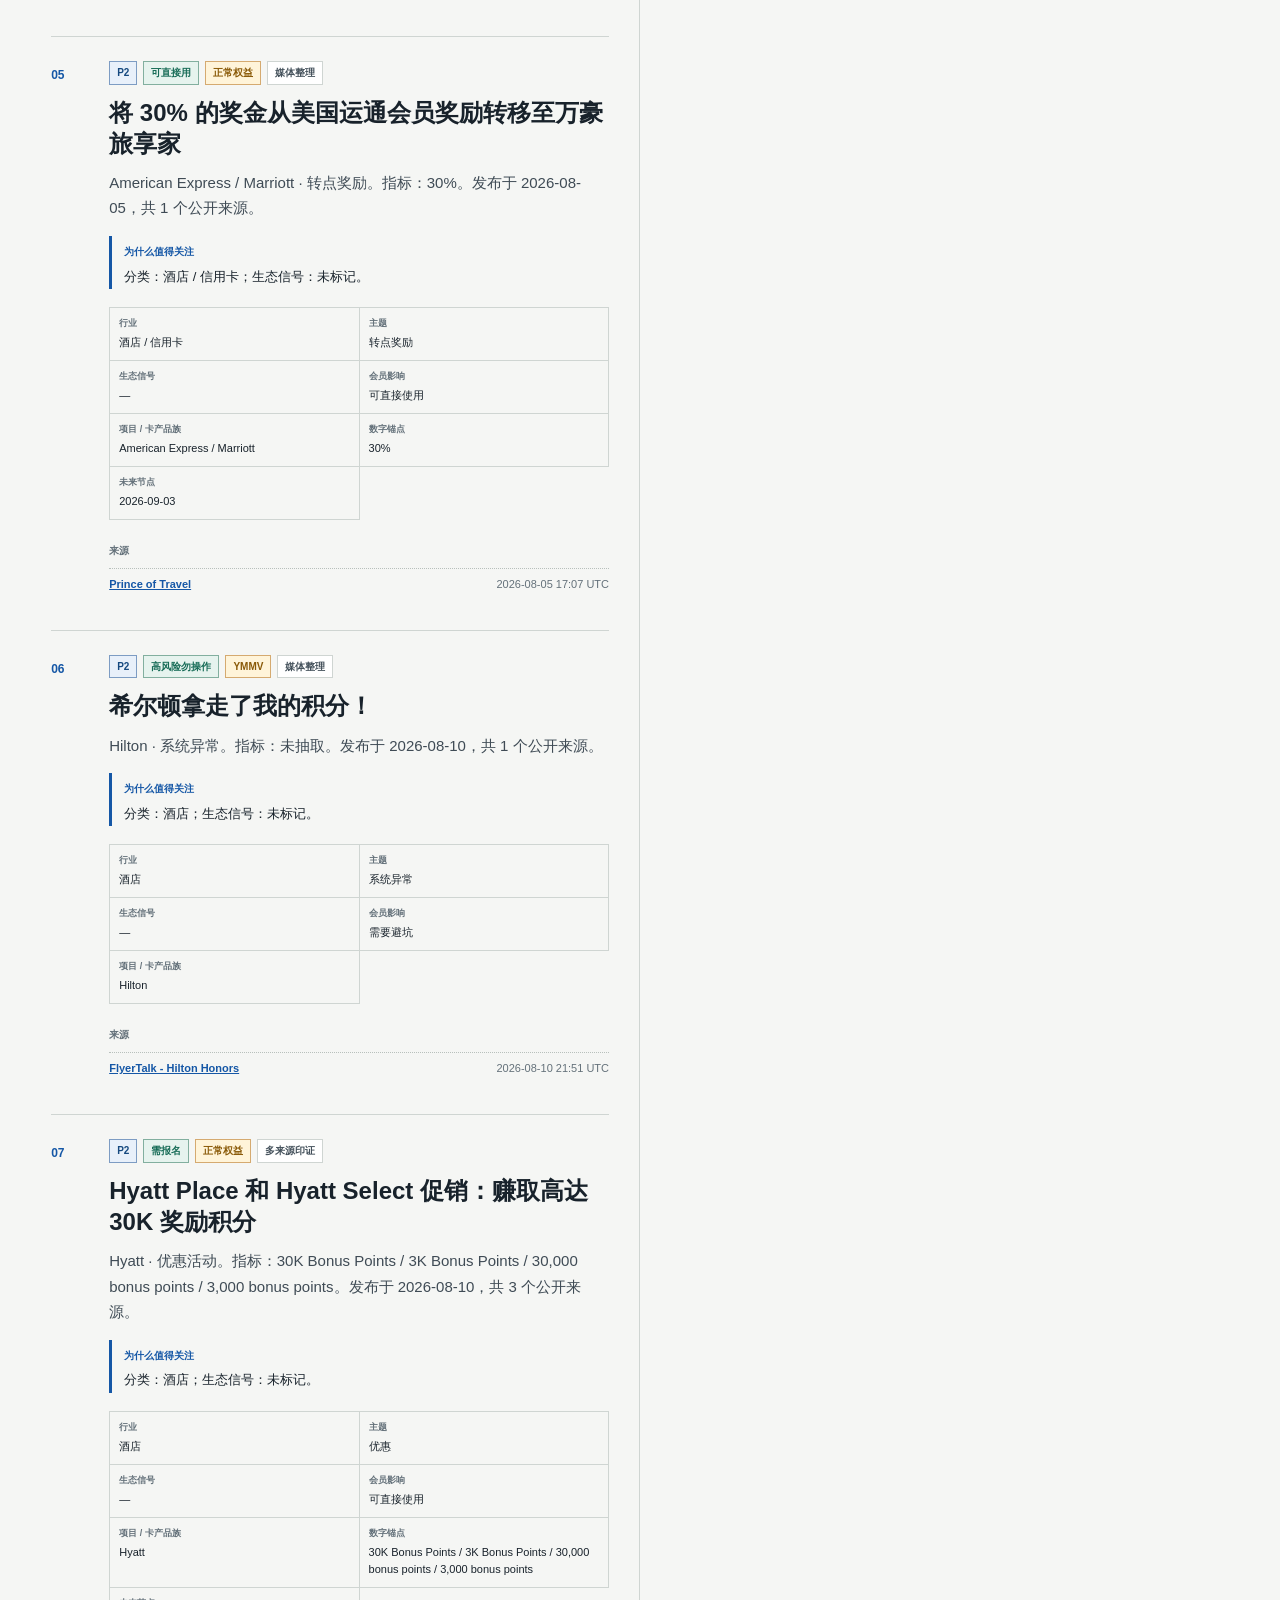
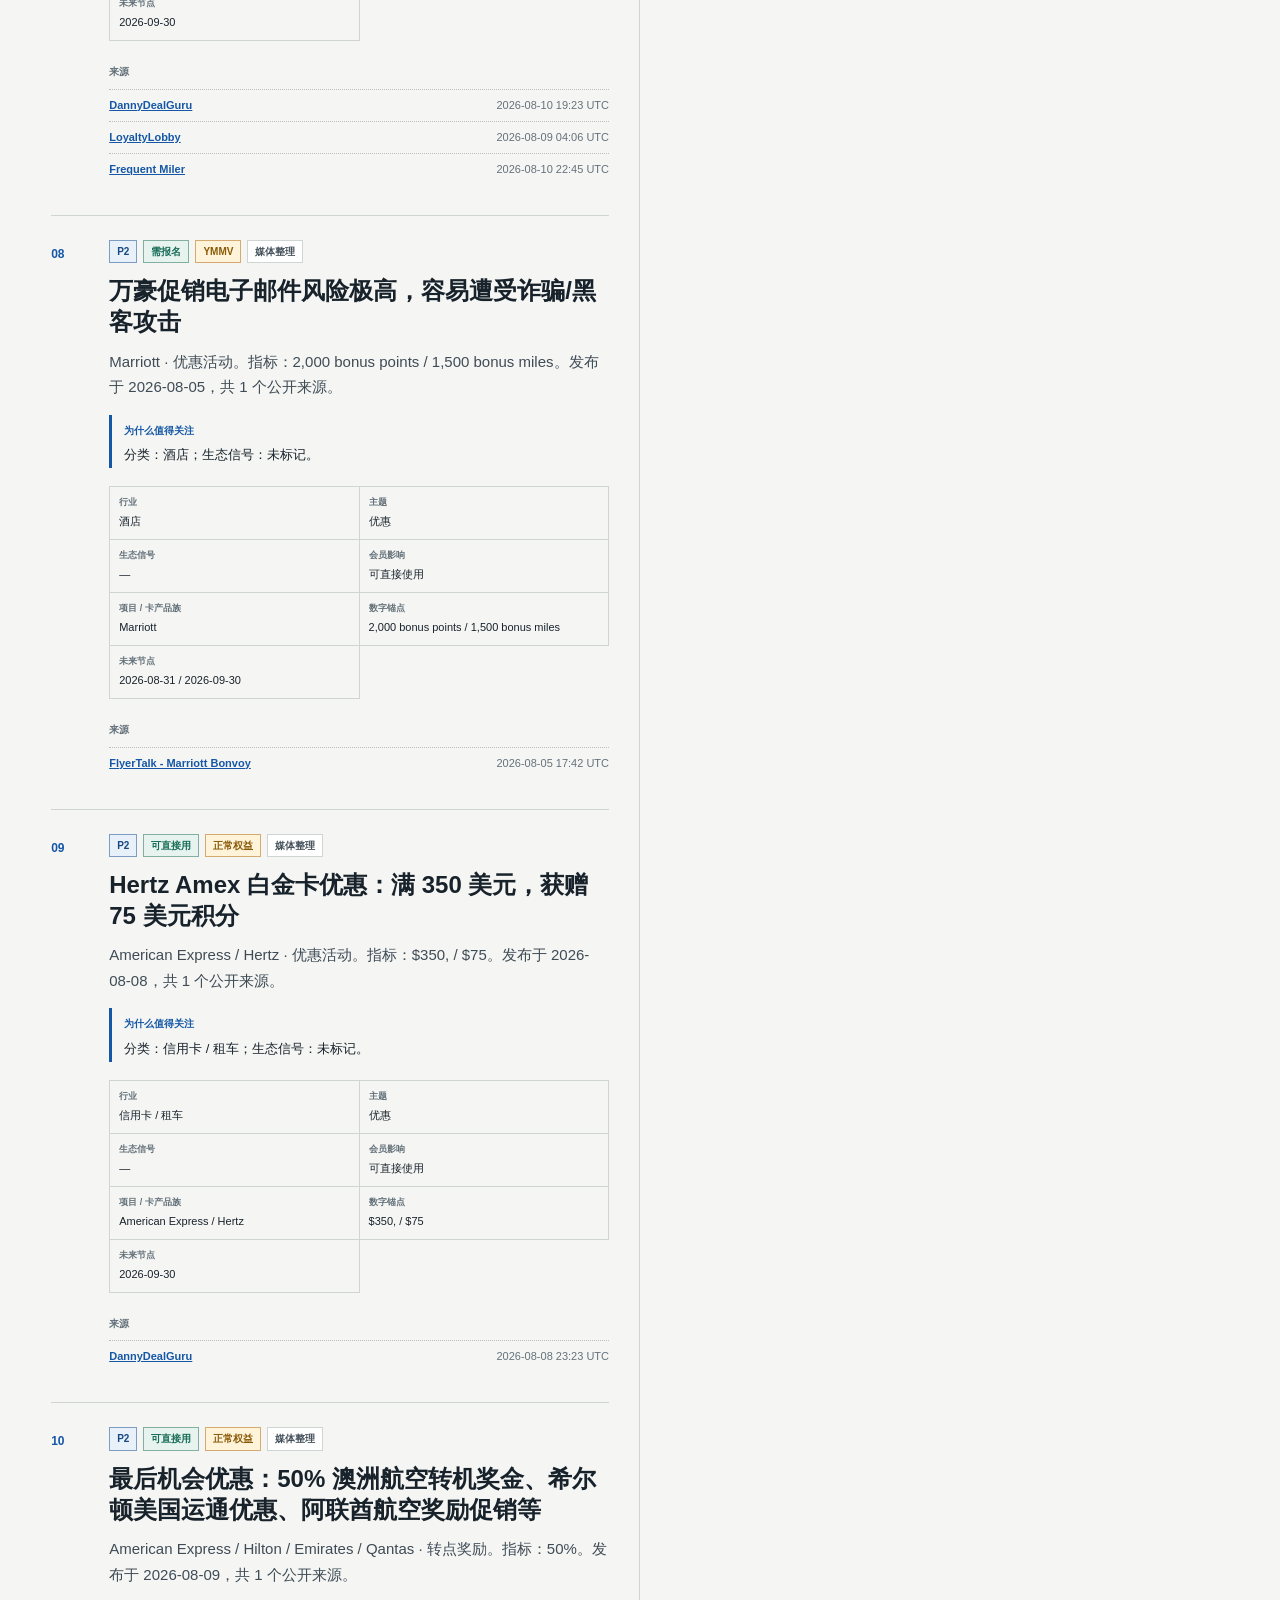
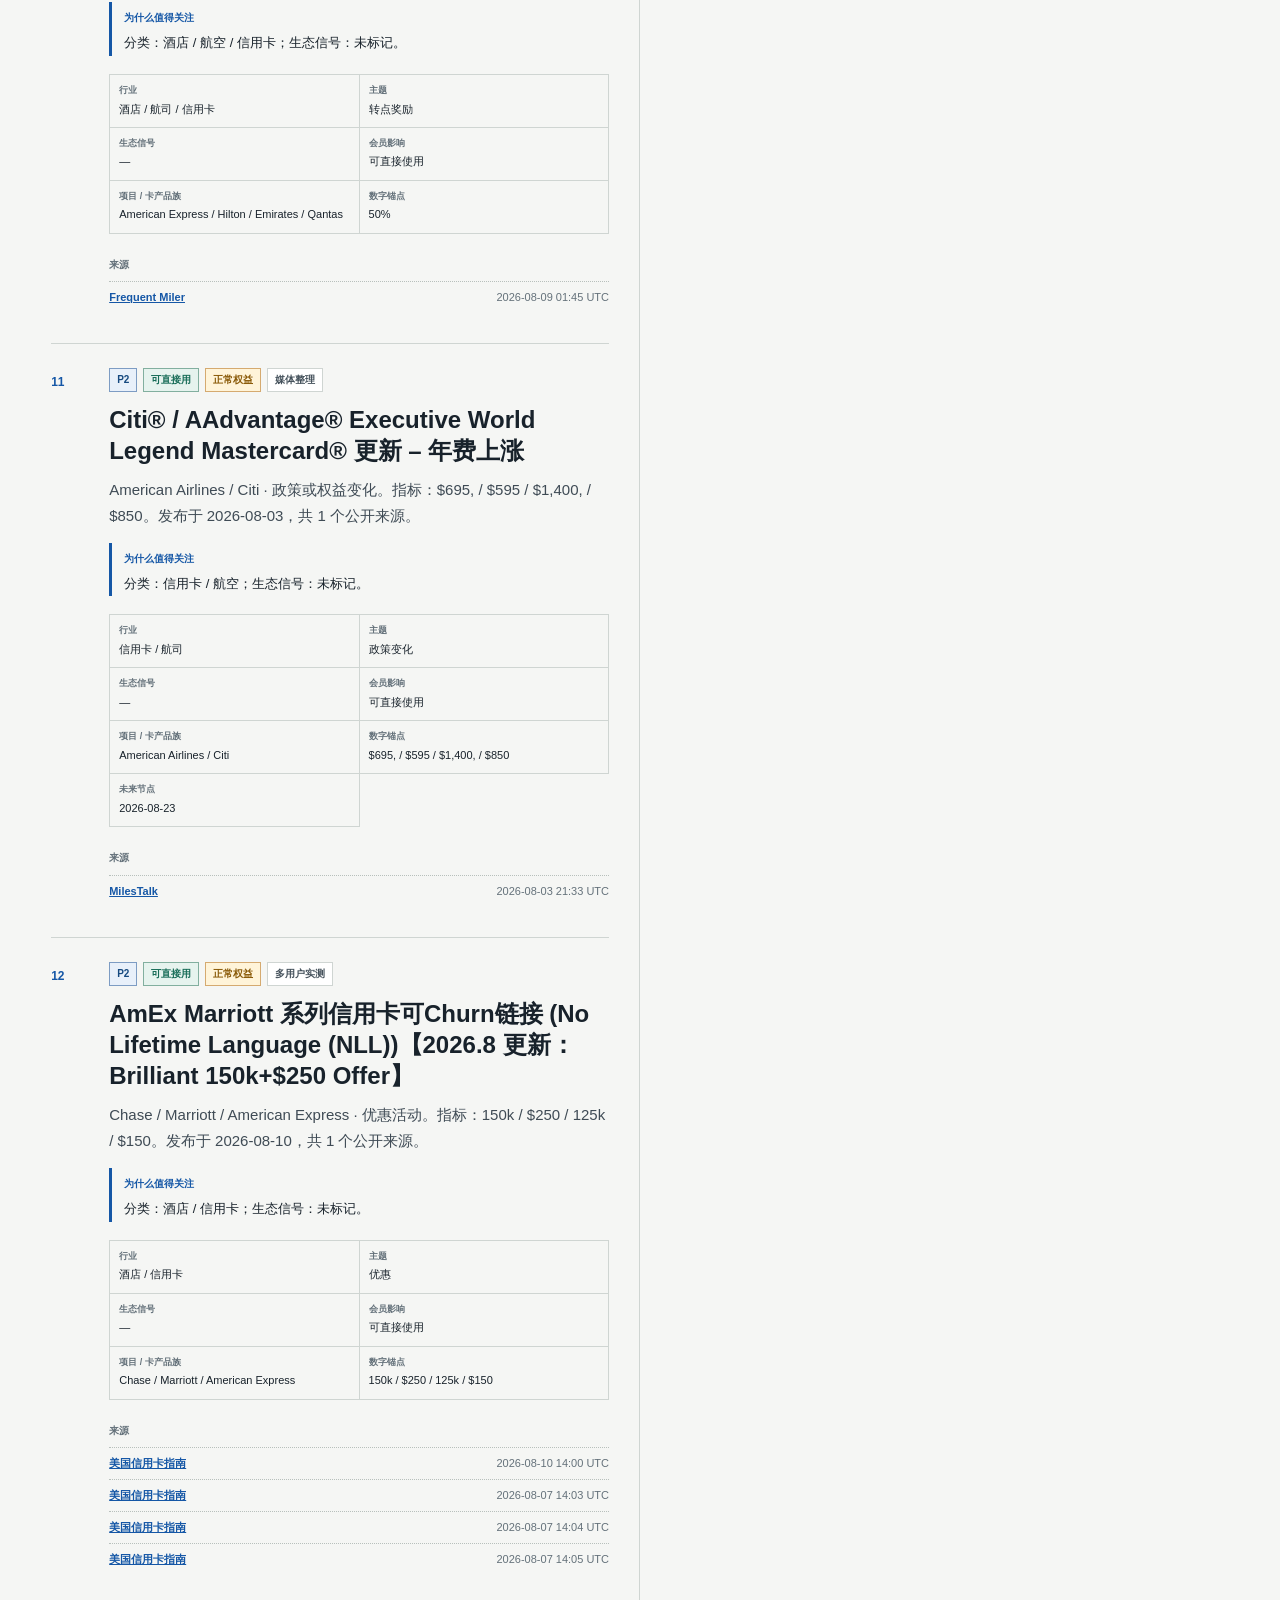
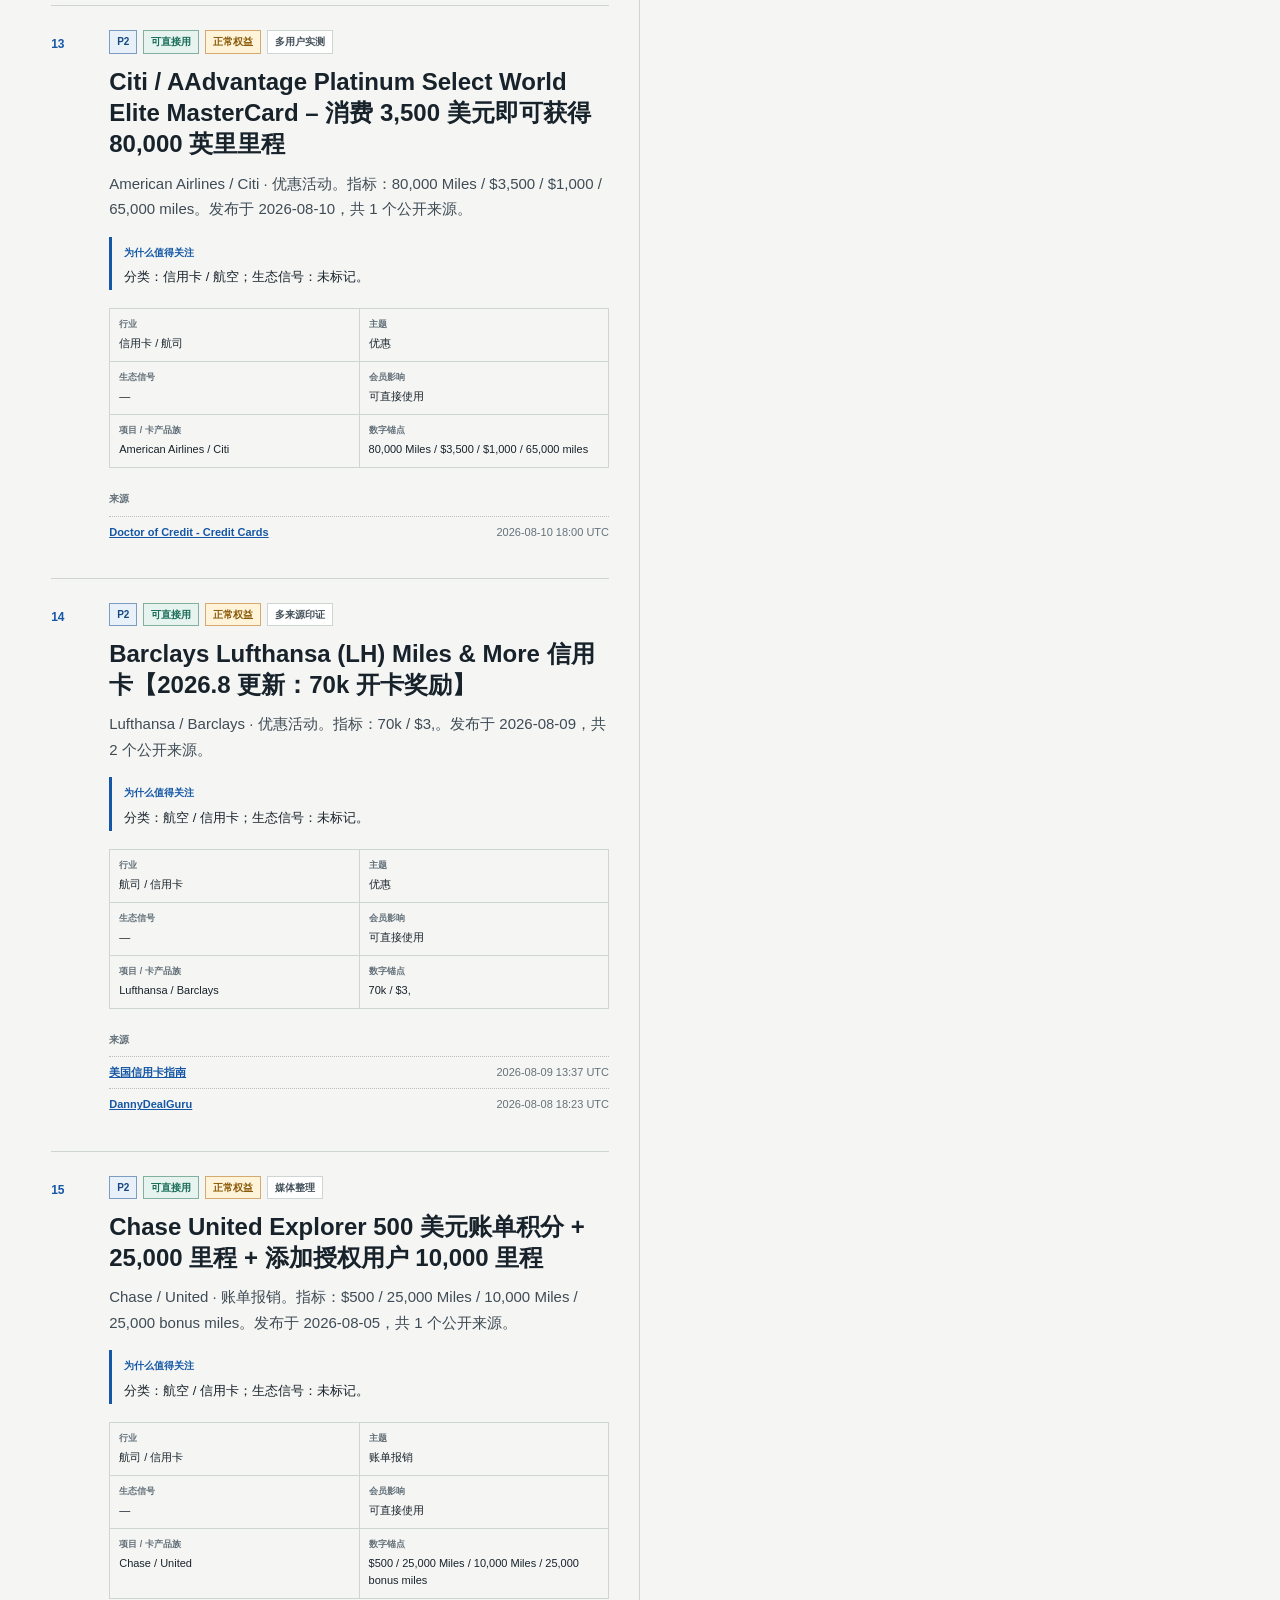
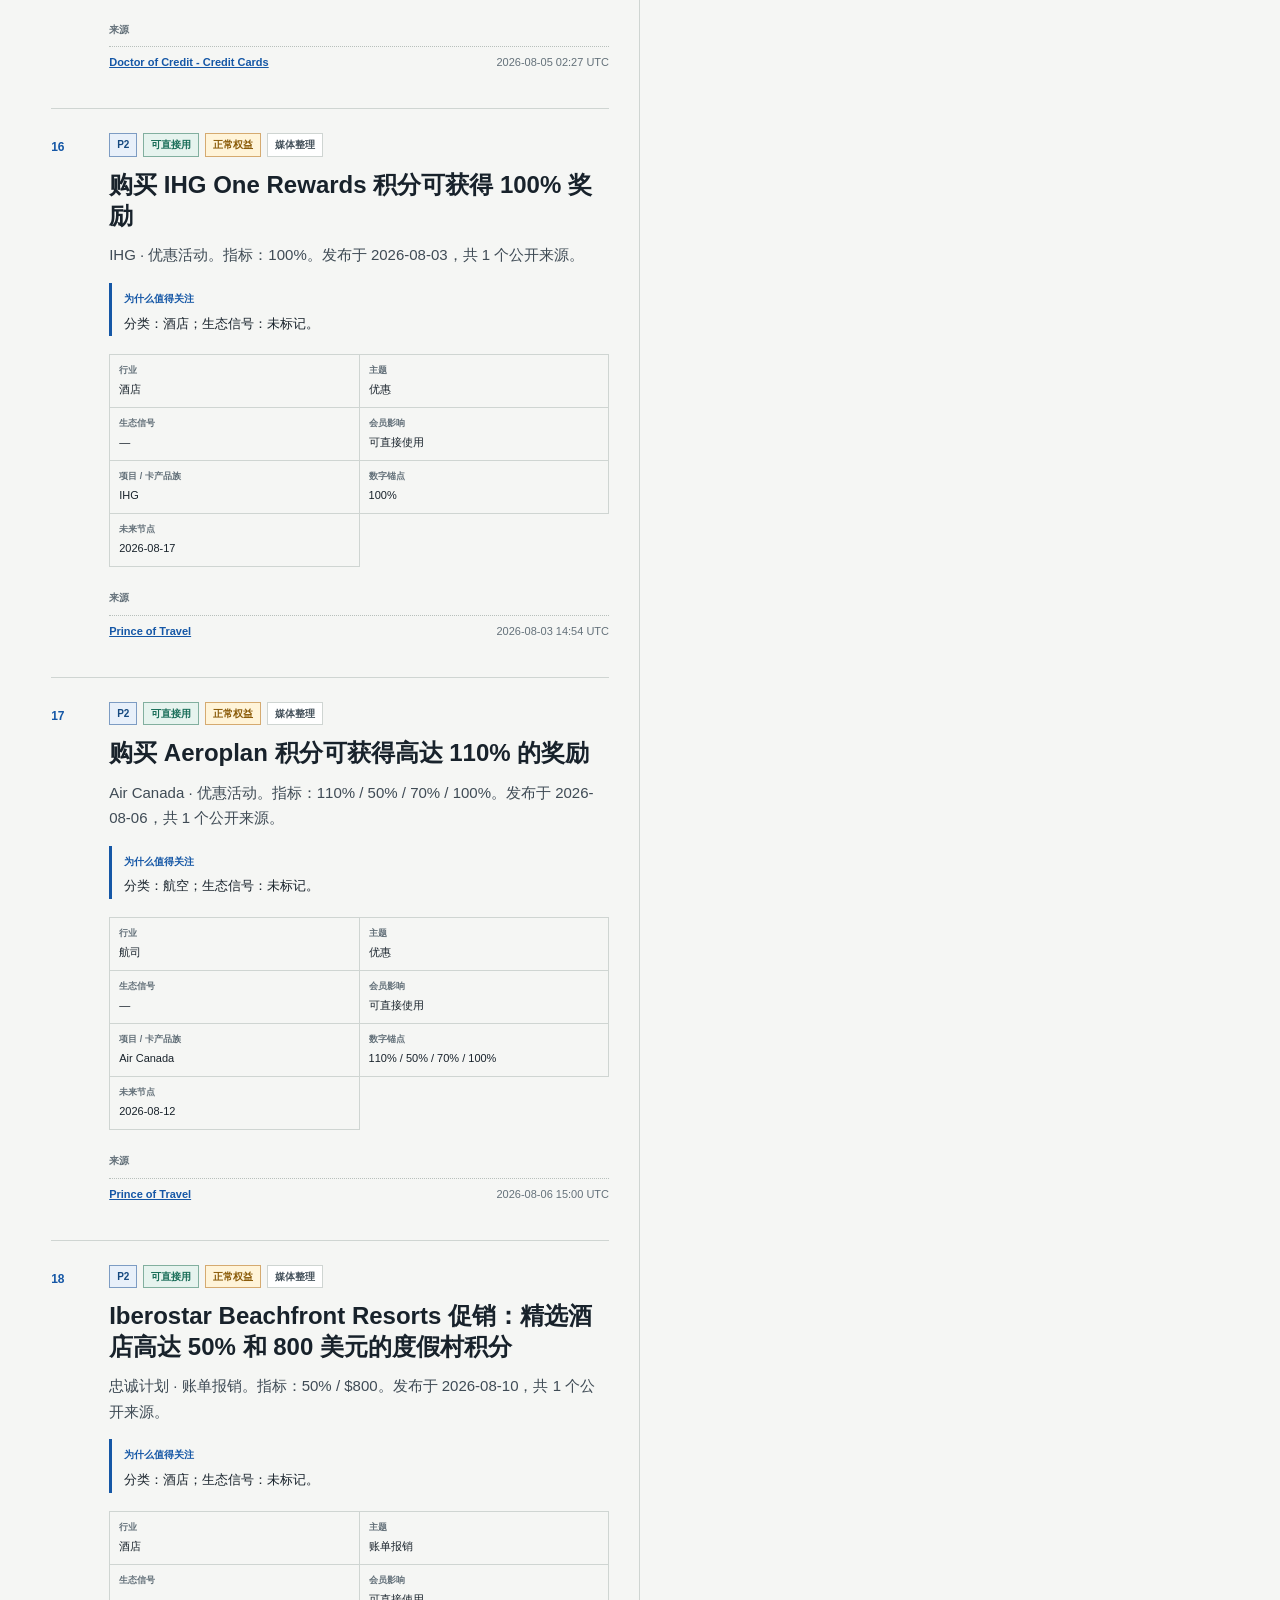
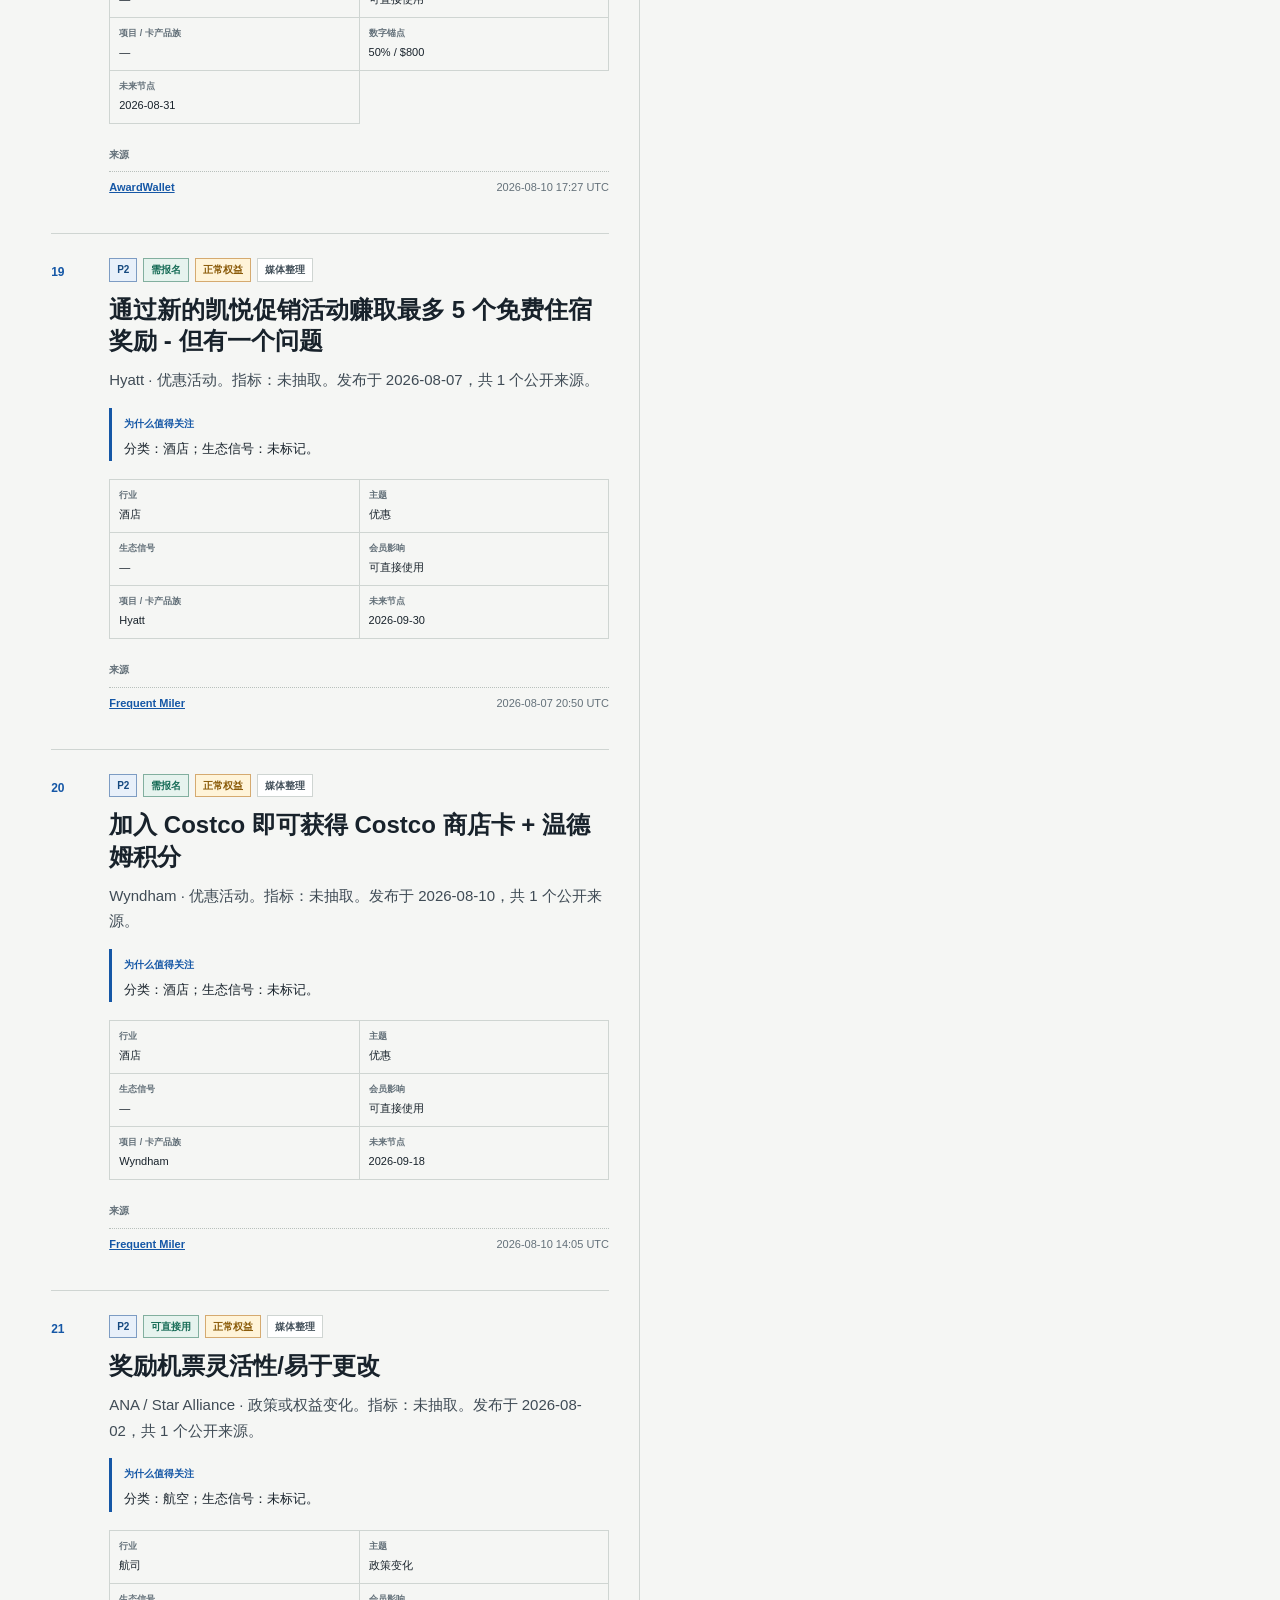
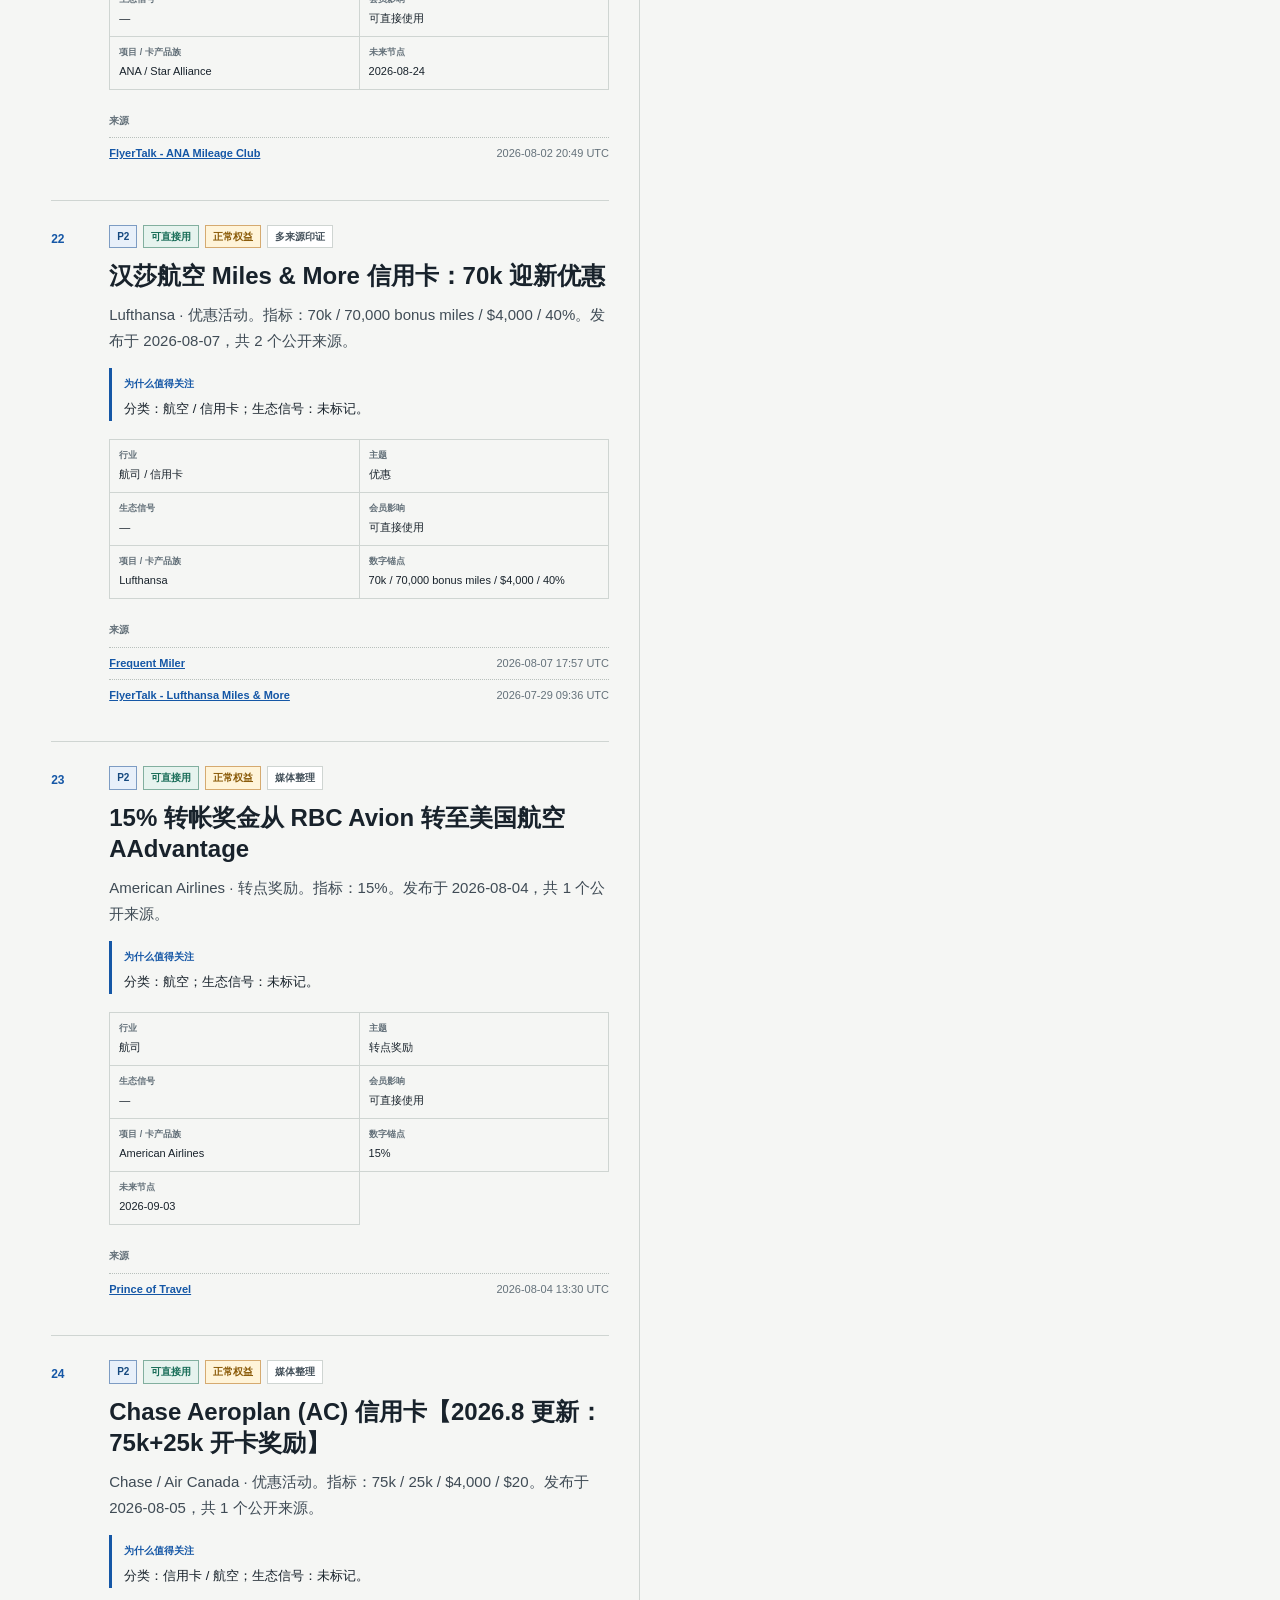
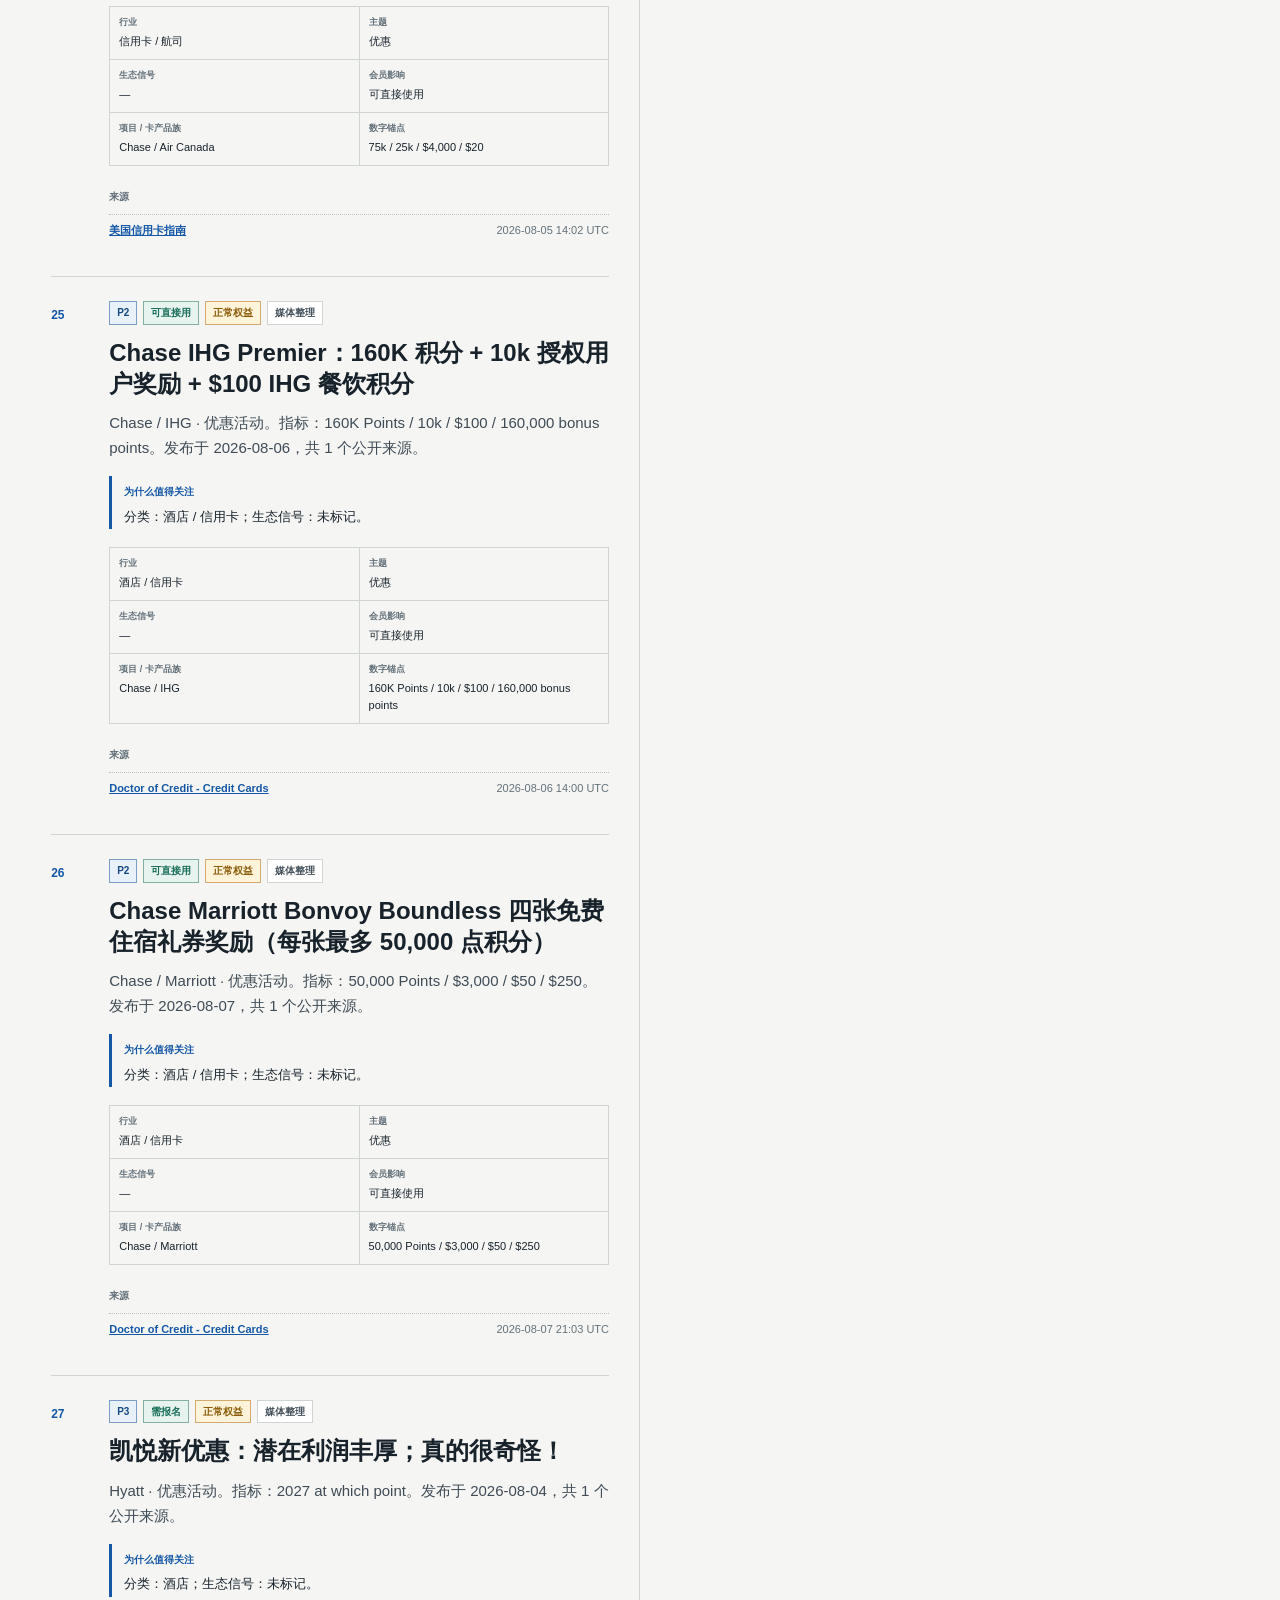
<file: docs/site/zh-CN/latest/index.html>
<!doctype html>
<html lang="zh-CN"><head><meta charset="utf-8"><meta name="viewport" content="width=device-width,initial-scale=1">
<title>最新审核报告 · Loyalty Radar</title><meta name="description" content="面向会员与忠诚计划生态、经过审核且可追溯来源的公开情报。">
<meta property="og:type" content="website"><meta property="og:title" content="最新审核报告 · Loyalty Radar"><meta property="og:description" content="面向会员与忠诚计划生态、经过审核且可追溯来源的公开情报。">
<meta property="og:image" content="../../assets/social-preview.png"><link rel="icon" type="image/png" href="../../assets/icon-128.png">
<link rel="stylesheet" href="../../assets/site.css"></head><body data-page-locale="zh-CN">
<a class="skip-link" href="#content">跳到主要内容</a>
<header class="site-header"><a class="brand" href="../../zh-CN/">Loyalty Radar</a><nav class="primary-nav" aria-label="主导航"><a href="../../zh-CN/">最新报告</a><a href="../../zh-CN/#archive">报告归档</a><a href="../../zh-CN/sources/">59 个来源</a><a href="https://github.com/lonelydoctor/loyalty-radar">GitHub</a></nav><nav class="language-switch" aria-label="Language / 语言"><a class="" href="../../en/latest/" hreflang="en">English</a><a class="current" href="../../zh-CN/latest/" hreflang="zh-CN">简体中文</a></nav></header>
<main id="content" class="report-page" data-report-state="published" data-report-contract="loyalty-radar-public-report/v1" data-report-id="2026-W33" data-window-hours="336" data-future-days="60">
<section class="report-hero published" data-layout-check><div class="hero-copy"><p class="eyebrow">最新审核报告</p><h1>Loyalty Radar</h1><p class="hero-subtitle" data-critical-text>两条证据主线：会员可采取的行动，以及忠诚计划生态中的结构性信号。</p><div class="cta-row" data-layout-check><a class="button primary" href="https://github.com/lonelydoctor/loyalty-radar#30-second-quick-start">安装 Agent Skill</a><a class="button secondary" href="../../zh-CN/sources/">浏览真实来源目录</a><a class="text-link" href="https://github.com/lonelydoctor/loyalty-radar">在 GitHub 查看</a></div></div><dl class="report-meta"><div><dt>生成时间</dt><dd><time datetime="2026-08-11T03:13:51.833913+00:00">2026-08-11 03:13 UTC</time></dd></div><div><dt>公开审计完成时间</dt><dd><time datetime="2026-08-11T03:18:02+00:00">2026-08-11 03:18 UTC</time></dd></div><div><dt>证据窗口</dt><dd>2026-07-28 至 2026-08-11（14 天）</dd></div><div><dt>后续关注</dt><dd>未来 60 天</dd></div></dl></section>
<section class="health-band" aria-labelledby="health-title" data-layout-check><div class="section-heading compact"><p class="eyebrow">健康检查</p><h2 id="health-title">采集健康</h2></div><div class="health-grid"><div class="health-metric" data-health="configured_sources"><strong>55</strong><span>配置来源</span></div><div class="health-metric" data-health="script_eligible_sources"><strong>53</strong><span>脚本可抓取来源</span></div><div class="health-metric" data-health="script_ok_sources"><strong>50 / 53</strong><span>脚本来源成功</span></div><div class="health-metric" data-health="script_ok_rate"><strong>94.3%</strong><span>脚本来源成功率</span></div><div class="health-metric" data-health="fallback_sources"><strong>14</strong><span>公开缓存回退</span></div><div class="health-metric" data-health="p0_ok_sources"><strong>19 / 21</strong><span>P0 来源成功</span></div><div class="health-metric" data-health="events_checked"><strong>40</strong><span>已审计事件</span></div><div class="health-metric" data-health="duplicate_events"><strong>0</strong><span>重复事件</span></div><div class="health-metric" data-health="duplicate_rate"><strong>0.0%</strong><span>重复率</span></div></div></section><section class="lane-grid" data-layout-check><section class="lane lane-c-end" aria-labelledby="lane-c-end"><div class="lane-heading"><span>37</span><div><h2 id="lane-c-end">C 端玩法雷达</h2><p>促销、转点奖励、抵扣、会籍、兑换、系统异常、追回与履约实测。</p></div></div><article class="event" data-event-id="4099c151d3b982" data-event-locale="zh-CN" data-layout-check>
<div class="event-sequence">01</div><div class="event-content"><div class="badges"><span class="badge priority">P1</span><span class="badge action">可直接用</span><span class="badge risk">正常权益</span><span class="badge confidence">媒体整理</span></div>
<h3 class="event-title" data-critical-text>将资本一里程转移至 Avianca Lifemiles 并获得 15% 转点奖励；美联航和星空联盟奖励优惠</h3><p class="event-summary">United / Avianca LifeMiles / Capital One · 转点奖励。指标：15%。发布于 2026-08-10，共 1 个公开来源。</p>
<div class="why"><span>为什么值得关注</span><p>分类：航空 / 信用卡；生态信号：合作关系变化。</p></div>
<dl class="event-facts"><div><dt>行业</dt><dd>航司 / 信用卡</dd></div><div><dt>主题</dt><dd>转点奖励</dd></div><div><dt>生态信号</dt><dd>伙伴协议变化</dd></div><div><dt>会员影响</dt><dd>可直接使用</dd></div><div><dt>项目 / 卡产品族</dt><dd>United / Avianca LifeMiles / Capital One</dd></div><div class="event-extra"><dt>数字锚点</dt><dd>15%</dd></div></dl>
<div class="source-block"><span class="source-label">来源</span><ol><li><a class="source-reference" href="https://www.dansdeals.com/points-travel/milespoints/transfer-capital-one-miles-to-avianca-lifemiles-and-get-a-15-transfer-bonus-save-on-united-and-star-alliance-awards/" target="_blank" rel="noreferrer">DansDeals</a><time datetime="2026-08-10T18:10:33+00:00">2026-08-10 18:10 UTC</time></li></ol></div></div></article><article class="event" data-event-id="91c8ef8317763e" data-event-locale="zh-CN" data-layout-check>
<div class="event-sequence">02</div><div class="event-content"><div class="badges"><span class="badge priority">P2</span><span class="badge action">高风险勿操作</span><span class="badge risk">可能被追回</span><span class="badge confidence">媒体整理</span></div>
<h3 class="event-title" data-critical-text>AAdvantage 商业忠诚账户：加入即可获得 10,000 英里（代码 BNS10K）</h3><p class="event-summary">American Airlines · 权益追回。指标：10,000 Miles / 25,000 points / 25,000 miles / $5,000。发布于 2026-08-06，共 1 个公开来源。</p>
<div class="why"><span>为什么值得关注</span><p>分类：航空；生态信号：未标记。</p></div>
<dl class="event-facts"><div><dt>行业</dt><dd>航司</dd></div><div><dt>主题</dt><dd>权益追回</dd></div><div><dt>生态信号</dt><dd>—</dd></div><div><dt>会员影响</dt><dd>需要避坑</dd></div><div><dt>项目 / 卡产品族</dt><dd>American Airlines</dd></div><div class="event-extra"><dt>数字锚点</dt><dd>10,000 Miles / 25,000 points / 25,000 miles / $5,000</dd></div></dl>
<div class="source-block"><span class="source-label">来源</span><ol><li><a class="source-reference" href="https://www.doctorofcredit.com/aadvantage-business-loyalty-account-get-10000-miles-for-joining-code-bns10k/" target="_blank" rel="noreferrer">Doctor of Credit - Credit Cards</a><time datetime="2026-08-06T23:10:24+00:00">2026-08-06 23:10 UTC</time></li></ol></div></div></article><article class="event" data-event-id="f3af84bd4ef605" data-event-locale="zh-CN" data-layout-check>
<div class="event-sequence">03</div><div class="event-content"><div class="badges"><span class="badge priority">P2</span><span class="badge action">可直接用</span><span class="badge risk">正常权益</span><span class="badge confidence">多用户实测</span></div>
<h3 class="event-title" data-critical-text>（更新）Chase Marriott Bonvoy Boundless 卡（2026/2027）：航空消费最高返还 100 美元（250 美元立减 50 美元两次）</h3><p class="event-summary">Chase / Marriott · 账单报销。指标：$100 / $50 / $250。发布于 2026-08-07，共 1 个公开来源。</p>
<div class="why"><span>为什么值得关注</span><p>分类：酒店 / 航空 / 信用卡；生态信号：未标记。</p></div>
<dl class="event-facts"><div><dt>行业</dt><dd>酒店 / 航司 / 信用卡</dd></div><div><dt>主题</dt><dd>账单报销</dd></div><div><dt>生态信号</dt><dd>—</dd></div><div><dt>会员影响</dt><dd>可直接使用</dd></div><div><dt>项目 / 卡产品族</dt><dd>Chase / Marriott</dd></div><div class="event-extra"><dt>数字锚点</dt><dd>$100 / $50 / $250</dd></div></dl>
<div class="source-block"><span class="source-label">来源</span><ol><li><a class="source-reference" href="https://www.doctorofcredit.com/chase-marriott-bonvoy-boundless-cards-2026-get-up-to-100-back-on-airline-purchases-50-off-250-twice/" target="_blank" rel="noreferrer">Doctor of Credit - Credit Cards</a><time datetime="2026-08-07T23:00:05+00:00">2026-08-07 23:00 UTC</time></li></ol></div></div></article><article class="event" data-event-id="428fb8c166bf7d" data-event-locale="zh-CN" data-layout-check>
<div class="event-sequence">04</div><div class="event-content"><div class="badges"><span class="badge priority">P2</span><span class="badge action">可直接用</span><span class="badge risk">正常权益</span><span class="badge confidence">多来源印证</span></div>
<h3 class="event-title" data-critical-text>美国运通万豪旅享家 Brilliant 卡：150,000 点奖励 + 250 美元积分 (NLL)</h3><p class="event-summary">American Express / Marriott · 优惠活动。指标：150,000 Point / $250 / $6,000 / $300。发布于 2026-08-06，共 2 个公开来源。</p>
<div class="why"><span>为什么值得关注</span><p>分类：酒店 / 信用卡；生态信号：未标记。</p></div>
<dl class="event-facts"><div><dt>行业</dt><dd>酒店 / 信用卡</dd></div><div><dt>主题</dt><dd>优惠</dd></div><div><dt>生态信号</dt><dd>—</dd></div><div><dt>会员影响</dt><dd>可直接使用</dd></div><div><dt>项目 / 卡产品族</dt><dd>American Express / Marriott</dd></div><div class="event-extra"><dt>数字锚点</dt><dd>150,000 Point / $250 / $6,000 / $300</dd></div><div class="event-extra"><dt>未来节点</dt><dd>2026-09-22</dd></div></dl>
<div class="source-block"><span class="source-label">来源</span><ol><li><a class="source-reference" href="https://www.doctorofcredit.com/american-express-marriott-bonvoy-brilliant-card-150000-point-bonus-250-credit-nll/" target="_blank" rel="noreferrer">Doctor of Credit - Credit Cards</a><time datetime="2026-08-06T21:44:12+00:00">2026-08-06 21:44 UTC</time></li><li><a class="source-reference" href="https://princeoftravel.com/deals/amex-bonvoy-cards-offer/" target="_blank" rel="noreferrer">Prince of Travel</a><time datetime="2026-07-31T21:08:47+00:00">2026-07-31 21:08 UTC</time></li><li><a class="source-reference" href="https://www.doctorofcredit.com/american-express-marriott-bonvoy-bevy-card-125000-point-bonus-150-credit-nll/" target="_blank" rel="noreferrer">Doctor of Credit - Credit Cards</a><time datetime="2026-08-06T21:05:33+00:00">2026-08-06 21:05 UTC</time></li></ol></div></div></article><article class="event" data-event-id="bda73c412c9c6e" data-event-locale="zh-CN" data-layout-check>
<div class="event-sequence">05</div><div class="event-content"><div class="badges"><span class="badge priority">P2</span><span class="badge action">可直接用</span><span class="badge risk">正常权益</span><span class="badge confidence">媒体整理</span></div>
<h3 class="event-title" data-critical-text>将 30% 的奖金从美国运通会员奖励转移至万豪旅享家</h3><p class="event-summary">American Express / Marriott · 转点奖励。指标：30%。发布于 2026-08-05，共 1 个公开来源。</p>
<div class="why"><span>为什么值得关注</span><p>分类：酒店 / 信用卡；生态信号：未标记。</p></div>
<dl class="event-facts"><div><dt>行业</dt><dd>酒店 / 信用卡</dd></div><div><dt>主题</dt><dd>转点奖励</dd></div><div><dt>生态信号</dt><dd>—</dd></div><div><dt>会员影响</dt><dd>可直接使用</dd></div><div><dt>项目 / 卡产品族</dt><dd>American Express / Marriott</dd></div><div class="event-extra"><dt>数字锚点</dt><dd>30%</dd></div><div class="event-extra"><dt>未来节点</dt><dd>2026-09-03</dd></div></dl>
<div class="source-block"><span class="source-label">来源</span><ol><li><a class="source-reference" href="https://princeoftravel.com/deals/amex-mr-marriott-bonvoy-transfer-bonus/" target="_blank" rel="noreferrer">Prince of Travel</a><time datetime="2026-08-05T17:07:21+00:00">2026-08-05 17:07 UTC</time></li></ol></div></div></article><article class="event" data-event-id="d78b733a8b1a50" data-event-locale="zh-CN" data-layout-check>
<div class="event-sequence">06</div><div class="event-content"><div class="badges"><span class="badge priority">P2</span><span class="badge action">高风险勿操作</span><span class="badge risk">YMMV</span><span class="badge confidence">媒体整理</span></div>
<h3 class="event-title" data-critical-text>希尔顿拿走了我的积分！</h3><p class="event-summary">Hilton · 系统异常。指标：未抽取。发布于 2026-08-10，共 1 个公开来源。</p>
<div class="why"><span>为什么值得关注</span><p>分类：酒店；生态信号：未标记。</p></div>
<dl class="event-facts"><div><dt>行业</dt><dd>酒店</dd></div><div><dt>主题</dt><dd>系统异常</dd></div><div><dt>生态信号</dt><dd>—</dd></div><div><dt>会员影响</dt><dd>需要避坑</dd></div><div><dt>项目 / 卡产品族</dt><dd>Hilton</dd></div></dl>
<div class="source-block"><span class="source-label">来源</span><ol><li><a class="source-reference" href="https://www.flyertalk.com/forum/hilton-hilton-honors/2222036-hilton-took-my-points.html" target="_blank" rel="noreferrer">FlyerTalk - Hilton Honors</a><time datetime="2026-08-10T21:51:19+00:00">2026-08-10 21:51 UTC</time></li></ol></div></div></article><article class="event" data-event-id="e130a0150ba76f" data-event-locale="zh-CN" data-layout-check>
<div class="event-sequence">07</div><div class="event-content"><div class="badges"><span class="badge priority">P2</span><span class="badge action">需报名</span><span class="badge risk">正常权益</span><span class="badge confidence">多来源印证</span></div>
<h3 class="event-title" data-critical-text>Hyatt Place 和 Hyatt Select 促销：赚取高达 30K 奖励积分</h3><p class="event-summary">Hyatt · 优惠活动。指标：30K Bonus Points / 3K Bonus Points / 30,000 bonus points / 3,000 bonus points。发布于 2026-08-10，共 3 个公开来源。</p>
<div class="why"><span>为什么值得关注</span><p>分类：酒店；生态信号：未标记。</p></div>
<dl class="event-facts"><div><dt>行业</dt><dd>酒店</dd></div><div><dt>主题</dt><dd>优惠</dd></div><div><dt>生态信号</dt><dd>—</dd></div><div><dt>会员影响</dt><dd>可直接使用</dd></div><div><dt>项目 / 卡产品族</dt><dd>Hyatt</dd></div><div class="event-extra"><dt>数字锚点</dt><dd>30K Bonus Points / 3K Bonus Points / 30,000 bonus points / 3,000 bonus points</dd></div><div class="event-extra"><dt>未来节点</dt><dd>2026-09-30</dd></div></dl>
<div class="source-block"><span class="source-label">来源</span><ol><li><a class="source-reference" href="https://dannydealguru.com/hyatt-place-3000-bonus-points-promotion/" target="_blank" rel="noreferrer">DannyDealGuru</a><time datetime="2026-08-10T19:23:09+00:00">2026-08-10 19:23 UTC</time></li><li><a class="source-reference" href="https://loyaltylobby.com/2026/08/09/extended-world-of-hyatt-up-to-30000-bonus-points-for-hyatt-place-select-stays-in-the-americas-june-1-september-30-2026/?omhide=true" target="_blank" rel="noreferrer">LoyaltyLobby</a><time datetime="2026-08-09T04:06:03+00:00">2026-08-09 04:06 UTC</time></li><li><a class="source-reference" href="https://frequentmiler.com/earn-up-to-30k-bonus-points-on-stays-at-hyatt-place-hyatt-select/" target="_blank" rel="noreferrer">Frequent Miler</a><time datetime="2026-08-10T22:45:53+00:00">2026-08-10 22:45 UTC</time></li></ol></div></div></article><article class="event" data-event-id="500c063a2b549b" data-event-locale="zh-CN" data-layout-check>
<div class="event-sequence">08</div><div class="event-content"><div class="badges"><span class="badge priority">P2</span><span class="badge action">需报名</span><span class="badge risk">YMMV</span><span class="badge confidence">媒体整理</span></div>
<h3 class="event-title" data-critical-text>万豪促销电子邮件风险极高，容易遭受诈骗/黑客攻击</h3><p class="event-summary">Marriott · 优惠活动。指标：2,000 bonus points / 1,500 bonus miles。发布于 2026-08-05，共 1 个公开来源。</p>
<div class="why"><span>为什么值得关注</span><p>分类：酒店；生态信号：未标记。</p></div>
<dl class="event-facts"><div><dt>行业</dt><dd>酒店</dd></div><div><dt>主题</dt><dd>优惠</dd></div><div><dt>生态信号</dt><dd>—</dd></div><div><dt>会员影响</dt><dd>可直接使用</dd></div><div><dt>项目 / 卡产品族</dt><dd>Marriott</dd></div><div class="event-extra"><dt>数字锚点</dt><dd>2,000 bonus points / 1,500 bonus miles</dd></div><div class="event-extra"><dt>未来节点</dt><dd>2026-08-31 / 2026-09-30</dd></div></dl>
<div class="source-block"><span class="source-label">来源</span><ol><li><a class="source-reference" href="https://www.flyertalk.com/forum/marriott-marriott-bonvoy/2221784-marriott-promotion-email-highly-risky-vulnerable-scams-hacking.html" target="_blank" rel="noreferrer">FlyerTalk - Marriott Bonvoy</a><time datetime="2026-08-05T17:42:22+00:00">2026-08-05 17:42 UTC</time></li></ol></div></div></article><article class="event" data-event-id="c01d46698a93e6" data-event-locale="zh-CN" data-layout-check>
<div class="event-sequence">09</div><div class="event-content"><div class="badges"><span class="badge priority">P2</span><span class="badge action">可直接用</span><span class="badge risk">正常权益</span><span class="badge confidence">媒体整理</span></div>
<h3 class="event-title" data-critical-text>Hertz Amex 白金卡优惠：满 35​​0 美元，获赠 75 美元积分</h3><p class="event-summary">American Express / Hertz · 优惠活动。指标：$350, / $75。发布于 2026-08-08，共 1 个公开来源。</p>
<div class="why"><span>为什么值得关注</span><p>分类：信用卡 / 租车；生态信号：未标记。</p></div>
<dl class="event-facts"><div><dt>行业</dt><dd>信用卡 / 租车</dd></div><div><dt>主题</dt><dd>优惠</dd></div><div><dt>生态信号</dt><dd>—</dd></div><div><dt>会员影响</dt><dd>可直接使用</dd></div><div><dt>项目 / 卡产品族</dt><dd>American Express / Hertz</dd></div><div class="event-extra"><dt>数字锚点</dt><dd>$350, / $75</dd></div><div class="event-extra"><dt>未来节点</dt><dd>2026-09-30</dd></div></dl>
<div class="source-block"><span class="source-label">来源</span><ol><li><a class="source-reference" href="https://dannydealguru.com/hertz-amex-offer-platinum-card/" target="_blank" rel="noreferrer">DannyDealGuru</a><time datetime="2026-08-08T23:23:00+00:00">2026-08-08 23:23 UTC</time></li></ol></div></div></article><article class="event" data-event-id="74680135c70f63" data-event-locale="zh-CN" data-layout-check>
<div class="event-sequence">10</div><div class="event-content"><div class="badges"><span class="badge priority">P2</span><span class="badge action">可直接用</span><span class="badge risk">正常权益</span><span class="badge confidence">媒体整理</span></div>
<h3 class="event-title" data-critical-text>最后机会优惠：50% 澳洲航空转机奖金、希尔顿美国运通优惠、阿联酋航空奖励促销等</h3><p class="event-summary">American Express / Hilton / Emirates / Qantas · 转点奖励。指标：50%。发布于 2026-08-09，共 1 个公开来源。</p>
<div class="why"><span>为什么值得关注</span><p>分类：酒店 / 航空 / 信用卡；生态信号：未标记。</p></div>
<dl class="event-facts"><div><dt>行业</dt><dd>酒店 / 航司 / 信用卡</dd></div><div><dt>主题</dt><dd>转点奖励</dd></div><div><dt>生态信号</dt><dd>—</dd></div><div><dt>会员影响</dt><dd>可直接使用</dd></div><div><dt>项目 / 卡产品族</dt><dd>American Express / Hilton / Emirates / Qantas</dd></div><div class="event-extra"><dt>数字锚点</dt><dd>50%</dd></div></dl>
<div class="source-block"><span class="source-label">来源</span><ol><li><a class="source-reference" href="https://frequentmiler.com/last-chance-deals/" target="_blank" rel="noreferrer">Frequent Miler</a><time datetime="2026-08-09T01:45:33+00:00">2026-08-09 01:45 UTC</time></li></ol></div></div></article><article class="event" data-event-id="f50bb122eb0674" data-event-locale="zh-CN" data-layout-check>
<div class="event-sequence">11</div><div class="event-content"><div class="badges"><span class="badge priority">P2</span><span class="badge action">可直接用</span><span class="badge risk">正常权益</span><span class="badge confidence">媒体整理</span></div>
<h3 class="event-title" data-critical-text>Citi® / AAdvantage® Executive World Legend Mastercard® 更新 – 年费上涨</h3><p class="event-summary">American Airlines / Citi · 政策或权益变化。指标：$695, / $595 / $1,400, / $850。发布于 2026-08-03，共 1 个公开来源。</p>
<div class="why"><span>为什么值得关注</span><p>分类：信用卡 / 航空；生态信号：未标记。</p></div>
<dl class="event-facts"><div><dt>行业</dt><dd>信用卡 / 航司</dd></div><div><dt>主题</dt><dd>政策变化</dd></div><div><dt>生态信号</dt><dd>—</dd></div><div><dt>会员影响</dt><dd>可直接使用</dd></div><div><dt>项目 / 卡产品族</dt><dd>American Airlines / Citi</dd></div><div class="event-extra"><dt>数字锚点</dt><dd>$695, / $595 / $1,400, / $850</dd></div><div class="event-extra"><dt>未来节点</dt><dd>2026-08-23</dd></div></dl>
<div class="source-block"><span class="source-label">来源</span><ol><li><a class="source-reference" href="https://milestalk.com/updates-to-citi-aadvantage-executive-world-legend-mastercard-annual-fee-rises/" target="_blank" rel="noreferrer">MilesTalk</a><time datetime="2026-08-03T21:33:36+00:00">2026-08-03 21:33 UTC</time></li></ol></div></div></article><article class="event" data-event-id="974054c86b073d" data-event-locale="zh-CN" data-layout-check>
<div class="event-sequence">12</div><div class="event-content"><div class="badges"><span class="badge priority">P2</span><span class="badge action">可直接用</span><span class="badge risk">正常权益</span><span class="badge confidence">多用户实测</span></div>
<h3 class="event-title" data-critical-text>AmEx Marriott 系列信用卡可Churn链接 (No Lifetime Language (NLL))【2026.8 更新：Brilliant 150k+$250 Offer】</h3><p class="event-summary">Chase / Marriott / American Express · 优惠活动。指标：150k / $250 / 125k / $150。发布于 2026-08-10，共 1 个公开来源。</p>
<div class="why"><span>为什么值得关注</span><p>分类：酒店 / 信用卡；生态信号：未标记。</p></div>
<dl class="event-facts"><div><dt>行业</dt><dd>酒店 / 信用卡</dd></div><div><dt>主题</dt><dd>优惠</dd></div><div><dt>生态信号</dt><dd>—</dd></div><div><dt>会员影响</dt><dd>可直接使用</dd></div><div><dt>项目 / 卡产品族</dt><dd>Chase / Marriott / American Express</dd></div><div class="event-extra"><dt>数字锚点</dt><dd>150k / $250 / 125k / $150</dd></div></dl>
<div class="source-block"><span class="source-label">来源</span><ol><li><a class="source-reference" href="https://www.uscreditcardguide.com/amex-marriott-xiliexinyongkakechurnlianjie-no-lifetime-language-nll2026-3-gengxinbrilliant/" target="_blank" rel="noreferrer">美国信用卡指南</a><time datetime="2026-08-10T14:00:29+00:00">2026-08-10 14:00 UTC</time></li><li><a class="source-reference" href="https://www.uscreditcardguide.com/chase-marriott-premier-plus/" target="_blank" rel="noreferrer">美国信用卡指南</a><time datetime="2026-08-07T14:03:45+00:00">2026-08-07 14:03 UTC</time></li><li><a class="source-reference" href="https://www.uscreditcardguide.com/amex-marriott-bonvoy-bevy/" target="_blank" rel="noreferrer">美国信用卡指南</a><time datetime="2026-08-07T14:04:26+00:00">2026-08-07 14:04 UTC</time></li><li><a class="source-reference" href="https://www.uscreditcardguide.com/amex-spg-luxury/" target="_blank" rel="noreferrer">美国信用卡指南</a><time datetime="2026-08-07T14:05:37+00:00">2026-08-07 14:05 UTC</time></li></ol></div></div></article><article class="event" data-event-id="bb67579e677b4e" data-event-locale="zh-CN" data-layout-check>
<div class="event-sequence">13</div><div class="event-content"><div class="badges"><span class="badge priority">P2</span><span class="badge action">可直接用</span><span class="badge risk">正常权益</span><span class="badge confidence">多用户实测</span></div>
<h3 class="event-title" data-critical-text>Citi / AAdvantage Platinum Select World Elite MasterCard – 消费 3,500 美元即可获得 80,000 英里里程</h3><p class="event-summary">American Airlines / Citi · 优惠活动。指标：80,000 Miles / $3,500 / $1,000 / 65,000 miles。发布于 2026-08-10，共 1 个公开来源。</p>
<div class="why"><span>为什么值得关注</span><p>分类：信用卡 / 航空；生态信号：未标记。</p></div>
<dl class="event-facts"><div><dt>行业</dt><dd>信用卡 / 航司</dd></div><div><dt>主题</dt><dd>优惠</dd></div><div><dt>生态信号</dt><dd>—</dd></div><div><dt>会员影响</dt><dd>可直接使用</dd></div><div><dt>项目 / 卡产品族</dt><dd>American Airlines / Citi</dd></div><div class="event-extra"><dt>数字锚点</dt><dd>80,000 Miles / $3,500 / $1,000 / 65,000 miles</dd></div></dl>
<div class="source-block"><span class="source-label">来源</span><ol><li><a class="source-reference" href="https://www.doctorofcredit.com/citi-aadvantage-platinum-select-world-elite-mastercard-80000-miles/" target="_blank" rel="noreferrer">Doctor of Credit - Credit Cards</a><time datetime="2026-08-10T18:00:28+00:00">2026-08-10 18:00 UTC</time></li></ol></div></div></article><article class="event" data-event-id="10a997f62d65c6" data-event-locale="zh-CN" data-layout-check>
<div class="event-sequence">14</div><div class="event-content"><div class="badges"><span class="badge priority">P2</span><span class="badge action">可直接用</span><span class="badge risk">正常权益</span><span class="badge confidence">多来源印证</span></div>
<h3 class="event-title" data-critical-text>Barclays Lufthansa (LH) Miles &amp; More 信用卡【2026.8 更新：70k 开卡奖励】</h3><p class="event-summary">Lufthansa / Barclays · 优惠活动。指标：70k / $3,。发布于 2026-08-09，共 2 个公开来源。</p>
<div class="why"><span>为什么值得关注</span><p>分类：航空 / 信用卡；生态信号：未标记。</p></div>
<dl class="event-facts"><div><dt>行业</dt><dd>航司 / 信用卡</dd></div><div><dt>主题</dt><dd>优惠</dd></div><div><dt>生态信号</dt><dd>—</dd></div><div><dt>会员影响</dt><dd>可直接使用</dd></div><div><dt>项目 / 卡产品族</dt><dd>Lufthansa / Barclays</dd></div><div class="event-extra"><dt>数字锚点</dt><dd>70k / $3,</dd></div></dl>
<div class="source-block"><span class="source-label">来源</span><ol><li><a class="source-reference" href="https://www.uscreditcardguide.com/barclaycard-lufthansa/" target="_blank" rel="noreferrer">美国信用卡指南</a><time datetime="2026-08-09T13:37:59+00:00">2026-08-09 13:37 UTC</time></li><li><a class="source-reference" href="https://dannydealguru.com/lufthansa-miles-more-card-70k-bonus/" target="_blank" rel="noreferrer">DannyDealGuru</a><time datetime="2026-08-08T18:23:31+00:00">2026-08-08 18:23 UTC</time></li></ol></div></div></article><article class="event" data-event-id="27b33a566f7587" data-event-locale="zh-CN" data-layout-check>
<div class="event-sequence">15</div><div class="event-content"><div class="badges"><span class="badge priority">P2</span><span class="badge action">可直接用</span><span class="badge risk">正常权益</span><span class="badge confidence">媒体整理</span></div>
<h3 class="event-title" data-critical-text>Chase United Explorer 500 美元账单积分 + 25,000 里程 + 添加授权用户 10,000 里程</h3><p class="event-summary">Chase / United · 账单报销。指标：$500 / 25,000 Miles / 10,000 Miles / 25,000 bonus miles。发布于 2026-08-05，共 1 个公开来源。</p>
<div class="why"><span>为什么值得关注</span><p>分类：航空 / 信用卡；生态信号：未标记。</p></div>
<dl class="event-facts"><div><dt>行业</dt><dd>航司 / 信用卡</dd></div><div><dt>主题</dt><dd>账单报销</dd></div><div><dt>生态信号</dt><dd>—</dd></div><div><dt>会员影响</dt><dd>可直接使用</dd></div><div><dt>项目 / 卡产品族</dt><dd>Chase / United</dd></div><div class="event-extra"><dt>数字锚点</dt><dd>$500 / 25,000 Miles / 10,000 Miles / 25,000 bonus miles</dd></div></dl>
<div class="source-block"><span class="source-label">来源</span><ol><li><a class="source-reference" href="https://www.doctorofcredit.com/chase-united-explorer-500-statement-credit-25000-miles-10000-miles-for-adding-authorized-user/" target="_blank" rel="noreferrer">Doctor of Credit - Credit Cards</a><time datetime="2026-08-05T02:27:43+00:00">2026-08-05 02:27 UTC</time></li></ol></div></div></article><article class="event" data-event-id="9cba9306833e04" data-event-locale="zh-CN" data-layout-check>
<div class="event-sequence">16</div><div class="event-content"><div class="badges"><span class="badge priority">P2</span><span class="badge action">可直接用</span><span class="badge risk">正常权益</span><span class="badge confidence">媒体整理</span></div>
<h3 class="event-title" data-critical-text>购买 IHG One Rewards 积分可获得 100% 奖励</h3><p class="event-summary">IHG · 优惠活动。指标：100%。发布于 2026-08-03，共 1 个公开来源。</p>
<div class="why"><span>为什么值得关注</span><p>分类：酒店；生态信号：未标记。</p></div>
<dl class="event-facts"><div><dt>行业</dt><dd>酒店</dd></div><div><dt>主题</dt><dd>优惠</dd></div><div><dt>生态信号</dt><dd>—</dd></div><div><dt>会员影响</dt><dd>可直接使用</dd></div><div><dt>项目 / 卡产品族</dt><dd>IHG</dd></div><div class="event-extra"><dt>数字锚点</dt><dd>100%</dd></div><div class="event-extra"><dt>未来节点</dt><dd>2026-08-17</dd></div></dl>
<div class="source-block"><span class="source-label">来源</span><ol><li><a class="source-reference" href="https://princeoftravel.com/deals/buy-ihg-one-rewards-points/" target="_blank" rel="noreferrer">Prince of Travel</a><time datetime="2026-08-03T14:54:06+00:00">2026-08-03 14:54 UTC</time></li></ol></div></div></article><article class="event" data-event-id="4be32bb639b105" data-event-locale="zh-CN" data-layout-check>
<div class="event-sequence">17</div><div class="event-content"><div class="badges"><span class="badge priority">P2</span><span class="badge action">可直接用</span><span class="badge risk">正常权益</span><span class="badge confidence">媒体整理</span></div>
<h3 class="event-title" data-critical-text>购买 Aeroplan 积分可获得高达 110% 的奖励</h3><p class="event-summary">Air Canada · 优惠活动。指标：110% / 50% / 70% / 100%。发布于 2026-08-06，共 1 个公开来源。</p>
<div class="why"><span>为什么值得关注</span><p>分类：航空；生态信号：未标记。</p></div>
<dl class="event-facts"><div><dt>行业</dt><dd>航司</dd></div><div><dt>主题</dt><dd>优惠</dd></div><div><dt>生态信号</dt><dd>—</dd></div><div><dt>会员影响</dt><dd>可直接使用</dd></div><div><dt>项目 / 卡产品族</dt><dd>Air Canada</dd></div><div class="event-extra"><dt>数字锚点</dt><dd>110% / 50% / 70% / 100%</dd></div><div class="event-extra"><dt>未来节点</dt><dd>2026-08-12</dd></div></dl>
<div class="source-block"><span class="source-label">来源</span><ol><li><a class="source-reference" href="https://princeoftravel.com/deals/buy-aeroplan-points/" target="_blank" rel="noreferrer">Prince of Travel</a><time datetime="2026-08-06T15:00:42+00:00">2026-08-06 15:00 UTC</time></li></ol></div></div></article><article class="event" data-event-id="e2788d308ceb04" data-event-locale="zh-CN" data-layout-check>
<div class="event-sequence">18</div><div class="event-content"><div class="badges"><span class="badge priority">P2</span><span class="badge action">可直接用</span><span class="badge risk">正常权益</span><span class="badge confidence">媒体整理</span></div>
<h3 class="event-title" data-critical-text>Iberostar Beachfront Resorts 促销：精选酒店高达 50% 和 800 美元的度假村积分</h3><p class="event-summary">忠诚计划 · 账单报销。指标：50% / $800。发布于 2026-08-10，共 1 个公开来源。</p>
<div class="why"><span>为什么值得关注</span><p>分类：酒店；生态信号：未标记。</p></div>
<dl class="event-facts"><div><dt>行业</dt><dd>酒店</dd></div><div><dt>主题</dt><dd>账单报销</dd></div><div><dt>生态信号</dt><dd>—</dd></div><div><dt>会员影响</dt><dd>可直接使用</dd></div><div><dt>项目 / 卡产品族</dt><dd>—</dd></div><div class="event-extra"><dt>数字锚点</dt><dd>50% / $800</dd></div><div class="event-extra"><dt>未来节点</dt><dd>2026-08-31</dd></div></dl>
<div class="source-block"><span class="source-label">来源</span><ol><li><a class="source-reference" href="https://awardwallet.com/news/hotels/iberostar-resorts-promotion/?pubDate=2026-08-10" target="_blank" rel="noreferrer">AwardWallet</a><time datetime="2026-08-10T17:27:12+00:00">2026-08-10 17:27 UTC</time></li></ol></div></div></article><article class="event" data-event-id="60a4a1587da6b2" data-event-locale="zh-CN" data-layout-check>
<div class="event-sequence">19</div><div class="event-content"><div class="badges"><span class="badge priority">P2</span><span class="badge action">需报名</span><span class="badge risk">正常权益</span><span class="badge confidence">媒体整理</span></div>
<h3 class="event-title" data-critical-text>通过新的凯悦促销活动赚取最多 5 个免费住宿奖励 - 但有一个问题</h3><p class="event-summary">Hyatt · 优惠活动。指标：未抽取。发布于 2026-08-07，共 1 个公开来源。</p>
<div class="why"><span>为什么值得关注</span><p>分类：酒店；生态信号：未标记。</p></div>
<dl class="event-facts"><div><dt>行业</dt><dd>酒店</dd></div><div><dt>主题</dt><dd>优惠</dd></div><div><dt>生态信号</dt><dd>—</dd></div><div><dt>会员影响</dt><dd>可直接使用</dd></div><div><dt>项目 / 卡产品族</dt><dd>Hyatt</dd></div><div class="event-extra"><dt>未来节点</dt><dd>2026-09-30</dd></div></dl>
<div class="source-block"><span class="source-label">来源</span><ol><li><a class="source-reference" href="https://frequentmiler.com/earn-up-to-5-free-night-awards-with-new-hyatt-promo/" target="_blank" rel="noreferrer">Frequent Miler</a><time datetime="2026-08-07T20:50:59+00:00">2026-08-07 20:50 UTC</time></li></ol></div></div></article><article class="event" data-event-id="647021726d142b" data-event-locale="zh-CN" data-layout-check>
<div class="event-sequence">20</div><div class="event-content"><div class="badges"><span class="badge priority">P2</span><span class="badge action">需报名</span><span class="badge risk">正常权益</span><span class="badge confidence">媒体整理</span></div>
<h3 class="event-title" data-critical-text>加入 Costco 即可获得 Costco 商店卡 + 温德姆积分</h3><p class="event-summary">Wyndham · 优惠活动。指标：未抽取。发布于 2026-08-10，共 1 个公开来源。</p>
<div class="why"><span>为什么值得关注</span><p>分类：酒店；生态信号：未标记。</p></div>
<dl class="event-facts"><div><dt>行业</dt><dd>酒店</dd></div><div><dt>主题</dt><dd>优惠</dd></div><div><dt>生态信号</dt><dd>—</dd></div><div><dt>会员影响</dt><dd>可直接使用</dd></div><div><dt>项目 / 卡产品族</dt><dd>Wyndham</dd></div><div class="event-extra"><dt>未来节点</dt><dd>2026-09-18</dd></div></dl>
<div class="source-block"><span class="source-label">来源</span><ol><li><a class="source-reference" href="https://frequentmiler.com/get-a-costco-shop-card-wyndham-points-when-joining-costco/" target="_blank" rel="noreferrer">Frequent Miler</a><time datetime="2026-08-10T14:05:15+00:00">2026-08-10 14:05 UTC</time></li></ol></div></div></article><article class="event" data-event-id="b5f23689d5e969" data-event-locale="zh-CN" data-layout-check>
<div class="event-sequence">21</div><div class="event-content"><div class="badges"><span class="badge priority">P2</span><span class="badge action">可直接用</span><span class="badge risk">正常权益</span><span class="badge confidence">媒体整理</span></div>
<h3 class="event-title" data-critical-text>奖励机票灵活性/易于更改</h3><p class="event-summary">ANA / Star Alliance · 政策或权益变化。指标：未抽取。发布于 2026-08-02，共 1 个公开来源。</p>
<div class="why"><span>为什么值得关注</span><p>分类：航空；生态信号：未标记。</p></div>
<dl class="event-facts"><div><dt>行业</dt><dd>航司</dd></div><div><dt>主题</dt><dd>政策变化</dd></div><div><dt>生态信号</dt><dd>—</dd></div><div><dt>会员影响</dt><dd>可直接使用</dd></div><div><dt>项目 / 卡产品族</dt><dd>ANA / Star Alliance</dd></div><div class="event-extra"><dt>未来节点</dt><dd>2026-08-24</dd></div></dl>
<div class="source-block"><span class="source-label">来源</span><ol><li><a class="source-reference" href="https://www.flyertalk.com/forum/all-nippon-airways-ana-mileage-club/2221629-award-ticket-flexibility-ease-making-changes.html" target="_blank" rel="noreferrer">FlyerTalk - ANA Mileage Club</a><time datetime="2026-08-02T20:49:17+00:00">2026-08-02 20:49 UTC</time></li></ol></div></div></article><article class="event" data-event-id="9ae3c1117e2bbb" data-event-locale="zh-CN" data-layout-check>
<div class="event-sequence">22</div><div class="event-content"><div class="badges"><span class="badge priority">P2</span><span class="badge action">可直接用</span><span class="badge risk">正常权益</span><span class="badge confidence">多来源印证</span></div>
<h3 class="event-title" data-critical-text>汉莎航空 Miles &amp; More 信用卡：70k 迎新优惠</h3><p class="event-summary">Lufthansa · 优惠活动。指标：70k / 70,000 bonus miles / $4,000 / 40%。发布于 2026-08-07，共 2 个公开来源。</p>
<div class="why"><span>为什么值得关注</span><p>分类：航空 / 信用卡；生态信号：未标记。</p></div>
<dl class="event-facts"><div><dt>行业</dt><dd>航司 / 信用卡</dd></div><div><dt>主题</dt><dd>优惠</dd></div><div><dt>生态信号</dt><dd>—</dd></div><div><dt>会员影响</dt><dd>可直接使用</dd></div><div><dt>项目 / 卡产品族</dt><dd>Lufthansa</dd></div><div class="event-extra"><dt>数字锚点</dt><dd>70k / 70,000 bonus miles / $4,000 / 40%</dd></div></dl>
<div class="source-block"><span class="source-label">来源</span><ol><li><a class="source-reference" href="https://frequentmiler.com/lufthansa-miles-more-credit-card-70k-welcome-offer/" target="_blank" rel="noreferrer">Frequent Miler</a><time datetime="2026-08-07T17:57:04+00:00">2026-08-07 17:57 UTC</time></li><li><a class="source-reference" href="https://www.flyertalk.com/forum/lufthansa-austrian-swiss-brussels-lot-ita-other-partners-miles-more/2221445-offer-credit-card-holders-d-ch-pay-650c-80k-miles-ftl-status.html" target="_blank" rel="noreferrer">FlyerTalk - Lufthansa Miles &amp; More</a><time datetime="2026-07-29T09:36:22+00:00">2026-07-29 09:36 UTC</time></li></ol></div></div></article><article class="event" data-event-id="ac21571292f081" data-event-locale="zh-CN" data-layout-check>
<div class="event-sequence">23</div><div class="event-content"><div class="badges"><span class="badge priority">P2</span><span class="badge action">可直接用</span><span class="badge risk">正常权益</span><span class="badge confidence">媒体整理</span></div>
<h3 class="event-title" data-critical-text>15% 转帐奖金从 RBC Avion 转至美国航空 AAdvantage</h3><p class="event-summary">American Airlines · 转点奖励。指标：15%。发布于 2026-08-04，共 1 个公开来源。</p>
<div class="why"><span>为什么值得关注</span><p>分类：航空；生态信号：未标记。</p></div>
<dl class="event-facts"><div><dt>行业</dt><dd>航司</dd></div><div><dt>主题</dt><dd>转点奖励</dd></div><div><dt>生态信号</dt><dd>—</dd></div><div><dt>会员影响</dt><dd>可直接使用</dd></div><div><dt>项目 / 卡产品族</dt><dd>American Airlines</dd></div><div class="event-extra"><dt>数字锚点</dt><dd>15%</dd></div><div class="event-extra"><dt>未来节点</dt><dd>2026-09-03</dd></div></dl>
<div class="source-block"><span class="source-label">来源</span><ol><li><a class="source-reference" href="https://princeoftravel.com/deals/rbc-avion-to-american-airlines-aadvantage-transfer-bonus/" target="_blank" rel="noreferrer">Prince of Travel</a><time datetime="2026-08-04T13:30:04+00:00">2026-08-04 13:30 UTC</time></li></ol></div></div></article><article class="event" data-event-id="f8b7a0fe527162" data-event-locale="zh-CN" data-layout-check>
<div class="event-sequence">24</div><div class="event-content"><div class="badges"><span class="badge priority">P2</span><span class="badge action">可直接用</span><span class="badge risk">正常权益</span><span class="badge confidence">媒体整理</span></div>
<h3 class="event-title" data-critical-text>Chase Aeroplan (AC) 信用卡【2026.8 更新：75k+25k 开卡奖励】</h3><p class="event-summary">Chase / Air Canada · 优惠活动。指标：75k / 25k / $4,000 / $20。发布于 2026-08-05，共 1 个公开来源。</p>
<div class="why"><span>为什么值得关注</span><p>分类：信用卡 / 航空；生态信号：未标记。</p></div>
<dl class="event-facts"><div><dt>行业</dt><dd>信用卡 / 航司</dd></div><div><dt>主题</dt><dd>优惠</dd></div><div><dt>生态信号</dt><dd>—</dd></div><div><dt>会员影响</dt><dd>可直接使用</dd></div><div><dt>项目 / 卡产品族</dt><dd>Chase / Air Canada</dd></div><div class="event-extra"><dt>数字锚点</dt><dd>75k / 25k / $4,000 / $20</dd></div></dl>
<div class="source-block"><span class="source-label">来源</span><ol><li><a class="source-reference" href="https://www.uscreditcardguide.com/chase-aeroplan/" target="_blank" rel="noreferrer">美国信用卡指南</a><time datetime="2026-08-05T14:02:50+00:00">2026-08-05 14:02 UTC</time></li></ol></div></div></article><article class="event" data-event-id="1681b7b2127155" data-event-locale="zh-CN" data-layout-check>
<div class="event-sequence">25</div><div class="event-content"><div class="badges"><span class="badge priority">P2</span><span class="badge action">可直接用</span><span class="badge risk">正常权益</span><span class="badge confidence">媒体整理</span></div>
<h3 class="event-title" data-critical-text>Chase IHG Premier：160K 积分 + 10k 授权用户奖励 + $100 IHG 餐饮积分</h3><p class="event-summary">Chase / IHG · 优惠活动。指标：160K Points / 10k / $100 / 160,000 bonus points。发布于 2026-08-06，共 1 个公开来源。</p>
<div class="why"><span>为什么值得关注</span><p>分类：酒店 / 信用卡；生态信号：未标记。</p></div>
<dl class="event-facts"><div><dt>行业</dt><dd>酒店 / 信用卡</dd></div><div><dt>主题</dt><dd>优惠</dd></div><div><dt>生态信号</dt><dd>—</dd></div><div><dt>会员影响</dt><dd>可直接使用</dd></div><div><dt>项目 / 卡产品族</dt><dd>Chase / IHG</dd></div><div class="event-extra"><dt>数字锚点</dt><dd>160K Points / 10k / $100 / 160,000 bonus points</dd></div></dl>
<div class="source-block"><span class="source-label">来源</span><ol><li><a class="source-reference" href="https://www.doctorofcredit.com/chase-ihg-premier-160k-points-10k-authorized-user-bonus-100-ihg-food-beverage-credit/" target="_blank" rel="noreferrer">Doctor of Credit - Credit Cards</a><time datetime="2026-08-06T14:00:38+00:00">2026-08-06 14:00 UTC</time></li></ol></div></div></article><article class="event" data-event-id="aaecf5e40f82a6" data-event-locale="zh-CN" data-layout-check>
<div class="event-sequence">26</div><div class="event-content"><div class="badges"><span class="badge priority">P2</span><span class="badge action">可直接用</span><span class="badge risk">正常权益</span><span class="badge confidence">媒体整理</span></div>
<h3 class="event-title" data-critical-text>Chase Marriott Bonvoy Boundless 四张免费住宿礼券奖励（每张最多 50,000 点积分）</h3><p class="event-summary">Chase / Marriott · 优惠活动。指标：50,000 Points / $3,000 / $50 / $250。发布于 2026-08-07，共 1 个公开来源。</p>
<div class="why"><span>为什么值得关注</span><p>分类：酒店 / 信用卡；生态信号：未标记。</p></div>
<dl class="event-facts"><div><dt>行业</dt><dd>酒店 / 信用卡</dd></div><div><dt>主题</dt><dd>优惠</dd></div><div><dt>生态信号</dt><dd>—</dd></div><div><dt>会员影响</dt><dd>可直接使用</dd></div><div><dt>项目 / 卡产品族</dt><dd>Chase / Marriott</dd></div><div class="event-extra"><dt>数字锚点</dt><dd>50,000 Points / $3,000 / $50 / $250</dd></div></dl>
<div class="source-block"><span class="source-label">来源</span><ol><li><a class="source-reference" href="https://www.doctorofcredit.com/chase-marriott-bonvoy-boundless-four-free-night-certificates-bonus-up-to-50000-points-each/" target="_blank" rel="noreferrer">Doctor of Credit - Credit Cards</a><time datetime="2026-08-07T21:03:24+00:00">2026-08-07 21:03 UTC</time></li></ol></div></div></article><article class="event" data-event-id="e4bbe9f4df3d25" data-event-locale="zh-CN" data-layout-check>
<div class="event-sequence">27</div><div class="event-content"><div class="badges"><span class="badge priority">P3</span><span class="badge action">需报名</span><span class="badge risk">正常权益</span><span class="badge confidence">媒体整理</span></div>
<h3 class="event-title" data-critical-text>凯悦新优惠：潜在利润丰厚；真的很奇怪！</h3><p class="event-summary">Hyatt · 优惠活动。指标：2027 at which point。发布于 2026-08-04，共 1 个公开来源。</p>
<div class="why"><span>为什么值得关注</span><p>分类：酒店；生态信号：未标记。</p></div>
<dl class="event-facts"><div><dt>行业</dt><dd>酒店</dd></div><div><dt>主题</dt><dd>优惠</dd></div><div><dt>生态信号</dt><dd>—</dd></div><div><dt>会员影响</dt><dd>可直接使用</dd></div><div><dt>项目 / 卡产品族</dt><dd>Hyatt</dd></div><div class="event-extra"><dt>数字锚点</dt><dd>2027 at which point</dd></div><div class="event-extra"><dt>未来节点</dt><dd>2026-09-30</dd></div></dl>
<div class="source-block"><span class="source-label">来源</span><ol><li><a class="source-reference" href="https://milestalk.com/new-hyatt-offer-potentially-lucrative-really-odd/" target="_blank" rel="noreferrer">MilesTalk</a><time datetime="2026-08-04T19:18:24+00:00">2026-08-04 19:18 UTC</time></li></ol></div></div></article><article class="event" data-event-id="df25c2060b0387" data-event-locale="zh-CN" data-layout-check>
<div class="event-sequence">28</div><div class="event-content"><div class="badges"><span class="badge priority">P3</span><span class="badge action">需报名</span><span class="badge risk">正常权益</span><span class="badge confidence">媒体整理</span></div>
<h3 class="event-title" data-critical-text>2026 年 8 月 7 日至 9 月 30 日期间入住欧洲的所有雅高酒店 50 英镑/欧元礼品卡优惠（8 月 31 日前预订）</h3><p class="event-summary">Accor · 优惠活动。指标：€50。发布于 2026-08-10，共 1 个公开来源。</p>
<div class="why"><span>为什么值得关注</span><p>分类：酒店；生态信号：未标记。</p></div>
<dl class="event-facts"><div><dt>行业</dt><dd>酒店</dd></div><div><dt>主题</dt><dd>优惠</dd></div><div><dt>生态信号</dt><dd>—</dd></div><div><dt>会员影响</dt><dd>可直接使用</dd></div><div><dt>项目 / 卡产品族</dt><dd>Accor</dd></div><div class="event-extra"><dt>数字锚点</dt><dd>€50</dd></div><div class="event-extra"><dt>未来节点</dt><dd>2026-09-30 / 2026-08-31</dd></div></dl>
<div class="source-block"><span class="source-label">来源</span><ol><li><a class="source-reference" href="https://loyaltylobby.com/2026/08/10/all-accor-e50-gift-card-offer-for-a-stay-in-europe-august-7-september-30-2026-book-by-august-31/?omhide=true" target="_blank" rel="noreferrer">LoyaltyLobby</a><time datetime="2026-08-10T16:01:02+00:00">2026-08-10 16:01 UTC</time></li></ol></div></div></article><article class="event" data-event-id="67aede69d8b952" data-event-locale="zh-CN" data-layout-check>
<div class="event-sequence">29</div><div class="event-content"><div class="badges"><span class="badge priority">P3</span><span class="badge action">可直接用</span><span class="badge risk">正常权益</span><span class="badge confidence">媒体整理</span></div>
<h3 class="event-title" data-critical-text>Citi AAdvantage Executive 信用卡【2026.8 更新：福利增强，年费涨到 $695】</h3><p class="event-summary">American Airlines / Citi · 政策或权益变化。指标：$695 / 75k / 100k。发布于 2026-08-03，共 1 个公开来源。</p>
<div class="why"><span>为什么值得关注</span><p>分类：信用卡 / 航空；生态信号：未标记。</p></div>
<dl class="event-facts"><div><dt>行业</dt><dd>信用卡 / 航司</dd></div><div><dt>主题</dt><dd>政策变化</dd></div><div><dt>生态信号</dt><dd>—</dd></div><div><dt>会员影响</dt><dd>可直接使用</dd></div><div><dt>项目 / 卡产品族</dt><dd>American Airlines / Citi</dd></div><div class="event-extra"><dt>数字锚点</dt><dd>$695 / 75k / 100k</dd></div></dl>
<div class="source-block"><span class="source-label">来源</span><ol><li><a class="source-reference" href="https://www.uscreditcardguide.com/citi-aadvantage-executive/" target="_blank" rel="noreferrer">美国信用卡指南</a><time datetime="2026-08-03T16:00:19+00:00">2026-08-03 16:00 UTC</time></li></ol></div></div></article><article class="event" data-event-id="16bfcd0f1465c4" data-event-locale="zh-CN" data-layout-check>
<div class="event-sequence">30</div><div class="event-content"><div class="badges"><span class="badge priority">P3</span><span class="badge action">需报名</span><span class="badge risk">YMMV</span><span class="badge confidence">媒体整理</span></div>
<h3 class="event-title" data-critical-text>IHG 针对性促销：9 月 29 日前赚取双倍精英住宿积分</h3><p class="event-summary">IHG · 优惠活动。指标：未抽取。发布于 2026-08-08，共 1 个公开来源。</p>
<div class="why"><span>为什么值得关注</span><p>分类：酒店；生态信号：未标记。</p></div>
<dl class="event-facts"><div><dt>行业</dt><dd>酒店</dd></div><div><dt>主题</dt><dd>优惠</dd></div><div><dt>生态信号</dt><dd>—</dd></div><div><dt>会员影响</dt><dd>可直接使用</dd></div><div><dt>项目 / 卡产品族</dt><dd>IHG</dd></div><div class="event-extra"><dt>未来节点</dt><dd>2026-09-29</dd></div></dl>
<div class="source-block"><span class="source-label">来源</span><ol><li><a class="source-reference" href="https://dannydealguru.com/ihg-double-elite-night-credits/" target="_blank" rel="noreferrer">DannyDealGuru</a><time datetime="2026-08-08T13:23:25+00:00">2026-08-08 13:23 UTC</time></li></ol></div></div></article><article class="event" data-event-id="07a0976fc64a5c" data-event-locale="zh-CN" data-layout-check>
<div class="event-sequence">31</div><div class="event-content"><div class="badges"><span class="badge priority">P3</span><span class="badge action">可直接用</span><span class="badge risk">正常权益</span><span class="badge confidence">媒体整理</span></div>
<h3 class="event-title" data-critical-text>购买 Atmos 奖励积分可获得高达 100% 的奖励</h3><p class="event-summary">忠诚计划 · 优惠活动。指标：100% / 1.88 cents per point。发布于 2026-07-30，共 1 个公开来源。</p>
<div class="why"><span>为什么值得关注</span><p>分类：忠诚计划；生态信号：未标记。</p></div>
<dl class="event-facts"><div><dt>行业</dt><dd>忠诚计划</dd></div><div><dt>主题</dt><dd>优惠</dd></div><div><dt>生态信号</dt><dd>—</dd></div><div><dt>会员影响</dt><dd>可直接使用</dd></div><div><dt>项目 / 卡产品族</dt><dd>—</dd></div><div class="event-extra"><dt>数字锚点</dt><dd>100% / 1.88 cents per point</dd></div><div class="event-extra"><dt>未来节点</dt><dd>2026-08-20</dd></div></dl>
<div class="source-block"><span class="source-label">来源</span><ol><li><a class="source-reference" href="https://princeoftravel.com/deals/buy-atmos-rewards-points/" target="_blank" rel="noreferrer">Prince of Travel</a><time datetime="2026-07-30T17:54:05+00:00">2026-07-30 17:54 UTC</time></li></ol></div></div></article><article class="event" data-event-id="0c60a4d2e6e4c6" data-event-locale="zh-CN" data-layout-check>
<div class="event-sequence">32</div><div class="event-content"><div class="badges"><span class="badge priority">P3</span><span class="badge action">可直接用</span><span class="badge risk">正常权益</span><span class="badge confidence">媒体整理</span></div>
<h3 class="event-title" data-critical-text>新：30% 美国运通转点奖励至英国航空、爱尔兰航空和西班牙国家航空！ - 节俭的旅行者</h3><p class="event-summary">American Express / Avios · 转点奖励。指标：30%。发布于 2026-08-03，共 1 个公开来源。</p>
<div class="why"><span>为什么值得关注</span><p>分类：信用卡 / 航空；生态信号：未标记。</p></div>
<dl class="event-facts"><div><dt>行业</dt><dd>信用卡 / 航司</dd></div><div><dt>主题</dt><dd>转点奖励</dd></div><div><dt>生态信号</dt><dd>—</dd></div><div><dt>会员影响</dt><dd>可直接使用</dd></div><div><dt>项目 / 卡产品族</dt><dd>American Express / Avios</dd></div><div class="event-extra"><dt>数字锚点</dt><dd>30%</dd></div></dl>
<div class="source-block"><span class="source-label">来源</span><ol><li><a class="source-reference" href="https://news.google.com/rss/articles/CBMigwFBVV95cUxOSmhnZnJ2dG5peC00cFJ0MzZHSWdNdkZRMDZjU0ZVTFo0ZEZwN2tOWnlhOU9tNG1Qd0VYRmtQV0R5OC1hWEU5b3V5ZmNoQ1RrUDk5YkV2R1NZWFlUSDZ4UjVsbTBuZ3hTSW5Maks4SWtzZklCcjI3bHctU2xhcEhtUlNsYw?oc=5" target="_blank" rel="noreferrer">Google News - Loyalty Operational Failures</a><time datetime="2026-08-03T12:01:28+00:00">2026-08-03 12:01 UTC</time></li></ol></div></div></article><article class="event" data-event-id="e951fa2afda1d2" data-event-locale="zh-CN" data-layout-check>
<div class="event-sequence">33</div><div class="event-content"><div class="badges"><span class="badge priority">P3</span><span class="badge action">可直接用</span><span class="badge risk">YMMV</span><span class="badge confidence">媒体整理</span></div>
<h3 class="event-title" data-critical-text>Chase UA Explorer 信用卡【2026.6 更新：35k+$500 或 60k 开卡奖励】</h3><p class="event-summary">Chase · 优惠活动。指标：35k / $500 / 60k / 80k。发布于 2026-08-06，共 1 个公开来源。</p>
<div class="why"><span>为什么值得关注</span><p>分类：信用卡；生态信号：未标记。</p></div>
<dl class="event-facts"><div><dt>行业</dt><dd>信用卡</dd></div><div><dt>主题</dt><dd>优惠</dd></div><div><dt>生态信号</dt><dd>—</dd></div><div><dt>会员影响</dt><dd>可直接使用</dd></div><div><dt>项目 / 卡产品族</dt><dd>Chase</dd></div><div class="event-extra"><dt>数字锚点</dt><dd>35k / $500 / 60k / 80k</dd></div></dl>
<div class="source-block"><span class="source-label">来源</span><ol><li><a class="source-reference" href="https://www.uscreditcardguide.com/chase-united-mileageplus-explorer/" target="_blank" rel="noreferrer">美国信用卡指南</a><time datetime="2026-08-06T13:30:35+00:00">2026-08-06 13:30 UTC</time></li></ol></div></div></article><article class="event" data-event-id="beae0cd17592a8" data-event-locale="zh-CN" data-layout-check>
<div class="event-sequence">34</div><div class="event-content"><div class="badges"><span class="badge priority">P3</span><span class="badge action">可直接用</span><span class="badge risk">正常权益</span><span class="badge confidence">媒体整理</span></div>
<h3 class="event-title" data-critical-text>Merrill+：兑换机票时每点 2 美分的积分</h3><p class="event-summary">忠诚计划 · 优惠活动。指标：$500 / 25,000 points。发布于 2026-08-06，共 1 个公开来源。</p>
<div class="why"><span>为什么值得关注</span><p>分类：忠诚计划；生态信号：未标记。</p></div>
<dl class="event-facts"><div><dt>行业</dt><dd>忠诚计划</dd></div><div><dt>主题</dt><dd>优惠</dd></div><div><dt>生态信号</dt><dd>—</dd></div><div><dt>会员影响</dt><dd>可直接使用</dd></div><div><dt>项目 / 卡产品族</dt><dd>—</dd></div><div class="event-extra"><dt>数字锚点</dt><dd>$500 / 25,000 points</dd></div><div class="event-extra"><dt>未来节点</dt><dd>2026-09-30</dd></div></dl>
<div class="source-block"><span class="source-label">来源</span><ol><li><a class="source-reference" href="https://www.doctorofcredit.com/merrill-redeem-points-for-2%c2%a2-each-on-airfare/" target="_blank" rel="noreferrer">Doctor of Credit - Credit Cards</a><time datetime="2026-08-06T15:00:48+00:00">2026-08-06 15:00 UTC</time></li></ol></div></div></article><article class="event" data-event-id="4afa8fb17c08a6" data-event-locale="zh-CN" data-layout-check>
<div class="event-sequence">35</div><div class="event-content"><div class="badges"><span class="badge priority">P3</span><span class="badge action">可直接用</span><span class="badge risk">正常权益</span><span class="badge confidence">媒体整理</span></div>
<h3 class="event-title" data-critical-text>购买美国航空度假套餐每 1 美元最多可赚取 11 英里里程和忠诚度积分</h3><p class="event-summary">American Airlines · 优惠活动。指标：11 miles / $1 / 1 mile / 5 miles。发布于 2026-08-07，共 1 个公开来源。</p>
<div class="why"><span>为什么值得关注</span><p>分类：航空；生态信号：未标记。</p></div>
<dl class="event-facts"><div><dt>行业</dt><dd>航司</dd></div><div><dt>主题</dt><dd>优惠</dd></div><div><dt>生态信号</dt><dd>—</dd></div><div><dt>会员影响</dt><dd>可直接使用</dd></div><div><dt>项目 / 卡产品族</dt><dd>American Airlines</dd></div><div class="event-extra"><dt>数字锚点</dt><dd>11 miles / $1 / 1 mile / 5 miles</dd></div><div class="event-extra"><dt>未来节点</dt><dd>2026-09-30</dd></div></dl>
<div class="source-block"><span class="source-label">来源</span><ol><li><a class="source-reference" href="https://thepointsguy.com/news/american-airlines-vacations-loyalty-points-promo/" target="_blank" rel="noreferrer">The Points Guy</a><time datetime="2026-08-07T19:00:07+00:00">2026-08-07 19:00 UTC</time></li></ol></div></div></article><article class="event" data-event-id="10e2aea605131b" data-event-locale="zh-CN" data-layout-check>
<div class="event-sequence">36</div><div class="event-content"><div class="badges"><span class="badge priority">P3</span><span class="badge action">可直接用</span><span class="badge risk">正常权益</span><span class="badge confidence">媒体整理</span></div>
<h3 class="event-title" data-critical-text>捷蓝航空在 8 月 18 日之前推出积分购买高达 30% 的新折扣 — 但您应该购买吗？</h3><p class="event-summary">JetBlue TrueBlue · 优惠活动。指标：30%。发布于 2026-08-10，共 1 个公开来源。</p>
<div class="why"><span>为什么值得关注</span><p>分类：航空；生态信号：未标记。</p></div>
<dl class="event-facts"><div><dt>行业</dt><dd>航司</dd></div><div><dt>主题</dt><dd>优惠</dd></div><div><dt>生态信号</dt><dd>—</dd></div><div><dt>会员影响</dt><dd>可直接使用</dd></div><div><dt>项目 / 卡产品族</dt><dd>JetBlue TrueBlue</dd></div><div class="event-extra"><dt>数字锚点</dt><dd>30%</dd></div><div class="event-extra"><dt>未来节点</dt><dd>2026-08-18</dd></div></dl>
<div class="source-block"><span class="source-label">来源</span><ol><li><a class="source-reference" href="https://awardwallet.com/airlines/jetblue-trueblue/buy-jetblue-points/?pubDate=2026-08-10" target="_blank" rel="noreferrer">AwardWallet</a><time datetime="2026-08-10T16:10:02+00:00">2026-08-10 16:10 UTC</time></li></ol></div></div></article><article class="event" data-event-id="35427ab6f93865" data-event-locale="zh-CN" data-layout-check>
<div class="event-sequence">37</div><div class="event-content"><div class="badges"><span class="badge priority">P4</span><span class="badge action">只观察</span><span class="badge risk">正常权益</span><span class="badge confidence">媒体整理</span></div>
<h3 class="event-title" data-critical-text>Aeroplan 精英会员可享受酒店、汽车和礼品卡 20,000 点折扣</h3><p class="event-summary">Air Canada · 用户实测。指标：20,000 Points / 70,000 points。发布于 2026-08-06，共 1 个公开来源。</p>
<div class="why"><span>为什么值得关注</span><p>分类：酒店 / 航空 / 租车；生态信号：未标记。</p></div>
<dl class="event-facts"><div><dt>行业</dt><dd>酒店 / 航司 / 租车</dd></div><div><dt>主题</dt><dd>用户实测</dd></div><div><dt>生态信号</dt><dd>—</dd></div><div><dt>会员影响</dt><dd>长期观察</dd></div><div><dt>项目 / 卡产品族</dt><dd>Air Canada</dd></div><div class="event-extra"><dt>数字锚点</dt><dd>20,000 Points / 70,000 points</dd></div></dl>
<div class="source-block"><span class="source-label">来源</span><ol><li><a class="source-reference" href="https://princeoftravel.com/deals/aeroplan-elite-members-promotion/" target="_blank" rel="noreferrer">Prince of Travel</a><time datetime="2026-08-06T16:43:54+00:00">2026-08-06 16:43 UTC</time></li></ol></div></div></article></section><section class="lane lane-ecosystem" aria-labelledby="lane-ecosystem"><div class="lane-heading"><span>03</span><div><h2 id="lane-ecosystem">忠诚计划生态雷达</h2><p>经济模型、贬值、伙伴协议、容量压力、监管与消费者反弹。</p></div></div><article class="event" data-event-id="c2a89939cdbdef" data-event-locale="zh-CN" data-layout-check>
<div class="event-sequence">01</div><div class="event-content"><div class="badges"><span class="badge priority">P1</span><span class="badge action">只观察</span><span class="badge risk">正常权益</span><span class="badge confidence">多来源印证</span></div>
<h3 class="event-title" data-critical-text>ALL Accor 现已成为美国运通会员奖励转让合作伙伴</h3><p class="event-summary">American Express / Accor · 行业信号。指标：未抽取。发布于 2026-07-29，共 2 个公开来源。</p>
<div class="why"><span>为什么值得关注</span><p>分类：酒店 / 信用卡；生态信号：合作关系变化。</p></div>
<dl class="event-facts"><div><dt>行业</dt><dd>酒店 / 信用卡</dd></div><div><dt>主题</dt><dd>行业信号</dd></div><div><dt>生态信号</dt><dd>伙伴协议变化</dd></div><div><dt>会员影响</dt><dd>长期观察</dd></div><div><dt>项目 / 卡产品族</dt><dd>American Express / Accor</dd></div></dl>
<div class="source-block"><span class="source-label">来源</span><ol><li><a class="source-reference" href="https://princeoftravel.com/news/amex-membership-rewards-accor-transfer-partner/" target="_blank" rel="noreferrer">Prince of Travel</a><time datetime="2026-07-29T23:10:49+00:00">2026-07-29 23:10 UTC</time></li><li><a class="source-reference" href="https://news.google.com/rss/articles/[base64]?oc=5" target="_blank" rel="noreferrer">Google News - Loyalty Partner and Cobrand Contracts</a><time datetime="2026-07-28T07:00:00+00:00">2026-07-28 07:00 UTC</time></li><li><a class="source-reference" href="https://news.google.com/rss/articles/[base64]?oc=5" target="_blank" rel="noreferrer">Google News - Loyalty Partner and Cobrand Contracts</a><time datetime="2026-08-03T15:40:00+00:00">2026-08-03 15:40 UTC</time></li></ol></div></div></article><article class="event" data-event-id="893519ec0f8e64" data-event-locale="zh-CN" data-layout-check>
<div class="event-sequence">02</div><div class="event-content"><div class="badges"><span class="badge priority">P3</span><span class="badge action">只观察</span><span class="badge risk">正常权益</span><span class="badge confidence">媒体整理</span></div>
<h3 class="event-title" data-critical-text>您现在可以通过 Chexy 支付抵押贷款赚取 Aeroplan 积分！</h3><p class="event-summary">Air Canada · 行业信号。指标：1 Aeroplan point。发布于 2026-08-04，共 1 个公开来源。</p>
<div class="why"><span>为什么值得关注</span><p>分类：航空；生态信号：合作关系变化。</p></div>
<dl class="event-facts"><div><dt>行业</dt><dd>航司</dd></div><div><dt>主题</dt><dd>行业信号</dd></div><div><dt>生态信号</dt><dd>伙伴协议变化</dd></div><div><dt>会员影响</dt><dd>长期观察</dd></div><div><dt>项目 / 卡产品族</dt><dd>Air Canada</dd></div><div class="event-extra"><dt>数字锚点</dt><dd>1 Aeroplan point</dd></div></dl>
<div class="source-block"><span class="source-label">来源</span><ol><li><a class="source-reference" href="https://princeoftravel.com/news/chexy-expands-aeroplan-partnership-to-mortgages/" target="_blank" rel="noreferrer">Prince of Travel</a><time datetime="2026-08-04T13:12:05+00:00">2026-08-04 13:12 UTC</time></li></ol></div></div></article><article class="event" data-event-id="be80f757f5af9a" data-event-locale="zh-CN" data-layout-check>
<div class="event-sequence">03</div><div class="event-content"><div class="badges"><span class="badge priority">P3</span><span class="badge action">只观察</span><span class="badge risk">正常权益</span><span class="badge confidence">媒体整理</span></div>
<h3 class="event-title" data-critical-text>美国航空在头等舱提供 Pecan Lodge Texas 烧烤……是吗？</h3><p class="event-summary">American Airlines · 行业信号。指标：未抽取。发布于 2026-08-07，共 1 个公开来源。</p>
<div class="why"><span>为什么值得关注</span><p>分类：航空；生态信号：合作关系变化。</p></div>
<dl class="event-facts"><div><dt>行业</dt><dd>航司</dd></div><div><dt>主题</dt><dd>行业信号</dd></div><div><dt>生态信号</dt><dd>伙伴协议变化</dd></div><div><dt>会员影响</dt><dd>长期观察</dd></div><div><dt>项目 / 卡产品族</dt><dd>American Airlines</dd></div></dl>
<div class="source-block"><span class="source-label">来源</span><ol><li><a class="source-reference" href="https://onemileatatime.com/news/american-airlines-texas-barbecue-first-class/" target="_blank" rel="noreferrer">One Mile at a Time</a><time datetime="2026-08-07T14:53:34+00:00">2026-08-07 14:53 UTC</time></li></ol></div></div></article></section></section></main>
<footer class="site-footer"><p>仅使用经过审核的公开报告数据与仓库来源配置离线构建，不含遥测。</p><a href="https://github.com/lonelydoctor/loyalty-radar">github.com/lonelydoctor/loyalty-radar</a></footer>
</body></html>
</file>
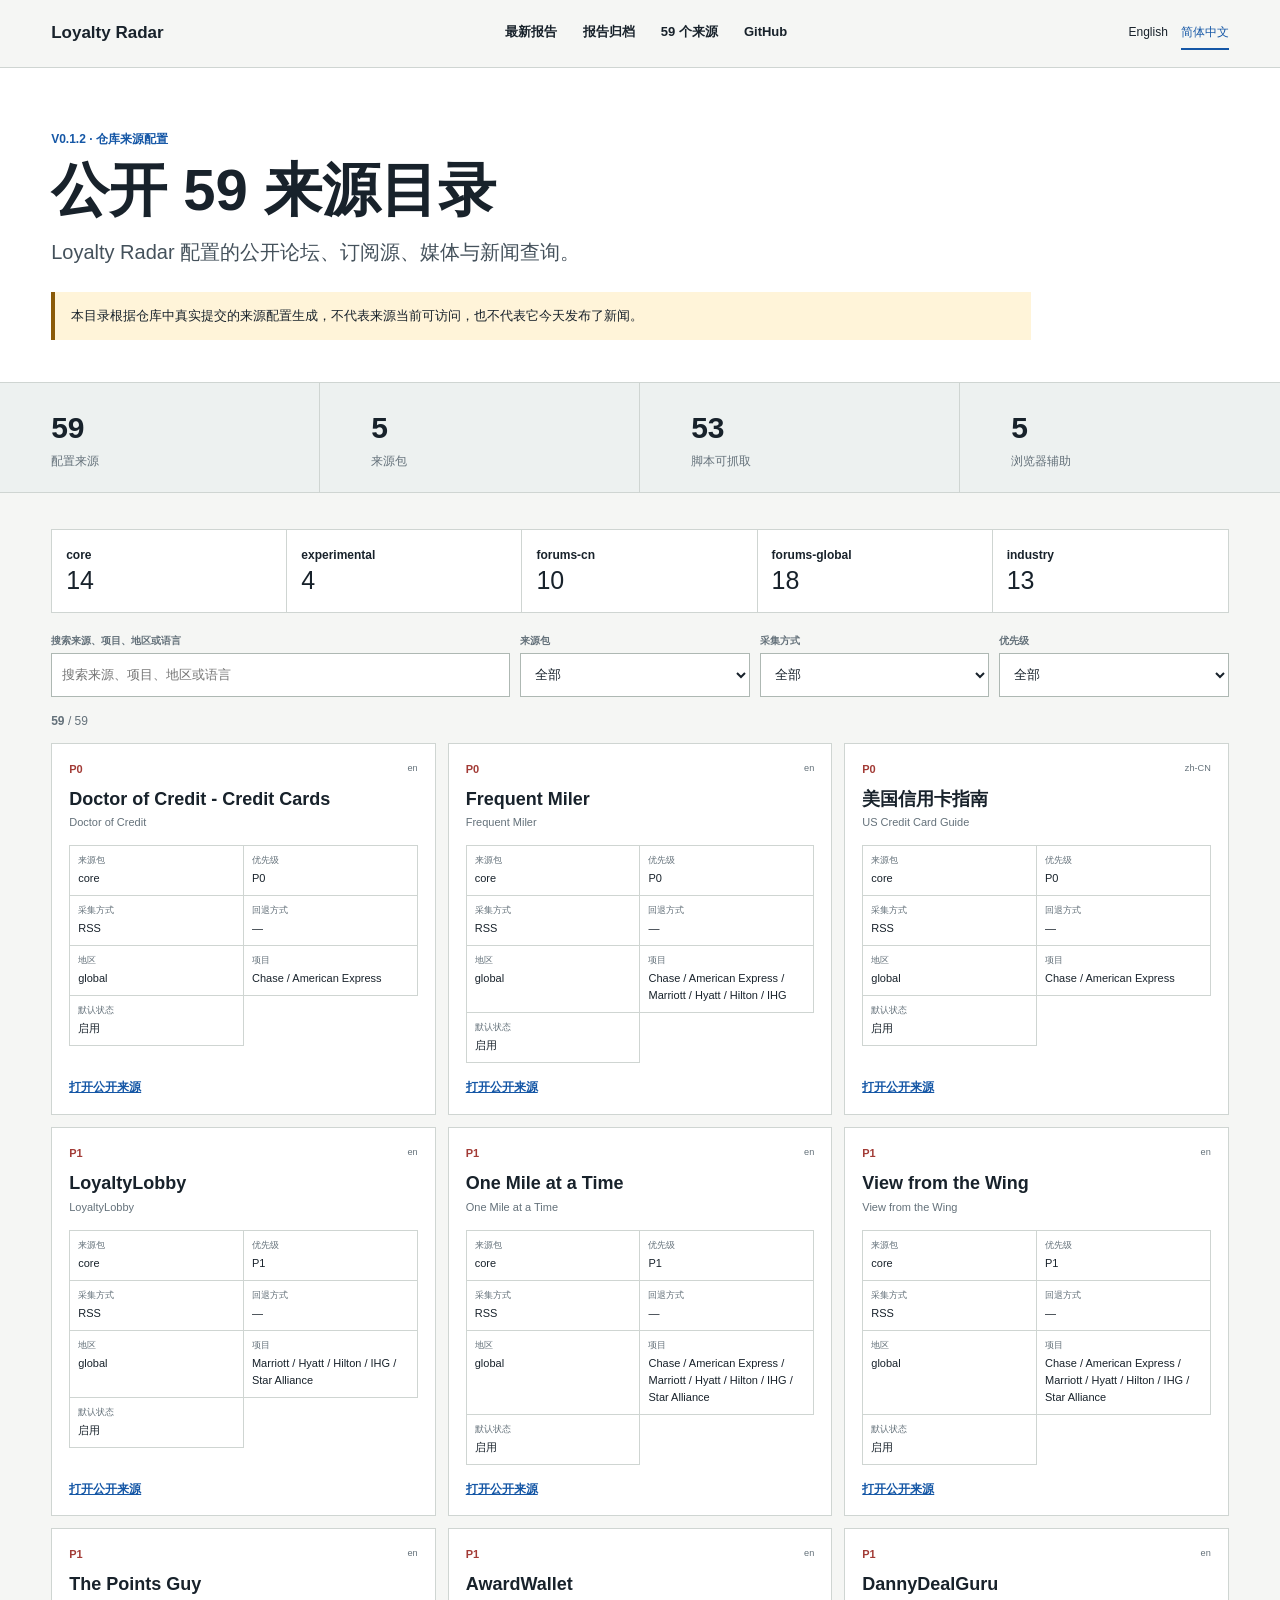
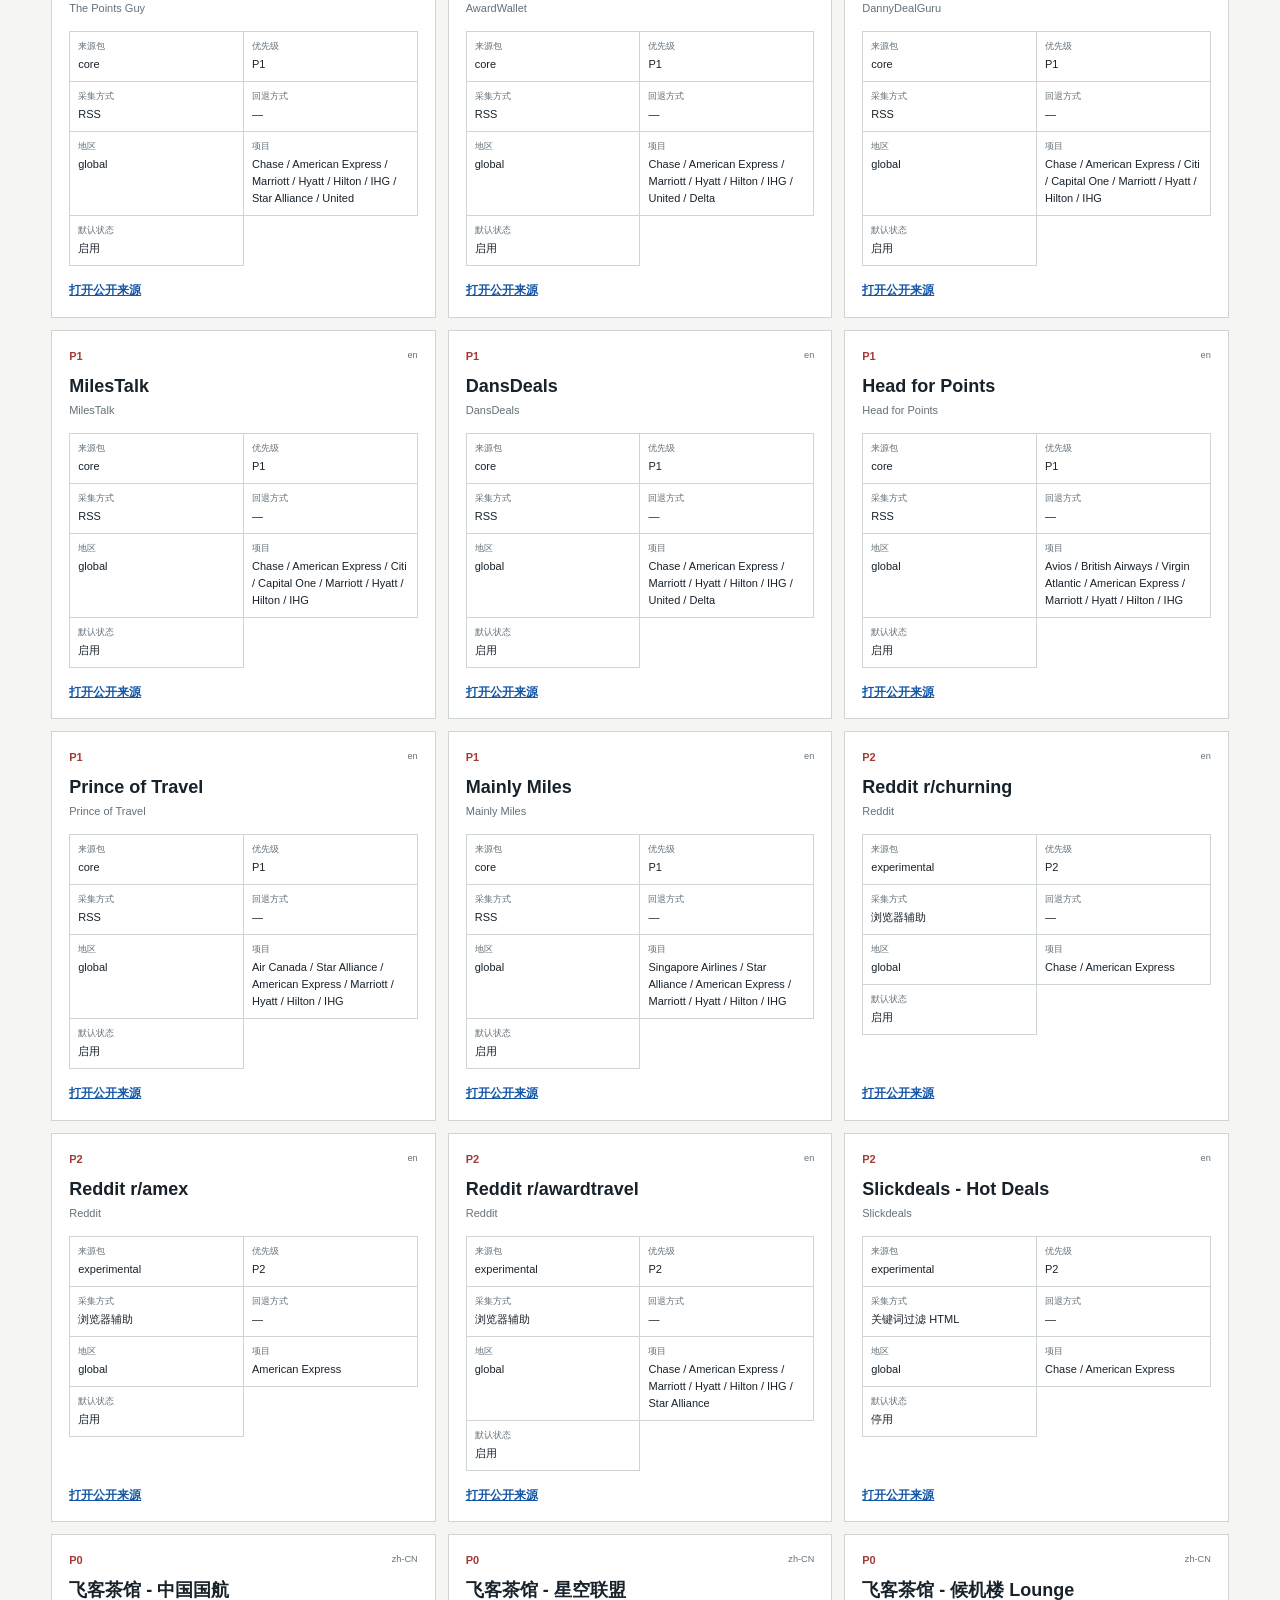
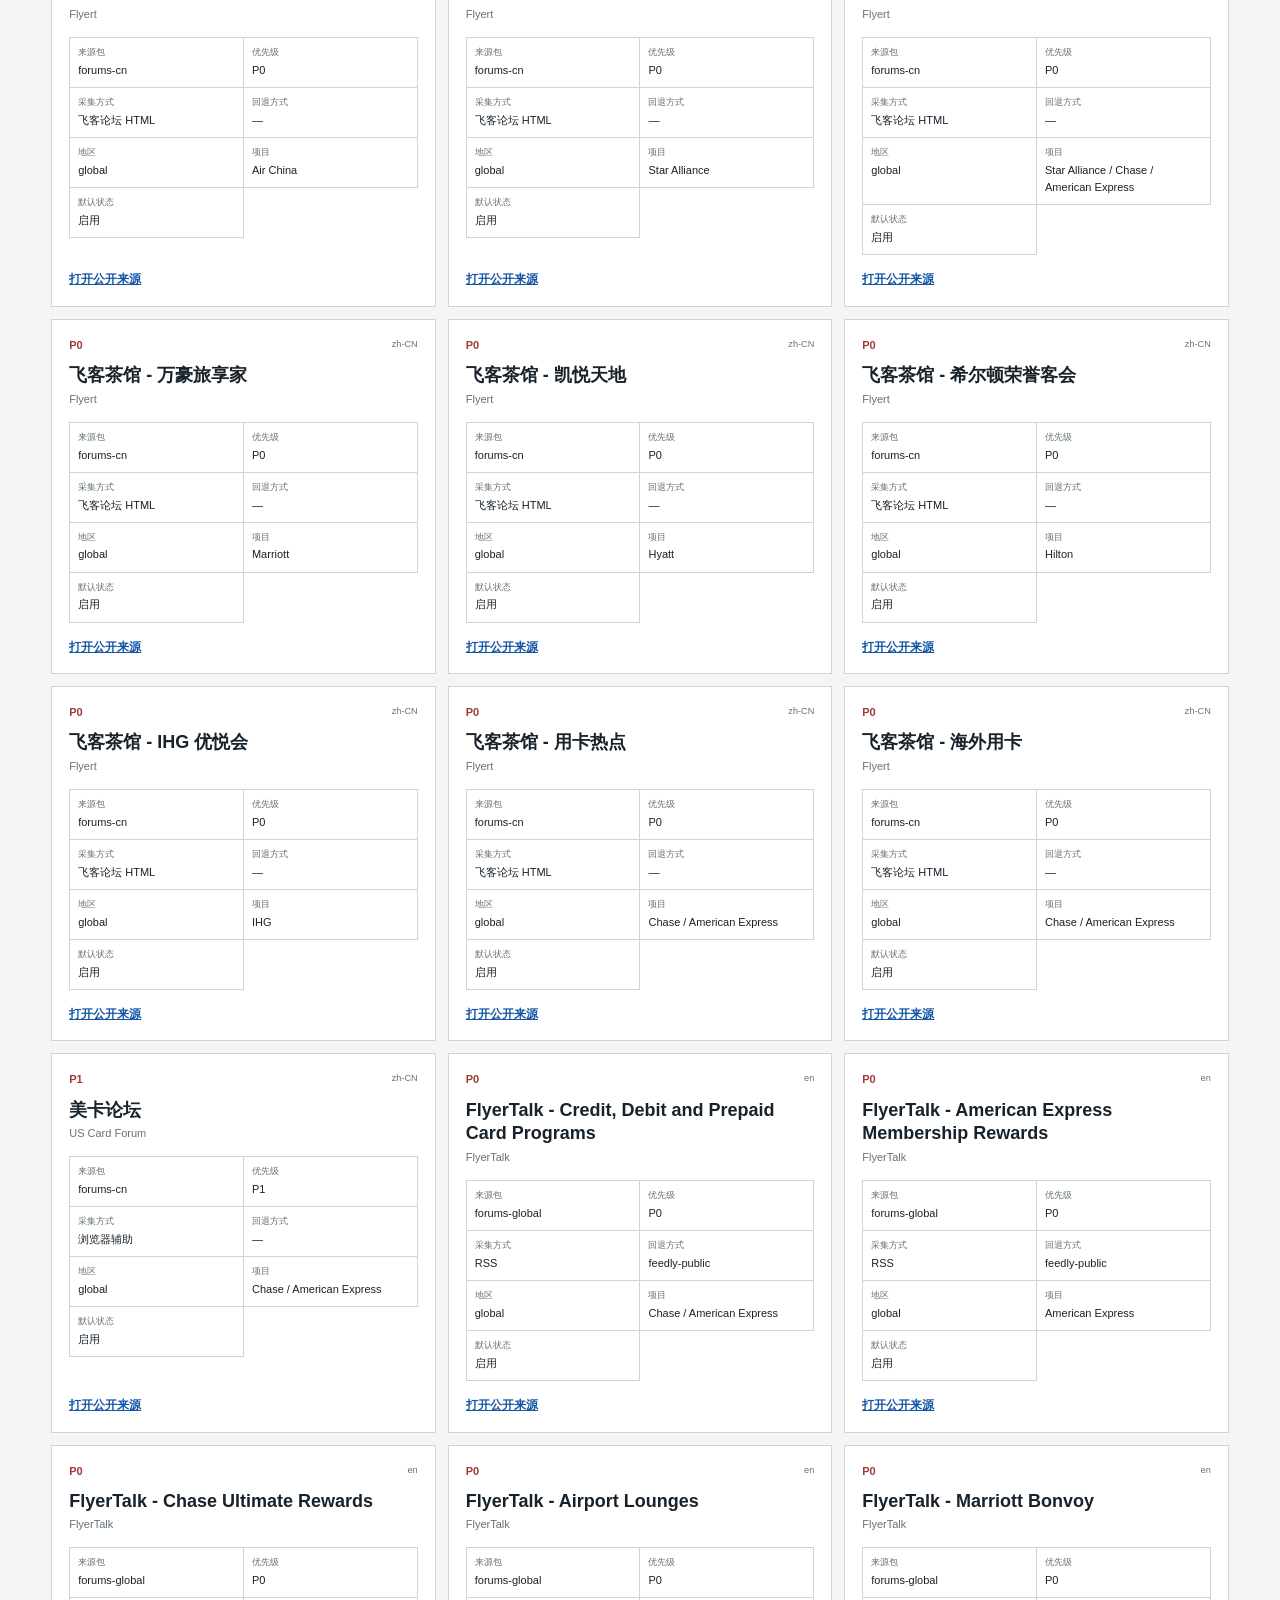
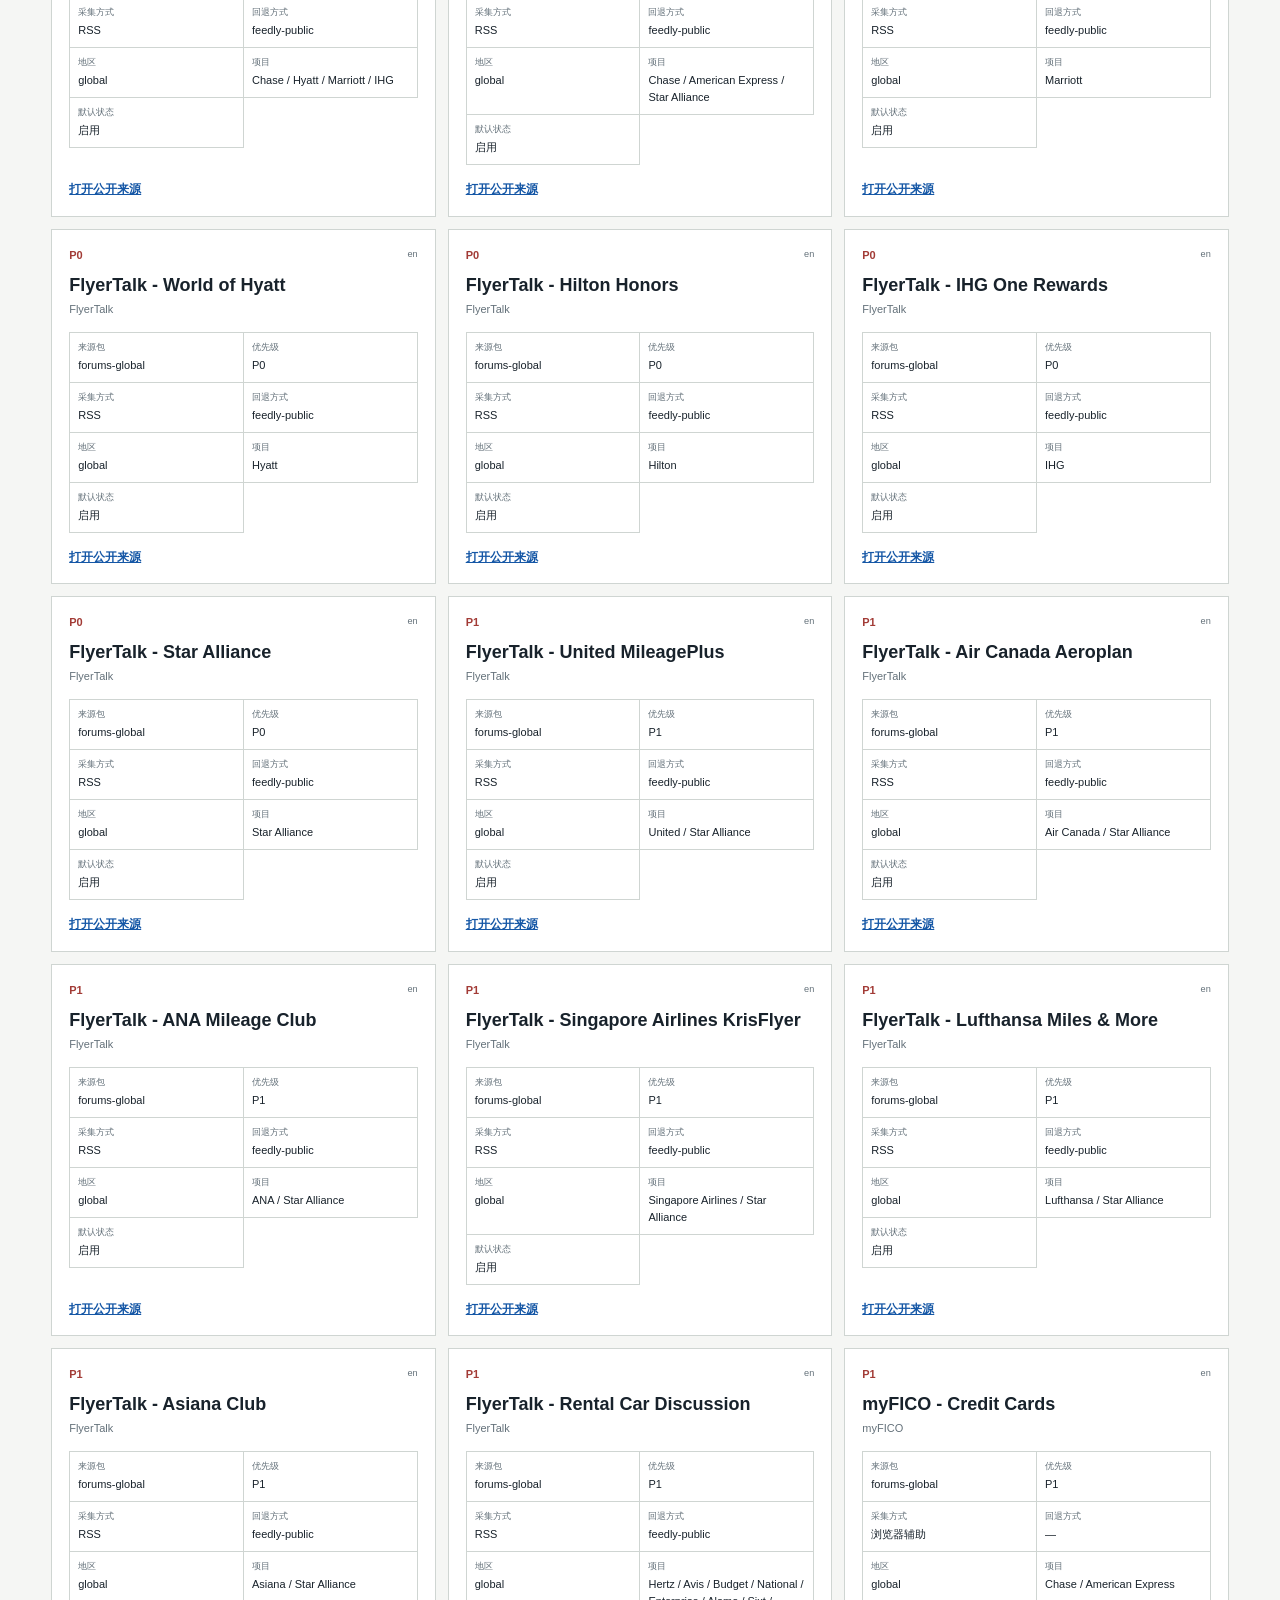
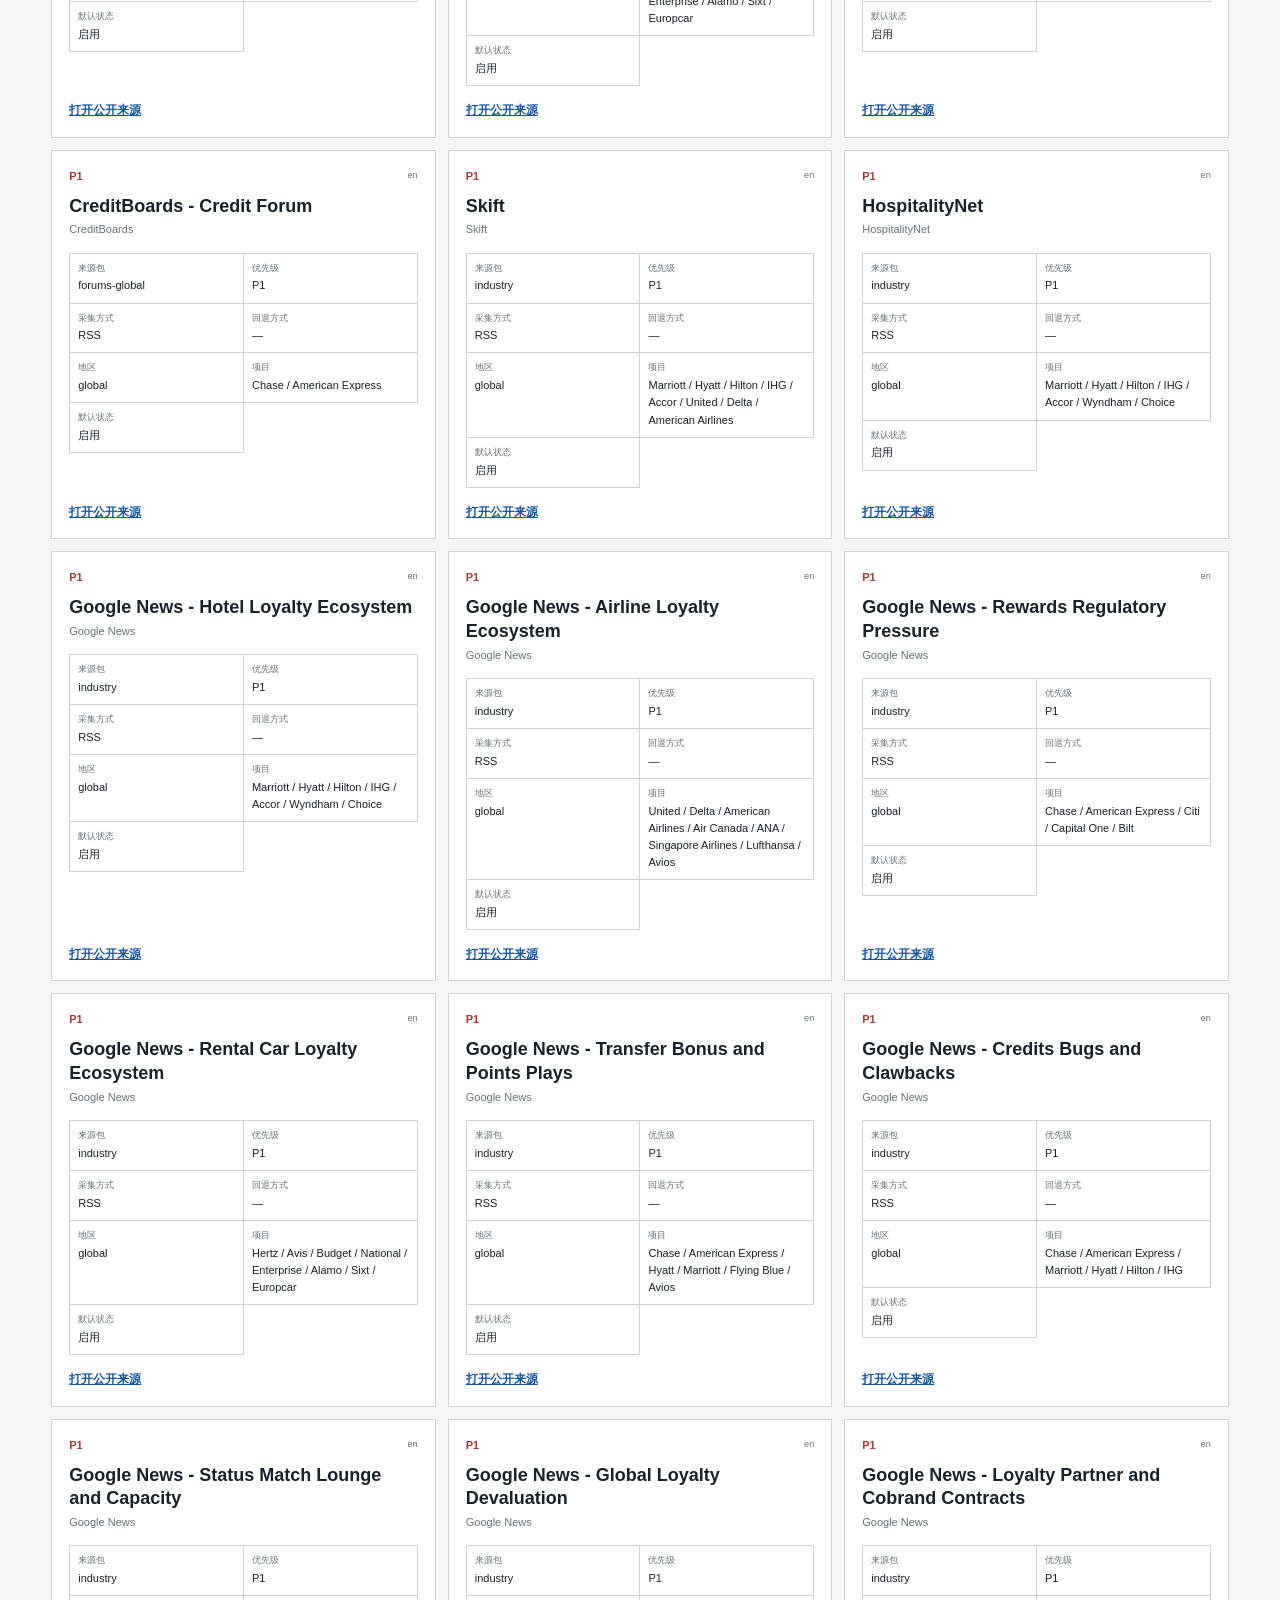
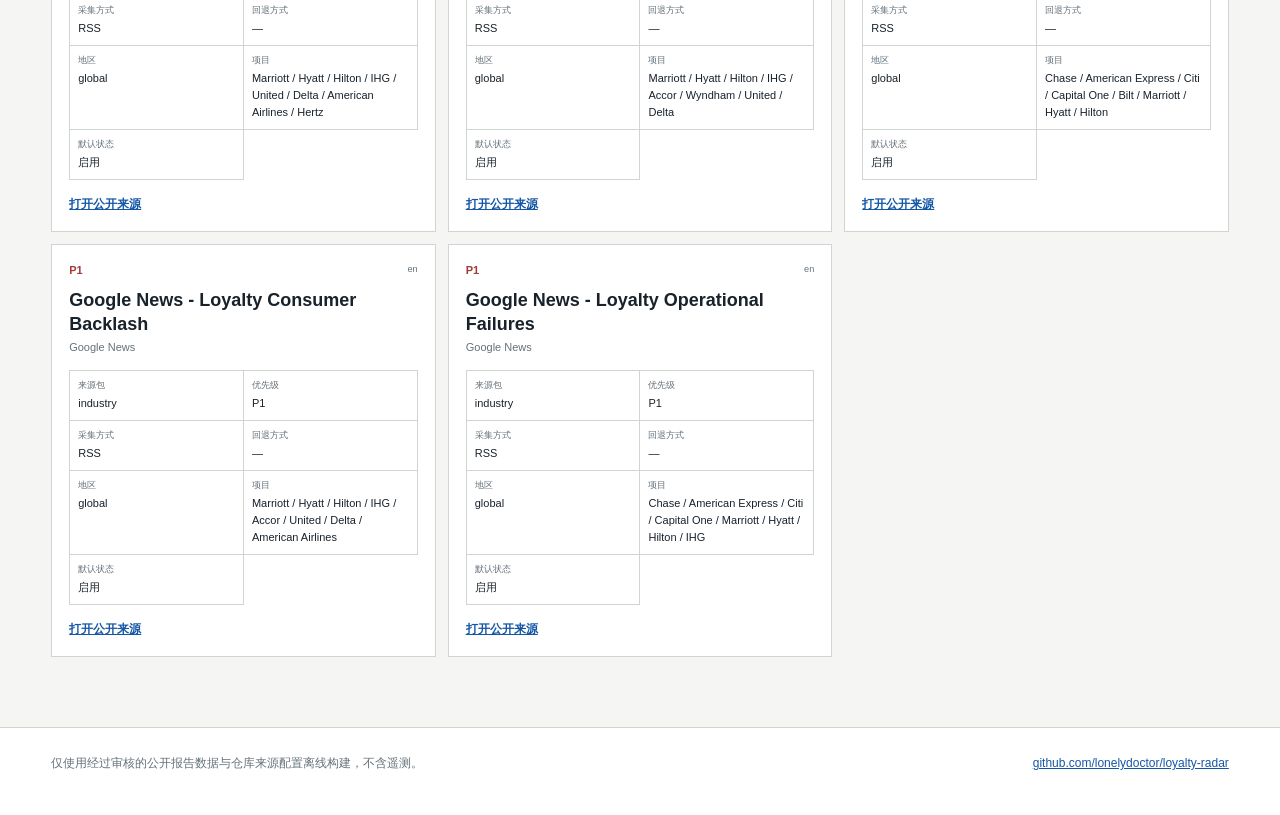
<file: docs/site/zh-CN/sources/index.html>
<!doctype html>
<html lang="zh-CN"><head><meta charset="utf-8"><meta name="viewport" content="width=device-width,initial-scale=1">
<title>公开 59 来源目录 · Loyalty Radar</title><meta name="description" content="Loyalty Radar 配置的公开论坛、订阅源、媒体与新闻查询。">
<meta property="og:type" content="website"><meta property="og:title" content="公开 59 来源目录 · Loyalty Radar"><meta property="og:description" content="Loyalty Radar 配置的公开论坛、订阅源、媒体与新闻查询。">
<meta property="og:image" content="../../assets/social-preview.png"><link rel="icon" type="image/png" href="../../assets/icon-128.png">
<link rel="stylesheet" href="../../assets/site.css"></head><body data-page-locale="zh-CN">
<a class="skip-link" href="#content">跳到主要内容</a>
<header class="site-header"><a class="brand" href="../../zh-CN/">Loyalty Radar</a><nav class="primary-nav" aria-label="主导航"><a href="../../zh-CN/">最新报告</a><a href="../../zh-CN/#archive">报告归档</a><a href="../../zh-CN/sources/">59 个来源</a><a href="https://github.com/lonelydoctor/loyalty-radar">GitHub</a></nav><nav class="language-switch" aria-label="Language / 语言"><a class="" href="../../en/sources/" hreflang="en">English</a><a class="current" href="../../zh-CN/sources/" hreflang="zh-CN">简体中文</a></nav></header>
<main id="content" class="catalog-page" data-catalog-count="59">
<section class="catalog-hero" data-layout-check><p class="eyebrow">v0.1.2 · 仓库来源配置</p><h1>公开 59 来源目录</h1><p class="hero-subtitle" data-critical-text>Loyalty Radar 配置的公开论坛、订阅源、媒体与新闻查询。</p><p class="catalog-notice">本目录根据仓库中真实提交的来源配置生成，不代表来源当前可访问，也不代表它今天发布了新闻。</p></section>
<section class="catalog-metrics" data-layout-check><div><strong>59</strong><span>配置来源</span></div><div><strong>5</strong><span>来源包</span></div><div><strong>53</strong><span>脚本可抓取</span></div><div><strong>5</strong><span>浏览器辅助</span></div></section>
<section class="catalog-content"><div class="pack-strip" data-layout-check><button type="button" data-pack-button="core"><strong>core</strong><span>14</span></button><button type="button" data-pack-button="experimental"><strong>experimental</strong><span>4</span></button><button type="button" data-pack-button="forums-cn"><strong>forums-cn</strong><span>10</span></button><button type="button" data-pack-button="forums-global"><strong>forums-global</strong><span>18</span></button><button type="button" data-pack-button="industry"><strong>industry</strong><span>13</span></button></div><div class="catalog-controls" data-layout-check><label><span>搜索来源、项目、地区或语言</span><input id="source-search" type="search" placeholder="搜索来源、项目、地区或语言"></label><label><span>来源包</span><select id="source-pack"><option value="all">全部</option><option value="core">core (14)</option><option value="experimental">experimental (4)</option><option value="forums-cn">forums-cn (10)</option><option value="forums-global">forums-global (18)</option><option value="industry">industry (13)</option></select></label><label><span>采集方式</span><select id="source-method"><option value="all">全部</option><option value="rss">RSS</option><option value="flyert_forum">飞客论坛 HTML</option><option value="html_keyword">关键词过滤 HTML</option><option value="browser_only">浏览器辅助</option></select></label><label><span>优先级</span><select id="source-priority"><option value="all">全部</option><option>P0</option><option>P1</option><option>P2</option></select></label></div>
<div class="catalog-count"><strong id="visible-source-count">59</strong> / 59</div><div class="source-grid"><article class="source-card" data-search="doctor of credit - credit cards doctor of credit core global en chase / american express" data-pack="core" data-method="rss" data-priority="P0" data-layout-check>
<div class="source-card-head"><span>P0</span><small>en</small></div><h2>Doctor of Credit - Credit Cards</h2><p>Doctor of Credit</p><dl><div><dt>来源包</dt><dd>core</dd></div><div><dt>优先级</dt><dd>P0</dd></div><div><dt>采集方式</dt><dd>RSS</dd></div><div><dt>回退方式</dt><dd>—</dd></div><div><dt>地区</dt><dd>global</dd></div><div><dt>项目</dt><dd>Chase / American Express</dd></div><div><dt>默认状态</dt><dd>启用</dd></div></dl><a href="https://www.doctorofcredit.com/category/credit-cards/feed/" target="_blank" rel="noreferrer">打开公开来源</a></article><article class="source-card" data-search="frequent miler frequent miler core global en chase / american express / marriott / hyatt / hilton / ihg" data-pack="core" data-method="rss" data-priority="P0" data-layout-check>
<div class="source-card-head"><span>P0</span><small>en</small></div><h2>Frequent Miler</h2><p>Frequent Miler</p><dl><div><dt>来源包</dt><dd>core</dd></div><div><dt>优先级</dt><dd>P0</dd></div><div><dt>采集方式</dt><dd>RSS</dd></div><div><dt>回退方式</dt><dd>—</dd></div><div><dt>地区</dt><dd>global</dd></div><div><dt>项目</dt><dd>Chase / American Express / Marriott / Hyatt / Hilton / IHG</dd></div><div><dt>默认状态</dt><dd>启用</dd></div></dl><a href="https://frequentmiler.com/feed/" target="_blank" rel="noreferrer">打开公开来源</a></article><article class="source-card" data-search="美国信用卡指南 us credit card guide core global zh-cn chase / american express" data-pack="core" data-method="rss" data-priority="P0" data-layout-check>
<div class="source-card-head"><span>P0</span><small>zh-CN</small></div><h2>美国信用卡指南</h2><p>US Credit Card Guide</p><dl><div><dt>来源包</dt><dd>core</dd></div><div><dt>优先级</dt><dd>P0</dd></div><div><dt>采集方式</dt><dd>RSS</dd></div><div><dt>回退方式</dt><dd>—</dd></div><div><dt>地区</dt><dd>global</dd></div><div><dt>项目</dt><dd>Chase / American Express</dd></div><div><dt>默认状态</dt><dd>启用</dd></div></dl><a href="https://www.uscreditcardguide.com/zh/feed/" target="_blank" rel="noreferrer">打开公开来源</a></article><article class="source-card" data-search="loyaltylobby loyaltylobby core global en marriott / hyatt / hilton / ihg / star alliance" data-pack="core" data-method="rss" data-priority="P1" data-layout-check>
<div class="source-card-head"><span>P1</span><small>en</small></div><h2>LoyaltyLobby</h2><p>LoyaltyLobby</p><dl><div><dt>来源包</dt><dd>core</dd></div><div><dt>优先级</dt><dd>P1</dd></div><div><dt>采集方式</dt><dd>RSS</dd></div><div><dt>回退方式</dt><dd>—</dd></div><div><dt>地区</dt><dd>global</dd></div><div><dt>项目</dt><dd>Marriott / Hyatt / Hilton / IHG / Star Alliance</dd></div><div><dt>默认状态</dt><dd>启用</dd></div></dl><a href="https://loyaltylobby.com/feed/" target="_blank" rel="noreferrer">打开公开来源</a></article><article class="source-card" data-search="one mile at a time one mile at a time core global en chase / american express / marriott / hyatt / hilton / ihg / star alliance" data-pack="core" data-method="rss" data-priority="P1" data-layout-check>
<div class="source-card-head"><span>P1</span><small>en</small></div><h2>One Mile at a Time</h2><p>One Mile at a Time</p><dl><div><dt>来源包</dt><dd>core</dd></div><div><dt>优先级</dt><dd>P1</dd></div><div><dt>采集方式</dt><dd>RSS</dd></div><div><dt>回退方式</dt><dd>—</dd></div><div><dt>地区</dt><dd>global</dd></div><div><dt>项目</dt><dd>Chase / American Express / Marriott / Hyatt / Hilton / IHG / Star Alliance</dd></div><div><dt>默认状态</dt><dd>启用</dd></div></dl><a href="https://onemileatatime.com/feed/" target="_blank" rel="noreferrer">打开公开来源</a></article><article class="source-card" data-search="view from the wing view from the wing core global en chase / american express / marriott / hyatt / hilton / ihg / star alliance" data-pack="core" data-method="rss" data-priority="P1" data-layout-check>
<div class="source-card-head"><span>P1</span><small>en</small></div><h2>View from the Wing</h2><p>View from the Wing</p><dl><div><dt>来源包</dt><dd>core</dd></div><div><dt>优先级</dt><dd>P1</dd></div><div><dt>采集方式</dt><dd>RSS</dd></div><div><dt>回退方式</dt><dd>—</dd></div><div><dt>地区</dt><dd>global</dd></div><div><dt>项目</dt><dd>Chase / American Express / Marriott / Hyatt / Hilton / IHG / Star Alliance</dd></div><div><dt>默认状态</dt><dd>启用</dd></div></dl><a href="https://viewfromthewing.com/feed/" target="_blank" rel="noreferrer">打开公开来源</a></article><article class="source-card" data-search="the points guy the points guy core global en chase / american express / marriott / hyatt / hilton / ihg / star alliance / united" data-pack="core" data-method="rss" data-priority="P1" data-layout-check>
<div class="source-card-head"><span>P1</span><small>en</small></div><h2>The Points Guy</h2><p>The Points Guy</p><dl><div><dt>来源包</dt><dd>core</dd></div><div><dt>优先级</dt><dd>P1</dd></div><div><dt>采集方式</dt><dd>RSS</dd></div><div><dt>回退方式</dt><dd>—</dd></div><div><dt>地区</dt><dd>global</dd></div><div><dt>项目</dt><dd>Chase / American Express / Marriott / Hyatt / Hilton / IHG / Star Alliance / United</dd></div><div><dt>默认状态</dt><dd>启用</dd></div></dl><a href="https://thepointsguy.com/feed/" target="_blank" rel="noreferrer">打开公开来源</a></article><article class="source-card" data-search="awardwallet awardwallet core global en chase / american express / marriott / hyatt / hilton / ihg / united / delta" data-pack="core" data-method="rss" data-priority="P1" data-layout-check>
<div class="source-card-head"><span>P1</span><small>en</small></div><h2>AwardWallet</h2><p>AwardWallet</p><dl><div><dt>来源包</dt><dd>core</dd></div><div><dt>优先级</dt><dd>P1</dd></div><div><dt>采集方式</dt><dd>RSS</dd></div><div><dt>回退方式</dt><dd>—</dd></div><div><dt>地区</dt><dd>global</dd></div><div><dt>项目</dt><dd>Chase / American Express / Marriott / Hyatt / Hilton / IHG / United / Delta</dd></div><div><dt>默认状态</dt><dd>启用</dd></div></dl><a href="https://awardwallet.com/blog/feed/" target="_blank" rel="noreferrer">打开公开来源</a></article><article class="source-card" data-search="dannydealguru dannydealguru core global en chase / american express / citi / capital one / marriott / hyatt / hilton / ihg" data-pack="core" data-method="rss" data-priority="P1" data-layout-check>
<div class="source-card-head"><span>P1</span><small>en</small></div><h2>DannyDealGuru</h2><p>DannyDealGuru</p><dl><div><dt>来源包</dt><dd>core</dd></div><div><dt>优先级</dt><dd>P1</dd></div><div><dt>采集方式</dt><dd>RSS</dd></div><div><dt>回退方式</dt><dd>—</dd></div><div><dt>地区</dt><dd>global</dd></div><div><dt>项目</dt><dd>Chase / American Express / Citi / Capital One / Marriott / Hyatt / Hilton / IHG</dd></div><div><dt>默认状态</dt><dd>启用</dd></div></dl><a href="https://dannydealguru.com/feed/" target="_blank" rel="noreferrer">打开公开来源</a></article><article class="source-card" data-search="milestalk milestalk core global en chase / american express / citi / capital one / marriott / hyatt / hilton / ihg" data-pack="core" data-method="rss" data-priority="P1" data-layout-check>
<div class="source-card-head"><span>P1</span><small>en</small></div><h2>MilesTalk</h2><p>MilesTalk</p><dl><div><dt>来源包</dt><dd>core</dd></div><div><dt>优先级</dt><dd>P1</dd></div><div><dt>采集方式</dt><dd>RSS</dd></div><div><dt>回退方式</dt><dd>—</dd></div><div><dt>地区</dt><dd>global</dd></div><div><dt>项目</dt><dd>Chase / American Express / Citi / Capital One / Marriott / Hyatt / Hilton / IHG</dd></div><div><dt>默认状态</dt><dd>启用</dd></div></dl><a href="https://milestalk.com/feed/" target="_blank" rel="noreferrer">打开公开来源</a></article><article class="source-card" data-search="dansdeals dansdeals core global en chase / american express / marriott / hyatt / hilton / ihg / united / delta" data-pack="core" data-method="rss" data-priority="P1" data-layout-check>
<div class="source-card-head"><span>P1</span><small>en</small></div><h2>DansDeals</h2><p>DansDeals</p><dl><div><dt>来源包</dt><dd>core</dd></div><div><dt>优先级</dt><dd>P1</dd></div><div><dt>采集方式</dt><dd>RSS</dd></div><div><dt>回退方式</dt><dd>—</dd></div><div><dt>地区</dt><dd>global</dd></div><div><dt>项目</dt><dd>Chase / American Express / Marriott / Hyatt / Hilton / IHG / United / Delta</dd></div><div><dt>默认状态</dt><dd>启用</dd></div></dl><a href="https://www.dansdeals.com/feed/" target="_blank" rel="noreferrer">打开公开来源</a></article><article class="source-card" data-search="head for points head for points core global en avios / british airways / virgin atlantic / american express / marriott / hyatt / hilton / ihg" data-pack="core" data-method="rss" data-priority="P1" data-layout-check>
<div class="source-card-head"><span>P1</span><small>en</small></div><h2>Head for Points</h2><p>Head for Points</p><dl><div><dt>来源包</dt><dd>core</dd></div><div><dt>优先级</dt><dd>P1</dd></div><div><dt>采集方式</dt><dd>RSS</dd></div><div><dt>回退方式</dt><dd>—</dd></div><div><dt>地区</dt><dd>global</dd></div><div><dt>项目</dt><dd>Avios / British Airways / Virgin Atlantic / American Express / Marriott / Hyatt / Hilton / IHG</dd></div><div><dt>默认状态</dt><dd>启用</dd></div></dl><a href="https://www.headforpoints.com/feed/" target="_blank" rel="noreferrer">打开公开来源</a></article><article class="source-card" data-search="prince of travel prince of travel core global en air canada / star alliance / american express / marriott / hyatt / hilton / ihg" data-pack="core" data-method="rss" data-priority="P1" data-layout-check>
<div class="source-card-head"><span>P1</span><small>en</small></div><h2>Prince of Travel</h2><p>Prince of Travel</p><dl><div><dt>来源包</dt><dd>core</dd></div><div><dt>优先级</dt><dd>P1</dd></div><div><dt>采集方式</dt><dd>RSS</dd></div><div><dt>回退方式</dt><dd>—</dd></div><div><dt>地区</dt><dd>global</dd></div><div><dt>项目</dt><dd>Air Canada / Star Alliance / American Express / Marriott / Hyatt / Hilton / IHG</dd></div><div><dt>默认状态</dt><dd>启用</dd></div></dl><a href="https://princeoftravel.com/feed/" target="_blank" rel="noreferrer">打开公开来源</a></article><article class="source-card" data-search="mainly miles mainly miles core global en singapore airlines / star alliance / american express / marriott / hyatt / hilton / ihg" data-pack="core" data-method="rss" data-priority="P1" data-layout-check>
<div class="source-card-head"><span>P1</span><small>en</small></div><h2>Mainly Miles</h2><p>Mainly Miles</p><dl><div><dt>来源包</dt><dd>core</dd></div><div><dt>优先级</dt><dd>P1</dd></div><div><dt>采集方式</dt><dd>RSS</dd></div><div><dt>回退方式</dt><dd>—</dd></div><div><dt>地区</dt><dd>global</dd></div><div><dt>项目</dt><dd>Singapore Airlines / Star Alliance / American Express / Marriott / Hyatt / Hilton / IHG</dd></div><div><dt>默认状态</dt><dd>启用</dd></div></dl><a href="https://mainlymiles.com/feed/" target="_blank" rel="noreferrer">打开公开来源</a></article><article class="source-card" data-search="reddit r/churning reddit experimental global en chase / american express" data-pack="experimental" data-method="browser_only" data-priority="P2" data-layout-check>
<div class="source-card-head"><span>P2</span><small>en</small></div><h2>Reddit r/churning</h2><p>Reddit</p><dl><div><dt>来源包</dt><dd>experimental</dd></div><div><dt>优先级</dt><dd>P2</dd></div><div><dt>采集方式</dt><dd>浏览器辅助</dd></div><div><dt>回退方式</dt><dd>—</dd></div><div><dt>地区</dt><dd>global</dd></div><div><dt>项目</dt><dd>Chase / American Express</dd></div><div><dt>默认状态</dt><dd>启用</dd></div></dl><a href="https://www.reddit.com/r/churning/" target="_blank" rel="noreferrer">打开公开来源</a></article><article class="source-card" data-search="reddit r/amex reddit experimental global en american express" data-pack="experimental" data-method="browser_only" data-priority="P2" data-layout-check>
<div class="source-card-head"><span>P2</span><small>en</small></div><h2>Reddit r/amex</h2><p>Reddit</p><dl><div><dt>来源包</dt><dd>experimental</dd></div><div><dt>优先级</dt><dd>P2</dd></div><div><dt>采集方式</dt><dd>浏览器辅助</dd></div><div><dt>回退方式</dt><dd>—</dd></div><div><dt>地区</dt><dd>global</dd></div><div><dt>项目</dt><dd>American Express</dd></div><div><dt>默认状态</dt><dd>启用</dd></div></dl><a href="https://www.reddit.com/r/amex/" target="_blank" rel="noreferrer">打开公开来源</a></article><article class="source-card" data-search="reddit r/awardtravel reddit experimental global en chase / american express / marriott / hyatt / hilton / ihg / star alliance" data-pack="experimental" data-method="browser_only" data-priority="P2" data-layout-check>
<div class="source-card-head"><span>P2</span><small>en</small></div><h2>Reddit r/awardtravel</h2><p>Reddit</p><dl><div><dt>来源包</dt><dd>experimental</dd></div><div><dt>优先级</dt><dd>P2</dd></div><div><dt>采集方式</dt><dd>浏览器辅助</dd></div><div><dt>回退方式</dt><dd>—</dd></div><div><dt>地区</dt><dd>global</dd></div><div><dt>项目</dt><dd>Chase / American Express / Marriott / Hyatt / Hilton / IHG / Star Alliance</dd></div><div><dt>默认状态</dt><dd>启用</dd></div></dl><a href="https://www.reddit.com/r/awardtravel/" target="_blank" rel="noreferrer">打开公开来源</a></article><article class="source-card" data-search="slickdeals - hot deals slickdeals experimental global en chase / american express" data-pack="experimental" data-method="html_keyword" data-priority="P2" data-layout-check>
<div class="source-card-head"><span>P2</span><small>en</small></div><h2>Slickdeals - Hot Deals</h2><p>Slickdeals</p><dl><div><dt>来源包</dt><dd>experimental</dd></div><div><dt>优先级</dt><dd>P2</dd></div><div><dt>采集方式</dt><dd>关键词过滤 HTML</dd></div><div><dt>回退方式</dt><dd>—</dd></div><div><dt>地区</dt><dd>global</dd></div><div><dt>项目</dt><dd>Chase / American Express</dd></div><div><dt>默认状态</dt><dd>停用</dd></div></dl><a href="https://slickdeals.net/forums/forumdisplay.php?f=9" target="_blank" rel="noreferrer">打开公开来源</a></article><article class="source-card" data-search="飞客茶馆 - 中国国航 flyert forums-cn global zh-cn air china" data-pack="forums-cn" data-method="flyert_forum" data-priority="P0" data-layout-check>
<div class="source-card-head"><span>P0</span><small>zh-CN</small></div><h2>飞客茶馆 - 中国国航</h2><p>Flyert</p><dl><div><dt>来源包</dt><dd>forums-cn</dd></div><div><dt>优先级</dt><dd>P0</dd></div><div><dt>采集方式</dt><dd>飞客论坛 HTML</dd></div><div><dt>回退方式</dt><dd>—</dd></div><div><dt>地区</dt><dd>global</dd></div><div><dt>项目</dt><dd>Air China</dd></div><div><dt>默认状态</dt><dd>启用</dd></div></dl><a href="https://www.flyert.com/forum.php?mod=forumdisplay&amp;orderby=dateline&amp;fid=68" target="_blank" rel="noreferrer">打开公开来源</a></article><article class="source-card" data-search="飞客茶馆 - 星空联盟 flyert forums-cn global zh-cn star alliance" data-pack="forums-cn" data-method="flyert_forum" data-priority="P0" data-layout-check>
<div class="source-card-head"><span>P0</span><small>zh-CN</small></div><h2>飞客茶馆 - 星空联盟</h2><p>Flyert</p><dl><div><dt>来源包</dt><dd>forums-cn</dd></div><div><dt>优先级</dt><dd>P0</dd></div><div><dt>采集方式</dt><dd>飞客论坛 HTML</dd></div><div><dt>回退方式</dt><dd>—</dd></div><div><dt>地区</dt><dd>global</dd></div><div><dt>项目</dt><dd>Star Alliance</dd></div><div><dt>默认状态</dt><dd>启用</dd></div></dl><a href="https://www.flyert.com/forum.php?mod=forumdisplay&amp;orderby=dateline&amp;fid=110" target="_blank" rel="noreferrer">打开公开来源</a></article><article class="source-card" data-search="飞客茶馆 - 候机楼 lounge flyert forums-cn global zh-cn star alliance / chase / american express" data-pack="forums-cn" data-method="flyert_forum" data-priority="P0" data-layout-check>
<div class="source-card-head"><span>P0</span><small>zh-CN</small></div><h2>飞客茶馆 - 候机楼 Lounge</h2><p>Flyert</p><dl><div><dt>来源包</dt><dd>forums-cn</dd></div><div><dt>优先级</dt><dd>P0</dd></div><div><dt>采集方式</dt><dd>飞客论坛 HTML</dd></div><div><dt>回退方式</dt><dd>—</dd></div><div><dt>地区</dt><dd>global</dd></div><div><dt>项目</dt><dd>Star Alliance / Chase / American Express</dd></div><div><dt>默认状态</dt><dd>启用</dd></div></dl><a href="https://www.flyert.com/forum.php?mod=forumdisplay&amp;orderby=dateline&amp;fid=371" target="_blank" rel="noreferrer">打开公开来源</a></article><article class="source-card" data-search="飞客茶馆 - 万豪旅享家 flyert forums-cn global zh-cn marriott" data-pack="forums-cn" data-method="flyert_forum" data-priority="P0" data-layout-check>
<div class="source-card-head"><span>P0</span><small>zh-CN</small></div><h2>飞客茶馆 - 万豪旅享家</h2><p>Flyert</p><dl><div><dt>来源包</dt><dd>forums-cn</dd></div><div><dt>优先级</dt><dd>P0</dd></div><div><dt>采集方式</dt><dd>飞客论坛 HTML</dd></div><div><dt>回退方式</dt><dd>—</dd></div><div><dt>地区</dt><dd>global</dd></div><div><dt>项目</dt><dd>Marriott</dd></div><div><dt>默认状态</dt><dd>启用</dd></div></dl><a href="https://www.flyert.com/forum.php?mod=forumdisplay&amp;orderby=dateline&amp;fid=63" target="_blank" rel="noreferrer">打开公开来源</a></article><article class="source-card" data-search="飞客茶馆 - 凯悦天地 flyert forums-cn global zh-cn hyatt" data-pack="forums-cn" data-method="flyert_forum" data-priority="P0" data-layout-check>
<div class="source-card-head"><span>P0</span><small>zh-CN</small></div><h2>飞客茶馆 - 凯悦天地</h2><p>Flyert</p><dl><div><dt>来源包</dt><dd>forums-cn</dd></div><div><dt>优先级</dt><dd>P0</dd></div><div><dt>采集方式</dt><dd>飞客论坛 HTML</dd></div><div><dt>回退方式</dt><dd>—</dd></div><div><dt>地区</dt><dd>global</dd></div><div><dt>项目</dt><dd>Hyatt</dd></div><div><dt>默认状态</dt><dd>启用</dd></div></dl><a href="https://www.flyert.com/forum.php?mod=forumdisplay&amp;orderby=dateline&amp;fid=60" target="_blank" rel="noreferrer">打开公开来源</a></article><article class="source-card" data-search="飞客茶馆 - 希尔顿荣誉客会 flyert forums-cn global zh-cn hilton" data-pack="forums-cn" data-method="flyert_forum" data-priority="P0" data-layout-check>
<div class="source-card-head"><span>P0</span><small>zh-CN</small></div><h2>飞客茶馆 - 希尔顿荣誉客会</h2><p>Flyert</p><dl><div><dt>来源包</dt><dd>forums-cn</dd></div><div><dt>优先级</dt><dd>P0</dd></div><div><dt>采集方式</dt><dd>飞客论坛 HTML</dd></div><div><dt>回退方式</dt><dd>—</dd></div><div><dt>地区</dt><dd>global</dd></div><div><dt>项目</dt><dd>Hilton</dd></div><div><dt>默认状态</dt><dd>启用</dd></div></dl><a href="https://www.flyert.com/forum.php?mod=forumdisplay&amp;orderby=dateline&amp;fid=61" target="_blank" rel="noreferrer">打开公开来源</a></article><article class="source-card" data-search="飞客茶馆 - ihg 优悦会 flyert forums-cn global zh-cn ihg" data-pack="forums-cn" data-method="flyert_forum" data-priority="P0" data-layout-check>
<div class="source-card-head"><span>P0</span><small>zh-CN</small></div><h2>飞客茶馆 - IHG 优悦会</h2><p>Flyert</p><dl><div><dt>来源包</dt><dd>forums-cn</dd></div><div><dt>优先级</dt><dd>P0</dd></div><div><dt>采集方式</dt><dd>飞客论坛 HTML</dd></div><div><dt>回退方式</dt><dd>—</dd></div><div><dt>地区</dt><dd>global</dd></div><div><dt>项目</dt><dd>IHG</dd></div><div><dt>默认状态</dt><dd>启用</dd></div></dl><a href="https://www.flyert.com/forum.php?mod=forumdisplay&amp;orderby=dateline&amp;fid=23" target="_blank" rel="noreferrer">打开公开来源</a></article><article class="source-card" data-search="飞客茶馆 - 用卡热点 flyert forums-cn global zh-cn chase / american express" data-pack="forums-cn" data-method="flyert_forum" data-priority="P0" data-layout-check>
<div class="source-card-head"><span>P0</span><small>zh-CN</small></div><h2>飞客茶馆 - 用卡热点</h2><p>Flyert</p><dl><div><dt>来源包</dt><dd>forums-cn</dd></div><div><dt>优先级</dt><dd>P0</dd></div><div><dt>采集方式</dt><dd>飞客论坛 HTML</dd></div><div><dt>回退方式</dt><dd>—</dd></div><div><dt>地区</dt><dd>global</dd></div><div><dt>项目</dt><dd>Chase / American Express</dd></div><div><dt>默认状态</dt><dd>启用</dd></div></dl><a href="https://www.flyert.com/forum.php?mod=forumdisplay&amp;orderby=dateline&amp;fid=59" target="_blank" rel="noreferrer">打开公开来源</a></article><article class="source-card" data-search="飞客茶馆 - 海外用卡 flyert forums-cn global zh-cn chase / american express" data-pack="forums-cn" data-method="flyert_forum" data-priority="P0" data-layout-check>
<div class="source-card-head"><span>P0</span><small>zh-CN</small></div><h2>飞客茶馆 - 海外用卡</h2><p>Flyert</p><dl><div><dt>来源包</dt><dd>forums-cn</dd></div><div><dt>优先级</dt><dd>P0</dd></div><div><dt>采集方式</dt><dd>飞客论坛 HTML</dd></div><div><dt>回退方式</dt><dd>—</dd></div><div><dt>地区</dt><dd>global</dd></div><div><dt>项目</dt><dd>Chase / American Express</dd></div><div><dt>默认状态</dt><dd>启用</dd></div></dl><a href="https://www.flyert.com/forum.php?mod=forumdisplay&amp;orderby=dateline&amp;fid=228" target="_blank" rel="noreferrer">打开公开来源</a></article><article class="source-card" data-search="美卡论坛 us card forum forums-cn global zh-cn chase / american express" data-pack="forums-cn" data-method="browser_only" data-priority="P1" data-layout-check>
<div class="source-card-head"><span>P1</span><small>zh-CN</small></div><h2>美卡论坛</h2><p>US Card Forum</p><dl><div><dt>来源包</dt><dd>forums-cn</dd></div><div><dt>优先级</dt><dd>P1</dd></div><div><dt>采集方式</dt><dd>浏览器辅助</dd></div><div><dt>回退方式</dt><dd>—</dd></div><div><dt>地区</dt><dd>global</dd></div><div><dt>项目</dt><dd>Chase / American Express</dd></div><div><dt>默认状态</dt><dd>启用</dd></div></dl><a href="https://www.uscardforum.com/" target="_blank" rel="noreferrer">打开公开来源</a></article><article class="source-card" data-search="flyertalk - credit, debit and prepaid card programs flyertalk forums-global global en chase / american express" data-pack="forums-global" data-method="rss" data-priority="P0" data-layout-check>
<div class="source-card-head"><span>P0</span><small>en</small></div><h2>FlyerTalk - Credit, Debit and Prepaid Card Programs</h2><p>FlyerTalk</p><dl><div><dt>来源包</dt><dd>forums-global</dd></div><div><dt>优先级</dt><dd>P0</dd></div><div><dt>采集方式</dt><dd>RSS</dd></div><div><dt>回退方式</dt><dd>feedly-public</dd></div><div><dt>地区</dt><dd>global</dd></div><div><dt>项目</dt><dd>Chase / American Express</dd></div><div><dt>默认状态</dt><dd>启用</dd></div></dl><a href="https://www.flyertalk.com/forum/external.php?type=RSS2&amp;forumids=390" target="_blank" rel="noreferrer">打开公开来源</a></article><article class="source-card" data-search="flyertalk - american express membership rewards flyertalk forums-global global en american express" data-pack="forums-global" data-method="rss" data-priority="P0" data-layout-check>
<div class="source-card-head"><span>P0</span><small>en</small></div><h2>FlyerTalk - American Express Membership Rewards</h2><p>FlyerTalk</p><dl><div><dt>来源包</dt><dd>forums-global</dd></div><div><dt>优先级</dt><dd>P0</dd></div><div><dt>采集方式</dt><dd>RSS</dd></div><div><dt>回退方式</dt><dd>feedly-public</dd></div><div><dt>地区</dt><dd>global</dd></div><div><dt>项目</dt><dd>American Express</dd></div><div><dt>默认状态</dt><dd>启用</dd></div></dl><a href="https://www.flyertalk.com/forum/external.php?type=RSS2&amp;forumids=410" target="_blank" rel="noreferrer">打开公开来源</a></article><article class="source-card" data-search="flyertalk - chase ultimate rewards flyertalk forums-global global en chase / hyatt / marriott / ihg" data-pack="forums-global" data-method="rss" data-priority="P0" data-layout-check>
<div class="source-card-head"><span>P0</span><small>en</small></div><h2>FlyerTalk - Chase Ultimate Rewards</h2><p>FlyerTalk</p><dl><div><dt>来源包</dt><dd>forums-global</dd></div><div><dt>优先级</dt><dd>P0</dd></div><div><dt>采集方式</dt><dd>RSS</dd></div><div><dt>回退方式</dt><dd>feedly-public</dd></div><div><dt>地区</dt><dd>global</dd></div><div><dt>项目</dt><dd>Chase / Hyatt / Marriott / IHG</dd></div><div><dt>默认状态</dt><dd>启用</dd></div></dl><a href="https://www.flyertalk.com/forum/external.php?type=RSS2&amp;forumids=722" target="_blank" rel="noreferrer">打开公开来源</a></article><article class="source-card" data-search="flyertalk - airport lounges flyertalk forums-global global en chase / american express / star alliance" data-pack="forums-global" data-method="rss" data-priority="P0" data-layout-check>
<div class="source-card-head"><span>P0</span><small>en</small></div><h2>FlyerTalk - Airport Lounges</h2><p>FlyerTalk</p><dl><div><dt>来源包</dt><dd>forums-global</dd></div><div><dt>优先级</dt><dd>P0</dd></div><div><dt>采集方式</dt><dd>RSS</dd></div><div><dt>回退方式</dt><dd>feedly-public</dd></div><div><dt>地区</dt><dd>global</dd></div><div><dt>项目</dt><dd>Chase / American Express / Star Alliance</dd></div><div><dt>默认状态</dt><dd>启用</dd></div></dl><a href="https://www.flyertalk.com/forum/external.php?type=RSS2&amp;forumids=763" target="_blank" rel="noreferrer">打开公开来源</a></article><article class="source-card" data-search="flyertalk - marriott bonvoy flyertalk forums-global global en marriott" data-pack="forums-global" data-method="rss" data-priority="P0" data-layout-check>
<div class="source-card-head"><span>P0</span><small>en</small></div><h2>FlyerTalk - Marriott Bonvoy</h2><p>FlyerTalk</p><dl><div><dt>来源包</dt><dd>forums-global</dd></div><div><dt>优先级</dt><dd>P0</dd></div><div><dt>采集方式</dt><dd>RSS</dd></div><div><dt>回退方式</dt><dd>feedly-public</dd></div><div><dt>地区</dt><dd>global</dd></div><div><dt>项目</dt><dd>Marriott</dd></div><div><dt>默认状态</dt><dd>启用</dd></div></dl><a href="https://www.flyertalk.com/forum/external.php?type=RSS2&amp;forumids=766" target="_blank" rel="noreferrer">打开公开来源</a></article><article class="source-card" data-search="flyertalk - world of hyatt flyertalk forums-global global en hyatt" data-pack="forums-global" data-method="rss" data-priority="P0" data-layout-check>
<div class="source-card-head"><span>P0</span><small>en</small></div><h2>FlyerTalk - World of Hyatt</h2><p>FlyerTalk</p><dl><div><dt>来源包</dt><dd>forums-global</dd></div><div><dt>优先级</dt><dd>P0</dd></div><div><dt>采集方式</dt><dd>RSS</dd></div><div><dt>回退方式</dt><dd>feedly-public</dd></div><div><dt>地区</dt><dd>global</dd></div><div><dt>项目</dt><dd>Hyatt</dd></div><div><dt>默认状态</dt><dd>启用</dd></div></dl><a href="https://www.flyertalk.com/forum/external.php?type=RSS2&amp;forumids=418" target="_blank" rel="noreferrer">打开公开来源</a></article><article class="source-card" data-search="flyertalk - hilton honors flyertalk forums-global global en hilton" data-pack="forums-global" data-method="rss" data-priority="P0" data-layout-check>
<div class="source-card-head"><span>P0</span><small>en</small></div><h2>FlyerTalk - Hilton Honors</h2><p>FlyerTalk</p><dl><div><dt>来源包</dt><dd>forums-global</dd></div><div><dt>优先级</dt><dd>P0</dd></div><div><dt>采集方式</dt><dd>RSS</dd></div><div><dt>回退方式</dt><dd>feedly-public</dd></div><div><dt>地区</dt><dd>global</dd></div><div><dt>项目</dt><dd>Hilton</dd></div><div><dt>默认状态</dt><dd>启用</dd></div></dl><a href="https://www.flyertalk.com/forum/external.php?type=RSS2&amp;forumids=417" target="_blank" rel="noreferrer">打开公开来源</a></article><article class="source-card" data-search="flyertalk - ihg one rewards flyertalk forums-global global en ihg" data-pack="forums-global" data-method="rss" data-priority="P0" data-layout-check>
<div class="source-card-head"><span>P0</span><small>en</small></div><h2>FlyerTalk - IHG One Rewards</h2><p>FlyerTalk</p><dl><div><dt>来源包</dt><dd>forums-global</dd></div><div><dt>优先级</dt><dd>P0</dd></div><div><dt>采集方式</dt><dd>RSS</dd></div><div><dt>回退方式</dt><dd>feedly-public</dd></div><div><dt>地区</dt><dd>global</dd></div><div><dt>项目</dt><dd>IHG</dd></div><div><dt>默认状态</dt><dd>启用</dd></div></dl><a href="https://www.flyertalk.com/forum/external.php?type=RSS2&amp;forumids=426" target="_blank" rel="noreferrer">打开公开来源</a></article><article class="source-card" data-search="flyertalk - star alliance flyertalk forums-global global en star alliance" data-pack="forums-global" data-method="rss" data-priority="P0" data-layout-check>
<div class="source-card-head"><span>P0</span><small>en</small></div><h2>FlyerTalk - Star Alliance</h2><p>FlyerTalk</p><dl><div><dt>来源包</dt><dd>forums-global</dd></div><div><dt>优先级</dt><dd>P0</dd></div><div><dt>采集方式</dt><dd>RSS</dd></div><div><dt>回退方式</dt><dd>feedly-public</dd></div><div><dt>地区</dt><dd>global</dd></div><div><dt>项目</dt><dd>Star Alliance</dd></div><div><dt>默认状态</dt><dd>启用</dd></div></dl><a href="https://www.flyertalk.com/forum/external.php?type=RSS2&amp;forumids=413" target="_blank" rel="noreferrer">打开公开来源</a></article><article class="source-card" data-search="flyertalk - united mileageplus flyertalk forums-global global en united / star alliance" data-pack="forums-global" data-method="rss" data-priority="P1" data-layout-check>
<div class="source-card-head"><span>P1</span><small>en</small></div><h2>FlyerTalk - United MileagePlus</h2><p>FlyerTalk</p><dl><div><dt>来源包</dt><dd>forums-global</dd></div><div><dt>优先级</dt><dd>P1</dd></div><div><dt>采集方式</dt><dd>RSS</dd></div><div><dt>回退方式</dt><dd>feedly-public</dd></div><div><dt>地区</dt><dd>global</dd></div><div><dt>项目</dt><dd>United / Star Alliance</dd></div><div><dt>默认状态</dt><dd>启用</dd></div></dl><a href="https://www.flyertalk.com/forum/external.php?type=RSS2&amp;forumids=681" target="_blank" rel="noreferrer">打开公开来源</a></article><article class="source-card" data-search="flyertalk - air canada aeroplan flyertalk forums-global global en air canada / star alliance" data-pack="forums-global" data-method="rss" data-priority="P1" data-layout-check>
<div class="source-card-head"><span>P1</span><small>en</small></div><h2>FlyerTalk - Air Canada Aeroplan</h2><p>FlyerTalk</p><dl><div><dt>来源包</dt><dd>forums-global</dd></div><div><dt>优先级</dt><dd>P1</dd></div><div><dt>采集方式</dt><dd>RSS</dd></div><div><dt>回退方式</dt><dd>feedly-public</dd></div><div><dt>地区</dt><dd>global</dd></div><div><dt>项目</dt><dd>Air Canada / Star Alliance</dd></div><div><dt>默认状态</dt><dd>启用</dd></div></dl><a href="https://www.flyertalk.com/forum/external.php?type=RSS2&amp;forumids=375" target="_blank" rel="noreferrer">打开公开来源</a></article><article class="source-card" data-search="flyertalk - ana mileage club flyertalk forums-global global en ana / star alliance" data-pack="forums-global" data-method="rss" data-priority="P1" data-layout-check>
<div class="source-card-head"><span>P1</span><small>en</small></div><h2>FlyerTalk - ANA Mileage Club</h2><p>FlyerTalk</p><dl><div><dt>来源包</dt><dd>forums-global</dd></div><div><dt>优先级</dt><dd>P1</dd></div><div><dt>采集方式</dt><dd>RSS</dd></div><div><dt>回退方式</dt><dd>feedly-public</dd></div><div><dt>地区</dt><dd>global</dd></div><div><dt>项目</dt><dd>ANA / Star Alliance</dd></div><div><dt>默认状态</dt><dd>启用</dd></div></dl><a href="https://www.flyertalk.com/forum/external.php?type=RSS2&amp;forumids=443" target="_blank" rel="noreferrer">打开公开来源</a></article><article class="source-card" data-search="flyertalk - singapore airlines krisflyer flyertalk forums-global global en singapore airlines / star alliance" data-pack="forums-global" data-method="rss" data-priority="P1" data-layout-check>
<div class="source-card-head"><span>P1</span><small>en</small></div><h2>FlyerTalk - Singapore Airlines KrisFlyer</h2><p>FlyerTalk</p><dl><div><dt>来源包</dt><dd>forums-global</dd></div><div><dt>优先级</dt><dd>P1</dd></div><div><dt>采集方式</dt><dd>RSS</dd></div><div><dt>回退方式</dt><dd>feedly-public</dd></div><div><dt>地区</dt><dd>global</dd></div><div><dt>项目</dt><dd>Singapore Airlines / Star Alliance</dd></div><div><dt>默认状态</dt><dd>启用</dd></div></dl><a href="https://www.flyertalk.com/forum/external.php?type=RSS2&amp;forumids=500" target="_blank" rel="noreferrer">打开公开来源</a></article><article class="source-card" data-search="flyertalk - lufthansa miles &amp; more flyertalk forums-global global en lufthansa / star alliance" data-pack="forums-global" data-method="rss" data-priority="P1" data-layout-check>
<div class="source-card-head"><span>P1</span><small>en</small></div><h2>FlyerTalk - Lufthansa Miles &amp; More</h2><p>FlyerTalk</p><dl><div><dt>来源包</dt><dd>forums-global</dd></div><div><dt>优先级</dt><dd>P1</dd></div><div><dt>采集方式</dt><dd>RSS</dd></div><div><dt>回退方式</dt><dd>feedly-public</dd></div><div><dt>地区</dt><dd>global</dd></div><div><dt>项目</dt><dd>Lufthansa / Star Alliance</dd></div><div><dt>默认状态</dt><dd>启用</dd></div></dl><a href="https://www.flyertalk.com/forum/external.php?type=RSS2&amp;forumids=495" target="_blank" rel="noreferrer">打开公开来源</a></article><article class="source-card" data-search="flyertalk - asiana club flyertalk forums-global global en asiana / star alliance" data-pack="forums-global" data-method="rss" data-priority="P1" data-layout-check>
<div class="source-card-head"><span>P1</span><small>en</small></div><h2>FlyerTalk - Asiana Club</h2><p>FlyerTalk</p><dl><div><dt>来源包</dt><dd>forums-global</dd></div><div><dt>优先级</dt><dd>P1</dd></div><div><dt>采集方式</dt><dd>RSS</dd></div><div><dt>回退方式</dt><dd>feedly-public</dd></div><div><dt>地区</dt><dd>global</dd></div><div><dt>项目</dt><dd>Asiana / Star Alliance</dd></div><div><dt>默认状态</dt><dd>启用</dd></div></dl><a href="https://www.flyertalk.com/forum/external.php?type=RSS2&amp;forumids=614" target="_blank" rel="noreferrer">打开公开来源</a></article><article class="source-card" data-search="flyertalk - rental car discussion flyertalk forums-global global en hertz / avis / budget / national / enterprise / alamo / sixt / europcar" data-pack="forums-global" data-method="rss" data-priority="P1" data-layout-check>
<div class="source-card-head"><span>P1</span><small>en</small></div><h2>FlyerTalk - Rental Car Discussion</h2><p>FlyerTalk</p><dl><div><dt>来源包</dt><dd>forums-global</dd></div><div><dt>优先级</dt><dd>P1</dd></div><div><dt>采集方式</dt><dd>RSS</dd></div><div><dt>回退方式</dt><dd>feedly-public</dd></div><div><dt>地区</dt><dd>global</dd></div><div><dt>项目</dt><dd>Hertz / Avis / Budget / National / Enterprise / Alamo / Sixt / Europcar</dd></div><div><dt>默认状态</dt><dd>启用</dd></div></dl><a href="https://www.flyertalk.com/forum/external.php?type=RSS2&amp;forumids=745" target="_blank" rel="noreferrer">打开公开来源</a></article><article class="source-card" data-search="myfico - credit cards myfico forums-global global en chase / american express" data-pack="forums-global" data-method="browser_only" data-priority="P1" data-layout-check>
<div class="source-card-head"><span>P1</span><small>en</small></div><h2>myFICO - Credit Cards</h2><p>myFICO</p><dl><div><dt>来源包</dt><dd>forums-global</dd></div><div><dt>优先级</dt><dd>P1</dd></div><div><dt>采集方式</dt><dd>浏览器辅助</dd></div><div><dt>回退方式</dt><dd>—</dd></div><div><dt>地区</dt><dd>global</dd></div><div><dt>项目</dt><dd>Chase / American Express</dd></div><div><dt>默认状态</dt><dd>启用</dd></div></dl><a href="https://ficoforums.myfico.com/fico/rss/board?board.id=creditcard" target="_blank" rel="noreferrer">打开公开来源</a></article><article class="source-card" data-search="creditboards - credit forum creditboards forums-global global en chase / american express" data-pack="forums-global" data-method="rss" data-priority="P1" data-layout-check>
<div class="source-card-head"><span>P1</span><small>en</small></div><h2>CreditBoards - Credit Forum</h2><p>CreditBoards</p><dl><div><dt>来源包</dt><dd>forums-global</dd></div><div><dt>优先级</dt><dd>P1</dd></div><div><dt>采集方式</dt><dd>RSS</dd></div><div><dt>回退方式</dt><dd>—</dd></div><div><dt>地区</dt><dd>global</dd></div><div><dt>项目</dt><dd>Chase / American Express</dd></div><div><dt>默认状态</dt><dd>启用</dd></div></dl><a href="https://creditboards.com/forums/index.php?/forum/2-credit-forum.xml/" target="_blank" rel="noreferrer">打开公开来源</a></article><article class="source-card" data-search="skift skift industry global en marriott / hyatt / hilton / ihg / accor / united / delta / american airlines" data-pack="industry" data-method="rss" data-priority="P1" data-layout-check>
<div class="source-card-head"><span>P1</span><small>en</small></div><h2>Skift</h2><p>Skift</p><dl><div><dt>来源包</dt><dd>industry</dd></div><div><dt>优先级</dt><dd>P1</dd></div><div><dt>采集方式</dt><dd>RSS</dd></div><div><dt>回退方式</dt><dd>—</dd></div><div><dt>地区</dt><dd>global</dd></div><div><dt>项目</dt><dd>Marriott / Hyatt / Hilton / IHG / Accor / United / Delta / American Airlines</dd></div><div><dt>默认状态</dt><dd>启用</dd></div></dl><a href="https://skift.com/feed/" target="_blank" rel="noreferrer">打开公开来源</a></article><article class="source-card" data-search="hospitalitynet hospitalitynet industry global en marriott / hyatt / hilton / ihg / accor / wyndham / choice" data-pack="industry" data-method="rss" data-priority="P1" data-layout-check>
<div class="source-card-head"><span>P1</span><small>en</small></div><h2>HospitalityNet</h2><p>HospitalityNet</p><dl><div><dt>来源包</dt><dd>industry</dd></div><div><dt>优先级</dt><dd>P1</dd></div><div><dt>采集方式</dt><dd>RSS</dd></div><div><dt>回退方式</dt><dd>—</dd></div><div><dt>地区</dt><dd>global</dd></div><div><dt>项目</dt><dd>Marriott / Hyatt / Hilton / IHG / Accor / Wyndham / Choice</dd></div><div><dt>默认状态</dt><dd>启用</dd></div></dl><a href="https://www.hospitalitynet.org/rss/news.xml" target="_blank" rel="noreferrer">打开公开来源</a></article><article class="source-card" data-search="google news - hotel loyalty ecosystem google news industry global en marriott / hyatt / hilton / ihg / accor / wyndham / choice" data-pack="industry" data-method="rss" data-priority="P1" data-layout-check>
<div class="source-card-head"><span>P1</span><small>en</small></div><h2>Google News - Hotel Loyalty Ecosystem</h2><p>Google News</p><dl><div><dt>来源包</dt><dd>industry</dd></div><div><dt>优先级</dt><dd>P1</dd></div><div><dt>采集方式</dt><dd>RSS</dd></div><div><dt>回退方式</dt><dd>—</dd></div><div><dt>地区</dt><dd>global</dd></div><div><dt>项目</dt><dd>Marriott / Hyatt / Hilton / IHG / Accor / Wyndham / Choice</dd></div><div><dt>默认状态</dt><dd>启用</dd></div></dl><a href="https://news.google.com/rss/search?q=hotel%20loyalty%20program%20owners%20reimbursement%20credit%20card%20fees%20Marriott%20Hyatt%20Hilton%20IHG%20Accor%20when:14d&amp;hl=en-US&amp;gl=US&amp;ceid=US:en" target="_blank" rel="noreferrer">打开公开来源</a></article><article class="source-card" data-search="google news - airline loyalty ecosystem google news industry global en united / delta / american airlines / air canada / ana / singapore airlines / lufthansa / avios" data-pack="industry" data-method="rss" data-priority="P1" data-layout-check>
<div class="source-card-head"><span>P1</span><small>en</small></div><h2>Google News - Airline Loyalty Ecosystem</h2><p>Google News</p><dl><div><dt>来源包</dt><dd>industry</dd></div><div><dt>优先级</dt><dd>P1</dd></div><div><dt>采集方式</dt><dd>RSS</dd></div><div><dt>回退方式</dt><dd>—</dd></div><div><dt>地区</dt><dd>global</dd></div><div><dt>项目</dt><dd>United / Delta / American Airlines / Air Canada / ANA / Singapore Airlines / Lufthansa / Avios</dd></div><div><dt>默认状态</dt><dd>启用</dd></div></dl><a href="https://news.google.com/rss/search?q=airline%20miles%20loyalty%20program%20credit%20card%20revenue%20devaluation%20elite%20benefits%20United%20Delta%20American%20when:14d&amp;hl=en-US&amp;gl=US&amp;ceid=US:en" target="_blank" rel="noreferrer">打开公开来源</a></article><article class="source-card" data-search="google news - rewards regulatory pressure google news industry global en chase / american express / citi / capital one / bilt" data-pack="industry" data-method="rss" data-priority="P1" data-layout-check>
<div class="source-card-head"><span>P1</span><small>en</small></div><h2>Google News - Rewards Regulatory Pressure</h2><p>Google News</p><dl><div><dt>来源包</dt><dd>industry</dd></div><div><dt>优先级</dt><dd>P1</dd></div><div><dt>采集方式</dt><dd>RSS</dd></div><div><dt>回退方式</dt><dd>—</dd></div><div><dt>地区</dt><dd>global</dd></div><div><dt>项目</dt><dd>Chase / American Express / Citi / Capital One / Bilt</dd></div><div><dt>默认状态</dt><dd>启用</dd></div></dl><a href="https://news.google.com/rss/search?q=DOT%20CFPB%20EU%20credit%20card%20rewards%20program%20bait-and-switch%20devaluation%20interchange%20lawsuit%20when:14d&amp;hl=en-US&amp;gl=US&amp;ceid=US:en" target="_blank" rel="noreferrer">打开公开来源</a></article><article class="source-card" data-search="google news - rental car loyalty ecosystem google news industry global en hertz / avis / budget / national / enterprise / alamo / sixt / europcar" data-pack="industry" data-method="rss" data-priority="P1" data-layout-check>
<div class="source-card-head"><span>P1</span><small>en</small></div><h2>Google News - Rental Car Loyalty Ecosystem</h2><p>Google News</p><dl><div><dt>来源包</dt><dd>industry</dd></div><div><dt>优先级</dt><dd>P1</dd></div><div><dt>采集方式</dt><dd>RSS</dd></div><div><dt>回退方式</dt><dd>—</dd></div><div><dt>地区</dt><dd>global</dd></div><div><dt>项目</dt><dd>Hertz / Avis / Budget / National / Enterprise / Alamo / Sixt / Europcar</dd></div><div><dt>默认状态</dt><dd>启用</dd></div></dl><a href="https://news.google.com/rss/search?q=Hertz%20Avis%20National%20Emerald%20Club%20car%20rental%20loyalty%20status%20match%20elite%20benefits%20points%20changes%20when:14d&amp;hl=en-US&amp;gl=US&amp;ceid=US:en" target="_blank" rel="noreferrer">打开公开来源</a></article><article class="source-card" data-search="google news - transfer bonus and points plays google news industry global en chase / american express / hyatt / marriott / flying blue / avios" data-pack="industry" data-method="rss" data-priority="P1" data-layout-check>
<div class="source-card-head"><span>P1</span><small>en</small></div><h2>Google News - Transfer Bonus and Points Plays</h2><p>Google News</p><dl><div><dt>来源包</dt><dd>industry</dd></div><div><dt>优先级</dt><dd>P1</dd></div><div><dt>采集方式</dt><dd>RSS</dd></div><div><dt>回退方式</dt><dd>—</dd></div><div><dt>地区</dt><dd>global</dd></div><div><dt>项目</dt><dd>Chase / American Express / Hyatt / Marriott / Flying Blue / Avios</dd></div><div><dt>默认状态</dt><dd>启用</dd></div></dl><a href="https://news.google.com/rss/search?q=transfer%20bonus%20Amex%20Membership%20Rewards%20Chase%20Ultimate%20Rewards%20Hyatt%20Flying%20Blue%20Avios%20when:14d&amp;hl=en-US&amp;gl=US&amp;ceid=US:en" target="_blank" rel="noreferrer">打开公开来源</a></article><article class="source-card" data-search="google news - credits bugs and clawbacks google news industry global en chase / american express / marriott / hyatt / hilton / ihg" data-pack="industry" data-method="rss" data-priority="P1" data-layout-check>
<div class="source-card-head"><span>P1</span><small>en</small></div><h2>Google News - Credits Bugs and Clawbacks</h2><p>Google News</p><dl><div><dt>来源包</dt><dd>industry</dd></div><div><dt>优先级</dt><dd>P1</dd></div><div><dt>采集方式</dt><dd>RSS</dd></div><div><dt>回退方式</dt><dd>—</dd></div><div><dt>地区</dt><dd>global</dd></div><div><dt>项目</dt><dd>Chase / American Express / Marriott / Hyatt / Hilton / IHG</dd></div><div><dt>默认状态</dt><dd>启用</dd></div></dl><a href="https://news.google.com/rss/search?q=Chase%20Amex%20hotel%20credit%20clawback%20cancelled%20reservation%20statement%20credit%20not%20posting%20transfer%20failed%20when:14d&amp;hl=en-US&amp;gl=US&amp;ceid=US:en" target="_blank" rel="noreferrer">打开公开来源</a></article><article class="source-card" data-search="google news - status match lounge and capacity google news industry global en marriott / hyatt / hilton / ihg / united / delta / american airlines / hertz" data-pack="industry" data-method="rss" data-priority="P1" data-layout-check>
<div class="source-card-head"><span>P1</span><small>en</small></div><h2>Google News - Status Match Lounge and Capacity</h2><p>Google News</p><dl><div><dt>来源包</dt><dd>industry</dd></div><div><dt>优先级</dt><dd>P1</dd></div><div><dt>采集方式</dt><dd>RSS</dd></div><div><dt>回退方式</dt><dd>—</dd></div><div><dt>地区</dt><dd>global</dd></div><div><dt>项目</dt><dd>Marriott / Hyatt / Hilton / IHG / United / Delta / American Airlines / Hertz</dd></div><div><dt>默认状态</dt><dd>启用</dd></div></dl><a href="https://news.google.com/rss/search?q=status%20match%20hotel%20airline%20rental%20car%20lounge%20access%20elite%20benefits%20capacity%20controlled%20when:14d&amp;hl=en-US&amp;gl=US&amp;ceid=US:en" target="_blank" rel="noreferrer">打开公开来源</a></article><article class="source-card" data-search="google news - global loyalty devaluation google news industry global en marriott / hyatt / hilton / ihg / accor / wyndham / united / delta" data-pack="industry" data-method="rss" data-priority="P1" data-layout-check>
<div class="source-card-head"><span>P1</span><small>en</small></div><h2>Google News - Global Loyalty Devaluation</h2><p>Google News</p><dl><div><dt>来源包</dt><dd>industry</dd></div><div><dt>优先级</dt><dd>P1</dd></div><div><dt>采集方式</dt><dd>RSS</dd></div><div><dt>回退方式</dt><dd>—</dd></div><div><dt>地区</dt><dd>global</dd></div><div><dt>项目</dt><dd>Marriott / Hyatt / Hilton / IHG / Accor / Wyndham / United / Delta</dd></div><div><dt>默认状态</dt><dd>启用</dd></div></dl><a href="https://news.google.com/rss/search?q=%28loyalty%20OR%20rewards%20OR%20points%20OR%20miles%29%20%28devaluation%20OR%20dynamic%20pricing%20OR%20award%20pricing%20OR%20points%20inflation%29%20when:14d&amp;hl=en-US&amp;gl=US&amp;ceid=US:en" target="_blank" rel="noreferrer">打开公开来源</a></article><article class="source-card" data-search="google news - loyalty partner and cobrand contracts google news industry global en chase / american express / citi / capital one / bilt / marriott / hyatt / hilton" data-pack="industry" data-method="rss" data-priority="P1" data-layout-check>
<div class="source-card-head"><span>P1</span><small>en</small></div><h2>Google News - Loyalty Partner and Cobrand Contracts</h2><p>Google News</p><dl><div><dt>来源包</dt><dd>industry</dd></div><div><dt>优先级</dt><dd>P1</dd></div><div><dt>采集方式</dt><dd>RSS</dd></div><div><dt>回退方式</dt><dd>—</dd></div><div><dt>地区</dt><dd>global</dd></div><div><dt>项目</dt><dd>Chase / American Express / Citi / Capital One / Bilt / Marriott / Hyatt / Hilton</dd></div><div><dt>默认状态</dt><dd>启用</dd></div></dl><a href="https://news.google.com/rss/search?q=%28loyalty%20OR%20rewards%29%20%28cobrand%20OR%20co-brand%20OR%20issuer%20OR%20partnership%20OR%20transfer%20partner%20OR%20alliance%29%20when:14d&amp;hl=en-US&amp;gl=US&amp;ceid=US:en" target="_blank" rel="noreferrer">打开公开来源</a></article><article class="source-card" data-search="google news - loyalty consumer backlash google news industry global en marriott / hyatt / hilton / ihg / accor / united / delta / american airlines" data-pack="industry" data-method="rss" data-priority="P1" data-layout-check>
<div class="source-card-head"><span>P1</span><small>en</small></div><h2>Google News - Loyalty Consumer Backlash</h2><p>Google News</p><dl><div><dt>来源包</dt><dd>industry</dd></div><div><dt>优先级</dt><dd>P1</dd></div><div><dt>采集方式</dt><dd>RSS</dd></div><div><dt>回退方式</dt><dd>—</dd></div><div><dt>地区</dt><dd>global</dd></div><div><dt>项目</dt><dd>Marriott / Hyatt / Hilton / IHG / Accor / United / Delta / American Airlines</dd></div><div><dt>默认状态</dt><dd>启用</dd></div></dl><a href="https://news.google.com/rss/search?q=%28loyalty%20OR%20rewards%20OR%20points%20OR%20miles%29%20%28complaints%20OR%20backlash%20OR%20protest%20OR%20rollback%20OR%20owners%20OR%20franchisees%29%20when:14d&amp;hl=en-US&amp;gl=US&amp;ceid=US:en" target="_blank" rel="noreferrer">打开公开来源</a></article><article class="source-card" data-search="google news - loyalty operational failures google news industry global en chase / american express / citi / capital one / marriott / hyatt / hilton / ihg" data-pack="industry" data-method="rss" data-priority="P1" data-layout-check>
<div class="source-card-head"><span>P1</span><small>en</small></div><h2>Google News - Loyalty Operational Failures</h2><p>Google News</p><dl><div><dt>来源包</dt><dd>industry</dd></div><div><dt>优先级</dt><dd>P1</dd></div><div><dt>采集方式</dt><dd>RSS</dd></div><div><dt>回退方式</dt><dd>—</dd></div><div><dt>地区</dt><dd>global</dd></div><div><dt>项目</dt><dd>Chase / American Express / Citi / Capital One / Marriott / Hyatt / Hilton / IHG</dd></div><div><dt>默认状态</dt><dd>启用</dd></div></dl><a href="https://news.google.com/rss/search?q=%28loyalty%20OR%20rewards%20OR%20points%20OR%20miles%29%20%28not%20posting%20OR%20transfer%20failed%20OR%20clawback%20OR%20account%20shutdown%20OR%20redemption%20outage%29%20when:14d&amp;hl=en-US&amp;gl=US&amp;ceid=US:en" target="_blank" rel="noreferrer">打开公开来源</a></article></div><p class="catalog-empty" id="catalog-empty">没有符合筛选条件的来源。</p></section>
<script src="../../assets/catalog.js" defer></script></main>
<footer class="site-footer"><p>仅使用经过审核的公开报告数据与仓库来源配置离线构建，不含遥测。</p><a href="https://github.com/lonelydoctor/loyalty-radar">github.com/lonelydoctor/loyalty-radar</a></footer>
</body></html>
</file>
<file: docs/site/assets/site.css>
:root{--ink:#18222b;--muted:#64717a;--paper:#f5f6f4;--surface:#fff;--line:#cfd5d2;--blue:#1557a6;--blue-soft:#e8f0fa;--green:#176c57;--green-soft:#e6f3ee;--amber:#8a5a08;--amber-soft:#fff4d9;--red:#a23b36;--red-soft:#fbeceb;--max:2200px}
*{box-sizing:border-box}html{scroll-behavior:smooth}body{margin:0;background:var(--paper);color:var(--ink);font-family:Arial,"Noto Sans SC","PingFang SC","Microsoft YaHei",system-ui,sans-serif;letter-spacing:0;line-height:1.55}a{color:inherit}a:focus-visible,button:focus-visible,input:focus-visible,select:focus-visible{outline:3px solid #4f8bd6;outline-offset:3px}.skip-link{position:absolute;left:-9999px;top:8px;background:#fff;padding:8px;z-index:100}.skip-link:focus{left:8px}.site-header{min-height:68px;padding:0 max(24px,4vw);display:grid;grid-template-columns:auto 1fr auto;gap:28px;align-items:center;border-bottom:1px solid var(--line);background:rgba(245,246,244,.97);position:sticky;top:0;z-index:30}.brand{font-size:17px;font-weight:900;text-decoration:none}.primary-nav{display:flex;justify-content:center;gap:26px;font-size:13px;font-weight:700}.primary-nav a,.language-switch a{text-decoration:none;border-bottom:2px solid transparent;padding:6px 0}.primary-nav a:hover,.language-switch a:hover,.language-switch a.current{color:var(--blue);border-color:var(--blue)}.language-switch{display:flex;gap:13px;font-size:12px;white-space:normal}.report-page,.catalog-page{width:min(var(--max),100%);margin:0 auto}.report-hero,.catalog-hero{background:var(--surface);padding:62px max(24px,4vw) 54px;border-bottom:1px solid var(--line)}.report-hero{display:grid;grid-template-columns:minmax(0,1.6fr) minmax(280px,.7fr);gap:60px;align-items:end}.report-hero:not(.published){grid-template-columns:minmax(0,1fr) auto}.eyebrow{margin:0 0 10px;color:var(--blue);font-size:12px;font-weight:900;text-transform:uppercase}.report-hero h1,.catalog-hero h1{font-size:58px;line-height:1.08;margin:0 0 16px;letter-spacing:0;overflow-wrap:anywhere}.hero-subtitle{max-width:860px;font-size:20px;line-height:1.55;color:#44515b;margin:0}.edition-mark{border-left:5px solid var(--ink);padding:12px 0 12px 20px;min-width:210px}.edition-mark span,.edition-mark small,.edition-mark strong{display:block}.edition-mark span{color:var(--blue);font-size:12px;font-weight:900}.edition-mark strong{font-size:34px;margin:4px 0}.edition-mark small{color:var(--muted)}.report-meta{margin:0;border-top:3px solid var(--ink)}.report-meta div{display:grid;grid-template-columns:120px 1fr;gap:14px;padding:12px 0;border-bottom:1px solid var(--line)}.report-meta dt{font-size:11px;text-transform:uppercase;color:var(--muted);font-weight:800}.report-meta dd{margin:0;font-size:13px;font-weight:700;overflow-wrap:anywhere}.cta-row{display:flex;flex-wrap:wrap;align-items:center;gap:10px;margin-top:28px}.button{min-height:44px;padding:10px 15px;border:1px solid var(--ink);text-decoration:none;font-size:13px;font-weight:800;display:inline-flex;align-items:center;justify-content:center}.button.primary{background:var(--ink);color:#fff}.button.secondary{background:#fff}.text-link{font-size:13px;font-weight:800;color:var(--blue);padding:10px}.empty-report{margin:44px max(24px,4vw) 72px;padding:40px 0;border-top:4px solid var(--ink);border-bottom:1px solid var(--line);display:grid;grid-template-columns:minmax(160px,.45fr) minmax(0,1.45fr);column-gap:50px}.empty-report .section-number{grid-row:1/4;color:var(--blue);font-size:12px;font-weight:900;text-transform:uppercase}.empty-report h2{font-size:36px;line-height:1.22;margin:0 0 12px;overflow-wrap:anywhere}.empty-report>p:not(.section-number){max-width:760px;color:var(--muted);font-size:17px;margin:0}.health-band{padding:34px max(24px,4vw);background:#edf1f0;border-bottom:1px solid var(--line)}.section-heading{border-top:3px solid var(--ink);padding-top:12px;margin-bottom:18px}.section-heading.compact{display:flex;align-items:baseline;gap:18px}.section-heading h2{font-size:28px;margin:0;overflow-wrap:anywhere}.health-grid{display:grid;grid-template-columns:repeat(8,minmax(0,1fr));border-top:1px solid var(--line);border-left:1px solid var(--line);background:var(--surface)}.health-metric{min-height:104px;padding:16px;border-right:1px solid var(--line);border-bottom:1px solid var(--line)}.health-metric strong,.health-metric span{display:block}.health-metric strong{font-size:28px}.health-metric span{font-size:11px;color:var(--muted);margin-top:6px}.lane-grid{display:grid;grid-template-columns:1fr 1fr;gap:0;padding:50px max(24px,4vw) 60px}.lane{min-width:0}.lane:first-child{padding-right:30px;border-right:1px solid var(--line)}.lane:last-child{padding-left:30px}.lane-heading{display:grid;grid-template-columns:52px 1fr;gap:14px;border-top:4px solid var(--ink);padding:14px 0 24px}.lane-heading>span{color:var(--blue);font-weight:900}.lane-heading h2{font-size:28px;line-height:1.2;margin:0;overflow-wrap:anywhere}.lane-heading p{margin:7px 0 0;color:var(--muted);font-size:14px;max-width:62ch}.lane-empty{padding:25px 0;border-top:1px solid var(--line);color:var(--muted)}.event{display:grid;grid-template-columns:44px minmax(0,1fr);gap:14px;padding:24px 0 30px;border-top:1px solid var(--line);min-width:0}.event-sequence{font-size:12px;font-weight:900;color:var(--blue);padding-top:5px}.event-content{min-width:0}.badges{display:flex;flex-wrap:wrap;gap:6px;margin-bottom:12px}.badge{border:1px solid var(--line);padding:3px 7px;font-size:10px;font-weight:800;background:#fff;overflow-wrap:anywhere}.badge.priority{border-color:#7d9cc3;background:var(--blue-soft);color:#16497f}.badge.action{border-color:#82af9f;background:var(--green-soft);color:var(--green)}.badge.risk{border-color:#d5aa70;background:var(--amber-soft);color:var(--amber)}.badge.confidence{color:#44515b}.event-title{font-size:24px;line-height:1.3;margin:0;overflow-wrap:anywhere;word-break:normal;white-space:normal}.event-summary{font-size:15px;line-height:1.7;margin:11px 0;color:#3f4b55;overflow-wrap:anywhere}.why{border-left:3px solid var(--blue);padding:2px 0 2px 12px;margin:15px 0}.why span{font-size:10px;text-transform:uppercase;color:var(--blue);font-weight:900}.why p{margin:3px 0 0;font-size:13px;line-height:1.65}.event-facts{display:grid;grid-template-columns:repeat(2,minmax(0,1fr));margin:18px 0 0;border-top:1px solid var(--line);border-left:1px solid var(--line)}.event-facts>div{padding:9px;border-right:1px solid var(--line);border-bottom:1px solid var(--line);min-width:0}.event-facts dt{font-size:9px;text-transform:uppercase;color:var(--muted);font-weight:800}.event-facts dd{font-size:11px;margin:3px 0 0;overflow-wrap:anywhere}.source-block{margin-top:17px}.source-label{font-size:10px;text-transform:uppercase;color:var(--muted);font-weight:900}.source-block ol{list-style:none;padding:0;margin:6px 0 0}.source-block li{display:grid;grid-template-columns:minmax(0,1fr) auto;gap:12px;padding:7px 0;border-top:1px dotted #b8c0bc;font-size:11px;min-width:0}.source-reference{color:var(--blue);font-weight:800;overflow-wrap:anywhere}.source-block time{color:var(--muted);text-align:right}.archive-section{padding:20px max(24px,4vw) 76px}.archive-empty{color:var(--muted);border-top:1px solid var(--line);padding:20px 0}.archive-list{list-style:none;padding:0;margin:0;border-top:1px solid var(--line)}.archive-list li{border-bottom:1px solid var(--line)}.archive-list li.current{border-left:4px solid var(--blue)}.archive-list a{display:grid;grid-template-columns:1fr 1.3fr auto;gap:20px;padding:16px;text-decoration:none}.archive-list a:hover{background:#fff}.archive-list span,.archive-list small{font-size:12px;color:var(--muted)}.site-footer{padding:26px max(24px,4vw) 42px;border-top:1px solid var(--line);background:#fff;color:var(--muted);font-size:12px;display:flex;justify-content:space-between;gap:20px;flex-wrap:wrap}.site-footer p{margin:0}.site-footer a{color:var(--blue)}
.catalog-hero{padding-bottom:42px}.catalog-hero .catalog-notice{max-width:980px;margin:24px 0 0;padding:14px 16px;border-left:4px solid var(--amber);background:var(--amber-soft);font-size:13px}.catalog-metrics{display:grid;grid-template-columns:repeat(4,1fr);background:#edf1f0;border-bottom:1px solid var(--line)}.catalog-metrics>div{padding:22px max(20px,4vw);border-right:1px solid var(--line)}.catalog-metrics>div:last-child{border-right:0}.catalog-metrics strong,.catalog-metrics span{display:block}.catalog-metrics strong{font-size:30px}.catalog-metrics span{font-size:12px;color:var(--muted)}.catalog-content{padding:36px max(24px,4vw) 70px}.pack-strip{display:grid;grid-template-columns:repeat(5,1fr);border:1px solid var(--line);background:#fff}.pack-strip button{min-height:82px;border:0;border-right:1px solid var(--line);background:#fff;text-align:left;padding:14px;color:var(--ink);cursor:pointer}.pack-strip button:last-child{border-right:0}.pack-strip button:hover{background:var(--blue-soft)}.pack-strip strong,.pack-strip span{display:block}.pack-strip strong{font-size:12px}.pack-strip span{font-size:25px;margin-top:4px}.catalog-controls{display:grid;grid-template-columns:2fr repeat(3,1fr);gap:10px;padding:20px 0 12px;position:sticky;top:68px;background:var(--paper);z-index:20}.catalog-controls label span{display:block;font-size:10px;font-weight:800;color:var(--muted);margin-bottom:4px}.catalog-controls input,.catalog-controls select{width:100%;min-height:44px;background:#fff;border:1px solid #aeb8b3;padding:8px 10px;color:var(--ink);font:inherit;font-size:13px}.catalog-count{font-size:12px;color:var(--muted);margin:3px 0 12px}.source-grid{display:grid;grid-template-columns:repeat(3,minmax(0,1fr));gap:12px}.source-card{background:#fff;border:1px solid var(--line);padding:17px;display:flex;flex-direction:column;min-width:0}.source-card[hidden]{display:none}.source-card-head{display:flex;justify-content:space-between;font-size:11px;color:var(--muted)}.source-card-head span{color:var(--red);font-weight:900}.source-card h2{font-size:18px;line-height:1.32;margin:10px 0 3px;overflow-wrap:anywhere}.source-card>p{font-size:11px;color:var(--muted);margin:0 0 14px}.source-card dl{display:grid;grid-template-columns:1fr 1fr;border-top:1px solid var(--line);border-left:1px solid var(--line);margin:0 0 15px}.source-card dl div{padding:8px;border-right:1px solid var(--line);border-bottom:1px solid var(--line);min-width:0}.source-card dt{font-size:9px;color:var(--muted)}.source-card dd{font-size:11px;margin:2px 0 0;overflow-wrap:anywhere}.source-card>a{margin-top:auto;color:var(--blue);font-size:12px;font-weight:800}.catalog-empty{display:none;padding:30px;text-align:center;background:#fff;border:1px solid var(--line)}.catalog-empty.visible{display:block}
@media(max-width:1100px){.site-header{grid-template-columns:auto 1fr}.language-switch{grid-column:1/-1;justify-self:end;margin-top:-16px;margin-bottom:8px}.health-grid{grid-template-columns:repeat(4,1fr)}.lane-grid{grid-template-columns:1fr}.lane:first-child{padding-right:0;border-right:0}.lane:last-child{padding-left:0;margin-top:40px}.source-grid{grid-template-columns:1fr 1fr}.pack-strip{grid-template-columns:repeat(3,1fr)}}
@media(max-width:720px){.site-header{position:static;grid-template-columns:1fr auto;padding:13px 18px;gap:12px}.primary-nav{grid-column:1/-1;grid-row:2;justify-content:flex-start;overflow-x:auto;gap:18px;padding-bottom:3px}.language-switch{grid-column:2;grid-row:1;margin:0}.report-hero,.report-hero:not(.published){grid-template-columns:1fr;padding:38px 18px 34px;gap:30px}.report-hero h1,.catalog-hero h1{font-size:40px}.hero-subtitle{font-size:17px}.edition-mark{border-left:0;border-top:4px solid var(--ink);padding:12px 0}.report-meta div{grid-template-columns:105px 1fr}.empty-report{margin:28px 18px 58px;padding:25px 0;grid-template-columns:1fr}.empty-report .section-number{grid-row:auto}.empty-report h2{font-size:29px}.health-band{padding:28px 18px}.health-grid{grid-template-columns:1fr 1fr}.lane-grid{padding:34px 18px 48px}.lane-heading h2{font-size:25px}.event{grid-template-columns:34px minmax(0,1fr)}.event-title{font-size:20px}.event-facts{grid-template-columns:1fr}.source-block li{grid-template-columns:1fr}.source-block time{text-align:left}.archive-section{padding:20px 18px 55px}.archive-list a{grid-template-columns:1fr;gap:3px}.catalog-hero{padding:38px 18px 32px}.catalog-metrics{grid-template-columns:1fr 1fr}.catalog-metrics>div:nth-child(2){border-right:0}.catalog-content{padding:25px 18px 55px}.pack-strip{grid-template-columns:1fr 1fr}.catalog-controls{position:static;grid-template-columns:1fr}.source-grid{grid-template-columns:1fr}.site-footer{padding:25px 18px}}
@media(max-width:720px){.event-title{max-width:100%;overflow-wrap:anywhere;word-break:break-all}}
@media(prefers-reduced-motion:reduce){html{scroll-behavior:auto}}
</file>
